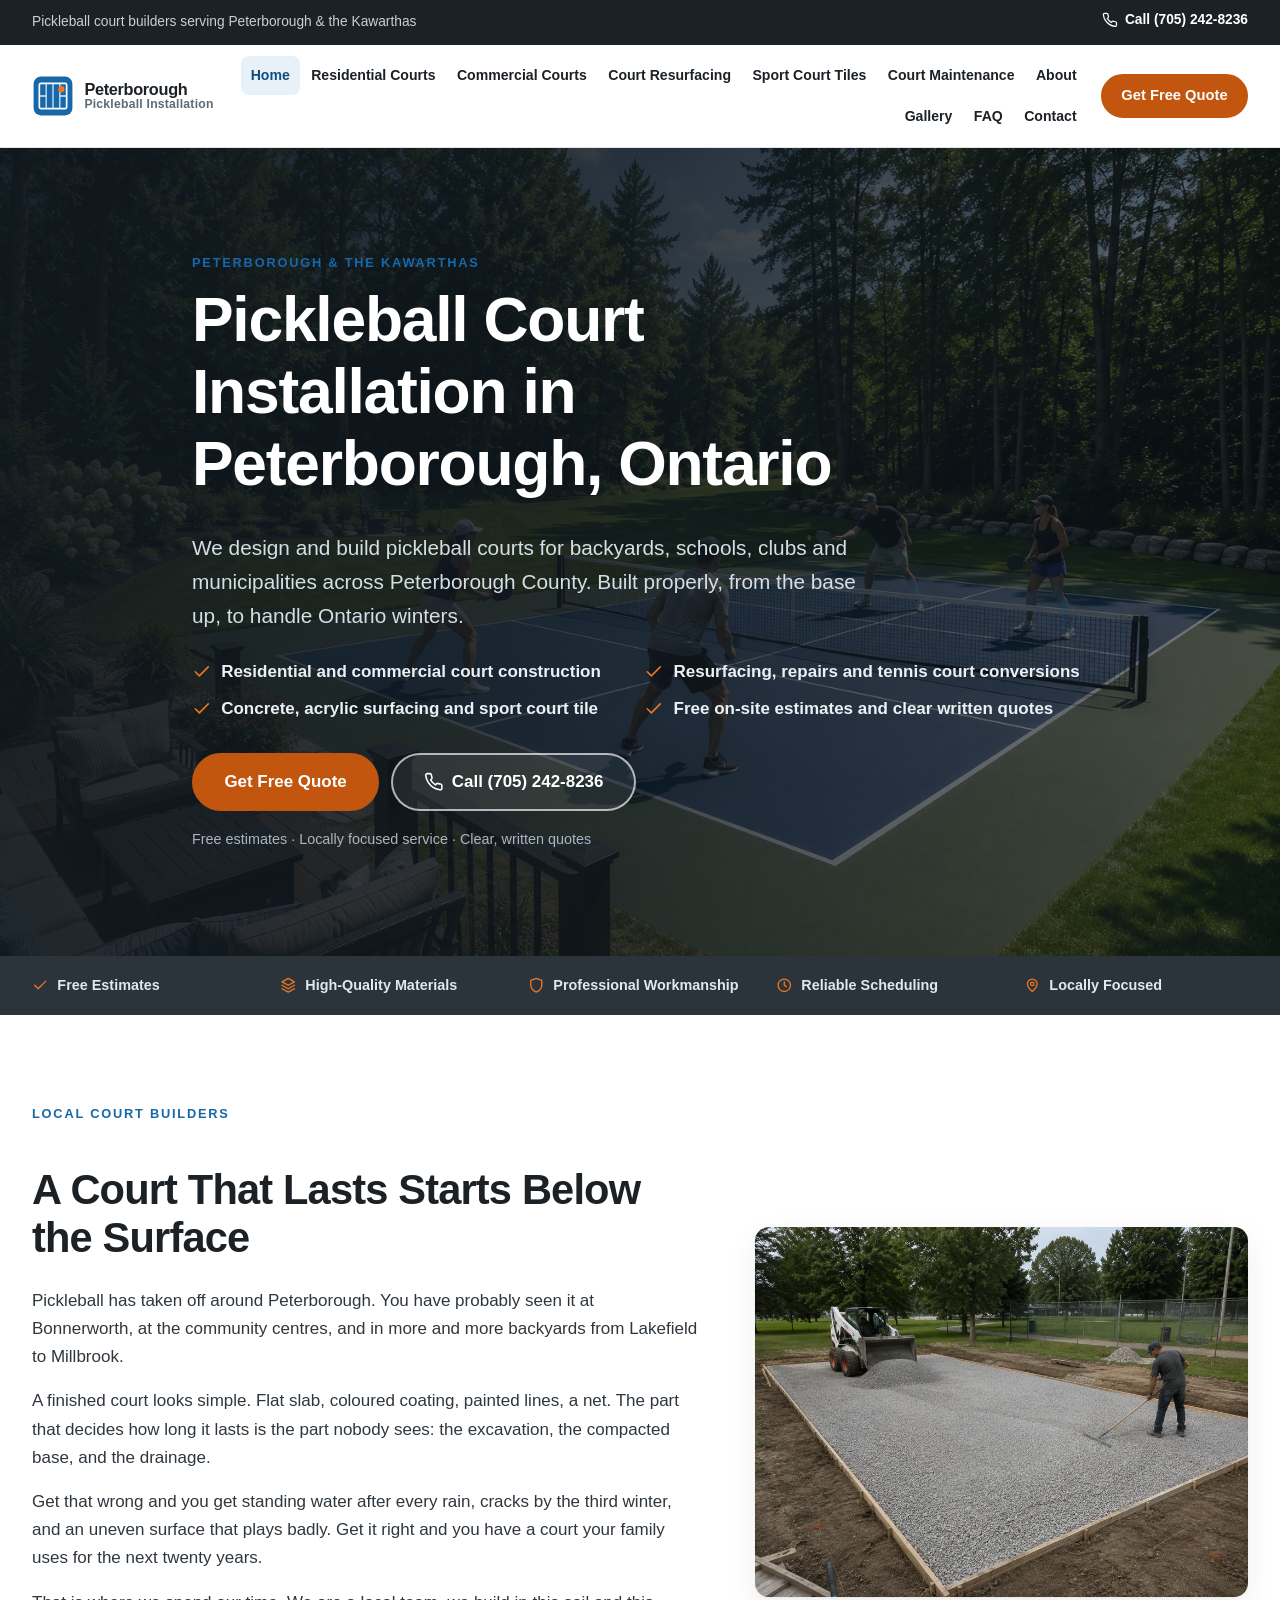
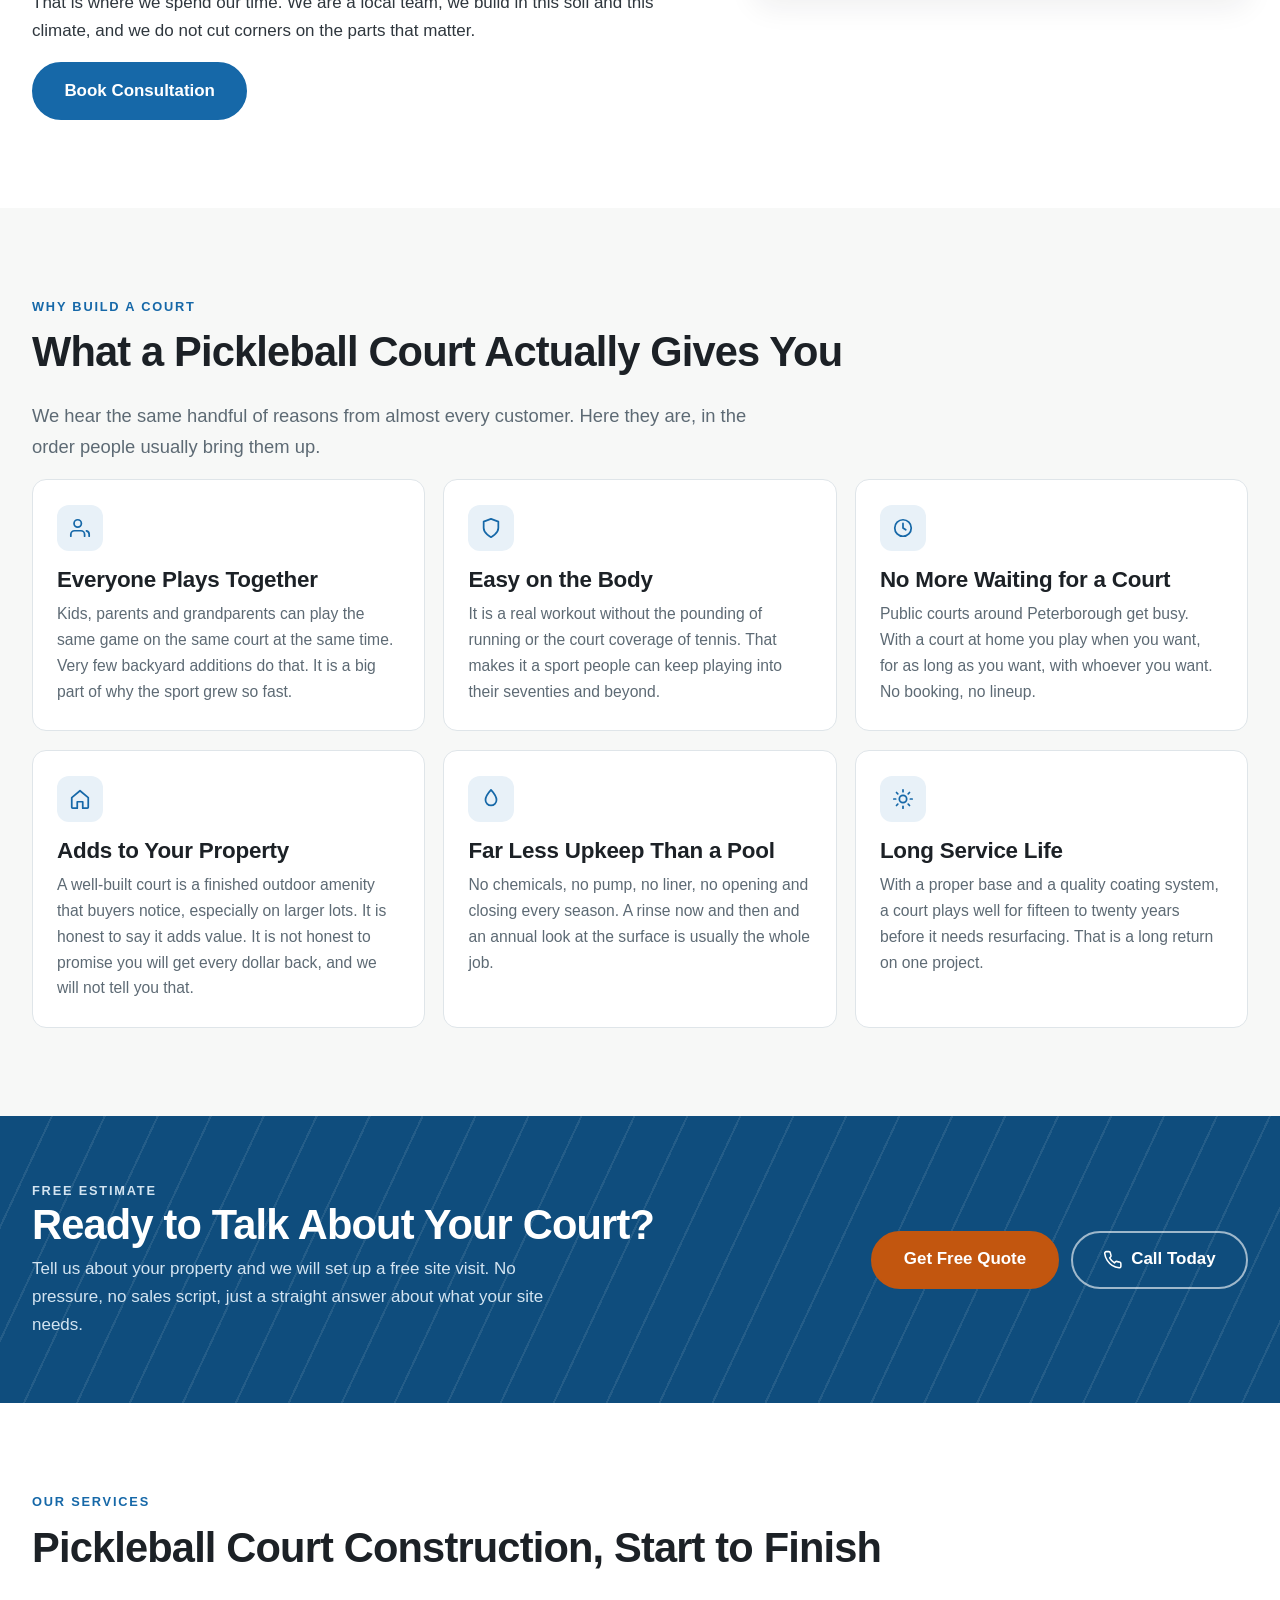
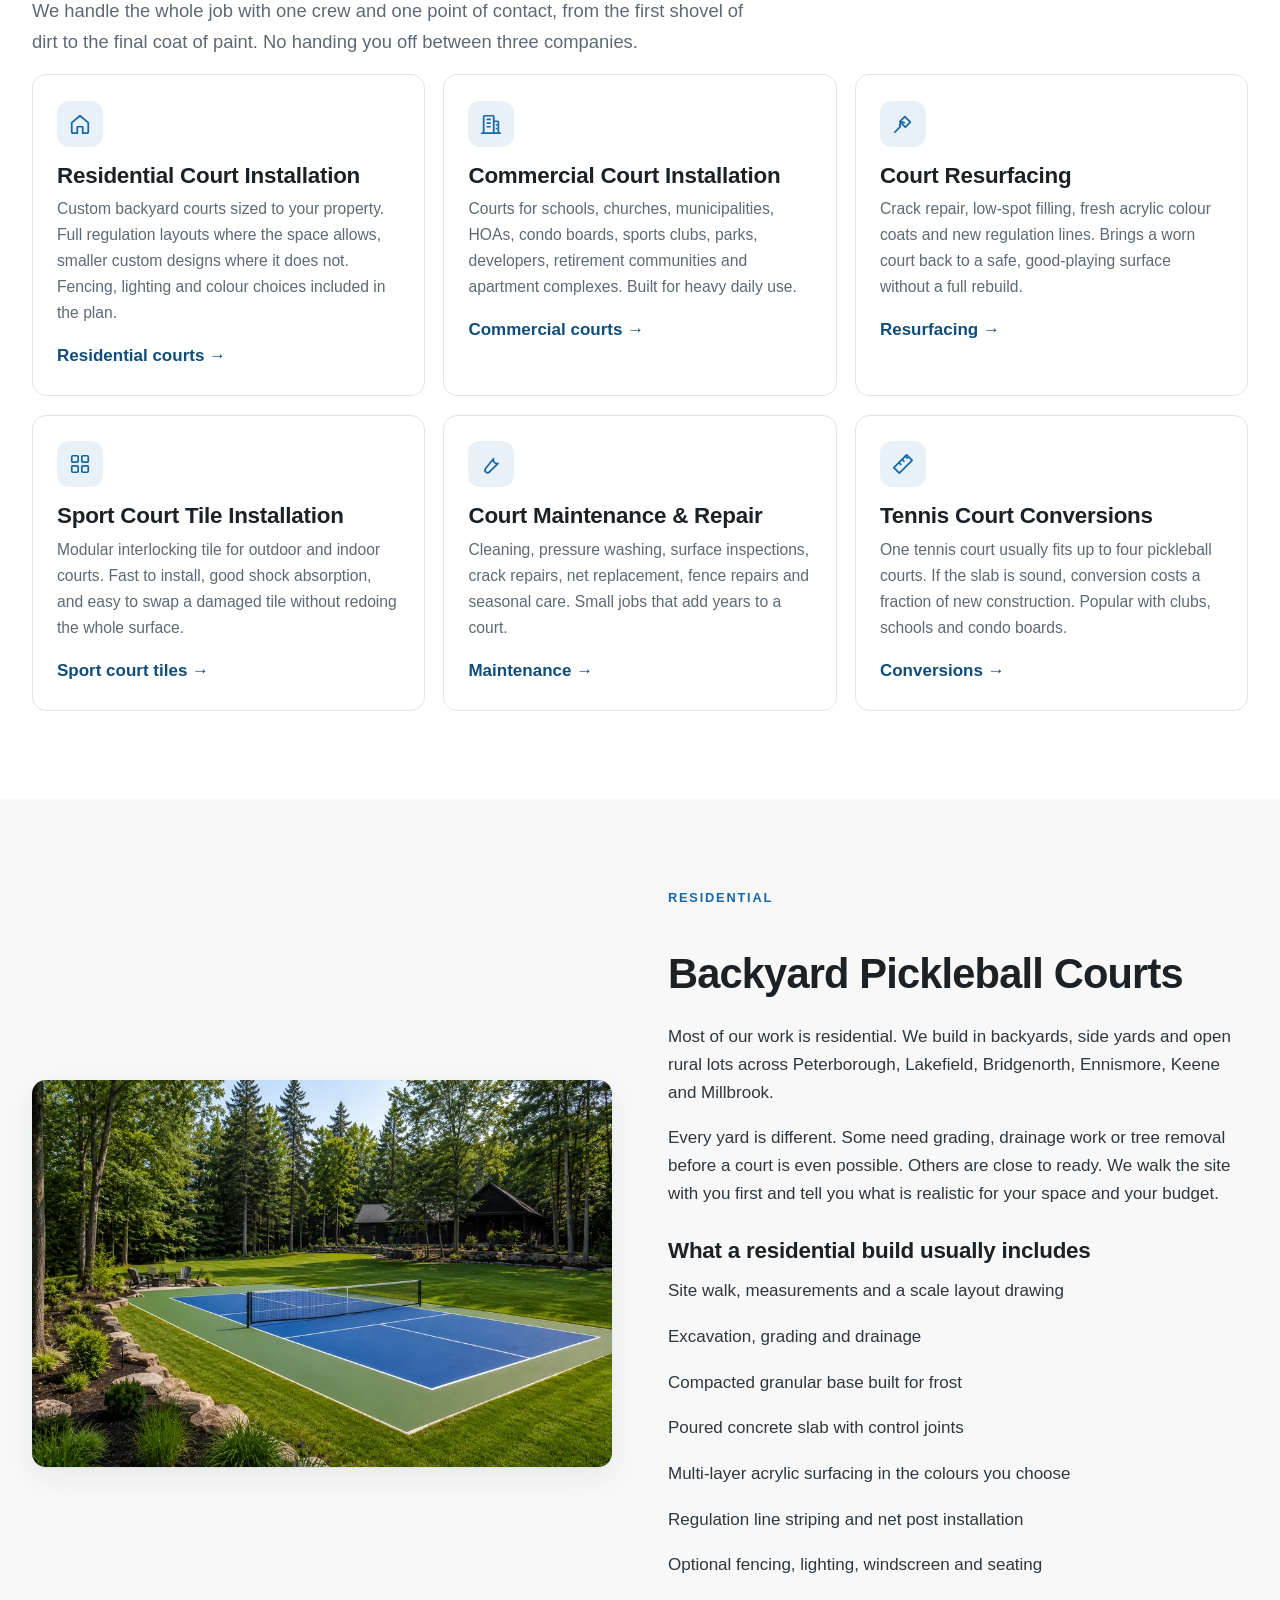
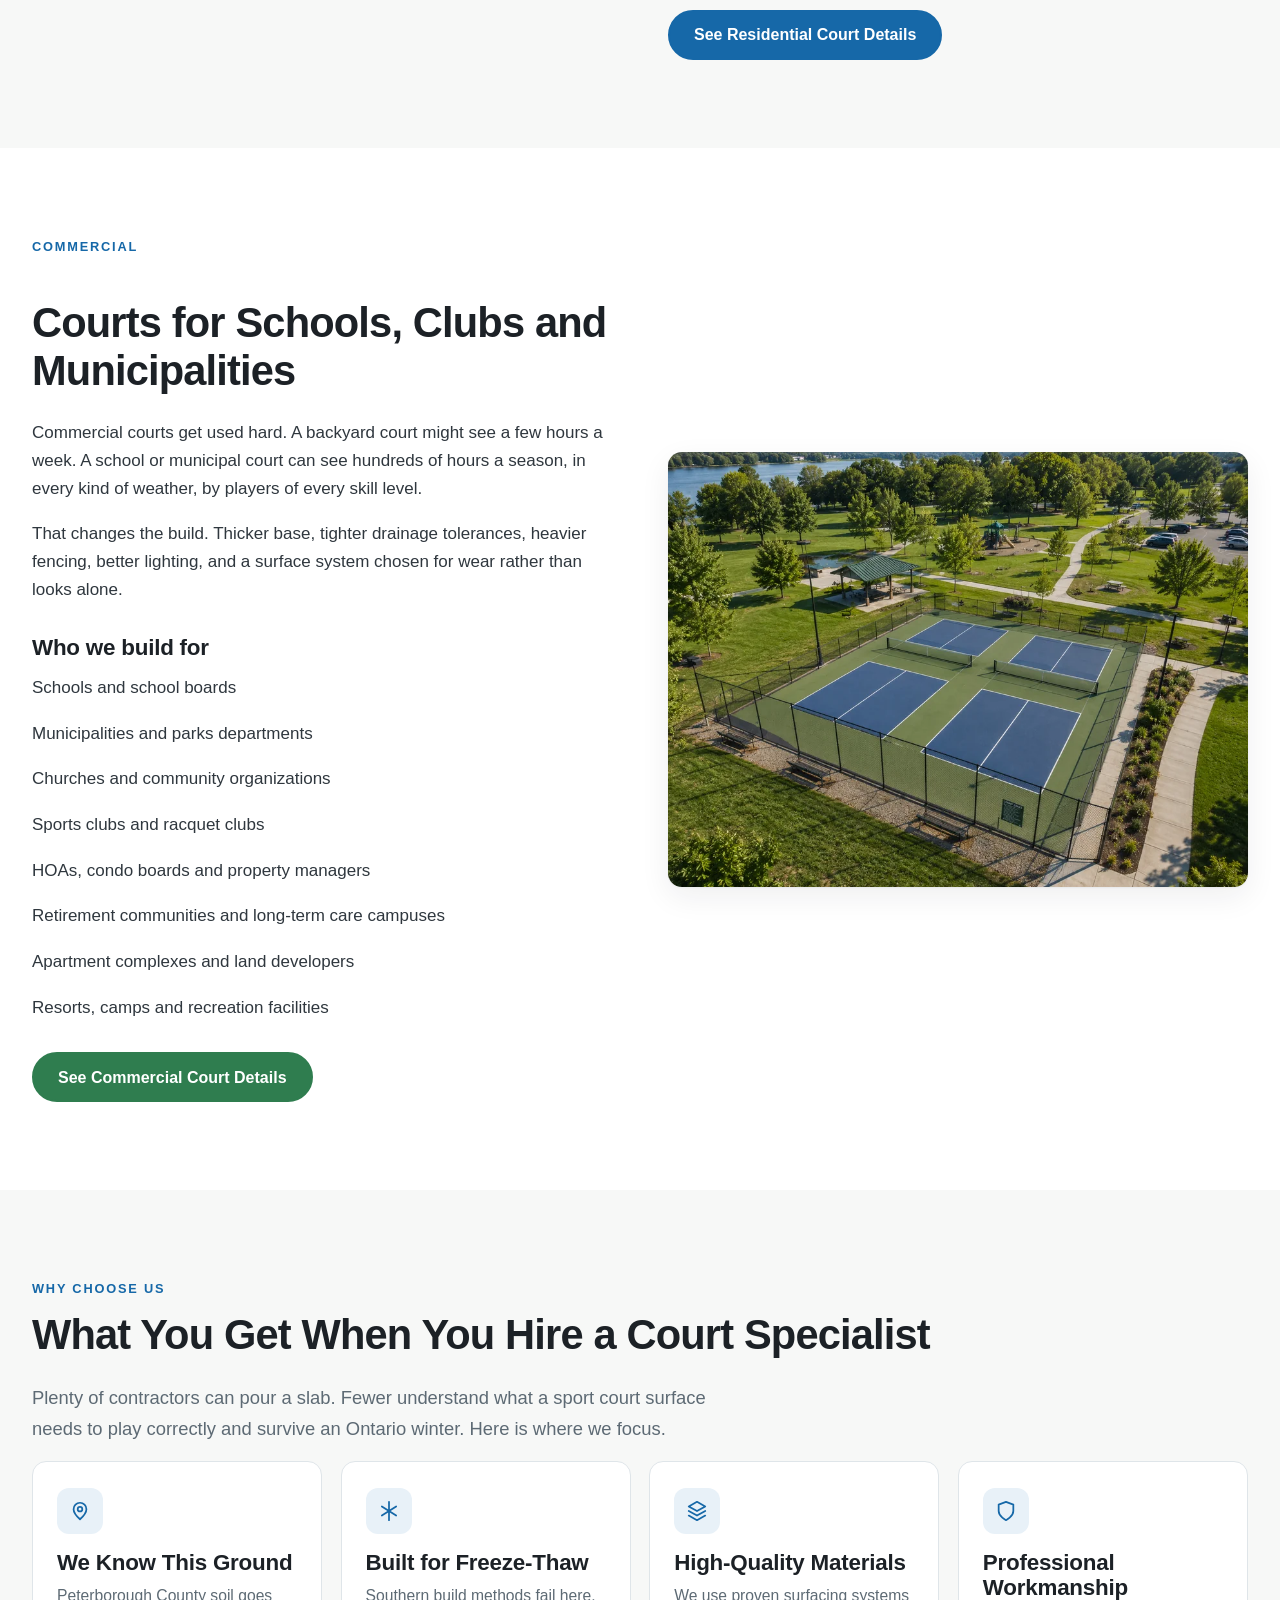
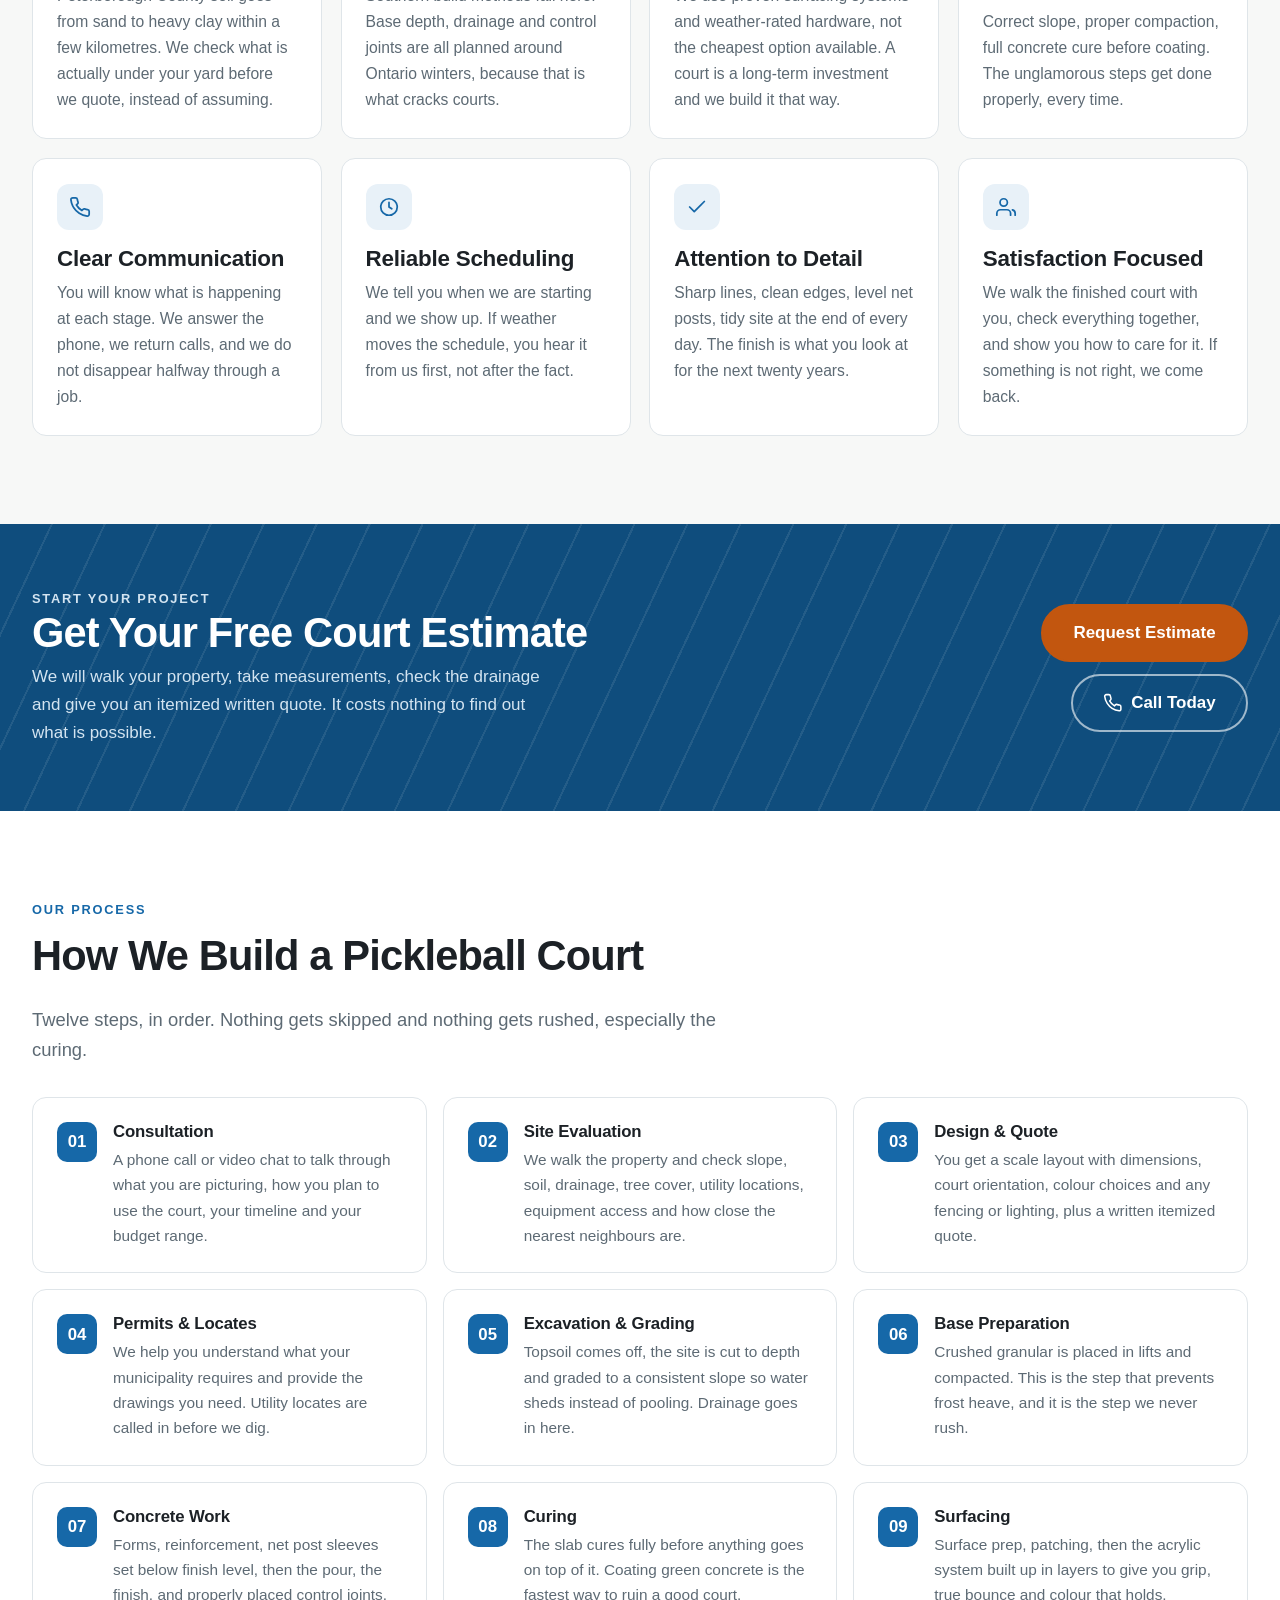
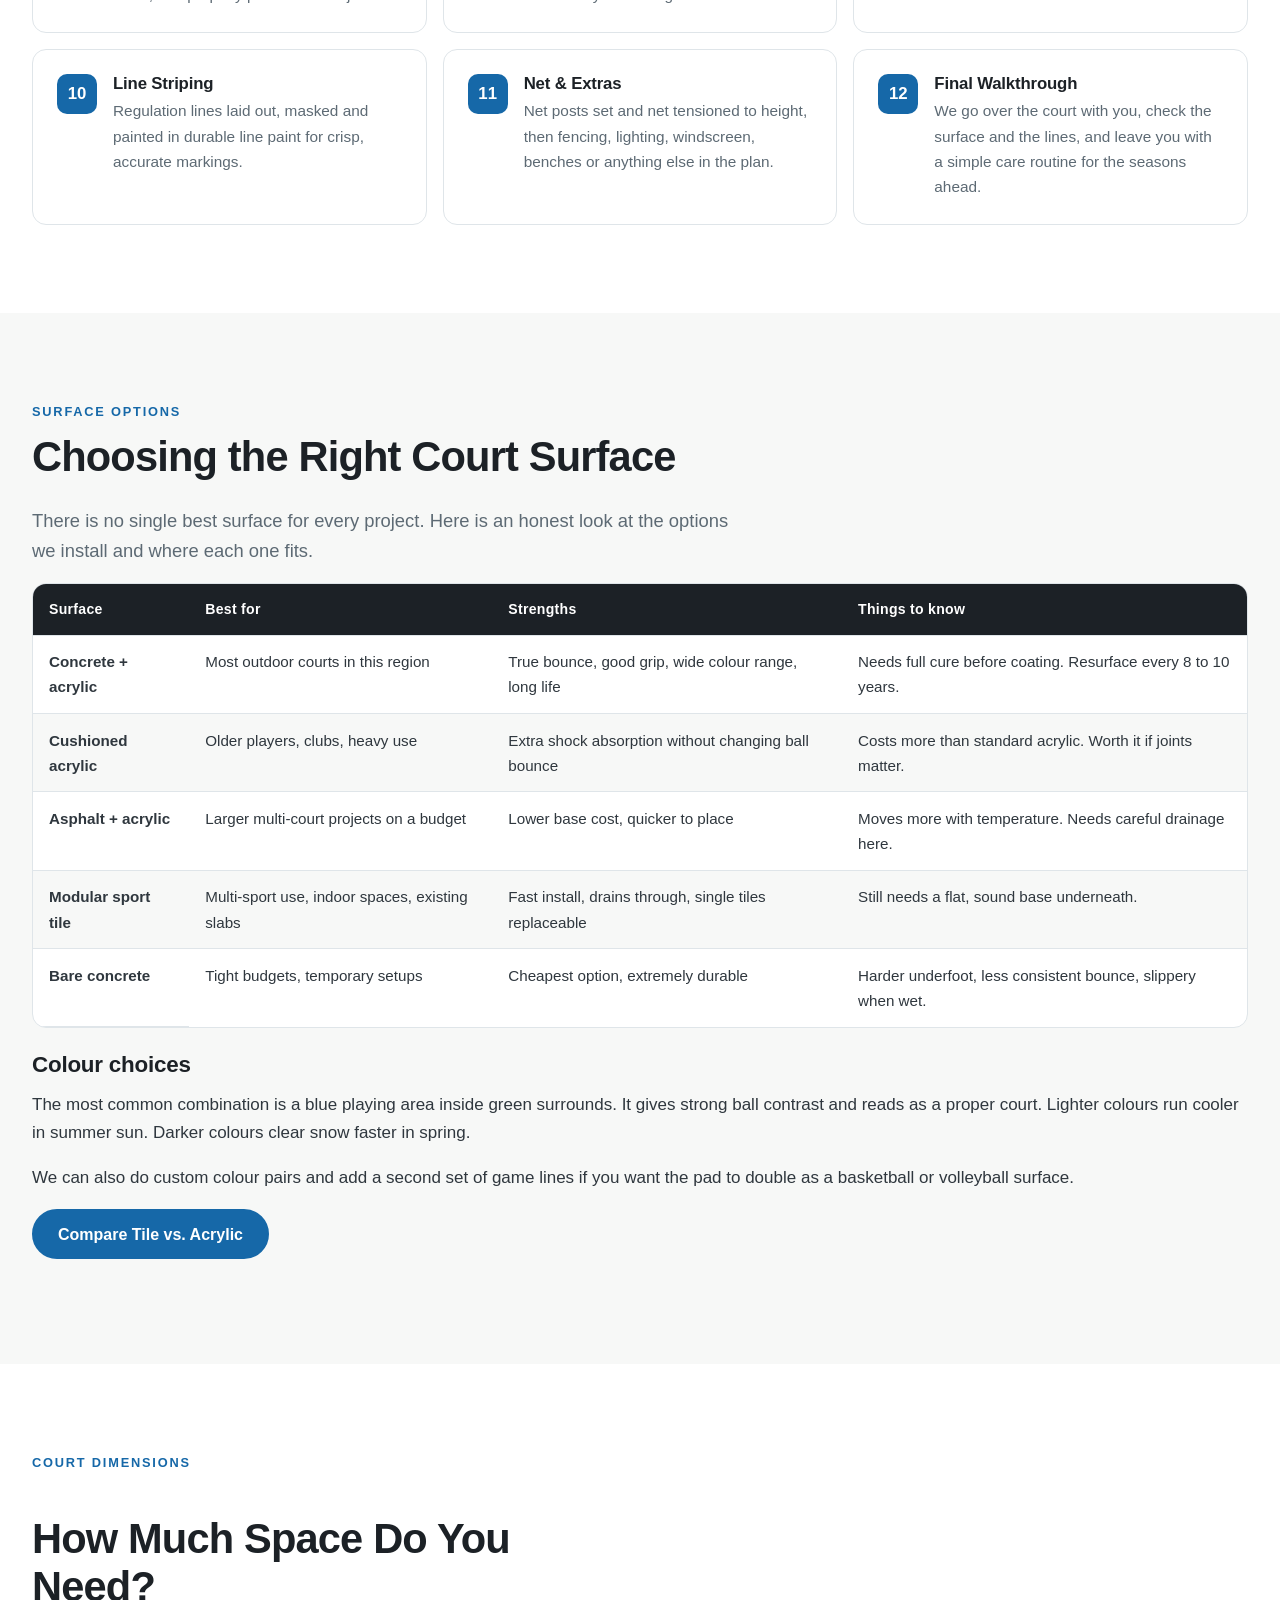
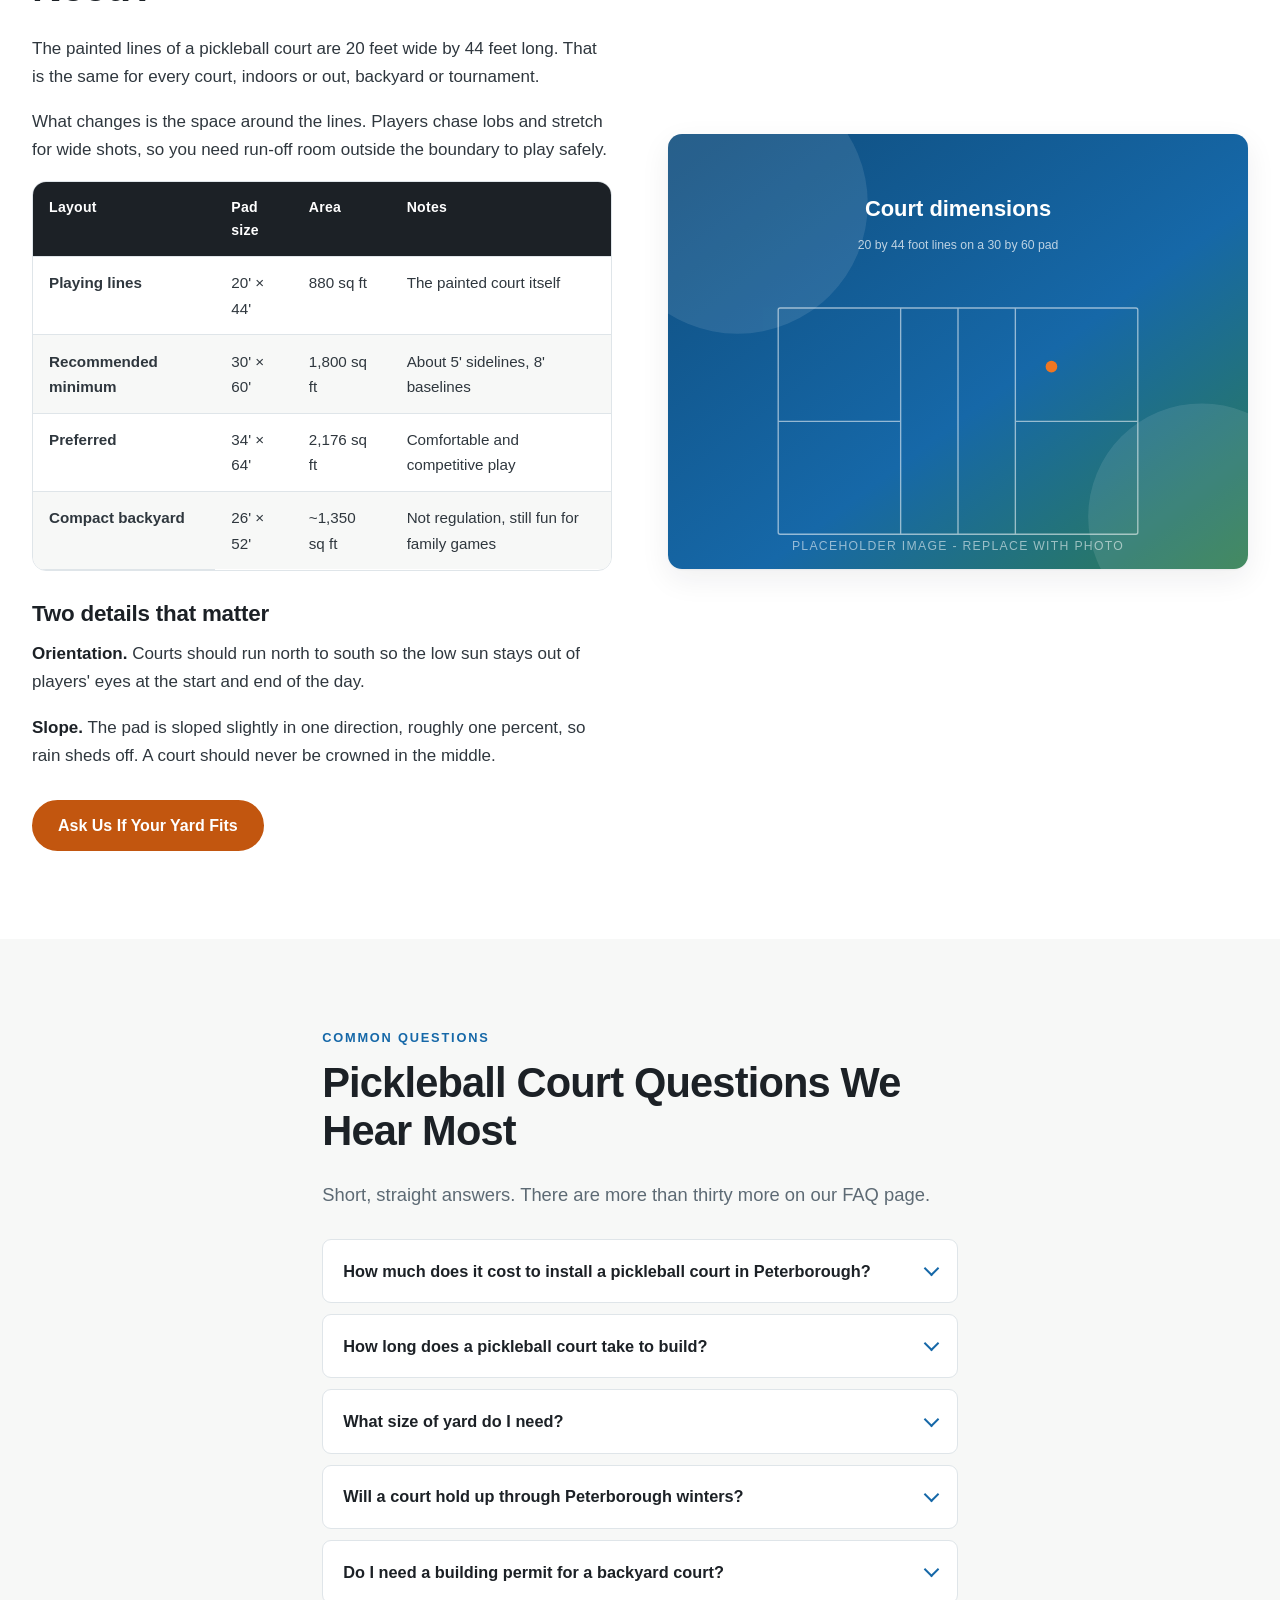
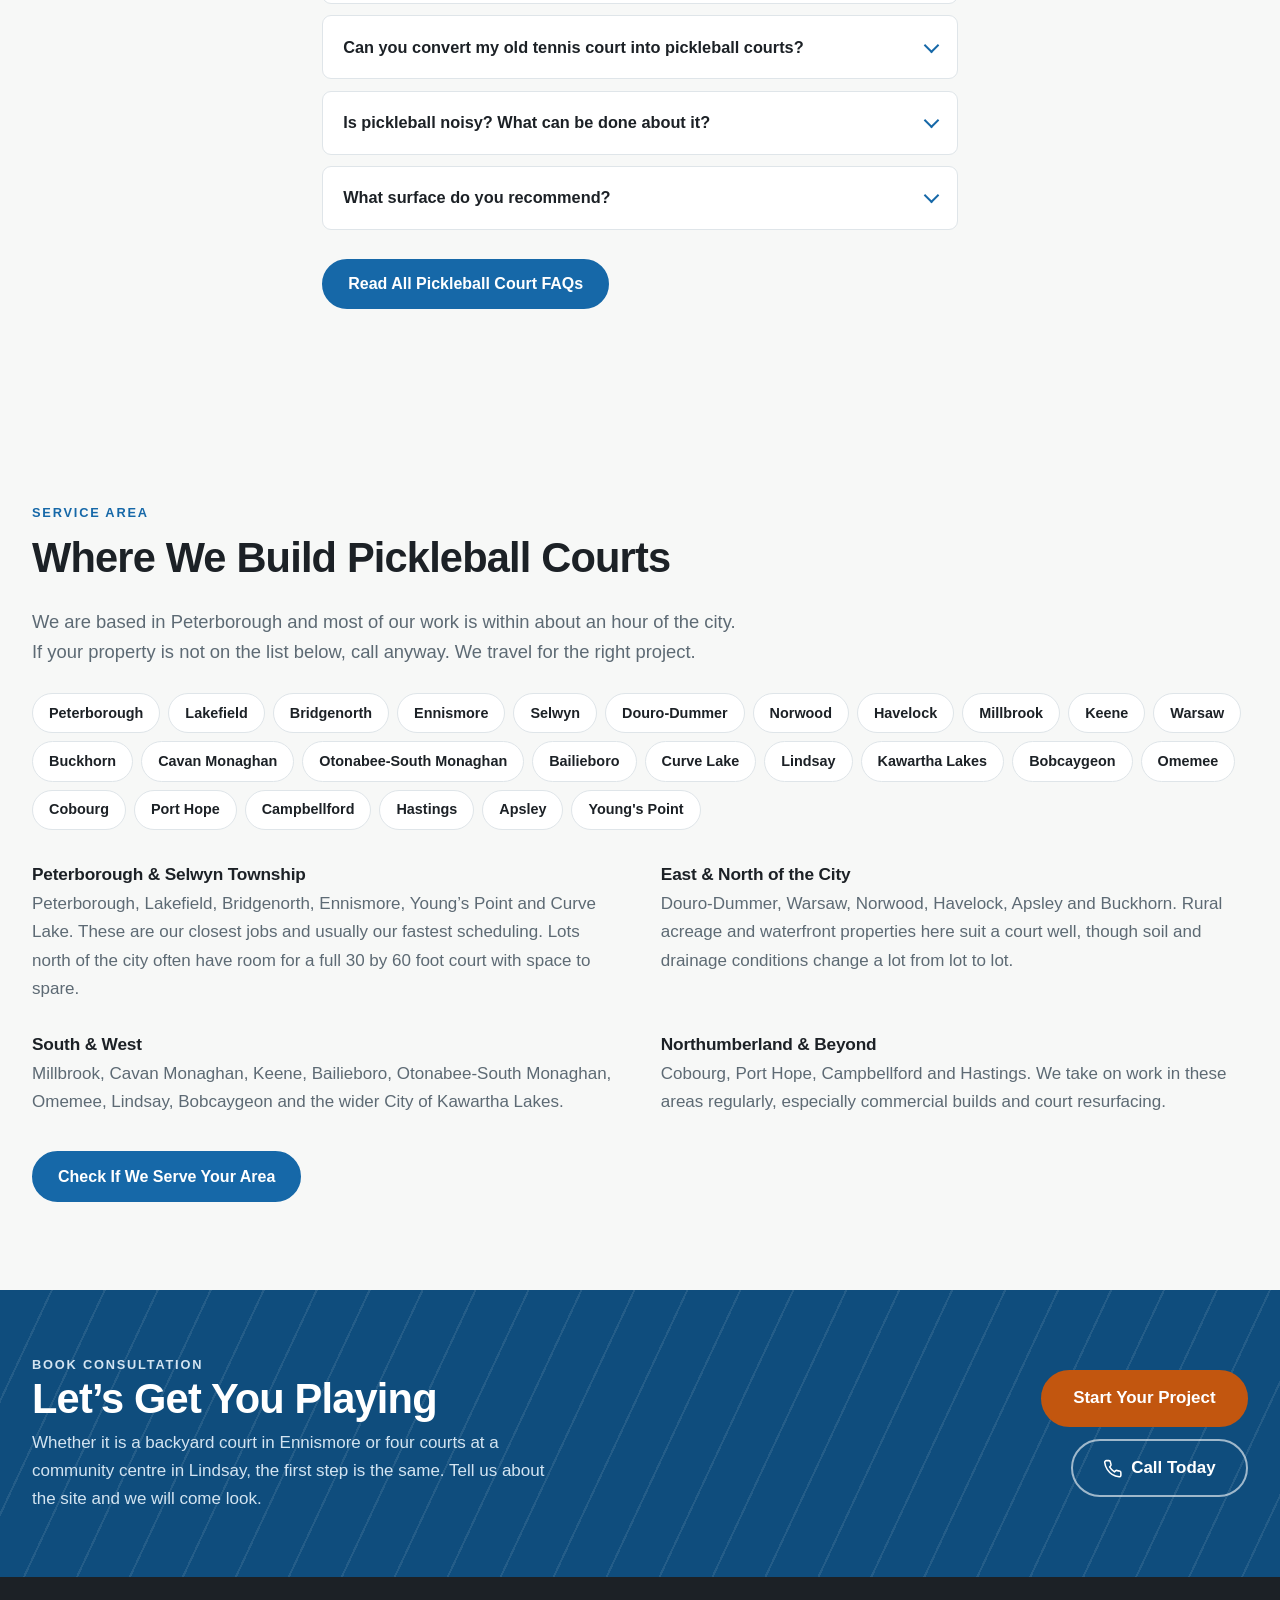
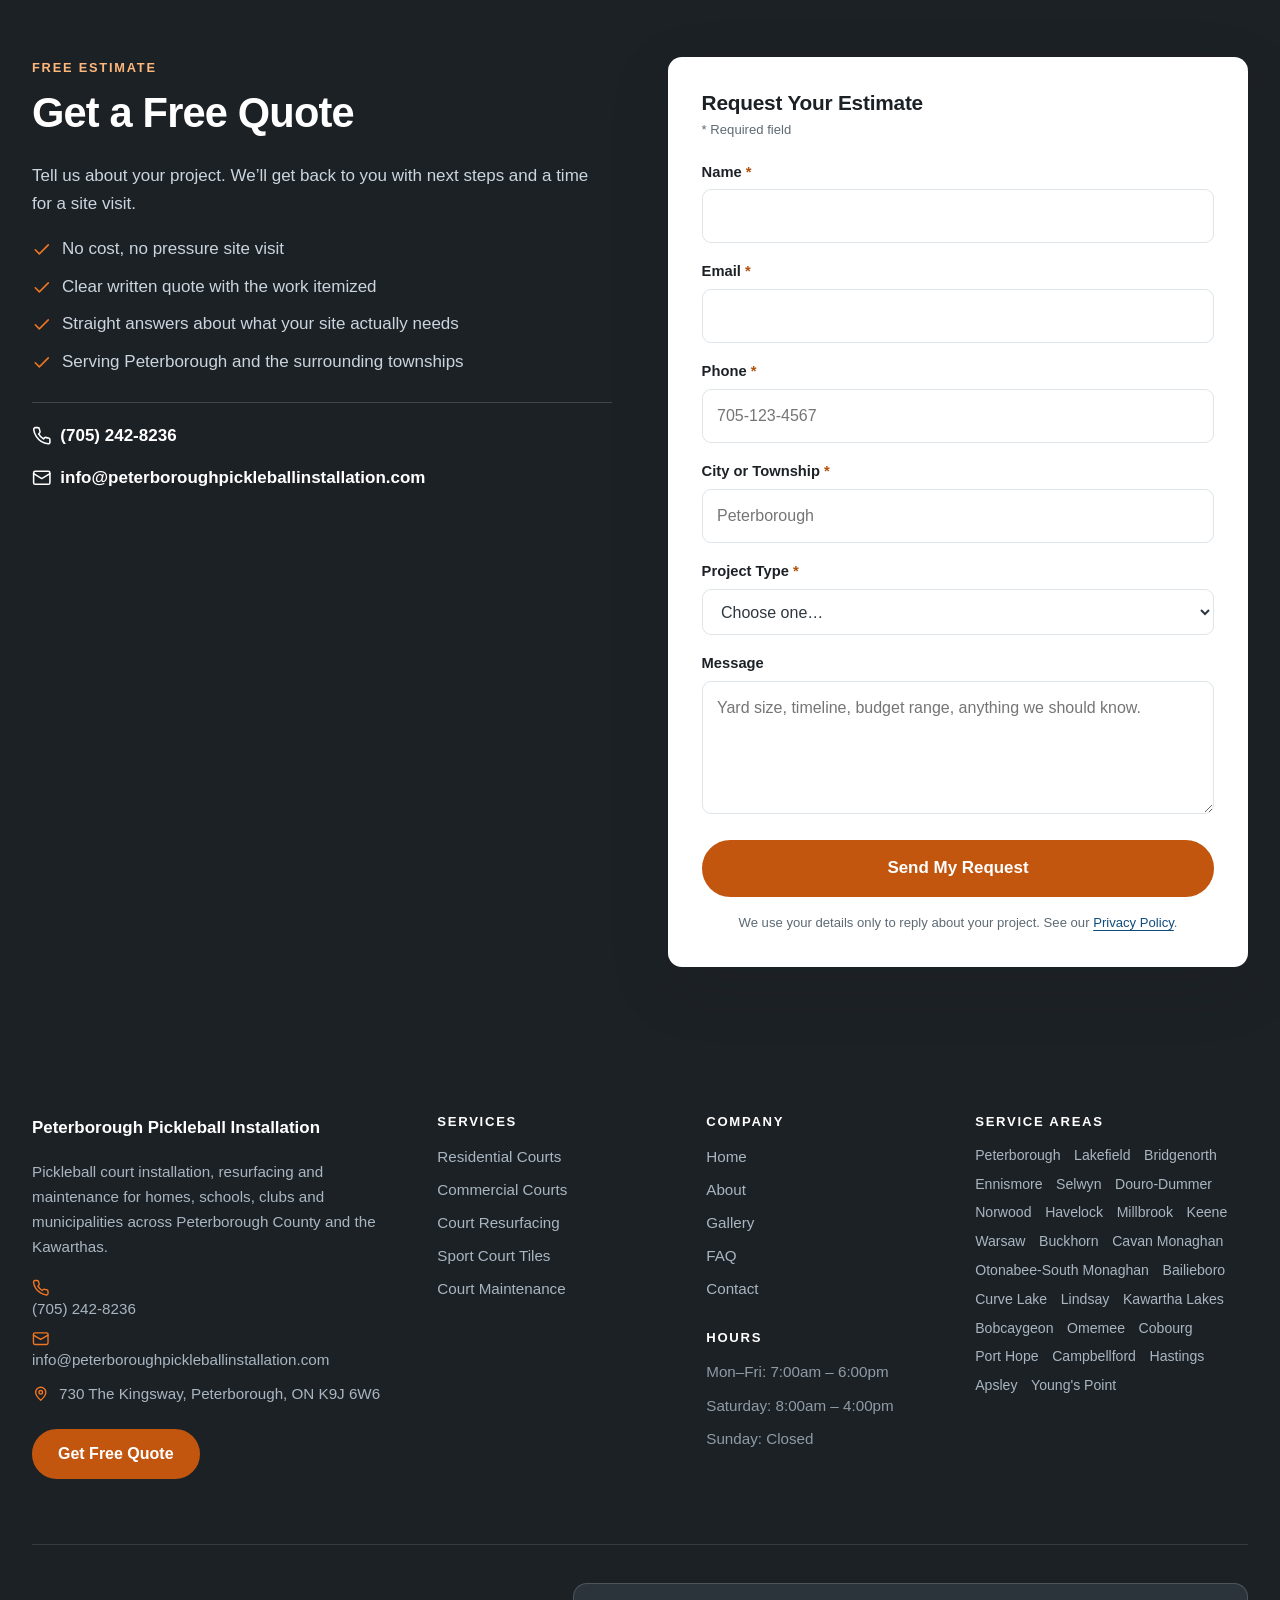
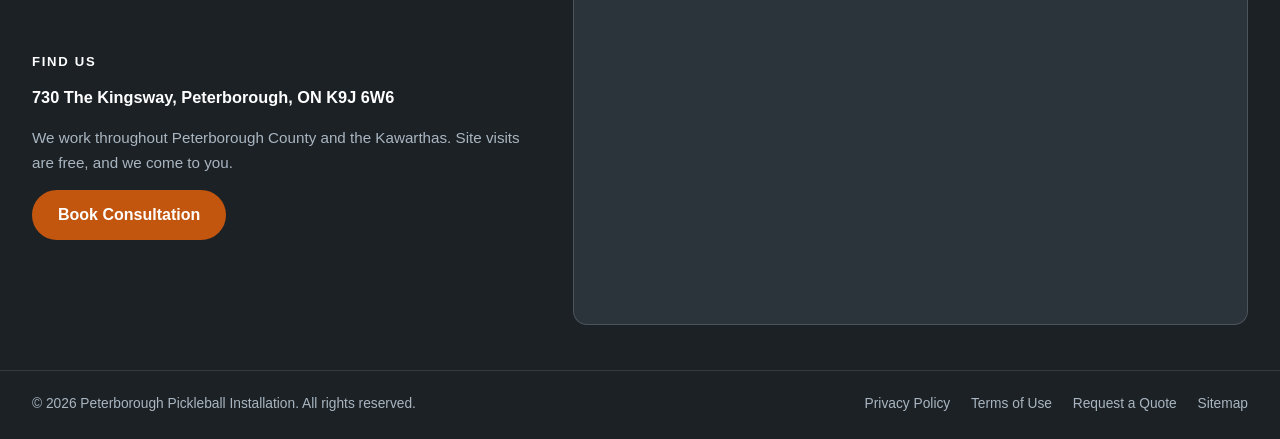
<file: index.html>
<!DOCTYPE html>
<html lang="en-CA">
<head>
<meta charset="utf-8">
<meta name="viewport" content="width=device-width, initial-scale=1">
<title>Pickleball Court Installation Peterborough, ON | Court Builders</title>
<meta name="description" content="Pickleball court installation in Peterborough, Ontario. Backyard and commercial court construction, resurfacing and sport court tiles. Free estimates. Call today.">
<link rel="canonical" href="https://peterboroughpickleballinstallation.com/">
<meta name="robots" content="index, follow, max-image-preview:large">
<meta name="theme-color" content="#1c2126">
<meta name="geo.region" content="CA-ON">
<meta name="geo.placename" content="Peterborough, Ontario">

<meta property="og:type" content="website">
<meta property="og:site_name" content="Peterborough Pickleball Installation">
<meta property="og:locale" content="en_CA">
<meta property="og:title" content="Pickleball Court Installation Peterborough, ON | Court Builders">
<meta property="og:description" content="Pickleball court installation in Peterborough, Ontario. Backyard and commercial court construction, resurfacing and sport court tiles. Free estimates. Call today.">
<meta property="og:url" content="https://peterboroughpickleballinstallation.com/">
<meta property="og:image" content="https://peterboroughpickleballinstallation.com/images/backyard-pickleball-court-doubles-game-peterborough-1536.jpg">
<meta name="twitter:card" content="summary_large_image">
<meta name="twitter:title" content="Pickleball Court Installation Peterborough, ON | Court Builders">
<meta name="twitter:description" content="Pickleball court installation in Peterborough, Ontario. Backyard and commercial court construction, resurfacing and sport court tiles. Free estimates. Call today.">
<meta name="twitter:image" content="https://peterboroughpickleballinstallation.com/images/backyard-pickleball-court-doubles-game-peterborough-1536.jpg">

<link rel="icon" href="favicon.svg" type="image/svg+xml">
<link rel="apple-touch-icon" href="images/icon-apple-touch-pickleball-court.svg">
<link rel="manifest" href="site.webmanifest">
<link rel="preload" href="css/styles.css" as="style">
<link rel="stylesheet" href="css/styles.css">
<script type="application/ld+json">{"@context": "https://schema.org", "@type": ["LocalBusiness", "GeneralContractor", "HomeAndConstructionBusiness"], "@id": "https://peterboroughpickleballinstallation.com/#business", "name": "Peterborough Pickleball Installation", "url": "https://peterboroughpickleballinstallation.com/", "telephone": "(705) 242-8236", "email": "info@peterboroughpickleballinstallation.com", "image": "https://peterboroughpickleballinstallation.com/images/og-pickleball-court-installation-peterborough.svg", "logo": "https://peterboroughpickleballinstallation.com/favicon.svg", "description": "Pickleball court installation, construction, resurfacing and maintenance for residential and commercial properties in Peterborough, Ontario and the surrounding Kawartha communities.", "priceRange": "$$$", "address": {"@type": "PostalAddress", "streetAddress": "730 The Kingsway", "addressLocality": "Peterborough", "addressRegion": "ON", "postalCode": "K9J 6W6", "addressCountry": "CA"}, "hasMap": "https://maps.google.com/?q=730+The+Kingsway,+Peterborough,+ON+K9J+6W6", "geo": {"@type": "GeoCoordinates", "latitude": 44.3091, "longitude": -78.3197}, "areaServed": [{"@type": "City", "name": "Peterborough"}, {"@type": "City", "name": "Lakefield"}, {"@type": "City", "name": "Bridgenorth"}, {"@type": "City", "name": "Ennismore"}, {"@type": "City", "name": "Selwyn"}, {"@type": "City", "name": "Douro-Dummer"}, {"@type": "City", "name": "Norwood"}, {"@type": "City", "name": "Havelock"}, {"@type": "City", "name": "Millbrook"}, {"@type": "City", "name": "Keene"}, {"@type": "City", "name": "Warsaw"}, {"@type": "City", "name": "Buckhorn"}, {"@type": "City", "name": "Cavan Monaghan"}, {"@type": "City", "name": "Otonabee-South Monaghan"}, {"@type": "City", "name": "Bailieboro"}, {"@type": "City", "name": "Curve Lake"}, {"@type": "City", "name": "Lindsay"}, {"@type": "City", "name": "Kawartha Lakes"}, {"@type": "City", "name": "Bobcaygeon"}, {"@type": "City", "name": "Omemee"}, {"@type": "City", "name": "Cobourg"}, {"@type": "City", "name": "Port Hope"}, {"@type": "City", "name": "Campbellford"}, {"@type": "City", "name": "Hastings"}, {"@type": "City", "name": "Apsley"}, {"@type": "City", "name": "Young's Point"}], "openingHoursSpecification": [{"@type": "OpeningHoursSpecification", "dayOfWeek": ["Monday", "Tuesday", "Wednesday", "Thursday", "Friday"], "opens": "07:00", "closes": "18:00"}, {"@type": "OpeningHoursSpecification", "dayOfWeek": ["Saturday"], "opens": "08:00", "closes": "16:00"}], "knowsAbout": ["Pickleball court installation", "Pickleball court construction", "Pickleball court resurfacing", "Sport court tile installation", "Acrylic sport surfacing", "Tennis court conversion", "Multi-sport court construction"], "hasOfferCatalog": {"@type": "OfferCatalog", "name": "Pickleball Court Services", "itemListElement": [{"@type": "Offer", "itemOffered": {"@type": "Service", "name": "Residential Pickleball Court Installation", "url": "https://peterboroughpickleballinstallation.com/residential-pickleball-court-installation.html"}}, {"@type": "Offer", "itemOffered": {"@type": "Service", "name": "Commercial Pickleball Court Installation", "url": "https://peterboroughpickleballinstallation.com/commercial-pickleball-court-installation.html"}}, {"@type": "Offer", "itemOffered": {"@type": "Service", "name": "Pickleball Court Resurfacing", "url": "https://peterboroughpickleballinstallation.com/pickleball-court-resurfacing.html"}}, {"@type": "Offer", "itemOffered": {"@type": "Service", "name": "Sport Court Tile Installation", "url": "https://peterboroughpickleballinstallation.com/sport-court-tile-installation.html"}}, {"@type": "Offer", "itemOffered": {"@type": "Service", "name": "Pickleball Court Maintenance", "url": "https://peterboroughpickleballinstallation.com/pickleball-court-maintenance.html"}}]}}</script><script type="application/ld+json">{"@context": "https://schema.org", "@type": "FAQPage", "mainEntity": [{"@type": "Question", "name": "How much does it cost to install a pickleball court in Peterborough?", "acceptedAnswer": {"@type": "Answer", "text": "Cost depends on the size of the court, the condition of your site, the surface you choose, and extras like fencing and lighting. A simple backyard court on flat, well-drained ground costs far less than a multi-court commercial build that needs heavy excavation. Rather than quote a number that turns out to be wrong, we walk your property, measure it, check the drainage, and give you an itemized written quote. The estimate is free and there is no obligation."}}, {"@type": "Question", "name": "How long does a pickleball court take to build?", "acceptedAnswer": {"@type": "Answer", "text": "Most residential courts take four to eight weeks from the first day of excavation to the day you play. The single biggest factor is concrete curing time. Concrete needs to cure properly before any acrylic coating goes down, and that step cannot be rushed without risking the surface. Commercial and multi-court projects usually run eight to twelve weeks or more, depending on size and site work."}}, {"@type": "Question", "name": "What size of yard do I need?", "acceptedAnswer": {"@type": "Answer", "text": "A regulation playing area is 20 by 44 feet. The recommended pad around it is 30 by 60 feet, which gives about five feet on the sidelines and eight feet behind each baseline. That is 1,800 square feet in total. If your yard cannot fit that, we can design a smaller court that still plays well for family games. We will tell you honestly what will and will not work in your space."}}, {"@type": "Question", "name": "Will a court hold up through Peterborough winters?", "acceptedAnswer": {"@type": "Answer", "text": "Yes, when it is built for this climate. Freeze-thaw cycles and clay soil are the two things that destroy courts built with southern methods. We use a deeper compacted granular base, plan drainage carefully, and place control joints so the slab can move without cracking. This is the part of the job nobody sees and the part that decides whether your court lasts five years or twenty."}}, {"@type": "Question", "name": "Do I need a building permit for a backyard court?", "acceptedAnswer": {"@type": "Answer", "text": "It depends on your municipality and what you are adding. The slab itself may or may not require a permit. Fencing over a certain height, lighting, and electrical work usually do. Zoning rules on setbacks and rear yard coverage apply even when no permit is needed. We help you understand what applies to your property before any work starts, and we provide the drawings and dimensions you need for an application."}}, {"@type": "Question", "name": "Can you convert my old tennis court into pickleball courts?", "acceptedAnswer": {"@type": "Answer", "text": "Yes, and it is one of the best value projects in this business. A standard tennis court has room for up to four pickleball courts. If the existing slab is sound, we repair cracks, resurface, and stripe the new lines. That costs a fraction of a new build. We do these for private homes, clubs, schools and condo boards across the region."}}, {"@type": "Question", "name": "Is pickleball noisy? What can be done about it?", "acceptedAnswer": {"@type": "Answer", "text": "Pickleball does make a sharp, repetitive sound that carries further than people expect. It is the most common complaint neighbours raise, and in Ontario it has led to real disputes and court closures. The good news is that it can be managed. Where we place the court matters most. Beyond that, acoustic barrier panels on the fence, a planted buffer, and quieter paddles and balls all help. We raise this early rather than leaving you to find out later."}}, {"@type": "Question", "name": "What surface do you recommend?", "acceptedAnswer": {"@type": "Answer", "text": "For most outdoor courts in this area, a poured concrete slab with a multi-layer acrylic coating is the best combination of playability, appearance and lifespan. Cushioned acrylic is worth considering if joint comfort matters to the people using it. Modular sport tile is a strong option for multi-sport use, indoor spaces, or when you already have a sound slab to build on."}}]}</script><script type="application/ld+json">{"@context": "https://schema.org", "@type": "BreadcrumbList", "itemListElement": [{"@type": "ListItem", "position": 1, "name": "Home", "item": "https://peterboroughpickleballinstallation.com/"}]}</script><script type="application/ld+json">{"@context":"https://schema.org","@type":"WebSite","name":"Peterborough Pickleball Installation","url":"https://peterboroughpickleballinstallation.com/"}</script>
</head>
<body>
<a class="skip-link" href="#main">Skip to main content</a>

<div class="topbar">
  <div class="wrap topbar__in">
    <p class="topbar__msg">Pickleball court builders serving Peterborough &amp; the Kawarthas</p>
    <p class="topbar__act"><a href="tel:+17052428236"><svg class="ic" viewBox="0 0 24 24" fill="none" stroke="currentColor" stroke-width="1.9" stroke-linecap="round" stroke-linejoin="round" aria-hidden="true" focusable="false"><path d="M22 16.9v3a2 2 0 0 1-2.2 2 19.8 19.8 0 0 1-8.6-3.1 19.5 19.5 0 0 1-6-6A19.8 19.8 0 0 1 2.1 4.2 2 2 0 0 1 4.1 2h3a2 2 0 0 1 2 1.7c.1 1 .3 1.9.7 2.8a2 2 0 0 1-.5 2.1L8.1 9.8a16 16 0 0 0 6 6l1.2-1.2a2 2 0 0 1 2.1-.5c.9.4 1.8.6 2.8.7a2 2 0 0 1 1.8 2.1z"/></svg><span>Call (705) 242-8236</span></a></p>
  </div>
</div>

<header class="site-head" id="siteHead">
  <div class="wrap site-head__in">
    <a class="brand" href="index.html" aria-label="Peterborough Pickleball Installation home">
      <span class="brand__mark" aria-hidden="true">
        <svg viewBox="0 0 40 40" fill="none" aria-hidden="true">
          <rect x="1.5" y="1.5" width="37" height="37" rx="7" fill="#1668a8"/>
          <rect x="7" y="8" width="26" height="24" rx="1.5" stroke="#ffffff" stroke-width="1.6"/>
          <path d="M20 8v24M13.5 8v24M26.5 8v24M7 20h6.5M26.5 20H33" stroke="#ffffff" stroke-width="1.2" opacity=".85"/>
          <circle cx="28" cy="13.5" r="3" fill="#ef7622"/>
        </svg>
      </span>
      <span class="brand__txt"><strong>Peterborough</strong><span>Pickleball Installation</span></span>
    </a>

    <button class="navtoggle" id="navToggle" aria-expanded="false" aria-controls="primaryNav">
      <span class="navtoggle__bars" aria-hidden="true"><i></i><i></i><i></i></span>
      <span class="navtoggle__label">Menu</span>
    </button>

    <nav class="nav" id="primaryNav" aria-label="Primary">
      <ul class="nav__list"><li><a href="index.html" aria-current="page" class="is-active">Home</a></li><li><a href="residential-pickleball-court-installation.html">Residential Courts</a></li><li><a href="commercial-pickleball-court-installation.html">Commercial Courts</a></li><li><a href="pickleball-court-resurfacing.html">Court Resurfacing</a></li><li><a href="sport-court-tile-installation.html">Sport Court Tiles</a></li><li><a href="pickleball-court-maintenance.html">Court Maintenance</a></li><li><a href="about.html">About</a></li><li><a href="gallery.html">Gallery</a></li><li><a href="faq.html">FAQ</a></li><li><a href="contact.html">Contact</a></li></ul>
      <div class="nav__cta">
        <a class="btn btn--ghost" href="tel:+17052428236"><svg class="ic" viewBox="0 0 24 24" fill="none" stroke="currentColor" stroke-width="1.9" stroke-linecap="round" stroke-linejoin="round" aria-hidden="true" focusable="false"><path d="M22 16.9v3a2 2 0 0 1-2.2 2 19.8 19.8 0 0 1-8.6-3.1 19.5 19.5 0 0 1-6-6A19.8 19.8 0 0 1 2.1 4.2 2 2 0 0 1 4.1 2h3a2 2 0 0 1 2 1.7c.1 1 .3 1.9.7 2.8a2 2 0 0 1-.5 2.1L8.1 9.8a16 16 0 0 0 6 6l1.2-1.2a2 2 0 0 1 2.1-.5c.9.4 1.8.6 2.8.7a2 2 0 0 1 1.8 2.1z"/></svg> Call Today</a>
        <a class="btn btn--orange" href="contact.html#quote">Get Free Quote</a>
      </div>
    </nav>
  </div>
</header>
<main id="main">

<section class="hero hero--blue">
  <div class="hero__media">
    <picture><source type="image/webp" sizes="100vw" srcset="images/backyard-pickleball-court-doubles-game-peterborough-900.webp 900w, images/backyard-pickleball-court-doubles-game-peterborough-1536.webp 1536w"><img src="images/backyard-pickleball-court-doubles-game-peterborough-900.jpg" sizes="100vw" srcset="images/backyard-pickleball-court-doubles-game-peterborough-900.jpg 900w, images/backyard-pickleball-court-doubles-game-peterborough-1536.jpg 1536w" alt="Four people playing doubles on a blue and green backyard pickleball court in Peterborough, Ontario" width="1536" height="1024" fetchpriority="high" decoding="async"></picture>
  </div>
  <div class="wrap hero__in">
    <p class="eyebrow">Peterborough &amp; the Kawarthas</p>
    <h1>Pickleball Court Installation in Peterborough, Ontario</h1>
    <p class="hero__sub">We design and build pickleball courts for backyards, schools, clubs and municipalities across Peterborough County. Built properly, from the base up, to handle Ontario winters.</p>
    <ul class="hero__pts"><li><svg class="ic" viewBox="0 0 24 24" fill="none" stroke="currentColor" stroke-width="1.9" stroke-linecap="round" stroke-linejoin="round" aria-hidden="true" focusable="false"><path d="M20 6 9 17l-5-5"/></svg><span>Residential and commercial court construction</span></li><li><svg class="ic" viewBox="0 0 24 24" fill="none" stroke="currentColor" stroke-width="1.9" stroke-linecap="round" stroke-linejoin="round" aria-hidden="true" focusable="false"><path d="M20 6 9 17l-5-5"/></svg><span>Resurfacing, repairs and tennis court conversions</span></li><li><svg class="ic" viewBox="0 0 24 24" fill="none" stroke="currentColor" stroke-width="1.9" stroke-linecap="round" stroke-linejoin="round" aria-hidden="true" focusable="false"><path d="M20 6 9 17l-5-5"/></svg><span>Concrete, acrylic surfacing and sport court tile</span></li><li><svg class="ic" viewBox="0 0 24 24" fill="none" stroke="currentColor" stroke-width="1.9" stroke-linecap="round" stroke-linejoin="round" aria-hidden="true" focusable="false"><path d="M20 6 9 17l-5-5"/></svg><span>Free on-site estimates and clear written quotes</span></li></ul>
    <p class="hero__btns">
      <a class="btn btn--orange btn--lg" href="contact.html#quote">Get Free Quote</a>
      <a class="btn btn--outline btn--lg" href="tel:+17052428236"><svg class="ic" viewBox="0 0 24 24" fill="none" stroke="currentColor" stroke-width="1.9" stroke-linecap="round" stroke-linejoin="round" aria-hidden="true" focusable="false"><path d="M22 16.9v3a2 2 0 0 1-2.2 2 19.8 19.8 0 0 1-8.6-3.1 19.5 19.5 0 0 1-6-6A19.8 19.8 0 0 1 2.1 4.2 2 2 0 0 1 4.1 2h3a2 2 0 0 1 2 1.7c.1 1 .3 1.9.7 2.8a2 2 0 0 1-.5 2.1L8.1 9.8a16 16 0 0 0 6 6l1.2-1.2a2 2 0 0 1 2.1-.5c.9.4 1.8.6 2.8.7a2 2 0 0 1 1.8 2.1z"/></svg> Call (705) 242-8236</a>
    </p>
    <p class="hero__note">Free estimates &middot; Locally focused service &middot; Clear, written quotes</p>
  </div>
</section>
<section class="trustbar" aria-label="What we stand for"><div class="wrap"><ul><li><svg class="ic" viewBox="0 0 24 24" fill="none" stroke="currentColor" stroke-width="1.9" stroke-linecap="round" stroke-linejoin="round" aria-hidden="true" focusable="false"><path d="M20 6 9 17l-5-5"/></svg><span>Free Estimates</span></li><li><svg class="ic" viewBox="0 0 24 24" fill="none" stroke="currentColor" stroke-width="1.9" stroke-linecap="round" stroke-linejoin="round" aria-hidden="true" focusable="false"><path d="m12 2 9 5-9 5-9-5z"/><path d="m3 12 9 5 9-5"/><path d="m3 17 9 5 9-5"/></svg><span>High-Quality Materials</span></li><li><svg class="ic" viewBox="0 0 24 24" fill="none" stroke="currentColor" stroke-width="1.9" stroke-linecap="round" stroke-linejoin="round" aria-hidden="true" focusable="false"><path d="M12 22s8-4 8-10V5l-8-3-8 3v7c0 6 8 10 8 10z"/></svg><span>Professional Workmanship</span></li><li><svg class="ic" viewBox="0 0 24 24" fill="none" stroke="currentColor" stroke-width="1.9" stroke-linecap="round" stroke-linejoin="round" aria-hidden="true" focusable="false"><circle cx="12" cy="12" r="9"/><path d="M12 7v5l3 2"/></svg><span>Reliable Scheduling</span></li><li><svg class="ic" viewBox="0 0 24 24" fill="none" stroke="currentColor" stroke-width="1.9" stroke-linecap="round" stroke-linejoin="round" aria-hidden="true" focusable="false"><path d="M12 21s7-6.3 7-11a7 7 0 1 0-14 0c0 4.7 7 11 7 11z"/><circle cx="12" cy="10" r="2.5"/></svg><span>Locally Focused</span></li></ul></div></section>
<section class="sec" aria-labelledby="intro-h">
  <div class="wrap split split--wide-left">
    <div class="split__body prose">
      <p class="eyebrow">Local Court Builders</p>
      <h2 id="intro-h">A Court That Lasts Starts Below the Surface</h2>
      <p>Pickleball has taken off around Peterborough. You have probably seen it at Bonnerworth,
         at the community centres, and in more and more backyards from Lakefield to Millbrook.</p>
      <p>A finished court looks simple. Flat slab, coloured coating, painted lines, a net. The
         part that decides how long it lasts is the part nobody sees: the excavation, the
         compacted base, and the drainage.</p>
      <p>Get that wrong and you get standing water after every rain, cracks by the third winter,
         and an uneven surface that plays badly. Get it right and you have a court your family
         uses for the next twenty years.</p>
      <p>That is where we spend our time. We are a local team, we build in this soil and this
         climate, and we do not cut corners on the parts that matter.</p>
      <p><a class="btn btn--blue btn--lg" href="contact.html#quote">Book Consultation</a></p>
    </div>
    <div class="split__media">
<picture><source type="image/webp" sizes="(min-width: 900px) 50vw, 100vw" srcset="images/pickleball-court-granular-base-preparation-900.webp 900w, images/pickleball-court-granular-base-preparation-1536.webp 1536w"><img src="images/pickleball-court-granular-base-preparation-900.jpg" sizes="(min-width: 900px) 50vw, 100vw" srcset="images/pickleball-court-granular-base-preparation-900.jpg 900w, images/pickleball-court-granular-base-preparation-1536.jpg 1536w" alt="Compacted granular base being raked level inside the forms before the pickleball court slab is poured" width="1448" height="1086" loading="lazy" decoding="async"></picture>
    </div>
  </div>
</section>

<section class="sec sec--tint" aria-labelledby="ben-h">
  <div class="wrap">
    <p class="eyebrow">Why Build a Court</p>
    <h2 id="ben-h">What a Pickleball Court Actually Gives You</h2>
    <p class="lede">We hear the same handful of reasons from almost every customer. Here they are,
       in the order people usually bring them up.</p>
    <ul class="grid grid--3"><li class="card"><span class="card__ic"><svg class="ic" viewBox="0 0 24 24" fill="none" stroke="currentColor" stroke-width="1.9" stroke-linecap="round" stroke-linejoin="round" aria-hidden="true" focusable="false"><path d="M17 21v-2a4 4 0 0 0-4-4H6a4 4 0 0 0-4 4v2"/><circle cx="9.5" cy="7" r="4"/><path d="M22 21v-2a4 4 0 0 0-3-3.9"/></svg></span><h3>Everyone Plays Together</h3><div class="card__b"><p>Kids, parents and grandparents can play the same game on the same court at the same time. Very few backyard additions do that. It is a big part of why the sport grew so fast.</p></div></li><li class="card"><span class="card__ic"><svg class="ic" viewBox="0 0 24 24" fill="none" stroke="currentColor" stroke-width="1.9" stroke-linecap="round" stroke-linejoin="round" aria-hidden="true" focusable="false"><path d="M12 22s8-4 8-10V5l-8-3-8 3v7c0 6 8 10 8 10z"/></svg></span><h3>Easy on the Body</h3><div class="card__b"><p>It is a real workout without the pounding of running or the court coverage of tennis. That makes it a sport people can keep playing into their seventies and beyond.</p></div></li><li class="card"><span class="card__ic"><svg class="ic" viewBox="0 0 24 24" fill="none" stroke="currentColor" stroke-width="1.9" stroke-linecap="round" stroke-linejoin="round" aria-hidden="true" focusable="false"><circle cx="12" cy="12" r="9"/><path d="M12 7v5l3 2"/></svg></span><h3>No More Waiting for a Court</h3><div class="card__b"><p>Public courts around Peterborough get busy. With a court at home you play when you want, for as long as you want, with whoever you want. No booking, no lineup.</p></div></li><li class="card"><span class="card__ic"><svg class="ic" viewBox="0 0 24 24" fill="none" stroke="currentColor" stroke-width="1.9" stroke-linecap="round" stroke-linejoin="round" aria-hidden="true" focusable="false"><path d="M3 10.5 12 3l9 7.5V21a1 1 0 0 1-1 1h-5v-7H9v7H4a1 1 0 0 1-1-1z"/></svg></span><h3>Adds to Your Property</h3><div class="card__b"><p>A well-built court is a finished outdoor amenity that buyers notice, especially on larger lots. It is honest to say it adds value. It is not honest to promise you will get every dollar back, and we will not tell you that.</p></div></li><li class="card"><span class="card__ic"><svg class="ic" viewBox="0 0 24 24" fill="none" stroke="currentColor" stroke-width="1.9" stroke-linecap="round" stroke-linejoin="round" aria-hidden="true" focusable="false"><path d="M12 2s6 6.5 6 11a6 6 0 0 1-12 0c0-4.5 6-11 6-11z"/></svg></span><h3>Far Less Upkeep Than a Pool</h3><div class="card__b"><p>No chemicals, no pump, no liner, no opening and closing every season. A rinse now and then and an annual look at the surface is usually the whole job.</p></div></li><li class="card"><span class="card__ic"><svg class="ic" viewBox="0 0 24 24" fill="none" stroke="currentColor" stroke-width="1.9" stroke-linecap="round" stroke-linejoin="round" aria-hidden="true" focusable="false"><circle cx="12" cy="12" r="4"/><path d="M12 2v2M12 20v2M4.9 4.9l1.4 1.4M17.7 17.7l1.4 1.4M2 12h2M20 12h2M4.9 19.1l1.4-1.4M17.7 6.3l1.4-1.4"/></svg></span><h3>Long Service Life</h3><div class="card__b"><p>With a proper base and a quality coating system, a court plays well for fifteen to twenty years before it needs resurfacing. That is a long return on one project.</p></div></li></ul>
  </div>
</section>

<section class="ctaband">
  <div class="wrap ctaband__in">
    <div>
      <p class="eyebrow eyebrow--light">Free Estimate</p>
      <h2>Ready to Talk About Your Court?</h2>
      <p>Tell us about your property and we will set up a free site visit. No pressure, no sales script, just a straight answer about what your site needs.</p>
    </div>
    <p class="ctaband__btns">
      <a class="btn btn--orange btn--lg" href="contact.html#quote">Get Free Quote</a>
      <a class="btn btn--outline-light btn--lg" href="tel:+17052428236"><svg class="ic" viewBox="0 0 24 24" fill="none" stroke="currentColor" stroke-width="1.9" stroke-linecap="round" stroke-linejoin="round" aria-hidden="true" focusable="false"><path d="M22 16.9v3a2 2 0 0 1-2.2 2 19.8 19.8 0 0 1-8.6-3.1 19.5 19.5 0 0 1-6-6A19.8 19.8 0 0 1 2.1 4.2 2 2 0 0 1 4.1 2h3a2 2 0 0 1 2 1.7c.1 1 .3 1.9.7 2.8a2 2 0 0 1-.5 2.1L8.1 9.8a16 16 0 0 0 6 6l1.2-1.2a2 2 0 0 1 2.1-.5c.9.4 1.8.6 2.8.7a2 2 0 0 1 1.8 2.1z"/></svg> Call Today</a>
    </p>
  </div>
</section>

<section class="sec" aria-labelledby="svc-h">
  <div class="wrap">
    <p class="eyebrow">Our Services</p>
    <h2 id="svc-h">Pickleball Court Construction, Start to Finish</h2>
    <p class="lede">We handle the whole job with one crew and one point of contact, from the first
       shovel of dirt to the final coat of paint. No handing you off between three companies.</p>
    <ul class="grid grid--3"><li class="card"><span class="card__ic"><svg class="ic" viewBox="0 0 24 24" fill="none" stroke="currentColor" stroke-width="1.9" stroke-linecap="round" stroke-linejoin="round" aria-hidden="true" focusable="false"><path d="M3 10.5 12 3l9 7.5V21a1 1 0 0 1-1 1h-5v-7H9v7H4a1 1 0 0 1-1-1z"/></svg></span><h3>Residential Court Installation</h3><div class="card__b"><p>Custom backyard courts sized to your property. Full regulation layouts where the space allows, smaller custom designs where it does not. Fencing, lighting and colour choices included in the plan.</p></div><p class="card__link"><a href="residential-pickleball-court-installation.html">Residential courts <span aria-hidden="true">&rarr;</span></a></p></li><li class="card"><span class="card__ic"><svg class="ic" viewBox="0 0 24 24" fill="none" stroke="currentColor" stroke-width="1.9" stroke-linecap="round" stroke-linejoin="round" aria-hidden="true" focusable="false"><path d="M4 22V4a1 1 0 0 1 1-1h9a1 1 0 0 1 1 1v18M15 9h4a1 1 0 0 1 1 1v12"/><path d="M8 7h3M8 11h3M8 15h3M18 13h0M18 17h0M2 22h20"/></svg></span><h3>Commercial Court Installation</h3><div class="card__b"><p>Courts for schools, churches, municipalities, HOAs, condo boards, sports clubs, parks, developers, retirement communities and apartment complexes. Built for heavy daily use.</p></div><p class="card__link"><a href="commercial-pickleball-court-installation.html">Commercial courts <span aria-hidden="true">&rarr;</span></a></p></li><li class="card"><span class="card__ic"><svg class="ic" viewBox="0 0 24 24" fill="none" stroke="currentColor" stroke-width="1.9" stroke-linecap="round" stroke-linejoin="round" aria-hidden="true" focusable="false"><path d="M9.1 14.9 3 21m6.1-6.1a3 3 0 0 1 4.2-4.2M14 4l6 6-5.5 5.5-6-6z"/></svg></span><h3>Court Resurfacing</h3><div class="card__b"><p>Crack repair, low-spot filling, fresh acrylic colour coats and new regulation lines. Brings a worn court back to a safe, good-playing surface without a full rebuild.</p></div><p class="card__link"><a href="pickleball-court-resurfacing.html">Resurfacing <span aria-hidden="true">&rarr;</span></a></p></li><li class="card"><span class="card__ic"><svg class="ic" viewBox="0 0 24 24" fill="none" stroke="currentColor" stroke-width="1.9" stroke-linecap="round" stroke-linejoin="round" aria-hidden="true" focusable="false"><rect x="3" y="3" width="7" height="7" rx="1"/><rect x="14" y="3" width="7" height="7" rx="1"/><rect x="3" y="14" width="7" height="7" rx="1"/><rect x="14" y="14" width="7" height="7" rx="1"/></svg></span><h3>Sport Court Tile Installation</h3><div class="card__b"><p>Modular interlocking tile for outdoor and indoor courts. Fast to install, good shock absorption, and easy to swap a damaged tile without redoing the whole surface.</p></div><p class="card__link"><a href="sport-court-tile-installation.html">Sport court tiles <span aria-hidden="true">&rarr;</span></a></p></li><li class="card"><span class="card__ic"><svg class="ic" viewBox="0 0 24 24" fill="none" stroke="currentColor" stroke-width="1.9" stroke-linecap="round" stroke-linejoin="round" aria-hidden="true" focusable="false"><path d="M14.7 6.3a4 4 0 0 0 5 5l-9.4 9.4a2.8 2.8 0 0 1-4-4z"/></svg></span><h3>Court Maintenance &amp; Repair</h3><div class="card__b"><p>Cleaning, pressure washing, surface inspections, crack repairs, net replacement, fence repairs and seasonal care. Small jobs that add years to a court.</p></div><p class="card__link"><a href="pickleball-court-maintenance.html">Maintenance <span aria-hidden="true">&rarr;</span></a></p></li><li class="card"><span class="card__ic"><svg class="ic" viewBox="0 0 24 24" fill="none" stroke="currentColor" stroke-width="1.9" stroke-linecap="round" stroke-linejoin="round" aria-hidden="true" focusable="false"><path d="m16 2 6 6L8 22l-6-6z"/><path d="m7.5 10.5 2 2M11 7l2 2M14.5 3.5l2 2"/></svg></span><h3>Tennis Court Conversions</h3><div class="card__b"><p>One tennis court usually fits up to four pickleball courts. If the slab is sound, conversion costs a fraction of new construction. Popular with clubs, schools and condo boards.</p></div><p class="card__link"><a href="pickleball-court-resurfacing.html">Conversions <span aria-hidden="true">&rarr;</span></a></p></li></ul>
  </div>
</section>

<section class="sec sec--tint" aria-labelledby="res-h">
  <div class="wrap split split--flip">
    <div class="split__media">
      <picture><source type="image/webp" sizes="(min-width: 900px) 50vw, 100vw" srcset="images/rural-backyard-pickleball-court-wooded-property-900.webp 900w, images/rural-backyard-pickleball-court-wooded-property-1536.webp 1536w"><img src="images/rural-backyard-pickleball-court-wooded-property-900.jpg" sizes="(min-width: 900px) 50vw, 100vw" srcset="images/rural-backyard-pickleball-court-wooded-property-900.jpg 900w, images/rural-backyard-pickleball-court-wooded-property-1536.jpg 1536w" alt="Finished backyard pickleball court with blue playing area and green surround on a wooded rural lot near Peterborough" width="1536" height="1024" loading="lazy" decoding="async"></picture>
    </div>
    <div class="split__body prose">
      <p class="eyebrow">Residential</p>
      <h2 id="res-h">Backyard Pickleball Courts</h2>
      <p>Most of our work is residential. We build in backyards, side yards and open rural lots
         across Peterborough, Lakefield, Bridgenorth, Ennismore, Keene and Millbrook.</p>
      <p>Every yard is different. Some need grading, drainage work or tree removal before a court
         is even possible. Others are close to ready. We walk the site with you first and tell you
         what is realistic for your space and your budget.</p>
      <h3>What a residential build usually includes</h3>
      <ul class="tick tick--blue">
        <li><span>Site walk, measurements and a scale layout drawing</span></li>
        <li><span>Excavation, grading and drainage</span></li>
        <li><span>Compacted granular base built for frost</span></li>
        <li><span>Poured concrete slab with control joints</span></li>
        <li><span>Multi-layer acrylic surfacing in the colours you choose</span></li>
        <li><span>Regulation line striping and net post installation</span></li>
        <li><span>Optional fencing, lighting, windscreen and seating</span></li>
      </ul>
      <p><a class="btn btn--blue" href="residential-pickleball-court-installation.html">See Residential Court Details</a></p>
    </div>
  </div>
</section>

<section class="sec" aria-labelledby="com-h">
  <div class="wrap split">
    <div class="split__body prose">
      <p class="eyebrow">Commercial</p>
      <h2 id="com-h">Courts for Schools, Clubs and Municipalities</h2>
      <p>Commercial courts get used hard. A backyard court might see a few hours a week. A school
         or municipal court can see hundreds of hours a season, in every kind of weather, by
         players of every skill level.</p>
      <p>That changes the build. Thicker base, tighter drainage tolerances, heavier fencing,
         better lighting, and a surface system chosen for wear rather than looks alone.</p>
      <h3>Who we build for</h3>
      <ul class="tick">
        <li><span>Schools and school boards</span></li>
        <li><span>Municipalities and parks departments</span></li>
        <li><span>Churches and community organizations</span></li>
        <li><span>Sports clubs and racquet clubs</span></li>
        <li><span>HOAs, condo boards and property managers</span></li>
        <li><span>Retirement communities and long-term care campuses</span></li>
        <li><span>Apartment complexes and land developers</span></li>
        <li><span>Resorts, camps and recreation facilities</span></li>
      </ul>
      <p><a class="btn btn--green" href="commercial-pickleball-court-installation.html">See Commercial Court Details</a></p>
    </div>
    <div class="split__media">
<picture><source type="image/webp" sizes="(min-width: 900px) 50vw, 100vw" srcset="images/four-pickleball-courts-public-park-aerial-900.webp 900w, images/four-pickleball-courts-public-park-aerial-1536.webp 1536w"><img src="images/four-pickleball-courts-public-park-aerial-900.jpg" sizes="(min-width: 900px) 50vw, 100vw" srcset="images/four-pickleball-courts-public-park-aerial-900.jpg 900w, images/four-pickleball-courts-public-park-aerial-1536.jpg 1536w" alt="Four finished public pickleball courts with shared fencing, benches and pathways" width="1448" height="1086" loading="lazy" decoding="async"></picture>
    </div>
  </div>
</section>

<section class="sec sec--tint" aria-labelledby="why-h">
  <div class="wrap">
    <p class="eyebrow">Why Choose Us</p>
    <h2 id="why-h">What You Get When You Hire a Court Specialist</h2>
    <p class="lede">Plenty of contractors can pour a slab. Fewer understand what a sport court
       surface needs to play correctly and survive an Ontario winter. Here is where we focus.</p>
    <ul class="grid grid--4"><li class="card"><span class="card__ic"><svg class="ic" viewBox="0 0 24 24" fill="none" stroke="currentColor" stroke-width="1.9" stroke-linecap="round" stroke-linejoin="round" aria-hidden="true" focusable="false"><path d="M12 21s7-6.3 7-11a7 7 0 1 0-14 0c0 4.7 7 11 7 11z"/><circle cx="12" cy="10" r="2.5"/></svg></span><h3>We Know This Ground</h3><div class="card__b"><p>Peterborough County soil goes from sand to heavy clay within a few kilometres. We check what is actually under your yard before we quote, instead of assuming.</p></div></li><li class="card"><span class="card__ic"><svg class="ic" viewBox="0 0 24 24" fill="none" stroke="currentColor" stroke-width="1.9" stroke-linecap="round" stroke-linejoin="round" aria-hidden="true" focusable="false"><path d="M12 2v20M4.2 7 19.8 17M19.8 7 4.2 17"/></svg></span><h3>Built for Freeze-Thaw</h3><div class="card__b"><p>Southern build methods fail here. Base depth, drainage and control joints are all planned around Ontario winters, because that is what cracks courts.</p></div></li><li class="card"><span class="card__ic"><svg class="ic" viewBox="0 0 24 24" fill="none" stroke="currentColor" stroke-width="1.9" stroke-linecap="round" stroke-linejoin="round" aria-hidden="true" focusable="false"><path d="m12 2 9 5-9 5-9-5z"/><path d="m3 12 9 5 9-5"/><path d="m3 17 9 5 9-5"/></svg></span><h3>High-Quality Materials</h3><div class="card__b"><p>We use proven surfacing systems and weather-rated hardware, not the cheapest option available. A court is a long-term investment and we build it that way.</p></div></li><li class="card"><span class="card__ic"><svg class="ic" viewBox="0 0 24 24" fill="none" stroke="currentColor" stroke-width="1.9" stroke-linecap="round" stroke-linejoin="round" aria-hidden="true" focusable="false"><path d="M12 22s8-4 8-10V5l-8-3-8 3v7c0 6 8 10 8 10z"/></svg></span><h3>Professional Workmanship</h3><div class="card__b"><p>Correct slope, proper compaction, full concrete cure before coating. The unglamorous steps get done properly, every time.</p></div></li><li class="card"><span class="card__ic"><svg class="ic" viewBox="0 0 24 24" fill="none" stroke="currentColor" stroke-width="1.9" stroke-linecap="round" stroke-linejoin="round" aria-hidden="true" focusable="false"><path d="M22 16.9v3a2 2 0 0 1-2.2 2 19.8 19.8 0 0 1-8.6-3.1 19.5 19.5 0 0 1-6-6A19.8 19.8 0 0 1 2.1 4.2 2 2 0 0 1 4.1 2h3a2 2 0 0 1 2 1.7c.1 1 .3 1.9.7 2.8a2 2 0 0 1-.5 2.1L8.1 9.8a16 16 0 0 0 6 6l1.2-1.2a2 2 0 0 1 2.1-.5c.9.4 1.8.6 2.8.7a2 2 0 0 1 1.8 2.1z"/></svg></span><h3>Clear Communication</h3><div class="card__b"><p>You will know what is happening at each stage. We answer the phone, we return calls, and we do not disappear halfway through a job.</p></div></li><li class="card"><span class="card__ic"><svg class="ic" viewBox="0 0 24 24" fill="none" stroke="currentColor" stroke-width="1.9" stroke-linecap="round" stroke-linejoin="round" aria-hidden="true" focusable="false"><circle cx="12" cy="12" r="9"/><path d="M12 7v5l3 2"/></svg></span><h3>Reliable Scheduling</h3><div class="card__b"><p>We tell you when we are starting and we show up. If weather moves the schedule, you hear it from us first, not after the fact.</p></div></li><li class="card"><span class="card__ic"><svg class="ic" viewBox="0 0 24 24" fill="none" stroke="currentColor" stroke-width="1.9" stroke-linecap="round" stroke-linejoin="round" aria-hidden="true" focusable="false"><path d="M20 6 9 17l-5-5"/></svg></span><h3>Attention to Detail</h3><div class="card__b"><p>Sharp lines, clean edges, level net posts, tidy site at the end of every day. The finish is what you look at for the next twenty years.</p></div></li><li class="card"><span class="card__ic"><svg class="ic" viewBox="0 0 24 24" fill="none" stroke="currentColor" stroke-width="1.9" stroke-linecap="round" stroke-linejoin="round" aria-hidden="true" focusable="false"><path d="M17 21v-2a4 4 0 0 0-4-4H6a4 4 0 0 0-4 4v2"/><circle cx="9.5" cy="7" r="4"/><path d="M22 21v-2a4 4 0 0 0-3-3.9"/></svg></span><h3>Satisfaction Focused</h3><div class="card__b"><p>We walk the finished court with you, check everything together, and show you how to care for it. If something is not right, we come back.</p></div></li></ul>
  </div>
</section>

<section class="ctaband">
  <div class="wrap ctaband__in">
    <div>
      <p class="eyebrow eyebrow--light">Start Your Project</p>
      <h2>Get Your Free Court Estimate</h2>
      <p>We will walk your property, take measurements, check the drainage and give you an itemized written quote. It costs nothing to find out what is possible.</p>
    </div>
    <p class="ctaband__btns">
      <a class="btn btn--orange btn--lg" href="contact.html#quote">Request Estimate</a>
      <a class="btn btn--outline-light btn--lg" href="tel:+17052428236"><svg class="ic" viewBox="0 0 24 24" fill="none" stroke="currentColor" stroke-width="1.9" stroke-linecap="round" stroke-linejoin="round" aria-hidden="true" focusable="false"><path d="M22 16.9v3a2 2 0 0 1-2.2 2 19.8 19.8 0 0 1-8.6-3.1 19.5 19.5 0 0 1-6-6A19.8 19.8 0 0 1 2.1 4.2 2 2 0 0 1 4.1 2h3a2 2 0 0 1 2 1.7c.1 1 .3 1.9.7 2.8a2 2 0 0 1-.5 2.1L8.1 9.8a16 16 0 0 0 6 6l1.2-1.2a2 2 0 0 1 2.1-.5c.9.4 1.8.6 2.8.7a2 2 0 0 1 1.8 2.1z"/></svg> Call Today</a>
    </p>
  </div>
</section>

<section class="sec" aria-labelledby="proc-h">
  <div class="wrap">
    <p class="eyebrow">Our Process</p>
    <h2 id="proc-h">How We Build a Pickleball Court</h2>
    <p class="lede">Twelve steps, in order. Nothing gets skipped and nothing gets rushed,
       especially the curing.</p>
    <ol class="steps"><li class="step"><span class="step__n" aria-hidden="true">01</span><div><h3>Consultation</h3><p>A phone call or video chat to talk through what you are picturing, how you plan to use the court, your timeline and your budget range.</p></div></li><li class="step"><span class="step__n" aria-hidden="true">02</span><div><h3>Site Evaluation</h3><p>We walk the property and check slope, soil, drainage, tree cover, utility locations, equipment access and how close the nearest neighbours are.</p></div></li><li class="step"><span class="step__n" aria-hidden="true">03</span><div><h3>Design &amp; Quote</h3><p>You get a scale layout with dimensions, court orientation, colour choices and any fencing or lighting, plus a written itemized quote.</p></div></li><li class="step"><span class="step__n" aria-hidden="true">04</span><div><h3>Permits &amp; Locates</h3><p>We help you understand what your municipality requires and provide the drawings you need. Utility locates are called in before we dig.</p></div></li><li class="step"><span class="step__n" aria-hidden="true">05</span><div><h3>Excavation &amp; Grading</h3><p>Topsoil comes off, the site is cut to depth and graded to a consistent slope so water sheds instead of pooling. Drainage goes in here.</p></div></li><li class="step"><span class="step__n" aria-hidden="true">06</span><div><h3>Base Preparation</h3><p>Crushed granular is placed in lifts and compacted. This is the step that prevents frost heave, and it is the step we never rush.</p></div></li><li class="step"><span class="step__n" aria-hidden="true">07</span><div><h3>Concrete Work</h3><p>Forms, reinforcement, net post sleeves set below finish level, then the pour, the finish, and properly placed control joints.</p></div></li><li class="step"><span class="step__n" aria-hidden="true">08</span><div><h3>Curing</h3><p>The slab cures fully before anything goes on top of it. Coating green concrete is the fastest way to ruin a good court.</p></div></li><li class="step"><span class="step__n" aria-hidden="true">09</span><div><h3>Surfacing</h3><p>Surface prep, patching, then the acrylic system built up in layers to give you grip, true bounce and colour that holds.</p></div></li><li class="step"><span class="step__n" aria-hidden="true">10</span><div><h3>Line Striping</h3><p>Regulation lines laid out, masked and painted in durable line paint for crisp, accurate markings.</p></div></li><li class="step"><span class="step__n" aria-hidden="true">11</span><div><h3>Net &amp; Extras</h3><p>Net posts set and net tensioned to height, then fencing, lighting, windscreen, benches or anything else in the plan.</p></div></li><li class="step"><span class="step__n" aria-hidden="true">12</span><div><h3>Final Walkthrough</h3><p>We go over the court with you, check the surface and the lines, and leave you with a simple care routine for the seasons ahead.</p></div></li></ol>
  </div>
</section>

<section class="sec sec--tint" aria-labelledby="surf-h">
  <div class="wrap">
    <p class="eyebrow">Surface Options</p>
    <h2 id="surf-h">Choosing the Right Court Surface</h2>
    <p class="lede">There is no single best surface for every project. Here is an honest look at
       the options we install and where each one fits.</p>

    <div class="tablewrap">
      <table class="tbl">
        <caption class="sr-only">Comparison of pickleball court surface options</caption>
        <thead>
          <tr><th scope="col">Surface</th><th scope="col">Best for</th>
              <th scope="col">Strengths</th><th scope="col">Things to know</th></tr>
        </thead>
        <tbody>
          <tr>
            <th scope="row">Concrete + acrylic</th>
            <td>Most outdoor courts in this region</td>
            <td>True bounce, good grip, wide colour range, long life</td>
            <td>Needs full cure before coating. Resurface every 8 to 10 years.</td>
          </tr>
          <tr>
            <th scope="row">Cushioned acrylic</th>
            <td>Older players, clubs, heavy use</td>
            <td>Extra shock absorption without changing ball bounce</td>
            <td>Costs more than standard acrylic. Worth it if joints matter.</td>
          </tr>
          <tr>
            <th scope="row">Asphalt + acrylic</th>
            <td>Larger multi-court projects on a budget</td>
            <td>Lower base cost, quicker to place</td>
            <td>Moves more with temperature. Needs careful drainage here.</td>
          </tr>
          <tr>
            <th scope="row">Modular sport tile</th>
            <td>Multi-sport use, indoor spaces, existing slabs</td>
            <td>Fast install, drains through, single tiles replaceable</td>
            <td>Still needs a flat, sound base underneath.</td>
          </tr>
          <tr>
            <th scope="row">Bare concrete</th>
            <td>Tight budgets, temporary setups</td>
            <td>Cheapest option, extremely durable</td>
            <td>Harder underfoot, less consistent bounce, slippery when wet.</td>
          </tr>
        </tbody>
      </table>
    </div>

    <h3>Colour choices</h3>
    <p>The most common combination is a blue playing area inside green surrounds. It gives strong
       ball contrast and reads as a proper court. Lighter colours run cooler in summer sun. Darker
       colours clear snow faster in spring.</p>
    <p>We can also do custom colour pairs and add a second set of game lines if you want the pad
       to double as a basketball or volleyball surface.</p>
    <p><a class="btn btn--blue" href="sport-court-tile-installation.html">Compare Tile vs. Acrylic</a></p>
  </div>
</section>

<section class="sec" aria-labelledby="dim-h">
  <div class="wrap split">
    <div class="split__body prose">
      <p class="eyebrow">Court Dimensions</p>
      <h2 id="dim-h">How Much Space Do You Need?</h2>
      <p>The painted lines of a pickleball court are 20 feet wide by 44 feet long. That is the same
         for every court, indoors or out, backyard or tournament.</p>
      <p>What changes is the space around the lines. Players chase lobs and stretch for wide shots,
         so you need run-off room outside the boundary to play safely.</p>

      <div class="tablewrap">
        <table class="tbl">
          <caption class="sr-only">Pickleball court size requirements</caption>
          <thead>
            <tr><th scope="col">Layout</th><th scope="col">Pad size</th>
                <th scope="col">Area</th><th scope="col">Notes</th></tr>
          </thead>
          <tbody>
            <tr><th scope="row">Playing lines</th><td>20' &times; 44'</td><td>880 sq ft</td>
                <td>The painted court itself</td></tr>
            <tr><th scope="row">Recommended minimum</th><td>30' &times; 60'</td><td>1,800 sq ft</td>
                <td>About 5' sidelines, 8' baselines</td></tr>
            <tr><th scope="row">Preferred</th><td>34' &times; 64'</td><td>2,176 sq ft</td>
                <td>Comfortable and competitive play</td></tr>
            <tr><th scope="row">Compact backyard</th><td>26' &times; 52'</td><td>~1,350 sq ft</td>
                <td>Not regulation, still fun for family games</td></tr>
          </tbody>
        </table>
      </div>

      <h3>Two details that matter</h3>
      <ul class="tick tick--orange">
        <li><span><strong>Orientation.</strong> Courts should run north to south so the low sun
            stays out of players' eyes at the start and end of the day.</span></li>
        <li><span><strong>Slope.</strong> The pad is sloped slightly in one direction, roughly one
            percent, so rain sheds off. A court should never be crowned in the middle.</span></li>
      </ul>
      <p><a class="btn btn--orange" href="contact.html#quote">Ask Us If Your Yard Fits</a></p>
    </div>
    <div class="split__media">
      <img src="images/pickleball-court-dimensions-diagram-30x60.svg"
           alt="Diagram showing a 20 by 44 foot pickleball court inside a 30 by 60 foot pad"
           width="900" height="675" loading="lazy" decoding="async">
    </div>
  </div>
</section>

<section class="sec sec--tint" aria-labelledby="faq-h">
  <div class="wrap narrow">
    <p class="eyebrow">Common Questions</p>
    <h2 id="faq-h">Pickleball Court Questions We Hear Most</h2><p class="lede">Short, straight answers. There are more than thirty more on our FAQ page.</p><div class="faqs"><details class="faq"><summary><span>How much does it cost to install a pickleball court in Peterborough?</span></summary><div class="faq__a"><p>Cost depends on the size of the court, the condition of your site, the surface you choose, and extras like fencing and lighting. A simple backyard court on flat, well-drained ground costs far less than a multi-court commercial build that needs heavy excavation.</p><p>Rather than quote a number that turns out to be wrong, we walk your property, measure it, check the drainage, and give you an itemized written quote. The estimate is free and there is no obligation.</p></div></details><details class="faq"><summary><span>How long does a pickleball court take to build?</span></summary><div class="faq__a"><p>Most residential courts take four to eight weeks from the first day of excavation to the day you play. The single biggest factor is concrete curing time. Concrete needs to cure properly before any acrylic coating goes down, and that step cannot be rushed without risking the surface.</p><p>Commercial and multi-court projects usually run eight to twelve weeks or more, depending on size and site work.</p></div></details><details class="faq"><summary><span>What size of yard do I need?</span></summary><div class="faq__a"><p>A regulation playing area is 20 by 44 feet. The recommended pad around it is 30 by 60 feet, which gives about five feet on the sidelines and eight feet behind each baseline. That is 1,800 square feet in total.</p><p>If your yard cannot fit that, we can design a smaller court that still plays well for family games. We will tell you honestly what will and will not work in your space.</p></div></details><details class="faq"><summary><span>Will a court hold up through Peterborough winters?</span></summary><div class="faq__a"><p>Yes, when it is built for this climate. Freeze-thaw cycles and clay soil are the two things that destroy courts built with southern methods. We use a deeper compacted granular base, plan drainage carefully, and place control joints so the slab can move without cracking.</p><p>This is the part of the job nobody sees and the part that decides whether your court lasts five years or twenty.</p></div></details><details class="faq"><summary><span>Do I need a building permit for a backyard court?</span></summary><div class="faq__a"><p>It depends on your municipality and what you are adding. The slab itself may or may not require a permit. Fencing over a certain height, lighting, and electrical work usually do. Zoning rules on setbacks and rear yard coverage apply even when no permit is needed.</p><p>We help you understand what applies to your property before any work starts, and we provide the drawings and dimensions you need for an application.</p></div></details><details class="faq"><summary><span>Can you convert my old tennis court into pickleball courts?</span></summary><div class="faq__a"><p>Yes, and it is one of the best value projects in this business. A standard tennis court has room for up to four pickleball courts. If the existing slab is sound, we repair cracks, resurface, and stripe the new lines. That costs a fraction of a new build.</p><p>We do these for private homes, clubs, schools and condo boards across the region.</p></div></details><details class="faq"><summary><span>Is pickleball noisy? What can be done about it?</span></summary><div class="faq__a"><p>Pickleball does make a sharp, repetitive sound that carries further than people expect. It is the most common complaint neighbours raise, and in Ontario it has led to real disputes and court closures.</p><p>The good news is that it can be managed. Where we place the court matters most. Beyond that, acoustic barrier panels on the fence, a planted buffer, and quieter paddles and balls all help. We raise this early rather than leaving you to find out later.</p></div></details><details class="faq"><summary><span>What surface do you recommend?</span></summary><div class="faq__a"><p>For most outdoor courts in this area, a poured concrete slab with a multi-layer acrylic coating is the best combination of playability, appearance and lifespan. Cushioned acrylic is worth considering if joint comfort matters to the people using it.</p><p>Modular sport tile is a strong option for multi-sport use, indoor spaces, or when you already have a sound slab to build on.</p></div></details></div>
    <p style="margin-top:1.8rem"><a class="btn btn--blue" href="faq.html">Read All Pickleball Court FAQs</a></p>
  </div>
</section>

<section class="sec sec--tint areas" aria-labelledby="areas-h">
  <div class="wrap">
    <p class="eyebrow">Service Area</p>
    <h2 id="areas-h">Where We Build Pickleball Courts</h2>
    <p class="lede">We are based in Peterborough and most of our work is within about an hour of the city. If your property is not on the list below, call anyway. We travel for the right project.</p>
    <ul class="chips"><li>Peterborough</li><li>Lakefield</li><li>Bridgenorth</li><li>Ennismore</li><li>Selwyn</li><li>Douro-Dummer</li><li>Norwood</li><li>Havelock</li><li>Millbrook</li><li>Keene</li><li>Warsaw</li><li>Buckhorn</li><li>Cavan Monaghan</li><li>Otonabee-South Monaghan</li><li>Bailieboro</li><li>Curve Lake</li><li>Lindsay</li><li>Kawartha Lakes</li><li>Bobcaygeon</li><li>Omemee</li><li>Cobourg</li><li>Port Hope</li><li>Campbellford</li><li>Hastings</li><li>Apsley</li><li>Young's Point</li></ul>
    <div class="areas__cols">
      <div>
        <h3>Peterborough &amp; Selwyn Township</h3>
        <p>Peterborough, Lakefield, Bridgenorth, Ennismore, Young&rsquo;s Point and Curve Lake.
           These are our closest jobs and usually our fastest scheduling. Lots north of the city
           often have room for a full 30 by 60 foot court with space to spare.</p>
      </div>
      <div>
        <h3>East &amp; North of the City</h3>
        <p>Douro-Dummer, Warsaw, Norwood, Havelock, Apsley and Buckhorn. Rural acreage and
           waterfront properties here suit a court well, though soil and drainage conditions
           change a lot from lot to lot.</p>
      </div>
      <div>
        <h3>South &amp; West</h3>
        <p>Millbrook, Cavan Monaghan, Keene, Bailieboro, Otonabee-South Monaghan, Omemee,
           Lindsay, Bobcaygeon and the wider City of Kawartha Lakes.</p>
      </div>
      <div>
        <h3>Northumberland &amp; Beyond</h3>
        <p>Cobourg, Port Hope, Campbellford and Hastings. We take on work in these areas
           regularly, especially commercial builds and court resurfacing.</p>
      </div>
    </div>
    <p class="areas__cta"><a class="btn btn--blue" href="contact.html#quote">Check If We Serve Your Area</a></p>
  </div>
</section>

<section class="ctaband">
  <div class="wrap ctaband__in">
    <div>
      <p class="eyebrow eyebrow--light">Book Consultation</p>
      <h2>Let&rsquo;s Get You Playing</h2>
      <p>Whether it is a backyard court in Ennismore or four courts at a community centre in Lindsay, the first step is the same. Tell us about the site and we will come look.</p>
    </div>
    <p class="ctaband__btns">
      <a class="btn btn--orange btn--lg" href="contact.html#quote">Start Your Project</a>
      <a class="btn btn--outline-light btn--lg" href="tel:+17052428236"><svg class="ic" viewBox="0 0 24 24" fill="none" stroke="currentColor" stroke-width="1.9" stroke-linecap="round" stroke-linejoin="round" aria-hidden="true" focusable="false"><path d="M22 16.9v3a2 2 0 0 1-2.2 2 19.8 19.8 0 0 1-8.6-3.1 19.5 19.5 0 0 1-6-6A19.8 19.8 0 0 1 2.1 4.2 2 2 0 0 1 4.1 2h3a2 2 0 0 1 2 1.7c.1 1 .3 1.9.7 2.8a2 2 0 0 1-.5 2.1L8.1 9.8a16 16 0 0 0 6 6l1.2-1.2a2 2 0 0 1 2.1-.5c.9.4 1.8.6 2.8.7a2 2 0 0 1 1.8 2.1z"/></svg> Call Today</a>
    </p>
  </div>
</section>

<section class="formsec" id="quote">
  <div class="wrap formsec__in">
    <div class="formsec__copy">
      <p class="eyebrow">Free Estimate</p>
      <h2>Get a Free Quote</h2>
      <p>Tell us about your project. We&rsquo;ll get back to you with next steps and a time for a site visit.</p>
      <ul class="tick">
        <li><svg class="ic" viewBox="0 0 24 24" fill="none" stroke="currentColor" stroke-width="1.9" stroke-linecap="round" stroke-linejoin="round" aria-hidden="true" focusable="false"><path d="M20 6 9 17l-5-5"/></svg><span>No cost, no pressure site visit</span></li>
        <li><svg class="ic" viewBox="0 0 24 24" fill="none" stroke="currentColor" stroke-width="1.9" stroke-linecap="round" stroke-linejoin="round" aria-hidden="true" focusable="false"><path d="M20 6 9 17l-5-5"/></svg><span>Clear written quote with the work itemized</span></li>
        <li><svg class="ic" viewBox="0 0 24 24" fill="none" stroke="currentColor" stroke-width="1.9" stroke-linecap="round" stroke-linejoin="round" aria-hidden="true" focusable="false"><path d="M20 6 9 17l-5-5"/></svg><span>Straight answers about what your site actually needs</span></li>
        <li><svg class="ic" viewBox="0 0 24 24" fill="none" stroke="currentColor" stroke-width="1.9" stroke-linecap="round" stroke-linejoin="round" aria-hidden="true" focusable="false"><path d="M20 6 9 17l-5-5"/></svg><span>Serving Peterborough and the surrounding townships</span></li>
      </ul>
      <div class="formsec__contact">
        <p><a href="tel:+17052428236"><svg class="ic" viewBox="0 0 24 24" fill="none" stroke="currentColor" stroke-width="1.9" stroke-linecap="round" stroke-linejoin="round" aria-hidden="true" focusable="false"><path d="M22 16.9v3a2 2 0 0 1-2.2 2 19.8 19.8 0 0 1-8.6-3.1 19.5 19.5 0 0 1-6-6A19.8 19.8 0 0 1 2.1 4.2 2 2 0 0 1 4.1 2h3a2 2 0 0 1 2 1.7c.1 1 .3 1.9.7 2.8a2 2 0 0 1-.5 2.1L8.1 9.8a16 16 0 0 0 6 6l1.2-1.2a2 2 0 0 1 2.1-.5c.9.4 1.8.6 2.8.7a2 2 0 0 1 1.8 2.1z"/></svg><span>(705) 242-8236</span></a></p>
        <p><a href="mailto:info@peterboroughpickleballinstallation.com"><svg class="ic" viewBox="0 0 24 24" fill="none" stroke="currentColor" stroke-width="1.9" stroke-linecap="round" stroke-linejoin="round" aria-hidden="true" focusable="false"><rect x="2" y="4" width="20" height="16" rx="2"/><path d="m2 7 10 6 10-6"/></svg><span>info@peterboroughpickleballinstallation.com</span></a></p>
      </div>
    </div>

    <form class="qform" id="qform-home" novalidate
          action="https://script.google.com/macros/s/AKfycbyM6G4LwvbWw0yMhTlWZaEWwhm0OVYde_JaOD9fSqZWCO3MRmIwvQz4mmemFH8_fPkKzA/exec" method="POST">
      <h3 class="qform__h">Request Your Estimate</h3>
      <p class="qform__req"><span aria-hidden="true">*</span> Required field</p>

      <div class="field">
        <label for="name-home">Name <span class="req" aria-hidden="true">*</span></label>
        <input type="text" id="name-home" name="name" autocomplete="name" required
               aria-describedby="name-home-err">
        <p class="err" id="name-home-err" role="alert" hidden>Please enter your name.</p>
      </div>

      <div class="field">
        <label for="email-home">Email <span class="req" aria-hidden="true">*</span></label>
        <input type="email" id="email-home" name="email" autocomplete="email" required
               aria-describedby="email-home-err">
        <p class="err" id="email-home-err" role="alert" hidden>Please enter a valid email address.</p>
      </div>

      <div class="field">
        <label for="phone-home">Phone <span class="req" aria-hidden="true">*</span></label>
        <input type="tel" id="phone-home" name="phone" autocomplete="tel" required
               aria-describedby="phone-home-err" placeholder="705-123-4567">
        <p class="err" id="phone-home-err" role="alert" hidden>Please enter a phone number we can reach you at.</p>
      </div>

      <div class="field">
        <label for="city-home">City or Township <span class="req" aria-hidden="true">*</span></label>
        <input type="text" id="city-home" name="city" autocomplete="address-level2" required
               list="cities-home" aria-describedby="city-home-err" placeholder="Peterborough">
        <datalist id="cities-home"><option value="Peterborough"></option><option value="Lakefield"></option><option value="Bridgenorth"></option><option value="Ennismore"></option><option value="Selwyn"></option><option value="Douro-Dummer"></option><option value="Norwood"></option><option value="Havelock"></option><option value="Millbrook"></option><option value="Keene"></option><option value="Warsaw"></option><option value="Buckhorn"></option><option value="Cavan Monaghan"></option><option value="Otonabee-South Monaghan"></option><option value="Bailieboro"></option><option value="Curve Lake"></option><option value="Lindsay"></option><option value="Kawartha Lakes"></option><option value="Bobcaygeon"></option><option value="Omemee"></option><option value="Cobourg"></option><option value="Port Hope"></option><option value="Campbellford"></option><option value="Hastings"></option><option value="Apsley"></option><option value="Young's Point"></option></datalist>
        <p class="err" id="city-home-err" role="alert" hidden>Please tell us where the project is located.</p>
      </div>

      <div class="field">
        <label for="ptype-home">Project Type <span class="req" aria-hidden="true">*</span></label>
        <select id="ptype-home" name="project_type" required aria-describedby="ptype-home-err">
          <option value="">Choose one&hellip;</option>
          <option value="Residential / backyard court">Residential / backyard court</option><option value="Commercial or multi-court project">Commercial or multi-court project</option><option value="School or municipal court">School or municipal court</option><option value="Court resurfacing">Court resurfacing</option><option value="Sport court tile installation">Sport court tile installation</option><option value="Court maintenance or repair">Court maintenance or repair</option><option value="Tennis court conversion">Tennis court conversion</option><option value="Not sure yet">Not sure yet</option>
        </select>
        <p class="err" id="ptype-home-err" role="alert" hidden>Please choose a project type.</p>
      </div>

      <div class="field">
        <label for="msg-home">Message</label>
        <textarea id="msg-home" name="message" rows="4"
                  placeholder="Yard size, timeline, budget range, anything we should know."></textarea>
      </div>

      <p class="hp" aria-hidden="true">
        <label for="company-home">Leave this field empty</label>
        <input type="text" id="company-home" name="_gotcha" tabindex="-1" autocomplete="off">
      </p>

      <button class="btn btn--orange btn--block btn--lg" type="submit">Send My Request</button>
      <p class="qform__fine">We use your details only to reply about your project. See our
        <a href="privacy-policy.html">Privacy Policy</a>.</p>
      <p class="qform__ok" role="status" hidden>Thanks &mdash; your request has been sent. We&rsquo;ll be in touch shortly.</p>
    </form>
  </div>
</section>

</main>
<footer class="site-foot">
  <div class="wrap site-foot__grid">
    <div class="site-foot__col site-foot__brand">
      <p class="fbrand"><strong>Peterborough Pickleball Installation</strong></p>
      <p>Pickleball court installation, resurfacing and maintenance for homes, schools,
         clubs and municipalities across Peterborough County and the Kawarthas.</p>
      <ul class="fcontact">
        <li><a href="tel:+17052428236"><svg class="ic" viewBox="0 0 24 24" fill="none" stroke="currentColor" stroke-width="1.9" stroke-linecap="round" stroke-linejoin="round" aria-hidden="true" focusable="false"><path d="M22 16.9v3a2 2 0 0 1-2.2 2 19.8 19.8 0 0 1-8.6-3.1 19.5 19.5 0 0 1-6-6A19.8 19.8 0 0 1 2.1 4.2 2 2 0 0 1 4.1 2h3a2 2 0 0 1 2 1.7c.1 1 .3 1.9.7 2.8a2 2 0 0 1-.5 2.1L8.1 9.8a16 16 0 0 0 6 6l1.2-1.2a2 2 0 0 1 2.1-.5c.9.4 1.8.6 2.8.7a2 2 0 0 1 1.8 2.1z"/></svg><span>(705) 242-8236</span></a></li>
        <li><a href="mailto:info@peterboroughpickleballinstallation.com"><svg class="ic" viewBox="0 0 24 24" fill="none" stroke="currentColor" stroke-width="1.9" stroke-linecap="round" stroke-linejoin="round" aria-hidden="true" focusable="false"><rect x="2" y="4" width="20" height="16" rx="2"/><path d="m2 7 10 6 10-6"/></svg><span>info@peterboroughpickleballinstallation.com</span></a></li>
        <li><svg class="ic" viewBox="0 0 24 24" fill="none" stroke="currentColor" stroke-width="1.9" stroke-linecap="round" stroke-linejoin="round" aria-hidden="true" focusable="false"><path d="M12 21s7-6.3 7-11a7 7 0 1 0-14 0c0 4.7 7 11 7 11z"/><circle cx="12" cy="10" r="2.5"/></svg><span>730 The Kingsway, Peterborough, ON K9J 6W6</span></li>
      </ul>
      <p><a class="btn btn--orange" href="contact.html#quote">Get Free Quote</a></p>
    </div>

    <div class="site-foot__col">
      <h2 class="fh">Services</h2>
      <ul class="flist"><li><a href="residential-pickleball-court-installation.html">Residential Courts</a></li><li><a href="commercial-pickleball-court-installation.html">Commercial Courts</a></li><li><a href="pickleball-court-resurfacing.html">Court Resurfacing</a></li><li><a href="sport-court-tile-installation.html">Sport Court Tiles</a></li><li><a href="pickleball-court-maintenance.html">Court Maintenance</a></li></ul>
    </div>

    <div class="site-foot__col">
      <h2 class="fh">Company</h2>
      <ul class="flist"><li><a href="index.html">Home</a></li><li><a href="about.html">About</a></li><li><a href="gallery.html">Gallery</a></li><li><a href="faq.html">FAQ</a></li><li><a href="contact.html">Contact</a></li></ul>
      <h2 class="fh fh--sp">Hours</h2>
      <ul class="flist flist--plain">
        <li>Mon&ndash;Fri: 7:00am &ndash; 6:00pm</li>
        <li>Saturday: 8:00am &ndash; 4:00pm</li>
        <li>Sunday: Closed</li>
      </ul>
    </div>

    <div class="site-foot__col">
      <h2 class="fh">Service Areas</h2>
      <ul class="fareas"><li>Peterborough</li><li>Lakefield</li><li>Bridgenorth</li><li>Ennismore</li><li>Selwyn</li><li>Douro-Dummer</li><li>Norwood</li><li>Havelock</li><li>Millbrook</li><li>Keene</li><li>Warsaw</li><li>Buckhorn</li><li>Cavan Monaghan</li><li>Otonabee-South Monaghan</li><li>Bailieboro</li><li>Curve Lake</li><li>Lindsay</li><li>Kawartha Lakes</li><li>Bobcaygeon</li><li>Omemee</li><li>Cobourg</li><li>Port Hope</li><li>Campbellford</li><li>Hastings</li><li>Apsley</li><li>Young's Point</li></ul>
    </div>
  </div>

  <div class="wrap">
    <section class="footmap" aria-labelledby="footmap-h">
      <div class="footmap__copy">
        <h2 class="fh" id="footmap-h">Find Us</h2>
        <p class="footmap__addr">730 The Kingsway, Peterborough, ON K9J 6W6</p>
        <p>We work throughout Peterborough County and the Kawarthas. Site visits are
           free, and we come to you.</p>
        <p><a class="btn btn--orange" href="contact.html#quote">Book Consultation</a></p>
      </div>
      <div class="footmap__frame">
        <iframe src="https://www.google.com/maps/embed?pb=!1m18!1m12!1m3!1d4351.687579949524!2d-78.34169432501132!3d44.27926231171662!2m3!1f0!2f0!3f0!3m2!1i1024!2i768!4f13.1!3m3!1m2!1s0x89d58da7921c805b%3A0x391bc5325a31f979!2s730%20The%20Kingsway%2C%20Peterborough%2C%20ON%20K9J%206W6!5e1!3m2!1sen!2sca!4v1785463860554!5m2!1sen!2sca" title="Map showing Peterborough Pickleball Installation at 730 The Kingsway, Peterborough, ON K9J 6W6"
                width="600" height="450" style="border:0" allowfullscreen
                loading="lazy" referrerpolicy="strict-origin-when-cross-origin"></iframe>
      </div>
    </section>
  </div>

  <div class="wrap site-foot__bar">
    <p>&copy; <span id="yr">2026</span> Peterborough Pickleball Installation. All rights reserved.</p>
    <ul class="flegal">
      <li><a href="privacy-policy.html">Privacy Policy</a></li>
      <li><a href="terms.html">Terms of Use</a></li>
      <li><a href="contact.html#quote">Request a Quote</a></li>
      <li><a href="sitemap.xml">Sitemap</a></li>
    </ul>
  </div>
</footer>

<a class="callbar" href="tel:+17052428236" aria-label="Call Peterborough Pickleball Installation today">
  <svg class="ic" viewBox="0 0 24 24" fill="none" stroke="currentColor" stroke-width="1.9" stroke-linecap="round" stroke-linejoin="round" aria-hidden="true" focusable="false"><path d="M22 16.9v3a2 2 0 0 1-2.2 2 19.8 19.8 0 0 1-8.6-3.1 19.5 19.5 0 0 1-6-6A19.8 19.8 0 0 1 2.1 4.2 2 2 0 0 1 4.1 2h3a2 2 0 0 1 2 1.7c.1 1 .3 1.9.7 2.8a2 2 0 0 1-.5 2.1L8.1 9.8a16 16 0 0 0 6 6l1.2-1.2a2 2 0 0 1 2.1-.5c.9.4 1.8.6 2.8.7a2 2 0 0 1 1.8 2.1z"/></svg><span>Call Today</span>
</a>

<script src="js/main.js?v=2" defer></script>
</body>
</html>
</file>
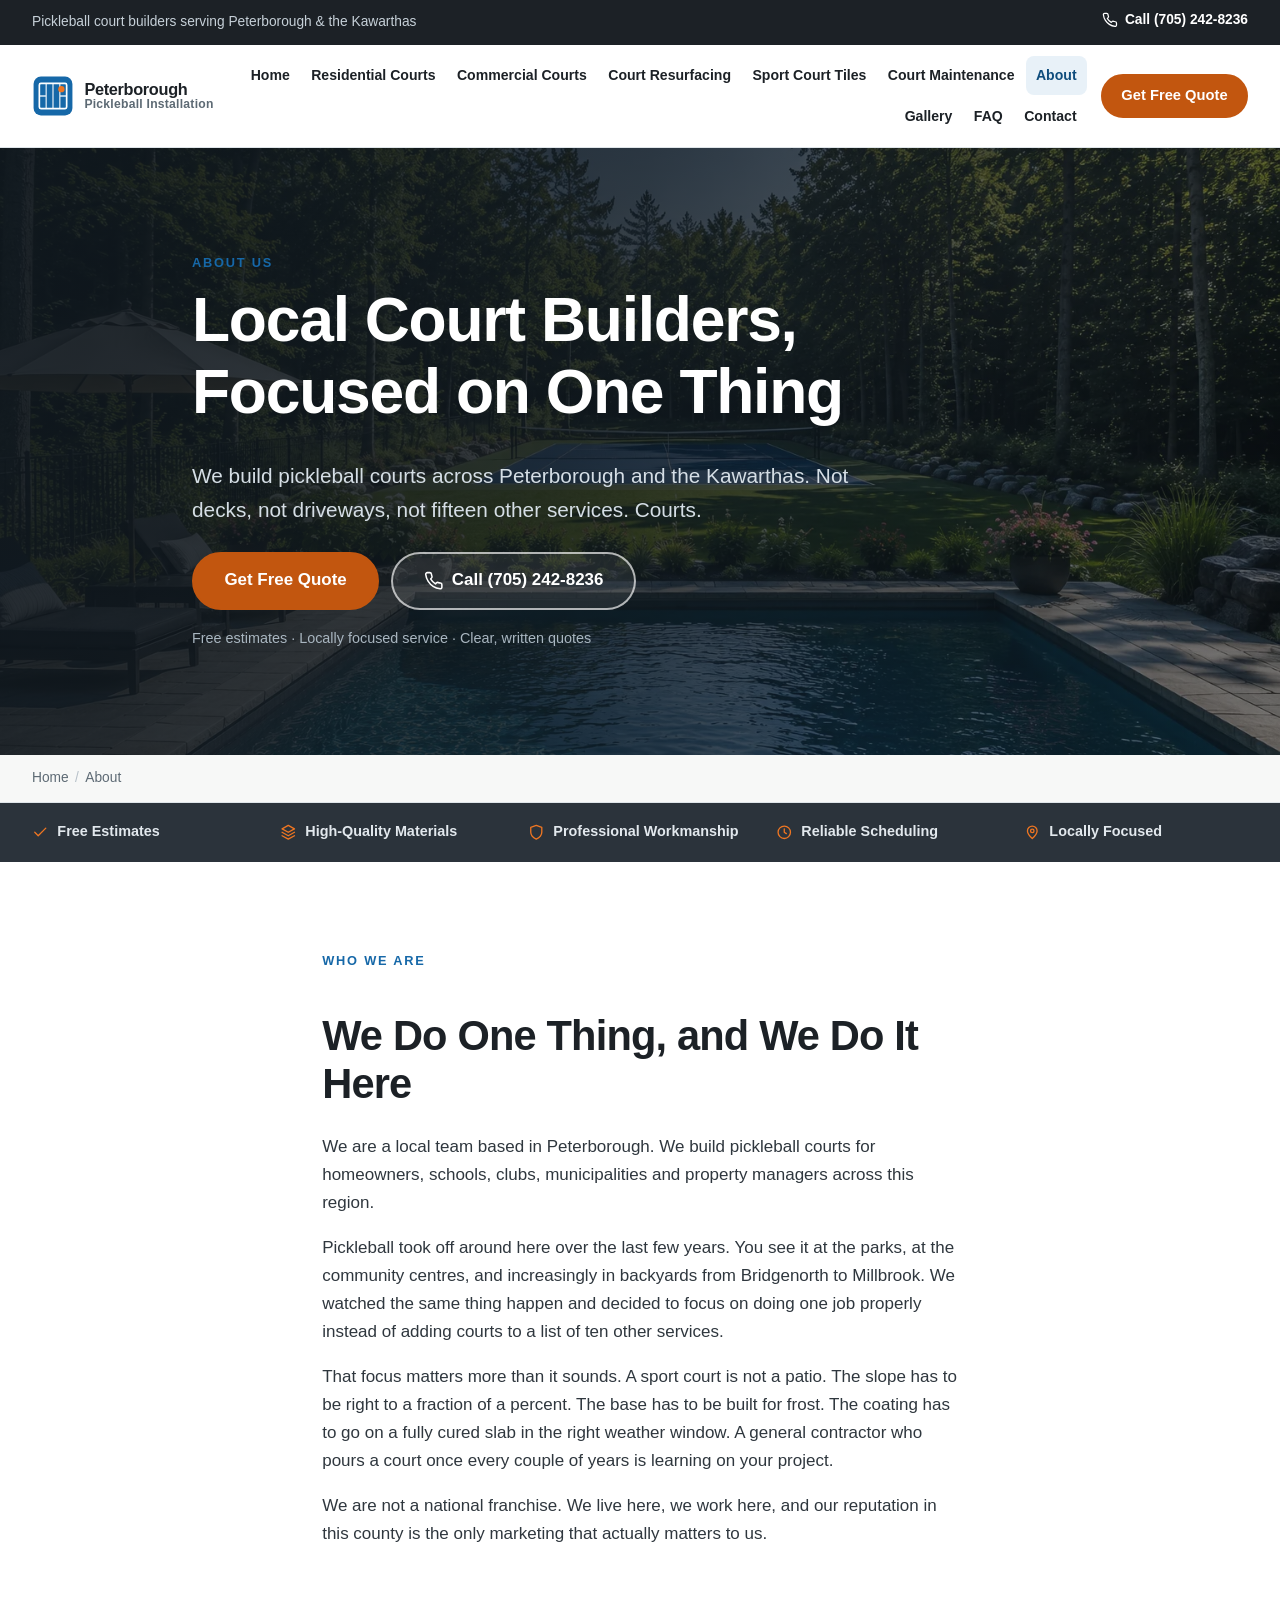
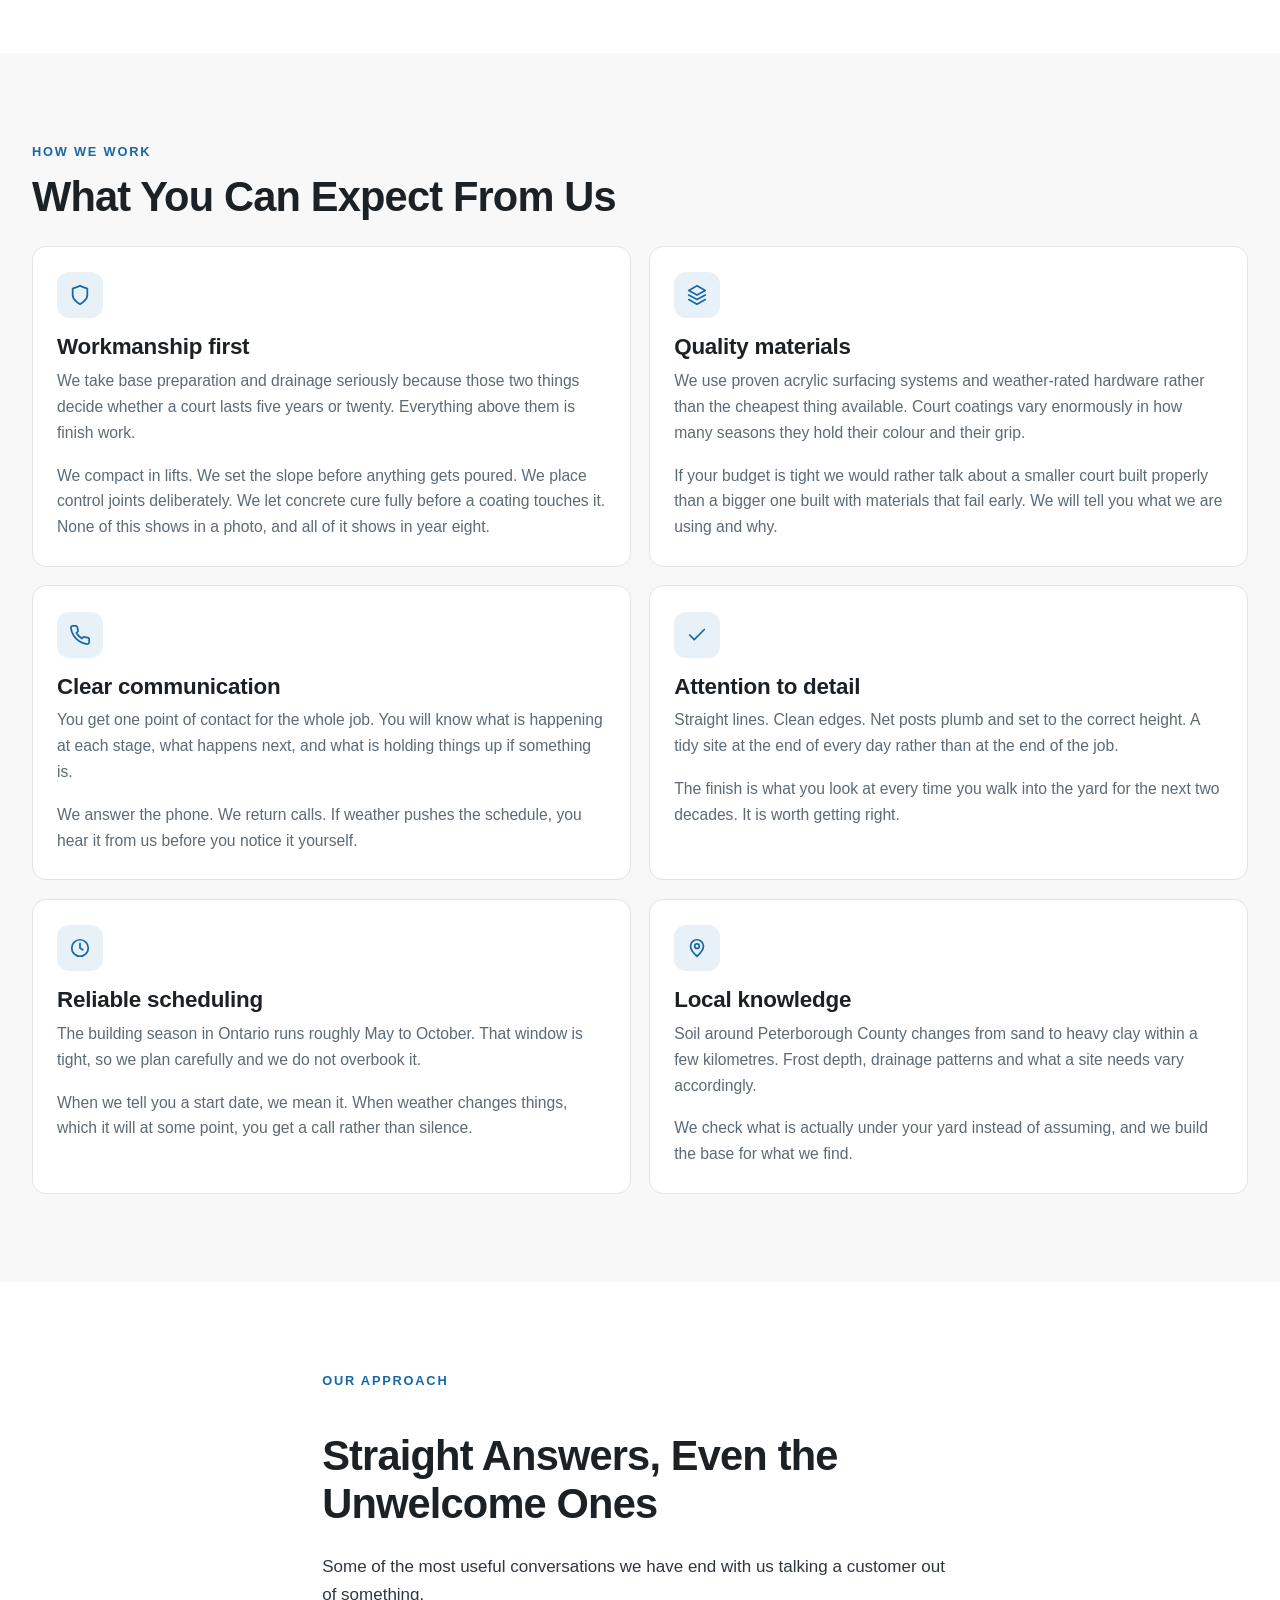
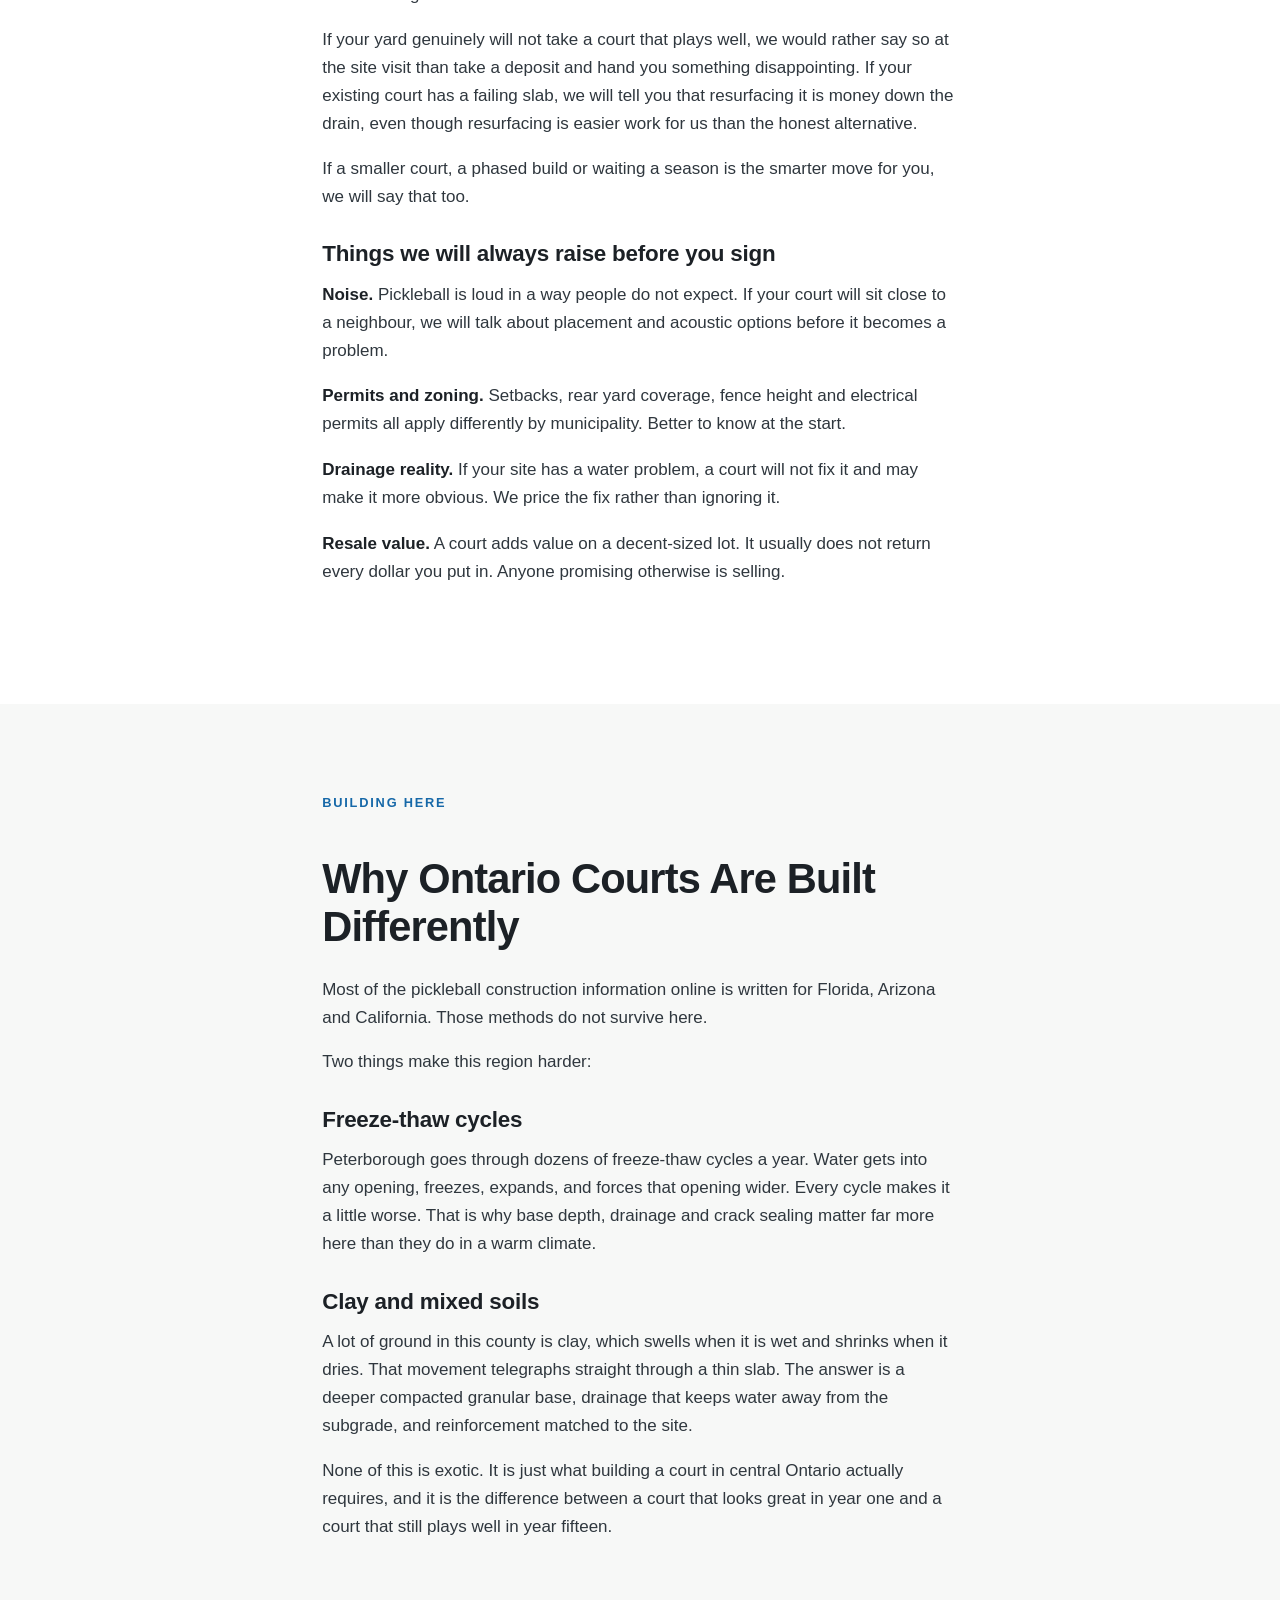
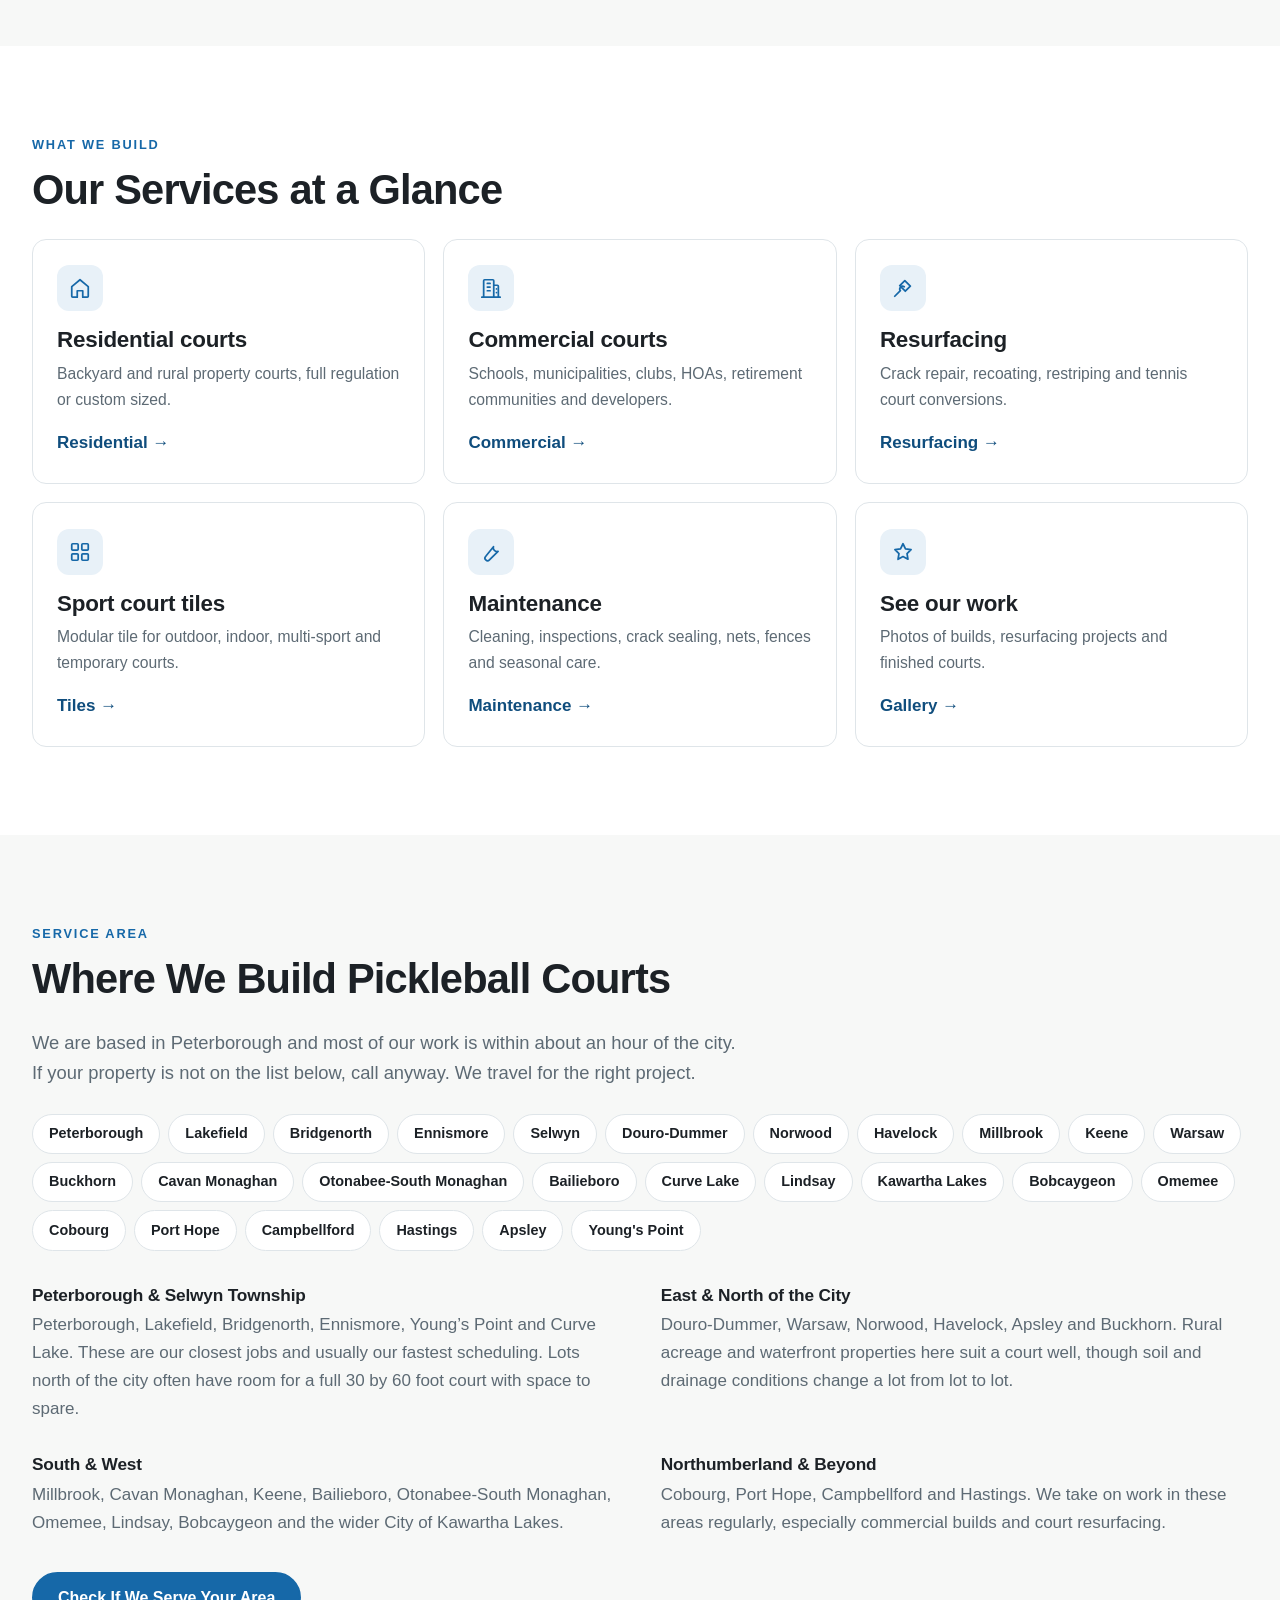
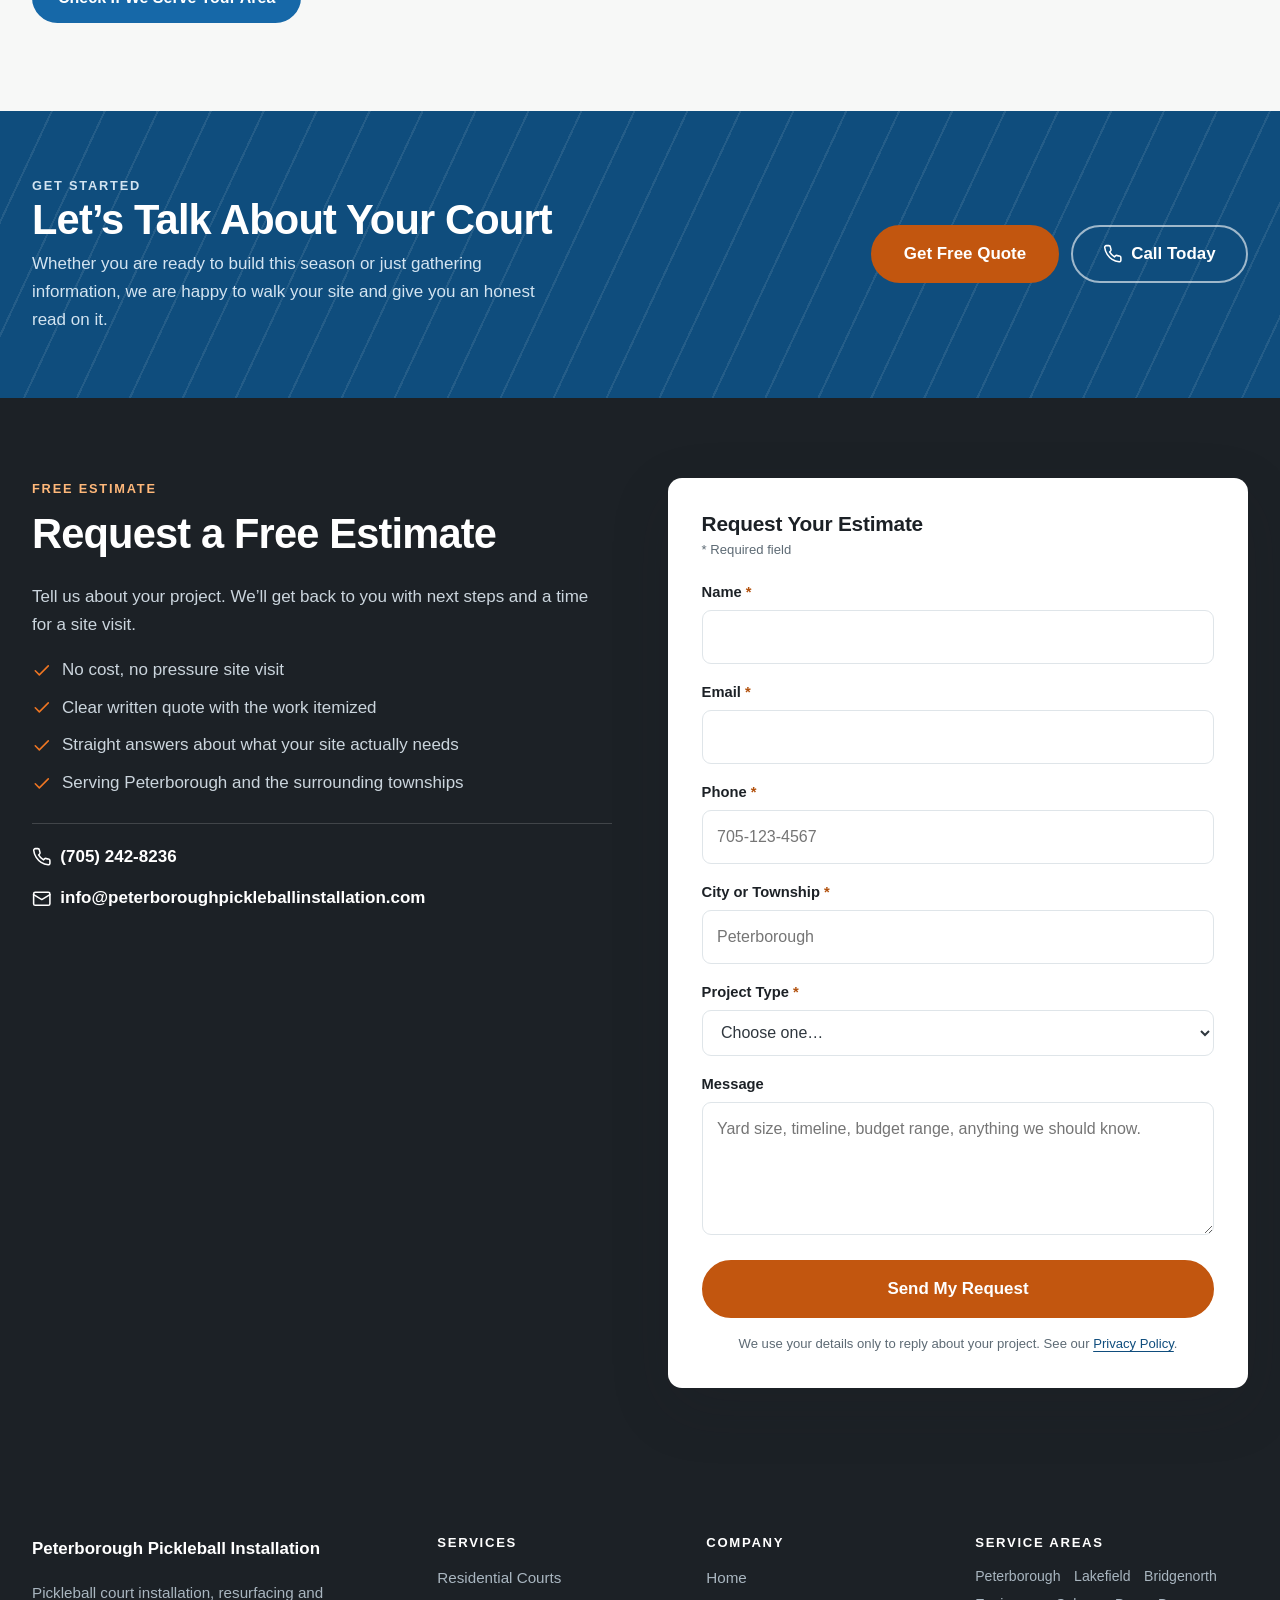
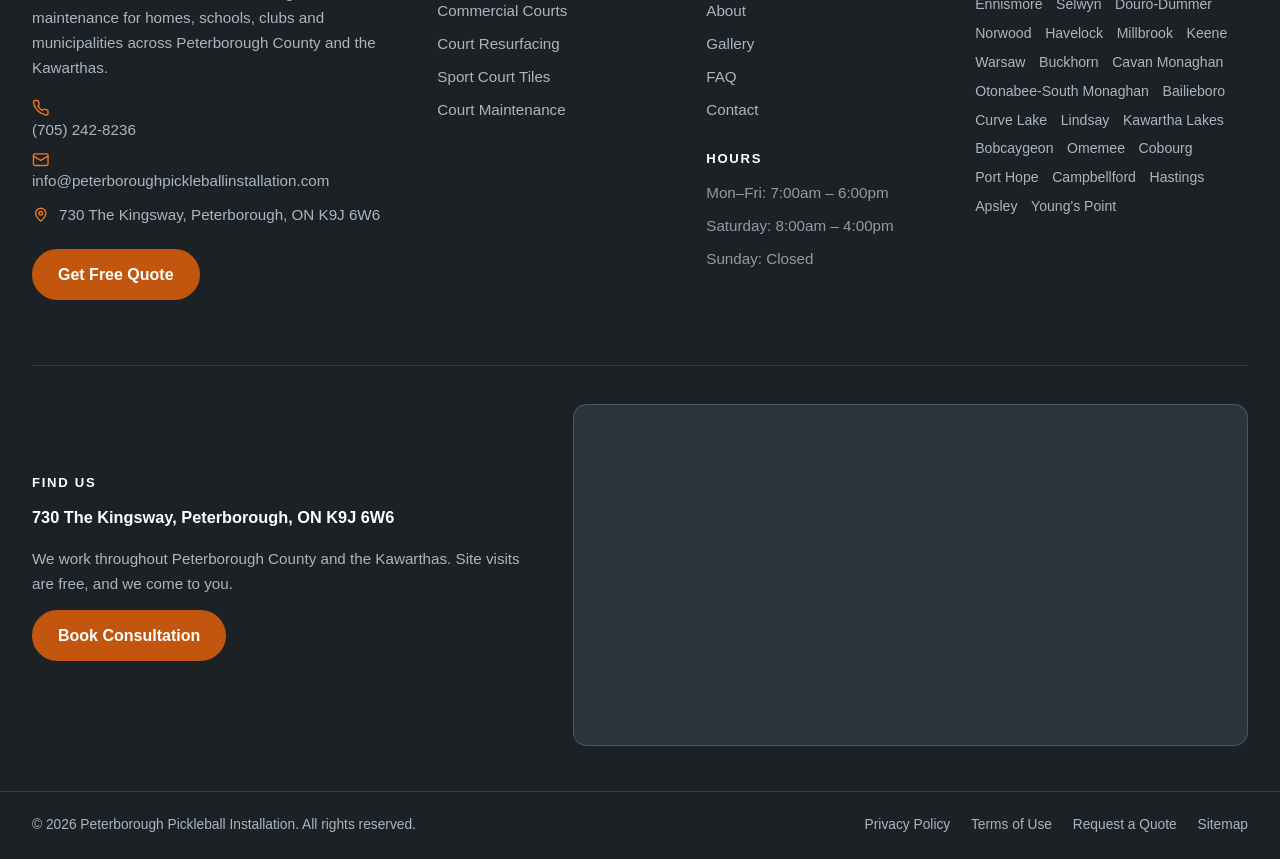
<file: about.html>
<!DOCTYPE html>
<html lang="en-CA">
<head>
<meta charset="utf-8">
<meta name="viewport" content="width=device-width, initial-scale=1">
<title>About Us | Peterborough Pickleball Court Builders</title>
<meta name="description" content="Local pickleball court builders serving Peterborough, Ontario. Our approach to workmanship, materials, communication and building courts that last.">
<link rel="canonical" href="https://peterboroughpickleballinstallation.com/about.html">
<meta name="robots" content="index, follow, max-image-preview:large">
<meta name="theme-color" content="#1c2126">
<meta name="geo.region" content="CA-ON">
<meta name="geo.placename" content="Peterborough, Ontario">

<meta property="og:type" content="website">
<meta property="og:site_name" content="Peterborough Pickleball Installation">
<meta property="og:locale" content="en_CA">
<meta property="og:title" content="About Us | Peterborough Pickleball Court Builders">
<meta property="og:description" content="Local pickleball court builders serving Peterborough, Ontario. Our approach to workmanship, materials, communication and building courts that last.">
<meta property="og:url" content="https://peterboroughpickleballinstallation.com/about.html">
<meta property="og:image" content="https://peterboroughpickleballinstallation.com/images/backyard-pickleball-court-beside-swimming-pool-1536.jpg">
<meta name="twitter:card" content="summary_large_image">
<meta name="twitter:title" content="About Us | Peterborough Pickleball Court Builders">
<meta name="twitter:description" content="Local pickleball court builders serving Peterborough, Ontario. Our approach to workmanship, materials, communication and building courts that last.">
<meta name="twitter:image" content="https://peterboroughpickleballinstallation.com/images/backyard-pickleball-court-beside-swimming-pool-1536.jpg">

<link rel="icon" href="favicon.svg" type="image/svg+xml">
<link rel="apple-touch-icon" href="images/icon-apple-touch-pickleball-court.svg">
<link rel="manifest" href="site.webmanifest">
<link rel="preload" href="css/styles.css" as="style">
<link rel="stylesheet" href="css/styles.css">
<script type="application/ld+json">{"@context": "https://schema.org", "@type": "BreadcrumbList", "itemListElement": [{"@type": "ListItem", "position": 1, "name": "Home", "item": "https://peterboroughpickleballinstallation.com/"}, {"@type": "ListItem", "position": 2, "name": "About", "item": "https://peterboroughpickleballinstallation.com/about.html"}]}</script><script type="application/ld+json">{"@context":"https://schema.org","@type":"AboutPage","name":"About Peterborough Pickleball Installation","url":"https://peterboroughpickleballinstallation.com/about.html"}</script>
</head>
<body>
<a class="skip-link" href="#main">Skip to main content</a>

<div class="topbar">
  <div class="wrap topbar__in">
    <p class="topbar__msg">Pickleball court builders serving Peterborough &amp; the Kawarthas</p>
    <p class="topbar__act"><a href="tel:+17052428236"><svg class="ic" viewBox="0 0 24 24" fill="none" stroke="currentColor" stroke-width="1.9" stroke-linecap="round" stroke-linejoin="round" aria-hidden="true" focusable="false"><path d="M22 16.9v3a2 2 0 0 1-2.2 2 19.8 19.8 0 0 1-8.6-3.1 19.5 19.5 0 0 1-6-6A19.8 19.8 0 0 1 2.1 4.2 2 2 0 0 1 4.1 2h3a2 2 0 0 1 2 1.7c.1 1 .3 1.9.7 2.8a2 2 0 0 1-.5 2.1L8.1 9.8a16 16 0 0 0 6 6l1.2-1.2a2 2 0 0 1 2.1-.5c.9.4 1.8.6 2.8.7a2 2 0 0 1 1.8 2.1z"/></svg><span>Call (705) 242-8236</span></a></p>
  </div>
</div>

<header class="site-head" id="siteHead">
  <div class="wrap site-head__in">
    <a class="brand" href="index.html" aria-label="Peterborough Pickleball Installation home">
      <span class="brand__mark" aria-hidden="true">
        <svg viewBox="0 0 40 40" fill="none" aria-hidden="true">
          <rect x="1.5" y="1.5" width="37" height="37" rx="7" fill="#1668a8"/>
          <rect x="7" y="8" width="26" height="24" rx="1.5" stroke="#ffffff" stroke-width="1.6"/>
          <path d="M20 8v24M13.5 8v24M26.5 8v24M7 20h6.5M26.5 20H33" stroke="#ffffff" stroke-width="1.2" opacity=".85"/>
          <circle cx="28" cy="13.5" r="3" fill="#ef7622"/>
        </svg>
      </span>
      <span class="brand__txt"><strong>Peterborough</strong><span>Pickleball Installation</span></span>
    </a>

    <button class="navtoggle" id="navToggle" aria-expanded="false" aria-controls="primaryNav">
      <span class="navtoggle__bars" aria-hidden="true"><i></i><i></i><i></i></span>
      <span class="navtoggle__label">Menu</span>
    </button>

    <nav class="nav" id="primaryNav" aria-label="Primary">
      <ul class="nav__list"><li><a href="index.html">Home</a></li><li><a href="residential-pickleball-court-installation.html">Residential Courts</a></li><li><a href="commercial-pickleball-court-installation.html">Commercial Courts</a></li><li><a href="pickleball-court-resurfacing.html">Court Resurfacing</a></li><li><a href="sport-court-tile-installation.html">Sport Court Tiles</a></li><li><a href="pickleball-court-maintenance.html">Court Maintenance</a></li><li><a href="about.html" aria-current="page" class="is-active">About</a></li><li><a href="gallery.html">Gallery</a></li><li><a href="faq.html">FAQ</a></li><li><a href="contact.html">Contact</a></li></ul>
      <div class="nav__cta">
        <a class="btn btn--ghost" href="tel:+17052428236"><svg class="ic" viewBox="0 0 24 24" fill="none" stroke="currentColor" stroke-width="1.9" stroke-linecap="round" stroke-linejoin="round" aria-hidden="true" focusable="false"><path d="M22 16.9v3a2 2 0 0 1-2.2 2 19.8 19.8 0 0 1-8.6-3.1 19.5 19.5 0 0 1-6-6A19.8 19.8 0 0 1 2.1 4.2 2 2 0 0 1 4.1 2h3a2 2 0 0 1 2 1.7c.1 1 .3 1.9.7 2.8a2 2 0 0 1-.5 2.1L8.1 9.8a16 16 0 0 0 6 6l1.2-1.2a2 2 0 0 1 2.1-.5c.9.4 1.8.6 2.8.7a2 2 0 0 1 1.8 2.1z"/></svg> Call Today</a>
        <a class="btn btn--orange" href="contact.html#quote">Get Free Quote</a>
      </div>
    </nav>
  </div>
</header>
<main id="main">

<section class="hero hero--blue">
  <div class="hero__media">
    <picture><source type="image/webp" sizes="100vw" srcset="images/backyard-pickleball-court-beside-swimming-pool-900.webp 900w, images/backyard-pickleball-court-beside-swimming-pool-1536.webp 1536w"><img src="images/backyard-pickleball-court-beside-swimming-pool-900.jpg" sizes="100vw" srcset="images/backyard-pickleball-court-beside-swimming-pool-900.jpg 900w, images/backyard-pickleball-court-beside-swimming-pool-1536.jpg 1536w" alt="Backyard pickleball court built beside a swimming pool on a Peterborough property" width="1536" height="1024" fetchpriority="high" decoding="async"></picture>
  </div>
  <div class="wrap hero__in">
    <p class="eyebrow">About Us</p>
    <h1>Local Court Builders, Focused on One Thing</h1>
    <p class="hero__sub">We build pickleball courts across Peterborough and the Kawarthas. Not decks, not driveways, not fifteen other services. Courts.</p>
    
    <p class="hero__btns">
      <a class="btn btn--orange btn--lg" href="contact.html#quote">Get Free Quote</a>
      <a class="btn btn--outline btn--lg" href="tel:+17052428236"><svg class="ic" viewBox="0 0 24 24" fill="none" stroke="currentColor" stroke-width="1.9" stroke-linecap="round" stroke-linejoin="round" aria-hidden="true" focusable="false"><path d="M22 16.9v3a2 2 0 0 1-2.2 2 19.8 19.8 0 0 1-8.6-3.1 19.5 19.5 0 0 1-6-6A19.8 19.8 0 0 1 2.1 4.2 2 2 0 0 1 4.1 2h3a2 2 0 0 1 2 1.7c.1 1 .3 1.9.7 2.8a2 2 0 0 1-.5 2.1L8.1 9.8a16 16 0 0 0 6 6l1.2-1.2a2 2 0 0 1 2.1-.5c.9.4 1.8.6 2.8.7a2 2 0 0 1 1.8 2.1z"/></svg> Call (705) 242-8236</a>
    </p>
    <p class="hero__note">Free estimates &middot; Locally focused service &middot; Clear, written quotes</p>
  </div>
</section>
<nav class="crumbs" aria-label="Breadcrumb"><div class="wrap"><ol><li><a href="index.html">Home</a></li><li aria-current="page">About</li></ol></div></nav><section class="trustbar" aria-label="What we stand for"><div class="wrap"><ul><li><svg class="ic" viewBox="0 0 24 24" fill="none" stroke="currentColor" stroke-width="1.9" stroke-linecap="round" stroke-linejoin="round" aria-hidden="true" focusable="false"><path d="M20 6 9 17l-5-5"/></svg><span>Free Estimates</span></li><li><svg class="ic" viewBox="0 0 24 24" fill="none" stroke="currentColor" stroke-width="1.9" stroke-linecap="round" stroke-linejoin="round" aria-hidden="true" focusable="false"><path d="m12 2 9 5-9 5-9-5z"/><path d="m3 12 9 5 9-5"/><path d="m3 17 9 5 9-5"/></svg><span>High-Quality Materials</span></li><li><svg class="ic" viewBox="0 0 24 24" fill="none" stroke="currentColor" stroke-width="1.9" stroke-linecap="round" stroke-linejoin="round" aria-hidden="true" focusable="false"><path d="M12 22s8-4 8-10V5l-8-3-8 3v7c0 6 8 10 8 10z"/></svg><span>Professional Workmanship</span></li><li><svg class="ic" viewBox="0 0 24 24" fill="none" stroke="currentColor" stroke-width="1.9" stroke-linecap="round" stroke-linejoin="round" aria-hidden="true" focusable="false"><circle cx="12" cy="12" r="9"/><path d="M12 7v5l3 2"/></svg><span>Reliable Scheduling</span></li><li><svg class="ic" viewBox="0 0 24 24" fill="none" stroke="currentColor" stroke-width="1.9" stroke-linecap="round" stroke-linejoin="round" aria-hidden="true" focusable="false"><path d="M12 21s7-6.3 7-11a7 7 0 1 0-14 0c0 4.7 7 11 7 11z"/><circle cx="12" cy="10" r="2.5"/></svg><span>Locally Focused</span></li></ul></div></section>
<section class="sec" aria-labelledby="a1">
  <div class="wrap prose narrow">
    <p class="eyebrow">Who We Are</p>
    <h2 id="a1">We Do One Thing, and We Do It Here</h2>
    <p>We are a local team based in Peterborough. We build pickleball courts for homeowners,
       schools, clubs, municipalities and property managers across this region.</p>
    <p>Pickleball took off around here over the last few years. You see it at the parks, at the
       community centres, and increasingly in backyards from Bridgenorth to Millbrook. We watched
       the same thing happen and decided to focus on doing one job properly instead of adding
       courts to a list of ten other services.</p>
    <p>That focus matters more than it sounds. A sport court is not a patio. The slope has to be
       right to a fraction of a percent. The base has to be built for frost. The coating has to go
       on a fully cured slab in the right weather window. A general contractor who pours a court
       once every couple of years is learning on your project.</p>
    <p>We are not a national franchise. We live here, we work here, and our reputation in this
       county is the only marketing that actually matters to us.</p>
  </div>
</section>

<section class="sec sec--tint" aria-labelledby="a2">
  <div class="wrap">
    <p class="eyebrow">How We Work</p>
    <h2 id="a2">What You Can Expect From Us</h2>
    <ul class="grid grid--2">
      <li class="card"><span class="card__ic"><svg class="ic" viewBox="0 0 24 24" fill="none" stroke="currentColor" stroke-width="1.9" stroke-linecap="round" stroke-linejoin="round" aria-hidden="true" focusable="false"><path d="M12 22s8-4 8-10V5l-8-3-8 3v7c0 6 8 10 8 10z"/></svg></span>
        <h3>Workmanship first</h3>
        <div class="card__b">
          <p>We take base preparation and drainage seriously because those two things decide
             whether a court lasts five years or twenty. Everything above them is finish work.</p>
          <p>We compact in lifts. We set the slope before anything gets poured. We place control
             joints deliberately. We let concrete cure fully before a coating touches it. None of
             this shows in a photo, and all of it shows in year eight.</p>
        </div></li>
      <li class="card"><span class="card__ic"><svg class="ic" viewBox="0 0 24 24" fill="none" stroke="currentColor" stroke-width="1.9" stroke-linecap="round" stroke-linejoin="round" aria-hidden="true" focusable="false"><path d="m12 2 9 5-9 5-9-5z"/><path d="m3 12 9 5 9-5"/><path d="m3 17 9 5 9-5"/></svg></span>
        <h3>Quality materials</h3>
        <div class="card__b">
          <p>We use proven acrylic surfacing systems and weather-rated hardware rather than the
             cheapest thing available. Court coatings vary enormously in how many seasons they
             hold their colour and their grip.</p>
          <p>If your budget is tight we would rather talk about a smaller court built properly
             than a bigger one built with materials that fail early. We will tell you what we
             are using and why.</p>
        </div></li>
      <li class="card"><span class="card__ic"><svg class="ic" viewBox="0 0 24 24" fill="none" stroke="currentColor" stroke-width="1.9" stroke-linecap="round" stroke-linejoin="round" aria-hidden="true" focusable="false"><path d="M22 16.9v3a2 2 0 0 1-2.2 2 19.8 19.8 0 0 1-8.6-3.1 19.5 19.5 0 0 1-6-6A19.8 19.8 0 0 1 2.1 4.2 2 2 0 0 1 4.1 2h3a2 2 0 0 1 2 1.7c.1 1 .3 1.9.7 2.8a2 2 0 0 1-.5 2.1L8.1 9.8a16 16 0 0 0 6 6l1.2-1.2a2 2 0 0 1 2.1-.5c.9.4 1.8.6 2.8.7a2 2 0 0 1 1.8 2.1z"/></svg></span>
        <h3>Clear communication</h3>
        <div class="card__b">
          <p>You get one point of contact for the whole job. You will know what is happening at
             each stage, what happens next, and what is holding things up if something is.</p>
          <p>We answer the phone. We return calls. If weather pushes the schedule, you hear it
             from us before you notice it yourself.</p>
        </div></li>
      <li class="card"><span class="card__ic"><svg class="ic" viewBox="0 0 24 24" fill="none" stroke="currentColor" stroke-width="1.9" stroke-linecap="round" stroke-linejoin="round" aria-hidden="true" focusable="false"><path d="M20 6 9 17l-5-5"/></svg></span>
        <h3>Attention to detail</h3>
        <div class="card__b">
          <p>Straight lines. Clean edges. Net posts plumb and set to the correct height. A tidy
             site at the end of every day rather than at the end of the job.</p>
          <p>The finish is what you look at every time you walk into the yard for the next two
             decades. It is worth getting right.</p>
        </div></li>
      <li class="card"><span class="card__ic"><svg class="ic" viewBox="0 0 24 24" fill="none" stroke="currentColor" stroke-width="1.9" stroke-linecap="round" stroke-linejoin="round" aria-hidden="true" focusable="false"><circle cx="12" cy="12" r="9"/><path d="M12 7v5l3 2"/></svg></span>
        <h3>Reliable scheduling</h3>
        <div class="card__b">
          <p>The building season in Ontario runs roughly May to October. That window is tight, so
             we plan carefully and we do not overbook it.</p>
          <p>When we tell you a start date, we mean it. When weather changes things, which it will
             at some point, you get a call rather than silence.</p>
        </div></li>
      <li class="card"><span class="card__ic"><svg class="ic" viewBox="0 0 24 24" fill="none" stroke="currentColor" stroke-width="1.9" stroke-linecap="round" stroke-linejoin="round" aria-hidden="true" focusable="false"><path d="M12 21s7-6.3 7-11a7 7 0 1 0-14 0c0 4.7 7 11 7 11z"/><circle cx="12" cy="10" r="2.5"/></svg></span>
        <h3>Local knowledge</h3>
        <div class="card__b">
          <p>Soil around Peterborough County changes from sand to heavy clay within a few
             kilometres. Frost depth, drainage patterns and what a site needs vary accordingly.</p>
          <p>We check what is actually under your yard instead of assuming, and we build the base
             for what we find.</p>
        </div></li>
    </ul>
  </div>
</section>

<section class="sec" aria-labelledby="a3">
  <div class="wrap prose narrow">
    <p class="eyebrow">Our Approach</p>
    <h2 id="a3">Straight Answers, Even the Unwelcome Ones</h2>
    <p>Some of the most useful conversations we have end with us talking a customer out of
       something.</p>
    <p>If your yard genuinely will not take a court that plays well, we would rather say so at the
       site visit than take a deposit and hand you something disappointing. If your existing court
       has a failing slab, we will tell you that resurfacing it is money down the drain, even
       though resurfacing is easier work for us than the honest alternative.</p>
    <p>If a smaller court, a phased build or waiting a season is the smarter move for you, we will
       say that too.</p>
    <h3>Things we will always raise before you sign</h3>
    <ul class="tick tick--blue">
      <li><span><strong>Noise.</strong> Pickleball is loud in a way people do not expect. If your
          court will sit close to a neighbour, we will talk about placement and acoustic options
          before it becomes a problem.</span></li>
      <li><span><strong>Permits and zoning.</strong> Setbacks, rear yard coverage, fence height and
          electrical permits all apply differently by municipality. Better to know at the start.</span></li>
      <li><span><strong>Drainage reality.</strong> If your site has a water problem, a court will
          not fix it and may make it more obvious. We price the fix rather than ignoring it.</span></li>
      <li><span><strong>Resale value.</strong> A court adds value on a decent-sized lot. It usually
          does not return every dollar you put in. Anyone promising otherwise is selling.</span></li>
    </ul>
  </div>
</section>

<section class="sec sec--tint" aria-labelledby="a4">
  <div class="wrap prose narrow">
    <p class="eyebrow">Building Here</p>
    <h2 id="a4">Why Ontario Courts Are Built Differently</h2>
    <p>Most of the pickleball construction information online is written for Florida, Arizona and
       California. Those methods do not survive here.</p>
    <p>Two things make this region harder:</p>
    <h3>Freeze-thaw cycles</h3>
    <p>Peterborough goes through dozens of freeze-thaw cycles a year. Water gets into any opening,
       freezes, expands, and forces that opening wider. Every cycle makes it a little worse. That
       is why base depth, drainage and crack sealing matter far more here than they do in a warm
       climate.</p>
    <h3>Clay and mixed soils</h3>
    <p>A lot of ground in this county is clay, which swells when it is wet and shrinks when it
       dries. That movement telegraphs straight through a thin slab. The answer is a deeper
       compacted granular base, drainage that keeps water away from the subgrade, and
       reinforcement matched to the site.</p>
    <p>None of this is exotic. It is just what building a court in central Ontario actually
       requires, and it is the difference between a court that looks great in year one and a court
       that still plays well in year fifteen.</p>
  </div>
</section>

<section class="sec" aria-labelledby="a5">
  <div class="wrap">
    <p class="eyebrow">What We Build</p>
    <h2 id="a5">Our Services at a Glance</h2>
<ul class="grid grid--3"><li class="card"><span class="card__ic"><svg class="ic" viewBox="0 0 24 24" fill="none" stroke="currentColor" stroke-width="1.9" stroke-linecap="round" stroke-linejoin="round" aria-hidden="true" focusable="false"><path d="M3 10.5 12 3l9 7.5V21a1 1 0 0 1-1 1h-5v-7H9v7H4a1 1 0 0 1-1-1z"/></svg></span><h3>Residential courts</h3><div class="card__b"><p>Backyard and rural property courts, full regulation or custom sized.</p></div><p class="card__link"><a href="residential-pickleball-court-installation.html">Residential <span aria-hidden="true">&rarr;</span></a></p></li><li class="card"><span class="card__ic"><svg class="ic" viewBox="0 0 24 24" fill="none" stroke="currentColor" stroke-width="1.9" stroke-linecap="round" stroke-linejoin="round" aria-hidden="true" focusable="false"><path d="M4 22V4a1 1 0 0 1 1-1h9a1 1 0 0 1 1 1v18M15 9h4a1 1 0 0 1 1 1v12"/><path d="M8 7h3M8 11h3M8 15h3M18 13h0M18 17h0M2 22h20"/></svg></span><h3>Commercial courts</h3><div class="card__b"><p>Schools, municipalities, clubs, HOAs, retirement communities and developers.</p></div><p class="card__link"><a href="commercial-pickleball-court-installation.html">Commercial <span aria-hidden="true">&rarr;</span></a></p></li><li class="card"><span class="card__ic"><svg class="ic" viewBox="0 0 24 24" fill="none" stroke="currentColor" stroke-width="1.9" stroke-linecap="round" stroke-linejoin="round" aria-hidden="true" focusable="false"><path d="M9.1 14.9 3 21m6.1-6.1a3 3 0 0 1 4.2-4.2M14 4l6 6-5.5 5.5-6-6z"/></svg></span><h3>Resurfacing</h3><div class="card__b"><p>Crack repair, recoating, restriping and tennis court conversions.</p></div><p class="card__link"><a href="pickleball-court-resurfacing.html">Resurfacing <span aria-hidden="true">&rarr;</span></a></p></li><li class="card"><span class="card__ic"><svg class="ic" viewBox="0 0 24 24" fill="none" stroke="currentColor" stroke-width="1.9" stroke-linecap="round" stroke-linejoin="round" aria-hidden="true" focusable="false"><rect x="3" y="3" width="7" height="7" rx="1"/><rect x="14" y="3" width="7" height="7" rx="1"/><rect x="3" y="14" width="7" height="7" rx="1"/><rect x="14" y="14" width="7" height="7" rx="1"/></svg></span><h3>Sport court tiles</h3><div class="card__b"><p>Modular tile for outdoor, indoor, multi-sport and temporary courts.</p></div><p class="card__link"><a href="sport-court-tile-installation.html">Tiles <span aria-hidden="true">&rarr;</span></a></p></li><li class="card"><span class="card__ic"><svg class="ic" viewBox="0 0 24 24" fill="none" stroke="currentColor" stroke-width="1.9" stroke-linecap="round" stroke-linejoin="round" aria-hidden="true" focusable="false"><path d="M14.7 6.3a4 4 0 0 0 5 5l-9.4 9.4a2.8 2.8 0 0 1-4-4z"/></svg></span><h3>Maintenance</h3><div class="card__b"><p>Cleaning, inspections, crack sealing, nets, fences and seasonal care.</p></div><p class="card__link"><a href="pickleball-court-maintenance.html">Maintenance <span aria-hidden="true">&rarr;</span></a></p></li><li class="card"><span class="card__ic"><svg class="ic" viewBox="0 0 24 24" fill="none" stroke="currentColor" stroke-width="1.9" stroke-linecap="round" stroke-linejoin="round" aria-hidden="true" focusable="false"><path d="m12 3 2.7 5.6 6.1.9-4.4 4.3 1 6.1-5.4-2.9-5.4 2.9 1-6.1L3.2 9.5l6.1-.9z"/></svg></span><h3>See our work</h3><div class="card__b"><p>Photos of builds, resurfacing projects and finished courts.</p></div><p class="card__link"><a href="gallery.html">Gallery <span aria-hidden="true">&rarr;</span></a></p></li></ul>
  </div>
</section>

<section class="sec sec--tint areas" aria-labelledby="areas-h">
  <div class="wrap">
    <p class="eyebrow">Service Area</p>
    <h2 id="areas-h">Where We Build Pickleball Courts</h2>
    <p class="lede">We are based in Peterborough and most of our work is within about an hour of the city. If your property is not on the list below, call anyway. We travel for the right project.</p>
    <ul class="chips"><li>Peterborough</li><li>Lakefield</li><li>Bridgenorth</li><li>Ennismore</li><li>Selwyn</li><li>Douro-Dummer</li><li>Norwood</li><li>Havelock</li><li>Millbrook</li><li>Keene</li><li>Warsaw</li><li>Buckhorn</li><li>Cavan Monaghan</li><li>Otonabee-South Monaghan</li><li>Bailieboro</li><li>Curve Lake</li><li>Lindsay</li><li>Kawartha Lakes</li><li>Bobcaygeon</li><li>Omemee</li><li>Cobourg</li><li>Port Hope</li><li>Campbellford</li><li>Hastings</li><li>Apsley</li><li>Young's Point</li></ul>
    <div class="areas__cols">
      <div>
        <h3>Peterborough &amp; Selwyn Township</h3>
        <p>Peterborough, Lakefield, Bridgenorth, Ennismore, Young&rsquo;s Point and Curve Lake.
           These are our closest jobs and usually our fastest scheduling. Lots north of the city
           often have room for a full 30 by 60 foot court with space to spare.</p>
      </div>
      <div>
        <h3>East &amp; North of the City</h3>
        <p>Douro-Dummer, Warsaw, Norwood, Havelock, Apsley and Buckhorn. Rural acreage and
           waterfront properties here suit a court well, though soil and drainage conditions
           change a lot from lot to lot.</p>
      </div>
      <div>
        <h3>South &amp; West</h3>
        <p>Millbrook, Cavan Monaghan, Keene, Bailieboro, Otonabee-South Monaghan, Omemee,
           Lindsay, Bobcaygeon and the wider City of Kawartha Lakes.</p>
      </div>
      <div>
        <h3>Northumberland &amp; Beyond</h3>
        <p>Cobourg, Port Hope, Campbellford and Hastings. We take on work in these areas
           regularly, especially commercial builds and court resurfacing.</p>
      </div>
    </div>
    <p class="areas__cta"><a class="btn btn--blue" href="contact.html#quote">Check If We Serve Your Area</a></p>
  </div>
</section>

<section class="ctaband">
  <div class="wrap ctaband__in">
    <div>
      <p class="eyebrow eyebrow--light">Get Started</p>
      <h2>Let&rsquo;s Talk About Your Court</h2>
      <p>Whether you are ready to build this season or just gathering information, we are happy to walk your site and give you an honest read on it.</p>
    </div>
    <p class="ctaband__btns">
      <a class="btn btn--orange btn--lg" href="contact.html#quote">Get Free Quote</a>
      <a class="btn btn--outline-light btn--lg" href="tel:+17052428236"><svg class="ic" viewBox="0 0 24 24" fill="none" stroke="currentColor" stroke-width="1.9" stroke-linecap="round" stroke-linejoin="round" aria-hidden="true" focusable="false"><path d="M22 16.9v3a2 2 0 0 1-2.2 2 19.8 19.8 0 0 1-8.6-3.1 19.5 19.5 0 0 1-6-6A19.8 19.8 0 0 1 2.1 4.2 2 2 0 0 1 4.1 2h3a2 2 0 0 1 2 1.7c.1 1 .3 1.9.7 2.8a2 2 0 0 1-.5 2.1L8.1 9.8a16 16 0 0 0 6 6l1.2-1.2a2 2 0 0 1 2.1-.5c.9.4 1.8.6 2.8.7a2 2 0 0 1 1.8 2.1z"/></svg> Call Today</a>
    </p>
  </div>
</section>

<section class="formsec" id="quote">
  <div class="wrap formsec__in">
    <div class="formsec__copy">
      <p class="eyebrow">Free Estimate</p>
      <h2>Request a Free Estimate</h2>
      <p>Tell us about your project. We&rsquo;ll get back to you with next steps and a time for a site visit.</p>
      <ul class="tick">
        <li><svg class="ic" viewBox="0 0 24 24" fill="none" stroke="currentColor" stroke-width="1.9" stroke-linecap="round" stroke-linejoin="round" aria-hidden="true" focusable="false"><path d="M20 6 9 17l-5-5"/></svg><span>No cost, no pressure site visit</span></li>
        <li><svg class="ic" viewBox="0 0 24 24" fill="none" stroke="currentColor" stroke-width="1.9" stroke-linecap="round" stroke-linejoin="round" aria-hidden="true" focusable="false"><path d="M20 6 9 17l-5-5"/></svg><span>Clear written quote with the work itemized</span></li>
        <li><svg class="ic" viewBox="0 0 24 24" fill="none" stroke="currentColor" stroke-width="1.9" stroke-linecap="round" stroke-linejoin="round" aria-hidden="true" focusable="false"><path d="M20 6 9 17l-5-5"/></svg><span>Straight answers about what your site actually needs</span></li>
        <li><svg class="ic" viewBox="0 0 24 24" fill="none" stroke="currentColor" stroke-width="1.9" stroke-linecap="round" stroke-linejoin="round" aria-hidden="true" focusable="false"><path d="M20 6 9 17l-5-5"/></svg><span>Serving Peterborough and the surrounding townships</span></li>
      </ul>
      <div class="formsec__contact">
        <p><a href="tel:+17052428236"><svg class="ic" viewBox="0 0 24 24" fill="none" stroke="currentColor" stroke-width="1.9" stroke-linecap="round" stroke-linejoin="round" aria-hidden="true" focusable="false"><path d="M22 16.9v3a2 2 0 0 1-2.2 2 19.8 19.8 0 0 1-8.6-3.1 19.5 19.5 0 0 1-6-6A19.8 19.8 0 0 1 2.1 4.2 2 2 0 0 1 4.1 2h3a2 2 0 0 1 2 1.7c.1 1 .3 1.9.7 2.8a2 2 0 0 1-.5 2.1L8.1 9.8a16 16 0 0 0 6 6l1.2-1.2a2 2 0 0 1 2.1-.5c.9.4 1.8.6 2.8.7a2 2 0 0 1 1.8 2.1z"/></svg><span>(705) 242-8236</span></a></p>
        <p><a href="mailto:info@peterboroughpickleballinstallation.com"><svg class="ic" viewBox="0 0 24 24" fill="none" stroke="currentColor" stroke-width="1.9" stroke-linecap="round" stroke-linejoin="round" aria-hidden="true" focusable="false"><rect x="2" y="4" width="20" height="16" rx="2"/><path d="m2 7 10 6 10-6"/></svg><span>info@peterboroughpickleballinstallation.com</span></a></p>
      </div>
    </div>

    <form class="qform" id="qform-about" novalidate
          action="https://script.google.com/macros/s/AKfycbyM6G4LwvbWw0yMhTlWZaEWwhm0OVYde_JaOD9fSqZWCO3MRmIwvQz4mmemFH8_fPkKzA/exec" method="POST">
      <h3 class="qform__h">Request Your Estimate</h3>
      <p class="qform__req"><span aria-hidden="true">*</span> Required field</p>

      <div class="field">
        <label for="name-about">Name <span class="req" aria-hidden="true">*</span></label>
        <input type="text" id="name-about" name="name" autocomplete="name" required
               aria-describedby="name-about-err">
        <p class="err" id="name-about-err" role="alert" hidden>Please enter your name.</p>
      </div>

      <div class="field">
        <label for="email-about">Email <span class="req" aria-hidden="true">*</span></label>
        <input type="email" id="email-about" name="email" autocomplete="email" required
               aria-describedby="email-about-err">
        <p class="err" id="email-about-err" role="alert" hidden>Please enter a valid email address.</p>
      </div>

      <div class="field">
        <label for="phone-about">Phone <span class="req" aria-hidden="true">*</span></label>
        <input type="tel" id="phone-about" name="phone" autocomplete="tel" required
               aria-describedby="phone-about-err" placeholder="705-123-4567">
        <p class="err" id="phone-about-err" role="alert" hidden>Please enter a phone number we can reach you at.</p>
      </div>

      <div class="field">
        <label for="city-about">City or Township <span class="req" aria-hidden="true">*</span></label>
        <input type="text" id="city-about" name="city" autocomplete="address-level2" required
               list="cities-about" aria-describedby="city-about-err" placeholder="Peterborough">
        <datalist id="cities-about"><option value="Peterborough"></option><option value="Lakefield"></option><option value="Bridgenorth"></option><option value="Ennismore"></option><option value="Selwyn"></option><option value="Douro-Dummer"></option><option value="Norwood"></option><option value="Havelock"></option><option value="Millbrook"></option><option value="Keene"></option><option value="Warsaw"></option><option value="Buckhorn"></option><option value="Cavan Monaghan"></option><option value="Otonabee-South Monaghan"></option><option value="Bailieboro"></option><option value="Curve Lake"></option><option value="Lindsay"></option><option value="Kawartha Lakes"></option><option value="Bobcaygeon"></option><option value="Omemee"></option><option value="Cobourg"></option><option value="Port Hope"></option><option value="Campbellford"></option><option value="Hastings"></option><option value="Apsley"></option><option value="Young's Point"></option></datalist>
        <p class="err" id="city-about-err" role="alert" hidden>Please tell us where the project is located.</p>
      </div>

      <div class="field">
        <label for="ptype-about">Project Type <span class="req" aria-hidden="true">*</span></label>
        <select id="ptype-about" name="project_type" required aria-describedby="ptype-about-err">
          <option value="">Choose one&hellip;</option>
          <option value="Residential / backyard court">Residential / backyard court</option><option value="Commercial or multi-court project">Commercial or multi-court project</option><option value="School or municipal court">School or municipal court</option><option value="Court resurfacing">Court resurfacing</option><option value="Sport court tile installation">Sport court tile installation</option><option value="Court maintenance or repair">Court maintenance or repair</option><option value="Tennis court conversion">Tennis court conversion</option><option value="Not sure yet">Not sure yet</option>
        </select>
        <p class="err" id="ptype-about-err" role="alert" hidden>Please choose a project type.</p>
      </div>

      <div class="field">
        <label for="msg-about">Message</label>
        <textarea id="msg-about" name="message" rows="4"
                  placeholder="Yard size, timeline, budget range, anything we should know."></textarea>
      </div>

      <p class="hp" aria-hidden="true">
        <label for="company-about">Leave this field empty</label>
        <input type="text" id="company-about" name="_gotcha" tabindex="-1" autocomplete="off">
      </p>

      <button class="btn btn--orange btn--block btn--lg" type="submit">Send My Request</button>
      <p class="qform__fine">We use your details only to reply about your project. See our
        <a href="privacy-policy.html">Privacy Policy</a>.</p>
      <p class="qform__ok" role="status" hidden>Thanks &mdash; your request has been sent. We&rsquo;ll be in touch shortly.</p>
    </form>
  </div>
</section>

</main>
<footer class="site-foot">
  <div class="wrap site-foot__grid">
    <div class="site-foot__col site-foot__brand">
      <p class="fbrand"><strong>Peterborough Pickleball Installation</strong></p>
      <p>Pickleball court installation, resurfacing and maintenance for homes, schools,
         clubs and municipalities across Peterborough County and the Kawarthas.</p>
      <ul class="fcontact">
        <li><a href="tel:+17052428236"><svg class="ic" viewBox="0 0 24 24" fill="none" stroke="currentColor" stroke-width="1.9" stroke-linecap="round" stroke-linejoin="round" aria-hidden="true" focusable="false"><path d="M22 16.9v3a2 2 0 0 1-2.2 2 19.8 19.8 0 0 1-8.6-3.1 19.5 19.5 0 0 1-6-6A19.8 19.8 0 0 1 2.1 4.2 2 2 0 0 1 4.1 2h3a2 2 0 0 1 2 1.7c.1 1 .3 1.9.7 2.8a2 2 0 0 1-.5 2.1L8.1 9.8a16 16 0 0 0 6 6l1.2-1.2a2 2 0 0 1 2.1-.5c.9.4 1.8.6 2.8.7a2 2 0 0 1 1.8 2.1z"/></svg><span>(705) 242-8236</span></a></li>
        <li><a href="mailto:info@peterboroughpickleballinstallation.com"><svg class="ic" viewBox="0 0 24 24" fill="none" stroke="currentColor" stroke-width="1.9" stroke-linecap="round" stroke-linejoin="round" aria-hidden="true" focusable="false"><rect x="2" y="4" width="20" height="16" rx="2"/><path d="m2 7 10 6 10-6"/></svg><span>info@peterboroughpickleballinstallation.com</span></a></li>
        <li><svg class="ic" viewBox="0 0 24 24" fill="none" stroke="currentColor" stroke-width="1.9" stroke-linecap="round" stroke-linejoin="round" aria-hidden="true" focusable="false"><path d="M12 21s7-6.3 7-11a7 7 0 1 0-14 0c0 4.7 7 11 7 11z"/><circle cx="12" cy="10" r="2.5"/></svg><span>730 The Kingsway, Peterborough, ON K9J 6W6</span></li>
      </ul>
      <p><a class="btn btn--orange" href="contact.html#quote">Get Free Quote</a></p>
    </div>

    <div class="site-foot__col">
      <h2 class="fh">Services</h2>
      <ul class="flist"><li><a href="residential-pickleball-court-installation.html">Residential Courts</a></li><li><a href="commercial-pickleball-court-installation.html">Commercial Courts</a></li><li><a href="pickleball-court-resurfacing.html">Court Resurfacing</a></li><li><a href="sport-court-tile-installation.html">Sport Court Tiles</a></li><li><a href="pickleball-court-maintenance.html">Court Maintenance</a></li></ul>
    </div>

    <div class="site-foot__col">
      <h2 class="fh">Company</h2>
      <ul class="flist"><li><a href="index.html">Home</a></li><li><a href="about.html">About</a></li><li><a href="gallery.html">Gallery</a></li><li><a href="faq.html">FAQ</a></li><li><a href="contact.html">Contact</a></li></ul>
      <h2 class="fh fh--sp">Hours</h2>
      <ul class="flist flist--plain">
        <li>Mon&ndash;Fri: 7:00am &ndash; 6:00pm</li>
        <li>Saturday: 8:00am &ndash; 4:00pm</li>
        <li>Sunday: Closed</li>
      </ul>
    </div>

    <div class="site-foot__col">
      <h2 class="fh">Service Areas</h2>
      <ul class="fareas"><li>Peterborough</li><li>Lakefield</li><li>Bridgenorth</li><li>Ennismore</li><li>Selwyn</li><li>Douro-Dummer</li><li>Norwood</li><li>Havelock</li><li>Millbrook</li><li>Keene</li><li>Warsaw</li><li>Buckhorn</li><li>Cavan Monaghan</li><li>Otonabee-South Monaghan</li><li>Bailieboro</li><li>Curve Lake</li><li>Lindsay</li><li>Kawartha Lakes</li><li>Bobcaygeon</li><li>Omemee</li><li>Cobourg</li><li>Port Hope</li><li>Campbellford</li><li>Hastings</li><li>Apsley</li><li>Young's Point</li></ul>
    </div>
  </div>

  <div class="wrap">
    <section class="footmap" aria-labelledby="footmap-h">
      <div class="footmap__copy">
        <h2 class="fh" id="footmap-h">Find Us</h2>
        <p class="footmap__addr">730 The Kingsway, Peterborough, ON K9J 6W6</p>
        <p>We work throughout Peterborough County and the Kawarthas. Site visits are
           free, and we come to you.</p>
        <p><a class="btn btn--orange" href="contact.html#quote">Book Consultation</a></p>
      </div>
      <div class="footmap__frame">
        <iframe src="https://www.google.com/maps/embed?pb=!1m18!1m12!1m3!1d4351.687579949524!2d-78.34169432501132!3d44.27926231171662!2m3!1f0!2f0!3f0!3m2!1i1024!2i768!4f13.1!3m3!1m2!1s0x89d58da7921c805b%3A0x391bc5325a31f979!2s730%20The%20Kingsway%2C%20Peterborough%2C%20ON%20K9J%206W6!5e1!3m2!1sen!2sca!4v1785463860554!5m2!1sen!2sca" title="Map showing Peterborough Pickleball Installation at 730 The Kingsway, Peterborough, ON K9J 6W6"
                width="600" height="450" style="border:0" allowfullscreen
                loading="lazy" referrerpolicy="strict-origin-when-cross-origin"></iframe>
      </div>
    </section>
  </div>

  <div class="wrap site-foot__bar">
    <p>&copy; <span id="yr">2026</span> Peterborough Pickleball Installation. All rights reserved.</p>
    <ul class="flegal">
      <li><a href="privacy-policy.html">Privacy Policy</a></li>
      <li><a href="terms.html">Terms of Use</a></li>
      <li><a href="contact.html#quote">Request a Quote</a></li>
      <li><a href="sitemap.xml">Sitemap</a></li>
    </ul>
  </div>
</footer>

<a class="callbar" href="tel:+17052428236" aria-label="Call Peterborough Pickleball Installation today">
  <svg class="ic" viewBox="0 0 24 24" fill="none" stroke="currentColor" stroke-width="1.9" stroke-linecap="round" stroke-linejoin="round" aria-hidden="true" focusable="false"><path d="M22 16.9v3a2 2 0 0 1-2.2 2 19.8 19.8 0 0 1-8.6-3.1 19.5 19.5 0 0 1-6-6A19.8 19.8 0 0 1 2.1 4.2 2 2 0 0 1 4.1 2h3a2 2 0 0 1 2 1.7c.1 1 .3 1.9.7 2.8a2 2 0 0 1-.5 2.1L8.1 9.8a16 16 0 0 0 6 6l1.2-1.2a2 2 0 0 1 2.1-.5c.9.4 1.8.6 2.8.7a2 2 0 0 1 1.8 2.1z"/></svg><span>Call Today</span>
</a>

<script src="js/main.js?v=2" defer></script>
</body>
</html>
</file>
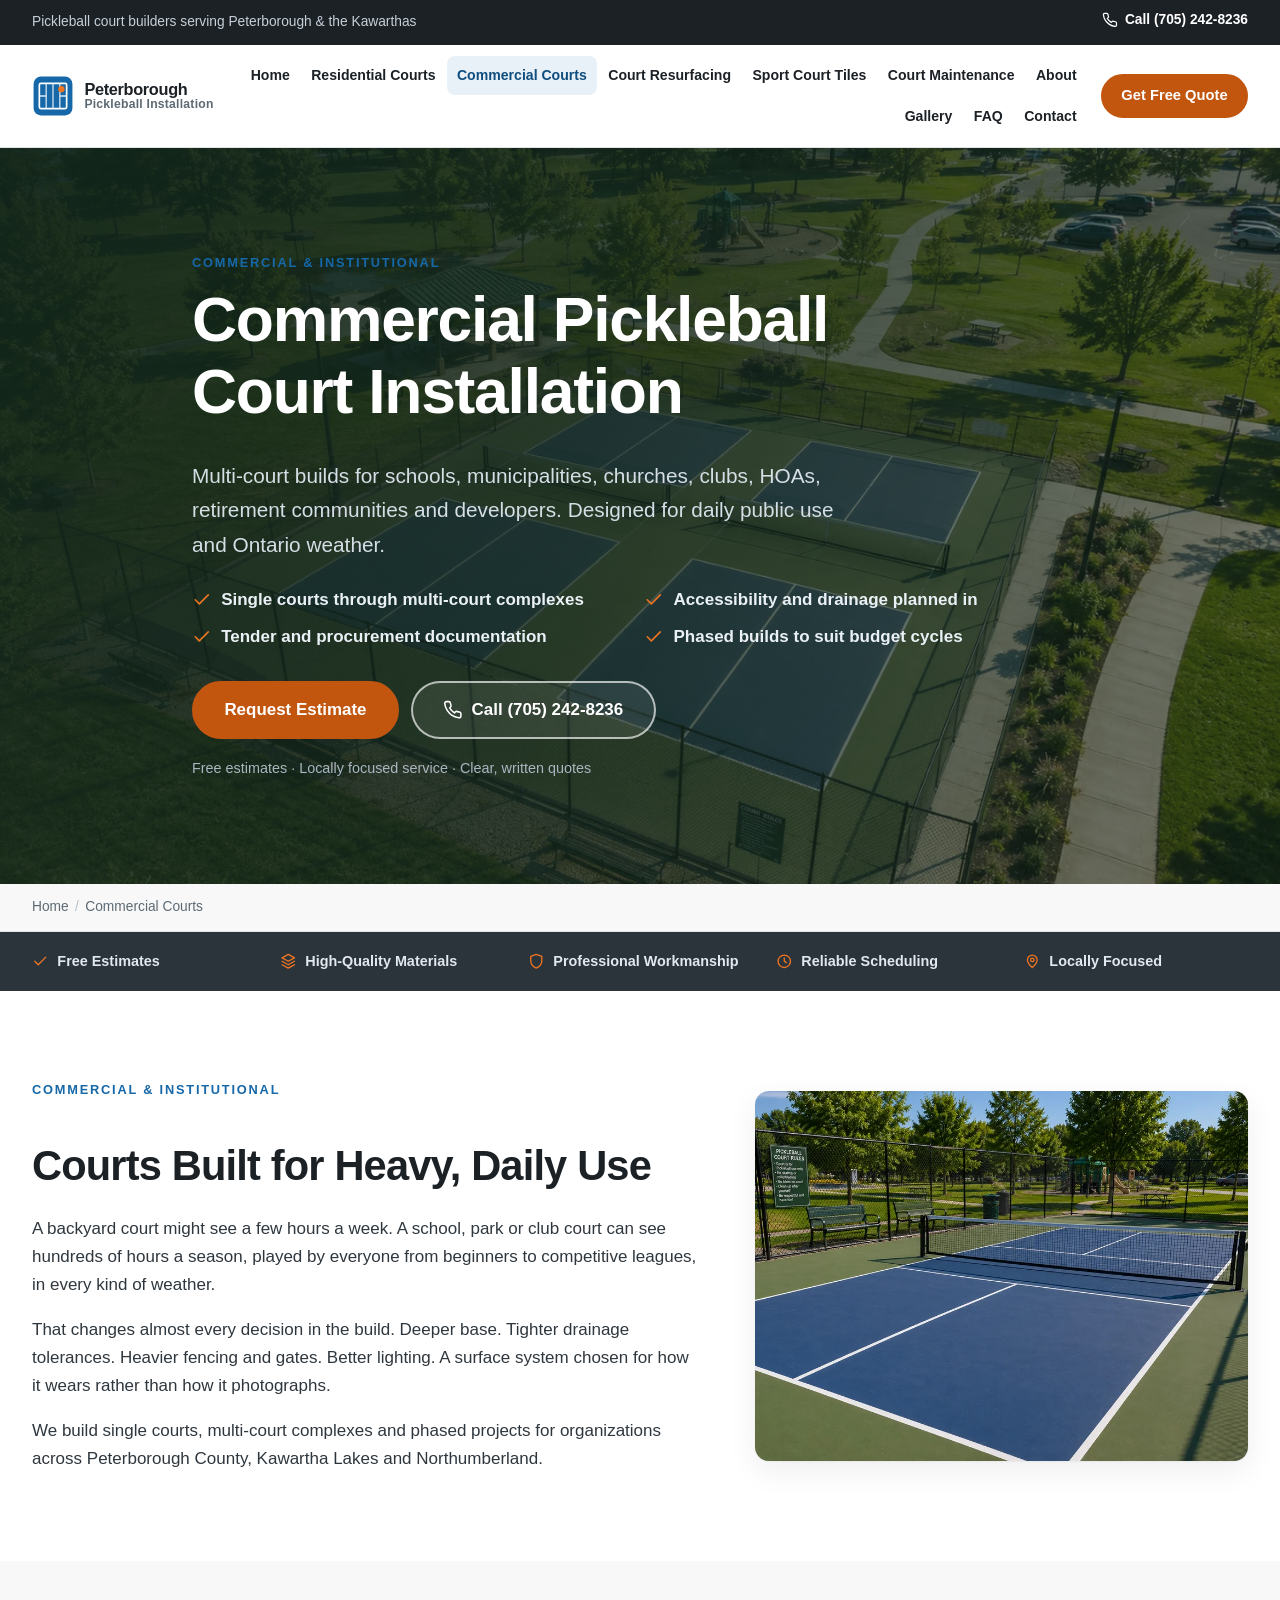
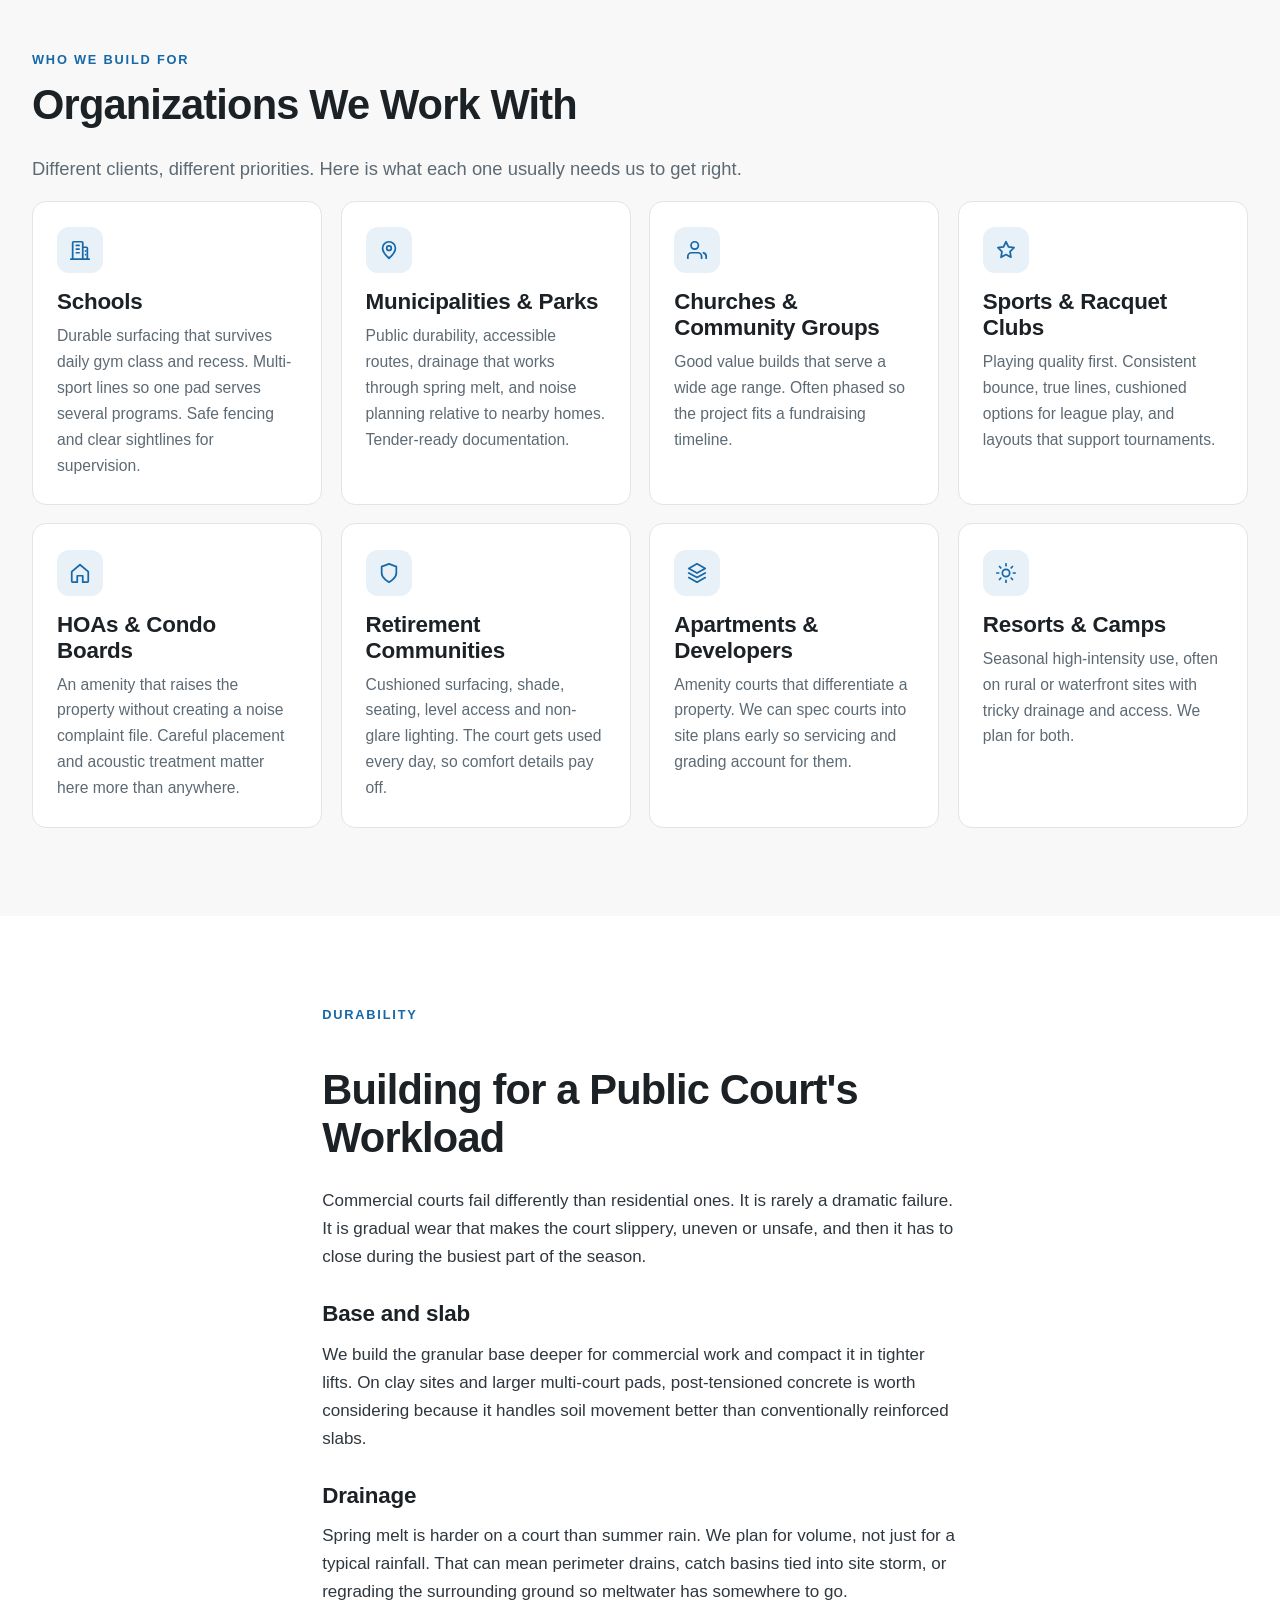
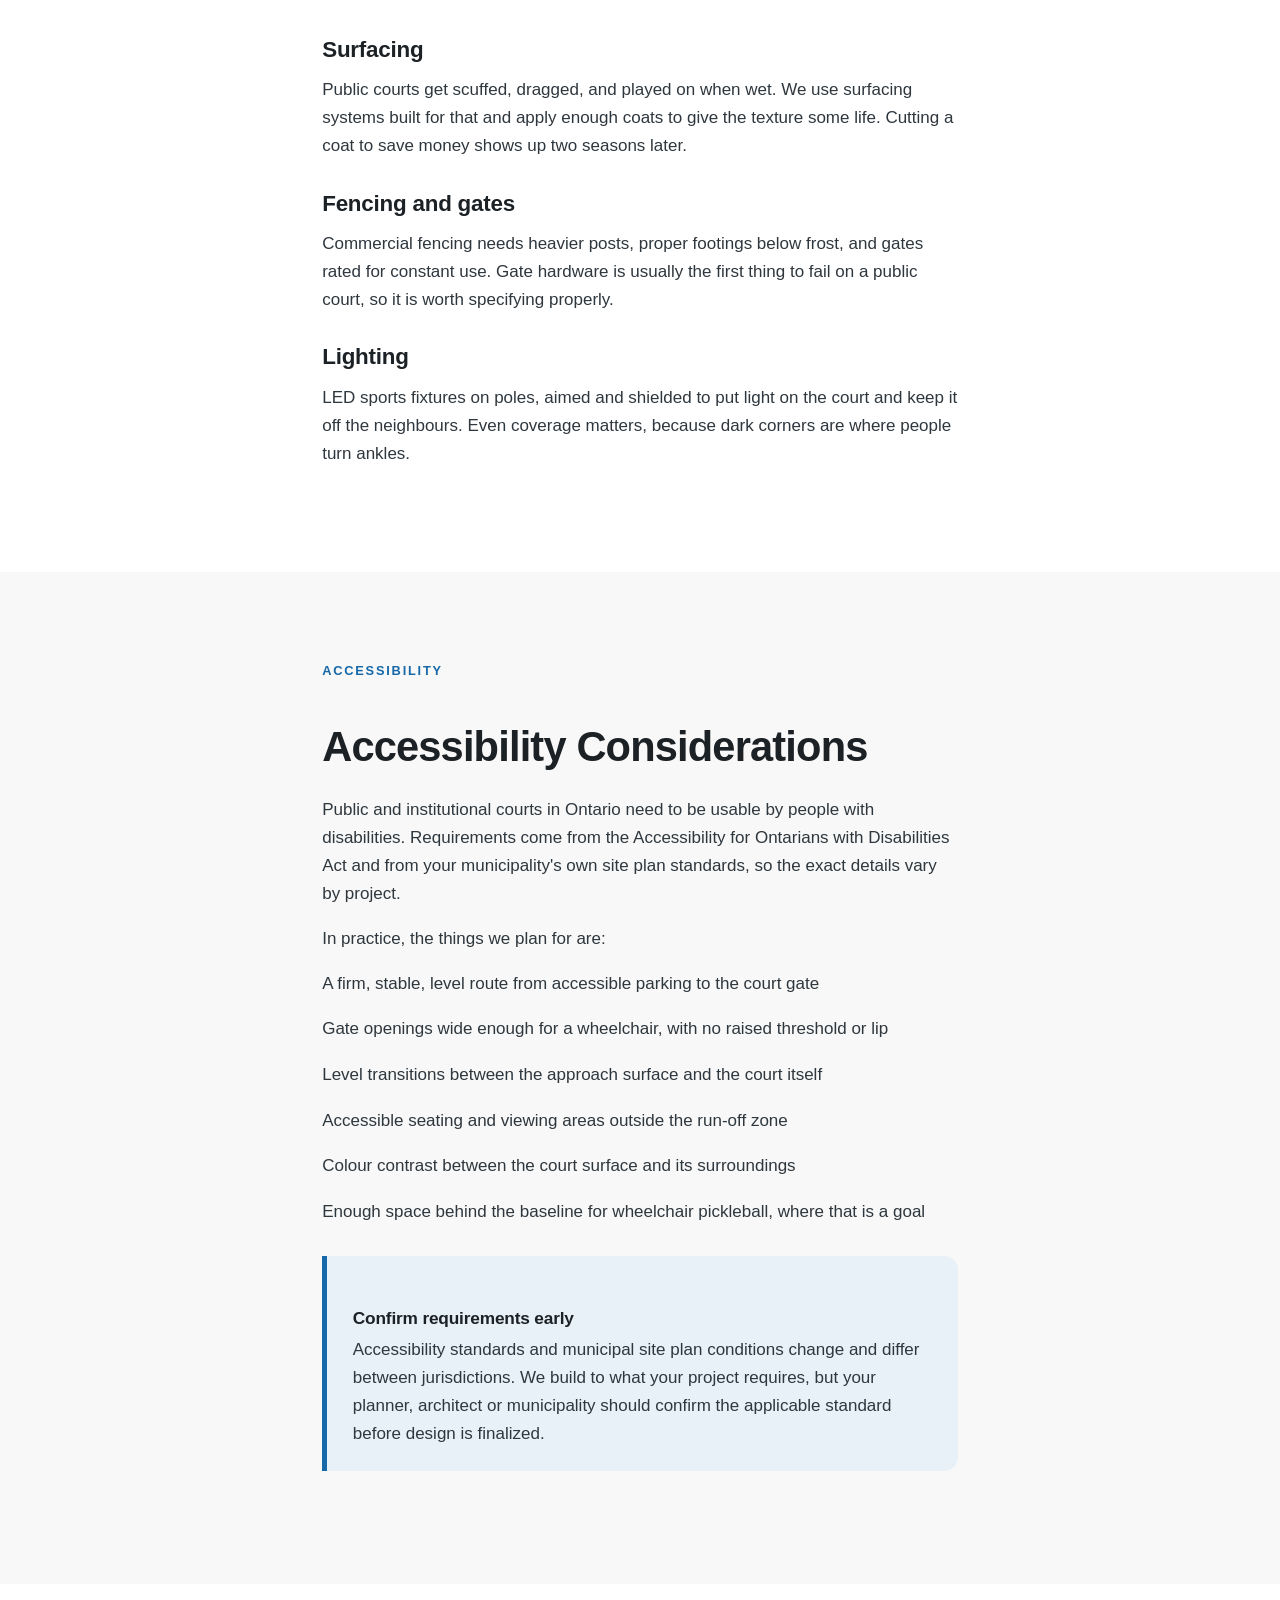
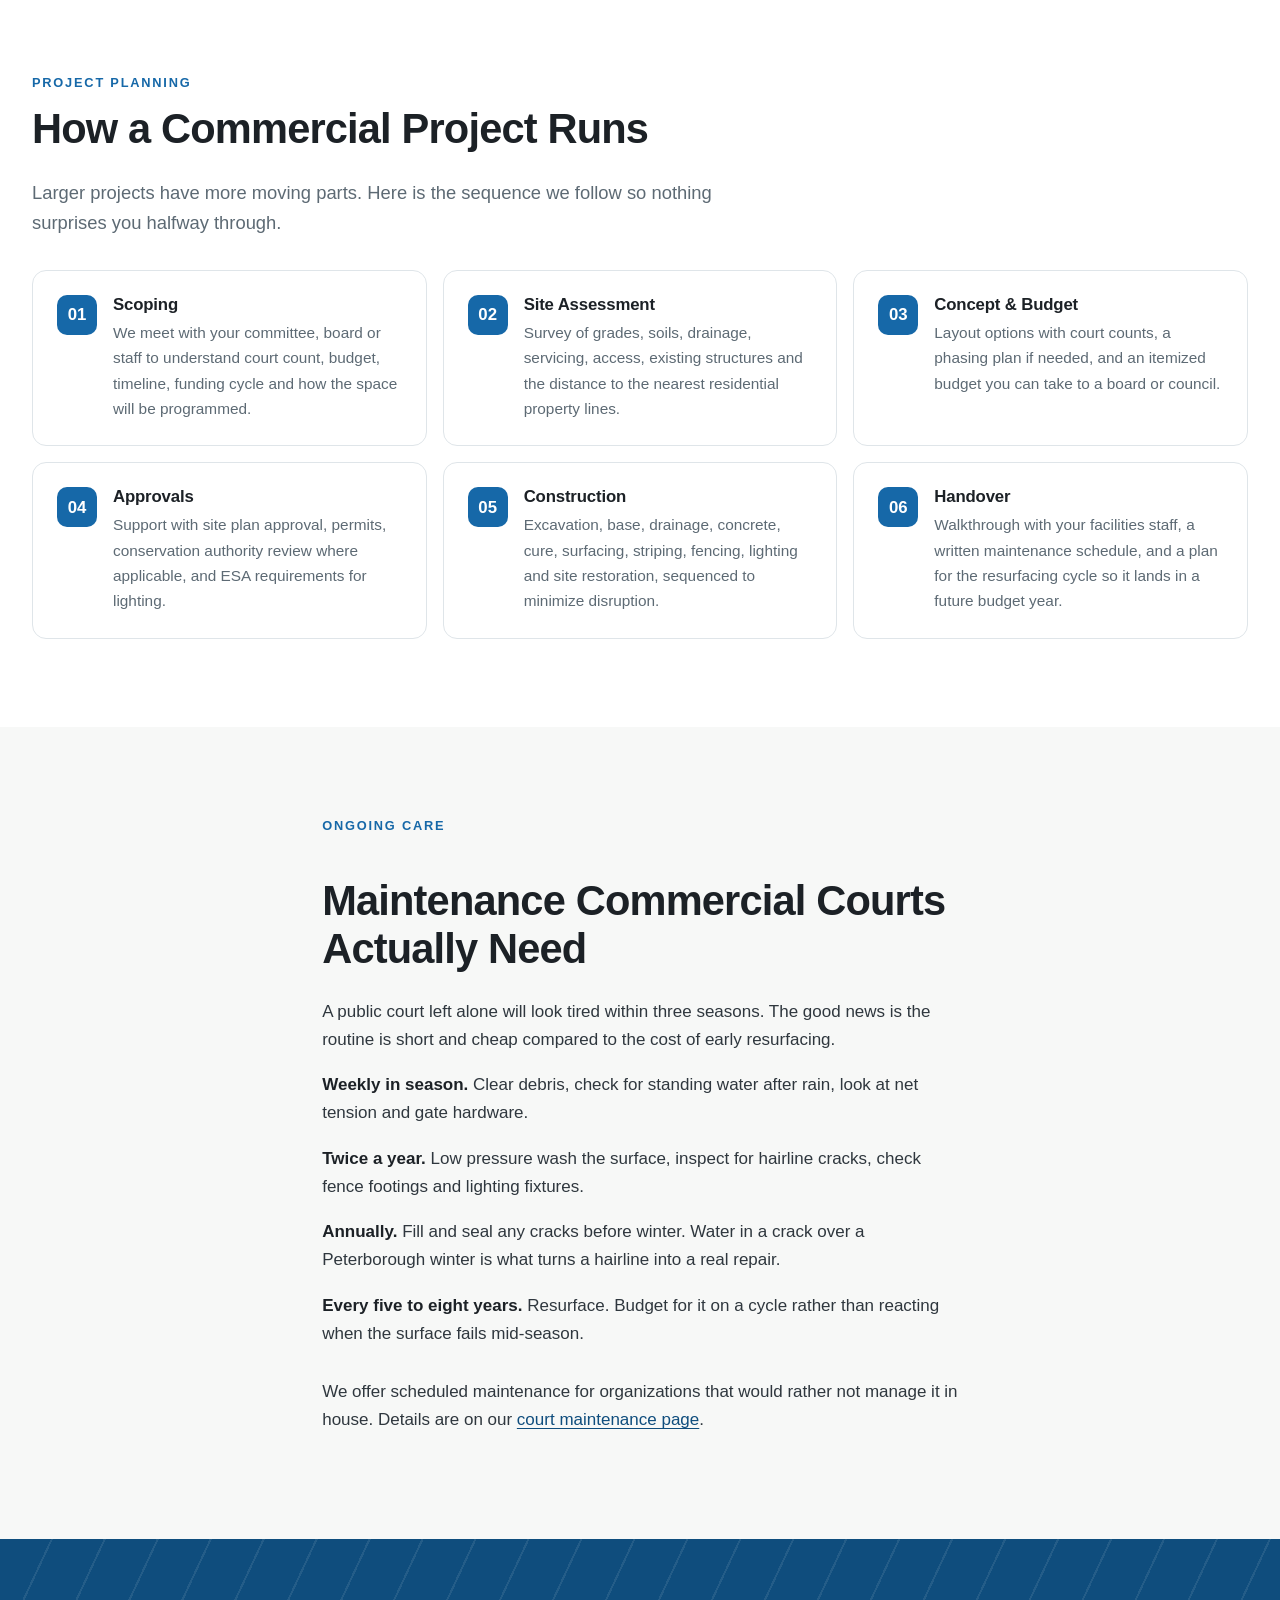
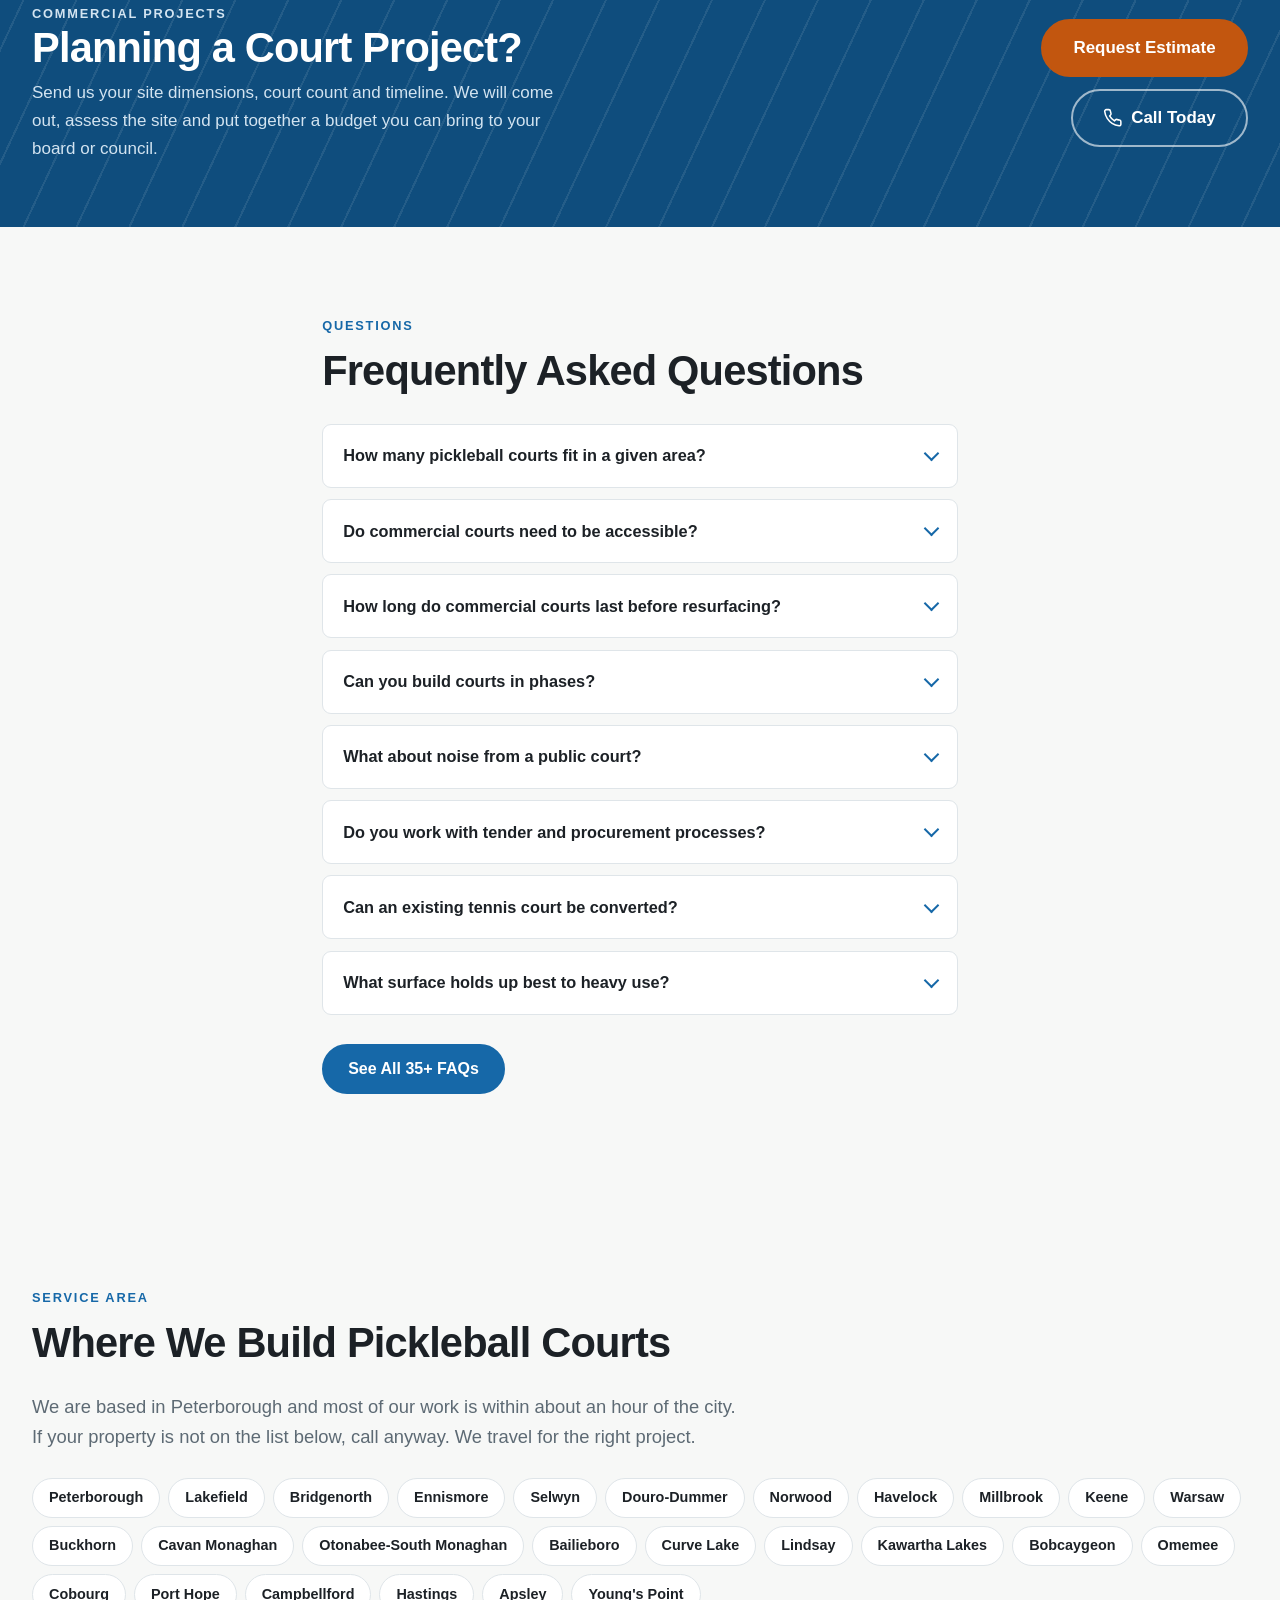
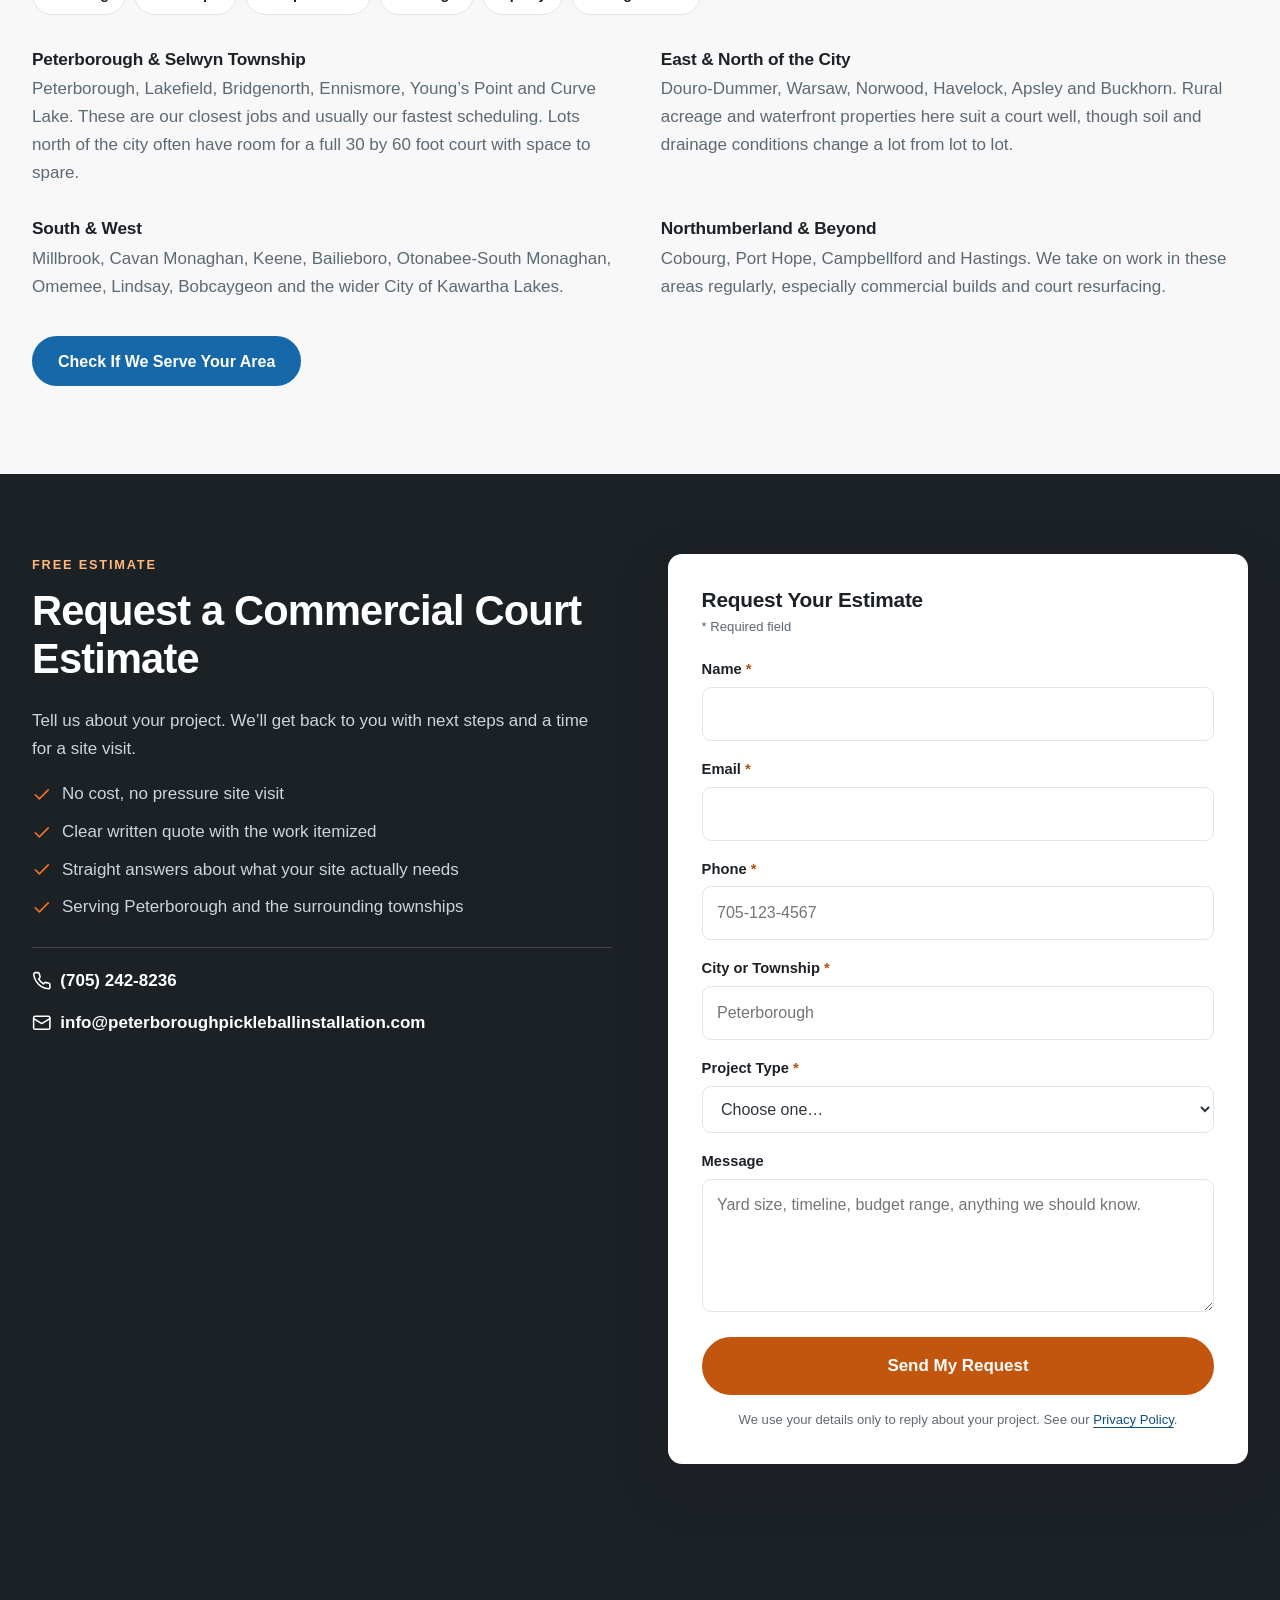
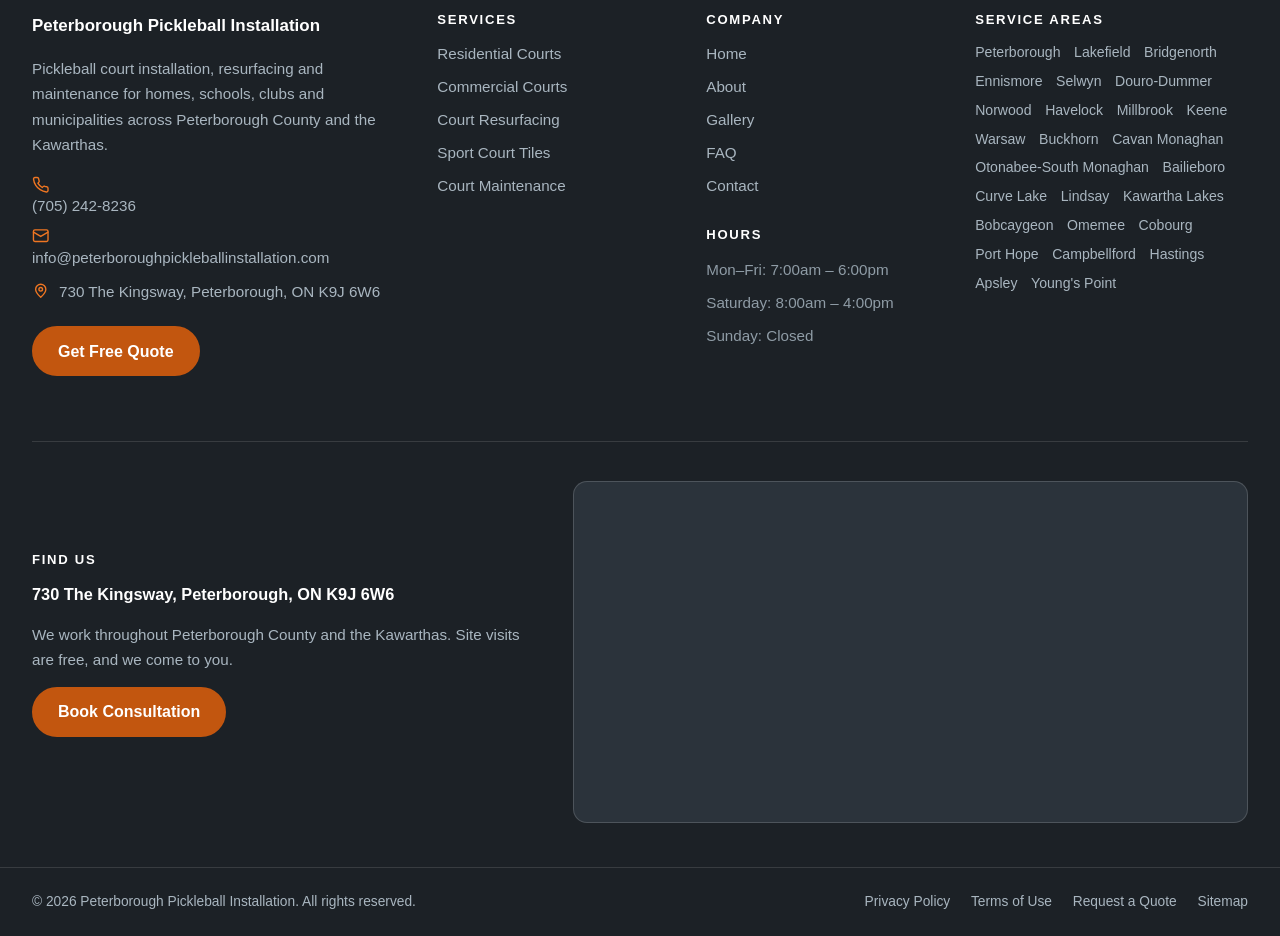
<file: commercial-pickleball-court-installation.html>
<!DOCTYPE html>
<html lang="en-CA">
<head>
<meta charset="utf-8">
<meta name="viewport" content="width=device-width, initial-scale=1">
<title>Commercial Pickleball Court Installation Peterborough | Schools, Parks, Clubs</title>
<meta name="description" content="Commercial pickleball court construction in Peterborough, Ontario for schools, municipalities, HOAs, clubs and developers. Multi-court builds. Request an estimate.">
<link rel="canonical" href="https://peterboroughpickleballinstallation.com/commercial-pickleball-court-installation.html">
<meta name="robots" content="index, follow, max-image-preview:large">
<meta name="theme-color" content="#1c2126">
<meta name="geo.region" content="CA-ON">
<meta name="geo.placename" content="Peterborough, Ontario">

<meta property="og:type" content="website">
<meta property="og:site_name" content="Peterborough Pickleball Installation">
<meta property="og:locale" content="en_CA">
<meta property="og:title" content="Commercial Pickleball Court Installation Peterborough | Schools, Parks, Clubs">
<meta property="og:description" content="Commercial pickleball court construction in Peterborough, Ontario for schools, municipalities, HOAs, clubs and developers. Multi-court builds. Request an estimate.">
<meta property="og:url" content="https://peterboroughpickleballinstallation.com/commercial-pickleball-court-installation.html">
<meta property="og:image" content="https://peterboroughpickleballinstallation.com/images/hero-commercial-pickleball-courts-school.svg">
<meta name="twitter:card" content="summary_large_image">
<meta name="twitter:title" content="Commercial Pickleball Court Installation Peterborough | Schools, Parks, Clubs">
<meta name="twitter:description" content="Commercial pickleball court construction in Peterborough, Ontario for schools, municipalities, HOAs, clubs and developers. Multi-court builds. Request an estimate.">
<meta name="twitter:image" content="https://peterboroughpickleballinstallation.com/images/hero-commercial-pickleball-courts-school.svg">

<link rel="icon" href="favicon.svg" type="image/svg+xml">
<link rel="apple-touch-icon" href="images/icon-apple-touch-pickleball-court.svg">
<link rel="manifest" href="site.webmanifest">
<link rel="preload" href="css/styles.css" as="style">
<link rel="stylesheet" href="css/styles.css">
<script type="application/ld+json">{"@context": "https://schema.org", "@type": "Service", "name": "Commercial Pickleball Court Installation", "serviceType": "Commercial Pickleball Court Installation", "description": "Commercial and institutional pickleball court construction for schools, municipalities, clubs, HOAs and developers across Peterborough County.", "url": "https://peterboroughpickleballinstallation.com/commercial-pickleball-court-installation.html", "provider": {"@id": "https://peterboroughpickleballinstallation.com/#business"}, "areaServed": [{"@type": "City", "name": "Peterborough"}, {"@type": "City", "name": "Lakefield"}, {"@type": "City", "name": "Bridgenorth"}, {"@type": "City", "name": "Ennismore"}, {"@type": "City", "name": "Selwyn"}, {"@type": "City", "name": "Douro-Dummer"}, {"@type": "City", "name": "Norwood"}, {"@type": "City", "name": "Havelock"}, {"@type": "City", "name": "Millbrook"}, {"@type": "City", "name": "Keene"}, {"@type": "City", "name": "Warsaw"}, {"@type": "City", "name": "Buckhorn"}]}</script><script type="application/ld+json">{"@context": "https://schema.org", "@type": "FAQPage", "mainEntity": [{"@type": "Question", "name": "How many pickleball courts fit in a given area?", "acceptedAnswer": {"@type": "Answer", "text": "A single court needs a 30 by 60 foot pad at minimum. For multi-court layouts you can share side run-off between adjacent courts, so four courts side by side need less than four times the space of one. Send us the dimensions of your site and we will lay out how many courts fit with proper spacing and circulation."}}, {"@type": "Question", "name": "Do commercial courts need to be accessible?", "acceptedAnswer": {"@type": "Answer", "text": "Accessibility requirements come from the Accessibility for Ontarians with Disabilities Act and your municipality's site plan requirements. In practice that usually means a firm, level route from parking to the court, gate openings wide enough for a wheelchair, no lip at the gate threshold, and accessible seating or viewing space. We build these details into the design from the start. Your architect or planner should confirm the exact requirements for your site."}}, {"@type": "Question", "name": "How long do commercial courts last before resurfacing?", "acceptedAnswer": {"@type": "Answer", "text": "Under heavy public use, expect five to eight years between resurfacing rather than the eight to ten a lightly used backyard court gets. The base, if built correctly, lasts far longer than the coating. Budgeting for resurfacing on a cycle is much cheaper than waiting until the surface fails."}}, {"@type": "Question", "name": "Can you build courts in phases?", "acceptedAnswer": {"@type": "Answer", "text": "Yes, and it is often the smart approach for municipalities and clubs working within an annual budget. We can build the base and drainage for the full footprint, then surface courts in stages as funding allows. Planning the whole site up front avoids paying twice for excavation and servicing."}}, {"@type": "Question", "name": "What about noise from a public court?", "acceptedAnswer": {"@type": "Answer", "text": "This is the single biggest source of complaints about public pickleball courts in Ontario, and it has led to real enforcement action. Setback from the nearest homes matters most. Acoustic barrier fencing, orientation, planted buffers and posted quiet hours all help. We strongly recommend addressing this in the design rather than after the first complaint arrives."}}, {"@type": "Question", "name": "Do you work with tender and procurement processes?", "acceptedAnswer": {"@type": "Answer", "text": "Yes. We are set up to provide the documentation, specifications, drawings and insurance certificates that municipal and institutional procurement requires. Send us the tender package and we will respond to it."}}, {"@type": "Question", "name": "Can an existing tennis court be converted?", "acceptedAnswer": {"@type": "Answer", "text": "Usually yes, and it is excellent value. A standard tennis court has room for up to four pickleball courts. If the slab is structurally sound, conversion means crack repair, resurfacing and new striping rather than new construction. See our resurfacing page for details."}}, {"@type": "Question", "name": "What surface holds up best to heavy use?", "acceptedAnswer": {"@type": "Answer", "text": "For high-traffic public courts, a properly built concrete base with a quality acrylic system is the most reliable. Cushioned acrylic adds comfort for programs serving older players. Modular tile works well where you need drainage or multi-sport flexibility."}}]}</script><script type="application/ld+json">{"@context": "https://schema.org", "@type": "BreadcrumbList", "itemListElement": [{"@type": "ListItem", "position": 1, "name": "Home", "item": "https://peterboroughpickleballinstallation.com/"}, {"@type": "ListItem", "position": 2, "name": "Commercial Courts", "item": "https://peterboroughpickleballinstallation.com/commercial-pickleball-court-installation.html"}]}</script>
</head>
<body>
<a class="skip-link" href="#main">Skip to main content</a>

<div class="topbar">
  <div class="wrap topbar__in">
    <p class="topbar__msg">Pickleball court builders serving Peterborough &amp; the Kawarthas</p>
    <p class="topbar__act"><a href="tel:+17052428236"><svg class="ic" viewBox="0 0 24 24" fill="none" stroke="currentColor" stroke-width="1.9" stroke-linecap="round" stroke-linejoin="round" aria-hidden="true" focusable="false"><path d="M22 16.9v3a2 2 0 0 1-2.2 2 19.8 19.8 0 0 1-8.6-3.1 19.5 19.5 0 0 1-6-6A19.8 19.8 0 0 1 2.1 4.2 2 2 0 0 1 4.1 2h3a2 2 0 0 1 2 1.7c.1 1 .3 1.9.7 2.8a2 2 0 0 1-.5 2.1L8.1 9.8a16 16 0 0 0 6 6l1.2-1.2a2 2 0 0 1 2.1-.5c.9.4 1.8.6 2.8.7a2 2 0 0 1 1.8 2.1z"/></svg><span>Call (705) 242-8236</span></a></p>
  </div>
</div>

<header class="site-head" id="siteHead">
  <div class="wrap site-head__in">
    <a class="brand" href="index.html" aria-label="Peterborough Pickleball Installation home">
      <span class="brand__mark" aria-hidden="true">
        <svg viewBox="0 0 40 40" fill="none" aria-hidden="true">
          <rect x="1.5" y="1.5" width="37" height="37" rx="7" fill="#1668a8"/>
          <rect x="7" y="8" width="26" height="24" rx="1.5" stroke="#ffffff" stroke-width="1.6"/>
          <path d="M20 8v24M13.5 8v24M26.5 8v24M7 20h6.5M26.5 20H33" stroke="#ffffff" stroke-width="1.2" opacity=".85"/>
          <circle cx="28" cy="13.5" r="3" fill="#ef7622"/>
        </svg>
      </span>
      <span class="brand__txt"><strong>Peterborough</strong><span>Pickleball Installation</span></span>
    </a>

    <button class="navtoggle" id="navToggle" aria-expanded="false" aria-controls="primaryNav">
      <span class="navtoggle__bars" aria-hidden="true"><i></i><i></i><i></i></span>
      <span class="navtoggle__label">Menu</span>
    </button>

    <nav class="nav" id="primaryNav" aria-label="Primary">
      <ul class="nav__list"><li><a href="index.html">Home</a></li><li><a href="residential-pickleball-court-installation.html">Residential Courts</a></li><li><a href="commercial-pickleball-court-installation.html" aria-current="page" class="is-active">Commercial Courts</a></li><li><a href="pickleball-court-resurfacing.html">Court Resurfacing</a></li><li><a href="sport-court-tile-installation.html">Sport Court Tiles</a></li><li><a href="pickleball-court-maintenance.html">Court Maintenance</a></li><li><a href="about.html">About</a></li><li><a href="gallery.html">Gallery</a></li><li><a href="faq.html">FAQ</a></li><li><a href="contact.html">Contact</a></li></ul>
      <div class="nav__cta">
        <a class="btn btn--ghost" href="tel:+17052428236"><svg class="ic" viewBox="0 0 24 24" fill="none" stroke="currentColor" stroke-width="1.9" stroke-linecap="round" stroke-linejoin="round" aria-hidden="true" focusable="false"><path d="M22 16.9v3a2 2 0 0 1-2.2 2 19.8 19.8 0 0 1-8.6-3.1 19.5 19.5 0 0 1-6-6A19.8 19.8 0 0 1 2.1 4.2 2 2 0 0 1 4.1 2h3a2 2 0 0 1 2 1.7c.1 1 .3 1.9.7 2.8a2 2 0 0 1-.5 2.1L8.1 9.8a16 16 0 0 0 6 6l1.2-1.2a2 2 0 0 1 2.1-.5c.9.4 1.8.6 2.8.7a2 2 0 0 1 1.8 2.1z"/></svg> Call Today</a>
        <a class="btn btn--orange" href="contact.html#quote">Get Free Quote</a>
      </div>
    </nav>
  </div>
</header>
<main id="main">

<section class="hero hero--green">
  <div class="hero__media">
    <picture><source type="image/webp" sizes="100vw" srcset="images/four-pickleball-courts-public-park-aerial-900.webp 900w, images/four-pickleball-courts-public-park-aerial-1536.webp 1536w"><img src="images/four-pickleball-courts-public-park-aerial-900.jpg" sizes="100vw" srcset="images/four-pickleball-courts-public-park-aerial-900.jpg 900w, images/four-pickleball-courts-public-park-aerial-1536.jpg 1536w" alt="Aerial view of four public pickleball courts with perimeter fencing and benches" width="1536" height="1024" fetchpriority="high" decoding="async"></picture>
  </div>
  <div class="wrap hero__in">
    <p class="eyebrow">Commercial &amp; Institutional</p>
    <h1>Commercial Pickleball Court Installation</h1>
    <p class="hero__sub">Multi-court builds for schools, municipalities, churches, clubs, HOAs, retirement communities and developers. Designed for daily public use and Ontario weather.</p>
    <ul class="hero__pts"><li><svg class="ic" viewBox="0 0 24 24" fill="none" stroke="currentColor" stroke-width="1.9" stroke-linecap="round" stroke-linejoin="round" aria-hidden="true" focusable="false"><path d="M20 6 9 17l-5-5"/></svg><span>Single courts through multi-court complexes</span></li><li><svg class="ic" viewBox="0 0 24 24" fill="none" stroke="currentColor" stroke-width="1.9" stroke-linecap="round" stroke-linejoin="round" aria-hidden="true" focusable="false"><path d="M20 6 9 17l-5-5"/></svg><span>Accessibility and drainage planned in</span></li><li><svg class="ic" viewBox="0 0 24 24" fill="none" stroke="currentColor" stroke-width="1.9" stroke-linecap="round" stroke-linejoin="round" aria-hidden="true" focusable="false"><path d="M20 6 9 17l-5-5"/></svg><span>Tender and procurement documentation</span></li><li><svg class="ic" viewBox="0 0 24 24" fill="none" stroke="currentColor" stroke-width="1.9" stroke-linecap="round" stroke-linejoin="round" aria-hidden="true" focusable="false"><path d="M20 6 9 17l-5-5"/></svg><span>Phased builds to suit budget cycles</span></li></ul>
    <p class="hero__btns">
      <a class="btn btn--orange btn--lg" href="contact.html#quote">Request Estimate</a>
      <a class="btn btn--outline btn--lg" href="tel:+17052428236"><svg class="ic" viewBox="0 0 24 24" fill="none" stroke="currentColor" stroke-width="1.9" stroke-linecap="round" stroke-linejoin="round" aria-hidden="true" focusable="false"><path d="M22 16.9v3a2 2 0 0 1-2.2 2 19.8 19.8 0 0 1-8.6-3.1 19.5 19.5 0 0 1-6-6A19.8 19.8 0 0 1 2.1 4.2 2 2 0 0 1 4.1 2h3a2 2 0 0 1 2 1.7c.1 1 .3 1.9.7 2.8a2 2 0 0 1-.5 2.1L8.1 9.8a16 16 0 0 0 6 6l1.2-1.2a2 2 0 0 1 2.1-.5c.9.4 1.8.6 2.8.7a2 2 0 0 1 1.8 2.1z"/></svg> Call (705) 242-8236</a>
    </p>
    <p class="hero__note">Free estimates &middot; Locally focused service &middot; Clear, written quotes</p>
  </div>
</section>
<nav class="crumbs" aria-label="Breadcrumb"><div class="wrap"><ol><li><a href="index.html">Home</a></li><li aria-current="page">Commercial Courts</li></ol></div></nav><section class="trustbar" aria-label="What we stand for"><div class="wrap"><ul><li><svg class="ic" viewBox="0 0 24 24" fill="none" stroke="currentColor" stroke-width="1.9" stroke-linecap="round" stroke-linejoin="round" aria-hidden="true" focusable="false"><path d="M20 6 9 17l-5-5"/></svg><span>Free Estimates</span></li><li><svg class="ic" viewBox="0 0 24 24" fill="none" stroke="currentColor" stroke-width="1.9" stroke-linecap="round" stroke-linejoin="round" aria-hidden="true" focusable="false"><path d="m12 2 9 5-9 5-9-5z"/><path d="m3 12 9 5 9-5"/><path d="m3 17 9 5 9-5"/></svg><span>High-Quality Materials</span></li><li><svg class="ic" viewBox="0 0 24 24" fill="none" stroke="currentColor" stroke-width="1.9" stroke-linecap="round" stroke-linejoin="round" aria-hidden="true" focusable="false"><path d="M12 22s8-4 8-10V5l-8-3-8 3v7c0 6 8 10 8 10z"/></svg><span>Professional Workmanship</span></li><li><svg class="ic" viewBox="0 0 24 24" fill="none" stroke="currentColor" stroke-width="1.9" stroke-linecap="round" stroke-linejoin="round" aria-hidden="true" focusable="false"><circle cx="12" cy="12" r="9"/><path d="M12 7v5l3 2"/></svg><span>Reliable Scheduling</span></li><li><svg class="ic" viewBox="0 0 24 24" fill="none" stroke="currentColor" stroke-width="1.9" stroke-linecap="round" stroke-linejoin="round" aria-hidden="true" focusable="false"><path d="M12 21s7-6.3 7-11a7 7 0 1 0-14 0c0 4.7 7 11 7 11z"/><circle cx="12" cy="10" r="2.5"/></svg><span>Locally Focused</span></li></ul></div></section>
<section class="sec" aria-labelledby="c1">
  <div class="wrap split split--wide-left">
    <div class="split__body prose">
      <p class="eyebrow">Commercial &amp; Institutional</p>
      <h2 id="c1">Courts Built for Heavy, Daily Use</h2>
      <p>A backyard court might see a few hours a week. A school, park or club court can see
         hundreds of hours a season, played by everyone from beginners to competitive leagues, in
         every kind of weather.</p>
      <p>That changes almost every decision in the build. Deeper base. Tighter drainage tolerances.
         Heavier fencing and gates. Better lighting. A surface system chosen for how it wears
         rather than how it photographs.</p>
      <p>We build single courts, multi-court complexes and phased projects for organizations across
         Peterborough County, Kawartha Lakes and Northumberland.</p>
    </div>
    <div class="split__media">
<picture><source type="image/webp" sizes="(min-width: 900px) 50vw, 100vw" srcset="images/municipal-park-pickleball-court-fencing-benches-900.webp 900w, images/municipal-park-pickleball-court-fencing-benches-1536.webp 1536w"><img src="images/municipal-park-pickleball-court-fencing-benches-900.jpg" sizes="(min-width: 900px) 50vw, 100vw" srcset="images/municipal-park-pickleball-court-fencing-benches-900.jpg 900w, images/municipal-park-pickleball-court-fencing-benches-1536.jpg 1536w" alt="Municipal park pickleball court with black perimeter fencing, player benches and a posted court rules sign" width="1448" height="1086" loading="lazy" decoding="async"></picture>
    </div>
  </div>
</section>

<section class="sec sec--tint" aria-labelledby="c2">
  <div class="wrap">
    <p class="eyebrow">Who We Build For</p>
    <h2 id="c2">Organizations We Work With</h2>
    <p class="lede">Different clients, different priorities. Here is what each one usually needs
       us to get right.</p>
    <ul class="grid grid--4">
      <li class="card"><span class="card__ic"><svg class="ic" viewBox="0 0 24 24" fill="none" stroke="currentColor" stroke-width="1.9" stroke-linecap="round" stroke-linejoin="round" aria-hidden="true" focusable="false"><path d="M4 22V4a1 1 0 0 1 1-1h9a1 1 0 0 1 1 1v18M15 9h4a1 1 0 0 1 1 1v12"/><path d="M8 7h3M8 11h3M8 15h3M18 13h0M18 17h0M2 22h20"/></svg></span>
        <h3>Schools</h3>
        <div class="card__b"><p>Durable surfacing that survives daily gym class and recess.
          Multi-sport lines so one pad serves several programs. Safe fencing and clear
          sightlines for supervision.</p></div></li>
      <li class="card"><span class="card__ic"><svg class="ic" viewBox="0 0 24 24" fill="none" stroke="currentColor" stroke-width="1.9" stroke-linecap="round" stroke-linejoin="round" aria-hidden="true" focusable="false"><path d="M12 21s7-6.3 7-11a7 7 0 1 0-14 0c0 4.7 7 11 7 11z"/><circle cx="12" cy="10" r="2.5"/></svg></span>
        <h3>Municipalities &amp; Parks</h3>
        <div class="card__b"><p>Public durability, accessible routes, drainage that works through
          spring melt, and noise planning relative to nearby homes. Tender-ready
          documentation.</p></div></li>
      <li class="card"><span class="card__ic"><svg class="ic" viewBox="0 0 24 24" fill="none" stroke="currentColor" stroke-width="1.9" stroke-linecap="round" stroke-linejoin="round" aria-hidden="true" focusable="false"><path d="M17 21v-2a4 4 0 0 0-4-4H6a4 4 0 0 0-4 4v2"/><circle cx="9.5" cy="7" r="4"/><path d="M22 21v-2a4 4 0 0 0-3-3.9"/></svg></span>
        <h3>Churches &amp; Community Groups</h3>
        <div class="card__b"><p>Good value builds that serve a wide age range. Often phased so the
          project fits a fundraising timeline.</p></div></li>
      <li class="card"><span class="card__ic"><svg class="ic" viewBox="0 0 24 24" fill="none" stroke="currentColor" stroke-width="1.9" stroke-linecap="round" stroke-linejoin="round" aria-hidden="true" focusable="false"><path d="m12 3 2.7 5.6 6.1.9-4.4 4.3 1 6.1-5.4-2.9-5.4 2.9 1-6.1L3.2 9.5l6.1-.9z"/></svg></span>
        <h3>Sports &amp; Racquet Clubs</h3>
        <div class="card__b"><p>Playing quality first. Consistent bounce, true lines, cushioned
          options for league play, and layouts that support tournaments.</p></div></li>
      <li class="card"><span class="card__ic"><svg class="ic" viewBox="0 0 24 24" fill="none" stroke="currentColor" stroke-width="1.9" stroke-linecap="round" stroke-linejoin="round" aria-hidden="true" focusable="false"><path d="M3 10.5 12 3l9 7.5V21a1 1 0 0 1-1 1h-5v-7H9v7H4a1 1 0 0 1-1-1z"/></svg></span>
        <h3>HOAs &amp; Condo Boards</h3>
        <div class="card__b"><p>An amenity that raises the property without creating a noise
          complaint file. Careful placement and acoustic treatment matter here more than
          anywhere.</p></div></li>
      <li class="card"><span class="card__ic"><svg class="ic" viewBox="0 0 24 24" fill="none" stroke="currentColor" stroke-width="1.9" stroke-linecap="round" stroke-linejoin="round" aria-hidden="true" focusable="false"><path d="M12 22s8-4 8-10V5l-8-3-8 3v7c0 6 8 10 8 10z"/></svg></span>
        <h3>Retirement Communities</h3>
        <div class="card__b"><p>Cushioned surfacing, shade, seating, level access and non-glare
          lighting. The court gets used every day, so comfort details pay off.</p></div></li>
      <li class="card"><span class="card__ic"><svg class="ic" viewBox="0 0 24 24" fill="none" stroke="currentColor" stroke-width="1.9" stroke-linecap="round" stroke-linejoin="round" aria-hidden="true" focusable="false"><path d="m12 2 9 5-9 5-9-5z"/><path d="m3 12 9 5 9-5"/><path d="m3 17 9 5 9-5"/></svg></span>
        <h3>Apartments &amp; Developers</h3>
        <div class="card__b"><p>Amenity courts that differentiate a property. We can spec courts
          into site plans early so servicing and grading account for them.</p></div></li>
      <li class="card"><span class="card__ic"><svg class="ic" viewBox="0 0 24 24" fill="none" stroke="currentColor" stroke-width="1.9" stroke-linecap="round" stroke-linejoin="round" aria-hidden="true" focusable="false"><circle cx="12" cy="12" r="4"/><path d="M12 2v2M12 20v2M4.9 4.9l1.4 1.4M17.7 17.7l1.4 1.4M2 12h2M20 12h2M4.9 19.1l1.4-1.4M17.7 6.3l1.4-1.4"/></svg></span>
        <h3>Resorts &amp; Camps</h3>
        <div class="card__b"><p>Seasonal high-intensity use, often on rural or waterfront sites
          with tricky drainage and access. We plan for both.</p></div></li>
    </ul>
  </div>
</section>

<section class="sec" aria-labelledby="c3">
  <div class="wrap prose narrow">
    <p class="eyebrow">Durability</p>
    <h2 id="c3">Building for a Public Court's Workload</h2>
    <p>Commercial courts fail differently than residential ones. It is rarely a dramatic failure.
       It is gradual wear that makes the court slippery, uneven or unsafe, and then it has to close
       during the busiest part of the season.</p>

    <h3>Base and slab</h3>
    <p>We build the granular base deeper for commercial work and compact it in tighter lifts. On
       clay sites and larger multi-court pads, post-tensioned concrete is worth considering because
       it handles soil movement better than conventionally reinforced slabs.</p>

    <h3>Drainage</h3>
    <p>Spring melt is harder on a court than summer rain. We plan for volume, not just for a
       typical rainfall. That can mean perimeter drains, catch basins tied into site storm, or
       regrading the surrounding ground so meltwater has somewhere to go.</p>

    <h3>Surfacing</h3>
    <p>Public courts get scuffed, dragged, and played on when wet. We use surfacing systems built
       for that and apply enough coats to give the texture some life. Cutting a coat to save money
       shows up two seasons later.</p>

    <h3>Fencing and gates</h3>
    <p>Commercial fencing needs heavier posts, proper footings below frost, and gates rated for
       constant use. Gate hardware is usually the first thing to fail on a public court, so it is
       worth specifying properly.</p>

    <h3>Lighting</h3>
    <p>LED sports fixtures on poles, aimed and shielded to put light on the court and keep it off
       the neighbours. Even coverage matters, because dark corners are where people turn ankles.</p>
  </div>
</section>

<section class="sec sec--tint" aria-labelledby="c4">
  <div class="wrap prose narrow">
    <p class="eyebrow">Accessibility</p>
    <h2 id="c4">Accessibility Considerations</h2>
    <p>Public and institutional courts in Ontario need to be usable by people with disabilities.
       Requirements come from the Accessibility for Ontarians with Disabilities Act and from your
       municipality's own site plan standards, so the exact details vary by project.</p>
    <p>In practice, the things we plan for are:</p>
    <ul class="tick">
      <li><span>A firm, stable, level route from accessible parking to the court gate</span></li>
      <li><span>Gate openings wide enough for a wheelchair, with no raised threshold or lip</span></li>
      <li><span>Level transitions between the approach surface and the court itself</span></li>
      <li><span>Accessible seating and viewing areas outside the run-off zone</span></li>
      <li><span>Colour contrast between the court surface and its surroundings</span></li>
      <li><span>Enough space behind the baseline for wheelchair pickleball, where that is a goal</span></li>
    </ul>
    <div class="callout">
      <h3>Confirm requirements early</h3>
      <p>Accessibility standards and municipal site plan conditions change and differ between
         jurisdictions. We build to what your project requires, but your planner, architect or
         municipality should confirm the applicable standard before design is finalized.</p>
    </div>
  </div>
</section>

<section class="sec" aria-labelledby="c5">
  <div class="wrap">
    <p class="eyebrow">Project Planning</p>
    <h2 id="c5">How a Commercial Project Runs</h2>
    <p class="lede">Larger projects have more moving parts. Here is the sequence we follow so
       nothing surprises you halfway through.</p>
<ol class="steps"><li class="step"><span class="step__n" aria-hidden="true">01</span><div><h3>Scoping</h3><p>We meet with your committee, board or staff to understand court count, budget, timeline, funding cycle and how the space will be programmed.</p></div></li><li class="step"><span class="step__n" aria-hidden="true">02</span><div><h3>Site Assessment</h3><p>Survey of grades, soils, drainage, servicing, access, existing structures and the distance to the nearest residential property lines.</p></div></li><li class="step"><span class="step__n" aria-hidden="true">03</span><div><h3>Concept &amp; Budget</h3><p>Layout options with court counts, a phasing plan if needed, and an itemized budget you can take to a board or council.</p></div></li><li class="step"><span class="step__n" aria-hidden="true">04</span><div><h3>Approvals</h3><p>Support with site plan approval, permits, conservation authority review where applicable, and ESA requirements for lighting.</p></div></li><li class="step"><span class="step__n" aria-hidden="true">05</span><div><h3>Construction</h3><p>Excavation, base, drainage, concrete, cure, surfacing, striping, fencing, lighting and site restoration, sequenced to minimize disruption.</p></div></li><li class="step"><span class="step__n" aria-hidden="true">06</span><div><h3>Handover</h3><p>Walkthrough with your facilities staff, a written maintenance schedule, and a plan for the resurfacing cycle so it lands in a future budget year.</p></div></li></ol>
  </div>
</section>

<section class="sec sec--tint" aria-labelledby="c6">
  <div class="wrap prose narrow">
    <p class="eyebrow">Ongoing Care</p>
    <h2 id="c6">Maintenance Commercial Courts Actually Need</h2>
    <p>A public court left alone will look tired within three seasons. The good news is the routine
       is short and cheap compared to the cost of early resurfacing.</p>
    <ul class="tick tick--blue">
      <li><span><strong>Weekly in season.</strong> Clear debris, check for standing water after
          rain, look at net tension and gate hardware.</span></li>
      <li><span><strong>Twice a year.</strong> Low pressure wash the surface, inspect for hairline
          cracks, check fence footings and lighting fixtures.</span></li>
      <li><span><strong>Annually.</strong> Fill and seal any cracks before winter. Water in a
          crack over a Peterborough winter is what turns a hairline into a real repair.</span></li>
      <li><span><strong>Every five to eight years.</strong> Resurface. Budget for it on a cycle
          rather than reacting when the surface fails mid-season.</span></li>
    </ul>
    <p>We offer scheduled maintenance for organizations that would rather not manage it in house.
       Details are on our <a href="pickleball-court-maintenance.html">court maintenance page</a>.</p>
  </div>
</section>

<section class="ctaband">
  <div class="wrap ctaband__in">
    <div>
      <p class="eyebrow eyebrow--light">Commercial Projects</p>
      <h2>Planning a Court Project?</h2>
      <p>Send us your site dimensions, court count and timeline. We will come out, assess the site and put together a budget you can bring to your board or council.</p>
    </div>
    <p class="ctaband__btns">
      <a class="btn btn--orange btn--lg" href="contact.html#quote">Request Estimate</a>
      <a class="btn btn--outline-light btn--lg" href="tel:+17052428236"><svg class="ic" viewBox="0 0 24 24" fill="none" stroke="currentColor" stroke-width="1.9" stroke-linecap="round" stroke-linejoin="round" aria-hidden="true" focusable="false"><path d="M22 16.9v3a2 2 0 0 1-2.2 2 19.8 19.8 0 0 1-8.6-3.1 19.5 19.5 0 0 1-6-6A19.8 19.8 0 0 1 2.1 4.2 2 2 0 0 1 4.1 2h3a2 2 0 0 1 2 1.7c.1 1 .3 1.9.7 2.8a2 2 0 0 1-.5 2.1L8.1 9.8a16 16 0 0 0 6 6l1.2-1.2a2 2 0 0 1 2.1-.5c.9.4 1.8.6 2.8.7a2 2 0 0 1 1.8 2.1z"/></svg> Call Today</a>
    </p>
  </div>
</section>

<section class="sec sec--tint" aria-labelledby="pfaq-h">
  <div class="wrap narrow">
    <p class="eyebrow">Questions</p>
    <h2 id="pfaq-h">Frequently Asked Questions</h2><div class="faqs"><details class="faq"><summary><span>How many pickleball courts fit in a given area?</span></summary><div class="faq__a"><p>A single court needs a 30 by 60 foot pad at minimum. For multi-court layouts you can share side run-off between adjacent courts, so four courts side by side need less than four times the space of one.</p><p>Send us the dimensions of your site and we will lay out how many courts fit with proper spacing and circulation.</p></div></details><details class="faq"><summary><span>Do commercial courts need to be accessible?</span></summary><div class="faq__a"><p>Accessibility requirements come from the Accessibility for Ontarians with Disabilities Act and your municipality's site plan requirements. In practice that usually means a firm, level route from parking to the court, gate openings wide enough for a wheelchair, no lip at the gate threshold, and accessible seating or viewing space.</p><p>We build these details into the design from the start. Your architect or planner should confirm the exact requirements for your site.</p></div></details><details class="faq"><summary><span>How long do commercial courts last before resurfacing?</span></summary><div class="faq__a"><p>Under heavy public use, expect five to eight years between resurfacing rather than the eight to ten a lightly used backyard court gets. The base, if built correctly, lasts far longer than the coating.</p><p>Budgeting for resurfacing on a cycle is much cheaper than waiting until the surface fails.</p></div></details><details class="faq"><summary><span>Can you build courts in phases?</span></summary><div class="faq__a"><p>Yes, and it is often the smart approach for municipalities and clubs working within an annual budget. We can build the base and drainage for the full footprint, then surface courts in stages as funding allows.</p><p>Planning the whole site up front avoids paying twice for excavation and servicing.</p></div></details><details class="faq"><summary><span>What about noise from a public court?</span></summary><div class="faq__a"><p>This is the single biggest source of complaints about public pickleball courts in Ontario, and it has led to real enforcement action. Setback from the nearest homes matters most. Acoustic barrier fencing, orientation, planted buffers and posted quiet hours all help.</p><p>We strongly recommend addressing this in the design rather than after the first complaint arrives.</p></div></details><details class="faq"><summary><span>Do you work with tender and procurement processes?</span></summary><div class="faq__a"><p>Yes. We are set up to provide the documentation, specifications, drawings and insurance certificates that municipal and institutional procurement requires. Send us the tender package and we will respond to it.</p></div></details><details class="faq"><summary><span>Can an existing tennis court be converted?</span></summary><div class="faq__a"><p>Usually yes, and it is excellent value. A standard tennis court has room for up to four pickleball courts. If the slab is structurally sound, conversion means crack repair, resurfacing and new striping rather than new construction.</p><p>See our <a href='pickleball-court-resurfacing.html'>resurfacing page</a> for details.</p></div></details><details class="faq"><summary><span>What surface holds up best to heavy use?</span></summary><div class="faq__a"><p>For high-traffic public courts, a properly built concrete base with a quality acrylic system is the most reliable. Cushioned acrylic adds comfort for programs serving older players. Modular tile works well where you need drainage or multi-sport flexibility.</p></div></details></div>
    <p style="margin-top:1.8rem"><a class="btn btn--blue" href="faq.html">See All 35+ FAQs</a></p>
  </div>
</section>

<section class="sec sec--tint areas" aria-labelledby="areas-h">
  <div class="wrap">
    <p class="eyebrow">Service Area</p>
    <h2 id="areas-h">Where We Build Pickleball Courts</h2>
    <p class="lede">We are based in Peterborough and most of our work is within about an hour of the city. If your property is not on the list below, call anyway. We travel for the right project.</p>
    <ul class="chips"><li>Peterborough</li><li>Lakefield</li><li>Bridgenorth</li><li>Ennismore</li><li>Selwyn</li><li>Douro-Dummer</li><li>Norwood</li><li>Havelock</li><li>Millbrook</li><li>Keene</li><li>Warsaw</li><li>Buckhorn</li><li>Cavan Monaghan</li><li>Otonabee-South Monaghan</li><li>Bailieboro</li><li>Curve Lake</li><li>Lindsay</li><li>Kawartha Lakes</li><li>Bobcaygeon</li><li>Omemee</li><li>Cobourg</li><li>Port Hope</li><li>Campbellford</li><li>Hastings</li><li>Apsley</li><li>Young's Point</li></ul>
    <div class="areas__cols">
      <div>
        <h3>Peterborough &amp; Selwyn Township</h3>
        <p>Peterborough, Lakefield, Bridgenorth, Ennismore, Young&rsquo;s Point and Curve Lake.
           These are our closest jobs and usually our fastest scheduling. Lots north of the city
           often have room for a full 30 by 60 foot court with space to spare.</p>
      </div>
      <div>
        <h3>East &amp; North of the City</h3>
        <p>Douro-Dummer, Warsaw, Norwood, Havelock, Apsley and Buckhorn. Rural acreage and
           waterfront properties here suit a court well, though soil and drainage conditions
           change a lot from lot to lot.</p>
      </div>
      <div>
        <h3>South &amp; West</h3>
        <p>Millbrook, Cavan Monaghan, Keene, Bailieboro, Otonabee-South Monaghan, Omemee,
           Lindsay, Bobcaygeon and the wider City of Kawartha Lakes.</p>
      </div>
      <div>
        <h3>Northumberland &amp; Beyond</h3>
        <p>Cobourg, Port Hope, Campbellford and Hastings. We take on work in these areas
           regularly, especially commercial builds and court resurfacing.</p>
      </div>
    </div>
    <p class="areas__cta"><a class="btn btn--blue" href="contact.html#quote">Check If We Serve Your Area</a></p>
  </div>
</section>

<section class="formsec" id="quote">
  <div class="wrap formsec__in">
    <div class="formsec__copy">
      <p class="eyebrow">Free Estimate</p>
      <h2>Request a Commercial Court Estimate</h2>
      <p>Tell us about your project. We&rsquo;ll get back to you with next steps and a time for a site visit.</p>
      <ul class="tick">
        <li><svg class="ic" viewBox="0 0 24 24" fill="none" stroke="currentColor" stroke-width="1.9" stroke-linecap="round" stroke-linejoin="round" aria-hidden="true" focusable="false"><path d="M20 6 9 17l-5-5"/></svg><span>No cost, no pressure site visit</span></li>
        <li><svg class="ic" viewBox="0 0 24 24" fill="none" stroke="currentColor" stroke-width="1.9" stroke-linecap="round" stroke-linejoin="round" aria-hidden="true" focusable="false"><path d="M20 6 9 17l-5-5"/></svg><span>Clear written quote with the work itemized</span></li>
        <li><svg class="ic" viewBox="0 0 24 24" fill="none" stroke="currentColor" stroke-width="1.9" stroke-linecap="round" stroke-linejoin="round" aria-hidden="true" focusable="false"><path d="M20 6 9 17l-5-5"/></svg><span>Straight answers about what your site actually needs</span></li>
        <li><svg class="ic" viewBox="0 0 24 24" fill="none" stroke="currentColor" stroke-width="1.9" stroke-linecap="round" stroke-linejoin="round" aria-hidden="true" focusable="false"><path d="M20 6 9 17l-5-5"/></svg><span>Serving Peterborough and the surrounding townships</span></li>
      </ul>
      <div class="formsec__contact">
        <p><a href="tel:+17052428236"><svg class="ic" viewBox="0 0 24 24" fill="none" stroke="currentColor" stroke-width="1.9" stroke-linecap="round" stroke-linejoin="round" aria-hidden="true" focusable="false"><path d="M22 16.9v3a2 2 0 0 1-2.2 2 19.8 19.8 0 0 1-8.6-3.1 19.5 19.5 0 0 1-6-6A19.8 19.8 0 0 1 2.1 4.2 2 2 0 0 1 4.1 2h3a2 2 0 0 1 2 1.7c.1 1 .3 1.9.7 2.8a2 2 0 0 1-.5 2.1L8.1 9.8a16 16 0 0 0 6 6l1.2-1.2a2 2 0 0 1 2.1-.5c.9.4 1.8.6 2.8.7a2 2 0 0 1 1.8 2.1z"/></svg><span>(705) 242-8236</span></a></p>
        <p><a href="mailto:info@peterboroughpickleballinstallation.com"><svg class="ic" viewBox="0 0 24 24" fill="none" stroke="currentColor" stroke-width="1.9" stroke-linecap="round" stroke-linejoin="round" aria-hidden="true" focusable="false"><rect x="2" y="4" width="20" height="16" rx="2"/><path d="m2 7 10 6 10-6"/></svg><span>info@peterboroughpickleballinstallation.com</span></a></p>
      </div>
    </div>

    <form class="qform" id="qform-commercial-pic" novalidate
          action="https://script.google.com/macros/s/AKfycbyM6G4LwvbWw0yMhTlWZaEWwhm0OVYde_JaOD9fSqZWCO3MRmIwvQz4mmemFH8_fPkKzA/exec" method="POST">
      <h3 class="qform__h">Request Your Estimate</h3>
      <p class="qform__req"><span aria-hidden="true">*</span> Required field</p>

      <div class="field">
        <label for="name-commercial-pic">Name <span class="req" aria-hidden="true">*</span></label>
        <input type="text" id="name-commercial-pic" name="name" autocomplete="name" required
               aria-describedby="name-commercial-pic-err">
        <p class="err" id="name-commercial-pic-err" role="alert" hidden>Please enter your name.</p>
      </div>

      <div class="field">
        <label for="email-commercial-pic">Email <span class="req" aria-hidden="true">*</span></label>
        <input type="email" id="email-commercial-pic" name="email" autocomplete="email" required
               aria-describedby="email-commercial-pic-err">
        <p class="err" id="email-commercial-pic-err" role="alert" hidden>Please enter a valid email address.</p>
      </div>

      <div class="field">
        <label for="phone-commercial-pic">Phone <span class="req" aria-hidden="true">*</span></label>
        <input type="tel" id="phone-commercial-pic" name="phone" autocomplete="tel" required
               aria-describedby="phone-commercial-pic-err" placeholder="705-123-4567">
        <p class="err" id="phone-commercial-pic-err" role="alert" hidden>Please enter a phone number we can reach you at.</p>
      </div>

      <div class="field">
        <label for="city-commercial-pic">City or Township <span class="req" aria-hidden="true">*</span></label>
        <input type="text" id="city-commercial-pic" name="city" autocomplete="address-level2" required
               list="cities-commercial-pic" aria-describedby="city-commercial-pic-err" placeholder="Peterborough">
        <datalist id="cities-commercial-pic"><option value="Peterborough"></option><option value="Lakefield"></option><option value="Bridgenorth"></option><option value="Ennismore"></option><option value="Selwyn"></option><option value="Douro-Dummer"></option><option value="Norwood"></option><option value="Havelock"></option><option value="Millbrook"></option><option value="Keene"></option><option value="Warsaw"></option><option value="Buckhorn"></option><option value="Cavan Monaghan"></option><option value="Otonabee-South Monaghan"></option><option value="Bailieboro"></option><option value="Curve Lake"></option><option value="Lindsay"></option><option value="Kawartha Lakes"></option><option value="Bobcaygeon"></option><option value="Omemee"></option><option value="Cobourg"></option><option value="Port Hope"></option><option value="Campbellford"></option><option value="Hastings"></option><option value="Apsley"></option><option value="Young's Point"></option></datalist>
        <p class="err" id="city-commercial-pic-err" role="alert" hidden>Please tell us where the project is located.</p>
      </div>

      <div class="field">
        <label for="ptype-commercial-pic">Project Type <span class="req" aria-hidden="true">*</span></label>
        <select id="ptype-commercial-pic" name="project_type" required aria-describedby="ptype-commercial-pic-err">
          <option value="">Choose one&hellip;</option>
          <option value="Residential / backyard court">Residential / backyard court</option><option value="Commercial or multi-court project">Commercial or multi-court project</option><option value="School or municipal court">School or municipal court</option><option value="Court resurfacing">Court resurfacing</option><option value="Sport court tile installation">Sport court tile installation</option><option value="Court maintenance or repair">Court maintenance or repair</option><option value="Tennis court conversion">Tennis court conversion</option><option value="Not sure yet">Not sure yet</option>
        </select>
        <p class="err" id="ptype-commercial-pic-err" role="alert" hidden>Please choose a project type.</p>
      </div>

      <div class="field">
        <label for="msg-commercial-pic">Message</label>
        <textarea id="msg-commercial-pic" name="message" rows="4"
                  placeholder="Yard size, timeline, budget range, anything we should know."></textarea>
      </div>

      <p class="hp" aria-hidden="true">
        <label for="company-commercial-pic">Leave this field empty</label>
        <input type="text" id="company-commercial-pic" name="_gotcha" tabindex="-1" autocomplete="off">
      </p>

      <button class="btn btn--orange btn--block btn--lg" type="submit">Send My Request</button>
      <p class="qform__fine">We use your details only to reply about your project. See our
        <a href="privacy-policy.html">Privacy Policy</a>.</p>
      <p class="qform__ok" role="status" hidden>Thanks &mdash; your request has been sent. We&rsquo;ll be in touch shortly.</p>
    </form>
  </div>
</section>

</main>
<footer class="site-foot">
  <div class="wrap site-foot__grid">
    <div class="site-foot__col site-foot__brand">
      <p class="fbrand"><strong>Peterborough Pickleball Installation</strong></p>
      <p>Pickleball court installation, resurfacing and maintenance for homes, schools,
         clubs and municipalities across Peterborough County and the Kawarthas.</p>
      <ul class="fcontact">
        <li><a href="tel:+17052428236"><svg class="ic" viewBox="0 0 24 24" fill="none" stroke="currentColor" stroke-width="1.9" stroke-linecap="round" stroke-linejoin="round" aria-hidden="true" focusable="false"><path d="M22 16.9v3a2 2 0 0 1-2.2 2 19.8 19.8 0 0 1-8.6-3.1 19.5 19.5 0 0 1-6-6A19.8 19.8 0 0 1 2.1 4.2 2 2 0 0 1 4.1 2h3a2 2 0 0 1 2 1.7c.1 1 .3 1.9.7 2.8a2 2 0 0 1-.5 2.1L8.1 9.8a16 16 0 0 0 6 6l1.2-1.2a2 2 0 0 1 2.1-.5c.9.4 1.8.6 2.8.7a2 2 0 0 1 1.8 2.1z"/></svg><span>(705) 242-8236</span></a></li>
        <li><a href="mailto:info@peterboroughpickleballinstallation.com"><svg class="ic" viewBox="0 0 24 24" fill="none" stroke="currentColor" stroke-width="1.9" stroke-linecap="round" stroke-linejoin="round" aria-hidden="true" focusable="false"><rect x="2" y="4" width="20" height="16" rx="2"/><path d="m2 7 10 6 10-6"/></svg><span>info@peterboroughpickleballinstallation.com</span></a></li>
        <li><svg class="ic" viewBox="0 0 24 24" fill="none" stroke="currentColor" stroke-width="1.9" stroke-linecap="round" stroke-linejoin="round" aria-hidden="true" focusable="false"><path d="M12 21s7-6.3 7-11a7 7 0 1 0-14 0c0 4.7 7 11 7 11z"/><circle cx="12" cy="10" r="2.5"/></svg><span>730 The Kingsway, Peterborough, ON K9J 6W6</span></li>
      </ul>
      <p><a class="btn btn--orange" href="contact.html#quote">Get Free Quote</a></p>
    </div>

    <div class="site-foot__col">
      <h2 class="fh">Services</h2>
      <ul class="flist"><li><a href="residential-pickleball-court-installation.html">Residential Courts</a></li><li><a href="commercial-pickleball-court-installation.html">Commercial Courts</a></li><li><a href="pickleball-court-resurfacing.html">Court Resurfacing</a></li><li><a href="sport-court-tile-installation.html">Sport Court Tiles</a></li><li><a href="pickleball-court-maintenance.html">Court Maintenance</a></li></ul>
    </div>

    <div class="site-foot__col">
      <h2 class="fh">Company</h2>
      <ul class="flist"><li><a href="index.html">Home</a></li><li><a href="about.html">About</a></li><li><a href="gallery.html">Gallery</a></li><li><a href="faq.html">FAQ</a></li><li><a href="contact.html">Contact</a></li></ul>
      <h2 class="fh fh--sp">Hours</h2>
      <ul class="flist flist--plain">
        <li>Mon&ndash;Fri: 7:00am &ndash; 6:00pm</li>
        <li>Saturday: 8:00am &ndash; 4:00pm</li>
        <li>Sunday: Closed</li>
      </ul>
    </div>

    <div class="site-foot__col">
      <h2 class="fh">Service Areas</h2>
      <ul class="fareas"><li>Peterborough</li><li>Lakefield</li><li>Bridgenorth</li><li>Ennismore</li><li>Selwyn</li><li>Douro-Dummer</li><li>Norwood</li><li>Havelock</li><li>Millbrook</li><li>Keene</li><li>Warsaw</li><li>Buckhorn</li><li>Cavan Monaghan</li><li>Otonabee-South Monaghan</li><li>Bailieboro</li><li>Curve Lake</li><li>Lindsay</li><li>Kawartha Lakes</li><li>Bobcaygeon</li><li>Omemee</li><li>Cobourg</li><li>Port Hope</li><li>Campbellford</li><li>Hastings</li><li>Apsley</li><li>Young's Point</li></ul>
    </div>
  </div>

  <div class="wrap">
    <section class="footmap" aria-labelledby="footmap-h">
      <div class="footmap__copy">
        <h2 class="fh" id="footmap-h">Find Us</h2>
        <p class="footmap__addr">730 The Kingsway, Peterborough, ON K9J 6W6</p>
        <p>We work throughout Peterborough County and the Kawarthas. Site visits are
           free, and we come to you.</p>
        <p><a class="btn btn--orange" href="contact.html#quote">Book Consultation</a></p>
      </div>
      <div class="footmap__frame">
        <iframe src="https://www.google.com/maps/embed?pb=!1m18!1m12!1m3!1d4351.687579949524!2d-78.34169432501132!3d44.27926231171662!2m3!1f0!2f0!3f0!3m2!1i1024!2i768!4f13.1!3m3!1m2!1s0x89d58da7921c805b%3A0x391bc5325a31f979!2s730%20The%20Kingsway%2C%20Peterborough%2C%20ON%20K9J%206W6!5e1!3m2!1sen!2sca!4v1785463860554!5m2!1sen!2sca" title="Map showing Peterborough Pickleball Installation at 730 The Kingsway, Peterborough, ON K9J 6W6"
                width="600" height="450" style="border:0" allowfullscreen
                loading="lazy" referrerpolicy="strict-origin-when-cross-origin"></iframe>
      </div>
    </section>
  </div>

  <div class="wrap site-foot__bar">
    <p>&copy; <span id="yr">2026</span> Peterborough Pickleball Installation. All rights reserved.</p>
    <ul class="flegal">
      <li><a href="privacy-policy.html">Privacy Policy</a></li>
      <li><a href="terms.html">Terms of Use</a></li>
      <li><a href="contact.html#quote">Request a Quote</a></li>
      <li><a href="sitemap.xml">Sitemap</a></li>
    </ul>
  </div>
</footer>

<a class="callbar" href="tel:+17052428236" aria-label="Call Peterborough Pickleball Installation today">
  <svg class="ic" viewBox="0 0 24 24" fill="none" stroke="currentColor" stroke-width="1.9" stroke-linecap="round" stroke-linejoin="round" aria-hidden="true" focusable="false"><path d="M22 16.9v3a2 2 0 0 1-2.2 2 19.8 19.8 0 0 1-8.6-3.1 19.5 19.5 0 0 1-6-6A19.8 19.8 0 0 1 2.1 4.2 2 2 0 0 1 4.1 2h3a2 2 0 0 1 2 1.7c.1 1 .3 1.9.7 2.8a2 2 0 0 1-.5 2.1L8.1 9.8a16 16 0 0 0 6 6l1.2-1.2a2 2 0 0 1 2.1-.5c.9.4 1.8.6 2.8.7a2 2 0 0 1 1.8 2.1z"/></svg><span>Call Today</span>
</a>

<script src="js/main.js?v=2" defer></script>
</body>
</html>
</file>
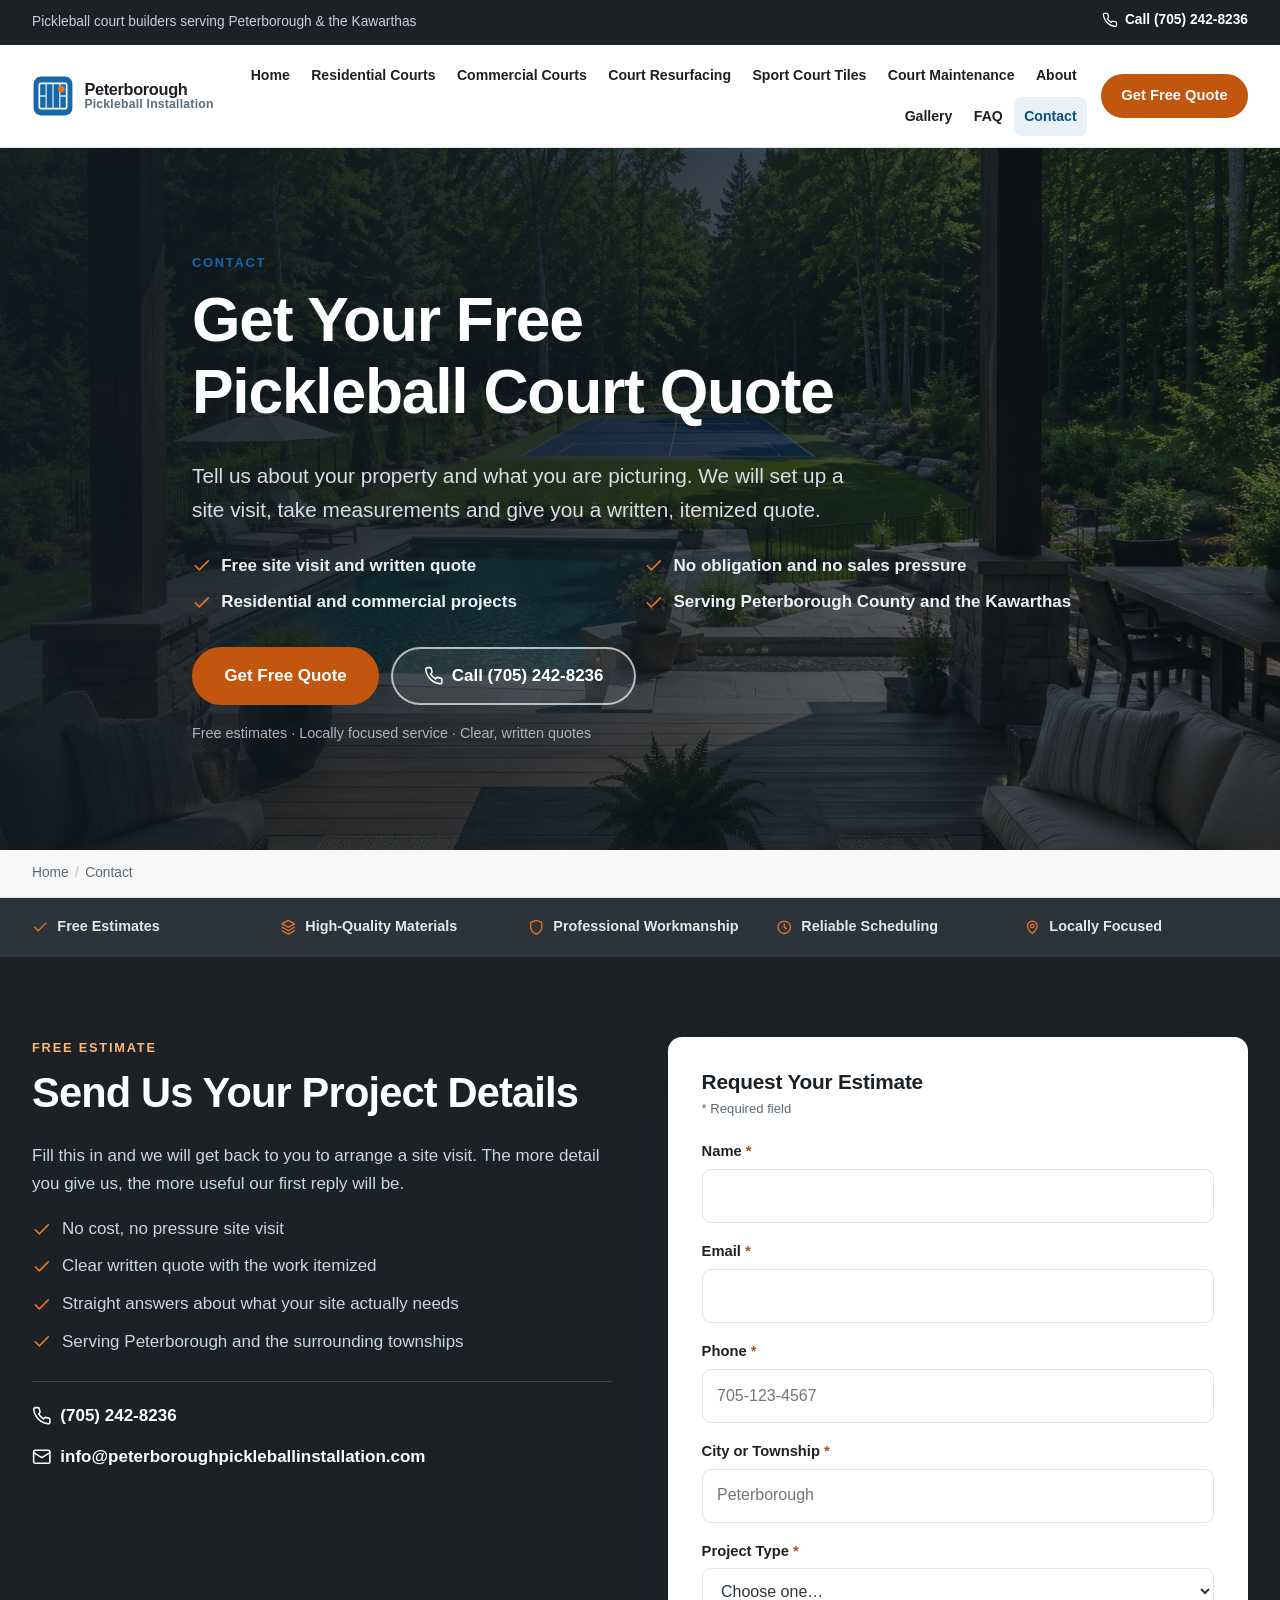
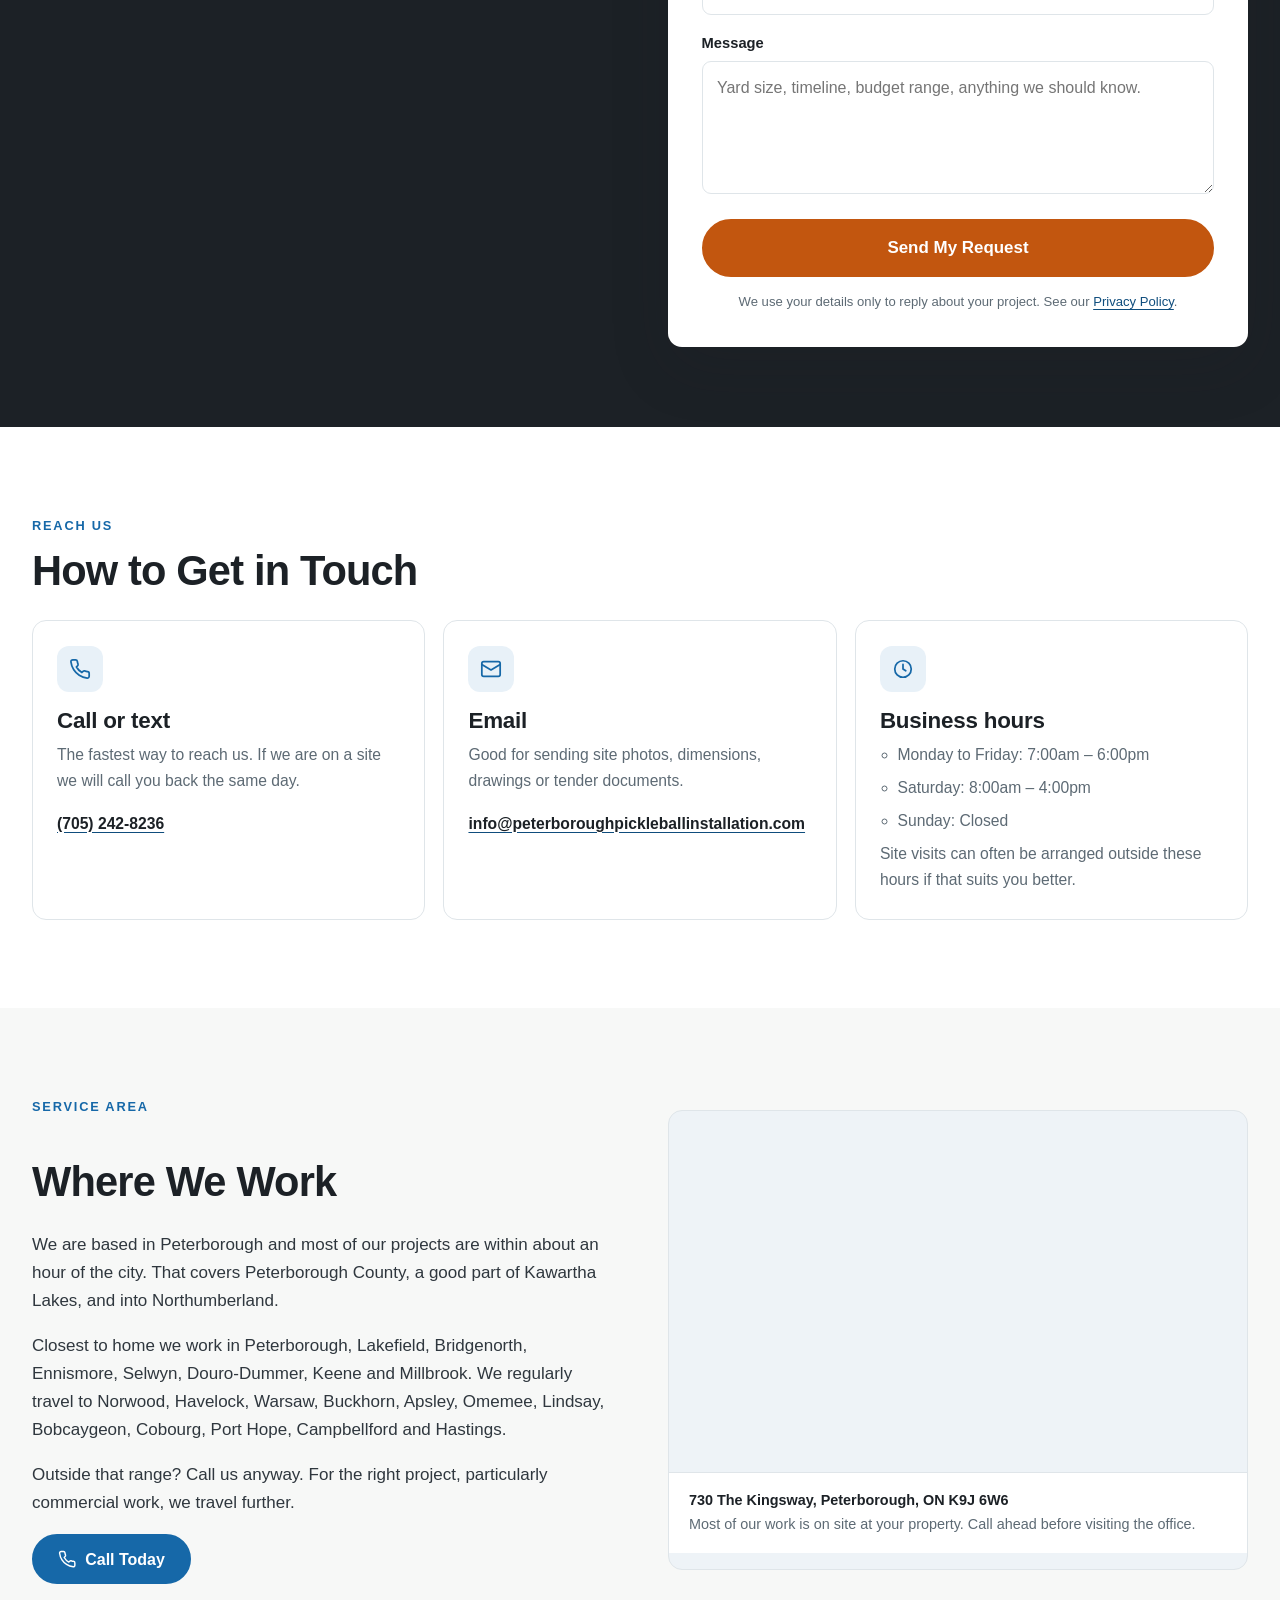
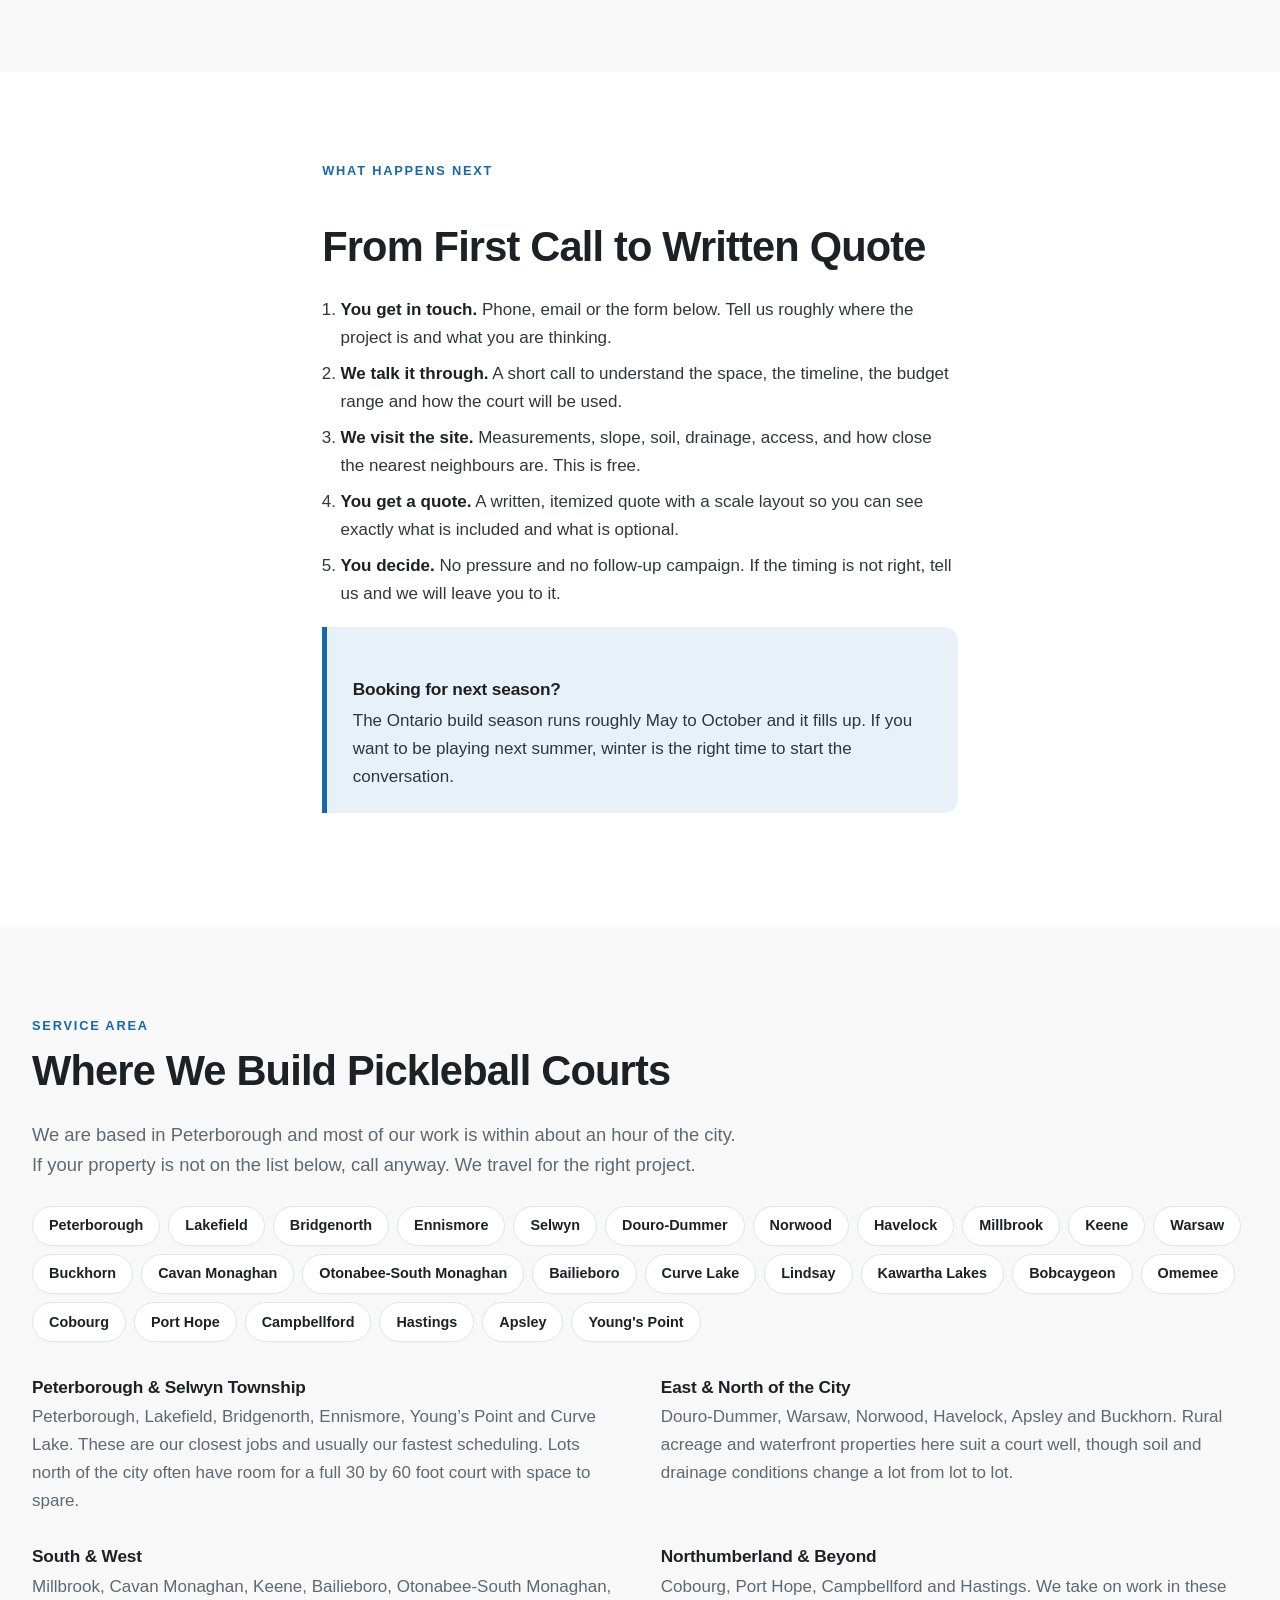
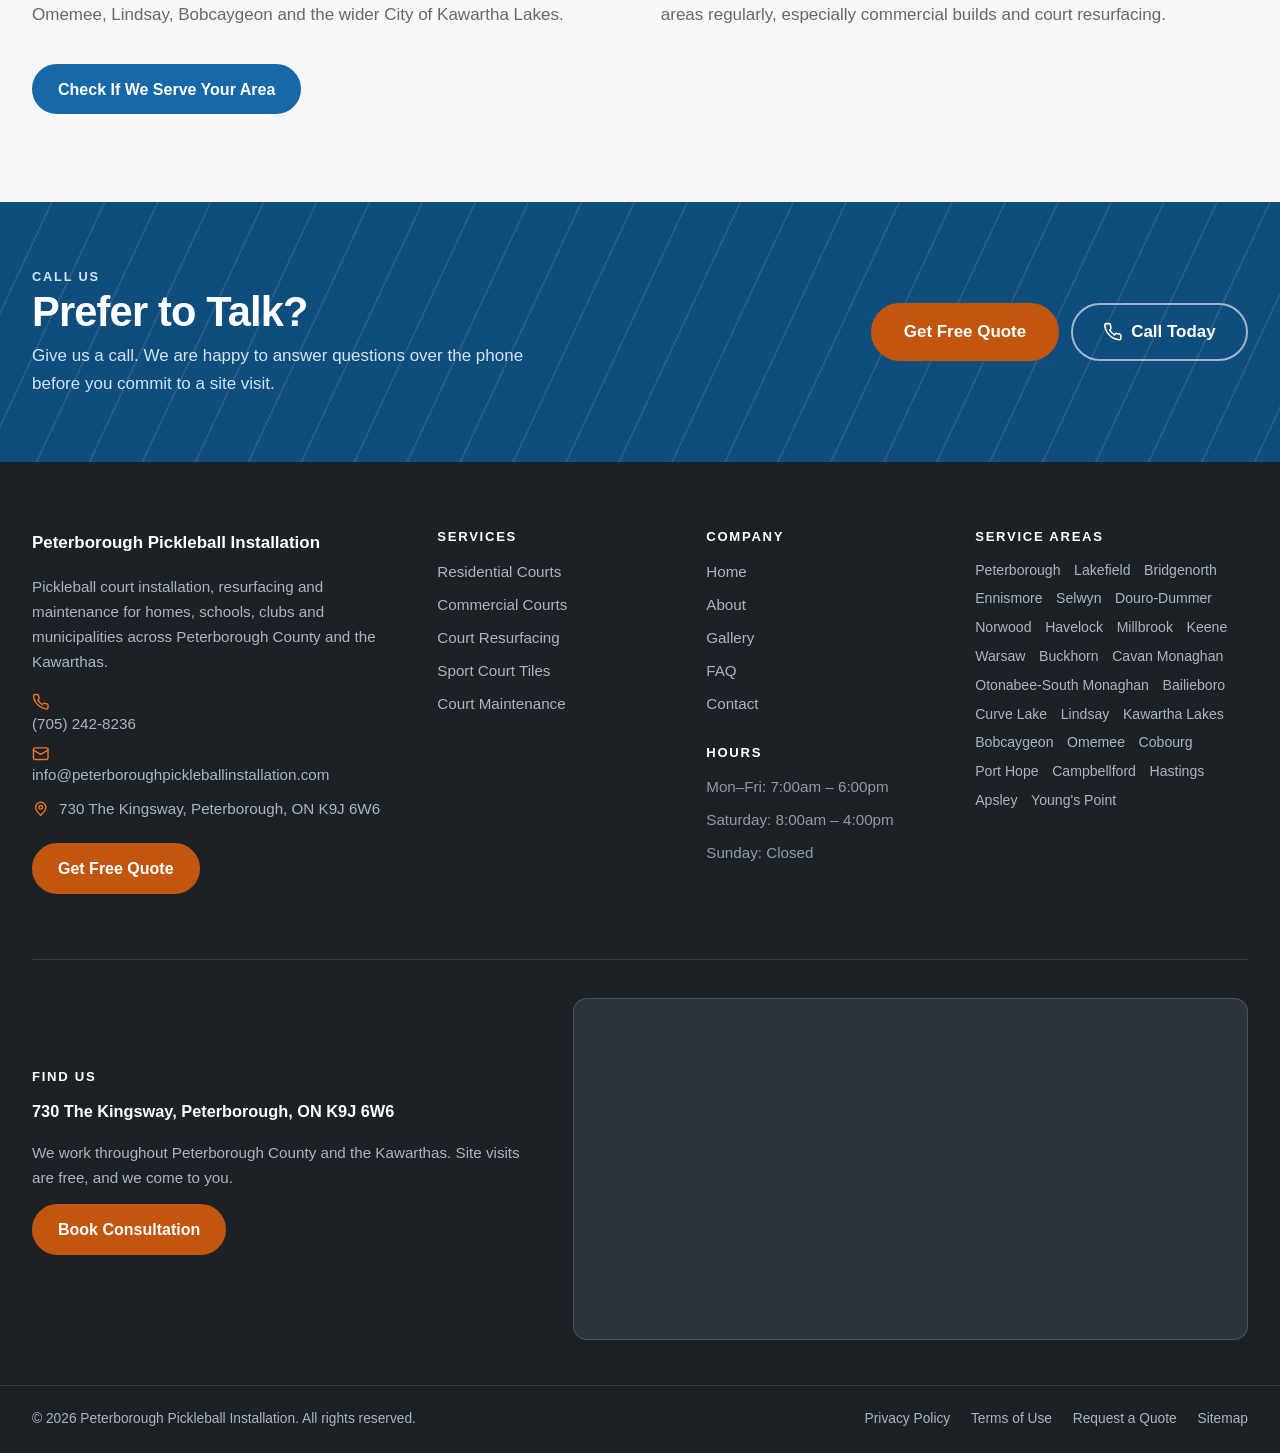
<file: contact.html>
<!DOCTYPE html>
<html lang="en-CA">
<head>
<meta charset="utf-8">
<meta name="viewport" content="width=device-width, initial-scale=1">
<title>Contact Us | Pickleball Court Installation Peterborough</title>
<meta name="description" content="Contact Peterborough Pickleball Installation for a free estimate. Court installation, resurfacing and maintenance across Peterborough County and the Kawarthas.">
<link rel="canonical" href="https://peterboroughpickleballinstallation.com/contact.html">
<meta name="robots" content="index, follow, max-image-preview:large">
<meta name="theme-color" content="#1c2126">
<meta name="geo.region" content="CA-ON">
<meta name="geo.placename" content="Peterborough, Ontario">

<meta property="og:type" content="website">
<meta property="og:site_name" content="Peterborough Pickleball Installation">
<meta property="og:locale" content="en_CA">
<meta property="og:title" content="Contact Us | Pickleball Court Installation Peterborough">
<meta property="og:description" content="Contact Peterborough Pickleball Installation for a free estimate. Court installation, resurfacing and maintenance across Peterborough County and the Kawarthas.">
<meta property="og:url" content="https://peterboroughpickleballinstallation.com/contact.html">
<meta property="og:image" content="https://peterboroughpickleballinstallation.com/images/backyard-pickleball-court-and-pool-patio-view-1536.jpg">
<meta name="twitter:card" content="summary_large_image">
<meta name="twitter:title" content="Contact Us | Pickleball Court Installation Peterborough">
<meta name="twitter:description" content="Contact Peterborough Pickleball Installation for a free estimate. Court installation, resurfacing and maintenance across Peterborough County and the Kawarthas.">
<meta name="twitter:image" content="https://peterboroughpickleballinstallation.com/images/backyard-pickleball-court-and-pool-patio-view-1536.jpg">

<link rel="icon" href="favicon.svg" type="image/svg+xml">
<link rel="apple-touch-icon" href="images/icon-apple-touch-pickleball-court.svg">
<link rel="manifest" href="site.webmanifest">
<link rel="preload" href="css/styles.css" as="style">
<link rel="stylesheet" href="css/styles.css">
<script type="application/ld+json">{"@context": "https://schema.org", "@type": ["LocalBusiness", "GeneralContractor", "HomeAndConstructionBusiness"], "@id": "https://peterboroughpickleballinstallation.com/#business", "name": "Peterborough Pickleball Installation", "url": "https://peterboroughpickleballinstallation.com/", "telephone": "(705) 242-8236", "email": "info@peterboroughpickleballinstallation.com", "image": "https://peterboroughpickleballinstallation.com/images/og-pickleball-court-installation-peterborough.svg", "logo": "https://peterboroughpickleballinstallation.com/favicon.svg", "description": "Pickleball court installation, construction, resurfacing and maintenance for residential and commercial properties in Peterborough, Ontario and the surrounding Kawartha communities.", "priceRange": "$$$", "address": {"@type": "PostalAddress", "streetAddress": "730 The Kingsway", "addressLocality": "Peterborough", "addressRegion": "ON", "postalCode": "K9J 6W6", "addressCountry": "CA"}, "hasMap": "https://maps.google.com/?q=730+The+Kingsway,+Peterborough,+ON+K9J+6W6", "geo": {"@type": "GeoCoordinates", "latitude": 44.3091, "longitude": -78.3197}, "areaServed": [{"@type": "City", "name": "Peterborough"}, {"@type": "City", "name": "Lakefield"}, {"@type": "City", "name": "Bridgenorth"}, {"@type": "City", "name": "Ennismore"}, {"@type": "City", "name": "Selwyn"}, {"@type": "City", "name": "Douro-Dummer"}, {"@type": "City", "name": "Norwood"}, {"@type": "City", "name": "Havelock"}, {"@type": "City", "name": "Millbrook"}, {"@type": "City", "name": "Keene"}, {"@type": "City", "name": "Warsaw"}, {"@type": "City", "name": "Buckhorn"}, {"@type": "City", "name": "Cavan Monaghan"}, {"@type": "City", "name": "Otonabee-South Monaghan"}, {"@type": "City", "name": "Bailieboro"}, {"@type": "City", "name": "Curve Lake"}, {"@type": "City", "name": "Lindsay"}, {"@type": "City", "name": "Kawartha Lakes"}, {"@type": "City", "name": "Bobcaygeon"}, {"@type": "City", "name": "Omemee"}, {"@type": "City", "name": "Cobourg"}, {"@type": "City", "name": "Port Hope"}, {"@type": "City", "name": "Campbellford"}, {"@type": "City", "name": "Hastings"}, {"@type": "City", "name": "Apsley"}, {"@type": "City", "name": "Young's Point"}], "openingHoursSpecification": [{"@type": "OpeningHoursSpecification", "dayOfWeek": ["Monday", "Tuesday", "Wednesday", "Thursday", "Friday"], "opens": "07:00", "closes": "18:00"}, {"@type": "OpeningHoursSpecification", "dayOfWeek": ["Saturday"], "opens": "08:00", "closes": "16:00"}], "knowsAbout": ["Pickleball court installation", "Pickleball court construction", "Pickleball court resurfacing", "Sport court tile installation", "Acrylic sport surfacing", "Tennis court conversion", "Multi-sport court construction"], "hasOfferCatalog": {"@type": "OfferCatalog", "name": "Pickleball Court Services", "itemListElement": [{"@type": "Offer", "itemOffered": {"@type": "Service", "name": "Residential Pickleball Court Installation", "url": "https://peterboroughpickleballinstallation.com/residential-pickleball-court-installation.html"}}, {"@type": "Offer", "itemOffered": {"@type": "Service", "name": "Commercial Pickleball Court Installation", "url": "https://peterboroughpickleballinstallation.com/commercial-pickleball-court-installation.html"}}, {"@type": "Offer", "itemOffered": {"@type": "Service", "name": "Pickleball Court Resurfacing", "url": "https://peterboroughpickleballinstallation.com/pickleball-court-resurfacing.html"}}, {"@type": "Offer", "itemOffered": {"@type": "Service", "name": "Sport Court Tile Installation", "url": "https://peterboroughpickleballinstallation.com/sport-court-tile-installation.html"}}, {"@type": "Offer", "itemOffered": {"@type": "Service", "name": "Pickleball Court Maintenance", "url": "https://peterboroughpickleballinstallation.com/pickleball-court-maintenance.html"}}]}}</script><script type="application/ld+json">{"@context": "https://schema.org", "@type": "BreadcrumbList", "itemListElement": [{"@type": "ListItem", "position": 1, "name": "Home", "item": "https://peterboroughpickleballinstallation.com/"}, {"@type": "ListItem", "position": 2, "name": "Contact", "item": "https://peterboroughpickleballinstallation.com/contact.html"}]}</script><script type="application/ld+json">{"@context":"https://schema.org","@type":"ContactPage","name":"Contact Peterborough Pickleball Installation","url":"https://peterboroughpickleballinstallation.com/contact.html"}</script>
</head>
<body>
<a class="skip-link" href="#main">Skip to main content</a>

<div class="topbar">
  <div class="wrap topbar__in">
    <p class="topbar__msg">Pickleball court builders serving Peterborough &amp; the Kawarthas</p>
    <p class="topbar__act"><a href="tel:+17052428236"><svg class="ic" viewBox="0 0 24 24" fill="none" stroke="currentColor" stroke-width="1.9" stroke-linecap="round" stroke-linejoin="round" aria-hidden="true" focusable="false"><path d="M22 16.9v3a2 2 0 0 1-2.2 2 19.8 19.8 0 0 1-8.6-3.1 19.5 19.5 0 0 1-6-6A19.8 19.8 0 0 1 2.1 4.2 2 2 0 0 1 4.1 2h3a2 2 0 0 1 2 1.7c.1 1 .3 1.9.7 2.8a2 2 0 0 1-.5 2.1L8.1 9.8a16 16 0 0 0 6 6l1.2-1.2a2 2 0 0 1 2.1-.5c.9.4 1.8.6 2.8.7a2 2 0 0 1 1.8 2.1z"/></svg><span>Call (705) 242-8236</span></a></p>
  </div>
</div>

<header class="site-head" id="siteHead">
  <div class="wrap site-head__in">
    <a class="brand" href="index.html" aria-label="Peterborough Pickleball Installation home">
      <span class="brand__mark" aria-hidden="true">
        <svg viewBox="0 0 40 40" fill="none" aria-hidden="true">
          <rect x="1.5" y="1.5" width="37" height="37" rx="7" fill="#1668a8"/>
          <rect x="7" y="8" width="26" height="24" rx="1.5" stroke="#ffffff" stroke-width="1.6"/>
          <path d="M20 8v24M13.5 8v24M26.5 8v24M7 20h6.5M26.5 20H33" stroke="#ffffff" stroke-width="1.2" opacity=".85"/>
          <circle cx="28" cy="13.5" r="3" fill="#ef7622"/>
        </svg>
      </span>
      <span class="brand__txt"><strong>Peterborough</strong><span>Pickleball Installation</span></span>
    </a>

    <button class="navtoggle" id="navToggle" aria-expanded="false" aria-controls="primaryNav">
      <span class="navtoggle__bars" aria-hidden="true"><i></i><i></i><i></i></span>
      <span class="navtoggle__label">Menu</span>
    </button>

    <nav class="nav" id="primaryNav" aria-label="Primary">
      <ul class="nav__list"><li><a href="index.html">Home</a></li><li><a href="residential-pickleball-court-installation.html">Residential Courts</a></li><li><a href="commercial-pickleball-court-installation.html">Commercial Courts</a></li><li><a href="pickleball-court-resurfacing.html">Court Resurfacing</a></li><li><a href="sport-court-tile-installation.html">Sport Court Tiles</a></li><li><a href="pickleball-court-maintenance.html">Court Maintenance</a></li><li><a href="about.html">About</a></li><li><a href="gallery.html">Gallery</a></li><li><a href="faq.html">FAQ</a></li><li><a href="contact.html" aria-current="page" class="is-active">Contact</a></li></ul>
      <div class="nav__cta">
        <a class="btn btn--ghost" href="tel:+17052428236"><svg class="ic" viewBox="0 0 24 24" fill="none" stroke="currentColor" stroke-width="1.9" stroke-linecap="round" stroke-linejoin="round" aria-hidden="true" focusable="false"><path d="M22 16.9v3a2 2 0 0 1-2.2 2 19.8 19.8 0 0 1-8.6-3.1 19.5 19.5 0 0 1-6-6A19.8 19.8 0 0 1 2.1 4.2 2 2 0 0 1 4.1 2h3a2 2 0 0 1 2 1.7c.1 1 .3 1.9.7 2.8a2 2 0 0 1-.5 2.1L8.1 9.8a16 16 0 0 0 6 6l1.2-1.2a2 2 0 0 1 2.1-.5c.9.4 1.8.6 2.8.7a2 2 0 0 1 1.8 2.1z"/></svg> Call Today</a>
        <a class="btn btn--orange" href="contact.html#quote">Get Free Quote</a>
      </div>
    </nav>
  </div>
</header>
<main id="main">

<section class="hero hero--blue">
  <div class="hero__media">
    <picture><source type="image/webp" sizes="100vw" srcset="images/backyard-pickleball-court-and-pool-patio-view-900.webp 900w, images/backyard-pickleball-court-and-pool-patio-view-1536.webp 1536w"><img src="images/backyard-pickleball-court-and-pool-patio-view-900.jpg" sizes="100vw" srcset="images/backyard-pickleball-court-and-pool-patio-view-900.jpg 900w, images/backyard-pickleball-court-and-pool-patio-view-1536.jpg 1536w" alt="Backyard pickleball court and pool viewed from a covered patio near Peterborough" width="1536" height="1024" fetchpriority="high" decoding="async"></picture>
  </div>
  <div class="wrap hero__in">
    <p class="eyebrow">Contact</p>
    <h1>Get Your Free Pickleball Court Quote</h1>
    <p class="hero__sub">Tell us about your property and what you are picturing. We will set up a site visit, take measurements and give you a written, itemized quote.</p>
    <ul class="hero__pts"><li><svg class="ic" viewBox="0 0 24 24" fill="none" stroke="currentColor" stroke-width="1.9" stroke-linecap="round" stroke-linejoin="round" aria-hidden="true" focusable="false"><path d="M20 6 9 17l-5-5"/></svg><span>Free site visit and written quote</span></li><li><svg class="ic" viewBox="0 0 24 24" fill="none" stroke="currentColor" stroke-width="1.9" stroke-linecap="round" stroke-linejoin="round" aria-hidden="true" focusable="false"><path d="M20 6 9 17l-5-5"/></svg><span>No obligation and no sales pressure</span></li><li><svg class="ic" viewBox="0 0 24 24" fill="none" stroke="currentColor" stroke-width="1.9" stroke-linecap="round" stroke-linejoin="round" aria-hidden="true" focusable="false"><path d="M20 6 9 17l-5-5"/></svg><span>Residential and commercial projects</span></li><li><svg class="ic" viewBox="0 0 24 24" fill="none" stroke="currentColor" stroke-width="1.9" stroke-linecap="round" stroke-linejoin="round" aria-hidden="true" focusable="false"><path d="M20 6 9 17l-5-5"/></svg><span>Serving Peterborough County and the Kawarthas</span></li></ul>
    <p class="hero__btns">
      <a class="btn btn--orange btn--lg" href="contact.html#quote">Get Free Quote</a>
      <a class="btn btn--outline btn--lg" href="tel:+17052428236"><svg class="ic" viewBox="0 0 24 24" fill="none" stroke="currentColor" stroke-width="1.9" stroke-linecap="round" stroke-linejoin="round" aria-hidden="true" focusable="false"><path d="M22 16.9v3a2 2 0 0 1-2.2 2 19.8 19.8 0 0 1-8.6-3.1 19.5 19.5 0 0 1-6-6A19.8 19.8 0 0 1 2.1 4.2 2 2 0 0 1 4.1 2h3a2 2 0 0 1 2 1.7c.1 1 .3 1.9.7 2.8a2 2 0 0 1-.5 2.1L8.1 9.8a16 16 0 0 0 6 6l1.2-1.2a2 2 0 0 1 2.1-.5c.9.4 1.8.6 2.8.7a2 2 0 0 1 1.8 2.1z"/></svg> Call (705) 242-8236</a>
    </p>
    <p class="hero__note">Free estimates &middot; Locally focused service &middot; Clear, written quotes</p>
  </div>
</section>
<nav class="crumbs" aria-label="Breadcrumb"><div class="wrap"><ol><li><a href="index.html">Home</a></li><li aria-current="page">Contact</li></ol></div></nav><section class="trustbar" aria-label="What we stand for"><div class="wrap"><ul><li><svg class="ic" viewBox="0 0 24 24" fill="none" stroke="currentColor" stroke-width="1.9" stroke-linecap="round" stroke-linejoin="round" aria-hidden="true" focusable="false"><path d="M20 6 9 17l-5-5"/></svg><span>Free Estimates</span></li><li><svg class="ic" viewBox="0 0 24 24" fill="none" stroke="currentColor" stroke-width="1.9" stroke-linecap="round" stroke-linejoin="round" aria-hidden="true" focusable="false"><path d="m12 2 9 5-9 5-9-5z"/><path d="m3 12 9 5 9-5"/><path d="m3 17 9 5 9-5"/></svg><span>High-Quality Materials</span></li><li><svg class="ic" viewBox="0 0 24 24" fill="none" stroke="currentColor" stroke-width="1.9" stroke-linecap="round" stroke-linejoin="round" aria-hidden="true" focusable="false"><path d="M12 22s8-4 8-10V5l-8-3-8 3v7c0 6 8 10 8 10z"/></svg><span>Professional Workmanship</span></li><li><svg class="ic" viewBox="0 0 24 24" fill="none" stroke="currentColor" stroke-width="1.9" stroke-linecap="round" stroke-linejoin="round" aria-hidden="true" focusable="false"><circle cx="12" cy="12" r="9"/><path d="M12 7v5l3 2"/></svg><span>Reliable Scheduling</span></li><li><svg class="ic" viewBox="0 0 24 24" fill="none" stroke="currentColor" stroke-width="1.9" stroke-linecap="round" stroke-linejoin="round" aria-hidden="true" focusable="false"><path d="M12 21s7-6.3 7-11a7 7 0 1 0-14 0c0 4.7 7 11 7 11z"/><circle cx="12" cy="10" r="2.5"/></svg><span>Locally Focused</span></li></ul></div></section>
<section class="formsec" id="quote">
  <div class="wrap formsec__in">
    <div class="formsec__copy">
      <p class="eyebrow">Free Estimate</p>
      <h2>Send Us Your Project Details</h2>
      <p>Fill this in and we will get back to you to arrange a site visit. The more detail you give us, the more useful our first reply will be.</p>
      <ul class="tick">
        <li><svg class="ic" viewBox="0 0 24 24" fill="none" stroke="currentColor" stroke-width="1.9" stroke-linecap="round" stroke-linejoin="round" aria-hidden="true" focusable="false"><path d="M20 6 9 17l-5-5"/></svg><span>No cost, no pressure site visit</span></li>
        <li><svg class="ic" viewBox="0 0 24 24" fill="none" stroke="currentColor" stroke-width="1.9" stroke-linecap="round" stroke-linejoin="round" aria-hidden="true" focusable="false"><path d="M20 6 9 17l-5-5"/></svg><span>Clear written quote with the work itemized</span></li>
        <li><svg class="ic" viewBox="0 0 24 24" fill="none" stroke="currentColor" stroke-width="1.9" stroke-linecap="round" stroke-linejoin="round" aria-hidden="true" focusable="false"><path d="M20 6 9 17l-5-5"/></svg><span>Straight answers about what your site actually needs</span></li>
        <li><svg class="ic" viewBox="0 0 24 24" fill="none" stroke="currentColor" stroke-width="1.9" stroke-linecap="round" stroke-linejoin="round" aria-hidden="true" focusable="false"><path d="M20 6 9 17l-5-5"/></svg><span>Serving Peterborough and the surrounding townships</span></li>
      </ul>
      <div class="formsec__contact">
        <p><a href="tel:+17052428236"><svg class="ic" viewBox="0 0 24 24" fill="none" stroke="currentColor" stroke-width="1.9" stroke-linecap="round" stroke-linejoin="round" aria-hidden="true" focusable="false"><path d="M22 16.9v3a2 2 0 0 1-2.2 2 19.8 19.8 0 0 1-8.6-3.1 19.5 19.5 0 0 1-6-6A19.8 19.8 0 0 1 2.1 4.2 2 2 0 0 1 4.1 2h3a2 2 0 0 1 2 1.7c.1 1 .3 1.9.7 2.8a2 2 0 0 1-.5 2.1L8.1 9.8a16 16 0 0 0 6 6l1.2-1.2a2 2 0 0 1 2.1-.5c.9.4 1.8.6 2.8.7a2 2 0 0 1 1.8 2.1z"/></svg><span>(705) 242-8236</span></a></p>
        <p><a href="mailto:info@peterboroughpickleballinstallation.com"><svg class="ic" viewBox="0 0 24 24" fill="none" stroke="currentColor" stroke-width="1.9" stroke-linecap="round" stroke-linejoin="round" aria-hidden="true" focusable="false"><rect x="2" y="4" width="20" height="16" rx="2"/><path d="m2 7 10 6 10-6"/></svg><span>info@peterboroughpickleballinstallation.com</span></a></p>
      </div>
    </div>

    <form class="qform" id="qform-contact" novalidate
          action="https://script.google.com/macros/s/AKfycbyM6G4LwvbWw0yMhTlWZaEWwhm0OVYde_JaOD9fSqZWCO3MRmIwvQz4mmemFH8_fPkKzA/exec" method="POST">
      <h3 class="qform__h">Request Your Estimate</h3>
      <p class="qform__req"><span aria-hidden="true">*</span> Required field</p>

      <div class="field">
        <label for="name-contact">Name <span class="req" aria-hidden="true">*</span></label>
        <input type="text" id="name-contact" name="name" autocomplete="name" required
               aria-describedby="name-contact-err">
        <p class="err" id="name-contact-err" role="alert" hidden>Please enter your name.</p>
      </div>

      <div class="field">
        <label for="email-contact">Email <span class="req" aria-hidden="true">*</span></label>
        <input type="email" id="email-contact" name="email" autocomplete="email" required
               aria-describedby="email-contact-err">
        <p class="err" id="email-contact-err" role="alert" hidden>Please enter a valid email address.</p>
      </div>

      <div class="field">
        <label for="phone-contact">Phone <span class="req" aria-hidden="true">*</span></label>
        <input type="tel" id="phone-contact" name="phone" autocomplete="tel" required
               aria-describedby="phone-contact-err" placeholder="705-123-4567">
        <p class="err" id="phone-contact-err" role="alert" hidden>Please enter a phone number we can reach you at.</p>
      </div>

      <div class="field">
        <label for="city-contact">City or Township <span class="req" aria-hidden="true">*</span></label>
        <input type="text" id="city-contact" name="city" autocomplete="address-level2" required
               list="cities-contact" aria-describedby="city-contact-err" placeholder="Peterborough">
        <datalist id="cities-contact"><option value="Peterborough"></option><option value="Lakefield"></option><option value="Bridgenorth"></option><option value="Ennismore"></option><option value="Selwyn"></option><option value="Douro-Dummer"></option><option value="Norwood"></option><option value="Havelock"></option><option value="Millbrook"></option><option value="Keene"></option><option value="Warsaw"></option><option value="Buckhorn"></option><option value="Cavan Monaghan"></option><option value="Otonabee-South Monaghan"></option><option value="Bailieboro"></option><option value="Curve Lake"></option><option value="Lindsay"></option><option value="Kawartha Lakes"></option><option value="Bobcaygeon"></option><option value="Omemee"></option><option value="Cobourg"></option><option value="Port Hope"></option><option value="Campbellford"></option><option value="Hastings"></option><option value="Apsley"></option><option value="Young's Point"></option></datalist>
        <p class="err" id="city-contact-err" role="alert" hidden>Please tell us where the project is located.</p>
      </div>

      <div class="field">
        <label for="ptype-contact">Project Type <span class="req" aria-hidden="true">*</span></label>
        <select id="ptype-contact" name="project_type" required aria-describedby="ptype-contact-err">
          <option value="">Choose one&hellip;</option>
          <option value="Residential / backyard court">Residential / backyard court</option><option value="Commercial or multi-court project">Commercial or multi-court project</option><option value="School or municipal court">School or municipal court</option><option value="Court resurfacing">Court resurfacing</option><option value="Sport court tile installation">Sport court tile installation</option><option value="Court maintenance or repair">Court maintenance or repair</option><option value="Tennis court conversion">Tennis court conversion</option><option value="Not sure yet">Not sure yet</option>
        </select>
        <p class="err" id="ptype-contact-err" role="alert" hidden>Please choose a project type.</p>
      </div>

      <div class="field">
        <label for="msg-contact">Message</label>
        <textarea id="msg-contact" name="message" rows="4"
                  placeholder="Yard size, timeline, budget range, anything we should know."></textarea>
      </div>

      <p class="hp" aria-hidden="true">
        <label for="company-contact">Leave this field empty</label>
        <input type="text" id="company-contact" name="_gotcha" tabindex="-1" autocomplete="off">
      </p>

      <button class="btn btn--orange btn--block btn--lg" type="submit">Send My Request</button>
      <p class="qform__fine">We use your details only to reply about your project. See our
        <a href="privacy-policy.html">Privacy Policy</a>.</p>
      <p class="qform__ok" role="status" hidden>Thanks &mdash; your request has been sent. We&rsquo;ll be in touch shortly.</p>
    </form>
  </div>
</section>

<section class="sec" aria-labelledby="ct1">
  <div class="wrap">
    <p class="eyebrow">Reach Us</p>
    <h2 id="ct1">How to Get in Touch</h2>
    <ul class="grid grid--3">
      <li class="card"><span class="card__ic"><svg class="ic" viewBox="0 0 24 24" fill="none" stroke="currentColor" stroke-width="1.9" stroke-linecap="round" stroke-linejoin="round" aria-hidden="true" focusable="false"><path d="M22 16.9v3a2 2 0 0 1-2.2 2 19.8 19.8 0 0 1-8.6-3.1 19.5 19.5 0 0 1-6-6A19.8 19.8 0 0 1 2.1 4.2 2 2 0 0 1 4.1 2h3a2 2 0 0 1 2 1.7c.1 1 .3 1.9.7 2.8a2 2 0 0 1-.5 2.1L8.1 9.8a16 16 0 0 0 6 6l1.2-1.2a2 2 0 0 1 2.1-.5c.9.4 1.8.6 2.8.7a2 2 0 0 1 1.8 2.1z"/></svg></span>
        <h3>Call or text</h3>
        <div class="card__b">
          <p>The fastest way to reach us. If we are on a site we will call you back the same
             day.</p>
          <p><a href="tel:+17052428236"><strong>(705) 242-8236</strong></a></p>
        </div></li>
      <li class="card"><span class="card__ic"><svg class="ic" viewBox="0 0 24 24" fill="none" stroke="currentColor" stroke-width="1.9" stroke-linecap="round" stroke-linejoin="round" aria-hidden="true" focusable="false"><rect x="2" y="4" width="20" height="16" rx="2"/><path d="m2 7 10 6 10-6"/></svg></span>
        <h3>Email</h3>
        <div class="card__b">
          <p>Good for sending site photos, dimensions, drawings or tender documents.</p>
          <p><a href="mailto:info@peterboroughpickleballinstallation.com"><strong>info@peterboroughpickleballinstallation.com</strong></a></p>
        </div></li>
      <li class="card"><span class="card__ic"><svg class="ic" viewBox="0 0 24 24" fill="none" stroke="currentColor" stroke-width="1.9" stroke-linecap="round" stroke-linejoin="round" aria-hidden="true" focusable="false"><circle cx="12" cy="12" r="9"/><path d="M12 7v5l3 2"/></svg></span>
        <h3>Business hours</h3>
        <div class="card__b">
          <ul>
            <li>Monday to Friday: 7:00am &ndash; 6:00pm</li>
            <li>Saturday: 8:00am &ndash; 4:00pm</li>
            <li>Sunday: Closed</li>
          </ul>
          <p>Site visits can often be arranged outside these hours if that suits you better.</p>
        </div></li>
    </ul>

  </div>
</section>

<section class="sec sec--tint" aria-labelledby="ct2">
  <div class="wrap split">
    <div class="split__body prose">
      <p class="eyebrow">Service Area</p>
      <h2 id="ct2">Where We Work</h2>
      <p>We are based in Peterborough and most of our projects are within about an hour of the
         city. That covers Peterborough County, a good part of Kawartha Lakes, and into
         Northumberland.</p>
      <p>Closest to home we work in Peterborough, Lakefield, Bridgenorth, Ennismore, Selwyn,
         Douro-Dummer, Keene and Millbrook. We regularly travel to Norwood, Havelock, Warsaw,
         Buckhorn, Apsley, Omemee, Lindsay, Bobcaygeon, Cobourg, Port Hope, Campbellford and
         Hastings.</p>
      <p>Outside that range? Call us anyway. For the right project, particularly commercial work,
         we travel further.</p>
      <p><a class="btn btn--blue" href="tel:+17052428236"><svg class="ic" viewBox="0 0 24 24" fill="none" stroke="currentColor" stroke-width="1.9" stroke-linecap="round" stroke-linejoin="round" aria-hidden="true" focusable="false"><path d="M22 16.9v3a2 2 0 0 1-2.2 2 19.8 19.8 0 0 1-8.6-3.1 19.5 19.5 0 0 1-6-6A19.8 19.8 0 0 1 2.1 4.2 2 2 0 0 1 4.1 2h3a2 2 0 0 1 2 1.7c.1 1 .3 1.9.7 2.8a2 2 0 0 1-.5 2.1L8.1 9.8a16 16 0 0 0 6 6l1.2-1.2a2 2 0 0 1 2.1-.5c.9.4 1.8.6 2.8.7a2 2 0 0 1 1.8 2.1z"/></svg> Call Today</a></p>
    </div>
    <div class="split__media">
      <div class="mapbox">
        <iframe src="https://www.google.com/maps/embed?pb=!1m18!1m12!1m3!1d4351.687579949524!2d-78.34169432501132!3d44.27926231171662!2m3!1f0!2f0!3f0!3m2!1i1024!2i768!4f13.1!3m3!1m2!1s0x89d58da7921c805b%3A0x391bc5325a31f979!2s730%20The%20Kingsway%2C%20Peterborough%2C%20ON%20K9J%206W6!5e1!3m2!1sen!2sca!4v1785463860554!5m2!1sen!2sca" title="Map showing Peterborough Pickleball Installation at 730 The Kingsway, Peterborough, ON K9J 6W6"
                width="600" height="450" style="border:0" allowfullscreen
                loading="lazy" referrerpolicy="strict-origin-when-cross-origin"></iframe>
        <p class="mapbox__cap"><strong>730 The Kingsway, Peterborough, ON K9J 6W6</strong><br>Most of our work is on site at your
          property. Call ahead before visiting the office.</p>
      </div>
    </div>
  </div>
</section>

<section class="sec" aria-labelledby="ct3">
  <div class="wrap prose narrow">
    <p class="eyebrow">What Happens Next</p>
    <h2 id="ct3">From First Call to Written Quote</h2>
    <ol>
      <li><strong>You get in touch.</strong> Phone, email or the form below. Tell us roughly where
        the project is and what you are thinking.</li>
      <li><strong>We talk it through.</strong> A short call to understand the space, the timeline,
        the budget range and how the court will be used.</li>
      <li><strong>We visit the site.</strong> Measurements, slope, soil, drainage, access, and how
        close the nearest neighbours are. This is free.</li>
      <li><strong>You get a quote.</strong> A written, itemized quote with a scale layout so you
        can see exactly what is included and what is optional.</li>
      <li><strong>You decide.</strong> No pressure and no follow-up campaign. If the timing is not
        right, tell us and we will leave you to it.</li>
    </ol>
    <div class="callout">
      <h3>Booking for next season?</h3>
      <p>The Ontario build season runs roughly May to October and it fills up. If you want to be
         playing next summer, winter is the right time to start the conversation.</p>
    </div>
  </div>
</section>

<section class="sec sec--tint areas" aria-labelledby="areas-h">
  <div class="wrap">
    <p class="eyebrow">Service Area</p>
    <h2 id="areas-h">Where We Build Pickleball Courts</h2>
    <p class="lede">We are based in Peterborough and most of our work is within about an hour of the city. If your property is not on the list below, call anyway. We travel for the right project.</p>
    <ul class="chips"><li>Peterborough</li><li>Lakefield</li><li>Bridgenorth</li><li>Ennismore</li><li>Selwyn</li><li>Douro-Dummer</li><li>Norwood</li><li>Havelock</li><li>Millbrook</li><li>Keene</li><li>Warsaw</li><li>Buckhorn</li><li>Cavan Monaghan</li><li>Otonabee-South Monaghan</li><li>Bailieboro</li><li>Curve Lake</li><li>Lindsay</li><li>Kawartha Lakes</li><li>Bobcaygeon</li><li>Omemee</li><li>Cobourg</li><li>Port Hope</li><li>Campbellford</li><li>Hastings</li><li>Apsley</li><li>Young's Point</li></ul>
    <div class="areas__cols">
      <div>
        <h3>Peterborough &amp; Selwyn Township</h3>
        <p>Peterborough, Lakefield, Bridgenorth, Ennismore, Young&rsquo;s Point and Curve Lake.
           These are our closest jobs and usually our fastest scheduling. Lots north of the city
           often have room for a full 30 by 60 foot court with space to spare.</p>
      </div>
      <div>
        <h3>East &amp; North of the City</h3>
        <p>Douro-Dummer, Warsaw, Norwood, Havelock, Apsley and Buckhorn. Rural acreage and
           waterfront properties here suit a court well, though soil and drainage conditions
           change a lot from lot to lot.</p>
      </div>
      <div>
        <h3>South &amp; West</h3>
        <p>Millbrook, Cavan Monaghan, Keene, Bailieboro, Otonabee-South Monaghan, Omemee,
           Lindsay, Bobcaygeon and the wider City of Kawartha Lakes.</p>
      </div>
      <div>
        <h3>Northumberland &amp; Beyond</h3>
        <p>Cobourg, Port Hope, Campbellford and Hastings. We take on work in these areas
           regularly, especially commercial builds and court resurfacing.</p>
      </div>
    </div>
    <p class="areas__cta"><a class="btn btn--blue" href="contact.html#quote">Check If We Serve Your Area</a></p>
  </div>
</section>

<section class="ctaband">
  <div class="wrap ctaband__in">
    <div>
      <p class="eyebrow eyebrow--light">Call Us</p>
      <h2>Prefer to Talk?</h2>
      <p>Give us a call. We are happy to answer questions over the phone before you commit to a site visit.</p>
    </div>
    <p class="ctaband__btns">
      <a class="btn btn--orange btn--lg" href="contact.html#quote">Get Free Quote</a>
      <a class="btn btn--outline-light btn--lg" href="tel:+17052428236"><svg class="ic" viewBox="0 0 24 24" fill="none" stroke="currentColor" stroke-width="1.9" stroke-linecap="round" stroke-linejoin="round" aria-hidden="true" focusable="false"><path d="M22 16.9v3a2 2 0 0 1-2.2 2 19.8 19.8 0 0 1-8.6-3.1 19.5 19.5 0 0 1-6-6A19.8 19.8 0 0 1 2.1 4.2 2 2 0 0 1 4.1 2h3a2 2 0 0 1 2 1.7c.1 1 .3 1.9.7 2.8a2 2 0 0 1-.5 2.1L8.1 9.8a16 16 0 0 0 6 6l1.2-1.2a2 2 0 0 1 2.1-.5c.9.4 1.8.6 2.8.7a2 2 0 0 1 1.8 2.1z"/></svg> Call Today</a>
    </p>
  </div>
</section>

</main>
<footer class="site-foot">
  <div class="wrap site-foot__grid">
    <div class="site-foot__col site-foot__brand">
      <p class="fbrand"><strong>Peterborough Pickleball Installation</strong></p>
      <p>Pickleball court installation, resurfacing and maintenance for homes, schools,
         clubs and municipalities across Peterborough County and the Kawarthas.</p>
      <ul class="fcontact">
        <li><a href="tel:+17052428236"><svg class="ic" viewBox="0 0 24 24" fill="none" stroke="currentColor" stroke-width="1.9" stroke-linecap="round" stroke-linejoin="round" aria-hidden="true" focusable="false"><path d="M22 16.9v3a2 2 0 0 1-2.2 2 19.8 19.8 0 0 1-8.6-3.1 19.5 19.5 0 0 1-6-6A19.8 19.8 0 0 1 2.1 4.2 2 2 0 0 1 4.1 2h3a2 2 0 0 1 2 1.7c.1 1 .3 1.9.7 2.8a2 2 0 0 1-.5 2.1L8.1 9.8a16 16 0 0 0 6 6l1.2-1.2a2 2 0 0 1 2.1-.5c.9.4 1.8.6 2.8.7a2 2 0 0 1 1.8 2.1z"/></svg><span>(705) 242-8236</span></a></li>
        <li><a href="mailto:info@peterboroughpickleballinstallation.com"><svg class="ic" viewBox="0 0 24 24" fill="none" stroke="currentColor" stroke-width="1.9" stroke-linecap="round" stroke-linejoin="round" aria-hidden="true" focusable="false"><rect x="2" y="4" width="20" height="16" rx="2"/><path d="m2 7 10 6 10-6"/></svg><span>info@peterboroughpickleballinstallation.com</span></a></li>
        <li><svg class="ic" viewBox="0 0 24 24" fill="none" stroke="currentColor" stroke-width="1.9" stroke-linecap="round" stroke-linejoin="round" aria-hidden="true" focusable="false"><path d="M12 21s7-6.3 7-11a7 7 0 1 0-14 0c0 4.7 7 11 7 11z"/><circle cx="12" cy="10" r="2.5"/></svg><span>730 The Kingsway, Peterborough, ON K9J 6W6</span></li>
      </ul>
      <p><a class="btn btn--orange" href="contact.html#quote">Get Free Quote</a></p>
    </div>

    <div class="site-foot__col">
      <h2 class="fh">Services</h2>
      <ul class="flist"><li><a href="residential-pickleball-court-installation.html">Residential Courts</a></li><li><a href="commercial-pickleball-court-installation.html">Commercial Courts</a></li><li><a href="pickleball-court-resurfacing.html">Court Resurfacing</a></li><li><a href="sport-court-tile-installation.html">Sport Court Tiles</a></li><li><a href="pickleball-court-maintenance.html">Court Maintenance</a></li></ul>
    </div>

    <div class="site-foot__col">
      <h2 class="fh">Company</h2>
      <ul class="flist"><li><a href="index.html">Home</a></li><li><a href="about.html">About</a></li><li><a href="gallery.html">Gallery</a></li><li><a href="faq.html">FAQ</a></li><li><a href="contact.html">Contact</a></li></ul>
      <h2 class="fh fh--sp">Hours</h2>
      <ul class="flist flist--plain">
        <li>Mon&ndash;Fri: 7:00am &ndash; 6:00pm</li>
        <li>Saturday: 8:00am &ndash; 4:00pm</li>
        <li>Sunday: Closed</li>
      </ul>
    </div>

    <div class="site-foot__col">
      <h2 class="fh">Service Areas</h2>
      <ul class="fareas"><li>Peterborough</li><li>Lakefield</li><li>Bridgenorth</li><li>Ennismore</li><li>Selwyn</li><li>Douro-Dummer</li><li>Norwood</li><li>Havelock</li><li>Millbrook</li><li>Keene</li><li>Warsaw</li><li>Buckhorn</li><li>Cavan Monaghan</li><li>Otonabee-South Monaghan</li><li>Bailieboro</li><li>Curve Lake</li><li>Lindsay</li><li>Kawartha Lakes</li><li>Bobcaygeon</li><li>Omemee</li><li>Cobourg</li><li>Port Hope</li><li>Campbellford</li><li>Hastings</li><li>Apsley</li><li>Young's Point</li></ul>
    </div>
  </div>

  <div class="wrap">
    <section class="footmap" aria-labelledby="footmap-h">
      <div class="footmap__copy">
        <h2 class="fh" id="footmap-h">Find Us</h2>
        <p class="footmap__addr">730 The Kingsway, Peterborough, ON K9J 6W6</p>
        <p>We work throughout Peterborough County and the Kawarthas. Site visits are
           free, and we come to you.</p>
        <p><a class="btn btn--orange" href="contact.html#quote">Book Consultation</a></p>
      </div>
      <div class="footmap__frame">
        <iframe src="https://www.google.com/maps/embed?pb=!1m18!1m12!1m3!1d4351.687579949524!2d-78.34169432501132!3d44.27926231171662!2m3!1f0!2f0!3f0!3m2!1i1024!2i768!4f13.1!3m3!1m2!1s0x89d58da7921c805b%3A0x391bc5325a31f979!2s730%20The%20Kingsway%2C%20Peterborough%2C%20ON%20K9J%206W6!5e1!3m2!1sen!2sca!4v1785463860554!5m2!1sen!2sca" title="Map showing Peterborough Pickleball Installation at 730 The Kingsway, Peterborough, ON K9J 6W6"
                width="600" height="450" style="border:0" allowfullscreen
                loading="lazy" referrerpolicy="strict-origin-when-cross-origin"></iframe>
      </div>
    </section>
  </div>

  <div class="wrap site-foot__bar">
    <p>&copy; <span id="yr">2026</span> Peterborough Pickleball Installation. All rights reserved.</p>
    <ul class="flegal">
      <li><a href="privacy-policy.html">Privacy Policy</a></li>
      <li><a href="terms.html">Terms of Use</a></li>
      <li><a href="contact.html#quote">Request a Quote</a></li>
      <li><a href="sitemap.xml">Sitemap</a></li>
    </ul>
  </div>
</footer>

<a class="callbar" href="tel:+17052428236" aria-label="Call Peterborough Pickleball Installation today">
  <svg class="ic" viewBox="0 0 24 24" fill="none" stroke="currentColor" stroke-width="1.9" stroke-linecap="round" stroke-linejoin="round" aria-hidden="true" focusable="false"><path d="M22 16.9v3a2 2 0 0 1-2.2 2 19.8 19.8 0 0 1-8.6-3.1 19.5 19.5 0 0 1-6-6A19.8 19.8 0 0 1 2.1 4.2 2 2 0 0 1 4.1 2h3a2 2 0 0 1 2 1.7c.1 1 .3 1.9.7 2.8a2 2 0 0 1-.5 2.1L8.1 9.8a16 16 0 0 0 6 6l1.2-1.2a2 2 0 0 1 2.1-.5c.9.4 1.8.6 2.8.7a2 2 0 0 1 1.8 2.1z"/></svg><span>Call Today</span>
</a>

<script src="js/main.js?v=2" defer></script>
</body>
</html>
</file>
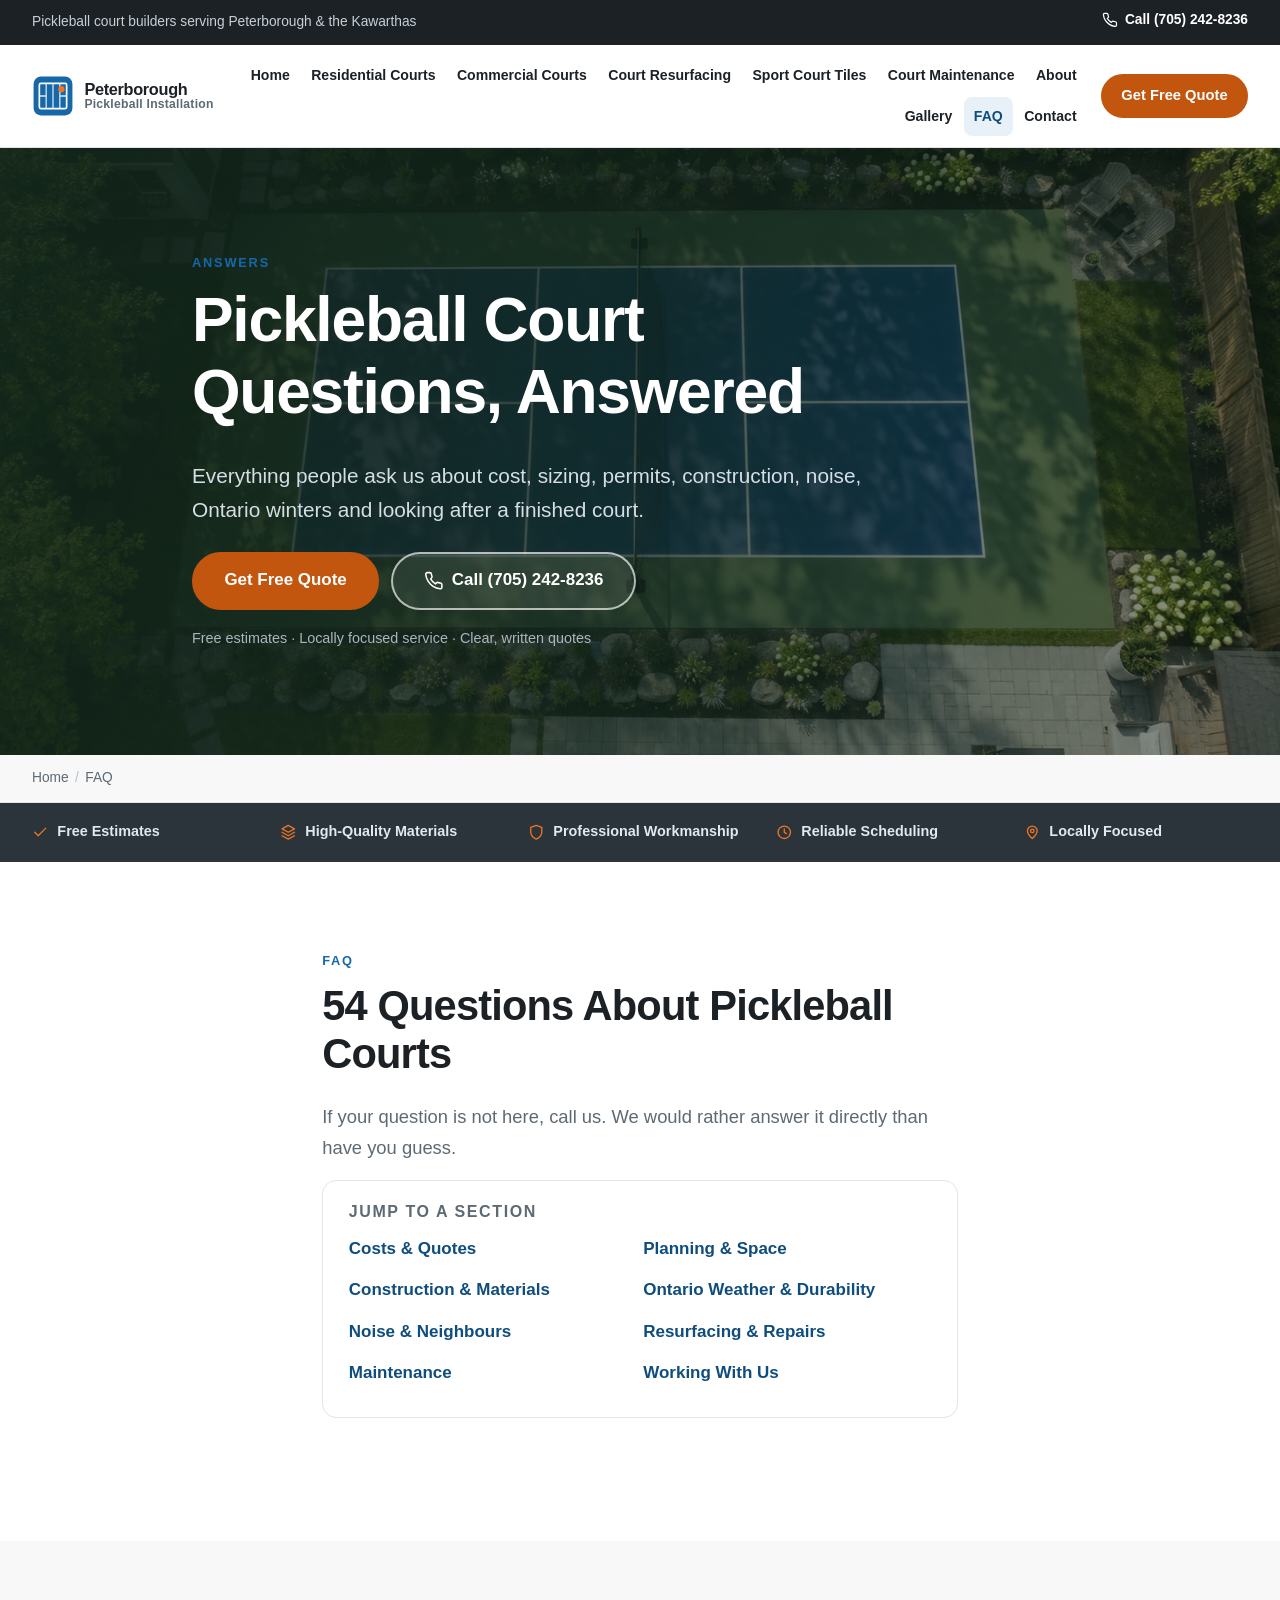
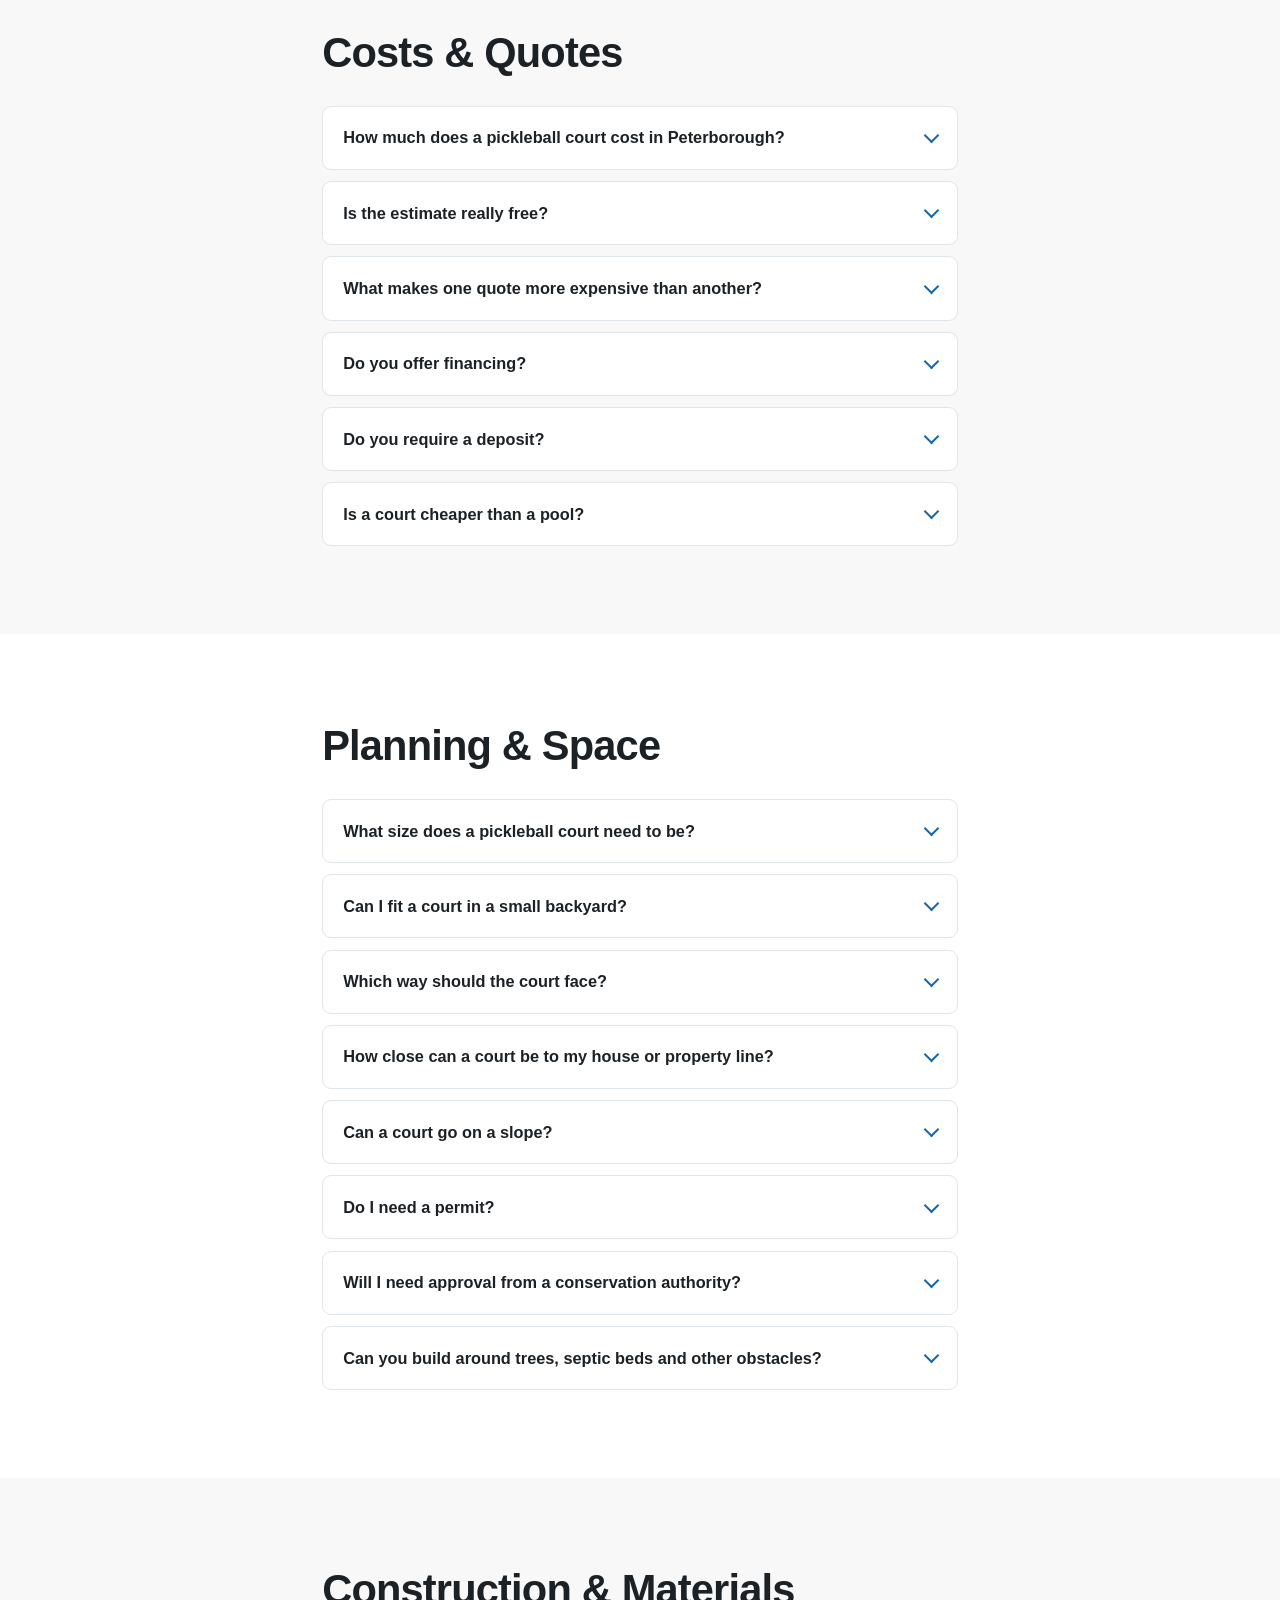
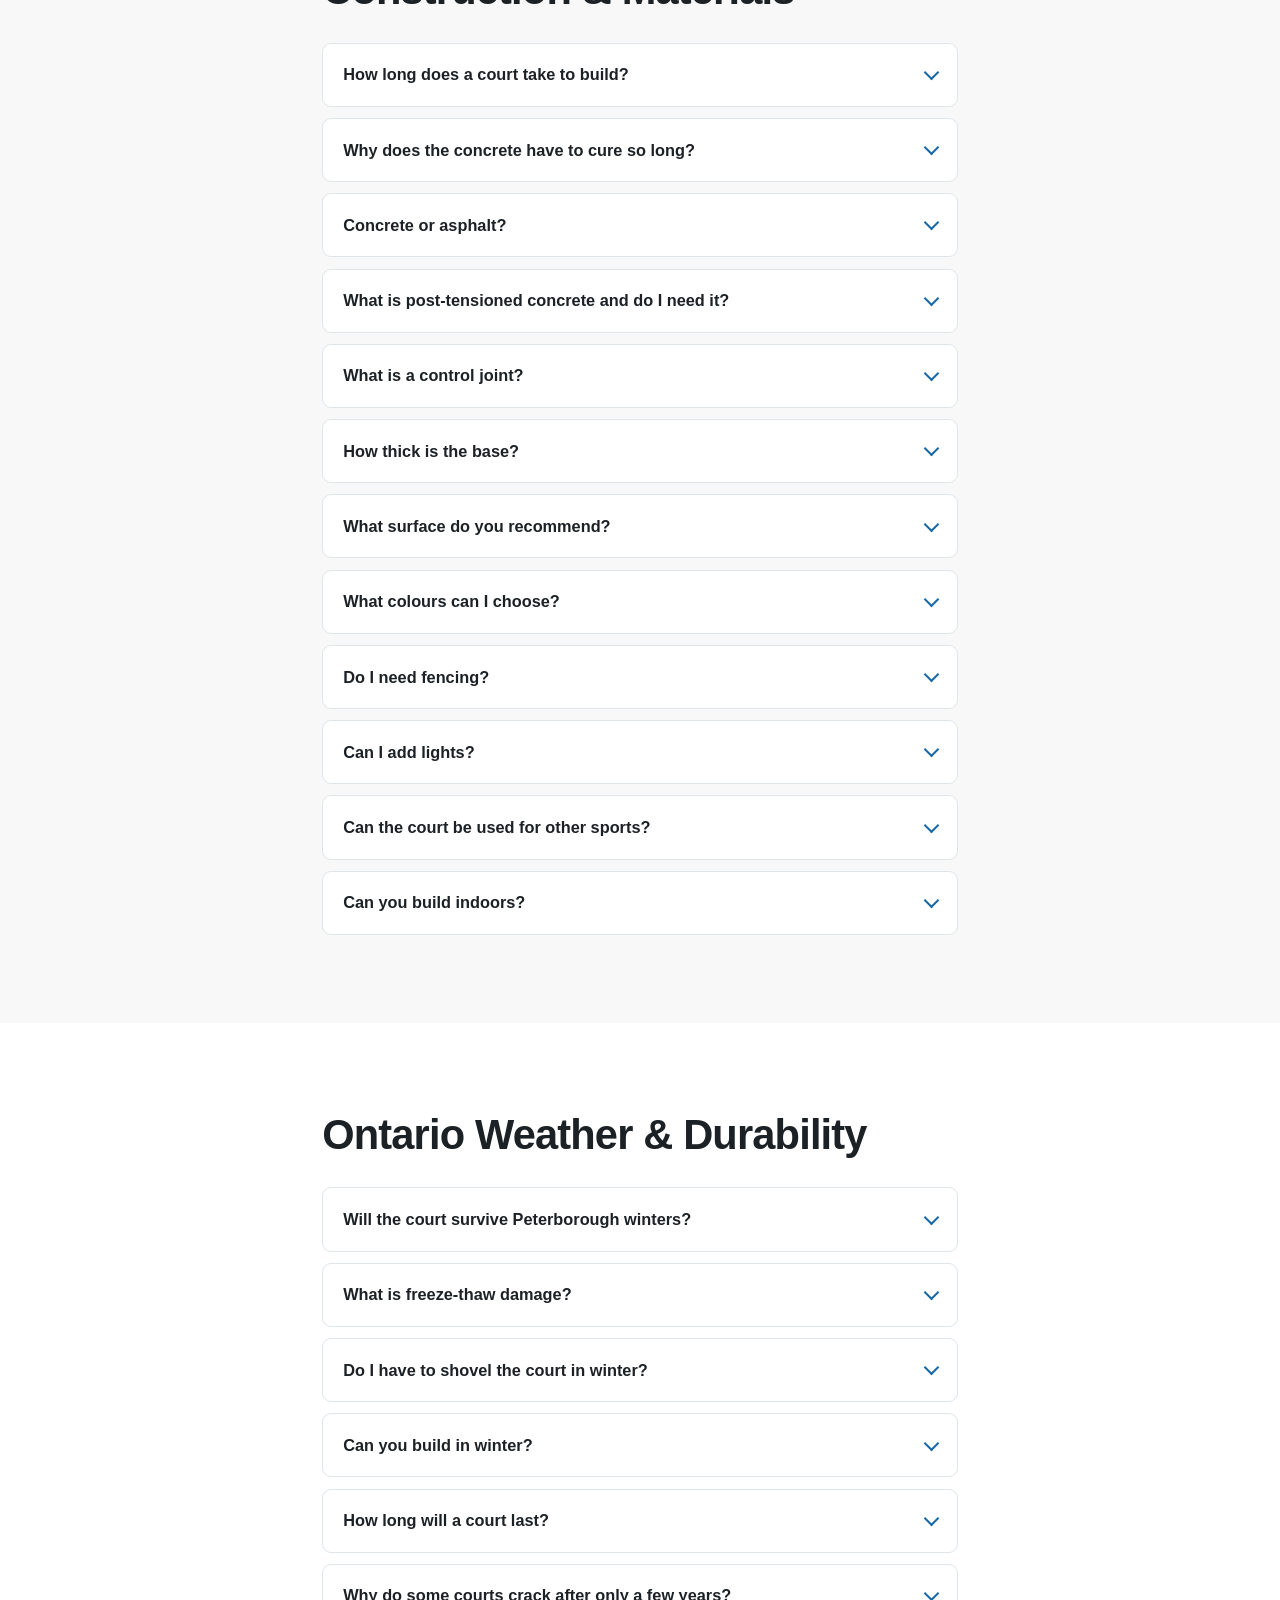
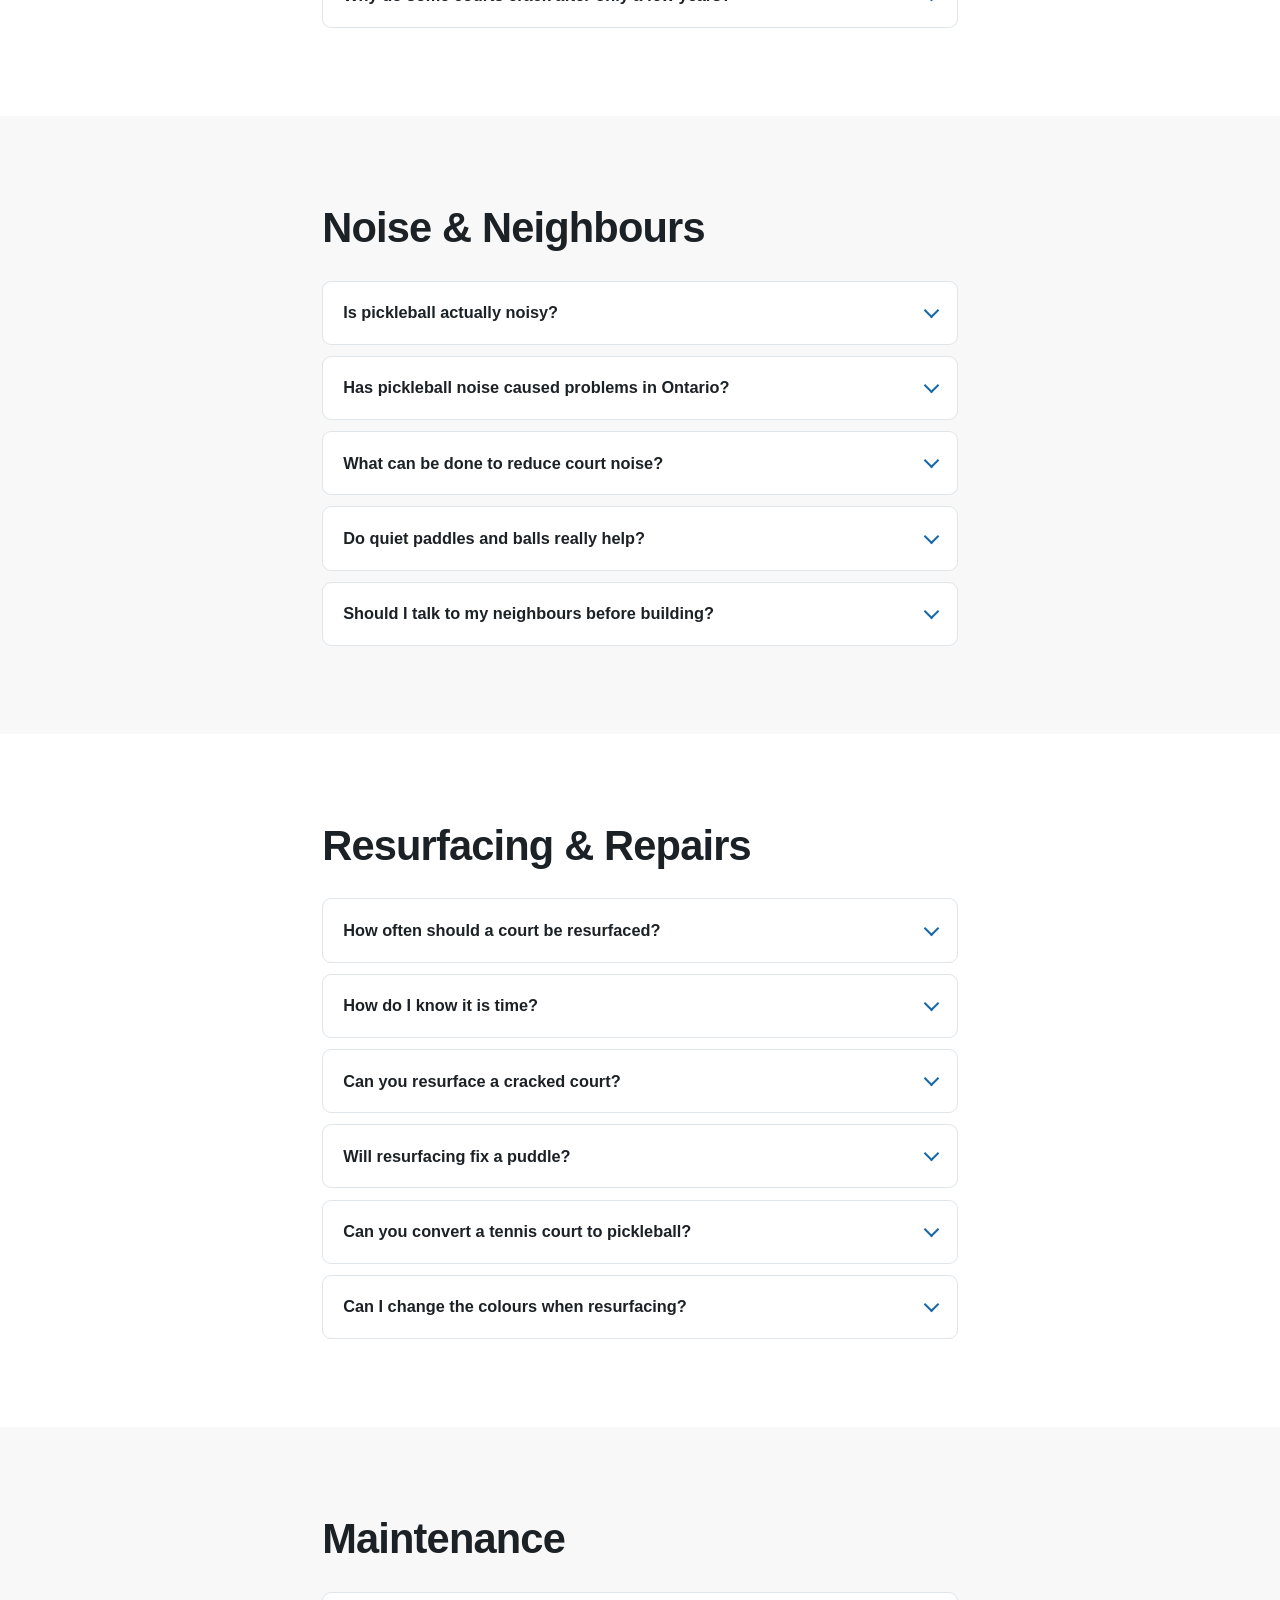
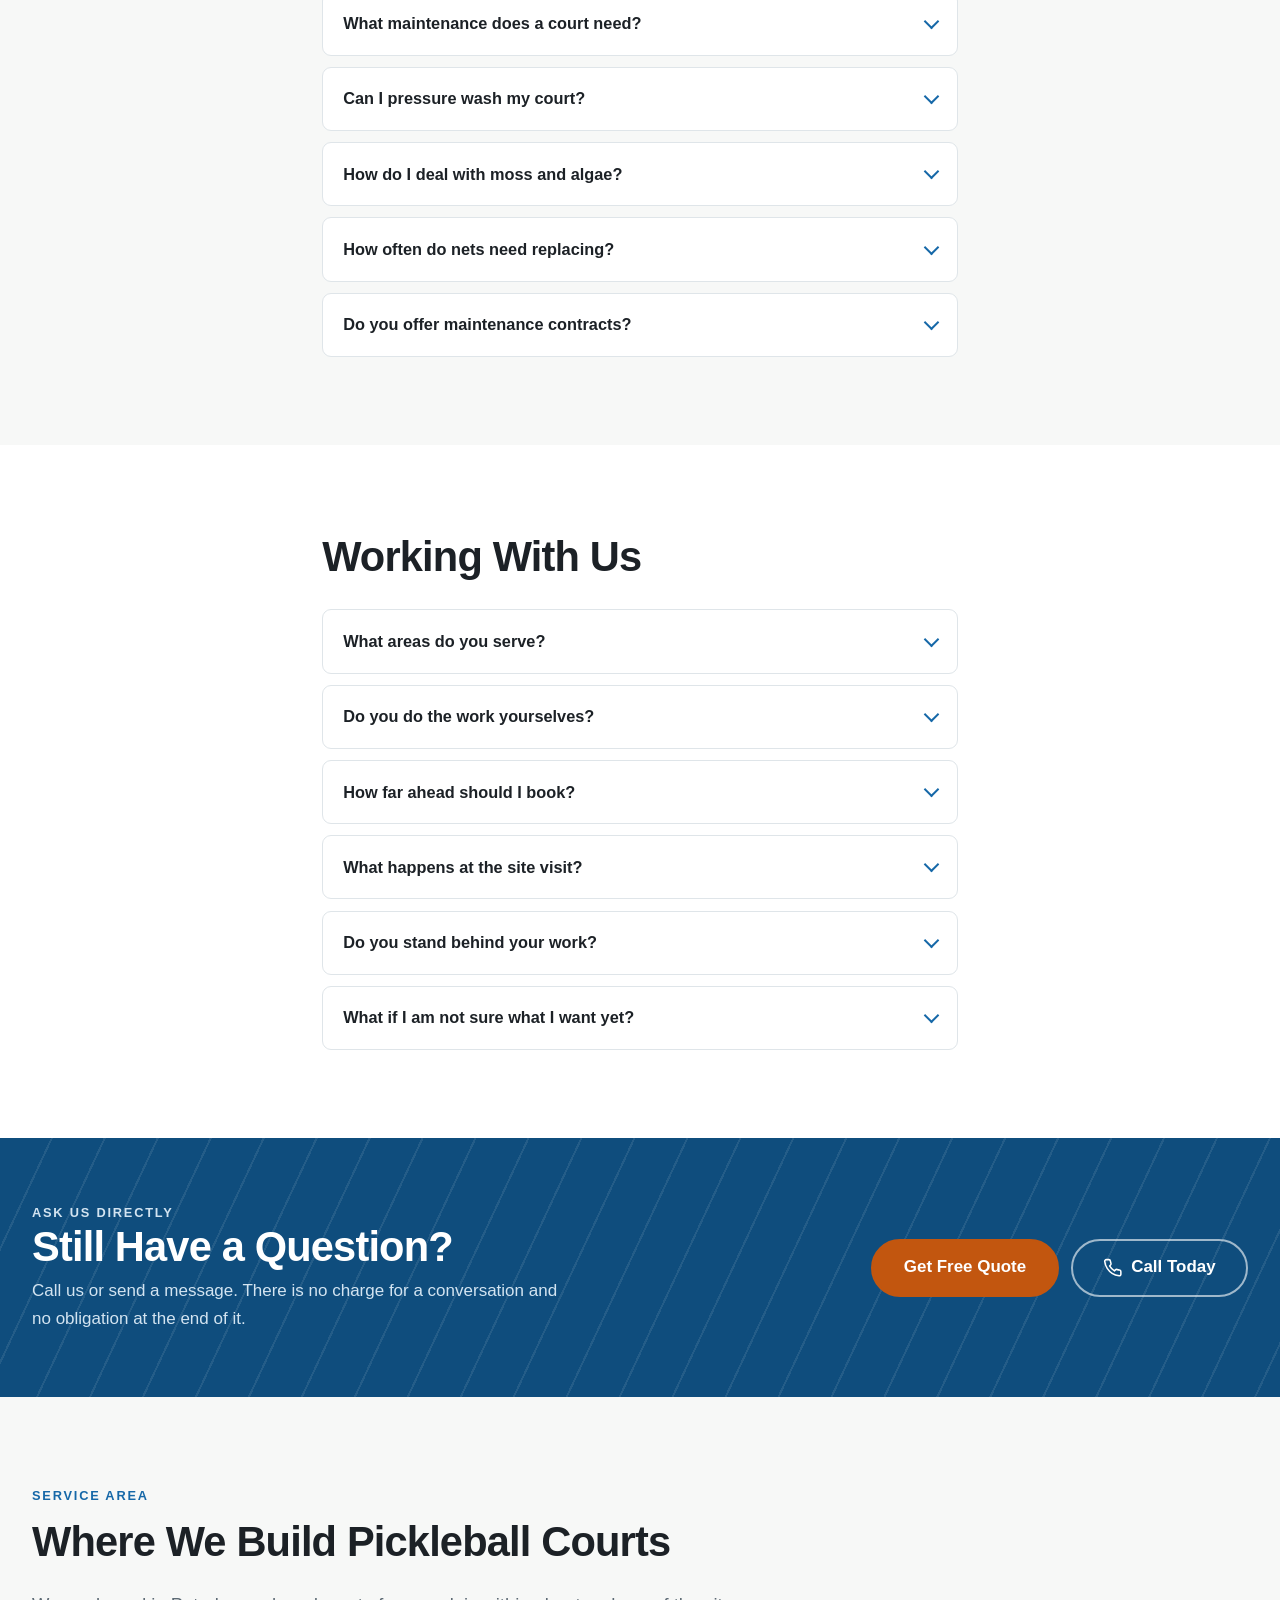
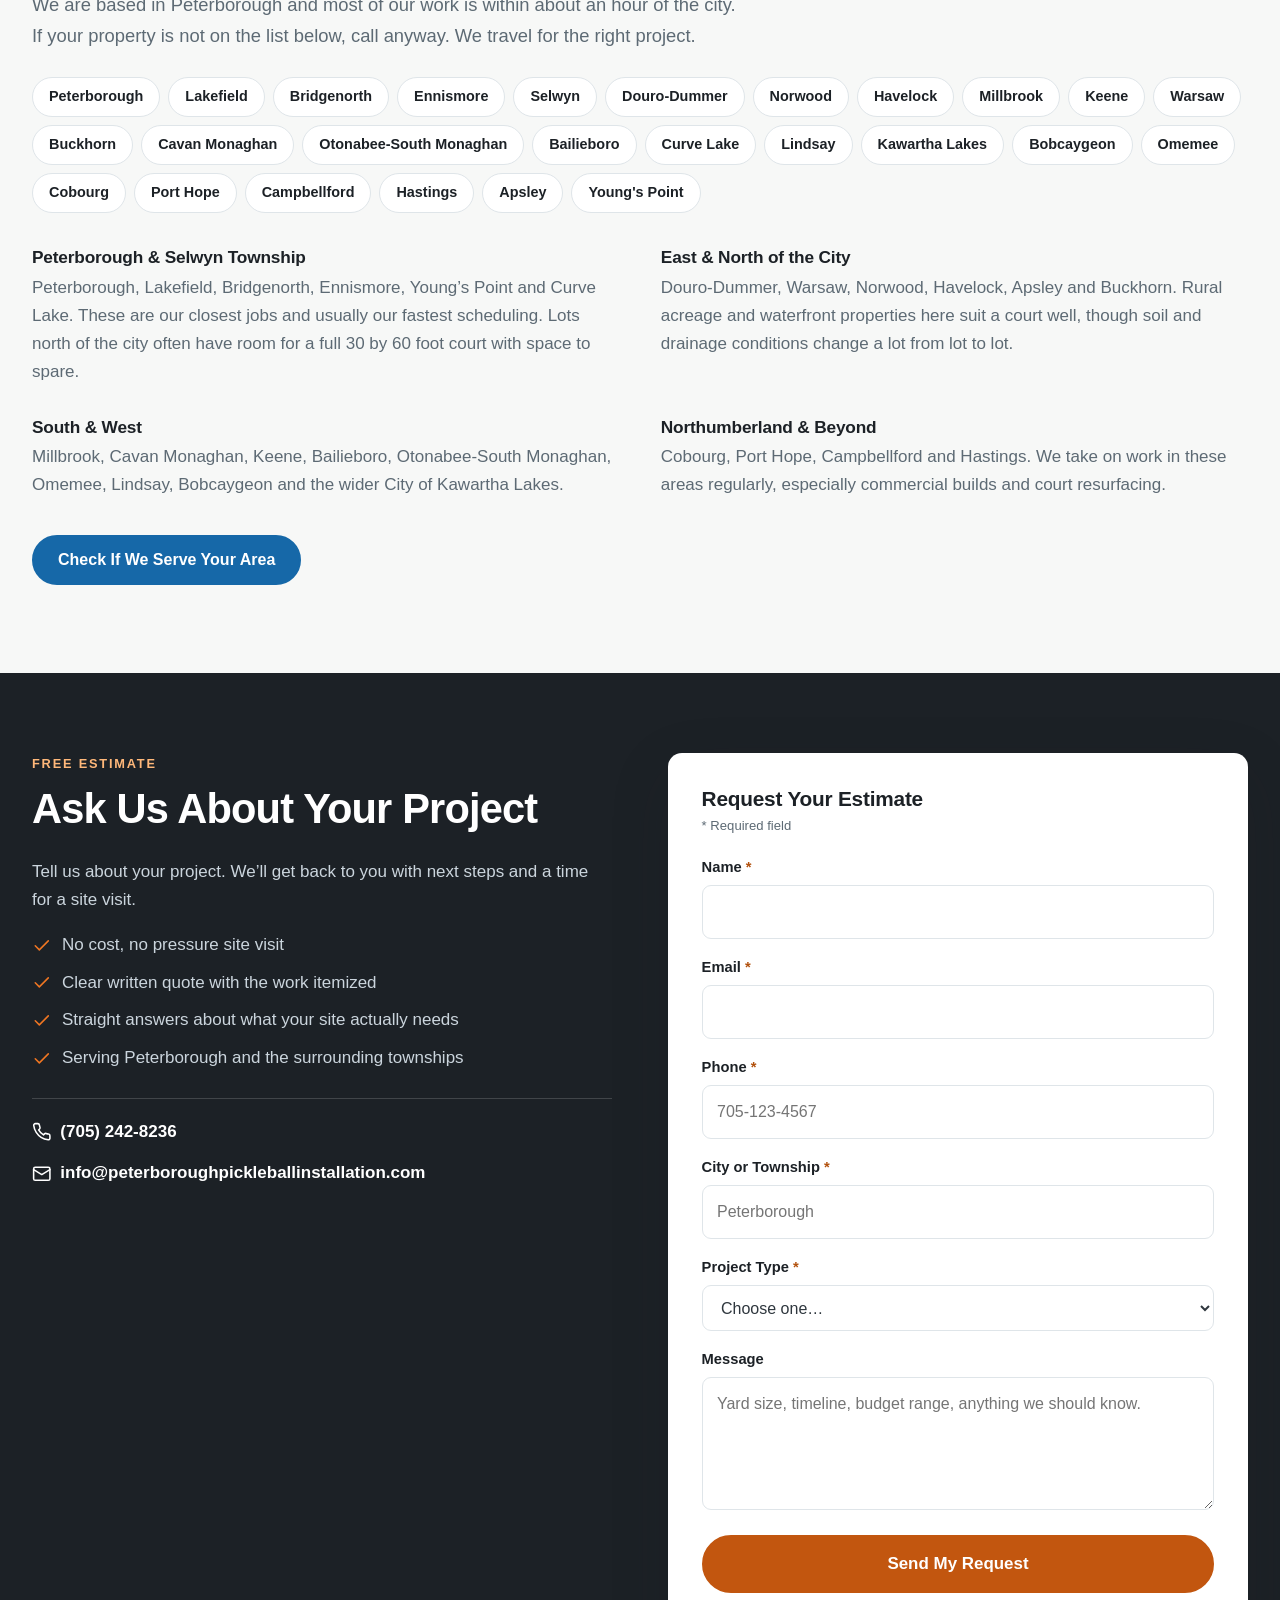
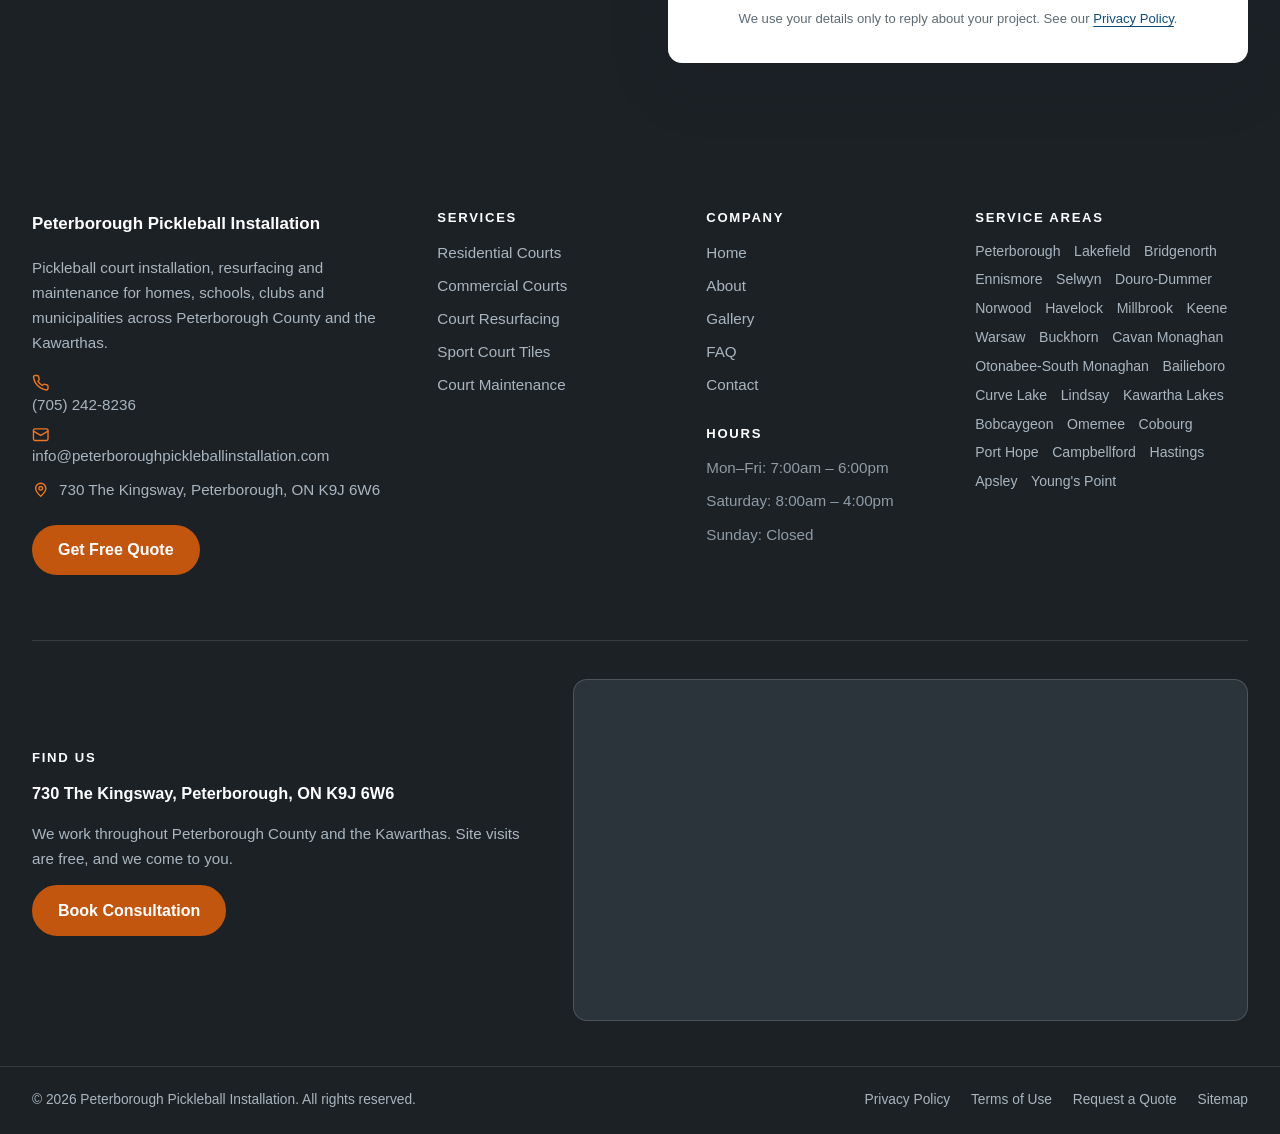
<file: faq.html>
<!DOCTYPE html>
<html lang="en-CA">
<head>
<meta charset="utf-8">
<meta name="viewport" content="width=device-width, initial-scale=1">
<title>Pickleball Court FAQs | Costs, Permits, Construction &amp; Care</title>
<meta name="description" content="Answers to 45+ questions about pickleball court installation in Peterborough, Ontario. Costs, sizing, permits, noise, winter durability and maintenance.">
<link rel="canonical" href="https://peterboroughpickleballinstallation.com/faq.html">
<meta name="robots" content="index, follow, max-image-preview:large">
<meta name="theme-color" content="#1c2126">
<meta name="geo.region" content="CA-ON">
<meta name="geo.placename" content="Peterborough, Ontario">

<meta property="og:type" content="website">
<meta property="og:site_name" content="Peterborough Pickleball Installation">
<meta property="og:locale" content="en_CA">
<meta property="og:title" content="Pickleball Court FAQs | Costs, Permits, Construction &amp; Care">
<meta property="og:description" content="Answers to 45+ questions about pickleball court installation in Peterborough, Ontario. Costs, sizing, permits, noise, winter durability and maintenance.">
<meta property="og:url" content="https://peterboroughpickleballinstallation.com/faq.html">
<meta property="og:image" content="https://peterboroughpickleballinstallation.com/images/hero-pickleball-court-questions-answered.svg">
<meta name="twitter:card" content="summary_large_image">
<meta name="twitter:title" content="Pickleball Court FAQs | Costs, Permits, Construction &amp; Care">
<meta name="twitter:description" content="Answers to 45+ questions about pickleball court installation in Peterborough, Ontario. Costs, sizing, permits, noise, winter durability and maintenance.">
<meta name="twitter:image" content="https://peterboroughpickleballinstallation.com/images/hero-pickleball-court-questions-answered.svg">

<link rel="icon" href="favicon.svg" type="image/svg+xml">
<link rel="apple-touch-icon" href="images/icon-apple-touch-pickleball-court.svg">
<link rel="manifest" href="site.webmanifest">
<link rel="preload" href="css/styles.css" as="style">
<link rel="stylesheet" href="css/styles.css">
<script type="application/ld+json">{"@context": "https://schema.org", "@type": "FAQPage", "mainEntity": [{"@type": "Question", "name": "How much does a pickleball court cost in Peterborough?", "acceptedAnswer": {"@type": "Answer", "text": "It depends on court size, site conditions, surface choice and extras like fencing and lighting. A flat, well-drained site with easy access costs far less to prepare than a sloped, rocky or wet one. We do not publish a single number because it would be wrong for most properties. We walk the site, measure it, and give you an itemized written quote so you can see exactly what you are paying for."}}, {"@type": "Question", "name": "Is the estimate really free?", "acceptedAnswer": {"@type": "Answer", "text": "Yes. The site visit, the measurements, the layout discussion and the written quote cost you nothing and come with no obligation."}}, {"@type": "Question", "name": "What makes one quote more expensive than another?", "acceptedAnswer": {"@type": "Answer", "text": "Almost always the base. Excavation depth, granular thickness, compaction method and drainage are invisible once the court is finished, and they are the easiest place for a cheap quote to save money. Ask every builder what is going in below the slab. If one quote is much lower, that is usually where the difference is."}}, {"@type": "Question", "name": "Do you offer financing?", "acceptedAnswer": {"@type": "Answer", "text": "We do not provide financing directly. Many customers use a home equity line or a contractor financing product through their own bank. We are happy to provide the documentation your lender needs."}}, {"@type": "Question", "name": "Do you require a deposit?", "acceptedAnswer": {"@type": "Answer", "text": "Yes, like most construction trades. The deposit and payment schedule are set out in writing in your contract before any work starts, and the final payment is due after the walkthrough, not before."}}, {"@type": "Question", "name": "Is a court cheaper than a pool?", "acceptedAnswer": {"@type": "Answer", "text": "Generally yes, both to build and to own. There are no chemicals, no pump, no liner, no annual opening and closing, and no insurance implications. Ongoing cost for a court is close to nothing for the first decade."}}, {"@type": "Question", "name": "What size does a pickleball court need to be?", "acceptedAnswer": {"@type": "Answer", "text": "The painted lines are 20 feet wide by 44 feet long. The recommended pad around them is 30 by 60 feet, which is 1,800 square feet. That gives roughly five feet on the sidelines and eight feet behind each baseline. The preferred size for comfortable or competitive play is 34 by 64 feet."}}, {"@type": "Question", "name": "Can I fit a court in a small backyard?", "acceptedAnswer": {"@type": "Answer", "text": "Often yes, with a smaller layout. A compact court around 26 by 52 feet still gives a good family game, it just has less run-off room. We will show you what fits and be honest about how it will play."}}, {"@type": "Question", "name": "Which way should the court face?", "acceptedAnswer": {"@type": "Answer", "text": "North to south is the standard, so the low morning and evening sun stays out of players' eyes. Where the lot shape forces something else, we plan screening or shift the layout to reduce glare in the hours you will actually play."}}, {"@type": "Question", "name": "How close can a court be to my house or property line?", "acceptedAnswer": {"@type": "Answer", "text": "That depends on your municipality's setback rules and rear yard coverage limits. It varies between Peterborough, Selwyn, Cavan Monaghan, Douro-Dummer and the others. We check this before design is finalized."}}, {"@type": "Question", "name": "Can a court go on a slope?", "acceptedAnswer": {"@type": "Answer", "text": "Usually. A gentle grade is simple cut and fill. A steeper one may need retaining or significant fill, which adds cost. We measure the grade at the site visit so the quote reflects the real work."}}, {"@type": "Question", "name": "Do I need a permit?", "acceptedAnswer": {"@type": "Answer", "text": "It depends on the municipality and what you are building. The slab may not require a building permit, but zoning rules still apply. Fencing over a certain height and any court lighting usually do need approvals, and electrical work requires an ESA permit and a licensed contractor. We tell you what applies and provide the drawings for your application."}}, {"@type": "Question", "name": "Will I need approval from a conservation authority?", "acceptedAnswer": {"@type": "Answer", "text": "Possibly, if your property is near a wetland, floodplain or shoreline. This comes up regularly on Kawartha waterfront lots. We flag it early so it does not surprise you mid-project."}}, {"@type": "Question", "name": "Can you build around trees, septic beds and other obstacles?", "acceptedAnswer": {"@type": "Answer", "text": "In most cases yes. Septic beds, wells, buried services and property lines all get located before we set the layout. We avoid major tree root zones where we can, because roots lift slabs and leaves make a mess of the surface."}}, {"@type": "Question", "name": "How long does a court take to build?", "acceptedAnswer": {"@type": "Answer", "text": "Most residential courts take four to eight weeks from excavation to first game. Commercial and multi-court projects run eight to twelve weeks or more. Concrete curing is usually the longest single item in the schedule."}}, {"@type": "Question", "name": "Why does the concrete have to cure so long?", "acceptedAnswer": {"@type": "Answer", "text": "Acrylic coating over concrete that has not finished curing traps moisture. The coating blisters, bubbles and peels, sometimes within a season. The only fix is stripping and redoing it. Waiting is cheaper than redoing."}}, {"@type": "Question", "name": "Concrete or asphalt?", "acceptedAnswer": {"@type": "Answer", "text": "For residential courts in this region we usually recommend concrete. It is more stable, handles freeze-thaw better and lasts longer. Asphalt can make sense on larger multi-court projects where budget is the driver, but it moves more with temperature."}}, {"@type": "Question", "name": "What is post-tensioned concrete and do I need it?", "acceptedAnswer": {"@type": "Answer", "text": "It is concrete reinforced with tensioned steel cables rather than conventional rebar. It resists cracking better on soils that move, which makes it worth considering on heavy clay sites and larger commercial pads. It costs more and takes longer."}}, {"@type": "Question", "name": "What is a control joint?", "acceptedAnswer": {"@type": "Answer", "text": "A deliberate groove cut or formed into the slab so that when the concrete shrinks, it cracks along that line instead of randomly across the court. Properly placed control joints are one of the cheapest forms of insurance in a court build."}}, {"@type": "Question", "name": "How thick is the base?", "acceptedAnswer": {"@type": "Answer", "text": "It varies with soil and drainage. In frost-prone areas with clay we go deeper than a standard patio base and compact in lifts. On some sites rigid insulation under the slab helps reduce heave. We size the base to what the site actually needs."}}, {"@type": "Question", "name": "What surface do you recommend?", "acceptedAnswer": {"@type": "Answer", "text": "For most outdoor courts here, poured concrete with a multi-layer acrylic system. Cushioned acrylic if joint comfort matters. Modular tile for multi-sport, indoor conversions or over a sound existing slab."}}, {"@type": "Question", "name": "What colours can I choose?", "acceptedAnswer": {"@type": "Answer", "text": "A wide range. Blue inside with green surrounds is the most popular and gives the best ball contrast. Lighter colours run cooler in summer, darker colours clear snow faster in spring. We will show you samples."}}, {"@type": "Question", "name": "Do I need fencing?", "acceptedAnswer": {"@type": "Answer", "text": "Not required, but most people add it. It keeps balls on the court and adds privacy and safety. Eight to ten feet is typical. Fencing on two or three sides only is a reasonable way to reduce cost."}}, {"@type": "Question", "name": "Can I add lights?", "acceptedAnswer": {"@type": "Answer", "text": "Yes. LED fixtures on poles, aimed and shielded to keep light off the neighbours. Even if you are not adding lights now, it is worth running conduit during the build."}}, {"@type": "Question", "name": "Can the court be used for other sports?", "acceptedAnswer": {"@type": "Answer", "text": "Yes. Adding basketball, volleyball or ball hockey lines is common and makes the pad far more useful, particularly for families with kids."}}, {"@type": "Question", "name": "Can you build indoors?", "acceptedAnswer": {"@type": "Answer", "text": "Yes. Barns, warehouse bays, gyms and large garages can all be converted, usually with modular tile over the existing floor. Ceiling height is the first thing we check. Most facilities want around 18 to 20 feet of clearance for comfortable play."}}, {"@type": "Question", "name": "Will the court survive Peterborough winters?", "acceptedAnswer": {"@type": "Answer", "text": "Yes, when it is built for them. The base depth, drainage and control joints are what matter. Southern construction methods fail here, which is why we do not use them."}}, {"@type": "Question", "name": "What is freeze-thaw damage?", "acceptedAnswer": {"@type": "Answer", "text": "Water gets into a crack or a pore, freezes, expands, and widens the opening slightly. Then it thaws and the cycle repeats. Peterborough goes through dozens of these a year. It is the main reason cracks should be sealed before winter."}}, {"@type": "Question", "name": "Do I have to shovel the court in winter?", "acceptedAnswer": {"@type": "Answer", "text": "No. A properly built court is fine under snow. If you want to clear it, use a plastic shovel or a brush. Never a metal blade, chains or a machine with a steel edge."}}, {"@type": "Question", "name": "Can you build in winter?", "acceptedAnswer": {"@type": "Answer", "text": "Not the concrete or the surfacing. Acrylic coatings have minimum application temperatures and concrete needs suitable conditions to cure. Our build season runs roughly May through October. Winter is when we plan and quote for spring."}}, {"@type": "Question", "name": "How long will a court last?", "acceptedAnswer": {"@type": "Answer", "text": "With a proper base, expect fifteen to twenty years or more of good play before the surface needs resurfacing. The slab itself lasts far longer than the coating. Resurfacing buys another eight to ten years each time."}}, {"@type": "Question", "name": "Why do some courts crack after only a few years?", "acceptedAnswer": {"@type": "Answer", "text": "Almost always a base problem. Too shallow, poorly compacted, or built without proper drainage so water sits under the slab and heaves it. Occasionally missing or badly spaced control joints."}}, {"@type": "Question", "name": "Is pickleball actually noisy?", "acceptedAnswer": {"@type": "Answer", "text": "Yes. The paddle striking the ball makes a sharp, repetitive crack that carries further than its volume suggests. It is the most common complaint neighbours raise about residential and public courts."}}, {"@type": "Question", "name": "Has pickleball noise caused problems in Ontario?", "acceptedAnswer": {"@type": "Answer", "text": "Yes. There have been real disputes, including a case in Niagara-on-the-Lake where courts were closed for an extended period after a noise by-law enforcement ruling. Several Ontario municipalities have been updating noise by-laws in response."}}, {"@type": "Question", "name": "What can be done to reduce court noise?", "acceptedAnswer": {"@type": "Answer", "text": "Placement matters most. Distance from the nearest home does more than any product. After that: acoustic barrier panels mounted on the fence, a planted buffer, orientation away from neighbouring windows, and quieter paddles and balls."}}, {"@type": "Question", "name": "Do quiet paddles and balls really help?", "acceptedAnswer": {"@type": "Answer", "text": "They help at the source, which is the most effective place to reduce noise. There are paddles and balls specifically designed and certified as quieter, and they play close to normal equipment."}}, {"@type": "Question", "name": "Should I talk to my neighbours before building?", "acceptedAnswer": {"@type": "Answer", "text": "We would recommend it. A short conversation before construction is far easier than a complaint afterward, and neighbours who were consulted are usually much more relaxed about the result."}}, {"@type": "Question", "name": "How often should a court be resurfaced?", "acceptedAnswer": {"@type": "Answer", "text": "Every eight to ten years for most courts. Heavily used club, school and municipal courts often need it every five to eight years."}}, {"@type": "Question", "name": "How do I know it is time?", "acceptedAnswer": {"@type": "Answer", "text": "Faded colour, a slick feel underfoot, thin or chipped lines, spreading cracks, or puddles that take a long time to clear. If players say the ball skids or footing feels unreliable, the texture has worn away."}}, {"@type": "Question", "name": "Can you resurface a cracked court?", "acceptedAnswer": {"@type": "Answer", "text": "Usually. We rout and fill cracks and patch low spots first. What matters is whether the cracking is cosmetic or structural. If the slab has failed, coating over it just hides the problem for a season, and we will tell you that."}}, {"@type": "Question", "name": "Will resurfacing fix a puddle?", "acceptedAnswer": {"@type": "Answer", "text": "It fixes minor low spots, which we fill and feather. It cannot fix a pad poured at the wrong slope. That needs regrading or replacement."}}, {"@type": "Question", "name": "Can you convert a tennis court to pickleball?", "acceptedAnswer": {"@type": "Answer", "text": "Yes. A standard tennis court fits up to four pickleball courts. If the slab is sound, conversion means repair, resurfacing and new striping, at a fraction of the cost of new construction."}}, {"@type": "Question", "name": "Can I change the colours when resurfacing?", "acceptedAnswer": {"@type": "Answer", "text": "Yes. Resurfacing is the natural time to change your colour scheme, adjust the surface texture, or add a second set of game lines."}}, {"@type": "Question", "name": "What maintenance does a court need?", "acceptedAnswer": {"@type": "Answer", "text": "Keep debris off, rinse regularly, wash properly twice a year, watch the drainage, trim back overhanging branches, and seal cracks before winter. That is most of it."}}, {"@type": "Question", "name": "Can I pressure wash my court?", "acceptedAnswer": {"@type": "Answer", "text": "Yes, at low pressure with a wide fan tip held well back. High pressure strips the sand texture out of the coating, which is what gives you grip."}}, {"@type": "Question", "name": "How do I deal with moss and algae?", "acceptedAnswer": {"@type": "Answer", "text": "Clean it off with an appropriate court cleaner and cut back whatever is shading the court. Moss holds moisture against the coating and makes the surface slippery."}}, {"@type": "Question", "name": "How often do nets need replacing?", "acceptedAnswer": {"@type": "Answer", "text": "Typically three to five years outdoors in this climate, longer if you take the net down and store it dry over winter. Check the tension cable and centre strap each spring."}}, {"@type": "Question", "name": "Do you offer maintenance contracts?", "acceptedAnswer": {"@type": "Answer", "text": "Yes, for clubs, schools, municipalities, condo corporations and property managers. Scheduled cleaning, inspections and minor repairs so it does not fall to your staff."}}, {"@type": "Question", "name": "What areas do you serve?", "acceptedAnswer": {"@type": "Answer", "text": "Peterborough and the surrounding townships, including Lakefield, Bridgenorth, Ennismore, Selwyn, Douro-Dummer, Norwood, Havelock, Millbrook, Keene, Warsaw, Buckhorn, Cavan Monaghan, Omemee, Lindsay, Bobcaygeon, Kawartha Lakes, Cobourg, Port Hope, Campbellford, Hastings and Apsley. If you are outside that list, call anyway."}}, {"@type": "Question", "name": "Do you do the work yourselves?", "acceptedAnswer": {"@type": "Answer", "text": "We manage every project directly with one point of contact from first call to final walkthrough. Specialist trades such as licensed electrical work are performed by qualified contractors, as they must be."}}, {"@type": "Question", "name": "How far ahead should I book?", "acceptedAnswer": {"@type": "Answer", "text": "The Ontario build season is short, roughly May through October, and it fills up. If you want a court for next summer, the best time to start the conversation is the winter before."}}, {"@type": "Question", "name": "What happens at the site visit?", "acceptedAnswer": {"@type": "Answer", "text": "We walk the property, take measurements, check slope, soil and drainage, look at equipment access, note the distance to neighbours, and talk through layout and options. Then you get a written itemized quote."}}, {"@type": "Question", "name": "Do you stand behind your work?", "acceptedAnswer": {"@type": "Answer", "text": "Yes. The workmanship and materials coverage that applies to your project is set out in writing in your contract. If something is not right, we come back and deal with it."}}, {"@type": "Question", "name": "What if I am not sure what I want yet?", "acceptedAnswer": {"@type": "Answer", "text": "That is completely normal and a good reason to book a site visit. Plenty of our conversations start with someone who is only wondering whether a court is possible at all. We are happy to have that conversation."}}]}</script><script type="application/ld+json">{"@context": "https://schema.org", "@type": "BreadcrumbList", "itemListElement": [{"@type": "ListItem", "position": 1, "name": "Home", "item": "https://peterboroughpickleballinstallation.com/"}, {"@type": "ListItem", "position": 2, "name": "FAQ", "item": "https://peterboroughpickleballinstallation.com/faq.html"}]}</script>
</head>
<body>
<a class="skip-link" href="#main">Skip to main content</a>

<div class="topbar">
  <div class="wrap topbar__in">
    <p class="topbar__msg">Pickleball court builders serving Peterborough &amp; the Kawarthas</p>
    <p class="topbar__act"><a href="tel:+17052428236"><svg class="ic" viewBox="0 0 24 24" fill="none" stroke="currentColor" stroke-width="1.9" stroke-linecap="round" stroke-linejoin="round" aria-hidden="true" focusable="false"><path d="M22 16.9v3a2 2 0 0 1-2.2 2 19.8 19.8 0 0 1-8.6-3.1 19.5 19.5 0 0 1-6-6A19.8 19.8 0 0 1 2.1 4.2 2 2 0 0 1 4.1 2h3a2 2 0 0 1 2 1.7c.1 1 .3 1.9.7 2.8a2 2 0 0 1-.5 2.1L8.1 9.8a16 16 0 0 0 6 6l1.2-1.2a2 2 0 0 1 2.1-.5c.9.4 1.8.6 2.8.7a2 2 0 0 1 1.8 2.1z"/></svg><span>Call (705) 242-8236</span></a></p>
  </div>
</div>

<header class="site-head" id="siteHead">
  <div class="wrap site-head__in">
    <a class="brand" href="index.html" aria-label="Peterborough Pickleball Installation home">
      <span class="brand__mark" aria-hidden="true">
        <svg viewBox="0 0 40 40" fill="none" aria-hidden="true">
          <rect x="1.5" y="1.5" width="37" height="37" rx="7" fill="#1668a8"/>
          <rect x="7" y="8" width="26" height="24" rx="1.5" stroke="#ffffff" stroke-width="1.6"/>
          <path d="M20 8v24M13.5 8v24M26.5 8v24M7 20h6.5M26.5 20H33" stroke="#ffffff" stroke-width="1.2" opacity=".85"/>
          <circle cx="28" cy="13.5" r="3" fill="#ef7622"/>
        </svg>
      </span>
      <span class="brand__txt"><strong>Peterborough</strong><span>Pickleball Installation</span></span>
    </a>

    <button class="navtoggle" id="navToggle" aria-expanded="false" aria-controls="primaryNav">
      <span class="navtoggle__bars" aria-hidden="true"><i></i><i></i><i></i></span>
      <span class="navtoggle__label">Menu</span>
    </button>

    <nav class="nav" id="primaryNav" aria-label="Primary">
      <ul class="nav__list"><li><a href="index.html">Home</a></li><li><a href="residential-pickleball-court-installation.html">Residential Courts</a></li><li><a href="commercial-pickleball-court-installation.html">Commercial Courts</a></li><li><a href="pickleball-court-resurfacing.html">Court Resurfacing</a></li><li><a href="sport-court-tile-installation.html">Sport Court Tiles</a></li><li><a href="pickleball-court-maintenance.html">Court Maintenance</a></li><li><a href="about.html">About</a></li><li><a href="gallery.html">Gallery</a></li><li><a href="faq.html" aria-current="page" class="is-active">FAQ</a></li><li><a href="contact.html">Contact</a></li></ul>
      <div class="nav__cta">
        <a class="btn btn--ghost" href="tel:+17052428236"><svg class="ic" viewBox="0 0 24 24" fill="none" stroke="currentColor" stroke-width="1.9" stroke-linecap="round" stroke-linejoin="round" aria-hidden="true" focusable="false"><path d="M22 16.9v3a2 2 0 0 1-2.2 2 19.8 19.8 0 0 1-8.6-3.1 19.5 19.5 0 0 1-6-6A19.8 19.8 0 0 1 2.1 4.2 2 2 0 0 1 4.1 2h3a2 2 0 0 1 2 1.7c.1 1 .3 1.9.7 2.8a2 2 0 0 1-.5 2.1L8.1 9.8a16 16 0 0 0 6 6l1.2-1.2a2 2 0 0 1 2.1-.5c.9.4 1.8.6 2.8.7a2 2 0 0 1 1.8 2.1z"/></svg> Call Today</a>
        <a class="btn btn--orange" href="contact.html#quote">Get Free Quote</a>
      </div>
    </nav>
  </div>
</header>
<main id="main">

<section class="hero hero--green">
  <div class="hero__media">
    <picture><source type="image/webp" sizes="100vw" srcset="images/backyard-pickleball-court-aerial-overhead-900.webp 900w, images/backyard-pickleball-court-aerial-overhead-1536.webp 1536w"><img src="images/backyard-pickleball-court-aerial-overhead-900.jpg" sizes="100vw" srcset="images/backyard-pickleball-court-aerial-overhead-900.jpg 900w, images/backyard-pickleball-court-aerial-overhead-1536.jpg 1536w" alt="Overhead aerial view of a finished backyard pickleball court and patio" width="1536" height="1024" fetchpriority="high" decoding="async"></picture>
  </div>
  <div class="wrap hero__in">
    <p class="eyebrow">Answers</p>
    <h1>Pickleball Court Questions, Answered</h1>
    <p class="hero__sub">Everything people ask us about cost, sizing, permits, construction, noise, Ontario winters and looking after a finished court.</p>
    
    <p class="hero__btns">
      <a class="btn btn--orange btn--lg" href="contact.html#quote">Get Free Quote</a>
      <a class="btn btn--outline btn--lg" href="tel:+17052428236"><svg class="ic" viewBox="0 0 24 24" fill="none" stroke="currentColor" stroke-width="1.9" stroke-linecap="round" stroke-linejoin="round" aria-hidden="true" focusable="false"><path d="M22 16.9v3a2 2 0 0 1-2.2 2 19.8 19.8 0 0 1-8.6-3.1 19.5 19.5 0 0 1-6-6A19.8 19.8 0 0 1 2.1 4.2 2 2 0 0 1 4.1 2h3a2 2 0 0 1 2 1.7c.1 1 .3 1.9.7 2.8a2 2 0 0 1-.5 2.1L8.1 9.8a16 16 0 0 0 6 6l1.2-1.2a2 2 0 0 1 2.1-.5c.9.4 1.8.6 2.8.7a2 2 0 0 1 1.8 2.1z"/></svg> Call (705) 242-8236</a>
    </p>
    <p class="hero__note">Free estimates &middot; Locally focused service &middot; Clear, written quotes</p>
  </div>
</section>
<nav class="crumbs" aria-label="Breadcrumb"><div class="wrap"><ol><li><a href="index.html">Home</a></li><li aria-current="page">FAQ</li></ol></div></nav><section class="trustbar" aria-label="What we stand for"><div class="wrap"><ul><li><svg class="ic" viewBox="0 0 24 24" fill="none" stroke="currentColor" stroke-width="1.9" stroke-linecap="round" stroke-linejoin="round" aria-hidden="true" focusable="false"><path d="M20 6 9 17l-5-5"/></svg><span>Free Estimates</span></li><li><svg class="ic" viewBox="0 0 24 24" fill="none" stroke="currentColor" stroke-width="1.9" stroke-linecap="round" stroke-linejoin="round" aria-hidden="true" focusable="false"><path d="m12 2 9 5-9 5-9-5z"/><path d="m3 12 9 5 9-5"/><path d="m3 17 9 5 9-5"/></svg><span>High-Quality Materials</span></li><li><svg class="ic" viewBox="0 0 24 24" fill="none" stroke="currentColor" stroke-width="1.9" stroke-linecap="round" stroke-linejoin="round" aria-hidden="true" focusable="false"><path d="M12 22s8-4 8-10V5l-8-3-8 3v7c0 6 8 10 8 10z"/></svg><span>Professional Workmanship</span></li><li><svg class="ic" viewBox="0 0 24 24" fill="none" stroke="currentColor" stroke-width="1.9" stroke-linecap="round" stroke-linejoin="round" aria-hidden="true" focusable="false"><circle cx="12" cy="12" r="9"/><path d="M12 7v5l3 2"/></svg><span>Reliable Scheduling</span></li><li><svg class="ic" viewBox="0 0 24 24" fill="none" stroke="currentColor" stroke-width="1.9" stroke-linecap="round" stroke-linejoin="round" aria-hidden="true" focusable="false"><path d="M12 21s7-6.3 7-11a7 7 0 1 0-14 0c0 4.7 7 11 7 11z"/><circle cx="12" cy="10" r="2.5"/></svg><span>Locally Focused</span></li></ul></div></section>
<section class="sec" aria-labelledby="fq-h">
  <div class="wrap narrow">
    <p class="eyebrow">FAQ</p>
    <h2 id="fq-h">54 Questions About Pickleball Courts</h2>
    <p class="lede">If your question is not here, call us. We would rather answer it directly than
       have you guess.</p>
    <nav class="toc" aria-label="FAQ sections">
      <h2>Jump to a section</h2>
      <ul><li><a href="#costs">Costs &amp; Quotes</a></li><li><a href="#planning">Planning &amp; Space</a></li><li><a href="#build">Construction &amp; Materials</a></li><li><a href="#weather">Ontario Weather &amp; Durability</a></li><li><a href="#noise">Noise &amp; Neighbours</a></li><li><a href="#repairs">Resurfacing &amp; Repairs</a></li><li><a href="#care">Maintenance</a></li><li><a href="#working">Working With Us</a></li></ul>
    </nav>
  </div>
</section>

<section class="sec sec--tint anchor-offset" id="costs" aria-labelledby="costs-h">
  <div class="wrap narrow">
    <h2 id="costs-h">Costs &amp; Quotes</h2><div class="faqs"><details class="faq"><summary><span>How much does a pickleball court cost in Peterborough?</span></summary><div class="faq__a"><p>It depends on court size, site conditions, surface choice and extras like fencing and lighting. A flat, well-drained site with easy access costs far less to prepare than a sloped, rocky or wet one.</p><p>We do not publish a single number because it would be wrong for most properties. We walk the site, measure it, and give you an itemized written quote so you can see exactly what you are paying for.</p></div></details><details class="faq"><summary><span>Is the estimate really free?</span></summary><div class="faq__a"><p>Yes. The site visit, the measurements, the layout discussion and the written quote cost you nothing and come with no obligation.</p></div></details><details class="faq"><summary><span>What makes one quote more expensive than another?</span></summary><div class="faq__a"><p>Almost always the base. Excavation depth, granular thickness, compaction method and drainage are invisible once the court is finished, and they are the easiest place for a cheap quote to save money.</p><p>Ask every builder what is going in below the slab. If one quote is much lower, that is usually where the difference is.</p></div></details><details class="faq"><summary><span>Do you offer financing?</span></summary><div class="faq__a"><p>We do not provide financing directly. Many customers use a home equity line or a contractor financing product through their own bank. We are happy to provide the documentation your lender needs.</p></div></details><details class="faq"><summary><span>Do you require a deposit?</span></summary><div class="faq__a"><p>Yes, like most construction trades. The deposit and payment schedule are set out in writing in your contract before any work starts, and the final payment is due after the walkthrough, not before.</p></div></details><details class="faq"><summary><span>Is a court cheaper than a pool?</span></summary><div class="faq__a"><p>Generally yes, both to build and to own. There are no chemicals, no pump, no liner, no annual opening and closing, and no insurance implications. Ongoing cost for a court is close to nothing for the first decade.</p></div></details></div>
  </div>
</section>

<section class="sec  anchor-offset" id="planning" aria-labelledby="planning-h">
  <div class="wrap narrow">
    <h2 id="planning-h">Planning &amp; Space</h2><div class="faqs"><details class="faq"><summary><span>What size does a pickleball court need to be?</span></summary><div class="faq__a"><p>The painted lines are 20 feet wide by 44 feet long. The recommended pad around them is 30 by 60 feet, which is 1,800 square feet. That gives roughly five feet on the sidelines and eight feet behind each baseline.</p><p>The preferred size for comfortable or competitive play is 34 by 64 feet.</p></div></details><details class="faq"><summary><span>Can I fit a court in a small backyard?</span></summary><div class="faq__a"><p>Often yes, with a smaller layout. A compact court around 26 by 52 feet still gives a good family game, it just has less run-off room. We will show you what fits and be honest about how it will play.</p></div></details><details class="faq"><summary><span>Which way should the court face?</span></summary><div class="faq__a"><p>North to south is the standard, so the low morning and evening sun stays out of players' eyes. Where the lot shape forces something else, we plan screening or shift the layout to reduce glare in the hours you will actually play.</p></div></details><details class="faq"><summary><span>How close can a court be to my house or property line?</span></summary><div class="faq__a"><p>That depends on your municipality's setback rules and rear yard coverage limits. It varies between Peterborough, Selwyn, Cavan Monaghan, Douro-Dummer and the others. We check this before design is finalized.</p></div></details><details class="faq"><summary><span>Can a court go on a slope?</span></summary><div class="faq__a"><p>Usually. A gentle grade is simple cut and fill. A steeper one may need retaining or significant fill, which adds cost. We measure the grade at the site visit so the quote reflects the real work.</p></div></details><details class="faq"><summary><span>Do I need a permit?</span></summary><div class="faq__a"><p>It depends on the municipality and what you are building. The slab may not require a building permit, but zoning rules still apply. Fencing over a certain height and any court lighting usually do need approvals, and electrical work requires an ESA permit and a licensed contractor.</p><p>We tell you what applies and provide the drawings for your application.</p></div></details><details class="faq"><summary><span>Will I need approval from a conservation authority?</span></summary><div class="faq__a"><p>Possibly, if your property is near a wetland, floodplain or shoreline. This comes up regularly on Kawartha waterfront lots. We flag it early so it does not surprise you mid-project.</p></div></details><details class="faq"><summary><span>Can you build around trees, septic beds and other obstacles?</span></summary><div class="faq__a"><p>In most cases yes. Septic beds, wells, buried services and property lines all get located before we set the layout. We avoid major tree root zones where we can, because roots lift slabs and leaves make a mess of the surface.</p></div></details></div>
  </div>
</section>

<section class="sec sec--tint anchor-offset" id="build" aria-labelledby="build-h">
  <div class="wrap narrow">
    <h2 id="build-h">Construction &amp; Materials</h2><div class="faqs"><details class="faq"><summary><span>How long does a court take to build?</span></summary><div class="faq__a"><p>Most residential courts take four to eight weeks from excavation to first game. Commercial and multi-court projects run eight to twelve weeks or more. Concrete curing is usually the longest single item in the schedule.</p></div></details><details class="faq"><summary><span>Why does the concrete have to cure so long?</span></summary><div class="faq__a"><p>Acrylic coating over concrete that has not finished curing traps moisture. The coating blisters, bubbles and peels, sometimes within a season. The only fix is stripping and redoing it. Waiting is cheaper than redoing.</p></div></details><details class="faq"><summary><span>Concrete or asphalt?</span></summary><div class="faq__a"><p>For residential courts in this region we usually recommend concrete. It is more stable, handles freeze-thaw better and lasts longer. Asphalt can make sense on larger multi-court projects where budget is the driver, but it moves more with temperature.</p></div></details><details class="faq"><summary><span>What is post-tensioned concrete and do I need it?</span></summary><div class="faq__a"><p>It is concrete reinforced with tensioned steel cables rather than conventional rebar. It resists cracking better on soils that move, which makes it worth considering on heavy clay sites and larger commercial pads. It costs more and takes longer.</p></div></details><details class="faq"><summary><span>What is a control joint?</span></summary><div class="faq__a"><p>A deliberate groove cut or formed into the slab so that when the concrete shrinks, it cracks along that line instead of randomly across the court. Properly placed control joints are one of the cheapest forms of insurance in a court build.</p></div></details><details class="faq"><summary><span>How thick is the base?</span></summary><div class="faq__a"><p>It varies with soil and drainage. In frost-prone areas with clay we go deeper than a standard patio base and compact in lifts. On some sites rigid insulation under the slab helps reduce heave. We size the base to what the site actually needs.</p></div></details><details class="faq"><summary><span>What surface do you recommend?</span></summary><div class="faq__a"><p>For most outdoor courts here, poured concrete with a multi-layer acrylic system. Cushioned acrylic if joint comfort matters. Modular tile for multi-sport, indoor conversions or over a sound existing slab.</p></div></details><details class="faq"><summary><span>What colours can I choose?</span></summary><div class="faq__a"><p>A wide range. Blue inside with green surrounds is the most popular and gives the best ball contrast. Lighter colours run cooler in summer, darker colours clear snow faster in spring. We will show you samples.</p></div></details><details class="faq"><summary><span>Do I need fencing?</span></summary><div class="faq__a"><p>Not required, but most people add it. It keeps balls on the court and adds privacy and safety. Eight to ten feet is typical. Fencing on two or three sides only is a reasonable way to reduce cost.</p></div></details><details class="faq"><summary><span>Can I add lights?</span></summary><div class="faq__a"><p>Yes. LED fixtures on poles, aimed and shielded to keep light off the neighbours. Even if you are not adding lights now, it is worth running conduit during the build.</p></div></details><details class="faq"><summary><span>Can the court be used for other sports?</span></summary><div class="faq__a"><p>Yes. Adding basketball, volleyball or ball hockey lines is common and makes the pad far more useful, particularly for families with kids.</p></div></details><details class="faq"><summary><span>Can you build indoors?</span></summary><div class="faq__a"><p>Yes. Barns, warehouse bays, gyms and large garages can all be converted, usually with modular tile over the existing floor. Ceiling height is the first thing we check. Most facilities want around 18 to 20 feet of clearance for comfortable play.</p></div></details></div>
  </div>
</section>

<section class="sec  anchor-offset" id="weather" aria-labelledby="weather-h">
  <div class="wrap narrow">
    <h2 id="weather-h">Ontario Weather &amp; Durability</h2><div class="faqs"><details class="faq"><summary><span>Will the court survive Peterborough winters?</span></summary><div class="faq__a"><p>Yes, when it is built for them. The base depth, drainage and control joints are what matter. Southern construction methods fail here, which is why we do not use them.</p></div></details><details class="faq"><summary><span>What is freeze-thaw damage?</span></summary><div class="faq__a"><p>Water gets into a crack or a pore, freezes, expands, and widens the opening slightly. Then it thaws and the cycle repeats. Peterborough goes through dozens of these a year. It is the main reason cracks should be sealed before winter.</p></div></details><details class="faq"><summary><span>Do I have to shovel the court in winter?</span></summary><div class="faq__a"><p>No. A properly built court is fine under snow. If you want to clear it, use a plastic shovel or a brush. Never a metal blade, chains or a machine with a steel edge.</p></div></details><details class="faq"><summary><span>Can you build in winter?</span></summary><div class="faq__a"><p>Not the concrete or the surfacing. Acrylic coatings have minimum application temperatures and concrete needs suitable conditions to cure. Our build season runs roughly May through October. Winter is when we plan and quote for spring.</p></div></details><details class="faq"><summary><span>How long will a court last?</span></summary><div class="faq__a"><p>With a proper base, expect fifteen to twenty years or more of good play before the surface needs resurfacing. The slab itself lasts far longer than the coating. Resurfacing buys another eight to ten years each time.</p></div></details><details class="faq"><summary><span>Why do some courts crack after only a few years?</span></summary><div class="faq__a"><p>Almost always a base problem. Too shallow, poorly compacted, or built without proper drainage so water sits under the slab and heaves it. Occasionally missing or badly spaced control joints.</p></div></details></div>
  </div>
</section>

<section class="sec sec--tint anchor-offset" id="noise" aria-labelledby="noise-h">
  <div class="wrap narrow">
    <h2 id="noise-h">Noise &amp; Neighbours</h2><div class="faqs"><details class="faq"><summary><span>Is pickleball actually noisy?</span></summary><div class="faq__a"><p>Yes. The paddle striking the ball makes a sharp, repetitive crack that carries further than its volume suggests. It is the most common complaint neighbours raise about residential and public courts.</p></div></details><details class="faq"><summary><span>Has pickleball noise caused problems in Ontario?</span></summary><div class="faq__a"><p>Yes. There have been real disputes, including a case in Niagara-on-the-Lake where courts were closed for an extended period after a noise by-law enforcement ruling. Several Ontario municipalities have been updating noise by-laws in response.</p></div></details><details class="faq"><summary><span>What can be done to reduce court noise?</span></summary><div class="faq__a"><p>Placement matters most. Distance from the nearest home does more than any product. After that: acoustic barrier panels mounted on the fence, a planted buffer, orientation away from neighbouring windows, and quieter paddles and balls.</p></div></details><details class="faq"><summary><span>Do quiet paddles and balls really help?</span></summary><div class="faq__a"><p>They help at the source, which is the most effective place to reduce noise. There are paddles and balls specifically designed and certified as quieter, and they play close to normal equipment.</p></div></details><details class="faq"><summary><span>Should I talk to my neighbours before building?</span></summary><div class="faq__a"><p>We would recommend it. A short conversation before construction is far easier than a complaint afterward, and neighbours who were consulted are usually much more relaxed about the result.</p></div></details></div>
  </div>
</section>

<section class="sec  anchor-offset" id="repairs" aria-labelledby="repairs-h">
  <div class="wrap narrow">
    <h2 id="repairs-h">Resurfacing &amp; Repairs</h2><div class="faqs"><details class="faq"><summary><span>How often should a court be resurfaced?</span></summary><div class="faq__a"><p>Every eight to ten years for most courts. Heavily used club, school and municipal courts often need it every five to eight years.</p></div></details><details class="faq"><summary><span>How do I know it is time?</span></summary><div class="faq__a"><p>Faded colour, a slick feel underfoot, thin or chipped lines, spreading cracks, or puddles that take a long time to clear. If players say the ball skids or footing feels unreliable, the texture has worn away.</p></div></details><details class="faq"><summary><span>Can you resurface a cracked court?</span></summary><div class="faq__a"><p>Usually. We rout and fill cracks and patch low spots first. What matters is whether the cracking is cosmetic or structural. If the slab has failed, coating over it just hides the problem for a season, and we will tell you that.</p></div></details><details class="faq"><summary><span>Will resurfacing fix a puddle?</span></summary><div class="faq__a"><p>It fixes minor low spots, which we fill and feather. It cannot fix a pad poured at the wrong slope. That needs regrading or replacement.</p></div></details><details class="faq"><summary><span>Can you convert a tennis court to pickleball?</span></summary><div class="faq__a"><p>Yes. A standard tennis court fits up to four pickleball courts. If the slab is sound, conversion means repair, resurfacing and new striping, at a fraction of the cost of new construction.</p></div></details><details class="faq"><summary><span>Can I change the colours when resurfacing?</span></summary><div class="faq__a"><p>Yes. Resurfacing is the natural time to change your colour scheme, adjust the surface texture, or add a second set of game lines.</p></div></details></div>
  </div>
</section>

<section class="sec sec--tint anchor-offset" id="care" aria-labelledby="care-h">
  <div class="wrap narrow">
    <h2 id="care-h">Maintenance</h2><div class="faqs"><details class="faq"><summary><span>What maintenance does a court need?</span></summary><div class="faq__a"><p>Keep debris off, rinse regularly, wash properly twice a year, watch the drainage, trim back overhanging branches, and seal cracks before winter. That is most of it.</p></div></details><details class="faq"><summary><span>Can I pressure wash my court?</span></summary><div class="faq__a"><p>Yes, at low pressure with a wide fan tip held well back. High pressure strips the sand texture out of the coating, which is what gives you grip.</p></div></details><details class="faq"><summary><span>How do I deal with moss and algae?</span></summary><div class="faq__a"><p>Clean it off with an appropriate court cleaner and cut back whatever is shading the court. Moss holds moisture against the coating and makes the surface slippery.</p></div></details><details class="faq"><summary><span>How often do nets need replacing?</span></summary><div class="faq__a"><p>Typically three to five years outdoors in this climate, longer if you take the net down and store it dry over winter. Check the tension cable and centre strap each spring.</p></div></details><details class="faq"><summary><span>Do you offer maintenance contracts?</span></summary><div class="faq__a"><p>Yes, for clubs, schools, municipalities, condo corporations and property managers. Scheduled cleaning, inspections and minor repairs so it does not fall to your staff.</p></div></details></div>
  </div>
</section>

<section class="sec  anchor-offset" id="working" aria-labelledby="working-h">
  <div class="wrap narrow">
    <h2 id="working-h">Working With Us</h2><div class="faqs"><details class="faq"><summary><span>What areas do you serve?</span></summary><div class="faq__a"><p>Peterborough and the surrounding townships, including Lakefield, Bridgenorth, Ennismore, Selwyn, Douro-Dummer, Norwood, Havelock, Millbrook, Keene, Warsaw, Buckhorn, Cavan Monaghan, Omemee, Lindsay, Bobcaygeon, Kawartha Lakes, Cobourg, Port Hope, Campbellford, Hastings and Apsley.</p><p>If you are outside that list, call anyway.</p></div></details><details class="faq"><summary><span>Do you do the work yourselves?</span></summary><div class="faq__a"><p>We manage every project directly with one point of contact from first call to final walkthrough. Specialist trades such as licensed electrical work are performed by qualified contractors, as they must be.</p></div></details><details class="faq"><summary><span>How far ahead should I book?</span></summary><div class="faq__a"><p>The Ontario build season is short, roughly May through October, and it fills up. If you want a court for next summer, the best time to start the conversation is the winter before.</p></div></details><details class="faq"><summary><span>What happens at the site visit?</span></summary><div class="faq__a"><p>We walk the property, take measurements, check slope, soil and drainage, look at equipment access, note the distance to neighbours, and talk through layout and options. Then you get a written itemized quote.</p></div></details><details class="faq"><summary><span>Do you stand behind your work?</span></summary><div class="faq__a"><p>Yes. The workmanship and materials coverage that applies to your project is set out in writing in your contract. If something is not right, we come back and deal with it.</p></div></details><details class="faq"><summary><span>What if I am not sure what I want yet?</span></summary><div class="faq__a"><p>That is completely normal and a good reason to book a site visit. Plenty of our conversations start with someone who is only wondering whether a court is possible at all. We are happy to have that conversation.</p></div></details></div>
  </div>
</section>

<section class="ctaband">
  <div class="wrap ctaband__in">
    <div>
      <p class="eyebrow eyebrow--light">Ask Us Directly</p>
      <h2>Still Have a Question?</h2>
      <p>Call us or send a message. There is no charge for a conversation and no obligation at the end of it.</p>
    </div>
    <p class="ctaband__btns">
      <a class="btn btn--orange btn--lg" href="contact.html#quote">Get Free Quote</a>
      <a class="btn btn--outline-light btn--lg" href="tel:+17052428236"><svg class="ic" viewBox="0 0 24 24" fill="none" stroke="currentColor" stroke-width="1.9" stroke-linecap="round" stroke-linejoin="round" aria-hidden="true" focusable="false"><path d="M22 16.9v3a2 2 0 0 1-2.2 2 19.8 19.8 0 0 1-8.6-3.1 19.5 19.5 0 0 1-6-6A19.8 19.8 0 0 1 2.1 4.2 2 2 0 0 1 4.1 2h3a2 2 0 0 1 2 1.7c.1 1 .3 1.9.7 2.8a2 2 0 0 1-.5 2.1L8.1 9.8a16 16 0 0 0 6 6l1.2-1.2a2 2 0 0 1 2.1-.5c.9.4 1.8.6 2.8.7a2 2 0 0 1 1.8 2.1z"/></svg> Call Today</a>
    </p>
  </div>
</section>

<section class="sec sec--tint areas" aria-labelledby="areas-h">
  <div class="wrap">
    <p class="eyebrow">Service Area</p>
    <h2 id="areas-h">Where We Build Pickleball Courts</h2>
    <p class="lede">We are based in Peterborough and most of our work is within about an hour of the city. If your property is not on the list below, call anyway. We travel for the right project.</p>
    <ul class="chips"><li>Peterborough</li><li>Lakefield</li><li>Bridgenorth</li><li>Ennismore</li><li>Selwyn</li><li>Douro-Dummer</li><li>Norwood</li><li>Havelock</li><li>Millbrook</li><li>Keene</li><li>Warsaw</li><li>Buckhorn</li><li>Cavan Monaghan</li><li>Otonabee-South Monaghan</li><li>Bailieboro</li><li>Curve Lake</li><li>Lindsay</li><li>Kawartha Lakes</li><li>Bobcaygeon</li><li>Omemee</li><li>Cobourg</li><li>Port Hope</li><li>Campbellford</li><li>Hastings</li><li>Apsley</li><li>Young's Point</li></ul>
    <div class="areas__cols">
      <div>
        <h3>Peterborough &amp; Selwyn Township</h3>
        <p>Peterborough, Lakefield, Bridgenorth, Ennismore, Young&rsquo;s Point and Curve Lake.
           These are our closest jobs and usually our fastest scheduling. Lots north of the city
           often have room for a full 30 by 60 foot court with space to spare.</p>
      </div>
      <div>
        <h3>East &amp; North of the City</h3>
        <p>Douro-Dummer, Warsaw, Norwood, Havelock, Apsley and Buckhorn. Rural acreage and
           waterfront properties here suit a court well, though soil and drainage conditions
           change a lot from lot to lot.</p>
      </div>
      <div>
        <h3>South &amp; West</h3>
        <p>Millbrook, Cavan Monaghan, Keene, Bailieboro, Otonabee-South Monaghan, Omemee,
           Lindsay, Bobcaygeon and the wider City of Kawartha Lakes.</p>
      </div>
      <div>
        <h3>Northumberland &amp; Beyond</h3>
        <p>Cobourg, Port Hope, Campbellford and Hastings. We take on work in these areas
           regularly, especially commercial builds and court resurfacing.</p>
      </div>
    </div>
    <p class="areas__cta"><a class="btn btn--blue" href="contact.html#quote">Check If We Serve Your Area</a></p>
  </div>
</section>

<section class="formsec" id="quote">
  <div class="wrap formsec__in">
    <div class="formsec__copy">
      <p class="eyebrow">Free Estimate</p>
      <h2>Ask Us About Your Project</h2>
      <p>Tell us about your project. We&rsquo;ll get back to you with next steps and a time for a site visit.</p>
      <ul class="tick">
        <li><svg class="ic" viewBox="0 0 24 24" fill="none" stroke="currentColor" stroke-width="1.9" stroke-linecap="round" stroke-linejoin="round" aria-hidden="true" focusable="false"><path d="M20 6 9 17l-5-5"/></svg><span>No cost, no pressure site visit</span></li>
        <li><svg class="ic" viewBox="0 0 24 24" fill="none" stroke="currentColor" stroke-width="1.9" stroke-linecap="round" stroke-linejoin="round" aria-hidden="true" focusable="false"><path d="M20 6 9 17l-5-5"/></svg><span>Clear written quote with the work itemized</span></li>
        <li><svg class="ic" viewBox="0 0 24 24" fill="none" stroke="currentColor" stroke-width="1.9" stroke-linecap="round" stroke-linejoin="round" aria-hidden="true" focusable="false"><path d="M20 6 9 17l-5-5"/></svg><span>Straight answers about what your site actually needs</span></li>
        <li><svg class="ic" viewBox="0 0 24 24" fill="none" stroke="currentColor" stroke-width="1.9" stroke-linecap="round" stroke-linejoin="round" aria-hidden="true" focusable="false"><path d="M20 6 9 17l-5-5"/></svg><span>Serving Peterborough and the surrounding townships</span></li>
      </ul>
      <div class="formsec__contact">
        <p><a href="tel:+17052428236"><svg class="ic" viewBox="0 0 24 24" fill="none" stroke="currentColor" stroke-width="1.9" stroke-linecap="round" stroke-linejoin="round" aria-hidden="true" focusable="false"><path d="M22 16.9v3a2 2 0 0 1-2.2 2 19.8 19.8 0 0 1-8.6-3.1 19.5 19.5 0 0 1-6-6A19.8 19.8 0 0 1 2.1 4.2 2 2 0 0 1 4.1 2h3a2 2 0 0 1 2 1.7c.1 1 .3 1.9.7 2.8a2 2 0 0 1-.5 2.1L8.1 9.8a16 16 0 0 0 6 6l1.2-1.2a2 2 0 0 1 2.1-.5c.9.4 1.8.6 2.8.7a2 2 0 0 1 1.8 2.1z"/></svg><span>(705) 242-8236</span></a></p>
        <p><a href="mailto:info@peterboroughpickleballinstallation.com"><svg class="ic" viewBox="0 0 24 24" fill="none" stroke="currentColor" stroke-width="1.9" stroke-linecap="round" stroke-linejoin="round" aria-hidden="true" focusable="false"><rect x="2" y="4" width="20" height="16" rx="2"/><path d="m2 7 10 6 10-6"/></svg><span>info@peterboroughpickleballinstallation.com</span></a></p>
      </div>
    </div>

    <form class="qform" id="qform-faq" novalidate
          action="https://script.google.com/macros/s/AKfycbyM6G4LwvbWw0yMhTlWZaEWwhm0OVYde_JaOD9fSqZWCO3MRmIwvQz4mmemFH8_fPkKzA/exec" method="POST">
      <h3 class="qform__h">Request Your Estimate</h3>
      <p class="qform__req"><span aria-hidden="true">*</span> Required field</p>

      <div class="field">
        <label for="name-faq">Name <span class="req" aria-hidden="true">*</span></label>
        <input type="text" id="name-faq" name="name" autocomplete="name" required
               aria-describedby="name-faq-err">
        <p class="err" id="name-faq-err" role="alert" hidden>Please enter your name.</p>
      </div>

      <div class="field">
        <label for="email-faq">Email <span class="req" aria-hidden="true">*</span></label>
        <input type="email" id="email-faq" name="email" autocomplete="email" required
               aria-describedby="email-faq-err">
        <p class="err" id="email-faq-err" role="alert" hidden>Please enter a valid email address.</p>
      </div>

      <div class="field">
        <label for="phone-faq">Phone <span class="req" aria-hidden="true">*</span></label>
        <input type="tel" id="phone-faq" name="phone" autocomplete="tel" required
               aria-describedby="phone-faq-err" placeholder="705-123-4567">
        <p class="err" id="phone-faq-err" role="alert" hidden>Please enter a phone number we can reach you at.</p>
      </div>

      <div class="field">
        <label for="city-faq">City or Township <span class="req" aria-hidden="true">*</span></label>
        <input type="text" id="city-faq" name="city" autocomplete="address-level2" required
               list="cities-faq" aria-describedby="city-faq-err" placeholder="Peterborough">
        <datalist id="cities-faq"><option value="Peterborough"></option><option value="Lakefield"></option><option value="Bridgenorth"></option><option value="Ennismore"></option><option value="Selwyn"></option><option value="Douro-Dummer"></option><option value="Norwood"></option><option value="Havelock"></option><option value="Millbrook"></option><option value="Keene"></option><option value="Warsaw"></option><option value="Buckhorn"></option><option value="Cavan Monaghan"></option><option value="Otonabee-South Monaghan"></option><option value="Bailieboro"></option><option value="Curve Lake"></option><option value="Lindsay"></option><option value="Kawartha Lakes"></option><option value="Bobcaygeon"></option><option value="Omemee"></option><option value="Cobourg"></option><option value="Port Hope"></option><option value="Campbellford"></option><option value="Hastings"></option><option value="Apsley"></option><option value="Young's Point"></option></datalist>
        <p class="err" id="city-faq-err" role="alert" hidden>Please tell us where the project is located.</p>
      </div>

      <div class="field">
        <label for="ptype-faq">Project Type <span class="req" aria-hidden="true">*</span></label>
        <select id="ptype-faq" name="project_type" required aria-describedby="ptype-faq-err">
          <option value="">Choose one&hellip;</option>
          <option value="Residential / backyard court">Residential / backyard court</option><option value="Commercial or multi-court project">Commercial or multi-court project</option><option value="School or municipal court">School or municipal court</option><option value="Court resurfacing">Court resurfacing</option><option value="Sport court tile installation">Sport court tile installation</option><option value="Court maintenance or repair">Court maintenance or repair</option><option value="Tennis court conversion">Tennis court conversion</option><option value="Not sure yet">Not sure yet</option>
        </select>
        <p class="err" id="ptype-faq-err" role="alert" hidden>Please choose a project type.</p>
      </div>

      <div class="field">
        <label for="msg-faq">Message</label>
        <textarea id="msg-faq" name="message" rows="4"
                  placeholder="Yard size, timeline, budget range, anything we should know."></textarea>
      </div>

      <p class="hp" aria-hidden="true">
        <label for="company-faq">Leave this field empty</label>
        <input type="text" id="company-faq" name="_gotcha" tabindex="-1" autocomplete="off">
      </p>

      <button class="btn btn--orange btn--block btn--lg" type="submit">Send My Request</button>
      <p class="qform__fine">We use your details only to reply about your project. See our
        <a href="privacy-policy.html">Privacy Policy</a>.</p>
      <p class="qform__ok" role="status" hidden>Thanks &mdash; your request has been sent. We&rsquo;ll be in touch shortly.</p>
    </form>
  </div>
</section>

</main>
<footer class="site-foot">
  <div class="wrap site-foot__grid">
    <div class="site-foot__col site-foot__brand">
      <p class="fbrand"><strong>Peterborough Pickleball Installation</strong></p>
      <p>Pickleball court installation, resurfacing and maintenance for homes, schools,
         clubs and municipalities across Peterborough County and the Kawarthas.</p>
      <ul class="fcontact">
        <li><a href="tel:+17052428236"><svg class="ic" viewBox="0 0 24 24" fill="none" stroke="currentColor" stroke-width="1.9" stroke-linecap="round" stroke-linejoin="round" aria-hidden="true" focusable="false"><path d="M22 16.9v3a2 2 0 0 1-2.2 2 19.8 19.8 0 0 1-8.6-3.1 19.5 19.5 0 0 1-6-6A19.8 19.8 0 0 1 2.1 4.2 2 2 0 0 1 4.1 2h3a2 2 0 0 1 2 1.7c.1 1 .3 1.9.7 2.8a2 2 0 0 1-.5 2.1L8.1 9.8a16 16 0 0 0 6 6l1.2-1.2a2 2 0 0 1 2.1-.5c.9.4 1.8.6 2.8.7a2 2 0 0 1 1.8 2.1z"/></svg><span>(705) 242-8236</span></a></li>
        <li><a href="mailto:info@peterboroughpickleballinstallation.com"><svg class="ic" viewBox="0 0 24 24" fill="none" stroke="currentColor" stroke-width="1.9" stroke-linecap="round" stroke-linejoin="round" aria-hidden="true" focusable="false"><rect x="2" y="4" width="20" height="16" rx="2"/><path d="m2 7 10 6 10-6"/></svg><span>info@peterboroughpickleballinstallation.com</span></a></li>
        <li><svg class="ic" viewBox="0 0 24 24" fill="none" stroke="currentColor" stroke-width="1.9" stroke-linecap="round" stroke-linejoin="round" aria-hidden="true" focusable="false"><path d="M12 21s7-6.3 7-11a7 7 0 1 0-14 0c0 4.7 7 11 7 11z"/><circle cx="12" cy="10" r="2.5"/></svg><span>730 The Kingsway, Peterborough, ON K9J 6W6</span></li>
      </ul>
      <p><a class="btn btn--orange" href="contact.html#quote">Get Free Quote</a></p>
    </div>

    <div class="site-foot__col">
      <h2 class="fh">Services</h2>
      <ul class="flist"><li><a href="residential-pickleball-court-installation.html">Residential Courts</a></li><li><a href="commercial-pickleball-court-installation.html">Commercial Courts</a></li><li><a href="pickleball-court-resurfacing.html">Court Resurfacing</a></li><li><a href="sport-court-tile-installation.html">Sport Court Tiles</a></li><li><a href="pickleball-court-maintenance.html">Court Maintenance</a></li></ul>
    </div>

    <div class="site-foot__col">
      <h2 class="fh">Company</h2>
      <ul class="flist"><li><a href="index.html">Home</a></li><li><a href="about.html">About</a></li><li><a href="gallery.html">Gallery</a></li><li><a href="faq.html">FAQ</a></li><li><a href="contact.html">Contact</a></li></ul>
      <h2 class="fh fh--sp">Hours</h2>
      <ul class="flist flist--plain">
        <li>Mon&ndash;Fri: 7:00am &ndash; 6:00pm</li>
        <li>Saturday: 8:00am &ndash; 4:00pm</li>
        <li>Sunday: Closed</li>
      </ul>
    </div>

    <div class="site-foot__col">
      <h2 class="fh">Service Areas</h2>
      <ul class="fareas"><li>Peterborough</li><li>Lakefield</li><li>Bridgenorth</li><li>Ennismore</li><li>Selwyn</li><li>Douro-Dummer</li><li>Norwood</li><li>Havelock</li><li>Millbrook</li><li>Keene</li><li>Warsaw</li><li>Buckhorn</li><li>Cavan Monaghan</li><li>Otonabee-South Monaghan</li><li>Bailieboro</li><li>Curve Lake</li><li>Lindsay</li><li>Kawartha Lakes</li><li>Bobcaygeon</li><li>Omemee</li><li>Cobourg</li><li>Port Hope</li><li>Campbellford</li><li>Hastings</li><li>Apsley</li><li>Young's Point</li></ul>
    </div>
  </div>

  <div class="wrap">
    <section class="footmap" aria-labelledby="footmap-h">
      <div class="footmap__copy">
        <h2 class="fh" id="footmap-h">Find Us</h2>
        <p class="footmap__addr">730 The Kingsway, Peterborough, ON K9J 6W6</p>
        <p>We work throughout Peterborough County and the Kawarthas. Site visits are
           free, and we come to you.</p>
        <p><a class="btn btn--orange" href="contact.html#quote">Book Consultation</a></p>
      </div>
      <div class="footmap__frame">
        <iframe src="https://www.google.com/maps/embed?pb=!1m18!1m12!1m3!1d4351.687579949524!2d-78.34169432501132!3d44.27926231171662!2m3!1f0!2f0!3f0!3m2!1i1024!2i768!4f13.1!3m3!1m2!1s0x89d58da7921c805b%3A0x391bc5325a31f979!2s730%20The%20Kingsway%2C%20Peterborough%2C%20ON%20K9J%206W6!5e1!3m2!1sen!2sca!4v1785463860554!5m2!1sen!2sca" title="Map showing Peterborough Pickleball Installation at 730 The Kingsway, Peterborough, ON K9J 6W6"
                width="600" height="450" style="border:0" allowfullscreen
                loading="lazy" referrerpolicy="strict-origin-when-cross-origin"></iframe>
      </div>
    </section>
  </div>

  <div class="wrap site-foot__bar">
    <p>&copy; <span id="yr">2026</span> Peterborough Pickleball Installation. All rights reserved.</p>
    <ul class="flegal">
      <li><a href="privacy-policy.html">Privacy Policy</a></li>
      <li><a href="terms.html">Terms of Use</a></li>
      <li><a href="contact.html#quote">Request a Quote</a></li>
      <li><a href="sitemap.xml">Sitemap</a></li>
    </ul>
  </div>
</footer>

<a class="callbar" href="tel:+17052428236" aria-label="Call Peterborough Pickleball Installation today">
  <svg class="ic" viewBox="0 0 24 24" fill="none" stroke="currentColor" stroke-width="1.9" stroke-linecap="round" stroke-linejoin="round" aria-hidden="true" focusable="false"><path d="M22 16.9v3a2 2 0 0 1-2.2 2 19.8 19.8 0 0 1-8.6-3.1 19.5 19.5 0 0 1-6-6A19.8 19.8 0 0 1 2.1 4.2 2 2 0 0 1 4.1 2h3a2 2 0 0 1 2 1.7c.1 1 .3 1.9.7 2.8a2 2 0 0 1-.5 2.1L8.1 9.8a16 16 0 0 0 6 6l1.2-1.2a2 2 0 0 1 2.1-.5c.9.4 1.8.6 2.8.7a2 2 0 0 1 1.8 2.1z"/></svg><span>Call Today</span>
</a>

<script src="js/main.js?v=2" defer></script>
</body>
</html>
</file>
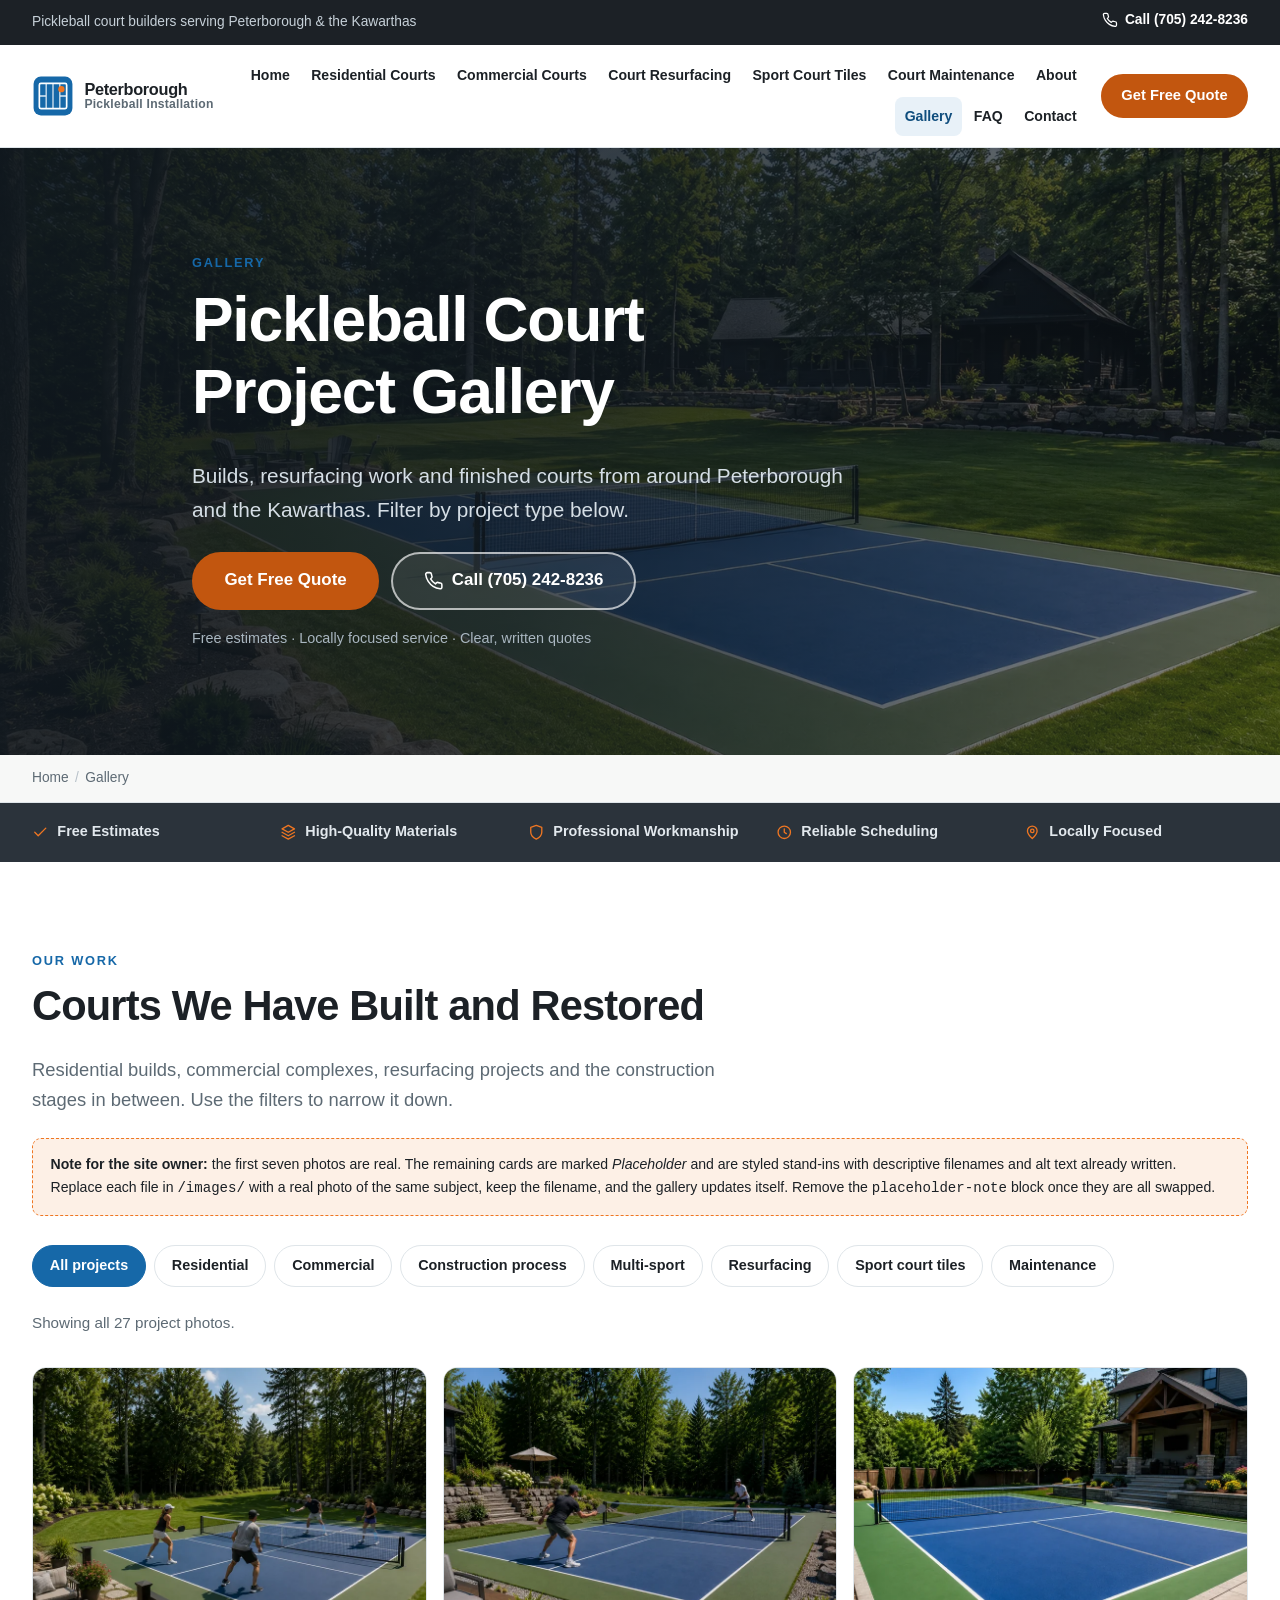
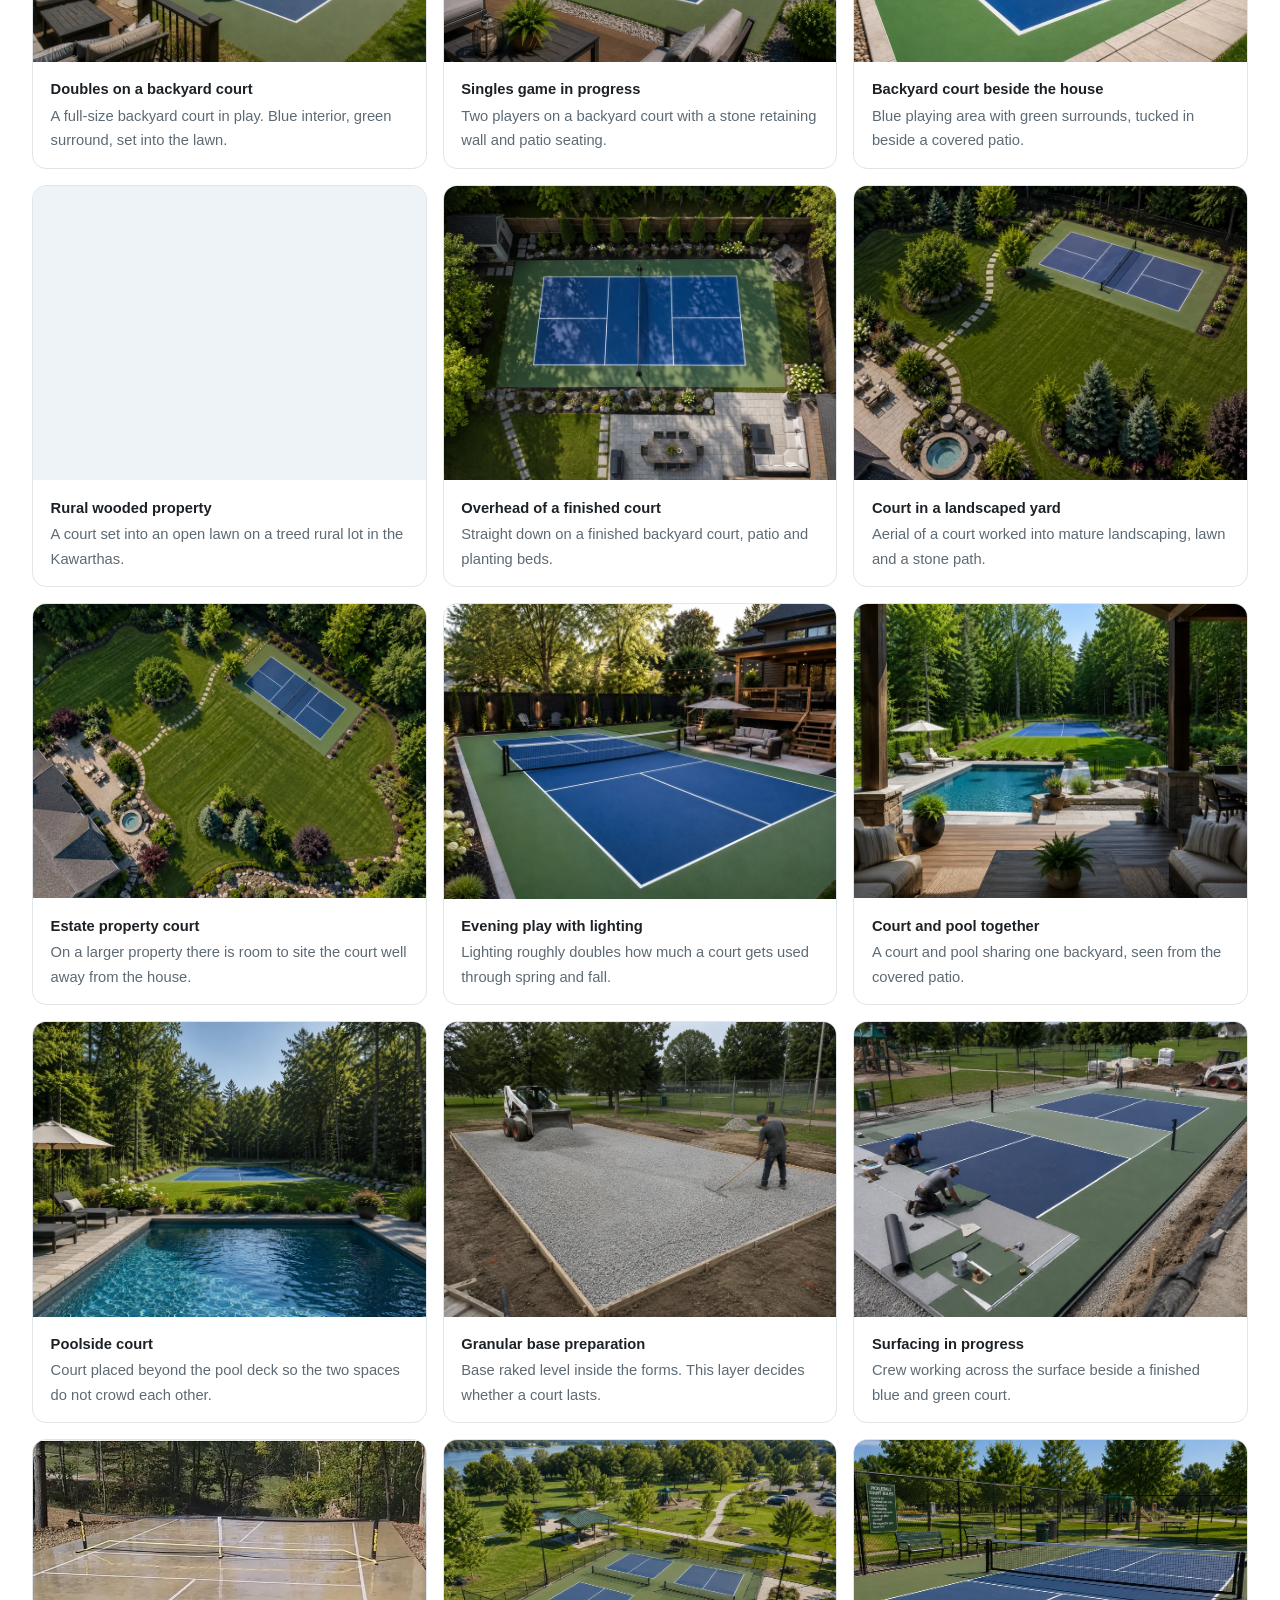
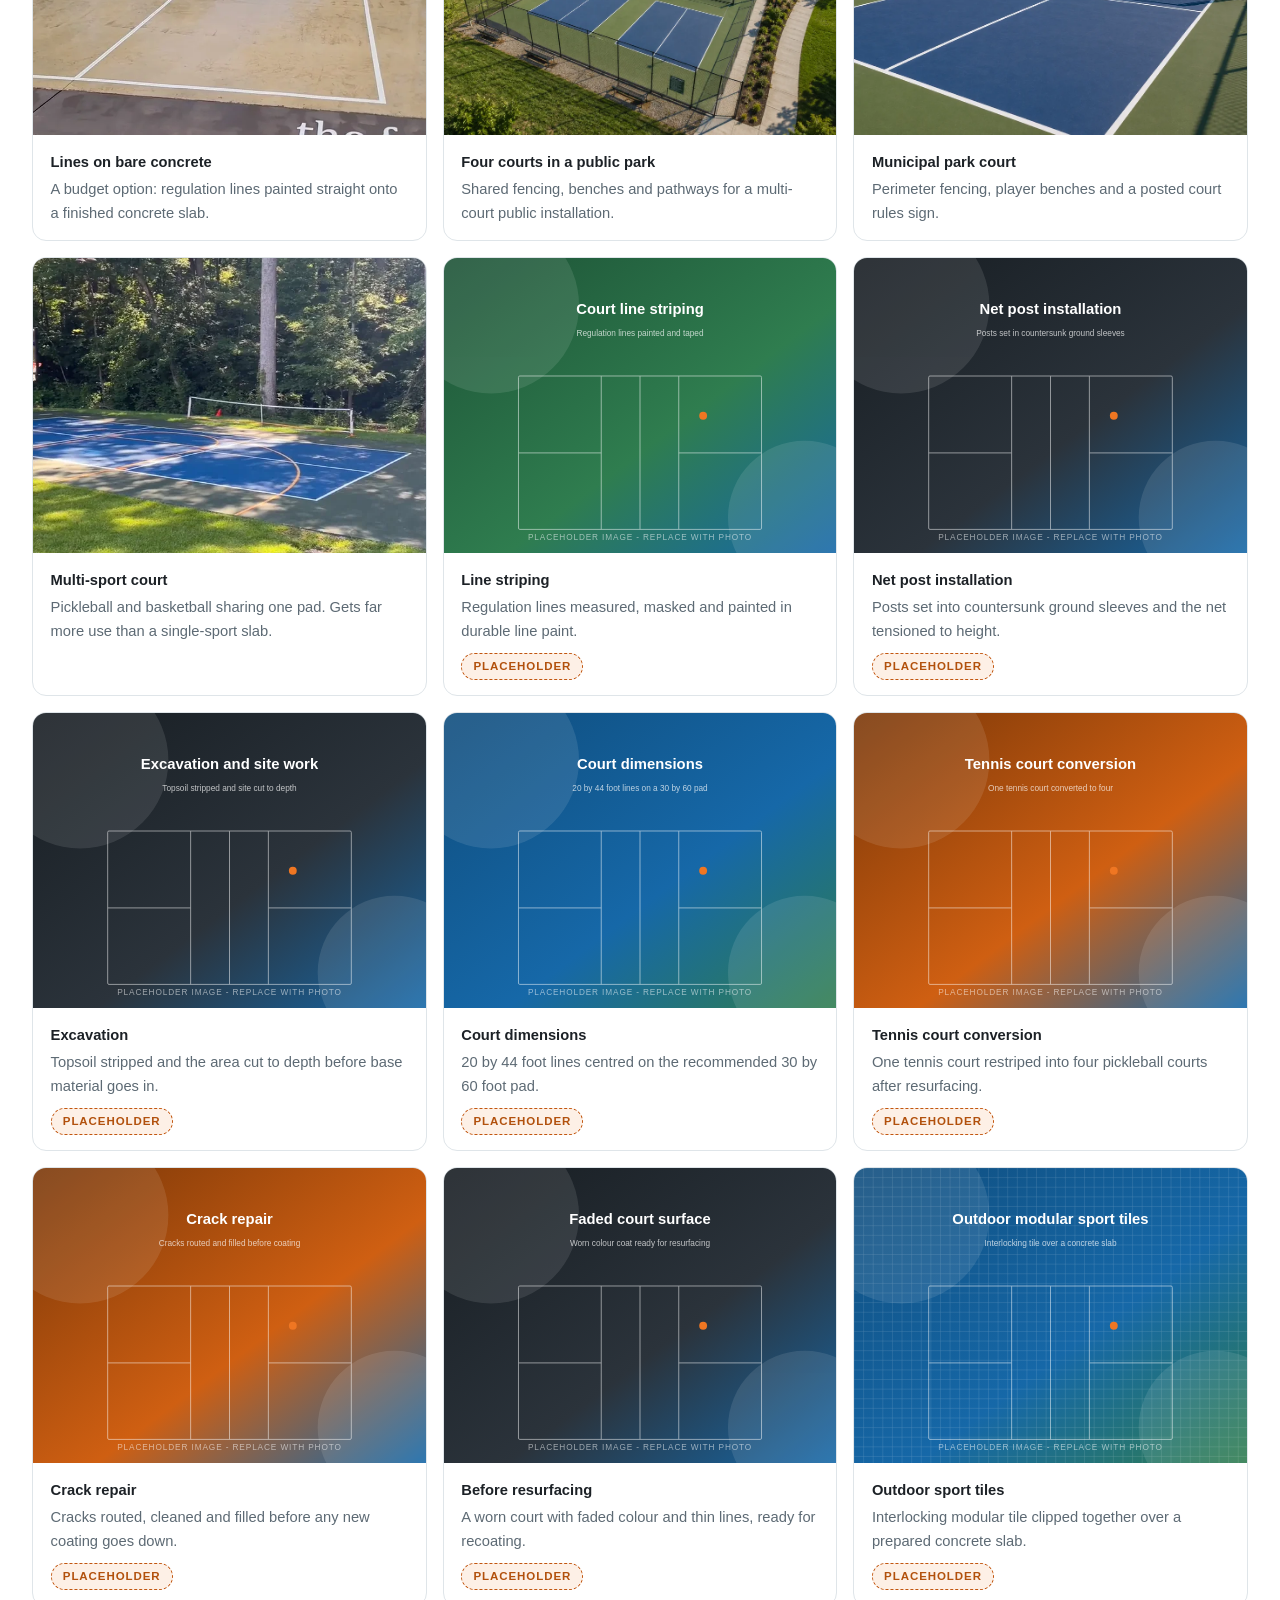
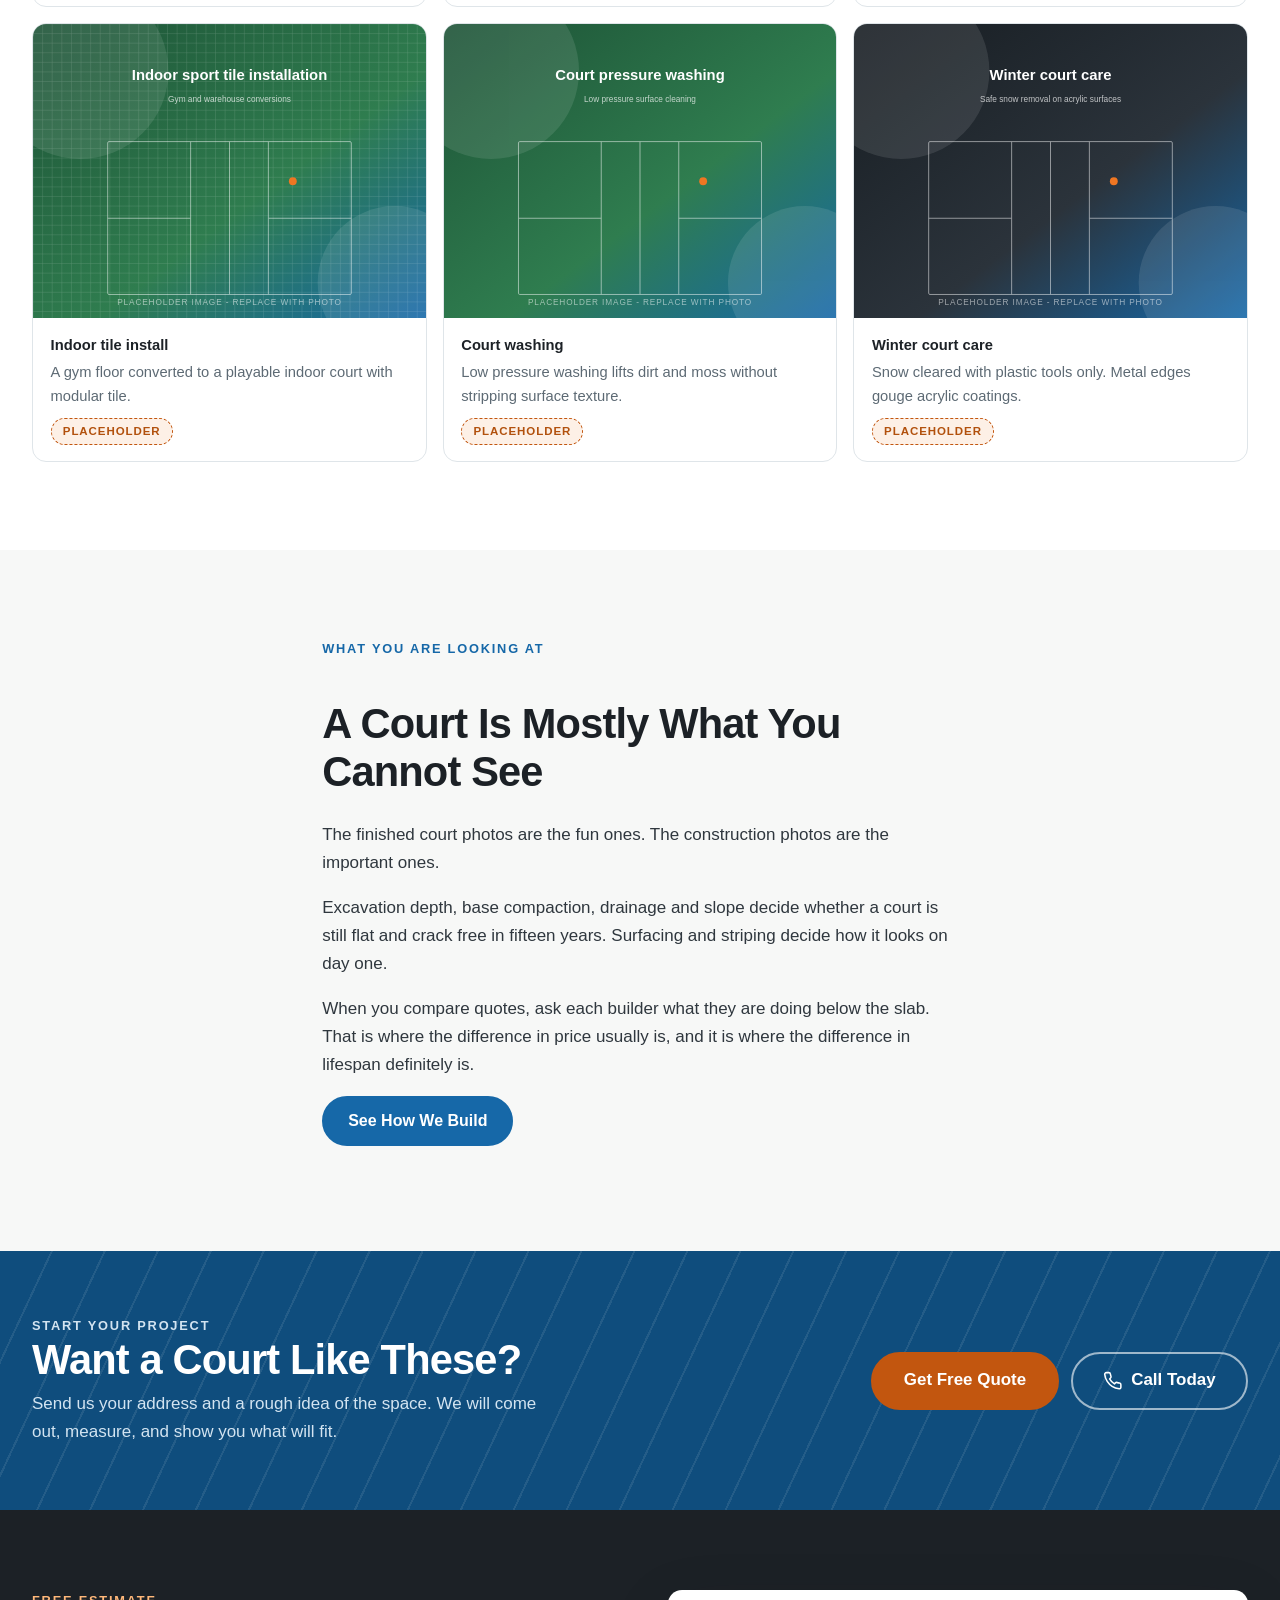
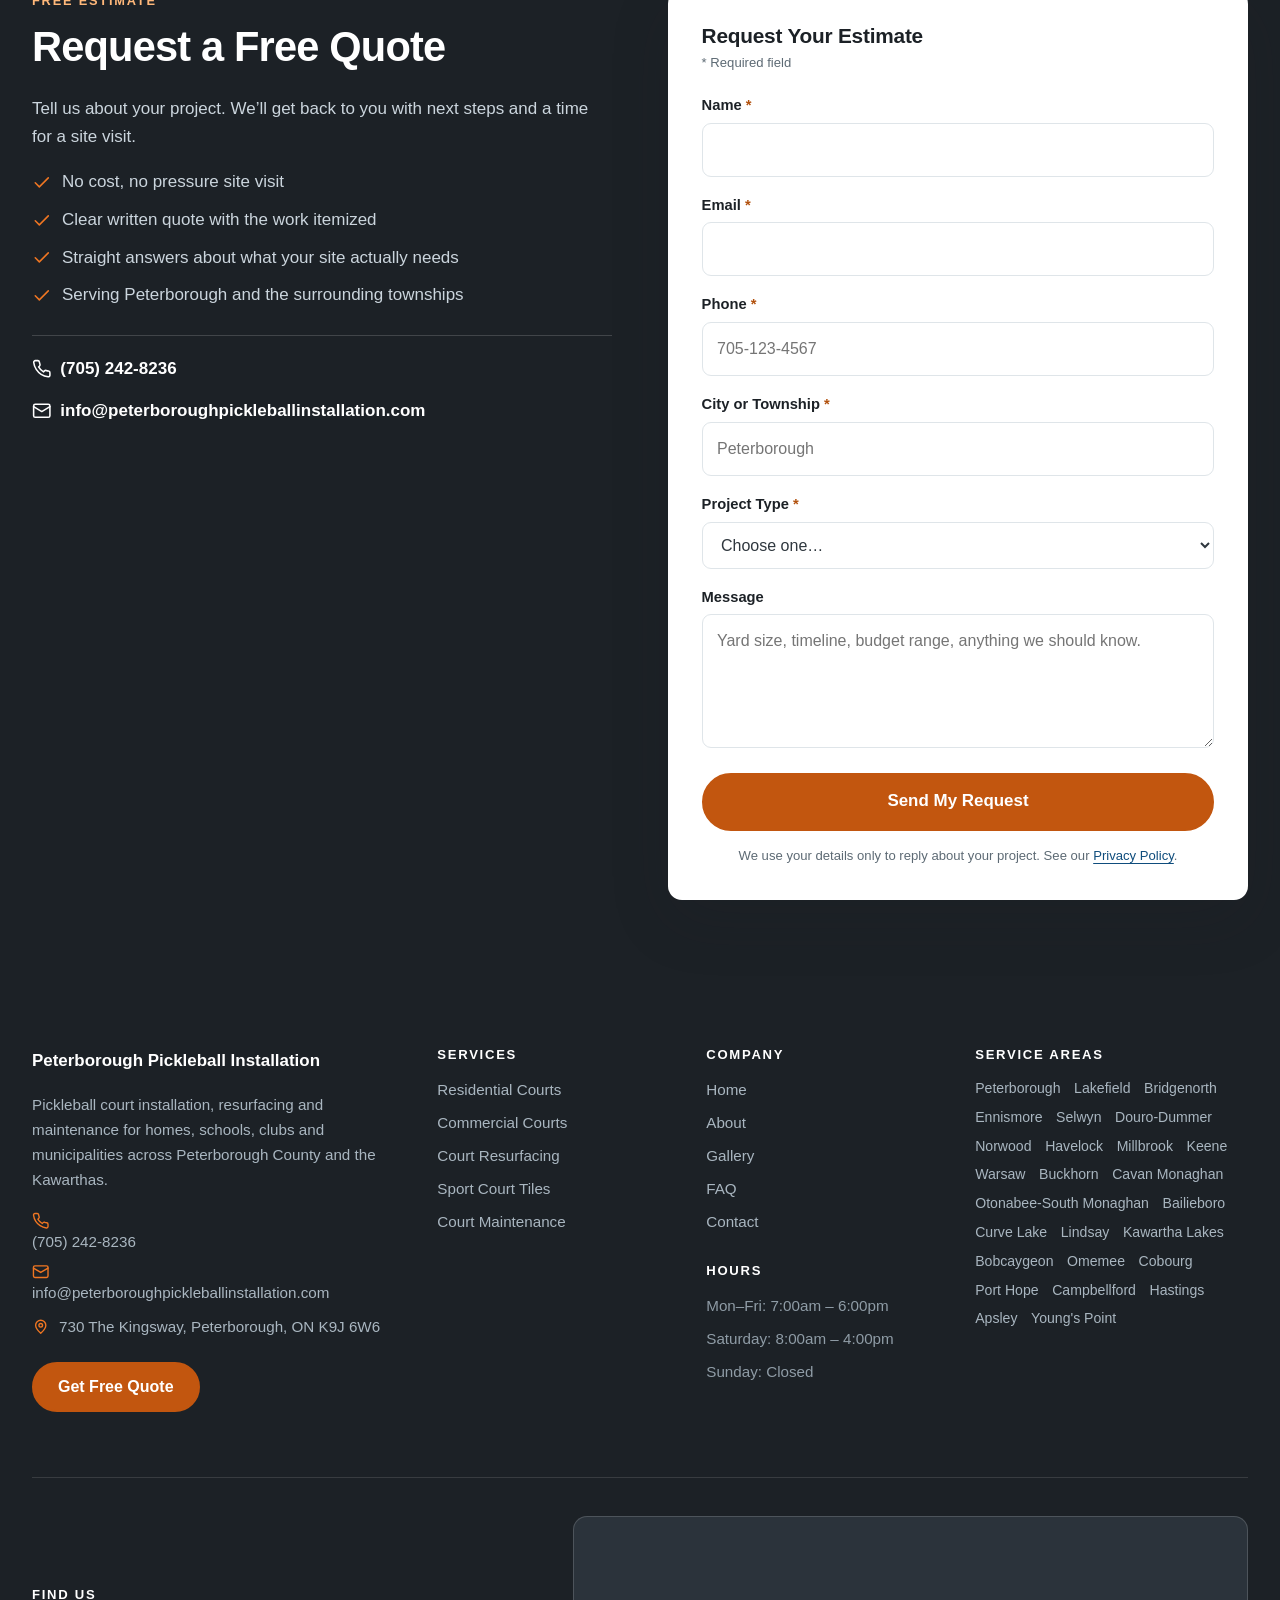
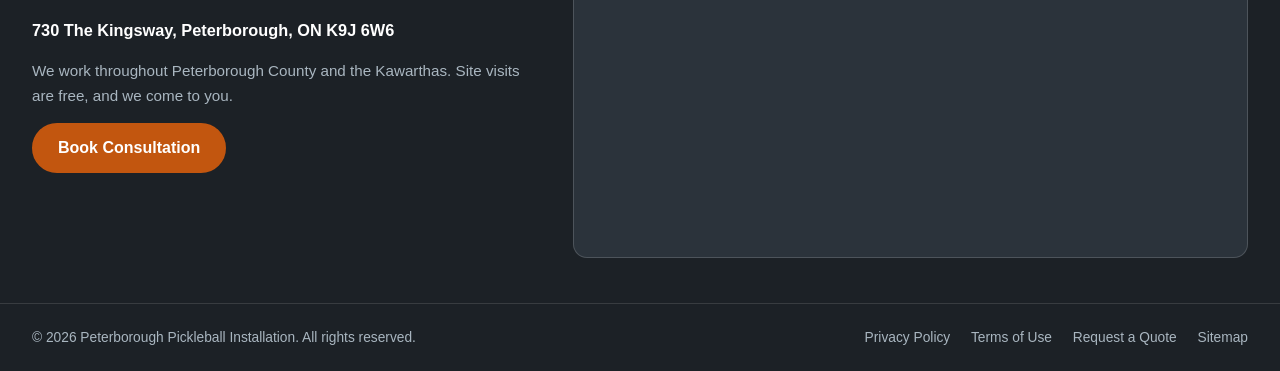
<file: gallery.html>
<!DOCTYPE html>
<html lang="en-CA">
<head>
<meta charset="utf-8">
<meta name="viewport" content="width=device-width, initial-scale=1">
<title>Pickleball Court Gallery | Peterborough Court Projects</title>
<meta name="description" content="Photos of pickleball court installations, resurfacing projects, sport court tile work and finished courts around Peterborough, Ontario.">
<link rel="canonical" href="https://peterboroughpickleballinstallation.com/gallery.html">
<meta name="robots" content="index, follow, max-image-preview:large">
<meta name="theme-color" content="#1c2126">
<meta name="geo.region" content="CA-ON">
<meta name="geo.placename" content="Peterborough, Ontario">

<meta property="og:type" content="website">
<meta property="og:site_name" content="Peterborough Pickleball Installation">
<meta property="og:locale" content="en_CA">
<meta property="og:title" content="Pickleball Court Gallery | Peterborough Court Projects">
<meta property="og:description" content="Photos of pickleball court installations, resurfacing projects, sport court tile work and finished courts around Peterborough, Ontario.">
<meta property="og:url" content="https://peterboroughpickleballinstallation.com/gallery.html">
<meta property="og:image" content="https://peterboroughpickleballinstallation.com/images/rural-backyard-pickleball-court-wooded-property-1536.jpg">
<meta name="twitter:card" content="summary_large_image">
<meta name="twitter:title" content="Pickleball Court Gallery | Peterborough Court Projects">
<meta name="twitter:description" content="Photos of pickleball court installations, resurfacing projects, sport court tile work and finished courts around Peterborough, Ontario.">
<meta name="twitter:image" content="https://peterboroughpickleballinstallation.com/images/rural-backyard-pickleball-court-wooded-property-1536.jpg">

<link rel="icon" href="favicon.svg" type="image/svg+xml">
<link rel="apple-touch-icon" href="images/icon-apple-touch-pickleball-court.svg">
<link rel="manifest" href="site.webmanifest">
<link rel="preload" href="css/styles.css" as="style">
<link rel="stylesheet" href="css/styles.css">
<script type="application/ld+json">{"@context": "https://schema.org", "@type": "BreadcrumbList", "itemListElement": [{"@type": "ListItem", "position": 1, "name": "Home", "item": "https://peterboroughpickleballinstallation.com/"}, {"@type": "ListItem", "position": 2, "name": "Gallery", "item": "https://peterboroughpickleballinstallation.com/gallery.html"}]}</script><script type="application/ld+json">{"@context":"https://schema.org","@type":"CollectionPage","name":"Pickleball Court Gallery","url":"https://peterboroughpickleballinstallation.com/gallery.html"}</script>
</head>
<body>
<a class="skip-link" href="#main">Skip to main content</a>

<div class="topbar">
  <div class="wrap topbar__in">
    <p class="topbar__msg">Pickleball court builders serving Peterborough &amp; the Kawarthas</p>
    <p class="topbar__act"><a href="tel:+17052428236"><svg class="ic" viewBox="0 0 24 24" fill="none" stroke="currentColor" stroke-width="1.9" stroke-linecap="round" stroke-linejoin="round" aria-hidden="true" focusable="false"><path d="M22 16.9v3a2 2 0 0 1-2.2 2 19.8 19.8 0 0 1-8.6-3.1 19.5 19.5 0 0 1-6-6A19.8 19.8 0 0 1 2.1 4.2 2 2 0 0 1 4.1 2h3a2 2 0 0 1 2 1.7c.1 1 .3 1.9.7 2.8a2 2 0 0 1-.5 2.1L8.1 9.8a16 16 0 0 0 6 6l1.2-1.2a2 2 0 0 1 2.1-.5c.9.4 1.8.6 2.8.7a2 2 0 0 1 1.8 2.1z"/></svg><span>Call (705) 242-8236</span></a></p>
  </div>
</div>

<header class="site-head" id="siteHead">
  <div class="wrap site-head__in">
    <a class="brand" href="index.html" aria-label="Peterborough Pickleball Installation home">
      <span class="brand__mark" aria-hidden="true">
        <svg viewBox="0 0 40 40" fill="none" aria-hidden="true">
          <rect x="1.5" y="1.5" width="37" height="37" rx="7" fill="#1668a8"/>
          <rect x="7" y="8" width="26" height="24" rx="1.5" stroke="#ffffff" stroke-width="1.6"/>
          <path d="M20 8v24M13.5 8v24M26.5 8v24M7 20h6.5M26.5 20H33" stroke="#ffffff" stroke-width="1.2" opacity=".85"/>
          <circle cx="28" cy="13.5" r="3" fill="#ef7622"/>
        </svg>
      </span>
      <span class="brand__txt"><strong>Peterborough</strong><span>Pickleball Installation</span></span>
    </a>

    <button class="navtoggle" id="navToggle" aria-expanded="false" aria-controls="primaryNav">
      <span class="navtoggle__bars" aria-hidden="true"><i></i><i></i><i></i></span>
      <span class="navtoggle__label">Menu</span>
    </button>

    <nav class="nav" id="primaryNav" aria-label="Primary">
      <ul class="nav__list"><li><a href="index.html">Home</a></li><li><a href="residential-pickleball-court-installation.html">Residential Courts</a></li><li><a href="commercial-pickleball-court-installation.html">Commercial Courts</a></li><li><a href="pickleball-court-resurfacing.html">Court Resurfacing</a></li><li><a href="sport-court-tile-installation.html">Sport Court Tiles</a></li><li><a href="pickleball-court-maintenance.html">Court Maintenance</a></li><li><a href="about.html">About</a></li><li><a href="gallery.html" aria-current="page" class="is-active">Gallery</a></li><li><a href="faq.html">FAQ</a></li><li><a href="contact.html">Contact</a></li></ul>
      <div class="nav__cta">
        <a class="btn btn--ghost" href="tel:+17052428236"><svg class="ic" viewBox="0 0 24 24" fill="none" stroke="currentColor" stroke-width="1.9" stroke-linecap="round" stroke-linejoin="round" aria-hidden="true" focusable="false"><path d="M22 16.9v3a2 2 0 0 1-2.2 2 19.8 19.8 0 0 1-8.6-3.1 19.5 19.5 0 0 1-6-6A19.8 19.8 0 0 1 2.1 4.2 2 2 0 0 1 4.1 2h3a2 2 0 0 1 2 1.7c.1 1 .3 1.9.7 2.8a2 2 0 0 1-.5 2.1L8.1 9.8a16 16 0 0 0 6 6l1.2-1.2a2 2 0 0 1 2.1-.5c.9.4 1.8.6 2.8.7a2 2 0 0 1 1.8 2.1z"/></svg> Call Today</a>
        <a class="btn btn--orange" href="contact.html#quote">Get Free Quote</a>
      </div>
    </nav>
  </div>
</header>
<main id="main">

<section class="hero hero--blue">
  <div class="hero__media">
    <picture><source type="image/webp" sizes="100vw" srcset="images/rural-backyard-pickleball-court-wooded-property-900.webp 900w, images/rural-backyard-pickleball-court-wooded-property-1536.webp 1536w"><img src="images/rural-backyard-pickleball-court-wooded-property-900.jpg" sizes="100vw" srcset="images/rural-backyard-pickleball-court-wooded-property-900.jpg 900w, images/rural-backyard-pickleball-court-wooded-property-1536.jpg 1536w" alt="Finished pickleball court on a wooded rural lot in the Kawarthas" width="1536" height="1024" fetchpriority="high" decoding="async"></picture>
  </div>
  <div class="wrap hero__in">
    <p class="eyebrow">Gallery</p>
    <h1>Pickleball Court Project Gallery</h1>
    <p class="hero__sub">Builds, resurfacing work and finished courts from around Peterborough and the Kawarthas. Filter by project type below.</p>
    
    <p class="hero__btns">
      <a class="btn btn--orange btn--lg" href="contact.html#quote">Get Free Quote</a>
      <a class="btn btn--outline btn--lg" href="tel:+17052428236"><svg class="ic" viewBox="0 0 24 24" fill="none" stroke="currentColor" stroke-width="1.9" stroke-linecap="round" stroke-linejoin="round" aria-hidden="true" focusable="false"><path d="M22 16.9v3a2 2 0 0 1-2.2 2 19.8 19.8 0 0 1-8.6-3.1 19.5 19.5 0 0 1-6-6A19.8 19.8 0 0 1 2.1 4.2 2 2 0 0 1 4.1 2h3a2 2 0 0 1 2 1.7c.1 1 .3 1.9.7 2.8a2 2 0 0 1-.5 2.1L8.1 9.8a16 16 0 0 0 6 6l1.2-1.2a2 2 0 0 1 2.1-.5c.9.4 1.8.6 2.8.7a2 2 0 0 1 1.8 2.1z"/></svg> Call (705) 242-8236</a>
    </p>
    <p class="hero__note">Free estimates &middot; Locally focused service &middot; Clear, written quotes</p>
  </div>
</section>
<nav class="crumbs" aria-label="Breadcrumb"><div class="wrap"><ol><li><a href="index.html">Home</a></li><li aria-current="page">Gallery</li></ol></div></nav><section class="trustbar" aria-label="What we stand for"><div class="wrap"><ul><li><svg class="ic" viewBox="0 0 24 24" fill="none" stroke="currentColor" stroke-width="1.9" stroke-linecap="round" stroke-linejoin="round" aria-hidden="true" focusable="false"><path d="M20 6 9 17l-5-5"/></svg><span>Free Estimates</span></li><li><svg class="ic" viewBox="0 0 24 24" fill="none" stroke="currentColor" stroke-width="1.9" stroke-linecap="round" stroke-linejoin="round" aria-hidden="true" focusable="false"><path d="m12 2 9 5-9 5-9-5z"/><path d="m3 12 9 5 9-5"/><path d="m3 17 9 5 9-5"/></svg><span>High-Quality Materials</span></li><li><svg class="ic" viewBox="0 0 24 24" fill="none" stroke="currentColor" stroke-width="1.9" stroke-linecap="round" stroke-linejoin="round" aria-hidden="true" focusable="false"><path d="M12 22s8-4 8-10V5l-8-3-8 3v7c0 6 8 10 8 10z"/></svg><span>Professional Workmanship</span></li><li><svg class="ic" viewBox="0 0 24 24" fill="none" stroke="currentColor" stroke-width="1.9" stroke-linecap="round" stroke-linejoin="round" aria-hidden="true" focusable="false"><circle cx="12" cy="12" r="9"/><path d="M12 7v5l3 2"/></svg><span>Reliable Scheduling</span></li><li><svg class="ic" viewBox="0 0 24 24" fill="none" stroke="currentColor" stroke-width="1.9" stroke-linecap="round" stroke-linejoin="round" aria-hidden="true" focusable="false"><path d="M12 21s7-6.3 7-11a7 7 0 1 0-14 0c0 4.7 7 11 7 11z"/><circle cx="12" cy="10" r="2.5"/></svg><span>Locally Focused</span></li></ul></div></section>
<section class="sec" aria-labelledby="g1">
  <div class="wrap">
    <p class="eyebrow">Our Work</p>
    <h2 id="g1">Courts We Have Built and Restored</h2>
    <p class="lede">Residential builds, commercial complexes, resurfacing projects and the
       construction stages in between. Use the filters to narrow it down.</p>

    <div class="placeholder-note"><strong>Note for the site owner:</strong> the first seven photos
      are real. The remaining cards are marked <em>Placeholder</em> and are styled stand-ins with
      descriptive filenames and alt text already written. Replace each file in
      <code>/images/</code> with a real photo of the same subject, keep the filename, and the
      gallery updates itself. Remove the <code>placeholder-note</code> block once they are all
      swapped.</div>

    <ul class="gfilter" role="group" aria-label="Filter gallery by project type"><li><button type="button" data-filter="all" aria-pressed="true">All projects</button></li><li><button type="button" data-filter="residential" aria-pressed="false">Residential</button></li><li><button type="button" data-filter="commercial" aria-pressed="false">Commercial</button></li><li><button type="button" data-filter="process" aria-pressed="false">Construction process</button></li><li><button type="button" data-filter="multisport" aria-pressed="false">Multi-sport</button></li><li><button type="button" data-filter="resurfacing" aria-pressed="false">Resurfacing</button></li><li><button type="button" data-filter="tiles" aria-pressed="false">Sport court tiles</button></li><li><button type="button" data-filter="maintenance" aria-pressed="false">Maintenance</button></li></ul>
    <p id="galleryCount" role="status" class="lede" style="margin-top:1rem;font-size:.95rem">Showing all 27 project photos.</p>

    <ul class="gallery"><li class="gitem" data-cat="residential"><picture><source type="image/webp" sizes="(min-width:1000px) 33vw, (min-width:600px) 50vw, 100vw" srcset="images/backyard-pickleball-court-doubles-game-peterborough-900.webp 900w, images/backyard-pickleball-court-doubles-game-peterborough-1536.webp 1536w"><img src="images/backyard-pickleball-court-doubles-game-peterborough-900.jpg" sizes="(min-width:1000px) 33vw, (min-width:600px) 50vw, 100vw" srcset="images/backyard-pickleball-court-doubles-game-peterborough-900.jpg 900w, images/backyard-pickleball-court-doubles-game-peterborough-1536.jpg 1536w" alt="Four people playing doubles pickleball on a blue and green backyard court in Peterborough" width="900" height="675" loading="lazy" decoding="async"></picture><div class="gcap"><strong>Doubles on a backyard court</strong><p>A full-size backyard court in play. Blue interior, green surround, set into the lawn.</p></div></li><li class="gitem" data-cat="residential"><picture><source type="image/webp" sizes="(min-width:1000px) 33vw, (min-width:600px) 50vw, 100vw" srcset="images/backyard-pickleball-court-singles-play-900.webp 900w, images/backyard-pickleball-court-singles-play-1536.webp 1536w"><img src="images/backyard-pickleball-court-singles-play-900.jpg" sizes="(min-width:1000px) 33vw, (min-width:600px) 50vw, 100vw" srcset="images/backyard-pickleball-court-singles-play-900.jpg 900w, images/backyard-pickleball-court-singles-play-1536.jpg 1536w" alt="Two people playing singles pickleball on a backyard court with a stone retaining wall" width="900" height="675" loading="lazy" decoding="async"></picture><div class="gcap"><strong>Singles game in progress</strong><p>Two players on a backyard court with a stone retaining wall and patio seating.</p></div></li><li class="gitem" data-cat="residential"><picture><source type="image/webp" sizes="(min-width:1000px) 33vw, (min-width:600px) 50vw, 100vw" srcset="images/residential-backyard-pickleball-court-blue-green-900.webp 900w, images/residential-backyard-pickleball-court-blue-green-1536.webp 1536w"><img src="images/residential-backyard-pickleball-court-blue-green-900.jpg" sizes="(min-width:1000px) 33vw, (min-width:600px) 50vw, 100vw" srcset="images/residential-backyard-pickleball-court-blue-green-900.jpg 900w, images/residential-backyard-pickleball-court-blue-green-1536.jpg 1536w" alt="Residential backyard pickleball court with blue playing area and green surround next to a house" width="900" height="675" loading="lazy" decoding="async"></picture><div class="gcap"><strong>Backyard court beside the house</strong><p>Blue playing area with green surrounds, tucked in beside a covered patio.</p></div></li><li class="gitem" data-cat="residential"><picture><source type="image/webp" sizes="(min-width:1000px) 33vw, (min-width:600px) 50vw, 100vw" srcset="images/rural-backyard-pickleball-court-wooded-property-900.webp 900w, images/rural-backyard-pickleball-court-wooded-property-1536.webp 1536w"><img src="images/rural-backyard-pickleball-court-wooded-property-900.jpg" sizes="(min-width:1000px) 33vw, (min-width:600px) 50vw, 100vw" srcset="images/rural-backyard-pickleball-court-wooded-property-900.jpg 900w, images/rural-backyard-pickleball-court-wooded-property-1536.jpg 1536w" alt="Pickleball court on a large wooded rural property surrounded by lawn and trees" width="900" height="675" loading="lazy" decoding="async"></picture><div class="gcap"><strong>Rural wooded property</strong><p>A court set into an open lawn on a treed rural lot in the Kawarthas.</p></div></li><li class="gitem" data-cat="residential"><picture><source type="image/webp" sizes="(min-width:1000px) 33vw, (min-width:600px) 50vw, 100vw" srcset="images/backyard-pickleball-court-aerial-overhead-900.webp 900w, images/backyard-pickleball-court-aerial-overhead-1536.webp 1536w"><img src="images/backyard-pickleball-court-aerial-overhead-900.jpg" sizes="(min-width:1000px) 33vw, (min-width:600px) 50vw, 100vw" srcset="images/backyard-pickleball-court-aerial-overhead-900.jpg 900w, images/backyard-pickleball-court-aerial-overhead-1536.jpg 1536w" alt="Overhead aerial view of a finished backyard pickleball court, patio and landscaping" width="900" height="675" loading="lazy" decoding="async"></picture><div class="gcap"><strong>Overhead of a finished court</strong><p>Straight down on a finished backyard court, patio and planting beds.</p></div></li><li class="gitem" data-cat="residential"><picture><source type="image/webp" sizes="(min-width:1000px) 33vw, (min-width:600px) 50vw, 100vw" srcset="images/landscaped-backyard-pickleball-court-aerial-900.webp 900w, images/landscaped-backyard-pickleball-court-aerial-1536.webp 1536w"><img src="images/landscaped-backyard-pickleball-court-aerial-900.jpg" sizes="(min-width:1000px) 33vw, (min-width:600px) 50vw, 100vw" srcset="images/landscaped-backyard-pickleball-court-aerial-900.jpg 900w, images/landscaped-backyard-pickleball-court-aerial-1536.jpg 1536w" alt="Aerial view of a pickleball court set within a landscaped backyard with lawn and stone pathway" width="900" height="675" loading="lazy" decoding="async"></picture><div class="gcap"><strong>Court in a landscaped yard</strong><p>Aerial of a court worked into mature landscaping, lawn and a stone path.</p></div></li><li class="gitem" data-cat="residential"><picture><source type="image/webp" sizes="(min-width:1000px) 33vw, (min-width:600px) 50vw, 100vw" srcset="images/estate-property-pickleball-court-aerial-900.webp 900w, images/estate-property-pickleball-court-aerial-1536.webp 1536w"><img src="images/estate-property-pickleball-court-aerial-900.jpg" sizes="(min-width:1000px) 33vw, (min-width:600px) 50vw, 100vw" srcset="images/estate-property-pickleball-court-aerial-900.jpg 900w, images/estate-property-pickleball-court-aerial-1536.jpg 1536w" alt="Aerial view of a pickleball court on a large landscaped estate property" width="900" height="675" loading="lazy" decoding="async"></picture><div class="gcap"><strong>Estate property court</strong><p>On a larger property there is room to site the court well away from the house.</p></div></li><li class="gitem" data-cat="residential"><picture><source type="image/webp" sizes="(min-width:1000px) 33vw, (min-width:600px) 50vw, 100vw" srcset="images/backyard-pickleball-court-evening-lighting-900.webp 900w, images/backyard-pickleball-court-evening-lighting-1536.webp 1536w"><img src="images/backyard-pickleball-court-evening-lighting-900.jpg" sizes="(min-width:1000px) 33vw, (min-width:600px) 50vw, 100vw" srcset="images/backyard-pickleball-court-evening-lighting-900.jpg 900w, images/backyard-pickleball-court-evening-lighting-1536.jpg 1536w" alt="Backyard pickleball court lit for evening play beside a deck with string lights" width="900" height="675" loading="lazy" decoding="async"></picture><div class="gcap"><strong>Evening play with lighting</strong><p>Lighting roughly doubles how much a court gets used through spring and fall.</p></div></li><li class="gitem" data-cat="residential"><picture><source type="image/webp" sizes="(min-width:1000px) 33vw, (min-width:600px) 50vw, 100vw" srcset="images/backyard-pickleball-court-and-pool-patio-view-900.webp 900w, images/backyard-pickleball-court-and-pool-patio-view-1536.webp 1536w"><img src="images/backyard-pickleball-court-and-pool-patio-view-900.jpg" sizes="(min-width:1000px) 33vw, (min-width:600px) 50vw, 100vw" srcset="images/backyard-pickleball-court-and-pool-patio-view-900.jpg 900w, images/backyard-pickleball-court-and-pool-patio-view-1536.jpg 1536w" alt="Backyard pickleball court and swimming pool viewed from a covered patio" width="900" height="675" loading="lazy" decoding="async"></picture><div class="gcap"><strong>Court and pool together</strong><p>A court and pool sharing one backyard, seen from the covered patio.</p></div></li><li class="gitem" data-cat="residential"><picture><source type="image/webp" sizes="(min-width:1000px) 33vw, (min-width:600px) 50vw, 100vw" srcset="images/backyard-pickleball-court-beside-swimming-pool-900.webp 900w, images/backyard-pickleball-court-beside-swimming-pool-1536.webp 1536w"><img src="images/backyard-pickleball-court-beside-swimming-pool-900.jpg" sizes="(min-width:1000px) 33vw, (min-width:600px) 50vw, 100vw" srcset="images/backyard-pickleball-court-beside-swimming-pool-900.jpg 900w, images/backyard-pickleball-court-beside-swimming-pool-1536.jpg 1536w" alt="Pickleball court built beyond a swimming pool deck on a residential property" width="900" height="675" loading="lazy" decoding="async"></picture><div class="gcap"><strong>Poolside court</strong><p>Court placed beyond the pool deck so the two spaces do not crowd each other.</p></div></li><li class="gitem" data-cat="process"><picture><source type="image/webp" sizes="(min-width:1000px) 33vw, (min-width:600px) 50vw, 100vw" srcset="images/pickleball-court-granular-base-preparation-900.webp 900w, images/pickleball-court-granular-base-preparation-1536.webp 1536w"><img src="images/pickleball-court-granular-base-preparation-900.jpg" sizes="(min-width:1000px) 33vw, (min-width:600px) 50vw, 100vw" srcset="images/pickleball-court-granular-base-preparation-900.jpg 900w, images/pickleball-court-granular-base-preparation-1536.jpg 1536w" alt="Worker raking a compacted granular base level inside timber forms before a pickleball court pour" width="900" height="675" loading="lazy" decoding="async"></picture><div class="gcap"><strong>Granular base preparation</strong><p>Base raked level inside the forms. This layer decides whether a court lasts.</p></div></li><li class="gitem" data-cat="process"><picture><source type="image/webp" sizes="(min-width:1000px) 33vw, (min-width:600px) 50vw, 100vw" srcset="images/pickleball-court-surfacing-crew-at-work-900.webp 900w, images/pickleball-court-surfacing-crew-at-work-1536.webp 1536w"><img src="images/pickleball-court-surfacing-crew-at-work-900.jpg" sizes="(min-width:1000px) 33vw, (min-width:600px) 50vw, 100vw" srcset="images/pickleball-court-surfacing-crew-at-work-900.jpg 900w, images/pickleball-court-surfacing-crew-at-work-1536.jpg 1536w" alt="Crew applying surfacing material to a pickleball court next to a completed blue and green court" width="900" height="675" loading="lazy" decoding="async"></picture><div class="gcap"><strong>Surfacing in progress</strong><p>Crew working across the surface beside a finished blue and green court.</p></div></li><li class="gitem" data-cat="process"><picture><source type="image/webp" sizes="(min-width:1000px) 33vw, (min-width:600px) 50vw, 100vw" srcset="images/concrete-pickleball-court-painted-lines-900.webp 900w, images/concrete-pickleball-court-painted-lines-1536.webp 1536w"><img src="images/concrete-pickleball-court-painted-lines-900.jpg" sizes="(min-width:1000px) 33vw, (min-width:600px) 50vw, 100vw" srcset="images/concrete-pickleball-court-painted-lines-900.jpg 900w, images/concrete-pickleball-court-painted-lines-1536.jpg 1536w" alt="Regulation pickleball lines painted on a bare concrete slab with a portable net" width="900" height="675" loading="lazy" decoding="async"></picture><div class="gcap"><strong>Lines on bare concrete</strong><p>A budget option: regulation lines painted straight onto a finished concrete slab.</p></div></li><li class="gitem" data-cat="commercial"><picture><source type="image/webp" sizes="(min-width:1000px) 33vw, (min-width:600px) 50vw, 100vw" srcset="images/four-pickleball-courts-public-park-aerial-900.webp 900w, images/four-pickleball-courts-public-park-aerial-1536.webp 1536w"><img src="images/four-pickleball-courts-public-park-aerial-900.jpg" sizes="(min-width:1000px) 33vw, (min-width:600px) 50vw, 100vw" srcset="images/four-pickleball-courts-public-park-aerial-900.jpg 900w, images/four-pickleball-courts-public-park-aerial-1536.jpg 1536w" alt="Aerial view of four public pickleball courts with shared fencing, benches and pathways" width="900" height="675" loading="lazy" decoding="async"></picture><div class="gcap"><strong>Four courts in a public park</strong><p>Shared fencing, benches and pathways for a multi-court public installation.</p></div></li><li class="gitem" data-cat="commercial"><picture><source type="image/webp" sizes="(min-width:1000px) 33vw, (min-width:600px) 50vw, 100vw" srcset="images/municipal-park-pickleball-court-fencing-benches-900.webp 900w, images/municipal-park-pickleball-court-fencing-benches-1536.webp 1536w"><img src="images/municipal-park-pickleball-court-fencing-benches-900.jpg" sizes="(min-width:1000px) 33vw, (min-width:600px) 50vw, 100vw" srcset="images/municipal-park-pickleball-court-fencing-benches-900.jpg 900w, images/municipal-park-pickleball-court-fencing-benches-1536.jpg 1536w" alt="Municipal park pickleball court with black perimeter fencing, benches and a court rules sign" width="900" height="675" loading="lazy" decoding="async"></picture><div class="gcap"><strong>Municipal park court</strong><p>Perimeter fencing, player benches and a posted court rules sign.</p></div></li><li class="gitem" data-cat="multisport"><picture><source type="image/webp" sizes="(min-width:1000px) 33vw, (min-width:600px) 50vw, 100vw" srcset="images/multi-sport-court-pickleball-basketball-900.webp 900w, images/multi-sport-court-pickleball-basketball-1536.webp 1536w"><img src="images/multi-sport-court-pickleball-basketball-900.jpg" sizes="(min-width:1000px) 33vw, (min-width:600px) 50vw, 100vw" srcset="images/multi-sport-court-pickleball-basketball-900.jpg 900w, images/multi-sport-court-pickleball-basketball-1536.jpg 1536w" alt="Multi-sport backyard court with a pickleball net and basketball hoop on one painted pad" width="900" height="675" loading="lazy" decoding="async"></picture><div class="gcap"><strong>Multi-sport court</strong><p>Pickleball and basketball sharing one pad. Gets far more use than a single-sport slab.</p></div></li><li class="gitem" data-cat="process"><img src="images/pickleball-court-line-striping-painting.svg" alt="Regulation pickleball court lines being masked and painted on a fresh acrylic surface" width="900" height="675" loading="lazy" decoding="async"><div class="gcap"><strong>Line striping</strong><p>Regulation lines measured, masked and painted in durable line paint.</p><span class="gph">Placeholder</span></div></li><li class="gitem" data-cat="process"><img src="images/pickleball-court-net-post-installation.svg" alt="Pickleball net posts being set into ground sleeves on a finished court" width="900" height="675" loading="lazy" decoding="async"><div class="gcap"><strong>Net post installation</strong><p>Posts set into countersunk ground sleeves and the net tensioned to height.</p><span class="gph">Placeholder</span></div></li><li class="gitem" data-cat="process"><img src="images/pickleball-court-excavation-equipment-site.svg" alt="Excavator stripping topsoil and cutting a pickleball court site to depth" width="900" height="675" loading="lazy" decoding="async"><div class="gcap"><strong>Excavation</strong><p>Topsoil stripped and the area cut to depth before base material goes in.</p><span class="gph">Placeholder</span></div></li><li class="gitem" data-cat="process"><img src="images/pickleball-court-dimensions-diagram-30x60.svg" alt="Diagram of pickleball court dimensions showing a 20 by 44 foot court on a 30 by 60 foot pad" width="900" height="675" loading="lazy" decoding="async"><div class="gcap"><strong>Court dimensions</strong><p>20 by 44 foot lines centred on the recommended 30 by 60 foot pad.</p><span class="gph">Placeholder</span></div></li><li class="gitem" data-cat="resurfacing"><img src="images/tennis-court-conversion-to-pickleball-courts.svg" alt="Tennis court converted into four pickleball courts with new line striping" width="900" height="675" loading="lazy" decoding="async"><div class="gcap"><strong>Tennis court conversion</strong><p>One tennis court restriped into four pickleball courts after resurfacing.</p><span class="gph">Placeholder</span></div></li><li class="gitem" data-cat="resurfacing"><img src="images/pickleball-court-crack-repair-before-resurfacing.svg" alt="Pickleball court cracks routed and filled with repair compound before resurfacing" width="900" height="675" loading="lazy" decoding="async"><div class="gcap"><strong>Crack repair</strong><p>Cracks routed, cleaned and filled before any new coating goes down.</p><span class="gph">Placeholder</span></div></li><li class="gitem" data-cat="resurfacing"><img src="images/faded-pickleball-court-surface-before-recoating.svg" alt="Faded and worn pickleball court surface before resurfacing work begins" width="900" height="675" loading="lazy" decoding="async"><div class="gcap"><strong>Before resurfacing</strong><p>A worn court with faded colour and thin lines, ready for recoating.</p><span class="gph">Placeholder</span></div></li><li class="gitem" data-cat="tiles"><img src="images/sport-court-tiles-outdoor-modular-surface.svg" alt="Outdoor modular sport court tiles interlocking over a concrete base" width="900" height="675" loading="lazy" decoding="async"><div class="gcap"><strong>Outdoor sport tiles</strong><p>Interlocking modular tile clipped together over a prepared concrete slab.</p><span class="gph">Placeholder</span></div></li><li class="gitem" data-cat="tiles"><img src="images/sport-court-tiles-indoor-gym-installation.svg" alt="Indoor sport court tile installation converting a gym floor into a pickleball court" width="900" height="675" loading="lazy" decoding="async"><div class="gcap"><strong>Indoor tile install</strong><p>A gym floor converted to a playable indoor court with modular tile.</p><span class="gph">Placeholder</span></div></li><li class="gitem" data-cat="maintenance"><img src="images/pickleball-court-pressure-washing-cleaning.svg" alt="Pickleball court being cleaned with a low pressure wash" width="900" height="675" loading="lazy" decoding="async"><div class="gcap"><strong>Court washing</strong><p>Low pressure washing lifts dirt and moss without stripping surface texture.</p><span class="gph">Placeholder</span></div></li><li class="gitem" data-cat="maintenance"><img src="images/pickleball-court-snow-winter-care-ontario.svg" alt="Snow being cleared from an outdoor pickleball court with a plastic shovel" width="900" height="675" loading="lazy" decoding="async"><div class="gcap"><strong>Winter court care</strong><p>Snow cleared with plastic tools only. Metal edges gouge acrylic coatings.</p><span class="gph">Placeholder</span></div></li></ul>
  </div>
</section>

<section class="sec sec--tint" aria-labelledby="g2">
  <div class="wrap prose narrow">
    <p class="eyebrow">What You Are Looking At</p>
    <h2 id="g2">A Court Is Mostly What You Cannot See</h2>
    <p>The finished court photos are the fun ones. The construction photos are the important ones.</p>
    <p>Excavation depth, base compaction, drainage and slope decide whether a court is still flat
       and crack free in fifteen years. Surfacing and striping decide how it looks on day one.</p>
    <p>When you compare quotes, ask each builder what they are doing below the slab. That is where
       the difference in price usually is, and it is where the difference in lifespan definitely
       is.</p>
    <p><a class="btn btn--blue" href="residential-pickleball-court-installation.html">See How We Build</a></p>
  </div>
</section>

<section class="ctaband">
  <div class="wrap ctaband__in">
    <div>
      <p class="eyebrow eyebrow--light">Start Your Project</p>
      <h2>Want a Court Like These?</h2>
      <p>Send us your address and a rough idea of the space. We will come out, measure, and show you what will fit.</p>
    </div>
    <p class="ctaband__btns">
      <a class="btn btn--orange btn--lg" href="contact.html#quote">Get Free Quote</a>
      <a class="btn btn--outline-light btn--lg" href="tel:+17052428236"><svg class="ic" viewBox="0 0 24 24" fill="none" stroke="currentColor" stroke-width="1.9" stroke-linecap="round" stroke-linejoin="round" aria-hidden="true" focusable="false"><path d="M22 16.9v3a2 2 0 0 1-2.2 2 19.8 19.8 0 0 1-8.6-3.1 19.5 19.5 0 0 1-6-6A19.8 19.8 0 0 1 2.1 4.2 2 2 0 0 1 4.1 2h3a2 2 0 0 1 2 1.7c.1 1 .3 1.9.7 2.8a2 2 0 0 1-.5 2.1L8.1 9.8a16 16 0 0 0 6 6l1.2-1.2a2 2 0 0 1 2.1-.5c.9.4 1.8.6 2.8.7a2 2 0 0 1 1.8 2.1z"/></svg> Call Today</a>
    </p>
  </div>
</section>

<section class="formsec" id="quote">
  <div class="wrap formsec__in">
    <div class="formsec__copy">
      <p class="eyebrow">Free Estimate</p>
      <h2>Request a Free Quote</h2>
      <p>Tell us about your project. We&rsquo;ll get back to you with next steps and a time for a site visit.</p>
      <ul class="tick">
        <li><svg class="ic" viewBox="0 0 24 24" fill="none" stroke="currentColor" stroke-width="1.9" stroke-linecap="round" stroke-linejoin="round" aria-hidden="true" focusable="false"><path d="M20 6 9 17l-5-5"/></svg><span>No cost, no pressure site visit</span></li>
        <li><svg class="ic" viewBox="0 0 24 24" fill="none" stroke="currentColor" stroke-width="1.9" stroke-linecap="round" stroke-linejoin="round" aria-hidden="true" focusable="false"><path d="M20 6 9 17l-5-5"/></svg><span>Clear written quote with the work itemized</span></li>
        <li><svg class="ic" viewBox="0 0 24 24" fill="none" stroke="currentColor" stroke-width="1.9" stroke-linecap="round" stroke-linejoin="round" aria-hidden="true" focusable="false"><path d="M20 6 9 17l-5-5"/></svg><span>Straight answers about what your site actually needs</span></li>
        <li><svg class="ic" viewBox="0 0 24 24" fill="none" stroke="currentColor" stroke-width="1.9" stroke-linecap="round" stroke-linejoin="round" aria-hidden="true" focusable="false"><path d="M20 6 9 17l-5-5"/></svg><span>Serving Peterborough and the surrounding townships</span></li>
      </ul>
      <div class="formsec__contact">
        <p><a href="tel:+17052428236"><svg class="ic" viewBox="0 0 24 24" fill="none" stroke="currentColor" stroke-width="1.9" stroke-linecap="round" stroke-linejoin="round" aria-hidden="true" focusable="false"><path d="M22 16.9v3a2 2 0 0 1-2.2 2 19.8 19.8 0 0 1-8.6-3.1 19.5 19.5 0 0 1-6-6A19.8 19.8 0 0 1 2.1 4.2 2 2 0 0 1 4.1 2h3a2 2 0 0 1 2 1.7c.1 1 .3 1.9.7 2.8a2 2 0 0 1-.5 2.1L8.1 9.8a16 16 0 0 0 6 6l1.2-1.2a2 2 0 0 1 2.1-.5c.9.4 1.8.6 2.8.7a2 2 0 0 1 1.8 2.1z"/></svg><span>(705) 242-8236</span></a></p>
        <p><a href="mailto:info@peterboroughpickleballinstallation.com"><svg class="ic" viewBox="0 0 24 24" fill="none" stroke="currentColor" stroke-width="1.9" stroke-linecap="round" stroke-linejoin="round" aria-hidden="true" focusable="false"><rect x="2" y="4" width="20" height="16" rx="2"/><path d="m2 7 10 6 10-6"/></svg><span>info@peterboroughpickleballinstallation.com</span></a></p>
      </div>
    </div>

    <form class="qform" id="qform-gallery" novalidate
          action="https://script.google.com/macros/s/AKfycbyM6G4LwvbWw0yMhTlWZaEWwhm0OVYde_JaOD9fSqZWCO3MRmIwvQz4mmemFH8_fPkKzA/exec" method="POST">
      <h3 class="qform__h">Request Your Estimate</h3>
      <p class="qform__req"><span aria-hidden="true">*</span> Required field</p>

      <div class="field">
        <label for="name-gallery">Name <span class="req" aria-hidden="true">*</span></label>
        <input type="text" id="name-gallery" name="name" autocomplete="name" required
               aria-describedby="name-gallery-err">
        <p class="err" id="name-gallery-err" role="alert" hidden>Please enter your name.</p>
      </div>

      <div class="field">
        <label for="email-gallery">Email <span class="req" aria-hidden="true">*</span></label>
        <input type="email" id="email-gallery" name="email" autocomplete="email" required
               aria-describedby="email-gallery-err">
        <p class="err" id="email-gallery-err" role="alert" hidden>Please enter a valid email address.</p>
      </div>

      <div class="field">
        <label for="phone-gallery">Phone <span class="req" aria-hidden="true">*</span></label>
        <input type="tel" id="phone-gallery" name="phone" autocomplete="tel" required
               aria-describedby="phone-gallery-err" placeholder="705-123-4567">
        <p class="err" id="phone-gallery-err" role="alert" hidden>Please enter a phone number we can reach you at.</p>
      </div>

      <div class="field">
        <label for="city-gallery">City or Township <span class="req" aria-hidden="true">*</span></label>
        <input type="text" id="city-gallery" name="city" autocomplete="address-level2" required
               list="cities-gallery" aria-describedby="city-gallery-err" placeholder="Peterborough">
        <datalist id="cities-gallery"><option value="Peterborough"></option><option value="Lakefield"></option><option value="Bridgenorth"></option><option value="Ennismore"></option><option value="Selwyn"></option><option value="Douro-Dummer"></option><option value="Norwood"></option><option value="Havelock"></option><option value="Millbrook"></option><option value="Keene"></option><option value="Warsaw"></option><option value="Buckhorn"></option><option value="Cavan Monaghan"></option><option value="Otonabee-South Monaghan"></option><option value="Bailieboro"></option><option value="Curve Lake"></option><option value="Lindsay"></option><option value="Kawartha Lakes"></option><option value="Bobcaygeon"></option><option value="Omemee"></option><option value="Cobourg"></option><option value="Port Hope"></option><option value="Campbellford"></option><option value="Hastings"></option><option value="Apsley"></option><option value="Young's Point"></option></datalist>
        <p class="err" id="city-gallery-err" role="alert" hidden>Please tell us where the project is located.</p>
      </div>

      <div class="field">
        <label for="ptype-gallery">Project Type <span class="req" aria-hidden="true">*</span></label>
        <select id="ptype-gallery" name="project_type" required aria-describedby="ptype-gallery-err">
          <option value="">Choose one&hellip;</option>
          <option value="Residential / backyard court">Residential / backyard court</option><option value="Commercial or multi-court project">Commercial or multi-court project</option><option value="School or municipal court">School or municipal court</option><option value="Court resurfacing">Court resurfacing</option><option value="Sport court tile installation">Sport court tile installation</option><option value="Court maintenance or repair">Court maintenance or repair</option><option value="Tennis court conversion">Tennis court conversion</option><option value="Not sure yet">Not sure yet</option>
        </select>
        <p class="err" id="ptype-gallery-err" role="alert" hidden>Please choose a project type.</p>
      </div>

      <div class="field">
        <label for="msg-gallery">Message</label>
        <textarea id="msg-gallery" name="message" rows="4"
                  placeholder="Yard size, timeline, budget range, anything we should know."></textarea>
      </div>

      <p class="hp" aria-hidden="true">
        <label for="company-gallery">Leave this field empty</label>
        <input type="text" id="company-gallery" name="_gotcha" tabindex="-1" autocomplete="off">
      </p>

      <button class="btn btn--orange btn--block btn--lg" type="submit">Send My Request</button>
      <p class="qform__fine">We use your details only to reply about your project. See our
        <a href="privacy-policy.html">Privacy Policy</a>.</p>
      <p class="qform__ok" role="status" hidden>Thanks &mdash; your request has been sent. We&rsquo;ll be in touch shortly.</p>
    </form>
  </div>
</section>

</main>
<footer class="site-foot">
  <div class="wrap site-foot__grid">
    <div class="site-foot__col site-foot__brand">
      <p class="fbrand"><strong>Peterborough Pickleball Installation</strong></p>
      <p>Pickleball court installation, resurfacing and maintenance for homes, schools,
         clubs and municipalities across Peterborough County and the Kawarthas.</p>
      <ul class="fcontact">
        <li><a href="tel:+17052428236"><svg class="ic" viewBox="0 0 24 24" fill="none" stroke="currentColor" stroke-width="1.9" stroke-linecap="round" stroke-linejoin="round" aria-hidden="true" focusable="false"><path d="M22 16.9v3a2 2 0 0 1-2.2 2 19.8 19.8 0 0 1-8.6-3.1 19.5 19.5 0 0 1-6-6A19.8 19.8 0 0 1 2.1 4.2 2 2 0 0 1 4.1 2h3a2 2 0 0 1 2 1.7c.1 1 .3 1.9.7 2.8a2 2 0 0 1-.5 2.1L8.1 9.8a16 16 0 0 0 6 6l1.2-1.2a2 2 0 0 1 2.1-.5c.9.4 1.8.6 2.8.7a2 2 0 0 1 1.8 2.1z"/></svg><span>(705) 242-8236</span></a></li>
        <li><a href="mailto:info@peterboroughpickleballinstallation.com"><svg class="ic" viewBox="0 0 24 24" fill="none" stroke="currentColor" stroke-width="1.9" stroke-linecap="round" stroke-linejoin="round" aria-hidden="true" focusable="false"><rect x="2" y="4" width="20" height="16" rx="2"/><path d="m2 7 10 6 10-6"/></svg><span>info@peterboroughpickleballinstallation.com</span></a></li>
        <li><svg class="ic" viewBox="0 0 24 24" fill="none" stroke="currentColor" stroke-width="1.9" stroke-linecap="round" stroke-linejoin="round" aria-hidden="true" focusable="false"><path d="M12 21s7-6.3 7-11a7 7 0 1 0-14 0c0 4.7 7 11 7 11z"/><circle cx="12" cy="10" r="2.5"/></svg><span>730 The Kingsway, Peterborough, ON K9J 6W6</span></li>
      </ul>
      <p><a class="btn btn--orange" href="contact.html#quote">Get Free Quote</a></p>
    </div>

    <div class="site-foot__col">
      <h2 class="fh">Services</h2>
      <ul class="flist"><li><a href="residential-pickleball-court-installation.html">Residential Courts</a></li><li><a href="commercial-pickleball-court-installation.html">Commercial Courts</a></li><li><a href="pickleball-court-resurfacing.html">Court Resurfacing</a></li><li><a href="sport-court-tile-installation.html">Sport Court Tiles</a></li><li><a href="pickleball-court-maintenance.html">Court Maintenance</a></li></ul>
    </div>

    <div class="site-foot__col">
      <h2 class="fh">Company</h2>
      <ul class="flist"><li><a href="index.html">Home</a></li><li><a href="about.html">About</a></li><li><a href="gallery.html">Gallery</a></li><li><a href="faq.html">FAQ</a></li><li><a href="contact.html">Contact</a></li></ul>
      <h2 class="fh fh--sp">Hours</h2>
      <ul class="flist flist--plain">
        <li>Mon&ndash;Fri: 7:00am &ndash; 6:00pm</li>
        <li>Saturday: 8:00am &ndash; 4:00pm</li>
        <li>Sunday: Closed</li>
      </ul>
    </div>

    <div class="site-foot__col">
      <h2 class="fh">Service Areas</h2>
      <ul class="fareas"><li>Peterborough</li><li>Lakefield</li><li>Bridgenorth</li><li>Ennismore</li><li>Selwyn</li><li>Douro-Dummer</li><li>Norwood</li><li>Havelock</li><li>Millbrook</li><li>Keene</li><li>Warsaw</li><li>Buckhorn</li><li>Cavan Monaghan</li><li>Otonabee-South Monaghan</li><li>Bailieboro</li><li>Curve Lake</li><li>Lindsay</li><li>Kawartha Lakes</li><li>Bobcaygeon</li><li>Omemee</li><li>Cobourg</li><li>Port Hope</li><li>Campbellford</li><li>Hastings</li><li>Apsley</li><li>Young's Point</li></ul>
    </div>
  </div>

  <div class="wrap">
    <section class="footmap" aria-labelledby="footmap-h">
      <div class="footmap__copy">
        <h2 class="fh" id="footmap-h">Find Us</h2>
        <p class="footmap__addr">730 The Kingsway, Peterborough, ON K9J 6W6</p>
        <p>We work throughout Peterborough County and the Kawarthas. Site visits are
           free, and we come to you.</p>
        <p><a class="btn btn--orange" href="contact.html#quote">Book Consultation</a></p>
      </div>
      <div class="footmap__frame">
        <iframe src="https://www.google.com/maps/embed?pb=!1m18!1m12!1m3!1d4351.687579949524!2d-78.34169432501132!3d44.27926231171662!2m3!1f0!2f0!3f0!3m2!1i1024!2i768!4f13.1!3m3!1m2!1s0x89d58da7921c805b%3A0x391bc5325a31f979!2s730%20The%20Kingsway%2C%20Peterborough%2C%20ON%20K9J%206W6!5e1!3m2!1sen!2sca!4v1785463860554!5m2!1sen!2sca" title="Map showing Peterborough Pickleball Installation at 730 The Kingsway, Peterborough, ON K9J 6W6"
                width="600" height="450" style="border:0" allowfullscreen
                loading="lazy" referrerpolicy="strict-origin-when-cross-origin"></iframe>
      </div>
    </section>
  </div>

  <div class="wrap site-foot__bar">
    <p>&copy; <span id="yr">2026</span> Peterborough Pickleball Installation. All rights reserved.</p>
    <ul class="flegal">
      <li><a href="privacy-policy.html">Privacy Policy</a></li>
      <li><a href="terms.html">Terms of Use</a></li>
      <li><a href="contact.html#quote">Request a Quote</a></li>
      <li><a href="sitemap.xml">Sitemap</a></li>
    </ul>
  </div>
</footer>

<a class="callbar" href="tel:+17052428236" aria-label="Call Peterborough Pickleball Installation today">
  <svg class="ic" viewBox="0 0 24 24" fill="none" stroke="currentColor" stroke-width="1.9" stroke-linecap="round" stroke-linejoin="round" aria-hidden="true" focusable="false"><path d="M22 16.9v3a2 2 0 0 1-2.2 2 19.8 19.8 0 0 1-8.6-3.1 19.5 19.5 0 0 1-6-6A19.8 19.8 0 0 1 2.1 4.2 2 2 0 0 1 4.1 2h3a2 2 0 0 1 2 1.7c.1 1 .3 1.9.7 2.8a2 2 0 0 1-.5 2.1L8.1 9.8a16 16 0 0 0 6 6l1.2-1.2a2 2 0 0 1 2.1-.5c.9.4 1.8.6 2.8.7a2 2 0 0 1 1.8 2.1z"/></svg><span>Call Today</span>
</a>

<script src="js/main.js?v=2" defer></script>
</body>
</html>
</file>
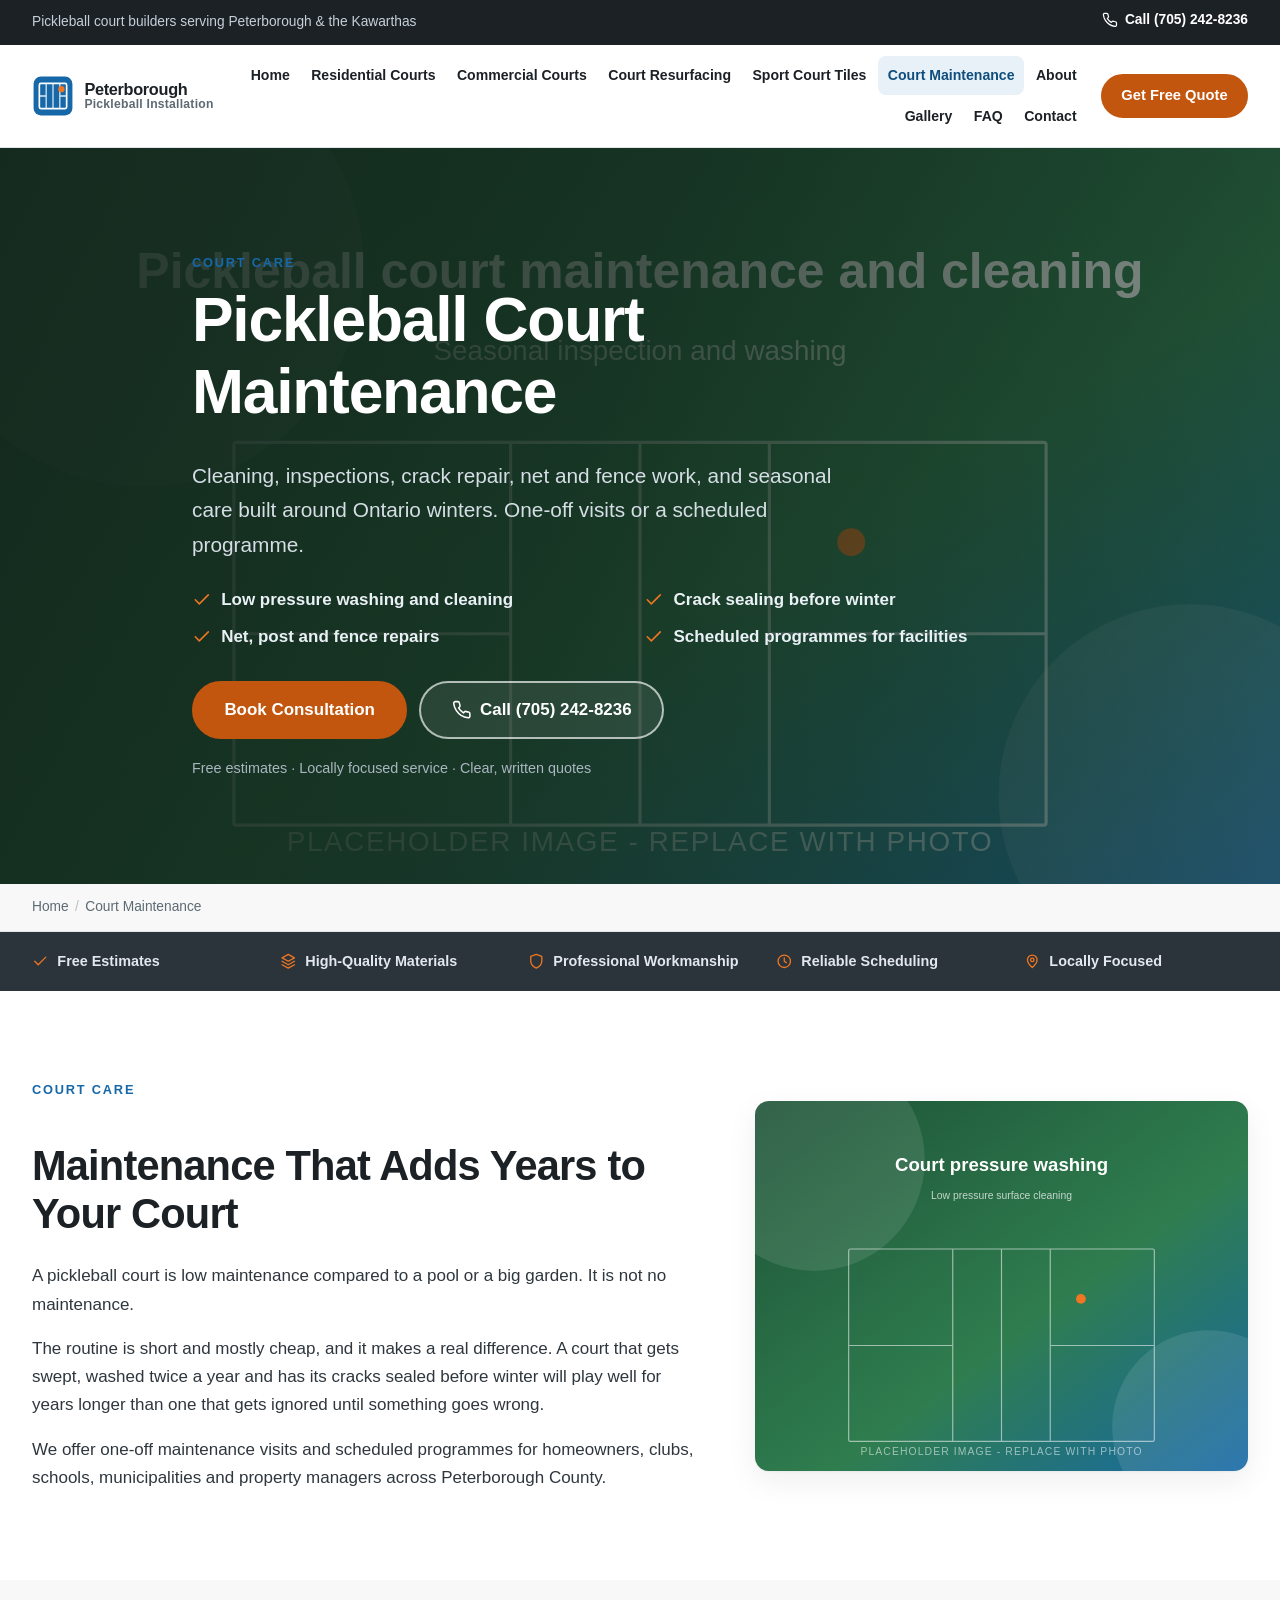
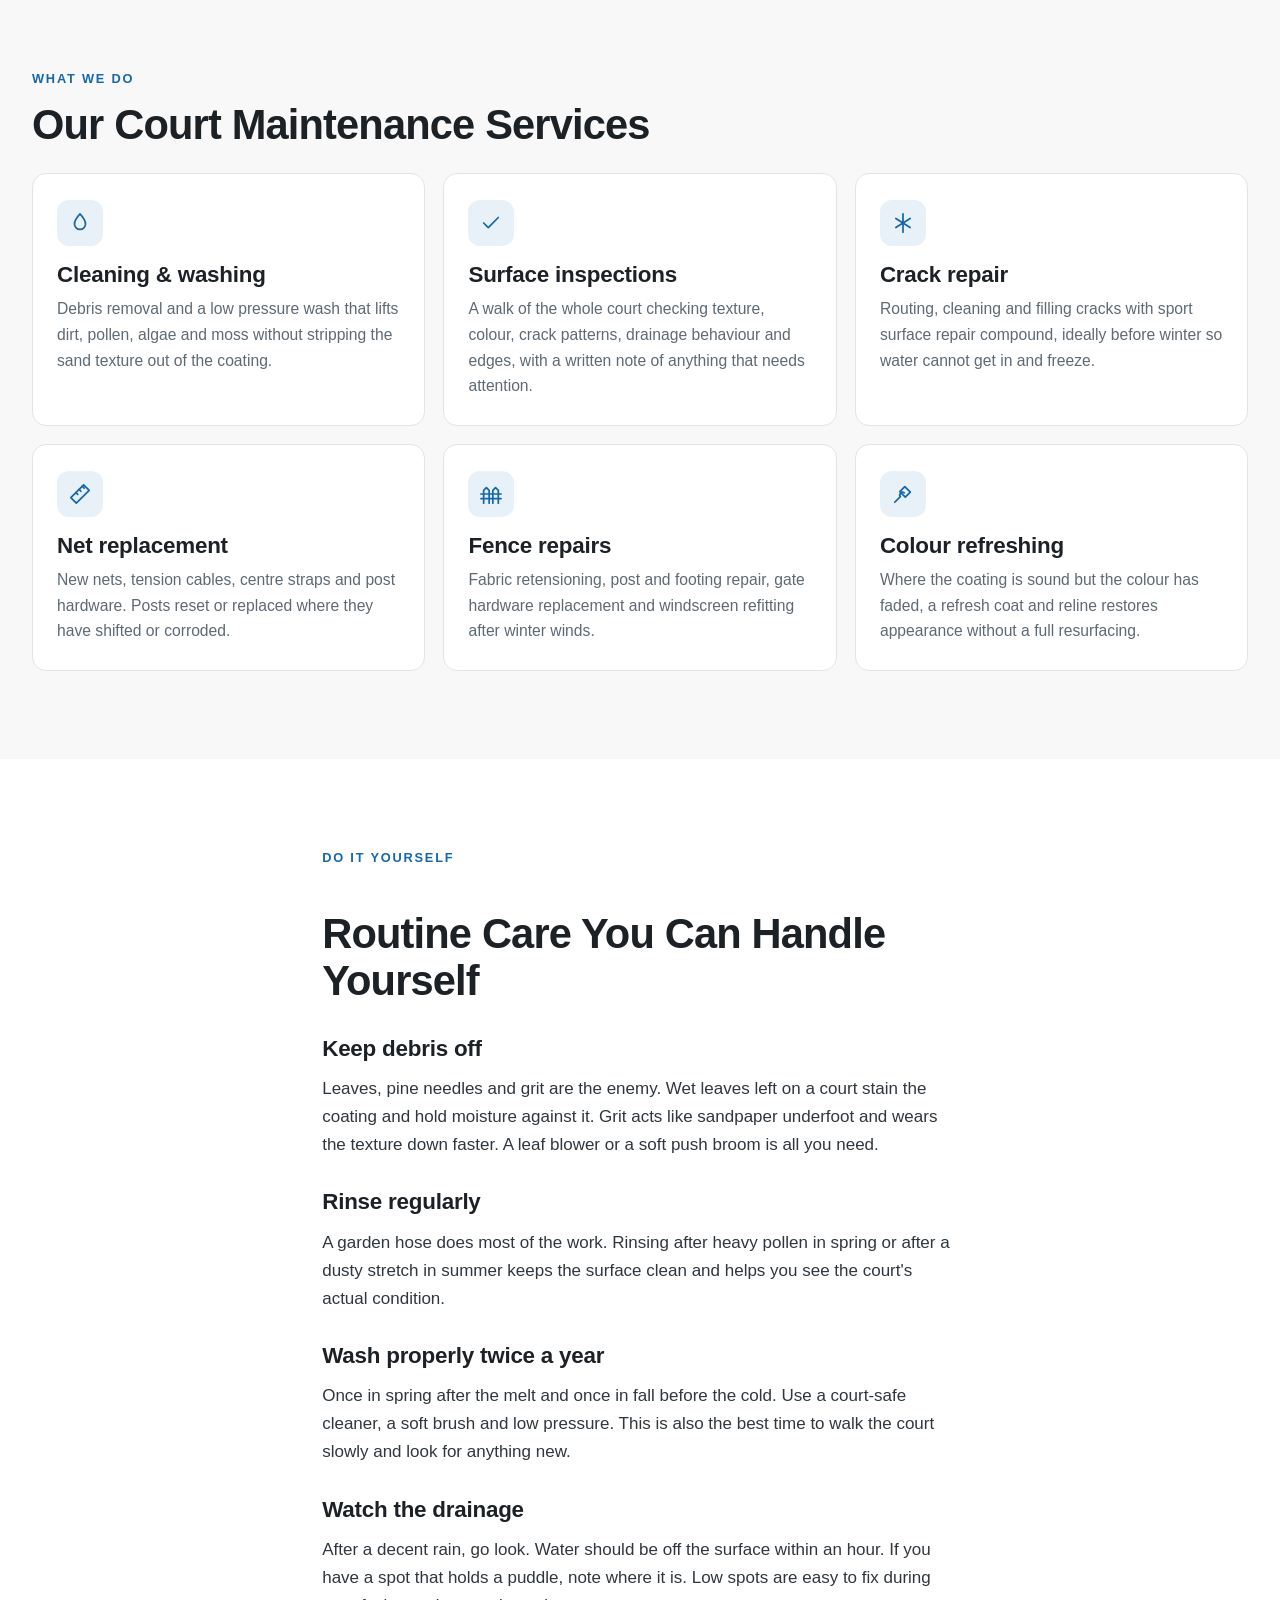
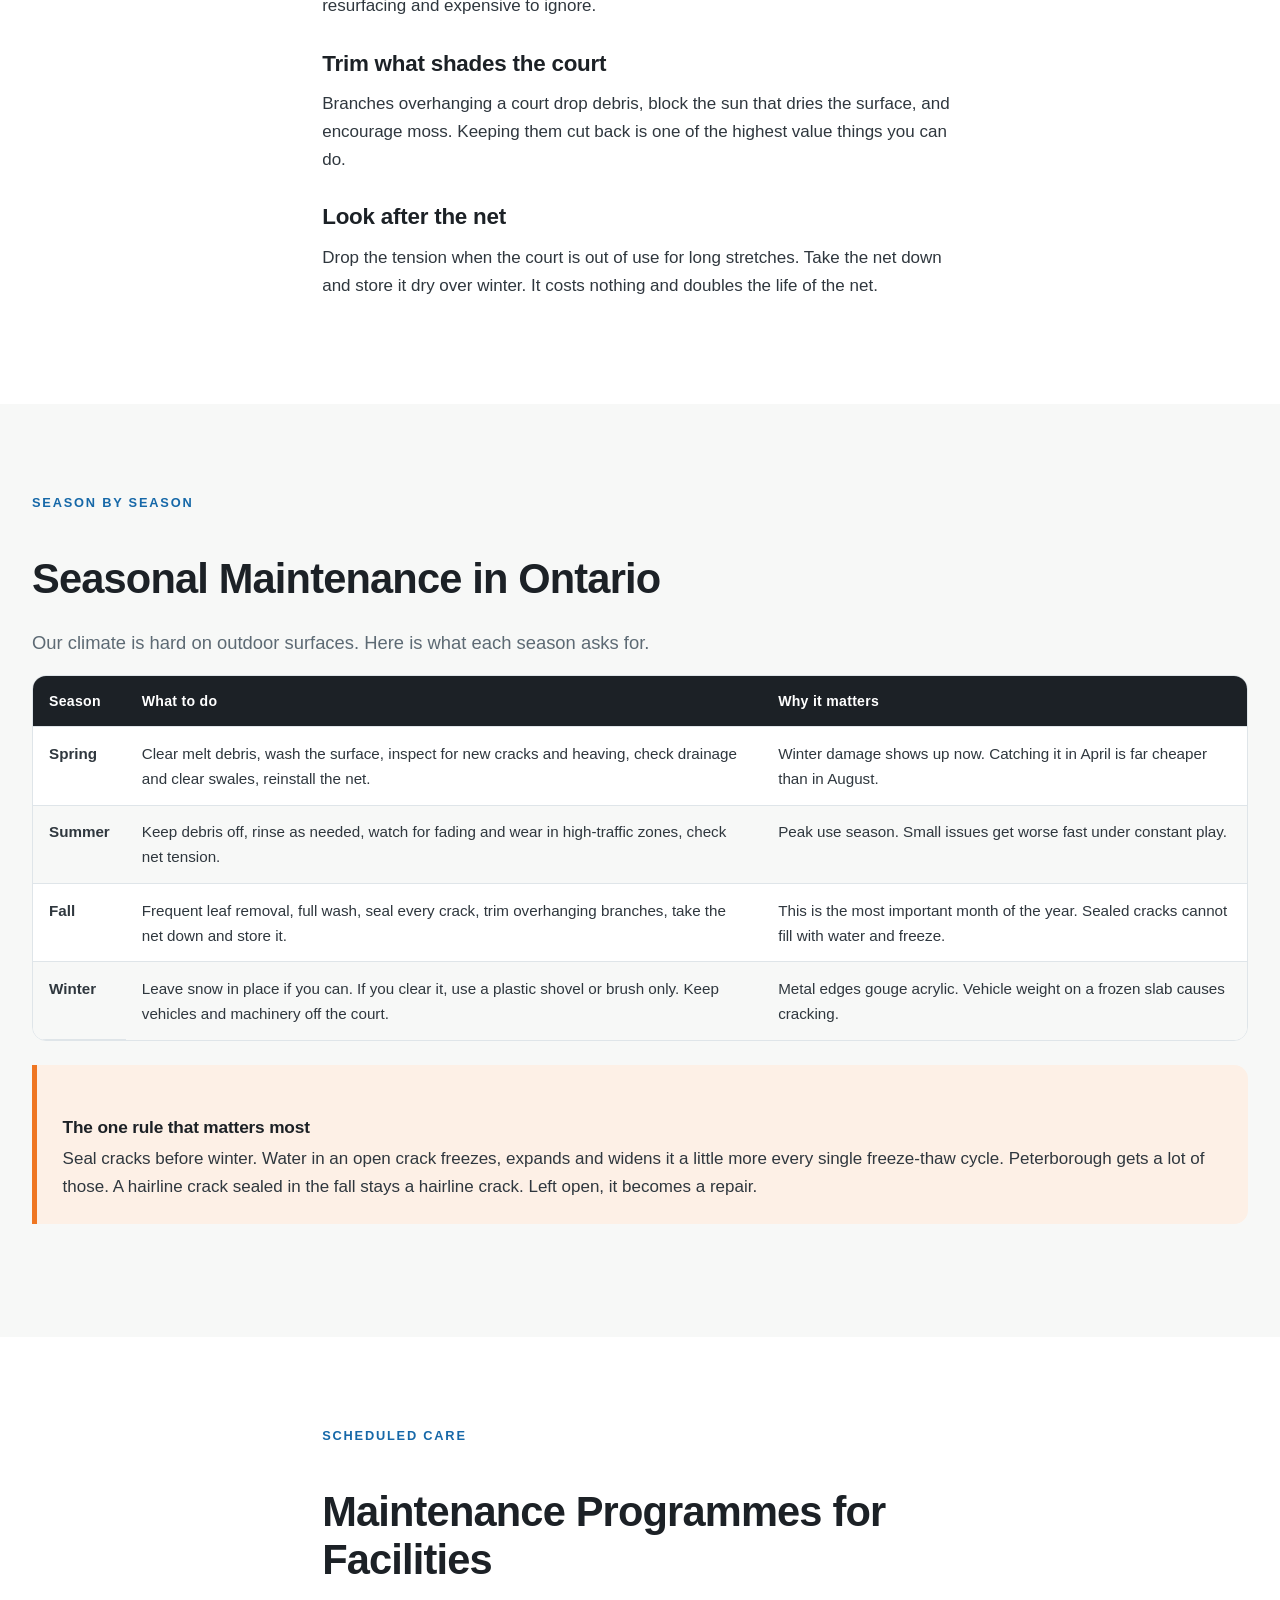
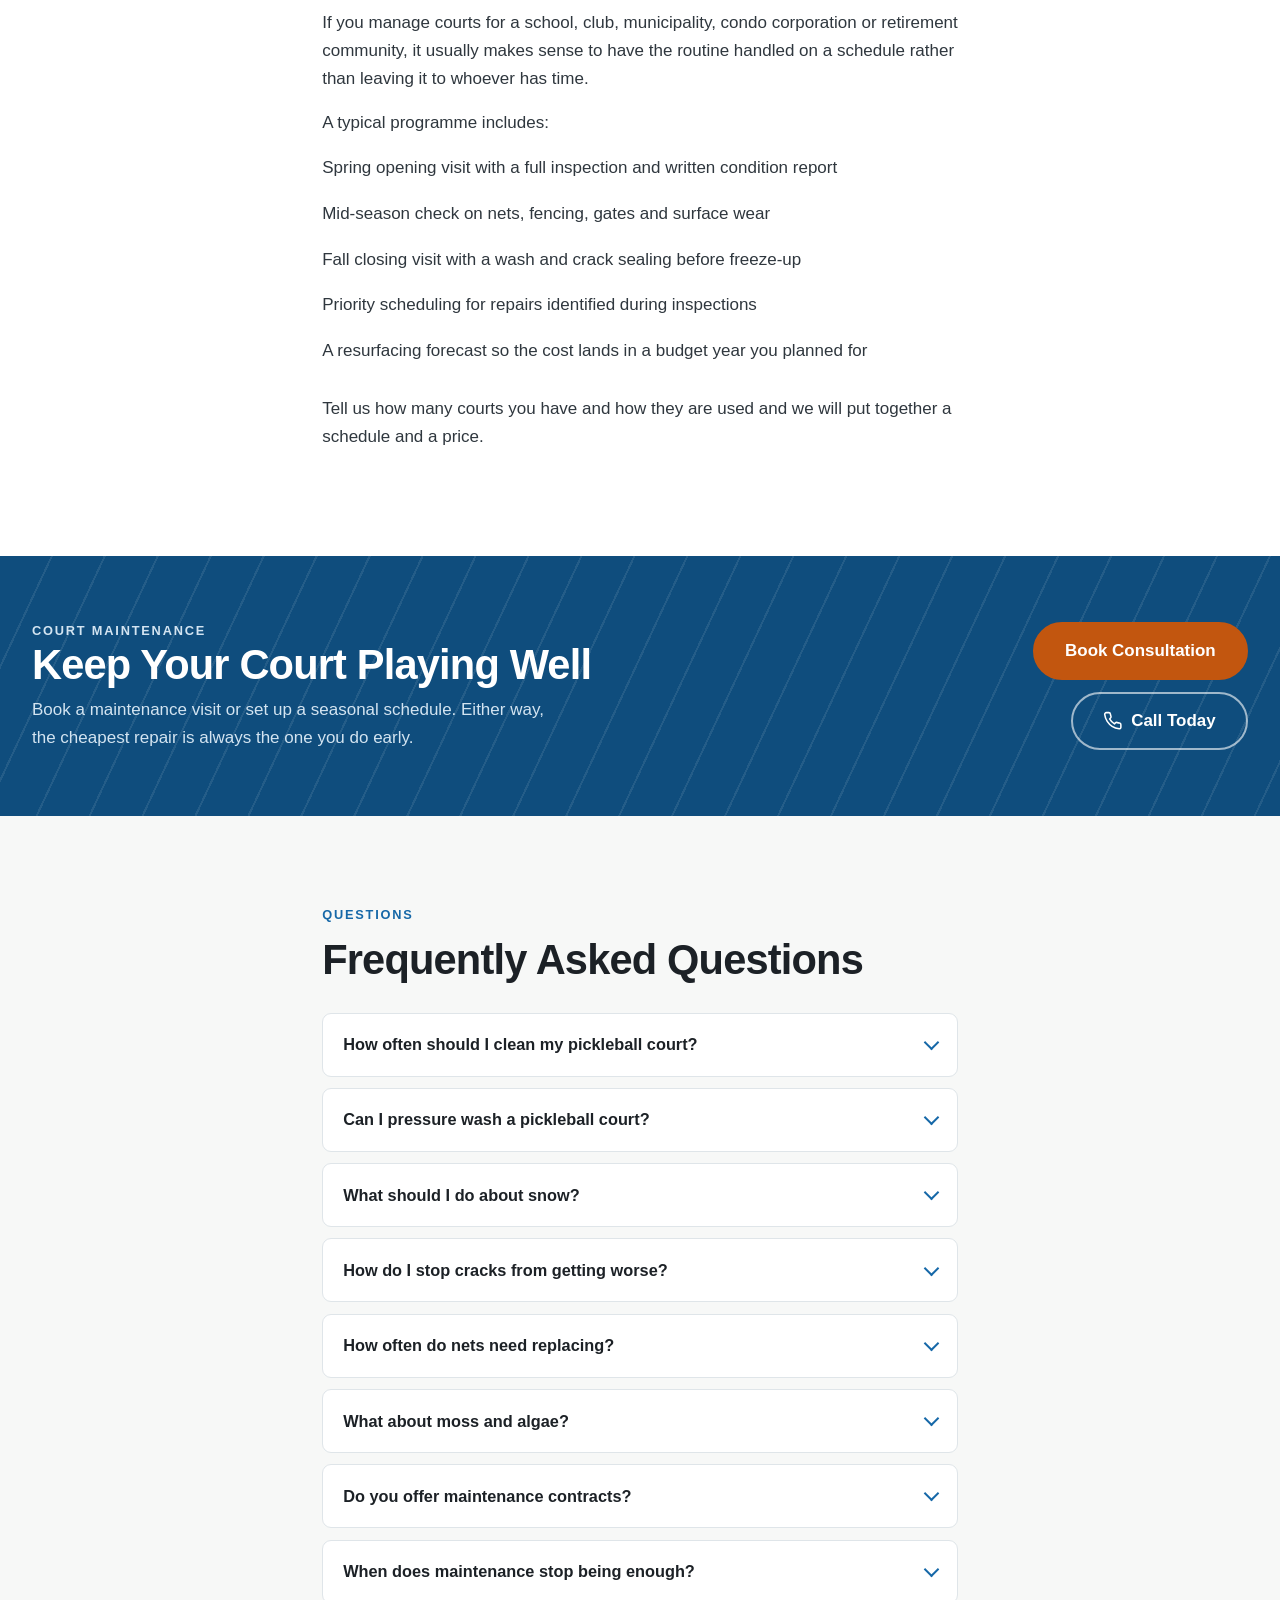
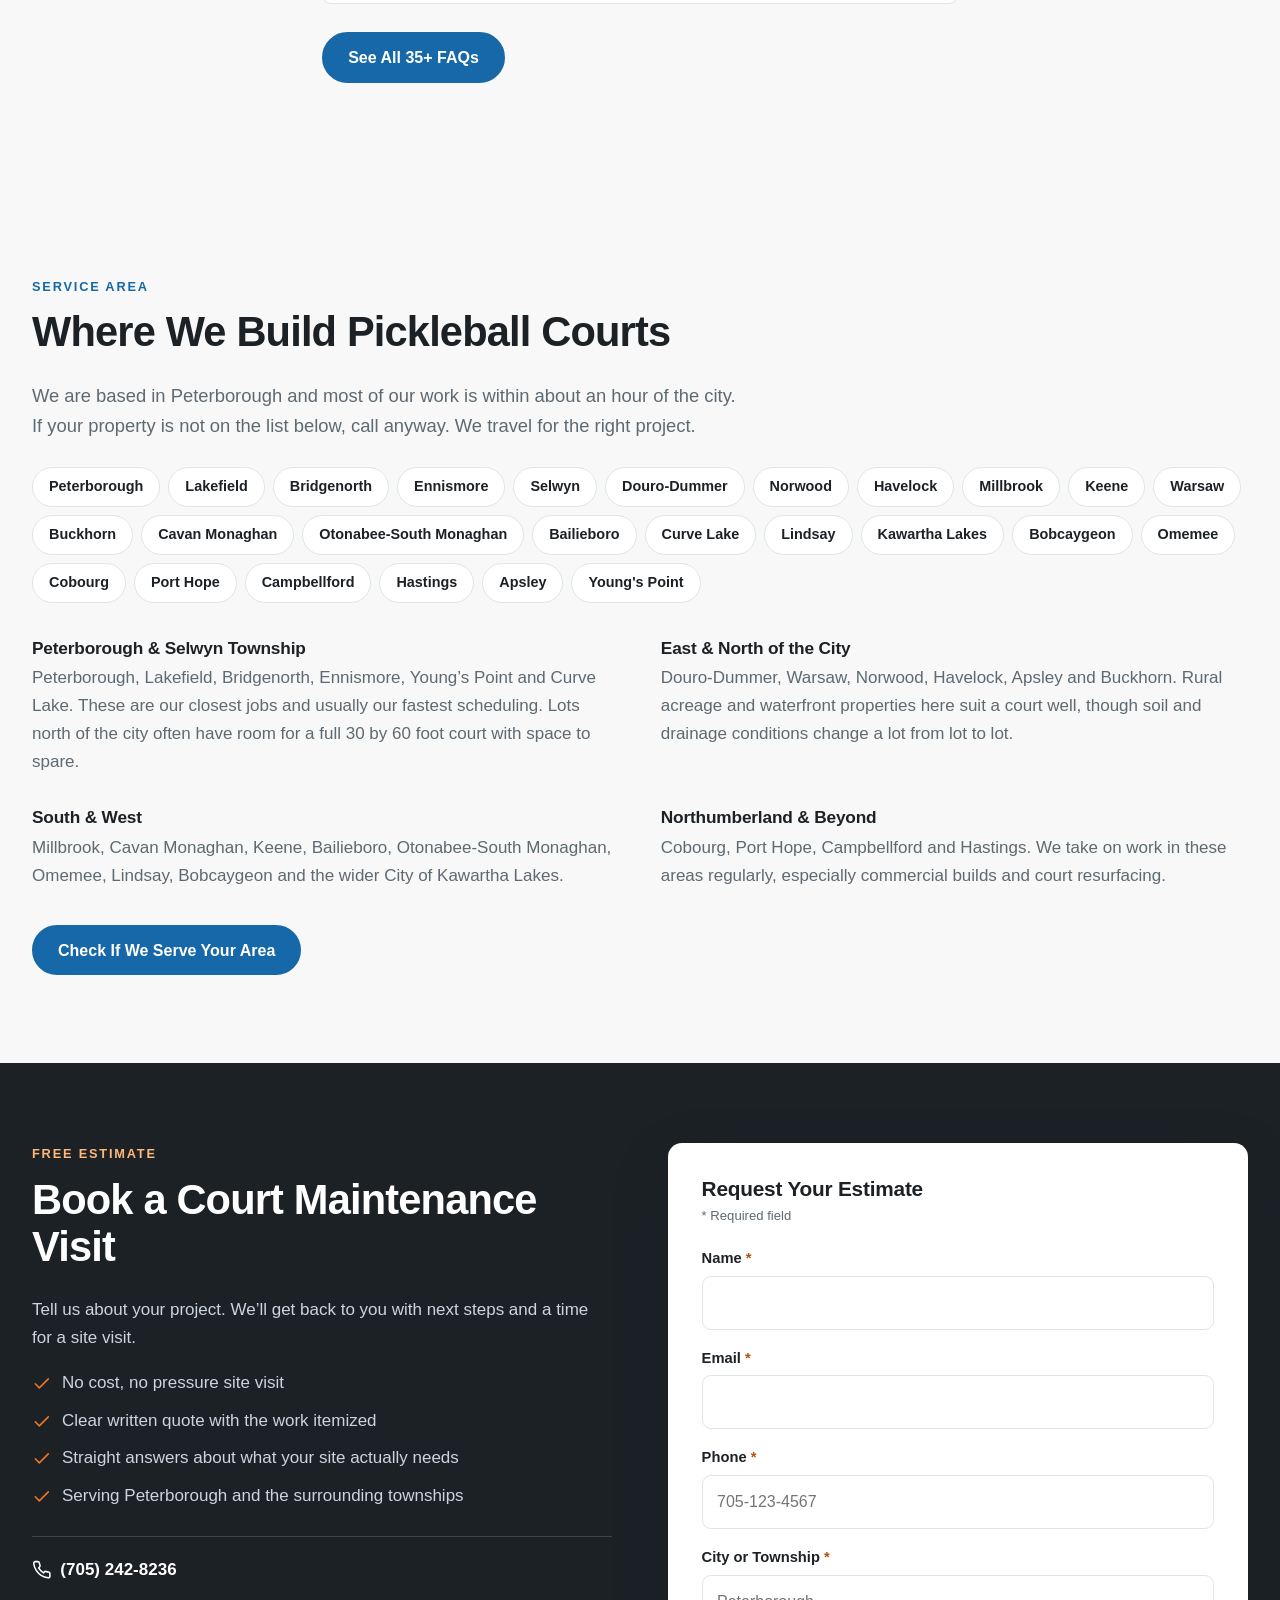
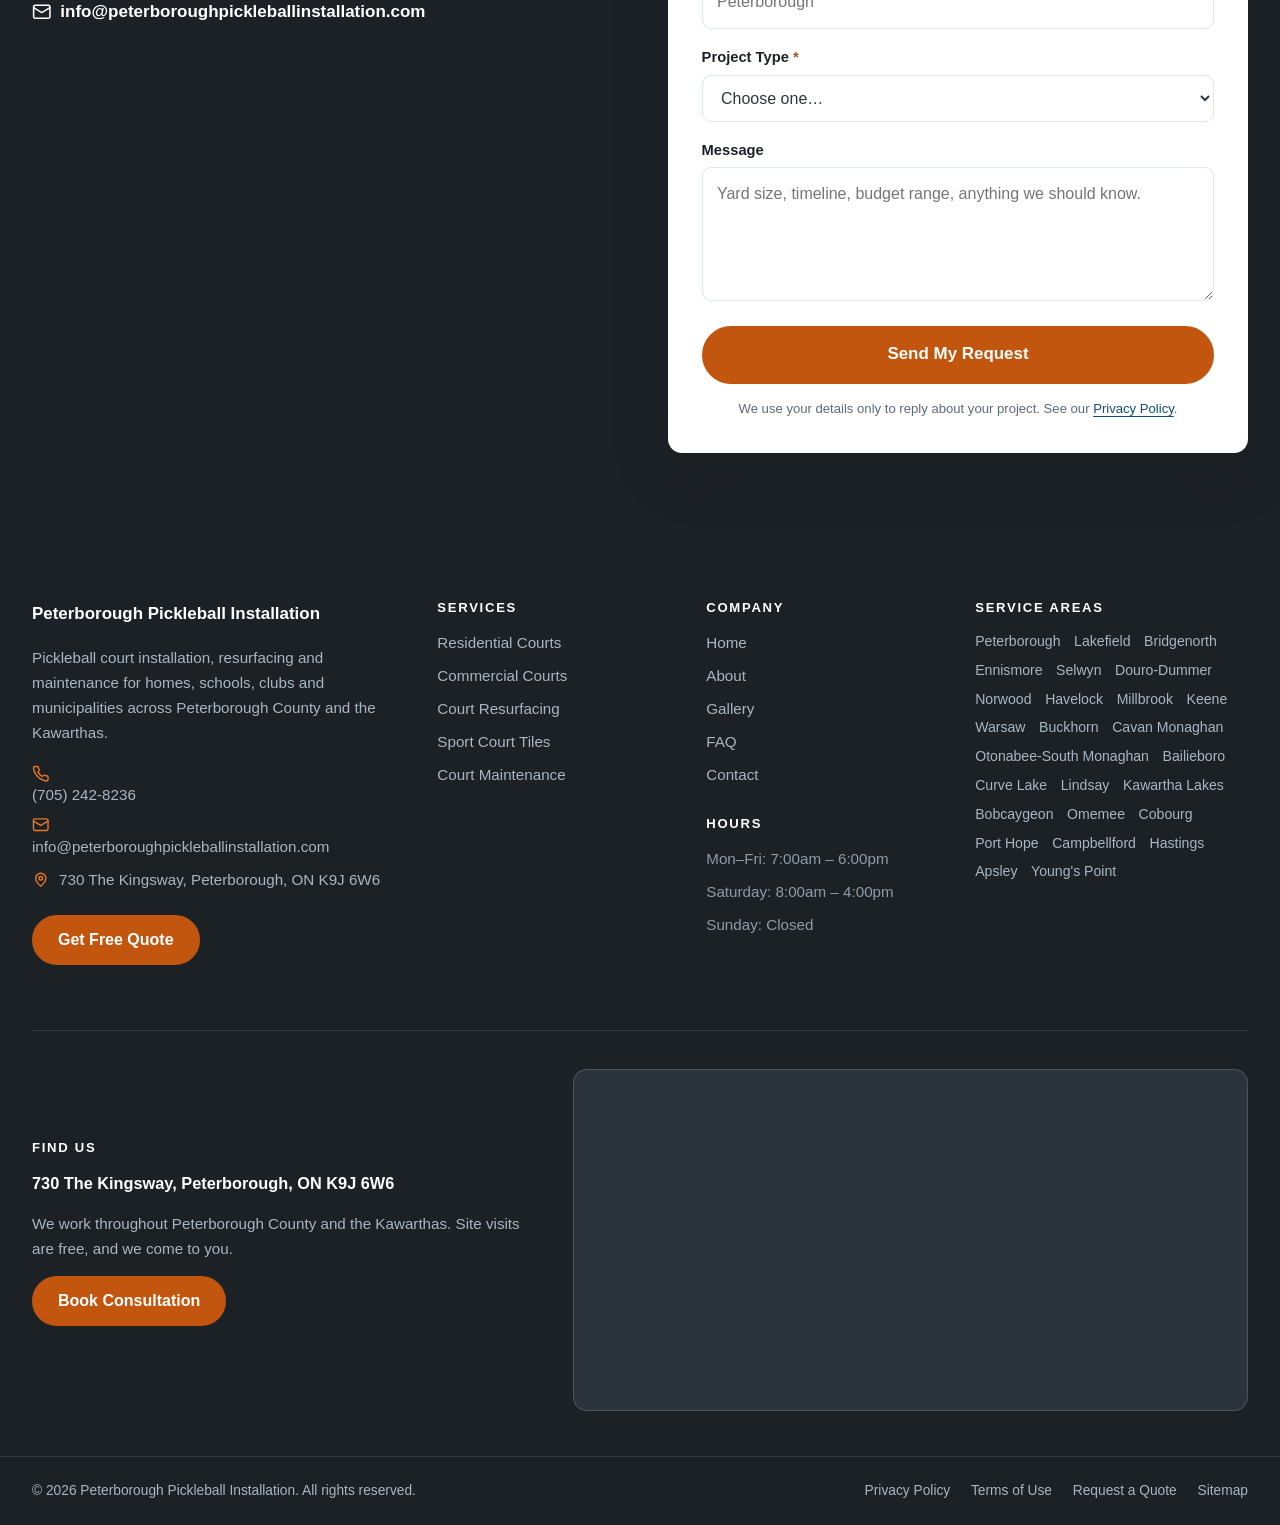
<file: pickleball-court-maintenance.html>
<!DOCTYPE html>
<html lang="en-CA">
<head>
<meta charset="utf-8">
<meta name="viewport" content="width=device-width, initial-scale=1">
<title>Pickleball Court Maintenance Peterborough | Cleaning, Repairs &amp; Care</title>
<meta name="description" content="Pickleball court maintenance in Peterborough, Ontario. Cleaning, pressure washing, crack repair, net replacement and seasonal care. Book a visit.">
<link rel="canonical" href="https://peterboroughpickleballinstallation.com/pickleball-court-maintenance.html">
<meta name="robots" content="index, follow, max-image-preview:large">
<meta name="theme-color" content="#1c2126">
<meta name="geo.region" content="CA-ON">
<meta name="geo.placename" content="Peterborough, Ontario">

<meta property="og:type" content="website">
<meta property="og:site_name" content="Peterborough Pickleball Installation">
<meta property="og:locale" content="en_CA">
<meta property="og:title" content="Pickleball Court Maintenance Peterborough | Cleaning, Repairs &amp; Care">
<meta property="og:description" content="Pickleball court maintenance in Peterborough, Ontario. Cleaning, pressure washing, crack repair, net replacement and seasonal care. Book a visit.">
<meta property="og:url" content="https://peterboroughpickleballinstallation.com/pickleball-court-maintenance.html">
<meta property="og:image" content="https://peterboroughpickleballinstallation.com/images/hero-pickleball-court-maintenance-cleaning.svg">
<meta name="twitter:card" content="summary_large_image">
<meta name="twitter:title" content="Pickleball Court Maintenance Peterborough | Cleaning, Repairs &amp; Care">
<meta name="twitter:description" content="Pickleball court maintenance in Peterborough, Ontario. Cleaning, pressure washing, crack repair, net replacement and seasonal care. Book a visit.">
<meta name="twitter:image" content="https://peterboroughpickleballinstallation.com/images/hero-pickleball-court-maintenance-cleaning.svg">

<link rel="icon" href="favicon.svg" type="image/svg+xml">
<link rel="apple-touch-icon" href="images/icon-apple-touch-pickleball-court.svg">
<link rel="manifest" href="site.webmanifest">
<link rel="preload" href="css/styles.css" as="style">
<link rel="stylesheet" href="css/styles.css">
<script type="application/ld+json">{"@context": "https://schema.org", "@type": "Service", "name": "Pickleball Court Maintenance", "serviceType": "Pickleball Court Maintenance", "description": "Pickleball court cleaning, inspection, crack repair, net replacement and seasonal maintenance across Peterborough County.", "url": "https://peterboroughpickleballinstallation.com/pickleball-court-maintenance.html", "provider": {"@id": "https://peterboroughpickleballinstallation.com/#business"}, "areaServed": [{"@type": "City", "name": "Peterborough"}, {"@type": "City", "name": "Lakefield"}, {"@type": "City", "name": "Bridgenorth"}, {"@type": "City", "name": "Ennismore"}, {"@type": "City", "name": "Selwyn"}, {"@type": "City", "name": "Douro-Dummer"}, {"@type": "City", "name": "Norwood"}, {"@type": "City", "name": "Havelock"}, {"@type": "City", "name": "Millbrook"}, {"@type": "City", "name": "Keene"}, {"@type": "City", "name": "Warsaw"}, {"@type": "City", "name": "Buckhorn"}]}</script><script type="application/ld+json">{"@context": "https://schema.org", "@type": "FAQPage", "mainEntity": [{"@type": "Question", "name": "How often should I clean my pickleball court?", "acceptedAnswer": {"@type": "Answer", "text": "Sweep or blow off debris whenever leaves and grit build up, which in this region means often through the fall. A proper wash twice a year, spring and fall, keeps the surface clean and lets you spot problems early."}}, {"@type": "Question", "name": "Can I pressure wash a pickleball court?", "acceptedAnswer": {"@type": "Answer", "text": "Yes, but at low pressure and with a wide fan tip held well back. High pressure strips the sand texture out of acrylic coating, which is exactly the part that gives you grip. When in doubt, less pressure and more water."}}, {"@type": "Question", "name": "What should I do about snow?", "acceptedAnswer": {"@type": "Answer", "text": "You do not have to remove it. A properly built court is fine sitting under snow all winter. If you do clear it, use a plastic shovel or a brush. Never use a metal blade, chains or a machine with a steel edge on an acrylic surface."}}, {"@type": "Question", "name": "How do I stop cracks from getting worse?", "acceptedAnswer": {"@type": "Answer", "text": "Seal them before winter. An open crack fills with water, the water freezes and expands, and the crack grows a little every freeze-thaw cycle. Sealing a hairline crack in October is cheap. Repairing the same crack after three winters is not."}}, {"@type": "Question", "name": "How often do nets need replacing?", "acceptedAnswer": {"@type": "Answer", "text": "A good outdoor net typically lasts three to five years in this climate. Take it down and store it over winter and it lasts considerably longer. Check the tension cable and the centre strap each spring."}}, {"@type": "Question", "name": "What about moss and algae?", "acceptedAnswer": {"@type": "Answer", "text": "Common on shaded courts, especially under trees. It makes the surface slippery and holds moisture against the coating. Clean it off with an appropriate court cleaner and trim back whatever is casting the shade."}}, {"@type": "Question", "name": "Do you offer maintenance contracts?", "acceptedAnswer": {"@type": "Answer", "text": "Yes. For clubs, schools, municipalities and property managers we can set up a scheduled programme covering seasonal cleaning, inspections and minor repairs so it does not fall to your own staff."}}, {"@type": "Question", "name": "When does maintenance stop being enough?", "acceptedAnswer": {"@type": "Answer", "text": "When the texture is worn smooth across the whole court, the colour has gone flat, or cracking is widespread rather than isolated. At that point resurfacing is the right answer. See our resurfacing page ."}}]}</script><script type="application/ld+json">{"@context": "https://schema.org", "@type": "BreadcrumbList", "itemListElement": [{"@type": "ListItem", "position": 1, "name": "Home", "item": "https://peterboroughpickleballinstallation.com/"}, {"@type": "ListItem", "position": 2, "name": "Court Maintenance", "item": "https://peterboroughpickleballinstallation.com/pickleball-court-maintenance.html"}]}</script>
</head>
<body>
<a class="skip-link" href="#main">Skip to main content</a>

<div class="topbar">
  <div class="wrap topbar__in">
    <p class="topbar__msg">Pickleball court builders serving Peterborough &amp; the Kawarthas</p>
    <p class="topbar__act"><a href="tel:+17052428236"><svg class="ic" viewBox="0 0 24 24" fill="none" stroke="currentColor" stroke-width="1.9" stroke-linecap="round" stroke-linejoin="round" aria-hidden="true" focusable="false"><path d="M22 16.9v3a2 2 0 0 1-2.2 2 19.8 19.8 0 0 1-8.6-3.1 19.5 19.5 0 0 1-6-6A19.8 19.8 0 0 1 2.1 4.2 2 2 0 0 1 4.1 2h3a2 2 0 0 1 2 1.7c.1 1 .3 1.9.7 2.8a2 2 0 0 1-.5 2.1L8.1 9.8a16 16 0 0 0 6 6l1.2-1.2a2 2 0 0 1 2.1-.5c.9.4 1.8.6 2.8.7a2 2 0 0 1 1.8 2.1z"/></svg><span>Call (705) 242-8236</span></a></p>
  </div>
</div>

<header class="site-head" id="siteHead">
  <div class="wrap site-head__in">
    <a class="brand" href="index.html" aria-label="Peterborough Pickleball Installation home">
      <span class="brand__mark" aria-hidden="true">
        <svg viewBox="0 0 40 40" fill="none" aria-hidden="true">
          <rect x="1.5" y="1.5" width="37" height="37" rx="7" fill="#1668a8"/>
          <rect x="7" y="8" width="26" height="24" rx="1.5" stroke="#ffffff" stroke-width="1.6"/>
          <path d="M20 8v24M13.5 8v24M26.5 8v24M7 20h6.5M26.5 20H33" stroke="#ffffff" stroke-width="1.2" opacity=".85"/>
          <circle cx="28" cy="13.5" r="3" fill="#ef7622"/>
        </svg>
      </span>
      <span class="brand__txt"><strong>Peterborough</strong><span>Pickleball Installation</span></span>
    </a>

    <button class="navtoggle" id="navToggle" aria-expanded="false" aria-controls="primaryNav">
      <span class="navtoggle__bars" aria-hidden="true"><i></i><i></i><i></i></span>
      <span class="navtoggle__label">Menu</span>
    </button>

    <nav class="nav" id="primaryNav" aria-label="Primary">
      <ul class="nav__list"><li><a href="index.html">Home</a></li><li><a href="residential-pickleball-court-installation.html">Residential Courts</a></li><li><a href="commercial-pickleball-court-installation.html">Commercial Courts</a></li><li><a href="pickleball-court-resurfacing.html">Court Resurfacing</a></li><li><a href="sport-court-tile-installation.html">Sport Court Tiles</a></li><li><a href="pickleball-court-maintenance.html" aria-current="page" class="is-active">Court Maintenance</a></li><li><a href="about.html">About</a></li><li><a href="gallery.html">Gallery</a></li><li><a href="faq.html">FAQ</a></li><li><a href="contact.html">Contact</a></li></ul>
      <div class="nav__cta">
        <a class="btn btn--ghost" href="tel:+17052428236"><svg class="ic" viewBox="0 0 24 24" fill="none" stroke="currentColor" stroke-width="1.9" stroke-linecap="round" stroke-linejoin="round" aria-hidden="true" focusable="false"><path d="M22 16.9v3a2 2 0 0 1-2.2 2 19.8 19.8 0 0 1-8.6-3.1 19.5 19.5 0 0 1-6-6A19.8 19.8 0 0 1 2.1 4.2 2 2 0 0 1 4.1 2h3a2 2 0 0 1 2 1.7c.1 1 .3 1.9.7 2.8a2 2 0 0 1-.5 2.1L8.1 9.8a16 16 0 0 0 6 6l1.2-1.2a2 2 0 0 1 2.1-.5c.9.4 1.8.6 2.8.7a2 2 0 0 1 1.8 2.1z"/></svg> Call Today</a>
        <a class="btn btn--orange" href="contact.html#quote">Get Free Quote</a>
      </div>
    </nav>
  </div>
</header>
<main id="main">

<section class="hero hero--green">
  <div class="hero__media">
    <img src="images/hero-pickleball-court-maintenance-cleaning.svg" alt="Pickleball court being washed and inspected during a seasonal maintenance visit" width="1536" height="1024" fetchpriority="high" decoding="async">
  </div>
  <div class="wrap hero__in">
    <p class="eyebrow">Court Care</p>
    <h1>Pickleball Court Maintenance</h1>
    <p class="hero__sub">Cleaning, inspections, crack repair, net and fence work, and seasonal care built around Ontario winters. One-off visits or a scheduled programme.</p>
    <ul class="hero__pts"><li><svg class="ic" viewBox="0 0 24 24" fill="none" stroke="currentColor" stroke-width="1.9" stroke-linecap="round" stroke-linejoin="round" aria-hidden="true" focusable="false"><path d="M20 6 9 17l-5-5"/></svg><span>Low pressure washing and cleaning</span></li><li><svg class="ic" viewBox="0 0 24 24" fill="none" stroke="currentColor" stroke-width="1.9" stroke-linecap="round" stroke-linejoin="round" aria-hidden="true" focusable="false"><path d="M20 6 9 17l-5-5"/></svg><span>Crack sealing before winter</span></li><li><svg class="ic" viewBox="0 0 24 24" fill="none" stroke="currentColor" stroke-width="1.9" stroke-linecap="round" stroke-linejoin="round" aria-hidden="true" focusable="false"><path d="M20 6 9 17l-5-5"/></svg><span>Net, post and fence repairs</span></li><li><svg class="ic" viewBox="0 0 24 24" fill="none" stroke="currentColor" stroke-width="1.9" stroke-linecap="round" stroke-linejoin="round" aria-hidden="true" focusable="false"><path d="M20 6 9 17l-5-5"/></svg><span>Scheduled programmes for facilities</span></li></ul>
    <p class="hero__btns">
      <a class="btn btn--orange btn--lg" href="contact.html#quote">Book Consultation</a>
      <a class="btn btn--outline btn--lg" href="tel:+17052428236"><svg class="ic" viewBox="0 0 24 24" fill="none" stroke="currentColor" stroke-width="1.9" stroke-linecap="round" stroke-linejoin="round" aria-hidden="true" focusable="false"><path d="M22 16.9v3a2 2 0 0 1-2.2 2 19.8 19.8 0 0 1-8.6-3.1 19.5 19.5 0 0 1-6-6A19.8 19.8 0 0 1 2.1 4.2 2 2 0 0 1 4.1 2h3a2 2 0 0 1 2 1.7c.1 1 .3 1.9.7 2.8a2 2 0 0 1-.5 2.1L8.1 9.8a16 16 0 0 0 6 6l1.2-1.2a2 2 0 0 1 2.1-.5c.9.4 1.8.6 2.8.7a2 2 0 0 1 1.8 2.1z"/></svg> Call (705) 242-8236</a>
    </p>
    <p class="hero__note">Free estimates &middot; Locally focused service &middot; Clear, written quotes</p>
  </div>
</section>
<nav class="crumbs" aria-label="Breadcrumb"><div class="wrap"><ol><li><a href="index.html">Home</a></li><li aria-current="page">Court Maintenance</li></ol></div></nav><section class="trustbar" aria-label="What we stand for"><div class="wrap"><ul><li><svg class="ic" viewBox="0 0 24 24" fill="none" stroke="currentColor" stroke-width="1.9" stroke-linecap="round" stroke-linejoin="round" aria-hidden="true" focusable="false"><path d="M20 6 9 17l-5-5"/></svg><span>Free Estimates</span></li><li><svg class="ic" viewBox="0 0 24 24" fill="none" stroke="currentColor" stroke-width="1.9" stroke-linecap="round" stroke-linejoin="round" aria-hidden="true" focusable="false"><path d="m12 2 9 5-9 5-9-5z"/><path d="m3 12 9 5 9-5"/><path d="m3 17 9 5 9-5"/></svg><span>High-Quality Materials</span></li><li><svg class="ic" viewBox="0 0 24 24" fill="none" stroke="currentColor" stroke-width="1.9" stroke-linecap="round" stroke-linejoin="round" aria-hidden="true" focusable="false"><path d="M12 22s8-4 8-10V5l-8-3-8 3v7c0 6 8 10 8 10z"/></svg><span>Professional Workmanship</span></li><li><svg class="ic" viewBox="0 0 24 24" fill="none" stroke="currentColor" stroke-width="1.9" stroke-linecap="round" stroke-linejoin="round" aria-hidden="true" focusable="false"><circle cx="12" cy="12" r="9"/><path d="M12 7v5l3 2"/></svg><span>Reliable Scheduling</span></li><li><svg class="ic" viewBox="0 0 24 24" fill="none" stroke="currentColor" stroke-width="1.9" stroke-linecap="round" stroke-linejoin="round" aria-hidden="true" focusable="false"><path d="M12 21s7-6.3 7-11a7 7 0 1 0-14 0c0 4.7 7 11 7 11z"/><circle cx="12" cy="10" r="2.5"/></svg><span>Locally Focused</span></li></ul></div></section>
<section class="sec" aria-labelledby="m1">
  <div class="wrap split split--wide-left">
    <div class="split__body prose">
      <p class="eyebrow">Court Care</p>
      <h2 id="m1">Maintenance That Adds Years to Your Court</h2>
      <p>A pickleball court is low maintenance compared to a pool or a big garden. It is not no
         maintenance.</p>
      <p>The routine is short and mostly cheap, and it makes a real difference. A court that gets
         swept, washed twice a year and has its cracks sealed before winter will play well for
         years longer than one that gets ignored until something goes wrong.</p>
      <p>We offer one-off maintenance visits and scheduled programmes for homeowners, clubs,
         schools, municipalities and property managers across Peterborough County.</p>
    </div>
    <div class="split__media">
      <img src="images/pickleball-court-pressure-washing-cleaning.svg"
           alt="Pickleball court being cleaned with a low pressure wash to protect the acrylic surface"
           width="900" height="675" loading="lazy" decoding="async">
    </div>
  </div>
</section>

<section class="sec sec--tint" aria-labelledby="m2">
  <div class="wrap">
    <p class="eyebrow">What We Do</p>
    <h2 id="m2">Our Court Maintenance Services</h2>
    <ul class="grid grid--3">
      <li class="card"><span class="card__ic"><svg class="ic" viewBox="0 0 24 24" fill="none" stroke="currentColor" stroke-width="1.9" stroke-linecap="round" stroke-linejoin="round" aria-hidden="true" focusable="false"><path d="M12 2s6 6.5 6 11a6 6 0 0 1-12 0c0-4.5 6-11 6-11z"/></svg></span>
        <h3>Cleaning &amp; washing</h3>
        <div class="card__b"><p>Debris removal and a low pressure wash that lifts dirt, pollen,
          algae and moss without stripping the sand texture out of the coating.</p></div></li>
      <li class="card"><span class="card__ic"><svg class="ic" viewBox="0 0 24 24" fill="none" stroke="currentColor" stroke-width="1.9" stroke-linecap="round" stroke-linejoin="round" aria-hidden="true" focusable="false"><path d="M20 6 9 17l-5-5"/></svg></span>
        <h3>Surface inspections</h3>
        <div class="card__b"><p>A walk of the whole court checking texture, colour, crack patterns,
          drainage behaviour and edges, with a written note of anything that needs
          attention.</p></div></li>
      <li class="card"><span class="card__ic"><svg class="ic" viewBox="0 0 24 24" fill="none" stroke="currentColor" stroke-width="1.9" stroke-linecap="round" stroke-linejoin="round" aria-hidden="true" focusable="false"><path d="M12 2v20M4.2 7 19.8 17M19.8 7 4.2 17"/></svg></span>
        <h3>Crack repair</h3>
        <div class="card__b"><p>Routing, cleaning and filling cracks with sport surface repair
          compound, ideally before winter so water cannot get in and freeze.</p></div></li>
      <li class="card"><span class="card__ic"><svg class="ic" viewBox="0 0 24 24" fill="none" stroke="currentColor" stroke-width="1.9" stroke-linecap="round" stroke-linejoin="round" aria-hidden="true" focusable="false"><path d="m16 2 6 6L8 22l-6-6z"/><path d="m7.5 10.5 2 2M11 7l2 2M14.5 3.5l2 2"/></svg></span>
        <h3>Net replacement</h3>
        <div class="card__b"><p>New nets, tension cables, centre straps and post hardware. Posts
          reset or replaced where they have shifted or corroded.</p></div></li>
      <li class="card"><span class="card__ic"><svg class="ic" viewBox="0 0 24 24" fill="none" stroke="currentColor" stroke-width="1.9" stroke-linecap="round" stroke-linejoin="round" aria-hidden="true" focusable="false"><path d="M4 22V8l3-3 3 3v14M14 22V8l3-3 3 3v14M1 12h22M1 17h22"/></svg></span>
        <h3>Fence repairs</h3>
        <div class="card__b"><p>Fabric retensioning, post and footing repair, gate hardware
          replacement and windscreen refitting after winter winds.</p></div></li>
      <li class="card"><span class="card__ic"><svg class="ic" viewBox="0 0 24 24" fill="none" stroke="currentColor" stroke-width="1.9" stroke-linecap="round" stroke-linejoin="round" aria-hidden="true" focusable="false"><path d="M9.1 14.9 3 21m6.1-6.1a3 3 0 0 1 4.2-4.2M14 4l6 6-5.5 5.5-6-6z"/></svg></span>
        <h3>Colour refreshing</h3>
        <div class="card__b"><p>Where the coating is sound but the colour has faded, a refresh
          coat and reline restores appearance without a full resurfacing.</p></div></li>
    </ul>
  </div>
</section>

<section class="sec" aria-labelledby="m3">
  <div class="wrap prose narrow">
    <p class="eyebrow">Do It Yourself</p>
    <h2 id="m3">Routine Care You Can Handle Yourself</h2>

    <h3>Keep debris off</h3>
    <p>Leaves, pine needles and grit are the enemy. Wet leaves left on a court stain the coating
       and hold moisture against it. Grit acts like sandpaper underfoot and wears the texture
       down faster. A leaf blower or a soft push broom is all you need.</p>

    <h3>Rinse regularly</h3>
    <p>A garden hose does most of the work. Rinsing after heavy pollen in spring or after a dusty
       stretch in summer keeps the surface clean and helps you see the court's actual condition.</p>

    <h3>Wash properly twice a year</h3>
    <p>Once in spring after the melt and once in fall before the cold. Use a court-safe cleaner,
       a soft brush and low pressure. This is also the best time to walk the court slowly and look
       for anything new.</p>

    <h3>Watch the drainage</h3>
    <p>After a decent rain, go look. Water should be off the surface within an hour. If you have a
       spot that holds a puddle, note where it is. Low spots are easy to fix during resurfacing and
       expensive to ignore.</p>

    <h3>Trim what shades the court</h3>
    <p>Branches overhanging a court drop debris, block the sun that dries the surface, and
       encourage moss. Keeping them cut back is one of the highest value things you can do.</p>

    <h3>Look after the net</h3>
    <p>Drop the tension when the court is out of use for long stretches. Take the net down and
       store it dry over winter. It costs nothing and doubles the life of the net.</p>
  </div>
</section>

<section class="sec sec--tint" aria-labelledby="m4">
  <div class="wrap prose">
    <p class="eyebrow">Season by Season</p>
    <h2 id="m4">Seasonal Maintenance in Ontario</h2>
    <p class="lede">Our climate is hard on outdoor surfaces. Here is what each season asks for.</p>
    <div class="tablewrap">
      <table class="tbl">
        <caption class="sr-only">Seasonal pickleball court maintenance tasks in Ontario</caption>
        <thead><tr><th scope="col">Season</th><th scope="col">What to do</th><th scope="col">Why it matters</th></tr></thead>
        <tbody>
          <tr><th scope="row">Spring</th>
              <td>Clear melt debris, wash the surface, inspect for new cracks and heaving, check drainage and clear swales, reinstall the net.</td>
              <td>Winter damage shows up now. Catching it in April is far cheaper than in August.</td></tr>
          <tr><th scope="row">Summer</th>
              <td>Keep debris off, rinse as needed, watch for fading and wear in high-traffic zones, check net tension.</td>
              <td>Peak use season. Small issues get worse fast under constant play.</td></tr>
          <tr><th scope="row">Fall</th>
              <td>Frequent leaf removal, full wash, seal every crack, trim overhanging branches, take the net down and store it.</td>
              <td>This is the most important month of the year. Sealed cracks cannot fill with water and freeze.</td></tr>
          <tr><th scope="row">Winter</th>
              <td>Leave snow in place if you can. If you clear it, use a plastic shovel or brush only. Keep vehicles and machinery off the court.</td>
              <td>Metal edges gouge acrylic. Vehicle weight on a frozen slab causes cracking.</td></tr>
        </tbody>
      </table>
    </div>
    <div class="callout callout--orange">
      <h3>The one rule that matters most</h3>
      <p>Seal cracks before winter. Water in an open crack freezes, expands and widens it a little
         more every single freeze-thaw cycle. Peterborough gets a lot of those. A hairline crack
         sealed in the fall stays a hairline crack. Left open, it becomes a repair.</p>
    </div>
  </div>
</section>

<section class="sec" aria-labelledby="m5">
  <div class="wrap prose narrow">
    <p class="eyebrow">Scheduled Care</p>
    <h2 id="m5">Maintenance Programmes for Facilities</h2>
    <p>If you manage courts for a school, club, municipality, condo corporation or retirement
       community, it usually makes sense to have the routine handled on a schedule rather than
       leaving it to whoever has time.</p>
    <p>A typical programme includes:</p>
    <ul class="tick tick--blue">
      <li><span>Spring opening visit with a full inspection and written condition report</span></li>
      <li><span>Mid-season check on nets, fencing, gates and surface wear</span></li>
      <li><span>Fall closing visit with a wash and crack sealing before freeze-up</span></li>
      <li><span>Priority scheduling for repairs identified during inspections</span></li>
      <li><span>A resurfacing forecast so the cost lands in a budget year you planned for</span></li>
    </ul>
    <p>Tell us how many courts you have and how they are used and we will put together a schedule
       and a price.</p>
  </div>
</section>

<section class="ctaband">
  <div class="wrap ctaband__in">
    <div>
      <p class="eyebrow eyebrow--light">Court Maintenance</p>
      <h2>Keep Your Court Playing Well</h2>
      <p>Book a maintenance visit or set up a seasonal schedule. Either way, the cheapest repair is always the one you do early.</p>
    </div>
    <p class="ctaband__btns">
      <a class="btn btn--orange btn--lg" href="contact.html#quote">Book Consultation</a>
      <a class="btn btn--outline-light btn--lg" href="tel:+17052428236"><svg class="ic" viewBox="0 0 24 24" fill="none" stroke="currentColor" stroke-width="1.9" stroke-linecap="round" stroke-linejoin="round" aria-hidden="true" focusable="false"><path d="M22 16.9v3a2 2 0 0 1-2.2 2 19.8 19.8 0 0 1-8.6-3.1 19.5 19.5 0 0 1-6-6A19.8 19.8 0 0 1 2.1 4.2 2 2 0 0 1 4.1 2h3a2 2 0 0 1 2 1.7c.1 1 .3 1.9.7 2.8a2 2 0 0 1-.5 2.1L8.1 9.8a16 16 0 0 0 6 6l1.2-1.2a2 2 0 0 1 2.1-.5c.9.4 1.8.6 2.8.7a2 2 0 0 1 1.8 2.1z"/></svg> Call Today</a>
    </p>
  </div>
</section>

<section class="sec sec--tint" aria-labelledby="pfaq-h">
  <div class="wrap narrow">
    <p class="eyebrow">Questions</p>
    <h2 id="pfaq-h">Frequently Asked Questions</h2><div class="faqs"><details class="faq"><summary><span>How often should I clean my pickleball court?</span></summary><div class="faq__a"><p>Sweep or blow off debris whenever leaves and grit build up, which in this region means often through the fall. A proper wash twice a year, spring and fall, keeps the surface clean and lets you spot problems early.</p></div></details><details class="faq"><summary><span>Can I pressure wash a pickleball court?</span></summary><div class="faq__a"><p>Yes, but at low pressure and with a wide fan tip held well back. High pressure strips the sand texture out of acrylic coating, which is exactly the part that gives you grip. When in doubt, less pressure and more water.</p></div></details><details class="faq"><summary><span>What should I do about snow?</span></summary><div class="faq__a"><p>You do not have to remove it. A properly built court is fine sitting under snow all winter. If you do clear it, use a plastic shovel or a brush. Never use a metal blade, chains or a machine with a steel edge on an acrylic surface.</p></div></details><details class="faq"><summary><span>How do I stop cracks from getting worse?</span></summary><div class="faq__a"><p>Seal them before winter. An open crack fills with water, the water freezes and expands, and the crack grows a little every freeze-thaw cycle. Sealing a hairline crack in October is cheap. Repairing the same crack after three winters is not.</p></div></details><details class="faq"><summary><span>How often do nets need replacing?</span></summary><div class="faq__a"><p>A good outdoor net typically lasts three to five years in this climate. Take it down and store it over winter and it lasts considerably longer. Check the tension cable and the centre strap each spring.</p></div></details><details class="faq"><summary><span>What about moss and algae?</span></summary><div class="faq__a"><p>Common on shaded courts, especially under trees. It makes the surface slippery and holds moisture against the coating. Clean it off with an appropriate court cleaner and trim back whatever is casting the shade.</p></div></details><details class="faq"><summary><span>Do you offer maintenance contracts?</span></summary><div class="faq__a"><p>Yes. For clubs, schools, municipalities and property managers we can set up a scheduled programme covering seasonal cleaning, inspections and minor repairs so it does not fall to your own staff.</p></div></details><details class="faq"><summary><span>When does maintenance stop being enough?</span></summary><div class="faq__a"><p>When the texture is worn smooth across the whole court, the colour has gone flat, or cracking is widespread rather than isolated. At that point resurfacing is the right answer. See our <a href='pickleball-court-resurfacing.html'>resurfacing page</a>.</p></div></details></div>
    <p style="margin-top:1.8rem"><a class="btn btn--blue" href="faq.html">See All 35+ FAQs</a></p>
  </div>
</section>

<section class="sec sec--tint areas" aria-labelledby="areas-h">
  <div class="wrap">
    <p class="eyebrow">Service Area</p>
    <h2 id="areas-h">Where We Build Pickleball Courts</h2>
    <p class="lede">We are based in Peterborough and most of our work is within about an hour of the city. If your property is not on the list below, call anyway. We travel for the right project.</p>
    <ul class="chips"><li>Peterborough</li><li>Lakefield</li><li>Bridgenorth</li><li>Ennismore</li><li>Selwyn</li><li>Douro-Dummer</li><li>Norwood</li><li>Havelock</li><li>Millbrook</li><li>Keene</li><li>Warsaw</li><li>Buckhorn</li><li>Cavan Monaghan</li><li>Otonabee-South Monaghan</li><li>Bailieboro</li><li>Curve Lake</li><li>Lindsay</li><li>Kawartha Lakes</li><li>Bobcaygeon</li><li>Omemee</li><li>Cobourg</li><li>Port Hope</li><li>Campbellford</li><li>Hastings</li><li>Apsley</li><li>Young's Point</li></ul>
    <div class="areas__cols">
      <div>
        <h3>Peterborough &amp; Selwyn Township</h3>
        <p>Peterborough, Lakefield, Bridgenorth, Ennismore, Young&rsquo;s Point and Curve Lake.
           These are our closest jobs and usually our fastest scheduling. Lots north of the city
           often have room for a full 30 by 60 foot court with space to spare.</p>
      </div>
      <div>
        <h3>East &amp; North of the City</h3>
        <p>Douro-Dummer, Warsaw, Norwood, Havelock, Apsley and Buckhorn. Rural acreage and
           waterfront properties here suit a court well, though soil and drainage conditions
           change a lot from lot to lot.</p>
      </div>
      <div>
        <h3>South &amp; West</h3>
        <p>Millbrook, Cavan Monaghan, Keene, Bailieboro, Otonabee-South Monaghan, Omemee,
           Lindsay, Bobcaygeon and the wider City of Kawartha Lakes.</p>
      </div>
      <div>
        <h3>Northumberland &amp; Beyond</h3>
        <p>Cobourg, Port Hope, Campbellford and Hastings. We take on work in these areas
           regularly, especially commercial builds and court resurfacing.</p>
      </div>
    </div>
    <p class="areas__cta"><a class="btn btn--blue" href="contact.html#quote">Check If We Serve Your Area</a></p>
  </div>
</section>

<section class="formsec" id="quote">
  <div class="wrap formsec__in">
    <div class="formsec__copy">
      <p class="eyebrow">Free Estimate</p>
      <h2>Book a Court Maintenance Visit</h2>
      <p>Tell us about your project. We&rsquo;ll get back to you with next steps and a time for a site visit.</p>
      <ul class="tick">
        <li><svg class="ic" viewBox="0 0 24 24" fill="none" stroke="currentColor" stroke-width="1.9" stroke-linecap="round" stroke-linejoin="round" aria-hidden="true" focusable="false"><path d="M20 6 9 17l-5-5"/></svg><span>No cost, no pressure site visit</span></li>
        <li><svg class="ic" viewBox="0 0 24 24" fill="none" stroke="currentColor" stroke-width="1.9" stroke-linecap="round" stroke-linejoin="round" aria-hidden="true" focusable="false"><path d="M20 6 9 17l-5-5"/></svg><span>Clear written quote with the work itemized</span></li>
        <li><svg class="ic" viewBox="0 0 24 24" fill="none" stroke="currentColor" stroke-width="1.9" stroke-linecap="round" stroke-linejoin="round" aria-hidden="true" focusable="false"><path d="M20 6 9 17l-5-5"/></svg><span>Straight answers about what your site actually needs</span></li>
        <li><svg class="ic" viewBox="0 0 24 24" fill="none" stroke="currentColor" stroke-width="1.9" stroke-linecap="round" stroke-linejoin="round" aria-hidden="true" focusable="false"><path d="M20 6 9 17l-5-5"/></svg><span>Serving Peterborough and the surrounding townships</span></li>
      </ul>
      <div class="formsec__contact">
        <p><a href="tel:+17052428236"><svg class="ic" viewBox="0 0 24 24" fill="none" stroke="currentColor" stroke-width="1.9" stroke-linecap="round" stroke-linejoin="round" aria-hidden="true" focusable="false"><path d="M22 16.9v3a2 2 0 0 1-2.2 2 19.8 19.8 0 0 1-8.6-3.1 19.5 19.5 0 0 1-6-6A19.8 19.8 0 0 1 2.1 4.2 2 2 0 0 1 4.1 2h3a2 2 0 0 1 2 1.7c.1 1 .3 1.9.7 2.8a2 2 0 0 1-.5 2.1L8.1 9.8a16 16 0 0 0 6 6l1.2-1.2a2 2 0 0 1 2.1-.5c.9.4 1.8.6 2.8.7a2 2 0 0 1 1.8 2.1z"/></svg><span>(705) 242-8236</span></a></p>
        <p><a href="mailto:info@peterboroughpickleballinstallation.com"><svg class="ic" viewBox="0 0 24 24" fill="none" stroke="currentColor" stroke-width="1.9" stroke-linecap="round" stroke-linejoin="round" aria-hidden="true" focusable="false"><rect x="2" y="4" width="20" height="16" rx="2"/><path d="m2 7 10 6 10-6"/></svg><span>info@peterboroughpickleballinstallation.com</span></a></p>
      </div>
    </div>

    <form class="qform" id="qform-pickleball-cou" novalidate
          action="https://script.google.com/macros/s/AKfycbyM6G4LwvbWw0yMhTlWZaEWwhm0OVYde_JaOD9fSqZWCO3MRmIwvQz4mmemFH8_fPkKzA/exec" method="POST">
      <h3 class="qform__h">Request Your Estimate</h3>
      <p class="qform__req"><span aria-hidden="true">*</span> Required field</p>

      <div class="field">
        <label for="name-pickleball-cou">Name <span class="req" aria-hidden="true">*</span></label>
        <input type="text" id="name-pickleball-cou" name="name" autocomplete="name" required
               aria-describedby="name-pickleball-cou-err">
        <p class="err" id="name-pickleball-cou-err" role="alert" hidden>Please enter your name.</p>
      </div>

      <div class="field">
        <label for="email-pickleball-cou">Email <span class="req" aria-hidden="true">*</span></label>
        <input type="email" id="email-pickleball-cou" name="email" autocomplete="email" required
               aria-describedby="email-pickleball-cou-err">
        <p class="err" id="email-pickleball-cou-err" role="alert" hidden>Please enter a valid email address.</p>
      </div>

      <div class="field">
        <label for="phone-pickleball-cou">Phone <span class="req" aria-hidden="true">*</span></label>
        <input type="tel" id="phone-pickleball-cou" name="phone" autocomplete="tel" required
               aria-describedby="phone-pickleball-cou-err" placeholder="705-123-4567">
        <p class="err" id="phone-pickleball-cou-err" role="alert" hidden>Please enter a phone number we can reach you at.</p>
      </div>

      <div class="field">
        <label for="city-pickleball-cou">City or Township <span class="req" aria-hidden="true">*</span></label>
        <input type="text" id="city-pickleball-cou" name="city" autocomplete="address-level2" required
               list="cities-pickleball-cou" aria-describedby="city-pickleball-cou-err" placeholder="Peterborough">
        <datalist id="cities-pickleball-cou"><option value="Peterborough"></option><option value="Lakefield"></option><option value="Bridgenorth"></option><option value="Ennismore"></option><option value="Selwyn"></option><option value="Douro-Dummer"></option><option value="Norwood"></option><option value="Havelock"></option><option value="Millbrook"></option><option value="Keene"></option><option value="Warsaw"></option><option value="Buckhorn"></option><option value="Cavan Monaghan"></option><option value="Otonabee-South Monaghan"></option><option value="Bailieboro"></option><option value="Curve Lake"></option><option value="Lindsay"></option><option value="Kawartha Lakes"></option><option value="Bobcaygeon"></option><option value="Omemee"></option><option value="Cobourg"></option><option value="Port Hope"></option><option value="Campbellford"></option><option value="Hastings"></option><option value="Apsley"></option><option value="Young's Point"></option></datalist>
        <p class="err" id="city-pickleball-cou-err" role="alert" hidden>Please tell us where the project is located.</p>
      </div>

      <div class="field">
        <label for="ptype-pickleball-cou">Project Type <span class="req" aria-hidden="true">*</span></label>
        <select id="ptype-pickleball-cou" name="project_type" required aria-describedby="ptype-pickleball-cou-err">
          <option value="">Choose one&hellip;</option>
          <option value="Residential / backyard court">Residential / backyard court</option><option value="Commercial or multi-court project">Commercial or multi-court project</option><option value="School or municipal court">School or municipal court</option><option value="Court resurfacing">Court resurfacing</option><option value="Sport court tile installation">Sport court tile installation</option><option value="Court maintenance or repair">Court maintenance or repair</option><option value="Tennis court conversion">Tennis court conversion</option><option value="Not sure yet">Not sure yet</option>
        </select>
        <p class="err" id="ptype-pickleball-cou-err" role="alert" hidden>Please choose a project type.</p>
      </div>

      <div class="field">
        <label for="msg-pickleball-cou">Message</label>
        <textarea id="msg-pickleball-cou" name="message" rows="4"
                  placeholder="Yard size, timeline, budget range, anything we should know."></textarea>
      </div>

      <p class="hp" aria-hidden="true">
        <label for="company-pickleball-cou">Leave this field empty</label>
        <input type="text" id="company-pickleball-cou" name="_gotcha" tabindex="-1" autocomplete="off">
      </p>

      <button class="btn btn--orange btn--block btn--lg" type="submit">Send My Request</button>
      <p class="qform__fine">We use your details only to reply about your project. See our
        <a href="privacy-policy.html">Privacy Policy</a>.</p>
      <p class="qform__ok" role="status" hidden>Thanks &mdash; your request has been sent. We&rsquo;ll be in touch shortly.</p>
    </form>
  </div>
</section>

</main>
<footer class="site-foot">
  <div class="wrap site-foot__grid">
    <div class="site-foot__col site-foot__brand">
      <p class="fbrand"><strong>Peterborough Pickleball Installation</strong></p>
      <p>Pickleball court installation, resurfacing and maintenance for homes, schools,
         clubs and municipalities across Peterborough County and the Kawarthas.</p>
      <ul class="fcontact">
        <li><a href="tel:+17052428236"><svg class="ic" viewBox="0 0 24 24" fill="none" stroke="currentColor" stroke-width="1.9" stroke-linecap="round" stroke-linejoin="round" aria-hidden="true" focusable="false"><path d="M22 16.9v3a2 2 0 0 1-2.2 2 19.8 19.8 0 0 1-8.6-3.1 19.5 19.5 0 0 1-6-6A19.8 19.8 0 0 1 2.1 4.2 2 2 0 0 1 4.1 2h3a2 2 0 0 1 2 1.7c.1 1 .3 1.9.7 2.8a2 2 0 0 1-.5 2.1L8.1 9.8a16 16 0 0 0 6 6l1.2-1.2a2 2 0 0 1 2.1-.5c.9.4 1.8.6 2.8.7a2 2 0 0 1 1.8 2.1z"/></svg><span>(705) 242-8236</span></a></li>
        <li><a href="mailto:info@peterboroughpickleballinstallation.com"><svg class="ic" viewBox="0 0 24 24" fill="none" stroke="currentColor" stroke-width="1.9" stroke-linecap="round" stroke-linejoin="round" aria-hidden="true" focusable="false"><rect x="2" y="4" width="20" height="16" rx="2"/><path d="m2 7 10 6 10-6"/></svg><span>info@peterboroughpickleballinstallation.com</span></a></li>
        <li><svg class="ic" viewBox="0 0 24 24" fill="none" stroke="currentColor" stroke-width="1.9" stroke-linecap="round" stroke-linejoin="round" aria-hidden="true" focusable="false"><path d="M12 21s7-6.3 7-11a7 7 0 1 0-14 0c0 4.7 7 11 7 11z"/><circle cx="12" cy="10" r="2.5"/></svg><span>730 The Kingsway, Peterborough, ON K9J 6W6</span></li>
      </ul>
      <p><a class="btn btn--orange" href="contact.html#quote">Get Free Quote</a></p>
    </div>

    <div class="site-foot__col">
      <h2 class="fh">Services</h2>
      <ul class="flist"><li><a href="residential-pickleball-court-installation.html">Residential Courts</a></li><li><a href="commercial-pickleball-court-installation.html">Commercial Courts</a></li><li><a href="pickleball-court-resurfacing.html">Court Resurfacing</a></li><li><a href="sport-court-tile-installation.html">Sport Court Tiles</a></li><li><a href="pickleball-court-maintenance.html">Court Maintenance</a></li></ul>
    </div>

    <div class="site-foot__col">
      <h2 class="fh">Company</h2>
      <ul class="flist"><li><a href="index.html">Home</a></li><li><a href="about.html">About</a></li><li><a href="gallery.html">Gallery</a></li><li><a href="faq.html">FAQ</a></li><li><a href="contact.html">Contact</a></li></ul>
      <h2 class="fh fh--sp">Hours</h2>
      <ul class="flist flist--plain">
        <li>Mon&ndash;Fri: 7:00am &ndash; 6:00pm</li>
        <li>Saturday: 8:00am &ndash; 4:00pm</li>
        <li>Sunday: Closed</li>
      </ul>
    </div>

    <div class="site-foot__col">
      <h2 class="fh">Service Areas</h2>
      <ul class="fareas"><li>Peterborough</li><li>Lakefield</li><li>Bridgenorth</li><li>Ennismore</li><li>Selwyn</li><li>Douro-Dummer</li><li>Norwood</li><li>Havelock</li><li>Millbrook</li><li>Keene</li><li>Warsaw</li><li>Buckhorn</li><li>Cavan Monaghan</li><li>Otonabee-South Monaghan</li><li>Bailieboro</li><li>Curve Lake</li><li>Lindsay</li><li>Kawartha Lakes</li><li>Bobcaygeon</li><li>Omemee</li><li>Cobourg</li><li>Port Hope</li><li>Campbellford</li><li>Hastings</li><li>Apsley</li><li>Young's Point</li></ul>
    </div>
  </div>

  <div class="wrap">
    <section class="footmap" aria-labelledby="footmap-h">
      <div class="footmap__copy">
        <h2 class="fh" id="footmap-h">Find Us</h2>
        <p class="footmap__addr">730 The Kingsway, Peterborough, ON K9J 6W6</p>
        <p>We work throughout Peterborough County and the Kawarthas. Site visits are
           free, and we come to you.</p>
        <p><a class="btn btn--orange" href="contact.html#quote">Book Consultation</a></p>
      </div>
      <div class="footmap__frame">
        <iframe src="https://www.google.com/maps/embed?pb=!1m18!1m12!1m3!1d4351.687579949524!2d-78.34169432501132!3d44.27926231171662!2m3!1f0!2f0!3f0!3m2!1i1024!2i768!4f13.1!3m3!1m2!1s0x89d58da7921c805b%3A0x391bc5325a31f979!2s730%20The%20Kingsway%2C%20Peterborough%2C%20ON%20K9J%206W6!5e1!3m2!1sen!2sca!4v1785463860554!5m2!1sen!2sca" title="Map showing Peterborough Pickleball Installation at 730 The Kingsway, Peterborough, ON K9J 6W6"
                width="600" height="450" style="border:0" allowfullscreen
                loading="lazy" referrerpolicy="strict-origin-when-cross-origin"></iframe>
      </div>
    </section>
  </div>

  <div class="wrap site-foot__bar">
    <p>&copy; <span id="yr">2026</span> Peterborough Pickleball Installation. All rights reserved.</p>
    <ul class="flegal">
      <li><a href="privacy-policy.html">Privacy Policy</a></li>
      <li><a href="terms.html">Terms of Use</a></li>
      <li><a href="contact.html#quote">Request a Quote</a></li>
      <li><a href="sitemap.xml">Sitemap</a></li>
    </ul>
  </div>
</footer>

<a class="callbar" href="tel:+17052428236" aria-label="Call Peterborough Pickleball Installation today">
  <svg class="ic" viewBox="0 0 24 24" fill="none" stroke="currentColor" stroke-width="1.9" stroke-linecap="round" stroke-linejoin="round" aria-hidden="true" focusable="false"><path d="M22 16.9v3a2 2 0 0 1-2.2 2 19.8 19.8 0 0 1-8.6-3.1 19.5 19.5 0 0 1-6-6A19.8 19.8 0 0 1 2.1 4.2 2 2 0 0 1 4.1 2h3a2 2 0 0 1 2 1.7c.1 1 .3 1.9.7 2.8a2 2 0 0 1-.5 2.1L8.1 9.8a16 16 0 0 0 6 6l1.2-1.2a2 2 0 0 1 2.1-.5c.9.4 1.8.6 2.8.7a2 2 0 0 1 1.8 2.1z"/></svg><span>Call Today</span>
</a>

<script src="js/main.js?v=2" defer></script>
</body>
</html>
</file>
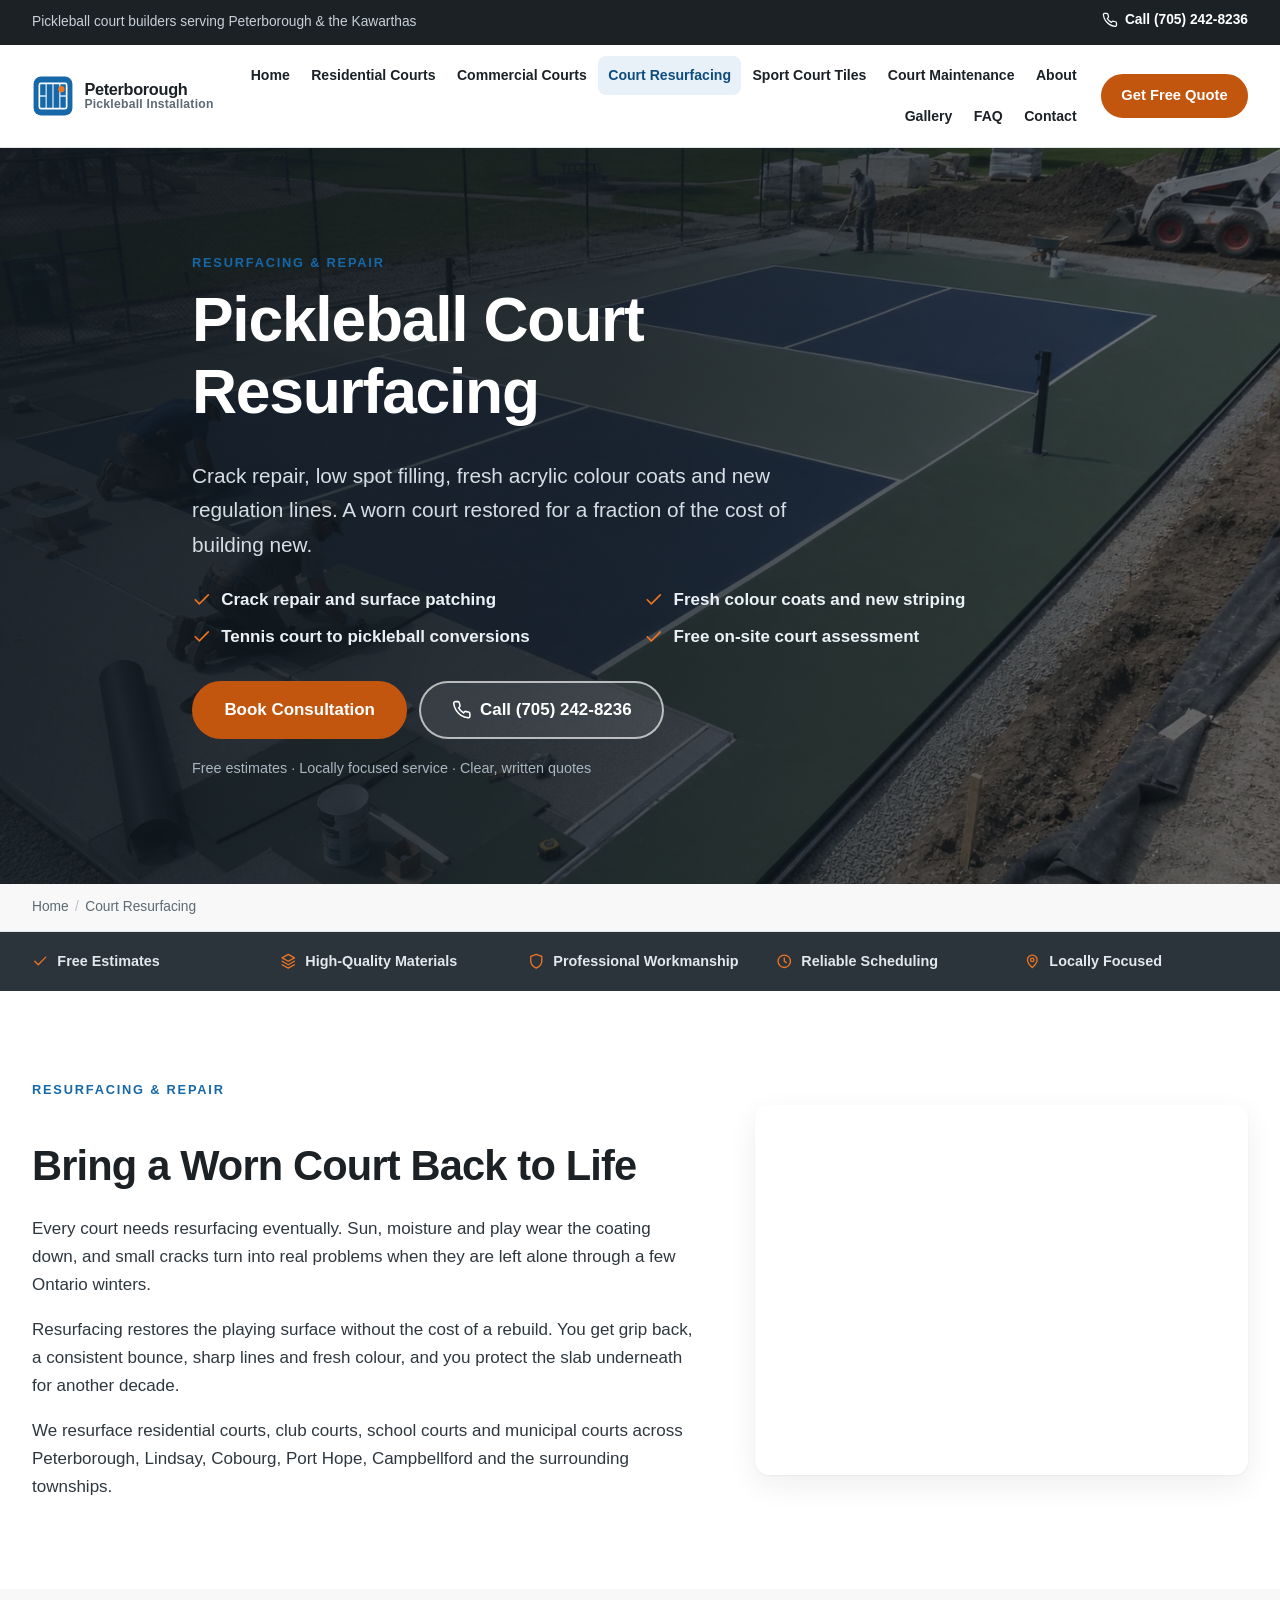
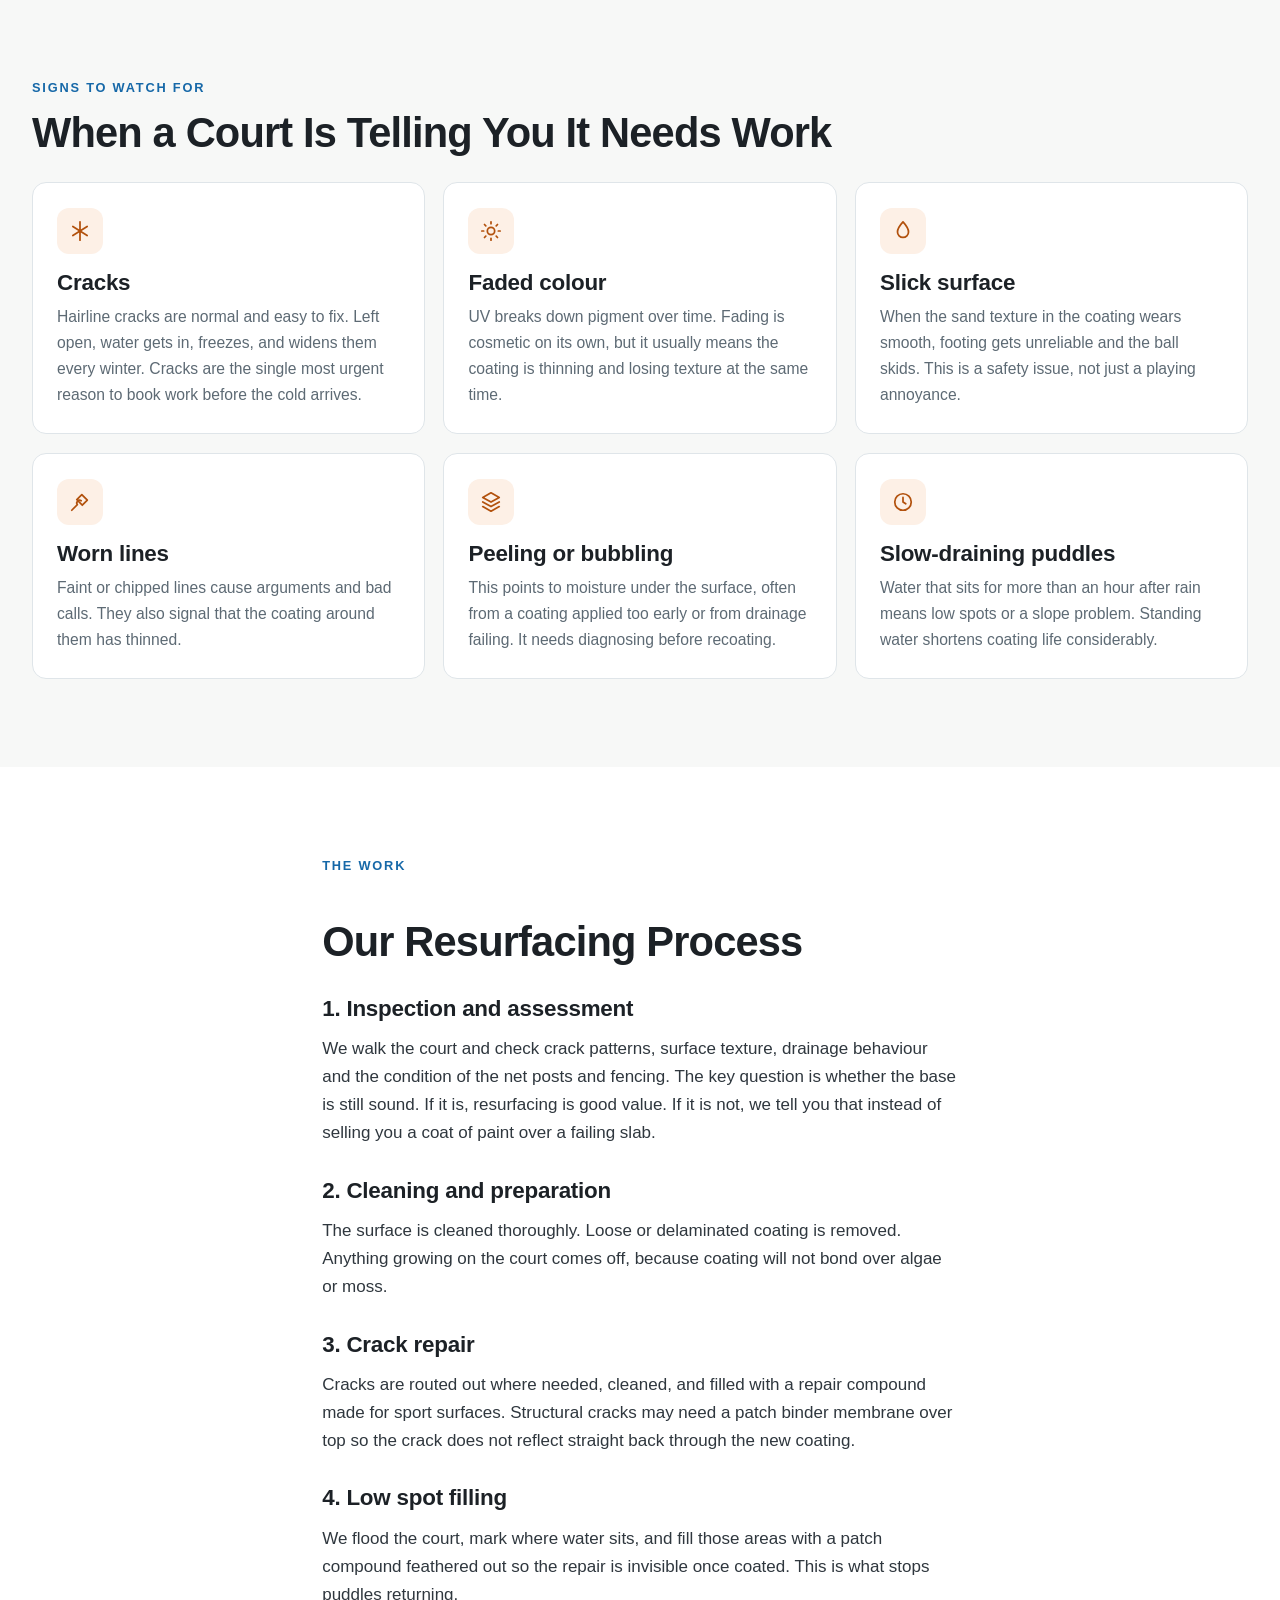
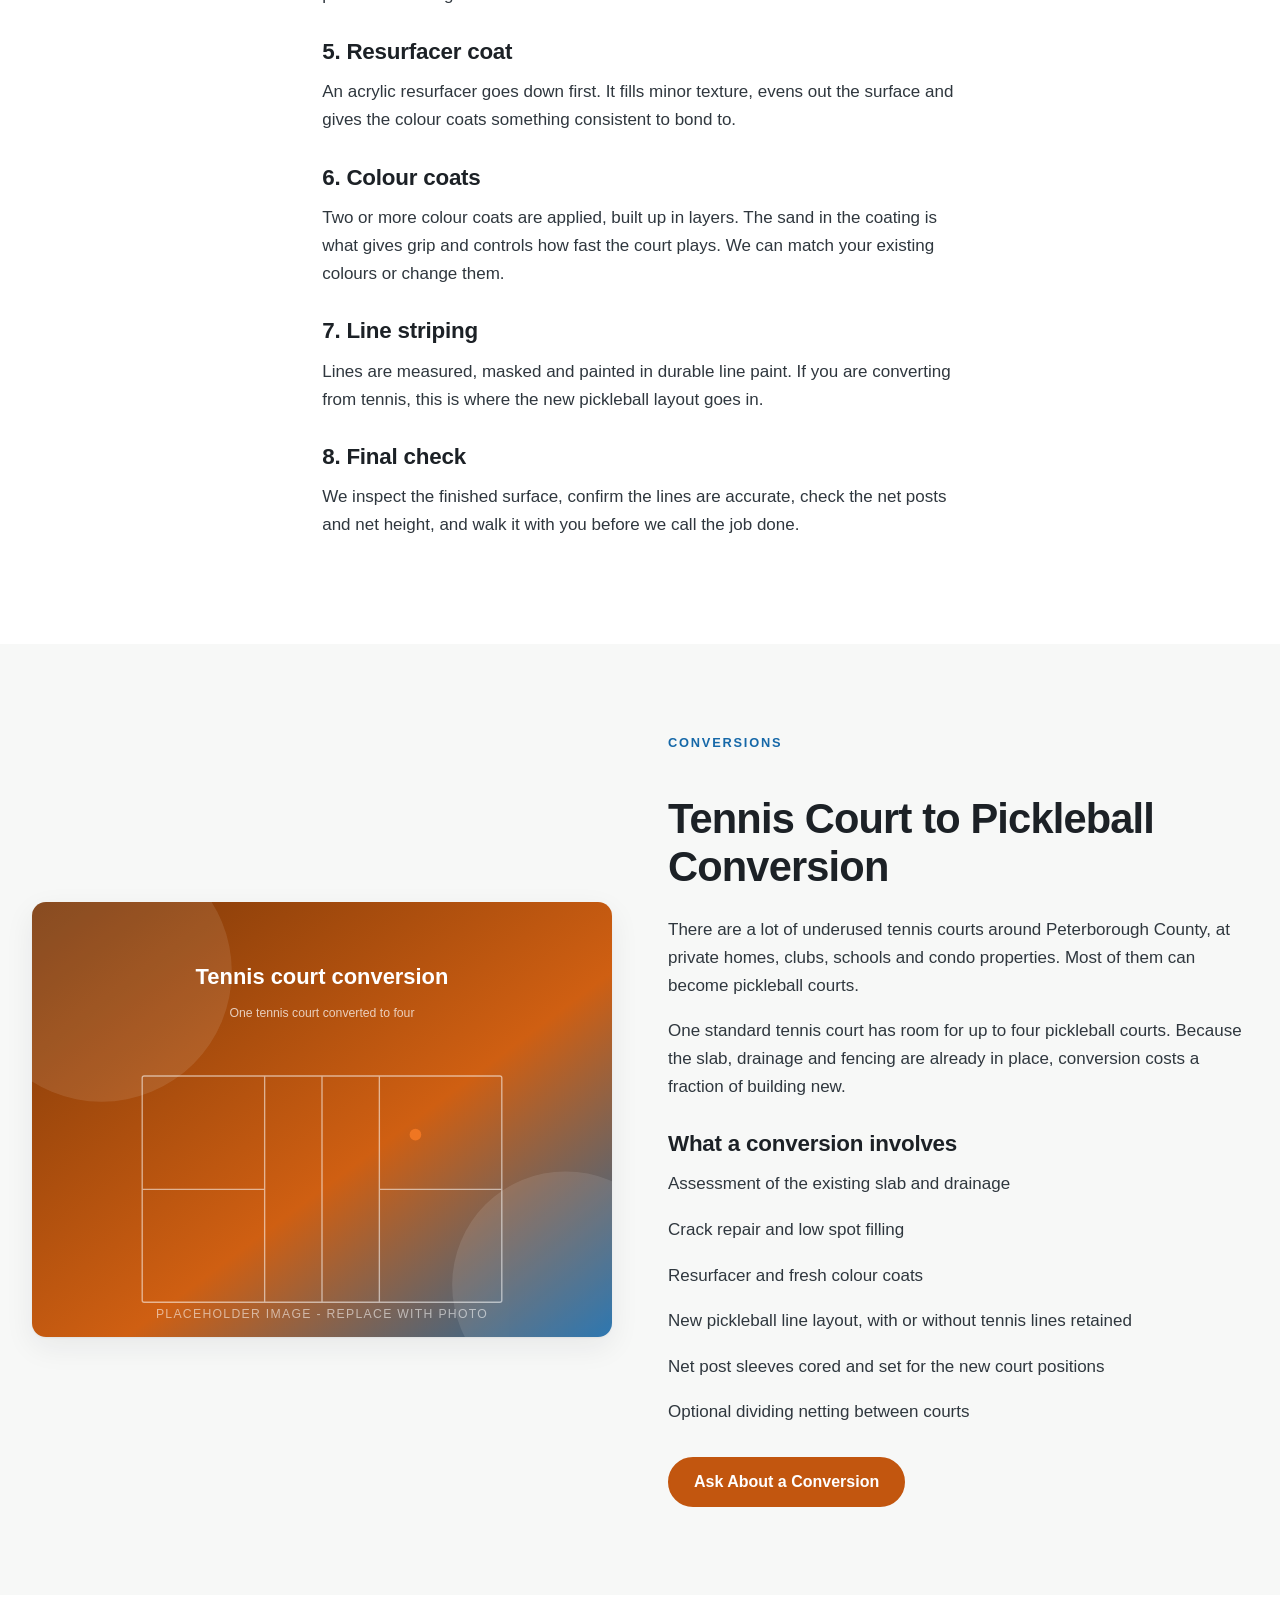
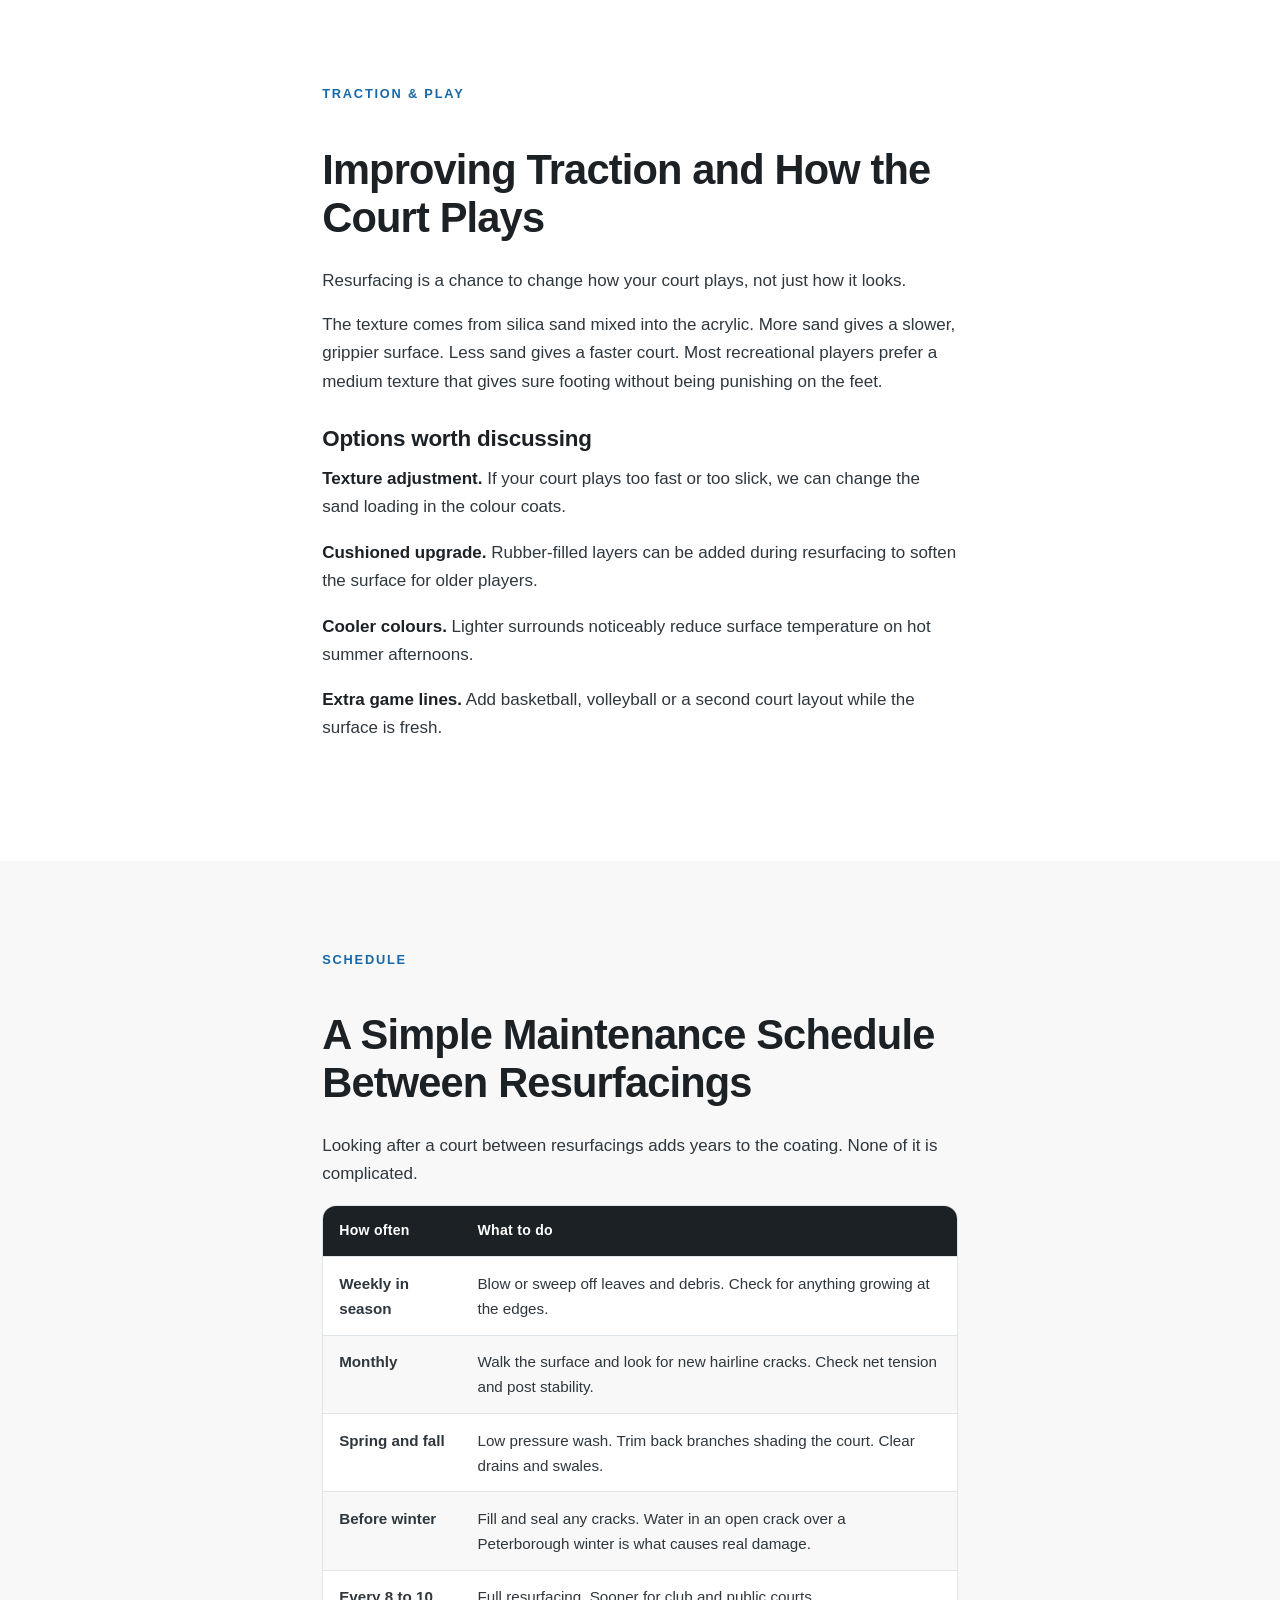
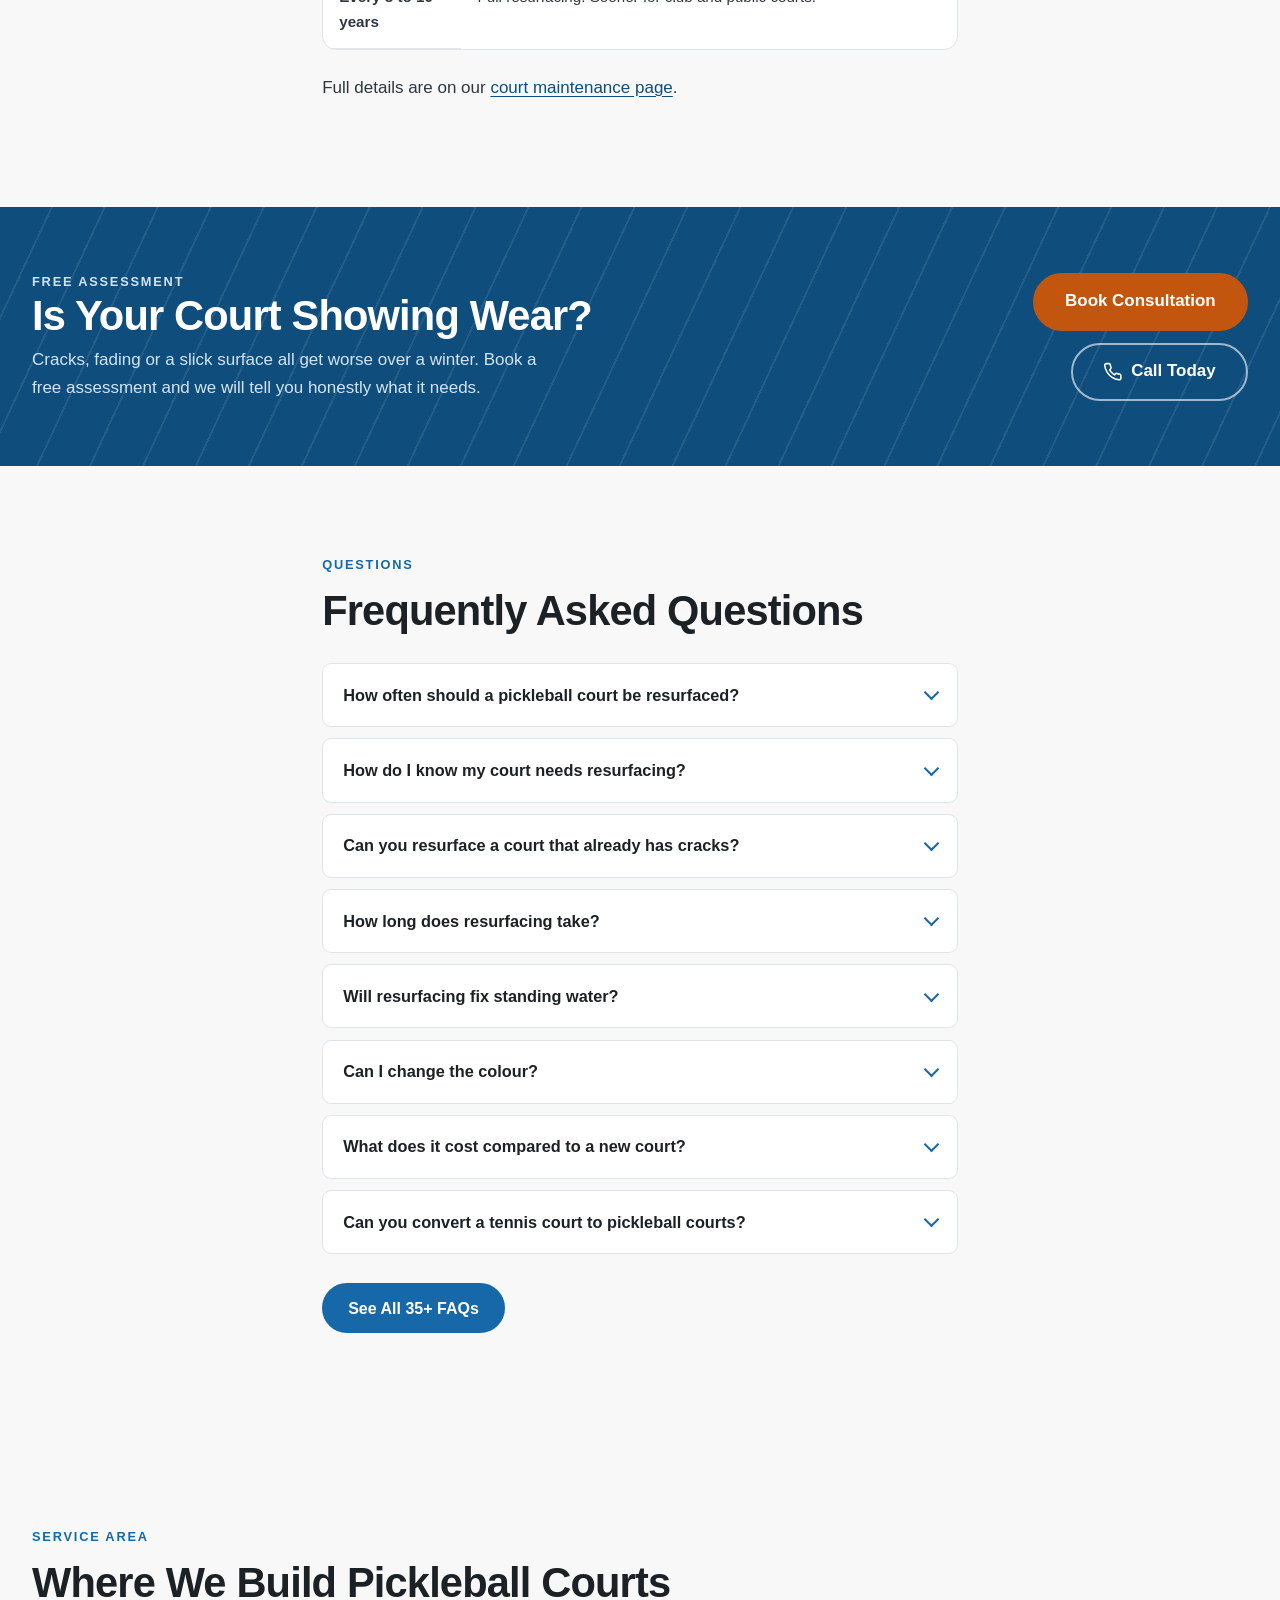
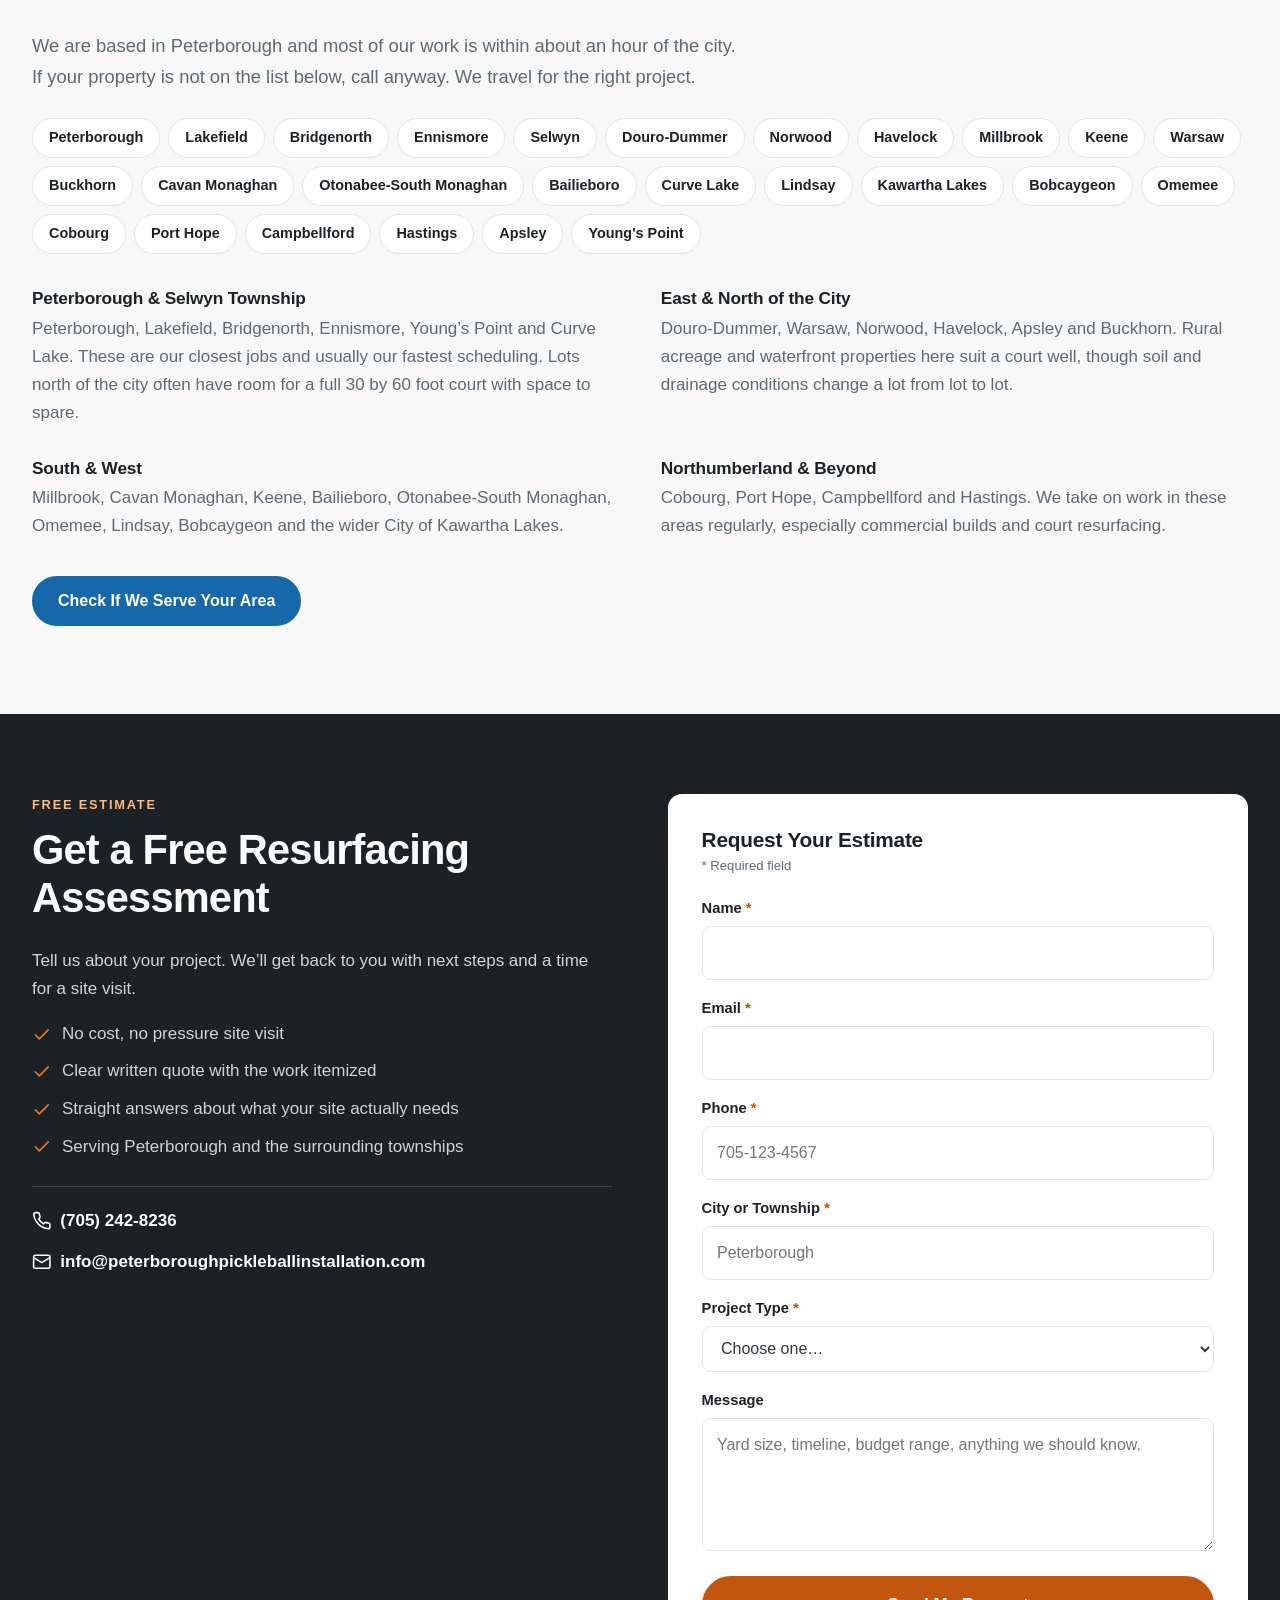
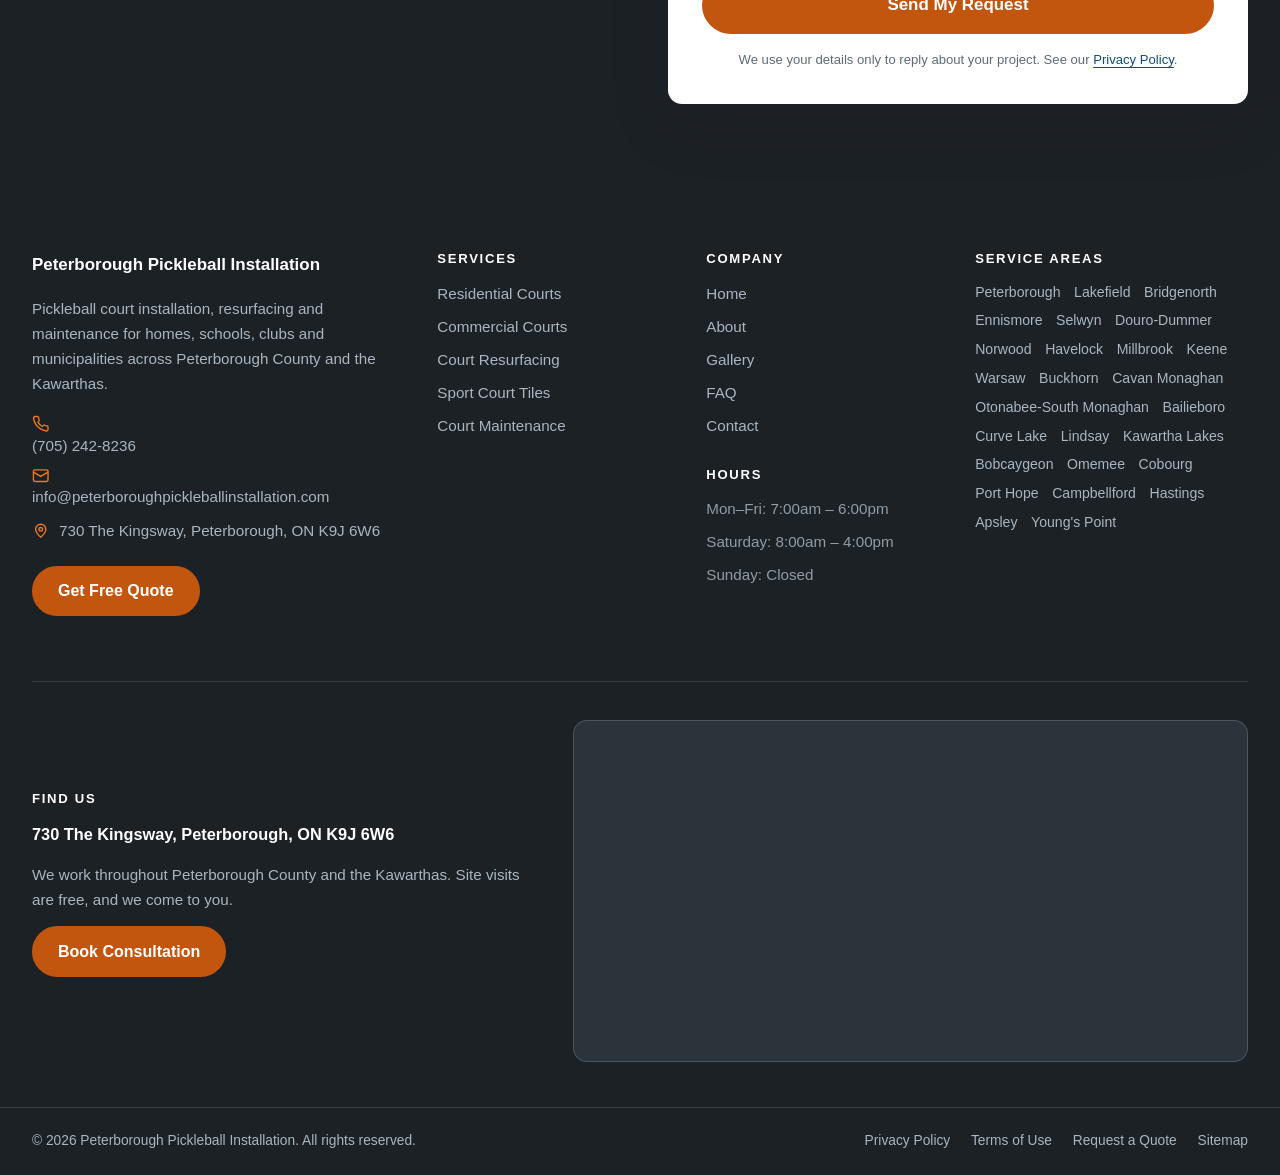
<file: pickleball-court-resurfacing.html>
<!DOCTYPE html>
<html lang="en-CA">
<head>
<meta charset="utf-8">
<meta name="viewport" content="width=device-width, initial-scale=1">
<title>Pickleball Court Resurfacing Peterborough, Ontario | Repairs &amp; Recoating</title>
<meta name="description" content="Pickleball court resurfacing in Peterborough, Ontario. Crack repair, recoating, line repainting and tennis court conversions. Free court assessment.">
<link rel="canonical" href="https://peterboroughpickleballinstallation.com/pickleball-court-resurfacing.html">
<meta name="robots" content="index, follow, max-image-preview:large">
<meta name="theme-color" content="#1c2126">
<meta name="geo.region" content="CA-ON">
<meta name="geo.placename" content="Peterborough, Ontario">

<meta property="og:type" content="website">
<meta property="og:site_name" content="Peterborough Pickleball Installation">
<meta property="og:locale" content="en_CA">
<meta property="og:title" content="Pickleball Court Resurfacing Peterborough, Ontario | Repairs &amp; Recoating">
<meta property="og:description" content="Pickleball court resurfacing in Peterborough, Ontario. Crack repair, recoating, line repainting and tennis court conversions. Free court assessment.">
<meta property="og:url" content="https://peterboroughpickleballinstallation.com/pickleball-court-resurfacing.html">
<meta property="og:image" content="https://peterboroughpickleballinstallation.com/images/hero-pickleball-court-resurfacing-crew.svg">
<meta name="twitter:card" content="summary_large_image">
<meta name="twitter:title" content="Pickleball Court Resurfacing Peterborough, Ontario | Repairs &amp; Recoating">
<meta name="twitter:description" content="Pickleball court resurfacing in Peterborough, Ontario. Crack repair, recoating, line repainting and tennis court conversions. Free court assessment.">
<meta name="twitter:image" content="https://peterboroughpickleballinstallation.com/images/hero-pickleball-court-resurfacing-crew.svg">

<link rel="icon" href="favicon.svg" type="image/svg+xml">
<link rel="apple-touch-icon" href="images/icon-apple-touch-pickleball-court.svg">
<link rel="manifest" href="site.webmanifest">
<link rel="preload" href="css/styles.css" as="style">
<link rel="stylesheet" href="css/styles.css">
<script type="application/ld+json">{"@context": "https://schema.org", "@type": "Service", "name": "Pickleball Court Resurfacing", "serviceType": "Pickleball Court Resurfacing", "description": "Pickleball and tennis court resurfacing, crack repair, recoating and line striping across Peterborough County.", "url": "https://peterboroughpickleballinstallation.com/pickleball-court-resurfacing.html", "provider": {"@id": "https://peterboroughpickleballinstallation.com/#business"}, "areaServed": [{"@type": "City", "name": "Peterborough"}, {"@type": "City", "name": "Lakefield"}, {"@type": "City", "name": "Bridgenorth"}, {"@type": "City", "name": "Ennismore"}, {"@type": "City", "name": "Selwyn"}, {"@type": "City", "name": "Douro-Dummer"}, {"@type": "City", "name": "Norwood"}, {"@type": "City", "name": "Havelock"}, {"@type": "City", "name": "Millbrook"}, {"@type": "City", "name": "Keene"}, {"@type": "City", "name": "Warsaw"}, {"@type": "City", "name": "Buckhorn"}]}</script><script type="application/ld+json">{"@context": "https://schema.org", "@type": "FAQPage", "mainEntity": [{"@type": "Question", "name": "How often should a pickleball court be resurfaced?", "acceptedAnswer": {"@type": "Answer", "text": "Most courts need resurfacing every eight to ten years. Heavily used public and club courts often need it closer to every five to eight years. Sun exposure, drainage and how well the court was built originally all change the number."}}, {"@type": "Question", "name": "How do I know my court needs resurfacing?", "acceptedAnswer": {"@type": "Answer", "text": "The usual signs are faded colour, a surface that feels slick underfoot, lines that have worn thin, small cracks spreading, or puddles that take a long time to clear after rain. If players are commenting that the ball skids or the footing feels off, the texture in the coating has worn away and it is time."}}, {"@type": "Question", "name": "Can you resurface a court that already has cracks?", "acceptedAnswer": {"@type": "Answer", "text": "Usually yes. We rout and fill cracks, patch low spots and repair the surface before coating. What matters is whether the cracking is cosmetic or structural. If the slab has failed underneath, coating over it just hides the problem for a season. We tell you honestly which situation you are in."}}, {"@type": "Question", "name": "How long does resurfacing take?", "acceptedAnswer": {"@type": "Answer", "text": "Most courts take about a week, sometimes a bit more if there are significant repairs. Each coat needs to dry before the next goes on, and the coatings need reasonable temperatures, so weather affects the schedule."}}, {"@type": "Question", "name": "Will resurfacing fix standing water?", "acceptedAnswer": {"@type": "Answer", "text": "It can fix minor low spots. We fill and feather them so water sheds properly. If the whole pad was poured at the wrong slope, resurfacing will not fix that. That needs regrading or a new pad, and we will say so rather than take the job."}}, {"@type": "Question", "name": "Can I change the colour?", "acceptedAnswer": {"@type": "Answer", "text": "Yes. Resurfacing is the ideal time to change your colour scheme, add a second set of game lines, or convert a tennis court layout to pickleball lines."}}, {"@type": "Question", "name": "What does it cost compared to a new court?", "acceptedAnswer": {"@type": "Answer", "text": "Resurfacing is a fraction of new construction because the expensive part, the excavation and the slab, is already there. The exact number depends on court size and how much repair work the surface needs first."}}, {"@type": "Question", "name": "Can you convert a tennis court to pickleball courts?", "acceptedAnswer": {"@type": "Answer", "text": "Yes. A standard tennis court usually fits up to four pickleball courts. We repair, resurface and stripe the new layout. It is one of the best value projects available to clubs, schools and condo boards."}}]}</script><script type="application/ld+json">{"@context": "https://schema.org", "@type": "BreadcrumbList", "itemListElement": [{"@type": "ListItem", "position": 1, "name": "Home", "item": "https://peterboroughpickleballinstallation.com/"}, {"@type": "ListItem", "position": 2, "name": "Court Resurfacing", "item": "https://peterboroughpickleballinstallation.com/pickleball-court-resurfacing.html"}]}</script>
</head>
<body>
<a class="skip-link" href="#main">Skip to main content</a>

<div class="topbar">
  <div class="wrap topbar__in">
    <p class="topbar__msg">Pickleball court builders serving Peterborough &amp; the Kawarthas</p>
    <p class="topbar__act"><a href="tel:+17052428236"><svg class="ic" viewBox="0 0 24 24" fill="none" stroke="currentColor" stroke-width="1.9" stroke-linecap="round" stroke-linejoin="round" aria-hidden="true" focusable="false"><path d="M22 16.9v3a2 2 0 0 1-2.2 2 19.8 19.8 0 0 1-8.6-3.1 19.5 19.5 0 0 1-6-6A19.8 19.8 0 0 1 2.1 4.2 2 2 0 0 1 4.1 2h3a2 2 0 0 1 2 1.7c.1 1 .3 1.9.7 2.8a2 2 0 0 1-.5 2.1L8.1 9.8a16 16 0 0 0 6 6l1.2-1.2a2 2 0 0 1 2.1-.5c.9.4 1.8.6 2.8.7a2 2 0 0 1 1.8 2.1z"/></svg><span>Call (705) 242-8236</span></a></p>
  </div>
</div>

<header class="site-head" id="siteHead">
  <div class="wrap site-head__in">
    <a class="brand" href="index.html" aria-label="Peterborough Pickleball Installation home">
      <span class="brand__mark" aria-hidden="true">
        <svg viewBox="0 0 40 40" fill="none" aria-hidden="true">
          <rect x="1.5" y="1.5" width="37" height="37" rx="7" fill="#1668a8"/>
          <rect x="7" y="8" width="26" height="24" rx="1.5" stroke="#ffffff" stroke-width="1.6"/>
          <path d="M20 8v24M13.5 8v24M26.5 8v24M7 20h6.5M26.5 20H33" stroke="#ffffff" stroke-width="1.2" opacity=".85"/>
          <circle cx="28" cy="13.5" r="3" fill="#ef7622"/>
        </svg>
      </span>
      <span class="brand__txt"><strong>Peterborough</strong><span>Pickleball Installation</span></span>
    </a>

    <button class="navtoggle" id="navToggle" aria-expanded="false" aria-controls="primaryNav">
      <span class="navtoggle__bars" aria-hidden="true"><i></i><i></i><i></i></span>
      <span class="navtoggle__label">Menu</span>
    </button>

    <nav class="nav" id="primaryNav" aria-label="Primary">
      <ul class="nav__list"><li><a href="index.html">Home</a></li><li><a href="residential-pickleball-court-installation.html">Residential Courts</a></li><li><a href="commercial-pickleball-court-installation.html">Commercial Courts</a></li><li><a href="pickleball-court-resurfacing.html" aria-current="page" class="is-active">Court Resurfacing</a></li><li><a href="sport-court-tile-installation.html">Sport Court Tiles</a></li><li><a href="pickleball-court-maintenance.html">Court Maintenance</a></li><li><a href="about.html">About</a></li><li><a href="gallery.html">Gallery</a></li><li><a href="faq.html">FAQ</a></li><li><a href="contact.html">Contact</a></li></ul>
      <div class="nav__cta">
        <a class="btn btn--ghost" href="tel:+17052428236"><svg class="ic" viewBox="0 0 24 24" fill="none" stroke="currentColor" stroke-width="1.9" stroke-linecap="round" stroke-linejoin="round" aria-hidden="true" focusable="false"><path d="M22 16.9v3a2 2 0 0 1-2.2 2 19.8 19.8 0 0 1-8.6-3.1 19.5 19.5 0 0 1-6-6A19.8 19.8 0 0 1 2.1 4.2 2 2 0 0 1 4.1 2h3a2 2 0 0 1 2 1.7c.1 1 .3 1.9.7 2.8a2 2 0 0 1-.5 2.1L8.1 9.8a16 16 0 0 0 6 6l1.2-1.2a2 2 0 0 1 2.1-.5c.9.4 1.8.6 2.8.7a2 2 0 0 1 1.8 2.1z"/></svg> Call Today</a>
        <a class="btn btn--orange" href="contact.html#quote">Get Free Quote</a>
      </div>
    </nav>
  </div>
</header>
<main id="main">

<section class="hero hero--blue">
  <div class="hero__media">
    <picture><source type="image/webp" sizes="100vw" srcset="images/pickleball-court-surfacing-crew-at-work-900.webp 900w, images/pickleball-court-surfacing-crew-at-work-1536.webp 1536w"><img src="images/pickleball-court-surfacing-crew-at-work-900.jpg" sizes="100vw" srcset="images/pickleball-court-surfacing-crew-at-work-900.jpg 900w, images/pickleball-court-surfacing-crew-at-work-1536.jpg 1536w" alt="Crew applying fresh surfacing to a pickleball court beside a completed blue and green court" width="1536" height="1024" fetchpriority="high" decoding="async"></picture>
  </div>
  <div class="wrap hero__in">
    <p class="eyebrow">Resurfacing &amp; Repair</p>
    <h1>Pickleball Court Resurfacing</h1>
    <p class="hero__sub">Crack repair, low spot filling, fresh acrylic colour coats and new regulation lines. A worn court restored for a fraction of the cost of building new.</p>
    <ul class="hero__pts"><li><svg class="ic" viewBox="0 0 24 24" fill="none" stroke="currentColor" stroke-width="1.9" stroke-linecap="round" stroke-linejoin="round" aria-hidden="true" focusable="false"><path d="M20 6 9 17l-5-5"/></svg><span>Crack repair and surface patching</span></li><li><svg class="ic" viewBox="0 0 24 24" fill="none" stroke="currentColor" stroke-width="1.9" stroke-linecap="round" stroke-linejoin="round" aria-hidden="true" focusable="false"><path d="M20 6 9 17l-5-5"/></svg><span>Fresh colour coats and new striping</span></li><li><svg class="ic" viewBox="0 0 24 24" fill="none" stroke="currentColor" stroke-width="1.9" stroke-linecap="round" stroke-linejoin="round" aria-hidden="true" focusable="false"><path d="M20 6 9 17l-5-5"/></svg><span>Tennis court to pickleball conversions</span></li><li><svg class="ic" viewBox="0 0 24 24" fill="none" stroke="currentColor" stroke-width="1.9" stroke-linecap="round" stroke-linejoin="round" aria-hidden="true" focusable="false"><path d="M20 6 9 17l-5-5"/></svg><span>Free on-site court assessment</span></li></ul>
    <p class="hero__btns">
      <a class="btn btn--orange btn--lg" href="contact.html#quote">Book Consultation</a>
      <a class="btn btn--outline btn--lg" href="tel:+17052428236"><svg class="ic" viewBox="0 0 24 24" fill="none" stroke="currentColor" stroke-width="1.9" stroke-linecap="round" stroke-linejoin="round" aria-hidden="true" focusable="false"><path d="M22 16.9v3a2 2 0 0 1-2.2 2 19.8 19.8 0 0 1-8.6-3.1 19.5 19.5 0 0 1-6-6A19.8 19.8 0 0 1 2.1 4.2 2 2 0 0 1 4.1 2h3a2 2 0 0 1 2 1.7c.1 1 .3 1.9.7 2.8a2 2 0 0 1-.5 2.1L8.1 9.8a16 16 0 0 0 6 6l1.2-1.2a2 2 0 0 1 2.1-.5c.9.4 1.8.6 2.8.7a2 2 0 0 1 1.8 2.1z"/></svg> Call (705) 242-8236</a>
    </p>
    <p class="hero__note">Free estimates &middot; Locally focused service &middot; Clear, written quotes</p>
  </div>
</section>
<nav class="crumbs" aria-label="Breadcrumb"><div class="wrap"><ol><li><a href="index.html">Home</a></li><li aria-current="page">Court Resurfacing</li></ol></div></nav><section class="trustbar" aria-label="What we stand for"><div class="wrap"><ul><li><svg class="ic" viewBox="0 0 24 24" fill="none" stroke="currentColor" stroke-width="1.9" stroke-linecap="round" stroke-linejoin="round" aria-hidden="true" focusable="false"><path d="M20 6 9 17l-5-5"/></svg><span>Free Estimates</span></li><li><svg class="ic" viewBox="0 0 24 24" fill="none" stroke="currentColor" stroke-width="1.9" stroke-linecap="round" stroke-linejoin="round" aria-hidden="true" focusable="false"><path d="m12 2 9 5-9 5-9-5z"/><path d="m3 12 9 5 9-5"/><path d="m3 17 9 5 9-5"/></svg><span>High-Quality Materials</span></li><li><svg class="ic" viewBox="0 0 24 24" fill="none" stroke="currentColor" stroke-width="1.9" stroke-linecap="round" stroke-linejoin="round" aria-hidden="true" focusable="false"><path d="M12 22s8-4 8-10V5l-8-3-8 3v7c0 6 8 10 8 10z"/></svg><span>Professional Workmanship</span></li><li><svg class="ic" viewBox="0 0 24 24" fill="none" stroke="currentColor" stroke-width="1.9" stroke-linecap="round" stroke-linejoin="round" aria-hidden="true" focusable="false"><circle cx="12" cy="12" r="9"/><path d="M12 7v5l3 2"/></svg><span>Reliable Scheduling</span></li><li><svg class="ic" viewBox="0 0 24 24" fill="none" stroke="currentColor" stroke-width="1.9" stroke-linecap="round" stroke-linejoin="round" aria-hidden="true" focusable="false"><path d="M12 21s7-6.3 7-11a7 7 0 1 0-14 0c0 4.7 7 11 7 11z"/><circle cx="12" cy="10" r="2.5"/></svg><span>Locally Focused</span></li></ul></div></section>
<section class="sec" aria-labelledby="s1">
  <div class="wrap split split--wide-left">
    <div class="split__body prose">
      <p class="eyebrow">Resurfacing &amp; Repair</p>
      <h2 id="s1">Bring a Worn Court Back to Life</h2>
      <p>Every court needs resurfacing eventually. Sun, moisture and play wear the coating down,
         and small cracks turn into real problems when they are left alone through a few Ontario
         winters.</p>
      <p>Resurfacing restores the playing surface without the cost of a rebuild. You get grip back,
         a consistent bounce, sharp lines and fresh colour, and you protect the slab underneath for
         another decade.</p>
      <p>We resurface residential courts, club courts, school courts and municipal courts across
         Peterborough, Lindsay, Cobourg, Port Hope, Campbellford and the surrounding townships.</p>
    </div>
    <div class="split__media">
<picture><source type="image/webp" sizes="(min-width: 900px) 50vw, 100vw" srcset="images/pickleball-court-surfacing-crew-at-work-900.webp 900w, images/pickleball-court-surfacing-crew-at-work-1536.webp 1536w"><img src="images/pickleball-court-surfacing-crew-at-work-900.jpg" sizes="(min-width: 900px) 50vw, 100vw" srcset="images/pickleball-court-surfacing-crew-at-work-900.jpg 900w, images/pickleball-court-surfacing-crew-at-work-1536.jpg 1536w" alt="Crew applying fresh acrylic surfacing next to a completed blue and green pickleball court" width="1448" height="1086" loading="lazy" decoding="async"></picture>
    </div>
  </div>
</section>

<section class="sec sec--tint" aria-labelledby="s2">
  <div class="wrap">
    <p class="eyebrow">Signs to Watch For</p>
    <h2 id="s2">When a Court Is Telling You It Needs Work</h2>
    <ul class="grid grid--3">
      <li class="card card--orange"><span class="card__ic"><svg class="ic" viewBox="0 0 24 24" fill="none" stroke="currentColor" stroke-width="1.9" stroke-linecap="round" stroke-linejoin="round" aria-hidden="true" focusable="false"><path d="M12 2v20M4.2 7 19.8 17M19.8 7 4.2 17"/></svg></span>
        <h3>Cracks</h3>
        <div class="card__b"><p>Hairline cracks are normal and easy to fix. Left open, water gets
          in, freezes, and widens them every winter. Cracks are the single most urgent reason to
          book work before the cold arrives.</p></div></li>
      <li class="card card--orange"><span class="card__ic"><svg class="ic" viewBox="0 0 24 24" fill="none" stroke="currentColor" stroke-width="1.9" stroke-linecap="round" stroke-linejoin="round" aria-hidden="true" focusable="false"><circle cx="12" cy="12" r="4"/><path d="M12 2v2M12 20v2M4.9 4.9l1.4 1.4M17.7 17.7l1.4 1.4M2 12h2M20 12h2M4.9 19.1l1.4-1.4M17.7 6.3l1.4-1.4"/></svg></span>
        <h3>Faded colour</h3>
        <div class="card__b"><p>UV breaks down pigment over time. Fading is cosmetic on its own,
          but it usually means the coating is thinning and losing texture at the same time.</p></div></li>
      <li class="card card--orange"><span class="card__ic"><svg class="ic" viewBox="0 0 24 24" fill="none" stroke="currentColor" stroke-width="1.9" stroke-linecap="round" stroke-linejoin="round" aria-hidden="true" focusable="false"><path d="M12 2s6 6.5 6 11a6 6 0 0 1-12 0c0-4.5 6-11 6-11z"/></svg></span>
        <h3>Slick surface</h3>
        <div class="card__b"><p>When the sand texture in the coating wears smooth, footing gets
          unreliable and the ball skids. This is a safety issue, not just a playing
          annoyance.</p></div></li>
      <li class="card card--orange"><span class="card__ic"><svg class="ic" viewBox="0 0 24 24" fill="none" stroke="currentColor" stroke-width="1.9" stroke-linecap="round" stroke-linejoin="round" aria-hidden="true" focusable="false"><path d="M9.1 14.9 3 21m6.1-6.1a3 3 0 0 1 4.2-4.2M14 4l6 6-5.5 5.5-6-6z"/></svg></span>
        <h3>Worn lines</h3>
        <div class="card__b"><p>Faint or chipped lines cause arguments and bad calls. They also
          signal that the coating around them has thinned.</p></div></li>
      <li class="card card--orange"><span class="card__ic"><svg class="ic" viewBox="0 0 24 24" fill="none" stroke="currentColor" stroke-width="1.9" stroke-linecap="round" stroke-linejoin="round" aria-hidden="true" focusable="false"><path d="m12 2 9 5-9 5-9-5z"/><path d="m3 12 9 5 9-5"/><path d="m3 17 9 5 9-5"/></svg></span>
        <h3>Peeling or bubbling</h3>
        <div class="card__b"><p>This points to moisture under the surface, often from a coating
          applied too early or from drainage failing. It needs diagnosing before recoating.</p></div></li>
      <li class="card card--orange"><span class="card__ic"><svg class="ic" viewBox="0 0 24 24" fill="none" stroke="currentColor" stroke-width="1.9" stroke-linecap="round" stroke-linejoin="round" aria-hidden="true" focusable="false"><circle cx="12" cy="12" r="9"/><path d="M12 7v5l3 2"/></svg></span>
        <h3>Slow-draining puddles</h3>
        <div class="card__b"><p>Water that sits for more than an hour after rain means low spots
          or a slope problem. Standing water shortens coating life considerably.</p></div></li>
    </ul>
  </div>
</section>

<section class="sec" aria-labelledby="s3">
  <div class="wrap prose narrow">
    <p class="eyebrow">The Work</p>
    <h2 id="s3">Our Resurfacing Process</h2>

    <h3>1. Inspection and assessment</h3>
    <p>We walk the court and check crack patterns, surface texture, drainage behaviour and the
       condition of the net posts and fencing. The key question is whether the base is still sound.
       If it is, resurfacing is good value. If it is not, we tell you that instead of selling you a
       coat of paint over a failing slab.</p>

    <h3>2. Cleaning and preparation</h3>
    <p>The surface is cleaned thoroughly. Loose or delaminated coating is removed. Anything growing
       on the court comes off, because coating will not bond over algae or moss.</p>

    <h3>3. Crack repair</h3>
    <p>Cracks are routed out where needed, cleaned, and filled with a repair compound made for
       sport surfaces. Structural cracks may need a patch binder membrane over top so the crack
       does not reflect straight back through the new coating.</p>

    <h3>4. Low spot filling</h3>
    <p>We flood the court, mark where water sits, and fill those areas with a patch compound
       feathered out so the repair is invisible once coated. This is what stops puddles returning.</p>

    <h3>5. Resurfacer coat</h3>
    <p>An acrylic resurfacer goes down first. It fills minor texture, evens out the surface and
       gives the colour coats something consistent to bond to.</p>

    <h3>6. Colour coats</h3>
    <p>Two or more colour coats are applied, built up in layers. The sand in the coating is what
       gives grip and controls how fast the court plays. We can match your existing colours or
       change them.</p>

    <h3>7. Line striping</h3>
    <p>Lines are measured, masked and painted in durable line paint. If you are converting from
       tennis, this is where the new pickleball layout goes in.</p>

    <h3>8. Final check</h3>
    <p>We inspect the finished surface, confirm the lines are accurate, check the net posts and net
       height, and walk it with you before we call the job done.</p>
  </div>
</section>

<section class="sec sec--tint" aria-labelledby="s4">
  <div class="wrap split split--flip">
    <div class="split__media">
      <img src="images/tennis-court-conversion-to-pickleball-courts.svg"
           alt="Old tennis court being converted into four pickleball courts with new line striping"
           width="900" height="675" loading="lazy" decoding="async">
    </div>
    <div class="split__body prose">
      <p class="eyebrow">Conversions</p>
      <h2 id="s4">Tennis Court to Pickleball Conversion</h2>
      <p>There are a lot of underused tennis courts around Peterborough County, at private homes,
         clubs, schools and condo properties. Most of them can become pickleball courts.</p>
      <p>One standard tennis court has room for up to four pickleball courts. Because the slab,
         drainage and fencing are already in place, conversion costs a fraction of building new.</p>
      <h3>What a conversion involves</h3>
      <ul class="tick tick--orange">
        <li><span>Assessment of the existing slab and drainage</span></li>
        <li><span>Crack repair and low spot filling</span></li>
        <li><span>Resurfacer and fresh colour coats</span></li>
        <li><span>New pickleball line layout, with or without tennis lines retained</span></li>
        <li><span>Net post sleeves cored and set for the new court positions</span></li>
        <li><span>Optional dividing netting between courts</span></li>
      </ul>
      <p><a class="btn btn--orange" href="contact.html#quote">Ask About a Conversion</a></p>
    </div>
  </div>
</section>

<section class="sec" aria-labelledby="s5">
  <div class="wrap prose narrow">
    <p class="eyebrow">Traction &amp; Play</p>
    <h2 id="s5">Improving Traction and How the Court Plays</h2>
    <p>Resurfacing is a chance to change how your court plays, not just how it looks.</p>
    <p>The texture comes from silica sand mixed into the acrylic. More sand gives a slower, grippier
       surface. Less sand gives a faster court. Most recreational players prefer a medium texture
       that gives sure footing without being punishing on the feet.</p>
    <h3>Options worth discussing</h3>
    <ul class="tick tick--blue">
      <li><span><strong>Texture adjustment.</strong> If your court plays too fast or too slick,
          we can change the sand loading in the colour coats.</span></li>
      <li><span><strong>Cushioned upgrade.</strong> Rubber-filled layers can be added during
          resurfacing to soften the surface for older players.</span></li>
      <li><span><strong>Cooler colours.</strong> Lighter surrounds noticeably reduce surface
          temperature on hot summer afternoons.</span></li>
      <li><span><strong>Extra game lines.</strong> Add basketball, volleyball or a second court
          layout while the surface is fresh.</span></li>
    </ul>
  </div>
</section>

<section class="sec sec--tint" aria-labelledby="s6">
  <div class="wrap prose narrow">
    <p class="eyebrow">Schedule</p>
    <h2 id="s6">A Simple Maintenance Schedule Between Resurfacings</h2>
    <p>Looking after a court between resurfacings adds years to the coating. None of it is
       complicated.</p>
    <div class="tablewrap">
      <table class="tbl">
        <caption class="sr-only">Recommended pickleball court maintenance schedule</caption>
        <thead><tr><th scope="col">How often</th><th scope="col">What to do</th></tr></thead>
        <tbody>
          <tr><th scope="row">Weekly in season</th><td>Blow or sweep off leaves and debris. Check for anything growing at the edges.</td></tr>
          <tr><th scope="row">Monthly</th><td>Walk the surface and look for new hairline cracks. Check net tension and post stability.</td></tr>
          <tr><th scope="row">Spring and fall</th><td>Low pressure wash. Trim back branches shading the court. Clear drains and swales.</td></tr>
          <tr><th scope="row">Before winter</th><td>Fill and seal any cracks. Water in an open crack over a Peterborough winter is what causes real damage.</td></tr>
          <tr><th scope="row">Every 8 to 10 years</th><td>Full resurfacing. Sooner for club and public courts.</td></tr>
        </tbody>
      </table>
    </div>
    <p>Full details are on our <a href="pickleball-court-maintenance.html">court maintenance page</a>.</p>
  </div>
</section>

<section class="ctaband">
  <div class="wrap ctaband__in">
    <div>
      <p class="eyebrow eyebrow--light">Free Assessment</p>
      <h2>Is Your Court Showing Wear?</h2>
      <p>Cracks, fading or a slick surface all get worse over a winter. Book a free assessment and we will tell you honestly what it needs.</p>
    </div>
    <p class="ctaband__btns">
      <a class="btn btn--orange btn--lg" href="contact.html#quote">Book Consultation</a>
      <a class="btn btn--outline-light btn--lg" href="tel:+17052428236"><svg class="ic" viewBox="0 0 24 24" fill="none" stroke="currentColor" stroke-width="1.9" stroke-linecap="round" stroke-linejoin="round" aria-hidden="true" focusable="false"><path d="M22 16.9v3a2 2 0 0 1-2.2 2 19.8 19.8 0 0 1-8.6-3.1 19.5 19.5 0 0 1-6-6A19.8 19.8 0 0 1 2.1 4.2 2 2 0 0 1 4.1 2h3a2 2 0 0 1 2 1.7c.1 1 .3 1.9.7 2.8a2 2 0 0 1-.5 2.1L8.1 9.8a16 16 0 0 0 6 6l1.2-1.2a2 2 0 0 1 2.1-.5c.9.4 1.8.6 2.8.7a2 2 0 0 1 1.8 2.1z"/></svg> Call Today</a>
    </p>
  </div>
</section>

<section class="sec sec--tint" aria-labelledby="pfaq-h">
  <div class="wrap narrow">
    <p class="eyebrow">Questions</p>
    <h2 id="pfaq-h">Frequently Asked Questions</h2><div class="faqs"><details class="faq"><summary><span>How often should a pickleball court be resurfaced?</span></summary><div class="faq__a"><p>Most courts need resurfacing every eight to ten years. Heavily used public and club courts often need it closer to every five to eight years. Sun exposure, drainage and how well the court was built originally all change the number.</p></div></details><details class="faq"><summary><span>How do I know my court needs resurfacing?</span></summary><div class="faq__a"><p>The usual signs are faded colour, a surface that feels slick underfoot, lines that have worn thin, small cracks spreading, or puddles that take a long time to clear after rain.</p><p>If players are commenting that the ball skids or the footing feels off, the texture in the coating has worn away and it is time.</p></div></details><details class="faq"><summary><span>Can you resurface a court that already has cracks?</span></summary><div class="faq__a"><p>Usually yes. We rout and fill cracks, patch low spots and repair the surface before coating. What matters is whether the cracking is cosmetic or structural.</p><p>If the slab has failed underneath, coating over it just hides the problem for a season. We tell you honestly which situation you are in.</p></div></details><details class="faq"><summary><span>How long does resurfacing take?</span></summary><div class="faq__a"><p>Most courts take about a week, sometimes a bit more if there are significant repairs. Each coat needs to dry before the next goes on, and the coatings need reasonable temperatures, so weather affects the schedule.</p></div></details><details class="faq"><summary><span>Will resurfacing fix standing water?</span></summary><div class="faq__a"><p>It can fix minor low spots. We fill and feather them so water sheds properly. If the whole pad was poured at the wrong slope, resurfacing will not fix that. That needs regrading or a new pad, and we will say so rather than take the job.</p></div></details><details class="faq"><summary><span>Can I change the colour?</span></summary><div class="faq__a"><p>Yes. Resurfacing is the ideal time to change your colour scheme, add a second set of game lines, or convert a tennis court layout to pickleball lines.</p></div></details><details class="faq"><summary><span>What does it cost compared to a new court?</span></summary><div class="faq__a"><p>Resurfacing is a fraction of new construction because the expensive part, the excavation and the slab, is already there. The exact number depends on court size and how much repair work the surface needs first.</p></div></details><details class="faq"><summary><span>Can you convert a tennis court to pickleball courts?</span></summary><div class="faq__a"><p>Yes. A standard tennis court usually fits up to four pickleball courts. We repair, resurface and stripe the new layout. It is one of the best value projects available to clubs, schools and condo boards.</p></div></details></div>
    <p style="margin-top:1.8rem"><a class="btn btn--blue" href="faq.html">See All 35+ FAQs</a></p>
  </div>
</section>

<section class="sec sec--tint areas" aria-labelledby="areas-h">
  <div class="wrap">
    <p class="eyebrow">Service Area</p>
    <h2 id="areas-h">Where We Build Pickleball Courts</h2>
    <p class="lede">We are based in Peterborough and most of our work is within about an hour of the city. If your property is not on the list below, call anyway. We travel for the right project.</p>
    <ul class="chips"><li>Peterborough</li><li>Lakefield</li><li>Bridgenorth</li><li>Ennismore</li><li>Selwyn</li><li>Douro-Dummer</li><li>Norwood</li><li>Havelock</li><li>Millbrook</li><li>Keene</li><li>Warsaw</li><li>Buckhorn</li><li>Cavan Monaghan</li><li>Otonabee-South Monaghan</li><li>Bailieboro</li><li>Curve Lake</li><li>Lindsay</li><li>Kawartha Lakes</li><li>Bobcaygeon</li><li>Omemee</li><li>Cobourg</li><li>Port Hope</li><li>Campbellford</li><li>Hastings</li><li>Apsley</li><li>Young's Point</li></ul>
    <div class="areas__cols">
      <div>
        <h3>Peterborough &amp; Selwyn Township</h3>
        <p>Peterborough, Lakefield, Bridgenorth, Ennismore, Young&rsquo;s Point and Curve Lake.
           These are our closest jobs and usually our fastest scheduling. Lots north of the city
           often have room for a full 30 by 60 foot court with space to spare.</p>
      </div>
      <div>
        <h3>East &amp; North of the City</h3>
        <p>Douro-Dummer, Warsaw, Norwood, Havelock, Apsley and Buckhorn. Rural acreage and
           waterfront properties here suit a court well, though soil and drainage conditions
           change a lot from lot to lot.</p>
      </div>
      <div>
        <h3>South &amp; West</h3>
        <p>Millbrook, Cavan Monaghan, Keene, Bailieboro, Otonabee-South Monaghan, Omemee,
           Lindsay, Bobcaygeon and the wider City of Kawartha Lakes.</p>
      </div>
      <div>
        <h3>Northumberland &amp; Beyond</h3>
        <p>Cobourg, Port Hope, Campbellford and Hastings. We take on work in these areas
           regularly, especially commercial builds and court resurfacing.</p>
      </div>
    </div>
    <p class="areas__cta"><a class="btn btn--blue" href="contact.html#quote">Check If We Serve Your Area</a></p>
  </div>
</section>

<section class="formsec" id="quote">
  <div class="wrap formsec__in">
    <div class="formsec__copy">
      <p class="eyebrow">Free Estimate</p>
      <h2>Get a Free Resurfacing Assessment</h2>
      <p>Tell us about your project. We&rsquo;ll get back to you with next steps and a time for a site visit.</p>
      <ul class="tick">
        <li><svg class="ic" viewBox="0 0 24 24" fill="none" stroke="currentColor" stroke-width="1.9" stroke-linecap="round" stroke-linejoin="round" aria-hidden="true" focusable="false"><path d="M20 6 9 17l-5-5"/></svg><span>No cost, no pressure site visit</span></li>
        <li><svg class="ic" viewBox="0 0 24 24" fill="none" stroke="currentColor" stroke-width="1.9" stroke-linecap="round" stroke-linejoin="round" aria-hidden="true" focusable="false"><path d="M20 6 9 17l-5-5"/></svg><span>Clear written quote with the work itemized</span></li>
        <li><svg class="ic" viewBox="0 0 24 24" fill="none" stroke="currentColor" stroke-width="1.9" stroke-linecap="round" stroke-linejoin="round" aria-hidden="true" focusable="false"><path d="M20 6 9 17l-5-5"/></svg><span>Straight answers about what your site actually needs</span></li>
        <li><svg class="ic" viewBox="0 0 24 24" fill="none" stroke="currentColor" stroke-width="1.9" stroke-linecap="round" stroke-linejoin="round" aria-hidden="true" focusable="false"><path d="M20 6 9 17l-5-5"/></svg><span>Serving Peterborough and the surrounding townships</span></li>
      </ul>
      <div class="formsec__contact">
        <p><a href="tel:+17052428236"><svg class="ic" viewBox="0 0 24 24" fill="none" stroke="currentColor" stroke-width="1.9" stroke-linecap="round" stroke-linejoin="round" aria-hidden="true" focusable="false"><path d="M22 16.9v3a2 2 0 0 1-2.2 2 19.8 19.8 0 0 1-8.6-3.1 19.5 19.5 0 0 1-6-6A19.8 19.8 0 0 1 2.1 4.2 2 2 0 0 1 4.1 2h3a2 2 0 0 1 2 1.7c.1 1 .3 1.9.7 2.8a2 2 0 0 1-.5 2.1L8.1 9.8a16 16 0 0 0 6 6l1.2-1.2a2 2 0 0 1 2.1-.5c.9.4 1.8.6 2.8.7a2 2 0 0 1 1.8 2.1z"/></svg><span>(705) 242-8236</span></a></p>
        <p><a href="mailto:info@peterboroughpickleballinstallation.com"><svg class="ic" viewBox="0 0 24 24" fill="none" stroke="currentColor" stroke-width="1.9" stroke-linecap="round" stroke-linejoin="round" aria-hidden="true" focusable="false"><rect x="2" y="4" width="20" height="16" rx="2"/><path d="m2 7 10 6 10-6"/></svg><span>info@peterboroughpickleballinstallation.com</span></a></p>
      </div>
    </div>

    <form class="qform" id="qform-pickleball-cou" novalidate
          action="https://script.google.com/macros/s/AKfycbyM6G4LwvbWw0yMhTlWZaEWwhm0OVYde_JaOD9fSqZWCO3MRmIwvQz4mmemFH8_fPkKzA/exec" method="POST">
      <h3 class="qform__h">Request Your Estimate</h3>
      <p class="qform__req"><span aria-hidden="true">*</span> Required field</p>

      <div class="field">
        <label for="name-pickleball-cou">Name <span class="req" aria-hidden="true">*</span></label>
        <input type="text" id="name-pickleball-cou" name="name" autocomplete="name" required
               aria-describedby="name-pickleball-cou-err">
        <p class="err" id="name-pickleball-cou-err" role="alert" hidden>Please enter your name.</p>
      </div>

      <div class="field">
        <label for="email-pickleball-cou">Email <span class="req" aria-hidden="true">*</span></label>
        <input type="email" id="email-pickleball-cou" name="email" autocomplete="email" required
               aria-describedby="email-pickleball-cou-err">
        <p class="err" id="email-pickleball-cou-err" role="alert" hidden>Please enter a valid email address.</p>
      </div>

      <div class="field">
        <label for="phone-pickleball-cou">Phone <span class="req" aria-hidden="true">*</span></label>
        <input type="tel" id="phone-pickleball-cou" name="phone" autocomplete="tel" required
               aria-describedby="phone-pickleball-cou-err" placeholder="705-123-4567">
        <p class="err" id="phone-pickleball-cou-err" role="alert" hidden>Please enter a phone number we can reach you at.</p>
      </div>

      <div class="field">
        <label for="city-pickleball-cou">City or Township <span class="req" aria-hidden="true">*</span></label>
        <input type="text" id="city-pickleball-cou" name="city" autocomplete="address-level2" required
               list="cities-pickleball-cou" aria-describedby="city-pickleball-cou-err" placeholder="Peterborough">
        <datalist id="cities-pickleball-cou"><option value="Peterborough"></option><option value="Lakefield"></option><option value="Bridgenorth"></option><option value="Ennismore"></option><option value="Selwyn"></option><option value="Douro-Dummer"></option><option value="Norwood"></option><option value="Havelock"></option><option value="Millbrook"></option><option value="Keene"></option><option value="Warsaw"></option><option value="Buckhorn"></option><option value="Cavan Monaghan"></option><option value="Otonabee-South Monaghan"></option><option value="Bailieboro"></option><option value="Curve Lake"></option><option value="Lindsay"></option><option value="Kawartha Lakes"></option><option value="Bobcaygeon"></option><option value="Omemee"></option><option value="Cobourg"></option><option value="Port Hope"></option><option value="Campbellford"></option><option value="Hastings"></option><option value="Apsley"></option><option value="Young's Point"></option></datalist>
        <p class="err" id="city-pickleball-cou-err" role="alert" hidden>Please tell us where the project is located.</p>
      </div>

      <div class="field">
        <label for="ptype-pickleball-cou">Project Type <span class="req" aria-hidden="true">*</span></label>
        <select id="ptype-pickleball-cou" name="project_type" required aria-describedby="ptype-pickleball-cou-err">
          <option value="">Choose one&hellip;</option>
          <option value="Residential / backyard court">Residential / backyard court</option><option value="Commercial or multi-court project">Commercial or multi-court project</option><option value="School or municipal court">School or municipal court</option><option value="Court resurfacing">Court resurfacing</option><option value="Sport court tile installation">Sport court tile installation</option><option value="Court maintenance or repair">Court maintenance or repair</option><option value="Tennis court conversion">Tennis court conversion</option><option value="Not sure yet">Not sure yet</option>
        </select>
        <p class="err" id="ptype-pickleball-cou-err" role="alert" hidden>Please choose a project type.</p>
      </div>

      <div class="field">
        <label for="msg-pickleball-cou">Message</label>
        <textarea id="msg-pickleball-cou" name="message" rows="4"
                  placeholder="Yard size, timeline, budget range, anything we should know."></textarea>
      </div>

      <p class="hp" aria-hidden="true">
        <label for="company-pickleball-cou">Leave this field empty</label>
        <input type="text" id="company-pickleball-cou" name="_gotcha" tabindex="-1" autocomplete="off">
      </p>

      <button class="btn btn--orange btn--block btn--lg" type="submit">Send My Request</button>
      <p class="qform__fine">We use your details only to reply about your project. See our
        <a href="privacy-policy.html">Privacy Policy</a>.</p>
      <p class="qform__ok" role="status" hidden>Thanks &mdash; your request has been sent. We&rsquo;ll be in touch shortly.</p>
    </form>
  </div>
</section>

</main>
<footer class="site-foot">
  <div class="wrap site-foot__grid">
    <div class="site-foot__col site-foot__brand">
      <p class="fbrand"><strong>Peterborough Pickleball Installation</strong></p>
      <p>Pickleball court installation, resurfacing and maintenance for homes, schools,
         clubs and municipalities across Peterborough County and the Kawarthas.</p>
      <ul class="fcontact">
        <li><a href="tel:+17052428236"><svg class="ic" viewBox="0 0 24 24" fill="none" stroke="currentColor" stroke-width="1.9" stroke-linecap="round" stroke-linejoin="round" aria-hidden="true" focusable="false"><path d="M22 16.9v3a2 2 0 0 1-2.2 2 19.8 19.8 0 0 1-8.6-3.1 19.5 19.5 0 0 1-6-6A19.8 19.8 0 0 1 2.1 4.2 2 2 0 0 1 4.1 2h3a2 2 0 0 1 2 1.7c.1 1 .3 1.9.7 2.8a2 2 0 0 1-.5 2.1L8.1 9.8a16 16 0 0 0 6 6l1.2-1.2a2 2 0 0 1 2.1-.5c.9.4 1.8.6 2.8.7a2 2 0 0 1 1.8 2.1z"/></svg><span>(705) 242-8236</span></a></li>
        <li><a href="mailto:info@peterboroughpickleballinstallation.com"><svg class="ic" viewBox="0 0 24 24" fill="none" stroke="currentColor" stroke-width="1.9" stroke-linecap="round" stroke-linejoin="round" aria-hidden="true" focusable="false"><rect x="2" y="4" width="20" height="16" rx="2"/><path d="m2 7 10 6 10-6"/></svg><span>info@peterboroughpickleballinstallation.com</span></a></li>
        <li><svg class="ic" viewBox="0 0 24 24" fill="none" stroke="currentColor" stroke-width="1.9" stroke-linecap="round" stroke-linejoin="round" aria-hidden="true" focusable="false"><path d="M12 21s7-6.3 7-11a7 7 0 1 0-14 0c0 4.7 7 11 7 11z"/><circle cx="12" cy="10" r="2.5"/></svg><span>730 The Kingsway, Peterborough, ON K9J 6W6</span></li>
      </ul>
      <p><a class="btn btn--orange" href="contact.html#quote">Get Free Quote</a></p>
    </div>

    <div class="site-foot__col">
      <h2 class="fh">Services</h2>
      <ul class="flist"><li><a href="residential-pickleball-court-installation.html">Residential Courts</a></li><li><a href="commercial-pickleball-court-installation.html">Commercial Courts</a></li><li><a href="pickleball-court-resurfacing.html">Court Resurfacing</a></li><li><a href="sport-court-tile-installation.html">Sport Court Tiles</a></li><li><a href="pickleball-court-maintenance.html">Court Maintenance</a></li></ul>
    </div>

    <div class="site-foot__col">
      <h2 class="fh">Company</h2>
      <ul class="flist"><li><a href="index.html">Home</a></li><li><a href="about.html">About</a></li><li><a href="gallery.html">Gallery</a></li><li><a href="faq.html">FAQ</a></li><li><a href="contact.html">Contact</a></li></ul>
      <h2 class="fh fh--sp">Hours</h2>
      <ul class="flist flist--plain">
        <li>Mon&ndash;Fri: 7:00am &ndash; 6:00pm</li>
        <li>Saturday: 8:00am &ndash; 4:00pm</li>
        <li>Sunday: Closed</li>
      </ul>
    </div>

    <div class="site-foot__col">
      <h2 class="fh">Service Areas</h2>
      <ul class="fareas"><li>Peterborough</li><li>Lakefield</li><li>Bridgenorth</li><li>Ennismore</li><li>Selwyn</li><li>Douro-Dummer</li><li>Norwood</li><li>Havelock</li><li>Millbrook</li><li>Keene</li><li>Warsaw</li><li>Buckhorn</li><li>Cavan Monaghan</li><li>Otonabee-South Monaghan</li><li>Bailieboro</li><li>Curve Lake</li><li>Lindsay</li><li>Kawartha Lakes</li><li>Bobcaygeon</li><li>Omemee</li><li>Cobourg</li><li>Port Hope</li><li>Campbellford</li><li>Hastings</li><li>Apsley</li><li>Young's Point</li></ul>
    </div>
  </div>

  <div class="wrap">
    <section class="footmap" aria-labelledby="footmap-h">
      <div class="footmap__copy">
        <h2 class="fh" id="footmap-h">Find Us</h2>
        <p class="footmap__addr">730 The Kingsway, Peterborough, ON K9J 6W6</p>
        <p>We work throughout Peterborough County and the Kawarthas. Site visits are
           free, and we come to you.</p>
        <p><a class="btn btn--orange" href="contact.html#quote">Book Consultation</a></p>
      </div>
      <div class="footmap__frame">
        <iframe src="https://www.google.com/maps/embed?pb=!1m18!1m12!1m3!1d4351.687579949524!2d-78.34169432501132!3d44.27926231171662!2m3!1f0!2f0!3f0!3m2!1i1024!2i768!4f13.1!3m3!1m2!1s0x89d58da7921c805b%3A0x391bc5325a31f979!2s730%20The%20Kingsway%2C%20Peterborough%2C%20ON%20K9J%206W6!5e1!3m2!1sen!2sca!4v1785463860554!5m2!1sen!2sca" title="Map showing Peterborough Pickleball Installation at 730 The Kingsway, Peterborough, ON K9J 6W6"
                width="600" height="450" style="border:0" allowfullscreen
                loading="lazy" referrerpolicy="strict-origin-when-cross-origin"></iframe>
      </div>
    </section>
  </div>

  <div class="wrap site-foot__bar">
    <p>&copy; <span id="yr">2026</span> Peterborough Pickleball Installation. All rights reserved.</p>
    <ul class="flegal">
      <li><a href="privacy-policy.html">Privacy Policy</a></li>
      <li><a href="terms.html">Terms of Use</a></li>
      <li><a href="contact.html#quote">Request a Quote</a></li>
      <li><a href="sitemap.xml">Sitemap</a></li>
    </ul>
  </div>
</footer>

<a class="callbar" href="tel:+17052428236" aria-label="Call Peterborough Pickleball Installation today">
  <svg class="ic" viewBox="0 0 24 24" fill="none" stroke="currentColor" stroke-width="1.9" stroke-linecap="round" stroke-linejoin="round" aria-hidden="true" focusable="false"><path d="M22 16.9v3a2 2 0 0 1-2.2 2 19.8 19.8 0 0 1-8.6-3.1 19.5 19.5 0 0 1-6-6A19.8 19.8 0 0 1 2.1 4.2 2 2 0 0 1 4.1 2h3a2 2 0 0 1 2 1.7c.1 1 .3 1.9.7 2.8a2 2 0 0 1-.5 2.1L8.1 9.8a16 16 0 0 0 6 6l1.2-1.2a2 2 0 0 1 2.1-.5c.9.4 1.8.6 2.8.7a2 2 0 0 1 1.8 2.1z"/></svg><span>Call Today</span>
</a>

<script src="js/main.js?v=2" defer></script>
</body>
</html>
</file>
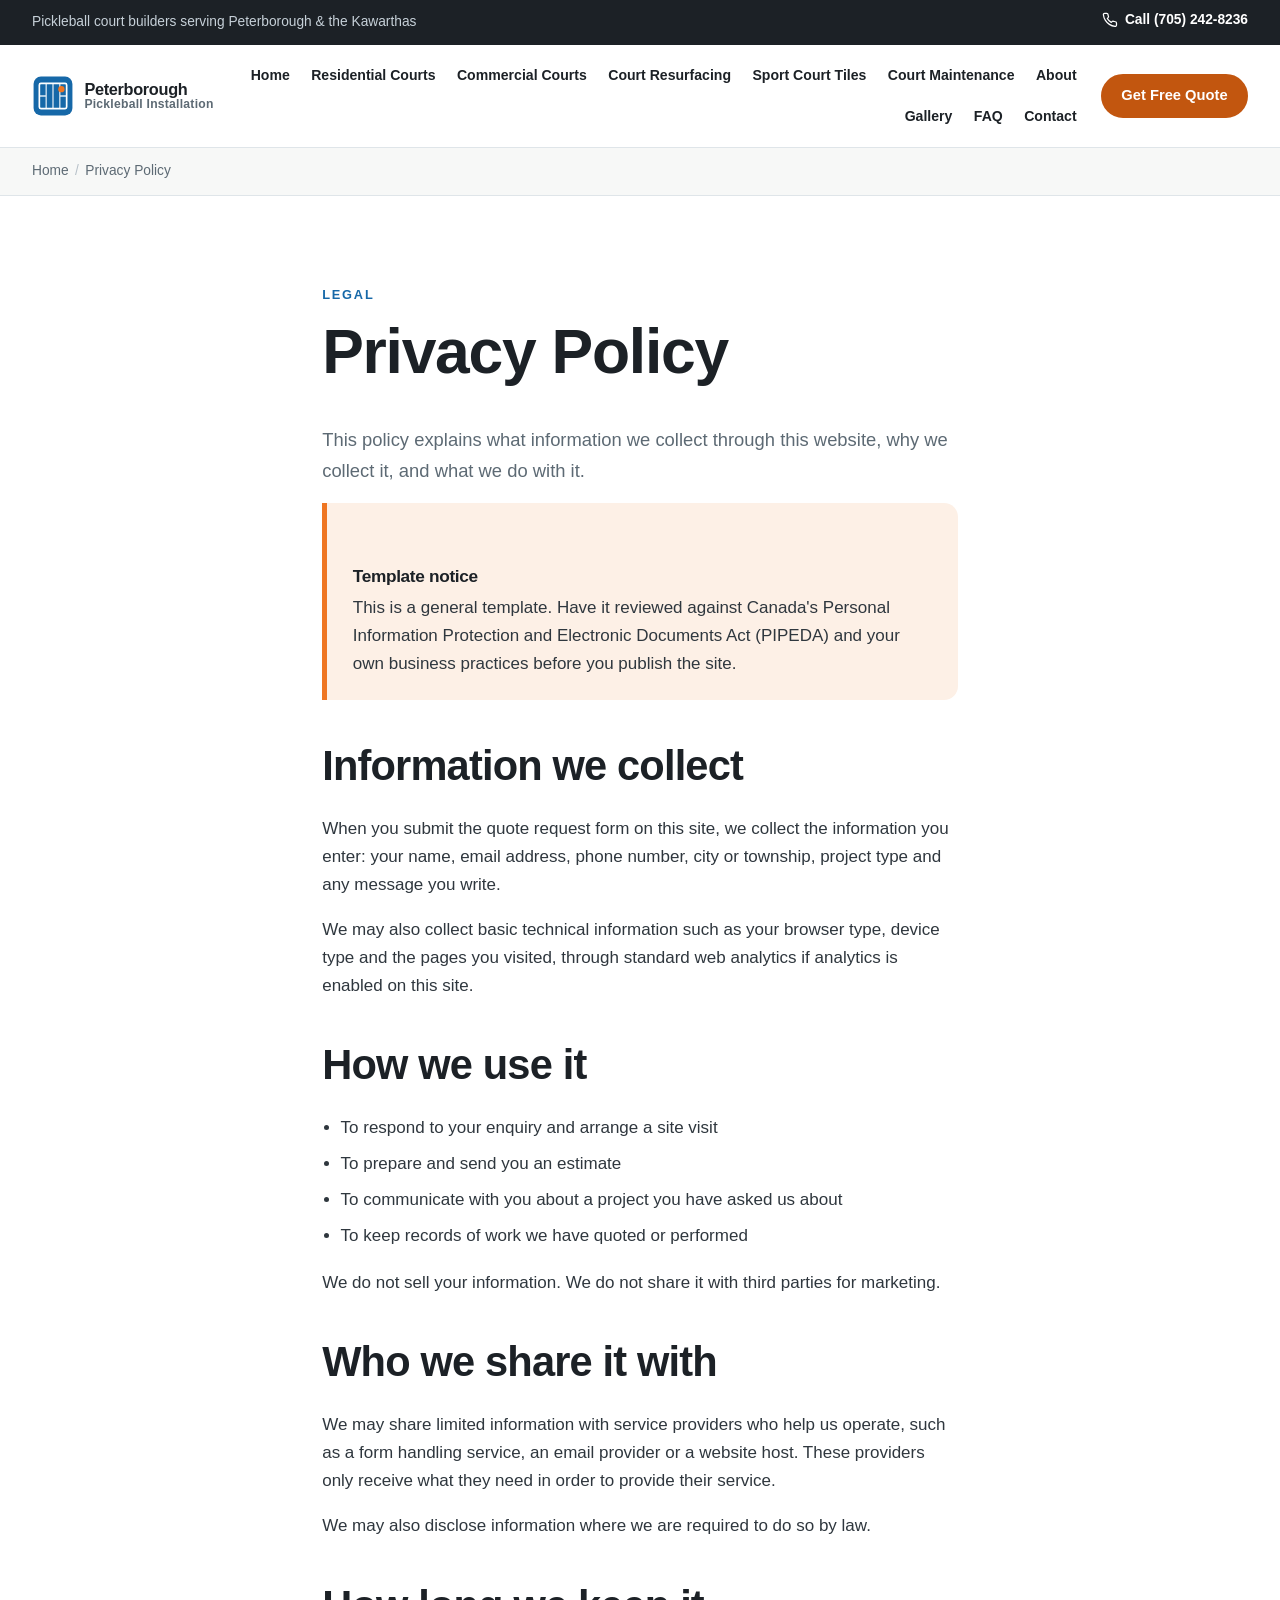
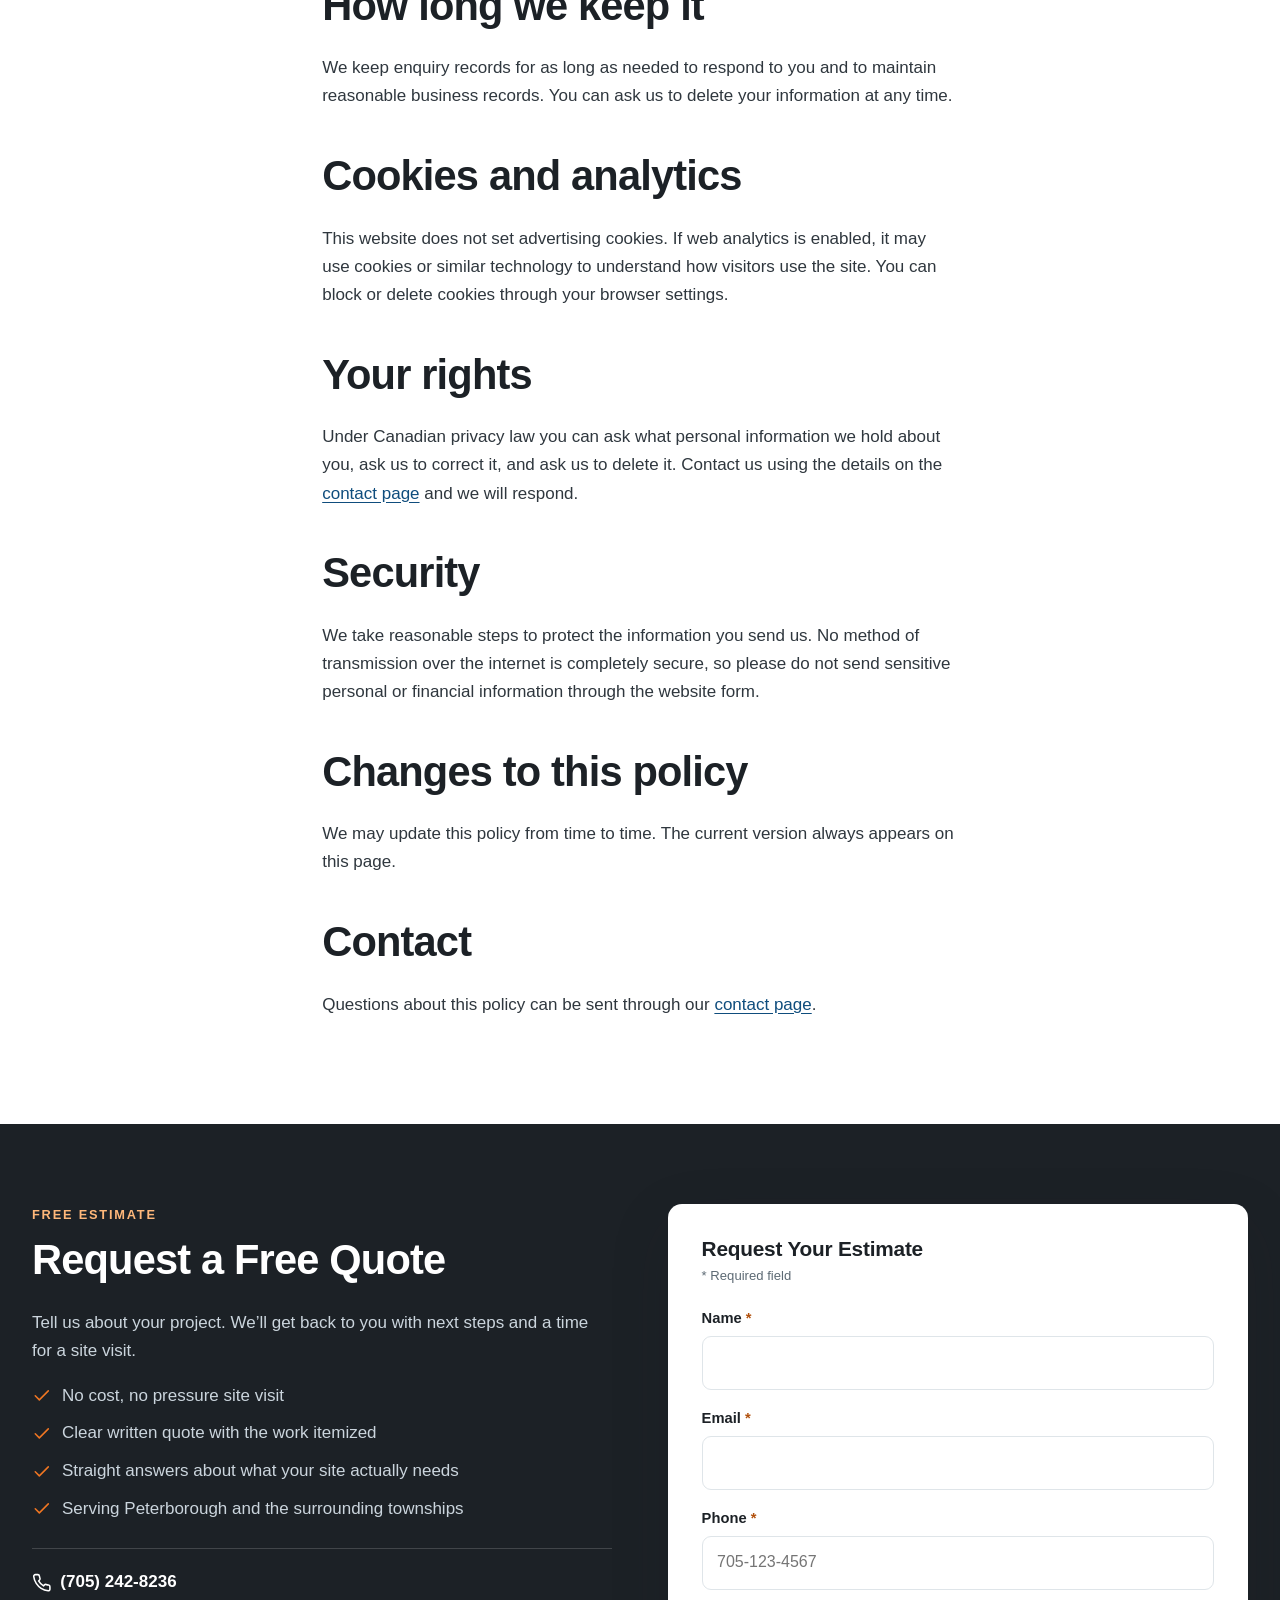
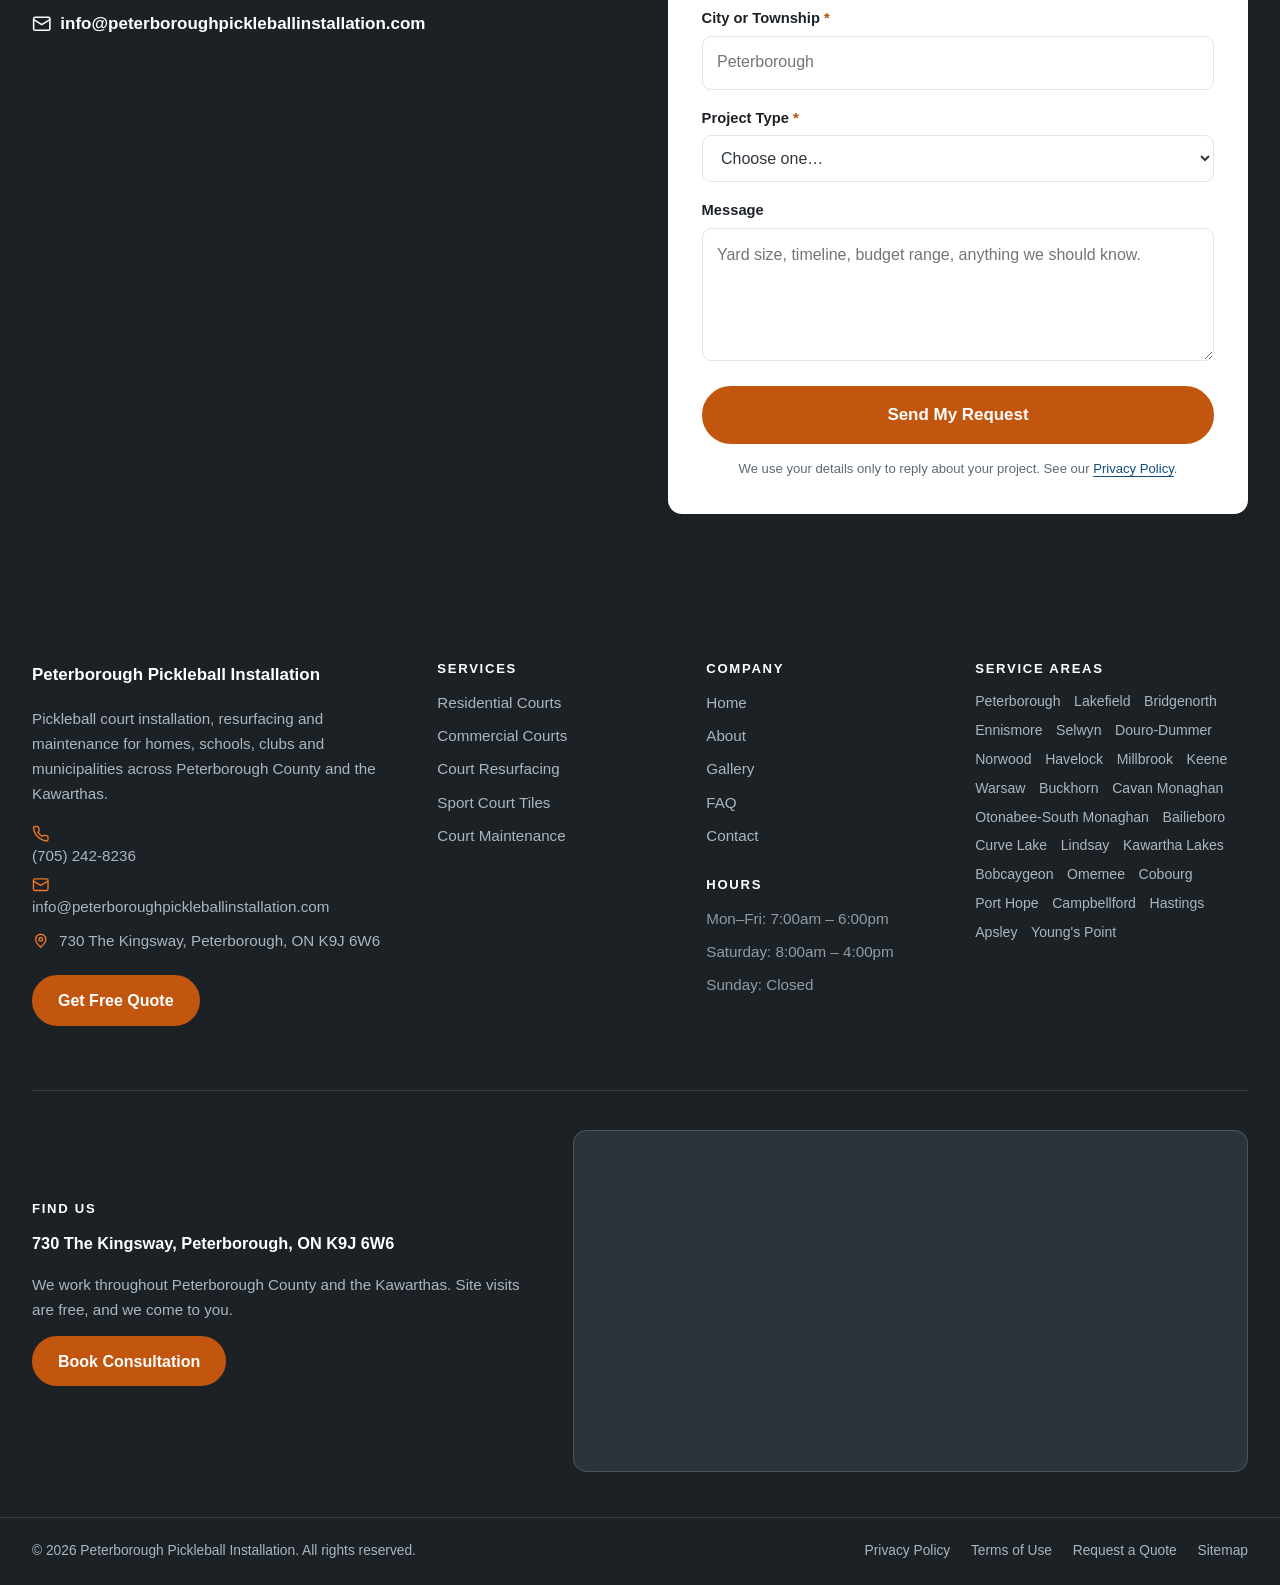
<file: privacy-policy.html>
<!DOCTYPE html>
<html lang="en-CA">
<head>
<meta charset="utf-8">
<meta name="viewport" content="width=device-width, initial-scale=1">
<title>Privacy Policy | Peterborough Pickleball Installation</title>
<meta name="description" content="How Peterborough Pickleball Installation collects, uses and protects the personal information you provide through this website.">
<link rel="canonical" href="https://peterboroughpickleballinstallation.com/privacy-policy.html">
<meta name="robots" content="index, follow, max-image-preview:large">
<meta name="theme-color" content="#1c2126">
<meta name="geo.region" content="CA-ON">
<meta name="geo.placename" content="Peterborough, Ontario">

<meta property="og:type" content="website">
<meta property="og:site_name" content="Peterborough Pickleball Installation">
<meta property="og:locale" content="en_CA">
<meta property="og:title" content="Privacy Policy | Peterborough Pickleball Installation">
<meta property="og:description" content="How Peterborough Pickleball Installation collects, uses and protects the personal information you provide through this website.">
<meta property="og:url" content="https://peterboroughpickleballinstallation.com/privacy-policy.html">
<meta property="og:image" content="https://peterboroughpickleballinstallation.com/images/backyard-pickleball-court-doubles-game-peterborough-1536.jpg">
<meta name="twitter:card" content="summary_large_image">
<meta name="twitter:title" content="Privacy Policy | Peterborough Pickleball Installation">
<meta name="twitter:description" content="How Peterborough Pickleball Installation collects, uses and protects the personal information you provide through this website.">
<meta name="twitter:image" content="https://peterboroughpickleballinstallation.com/images/backyard-pickleball-court-doubles-game-peterborough-1536.jpg">

<link rel="icon" href="favicon.svg" type="image/svg+xml">
<link rel="apple-touch-icon" href="images/icon-apple-touch-pickleball-court.svg">
<link rel="manifest" href="site.webmanifest">
<link rel="preload" href="css/styles.css" as="style">
<link rel="stylesheet" href="css/styles.css">
<script type="application/ld+json">{"@context": "https://schema.org", "@type": "BreadcrumbList", "itemListElement": [{"@type": "ListItem", "position": 1, "name": "Home", "item": "https://peterboroughpickleballinstallation.com/"}, {"@type": "ListItem", "position": 2, "name": "Privacy Policy", "item": "https://peterboroughpickleballinstallation.com/privacy-policy.html"}]}</script>
</head>
<body>
<a class="skip-link" href="#main">Skip to main content</a>

<div class="topbar">
  <div class="wrap topbar__in">
    <p class="topbar__msg">Pickleball court builders serving Peterborough &amp; the Kawarthas</p>
    <p class="topbar__act"><a href="tel:+17052428236"><svg class="ic" viewBox="0 0 24 24" fill="none" stroke="currentColor" stroke-width="1.9" stroke-linecap="round" stroke-linejoin="round" aria-hidden="true" focusable="false"><path d="M22 16.9v3a2 2 0 0 1-2.2 2 19.8 19.8 0 0 1-8.6-3.1 19.5 19.5 0 0 1-6-6A19.8 19.8 0 0 1 2.1 4.2 2 2 0 0 1 4.1 2h3a2 2 0 0 1 2 1.7c.1 1 .3 1.9.7 2.8a2 2 0 0 1-.5 2.1L8.1 9.8a16 16 0 0 0 6 6l1.2-1.2a2 2 0 0 1 2.1-.5c.9.4 1.8.6 2.8.7a2 2 0 0 1 1.8 2.1z"/></svg><span>Call (705) 242-8236</span></a></p>
  </div>
</div>

<header class="site-head" id="siteHead">
  <div class="wrap site-head__in">
    <a class="brand" href="index.html" aria-label="Peterborough Pickleball Installation home">
      <span class="brand__mark" aria-hidden="true">
        <svg viewBox="0 0 40 40" fill="none" aria-hidden="true">
          <rect x="1.5" y="1.5" width="37" height="37" rx="7" fill="#1668a8"/>
          <rect x="7" y="8" width="26" height="24" rx="1.5" stroke="#ffffff" stroke-width="1.6"/>
          <path d="M20 8v24M13.5 8v24M26.5 8v24M7 20h6.5M26.5 20H33" stroke="#ffffff" stroke-width="1.2" opacity=".85"/>
          <circle cx="28" cy="13.5" r="3" fill="#ef7622"/>
        </svg>
      </span>
      <span class="brand__txt"><strong>Peterborough</strong><span>Pickleball Installation</span></span>
    </a>

    <button class="navtoggle" id="navToggle" aria-expanded="false" aria-controls="primaryNav">
      <span class="navtoggle__bars" aria-hidden="true"><i></i><i></i><i></i></span>
      <span class="navtoggle__label">Menu</span>
    </button>

    <nav class="nav" id="primaryNav" aria-label="Primary">
      <ul class="nav__list"><li><a href="index.html">Home</a></li><li><a href="residential-pickleball-court-installation.html">Residential Courts</a></li><li><a href="commercial-pickleball-court-installation.html">Commercial Courts</a></li><li><a href="pickleball-court-resurfacing.html">Court Resurfacing</a></li><li><a href="sport-court-tile-installation.html">Sport Court Tiles</a></li><li><a href="pickleball-court-maintenance.html">Court Maintenance</a></li><li><a href="about.html">About</a></li><li><a href="gallery.html">Gallery</a></li><li><a href="faq.html">FAQ</a></li><li><a href="contact.html">Contact</a></li></ul>
      <div class="nav__cta">
        <a class="btn btn--ghost" href="tel:+17052428236"><svg class="ic" viewBox="0 0 24 24" fill="none" stroke="currentColor" stroke-width="1.9" stroke-linecap="round" stroke-linejoin="round" aria-hidden="true" focusable="false"><path d="M22 16.9v3a2 2 0 0 1-2.2 2 19.8 19.8 0 0 1-8.6-3.1 19.5 19.5 0 0 1-6-6A19.8 19.8 0 0 1 2.1 4.2 2 2 0 0 1 4.1 2h3a2 2 0 0 1 2 1.7c.1 1 .3 1.9.7 2.8a2 2 0 0 1-.5 2.1L8.1 9.8a16 16 0 0 0 6 6l1.2-1.2a2 2 0 0 1 2.1-.5c.9.4 1.8.6 2.8.7a2 2 0 0 1 1.8 2.1z"/></svg> Call Today</a>
        <a class="btn btn--orange" href="contact.html#quote">Get Free Quote</a>
      </div>
    </nav>
  </div>
</header>
<main id="main">
<nav class="crumbs" aria-label="Breadcrumb"><div class="wrap"><ol><li><a href="index.html">Home</a></li><li aria-current="page">Privacy Policy</li></ol></div></nav>
<section class="sec" aria-labelledby="pp">
  <div class="wrap prose narrow">
    <p class="eyebrow">Legal</p>
    <h1 id="pp">Privacy Policy</h1>
    <p class="lede">This policy explains what information we collect through this website, why we
       collect it, and what we do with it.</p>

    <div class="callout callout--orange">
      <h2 style="font-size:1.08rem;margin-bottom:.45rem">Template notice</h2>
      <p>This is a general template. Have it reviewed against Canada's Personal Information
         Protection and Electronic Documents Act (PIPEDA) and your own business practices before
         you publish the site.</p>
    </div>

    <h2>Information we collect</h2>
    <p>When you submit the quote request form on this site, we collect the information you enter:
       your name, email address, phone number, city or township, project type and any message you
       write.</p>
    <p>We may also collect basic technical information such as your browser type, device type and
       the pages you visited, through standard web analytics if analytics is enabled on this site.</p>

    <h2>How we use it</h2>
    <ul>
      <li>To respond to your enquiry and arrange a site visit</li>
      <li>To prepare and send you an estimate</li>
      <li>To communicate with you about a project you have asked us about</li>
      <li>To keep records of work we have quoted or performed</li>
    </ul>
    <p>We do not sell your information. We do not share it with third parties for marketing.</p>

    <h2>Who we share it with</h2>
    <p>We may share limited information with service providers who help us operate, such as a form
       handling service, an email provider or a website host. These providers only receive what
       they need in order to provide their service.</p>
    <p>We may also disclose information where we are required to do so by law.</p>

    <h2>How long we keep it</h2>
    <p>We keep enquiry records for as long as needed to respond to you and to maintain reasonable
       business records. You can ask us to delete your information at any time.</p>

    <h2>Cookies and analytics</h2>
    <p>This website does not set advertising cookies. If web analytics is enabled, it may use
       cookies or similar technology to understand how visitors use the site. You can block or
       delete cookies through your browser settings.</p>

    <h2>Your rights</h2>
    <p>Under Canadian privacy law you can ask what personal information we hold about you, ask us
       to correct it, and ask us to delete it. Contact us using the details on the
       <a href="contact.html">contact page</a> and we will respond.</p>

    <h2>Security</h2>
    <p>We take reasonable steps to protect the information you send us. No method of transmission
       over the internet is completely secure, so please do not send sensitive personal or
       financial information through the website form.</p>

    <h2>Changes to this policy</h2>
    <p>We may update this policy from time to time. The current version always appears on this
       page.</p>

    <h2>Contact</h2>
    <p>Questions about this policy can be sent through our <a href="contact.html">contact page</a>.</p>
  </div>
</section>

<section class="formsec" id="quote">
  <div class="wrap formsec__in">
    <div class="formsec__copy">
      <p class="eyebrow">Free Estimate</p>
      <h2>Request a Free Quote</h2>
      <p>Tell us about your project. We&rsquo;ll get back to you with next steps and a time for a site visit.</p>
      <ul class="tick">
        <li><svg class="ic" viewBox="0 0 24 24" fill="none" stroke="currentColor" stroke-width="1.9" stroke-linecap="round" stroke-linejoin="round" aria-hidden="true" focusable="false"><path d="M20 6 9 17l-5-5"/></svg><span>No cost, no pressure site visit</span></li>
        <li><svg class="ic" viewBox="0 0 24 24" fill="none" stroke="currentColor" stroke-width="1.9" stroke-linecap="round" stroke-linejoin="round" aria-hidden="true" focusable="false"><path d="M20 6 9 17l-5-5"/></svg><span>Clear written quote with the work itemized</span></li>
        <li><svg class="ic" viewBox="0 0 24 24" fill="none" stroke="currentColor" stroke-width="1.9" stroke-linecap="round" stroke-linejoin="round" aria-hidden="true" focusable="false"><path d="M20 6 9 17l-5-5"/></svg><span>Straight answers about what your site actually needs</span></li>
        <li><svg class="ic" viewBox="0 0 24 24" fill="none" stroke="currentColor" stroke-width="1.9" stroke-linecap="round" stroke-linejoin="round" aria-hidden="true" focusable="false"><path d="M20 6 9 17l-5-5"/></svg><span>Serving Peterborough and the surrounding townships</span></li>
      </ul>
      <div class="formsec__contact">
        <p><a href="tel:+17052428236"><svg class="ic" viewBox="0 0 24 24" fill="none" stroke="currentColor" stroke-width="1.9" stroke-linecap="round" stroke-linejoin="round" aria-hidden="true" focusable="false"><path d="M22 16.9v3a2 2 0 0 1-2.2 2 19.8 19.8 0 0 1-8.6-3.1 19.5 19.5 0 0 1-6-6A19.8 19.8 0 0 1 2.1 4.2 2 2 0 0 1 4.1 2h3a2 2 0 0 1 2 1.7c.1 1 .3 1.9.7 2.8a2 2 0 0 1-.5 2.1L8.1 9.8a16 16 0 0 0 6 6l1.2-1.2a2 2 0 0 1 2.1-.5c.9.4 1.8.6 2.8.7a2 2 0 0 1 1.8 2.1z"/></svg><span>(705) 242-8236</span></a></p>
        <p><a href="mailto:info@peterboroughpickleballinstallation.com"><svg class="ic" viewBox="0 0 24 24" fill="none" stroke="currentColor" stroke-width="1.9" stroke-linecap="round" stroke-linejoin="round" aria-hidden="true" focusable="false"><rect x="2" y="4" width="20" height="16" rx="2"/><path d="m2 7 10 6 10-6"/></svg><span>info@peterboroughpickleballinstallation.com</span></a></p>
      </div>
    </div>

    <form class="qform" id="qform-privacy" novalidate
          action="https://script.google.com/macros/s/AKfycbyM6G4LwvbWw0yMhTlWZaEWwhm0OVYde_JaOD9fSqZWCO3MRmIwvQz4mmemFH8_fPkKzA/exec" method="POST">
      <h3 class="qform__h">Request Your Estimate</h3>
      <p class="qform__req"><span aria-hidden="true">*</span> Required field</p>

      <div class="field">
        <label for="name-privacy">Name <span class="req" aria-hidden="true">*</span></label>
        <input type="text" id="name-privacy" name="name" autocomplete="name" required
               aria-describedby="name-privacy-err">
        <p class="err" id="name-privacy-err" role="alert" hidden>Please enter your name.</p>
      </div>

      <div class="field">
        <label for="email-privacy">Email <span class="req" aria-hidden="true">*</span></label>
        <input type="email" id="email-privacy" name="email" autocomplete="email" required
               aria-describedby="email-privacy-err">
        <p class="err" id="email-privacy-err" role="alert" hidden>Please enter a valid email address.</p>
      </div>

      <div class="field">
        <label for="phone-privacy">Phone <span class="req" aria-hidden="true">*</span></label>
        <input type="tel" id="phone-privacy" name="phone" autocomplete="tel" required
               aria-describedby="phone-privacy-err" placeholder="705-123-4567">
        <p class="err" id="phone-privacy-err" role="alert" hidden>Please enter a phone number we can reach you at.</p>
      </div>

      <div class="field">
        <label for="city-privacy">City or Township <span class="req" aria-hidden="true">*</span></label>
        <input type="text" id="city-privacy" name="city" autocomplete="address-level2" required
               list="cities-privacy" aria-describedby="city-privacy-err" placeholder="Peterborough">
        <datalist id="cities-privacy"><option value="Peterborough"></option><option value="Lakefield"></option><option value="Bridgenorth"></option><option value="Ennismore"></option><option value="Selwyn"></option><option value="Douro-Dummer"></option><option value="Norwood"></option><option value="Havelock"></option><option value="Millbrook"></option><option value="Keene"></option><option value="Warsaw"></option><option value="Buckhorn"></option><option value="Cavan Monaghan"></option><option value="Otonabee-South Monaghan"></option><option value="Bailieboro"></option><option value="Curve Lake"></option><option value="Lindsay"></option><option value="Kawartha Lakes"></option><option value="Bobcaygeon"></option><option value="Omemee"></option><option value="Cobourg"></option><option value="Port Hope"></option><option value="Campbellford"></option><option value="Hastings"></option><option value="Apsley"></option><option value="Young's Point"></option></datalist>
        <p class="err" id="city-privacy-err" role="alert" hidden>Please tell us where the project is located.</p>
      </div>

      <div class="field">
        <label for="ptype-privacy">Project Type <span class="req" aria-hidden="true">*</span></label>
        <select id="ptype-privacy" name="project_type" required aria-describedby="ptype-privacy-err">
          <option value="">Choose one&hellip;</option>
          <option value="Residential / backyard court">Residential / backyard court</option><option value="Commercial or multi-court project">Commercial or multi-court project</option><option value="School or municipal court">School or municipal court</option><option value="Court resurfacing">Court resurfacing</option><option value="Sport court tile installation">Sport court tile installation</option><option value="Court maintenance or repair">Court maintenance or repair</option><option value="Tennis court conversion">Tennis court conversion</option><option value="Not sure yet">Not sure yet</option>
        </select>
        <p class="err" id="ptype-privacy-err" role="alert" hidden>Please choose a project type.</p>
      </div>

      <div class="field">
        <label for="msg-privacy">Message</label>
        <textarea id="msg-privacy" name="message" rows="4"
                  placeholder="Yard size, timeline, budget range, anything we should know."></textarea>
      </div>

      <p class="hp" aria-hidden="true">
        <label for="company-privacy">Leave this field empty</label>
        <input type="text" id="company-privacy" name="_gotcha" tabindex="-1" autocomplete="off">
      </p>

      <button class="btn btn--orange btn--block btn--lg" type="submit">Send My Request</button>
      <p class="qform__fine">We use your details only to reply about your project. See our
        <a href="privacy-policy.html">Privacy Policy</a>.</p>
      <p class="qform__ok" role="status" hidden>Thanks &mdash; your request has been sent. We&rsquo;ll be in touch shortly.</p>
    </form>
  </div>
</section>

</main>
<footer class="site-foot">
  <div class="wrap site-foot__grid">
    <div class="site-foot__col site-foot__brand">
      <p class="fbrand"><strong>Peterborough Pickleball Installation</strong></p>
      <p>Pickleball court installation, resurfacing and maintenance for homes, schools,
         clubs and municipalities across Peterborough County and the Kawarthas.</p>
      <ul class="fcontact">
        <li><a href="tel:+17052428236"><svg class="ic" viewBox="0 0 24 24" fill="none" stroke="currentColor" stroke-width="1.9" stroke-linecap="round" stroke-linejoin="round" aria-hidden="true" focusable="false"><path d="M22 16.9v3a2 2 0 0 1-2.2 2 19.8 19.8 0 0 1-8.6-3.1 19.5 19.5 0 0 1-6-6A19.8 19.8 0 0 1 2.1 4.2 2 2 0 0 1 4.1 2h3a2 2 0 0 1 2 1.7c.1 1 .3 1.9.7 2.8a2 2 0 0 1-.5 2.1L8.1 9.8a16 16 0 0 0 6 6l1.2-1.2a2 2 0 0 1 2.1-.5c.9.4 1.8.6 2.8.7a2 2 0 0 1 1.8 2.1z"/></svg><span>(705) 242-8236</span></a></li>
        <li><a href="mailto:info@peterboroughpickleballinstallation.com"><svg class="ic" viewBox="0 0 24 24" fill="none" stroke="currentColor" stroke-width="1.9" stroke-linecap="round" stroke-linejoin="round" aria-hidden="true" focusable="false"><rect x="2" y="4" width="20" height="16" rx="2"/><path d="m2 7 10 6 10-6"/></svg><span>info@peterboroughpickleballinstallation.com</span></a></li>
        <li><svg class="ic" viewBox="0 0 24 24" fill="none" stroke="currentColor" stroke-width="1.9" stroke-linecap="round" stroke-linejoin="round" aria-hidden="true" focusable="false"><path d="M12 21s7-6.3 7-11a7 7 0 1 0-14 0c0 4.7 7 11 7 11z"/><circle cx="12" cy="10" r="2.5"/></svg><span>730 The Kingsway, Peterborough, ON K9J 6W6</span></li>
      </ul>
      <p><a class="btn btn--orange" href="contact.html#quote">Get Free Quote</a></p>
    </div>

    <div class="site-foot__col">
      <h2 class="fh">Services</h2>
      <ul class="flist"><li><a href="residential-pickleball-court-installation.html">Residential Courts</a></li><li><a href="commercial-pickleball-court-installation.html">Commercial Courts</a></li><li><a href="pickleball-court-resurfacing.html">Court Resurfacing</a></li><li><a href="sport-court-tile-installation.html">Sport Court Tiles</a></li><li><a href="pickleball-court-maintenance.html">Court Maintenance</a></li></ul>
    </div>

    <div class="site-foot__col">
      <h2 class="fh">Company</h2>
      <ul class="flist"><li><a href="index.html">Home</a></li><li><a href="about.html">About</a></li><li><a href="gallery.html">Gallery</a></li><li><a href="faq.html">FAQ</a></li><li><a href="contact.html">Contact</a></li></ul>
      <h2 class="fh fh--sp">Hours</h2>
      <ul class="flist flist--plain">
        <li>Mon&ndash;Fri: 7:00am &ndash; 6:00pm</li>
        <li>Saturday: 8:00am &ndash; 4:00pm</li>
        <li>Sunday: Closed</li>
      </ul>
    </div>

    <div class="site-foot__col">
      <h2 class="fh">Service Areas</h2>
      <ul class="fareas"><li>Peterborough</li><li>Lakefield</li><li>Bridgenorth</li><li>Ennismore</li><li>Selwyn</li><li>Douro-Dummer</li><li>Norwood</li><li>Havelock</li><li>Millbrook</li><li>Keene</li><li>Warsaw</li><li>Buckhorn</li><li>Cavan Monaghan</li><li>Otonabee-South Monaghan</li><li>Bailieboro</li><li>Curve Lake</li><li>Lindsay</li><li>Kawartha Lakes</li><li>Bobcaygeon</li><li>Omemee</li><li>Cobourg</li><li>Port Hope</li><li>Campbellford</li><li>Hastings</li><li>Apsley</li><li>Young's Point</li></ul>
    </div>
  </div>

  <div class="wrap">
    <section class="footmap" aria-labelledby="footmap-h">
      <div class="footmap__copy">
        <h2 class="fh" id="footmap-h">Find Us</h2>
        <p class="footmap__addr">730 The Kingsway, Peterborough, ON K9J 6W6</p>
        <p>We work throughout Peterborough County and the Kawarthas. Site visits are
           free, and we come to you.</p>
        <p><a class="btn btn--orange" href="contact.html#quote">Book Consultation</a></p>
      </div>
      <div class="footmap__frame">
        <iframe src="https://www.google.com/maps/embed?pb=!1m18!1m12!1m3!1d4351.687579949524!2d-78.34169432501132!3d44.27926231171662!2m3!1f0!2f0!3f0!3m2!1i1024!2i768!4f13.1!3m3!1m2!1s0x89d58da7921c805b%3A0x391bc5325a31f979!2s730%20The%20Kingsway%2C%20Peterborough%2C%20ON%20K9J%206W6!5e1!3m2!1sen!2sca!4v1785463860554!5m2!1sen!2sca" title="Map showing Peterborough Pickleball Installation at 730 The Kingsway, Peterborough, ON K9J 6W6"
                width="600" height="450" style="border:0" allowfullscreen
                loading="lazy" referrerpolicy="strict-origin-when-cross-origin"></iframe>
      </div>
    </section>
  </div>

  <div class="wrap site-foot__bar">
    <p>&copy; <span id="yr">2026</span> Peterborough Pickleball Installation. All rights reserved.</p>
    <ul class="flegal">
      <li><a href="privacy-policy.html">Privacy Policy</a></li>
      <li><a href="terms.html">Terms of Use</a></li>
      <li><a href="contact.html#quote">Request a Quote</a></li>
      <li><a href="sitemap.xml">Sitemap</a></li>
    </ul>
  </div>
</footer>

<a class="callbar" href="tel:+17052428236" aria-label="Call Peterborough Pickleball Installation today">
  <svg class="ic" viewBox="0 0 24 24" fill="none" stroke="currentColor" stroke-width="1.9" stroke-linecap="round" stroke-linejoin="round" aria-hidden="true" focusable="false"><path d="M22 16.9v3a2 2 0 0 1-2.2 2 19.8 19.8 0 0 1-8.6-3.1 19.5 19.5 0 0 1-6-6A19.8 19.8 0 0 1 2.1 4.2 2 2 0 0 1 4.1 2h3a2 2 0 0 1 2 1.7c.1 1 .3 1.9.7 2.8a2 2 0 0 1-.5 2.1L8.1 9.8a16 16 0 0 0 6 6l1.2-1.2a2 2 0 0 1 2.1-.5c.9.4 1.8.6 2.8.7a2 2 0 0 1 1.8 2.1z"/></svg><span>Call Today</span>
</a>

<script src="js/main.js?v=2" defer></script>
</body>
</html>
</file>
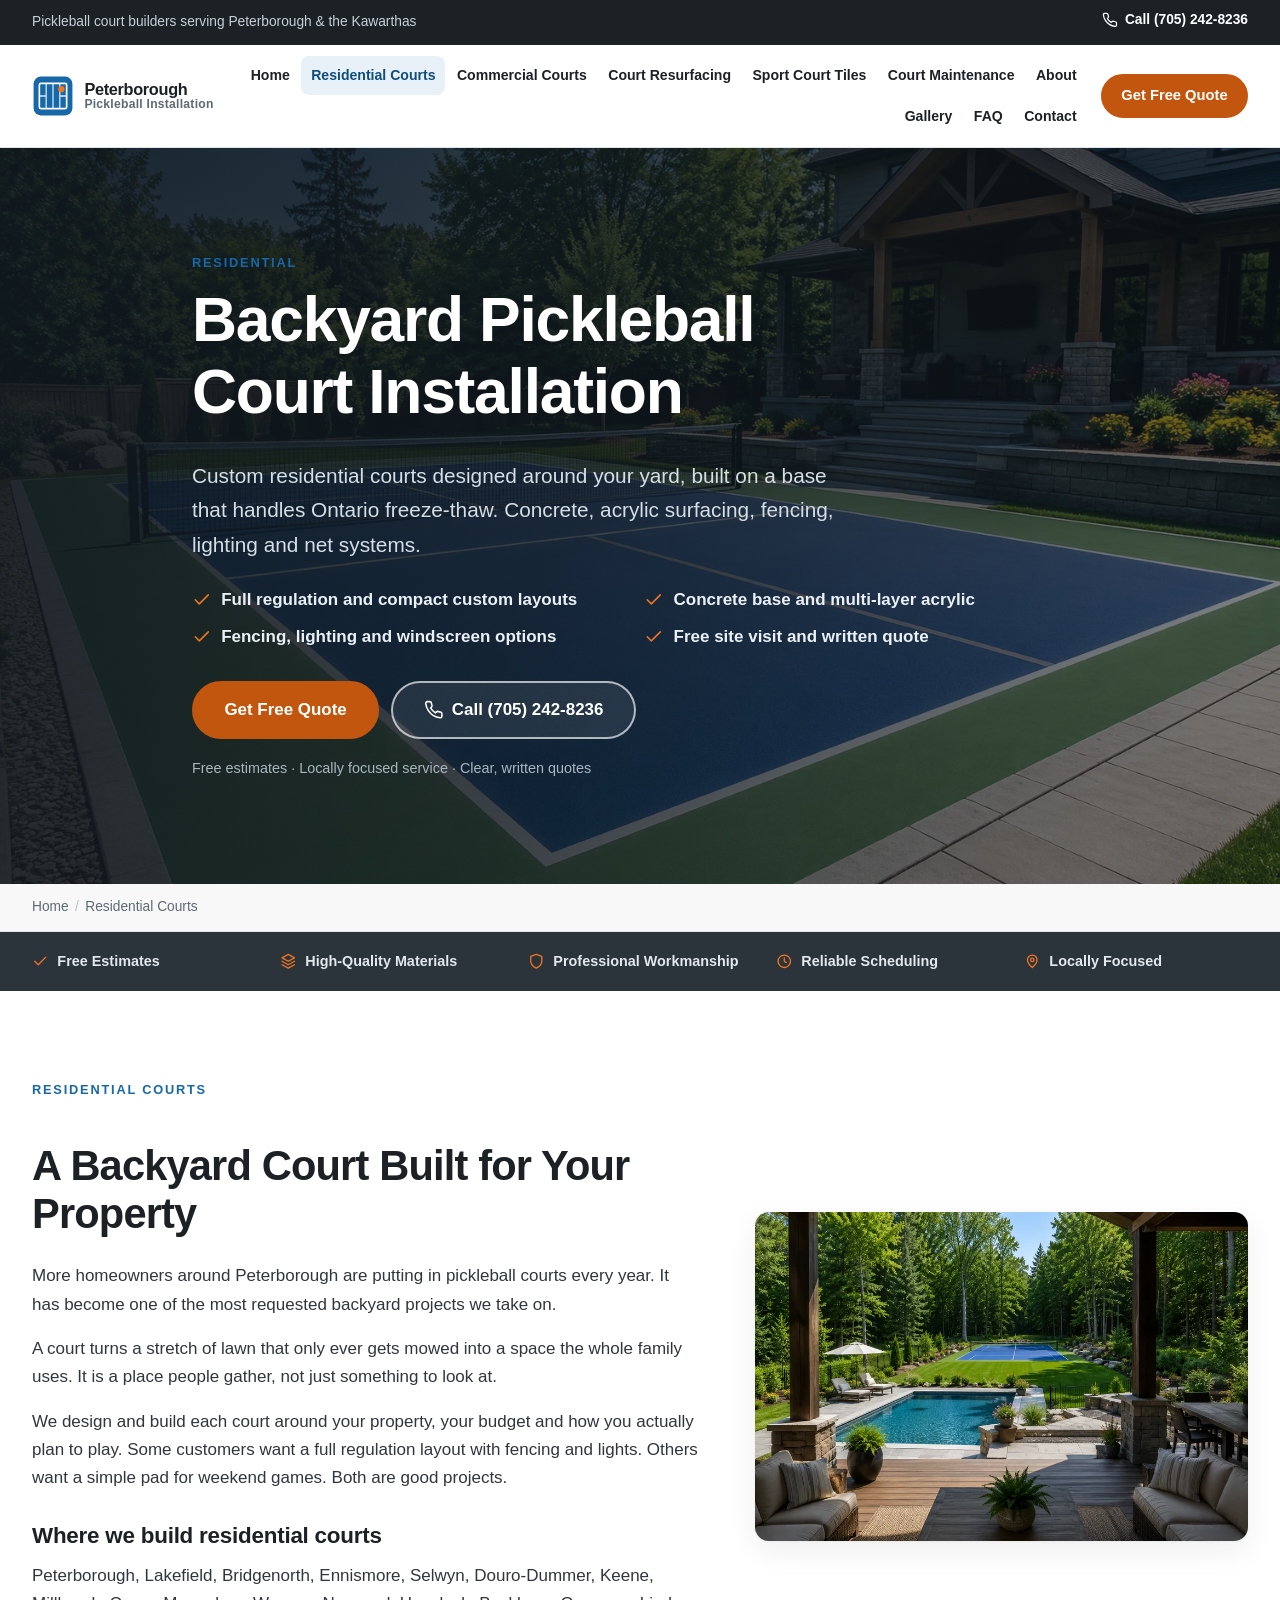
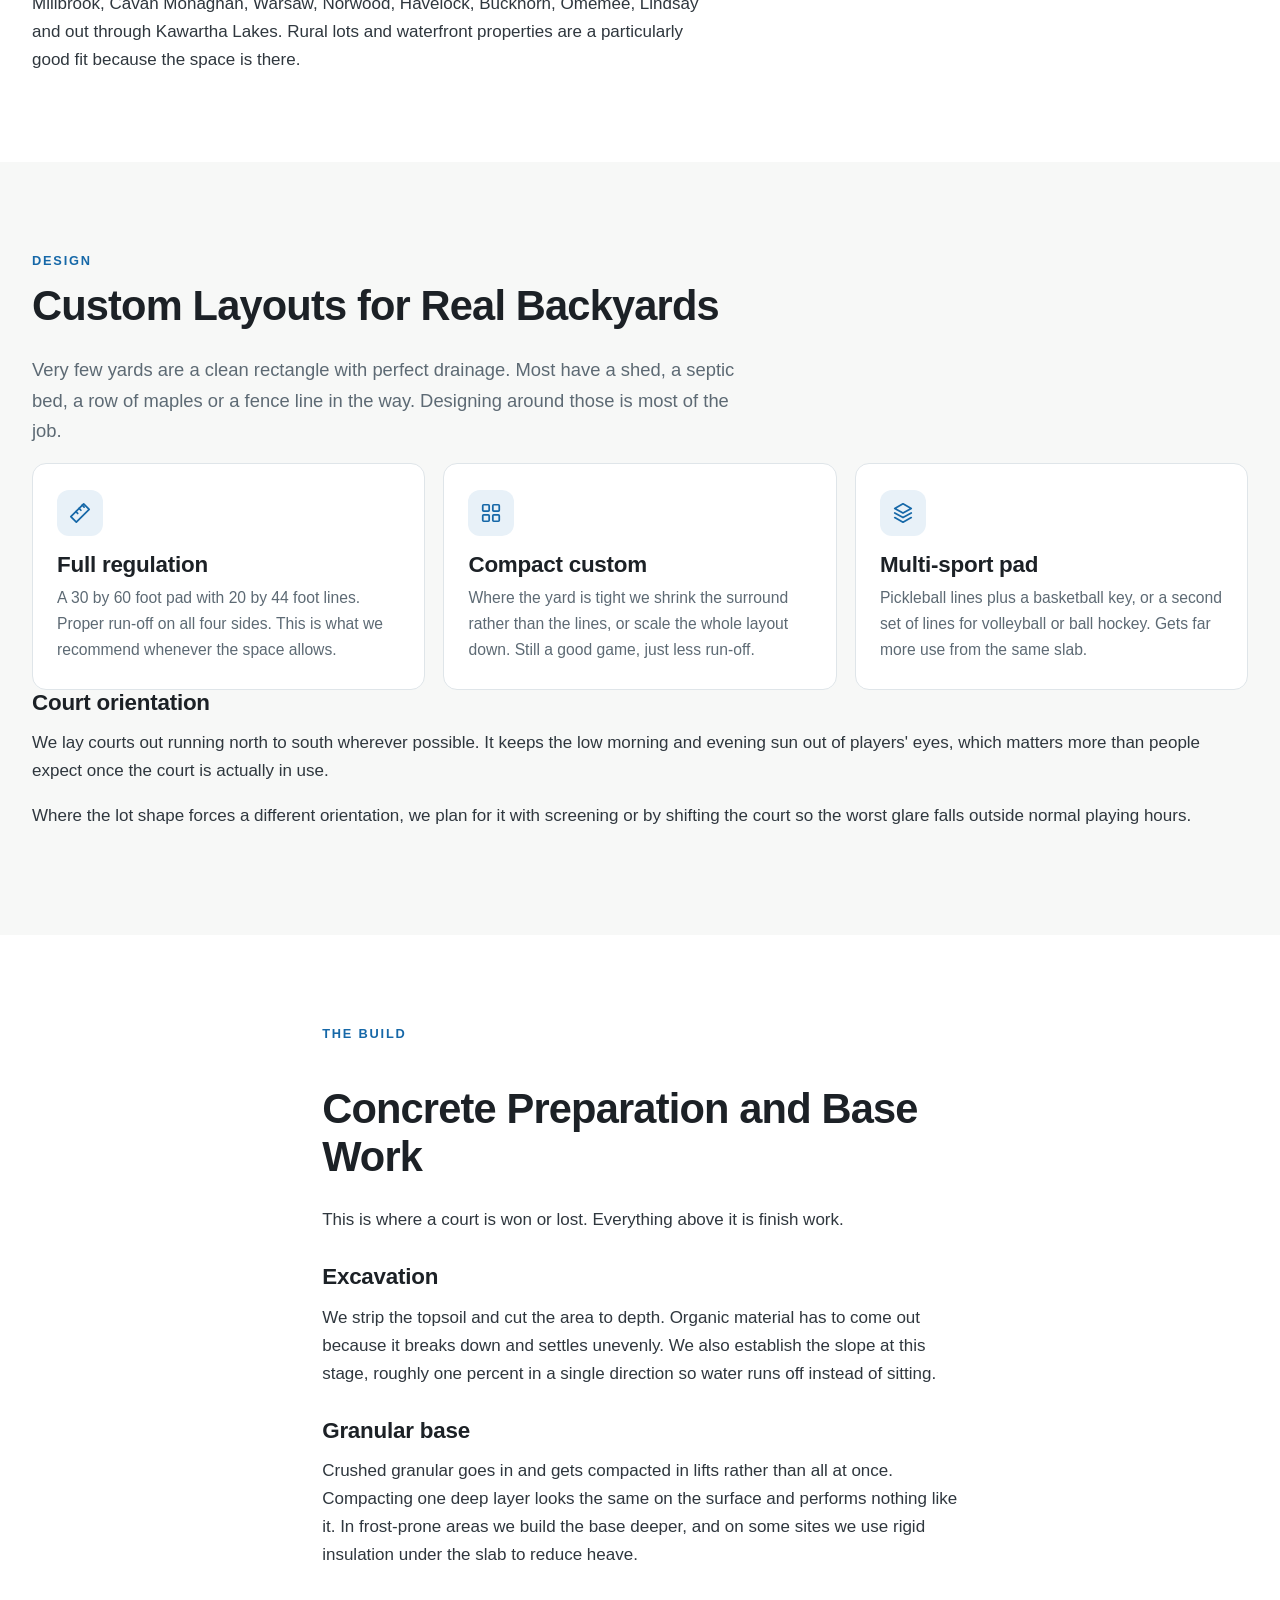
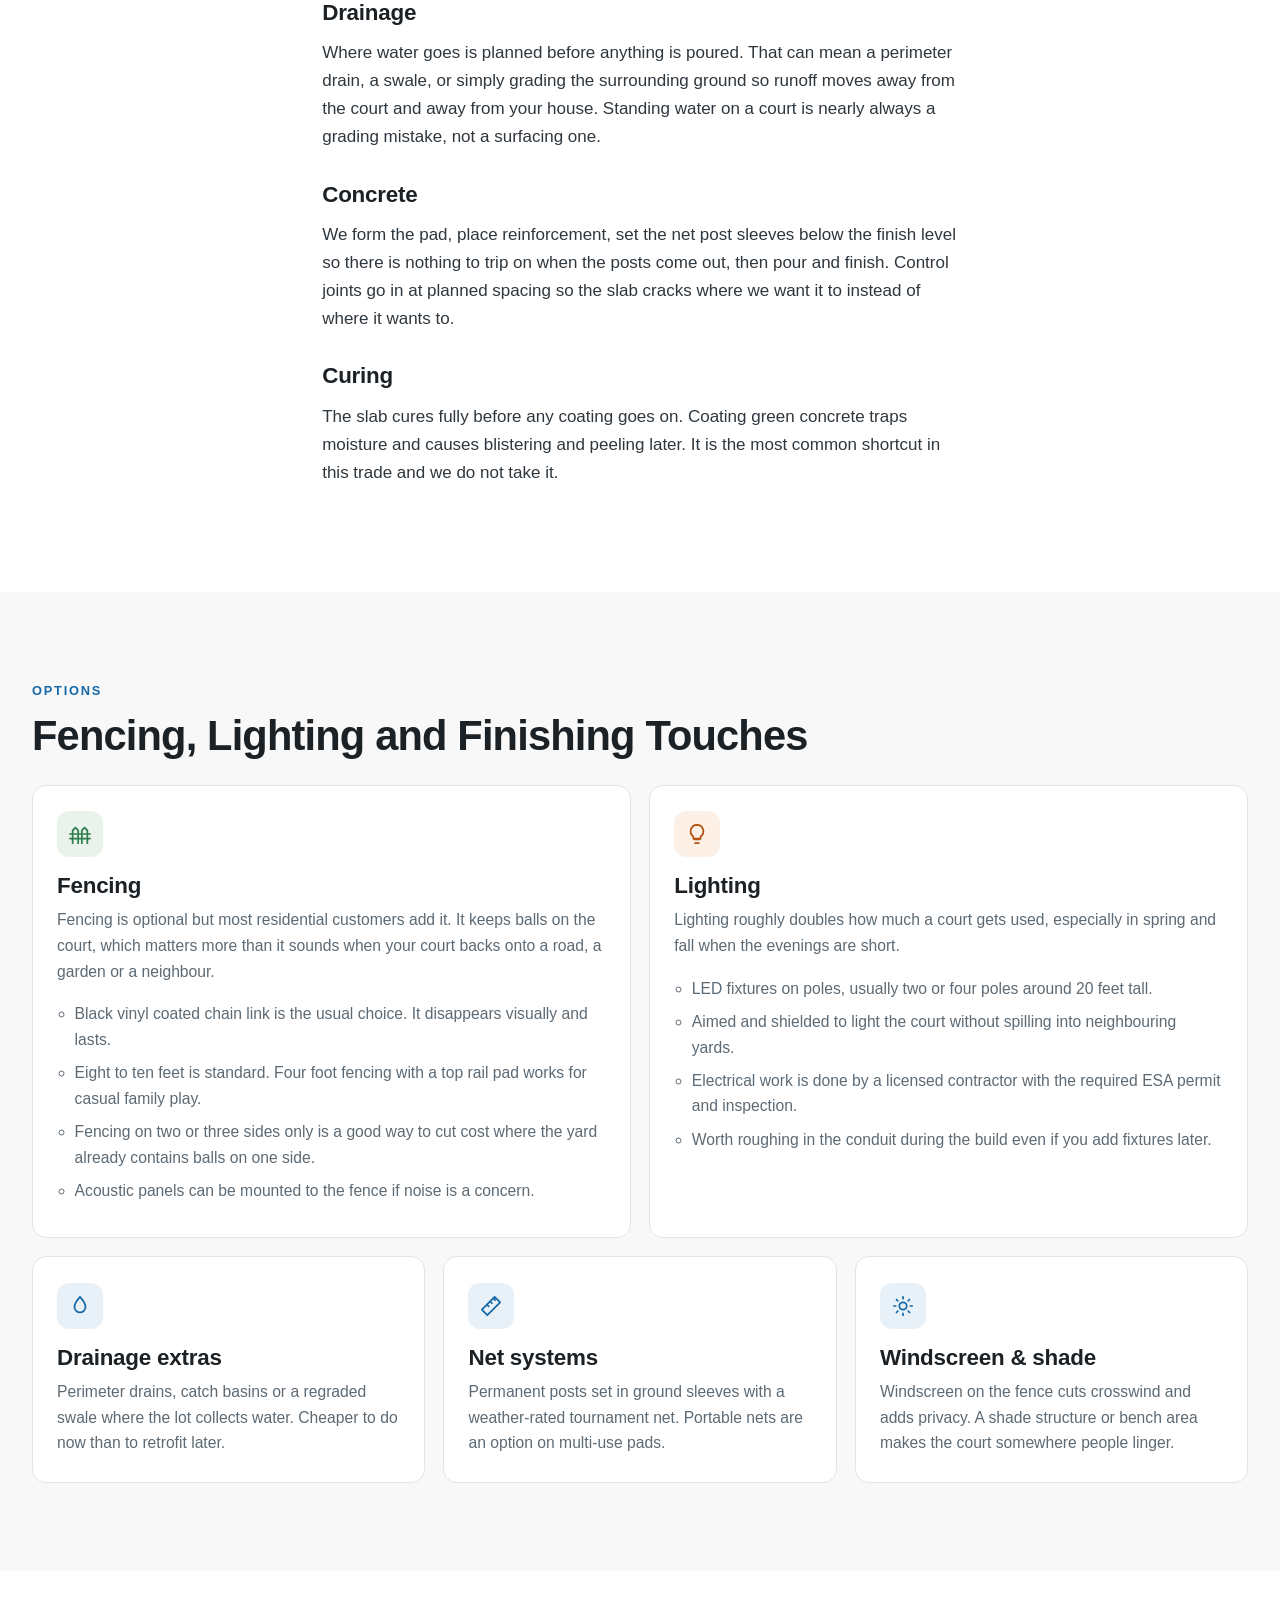
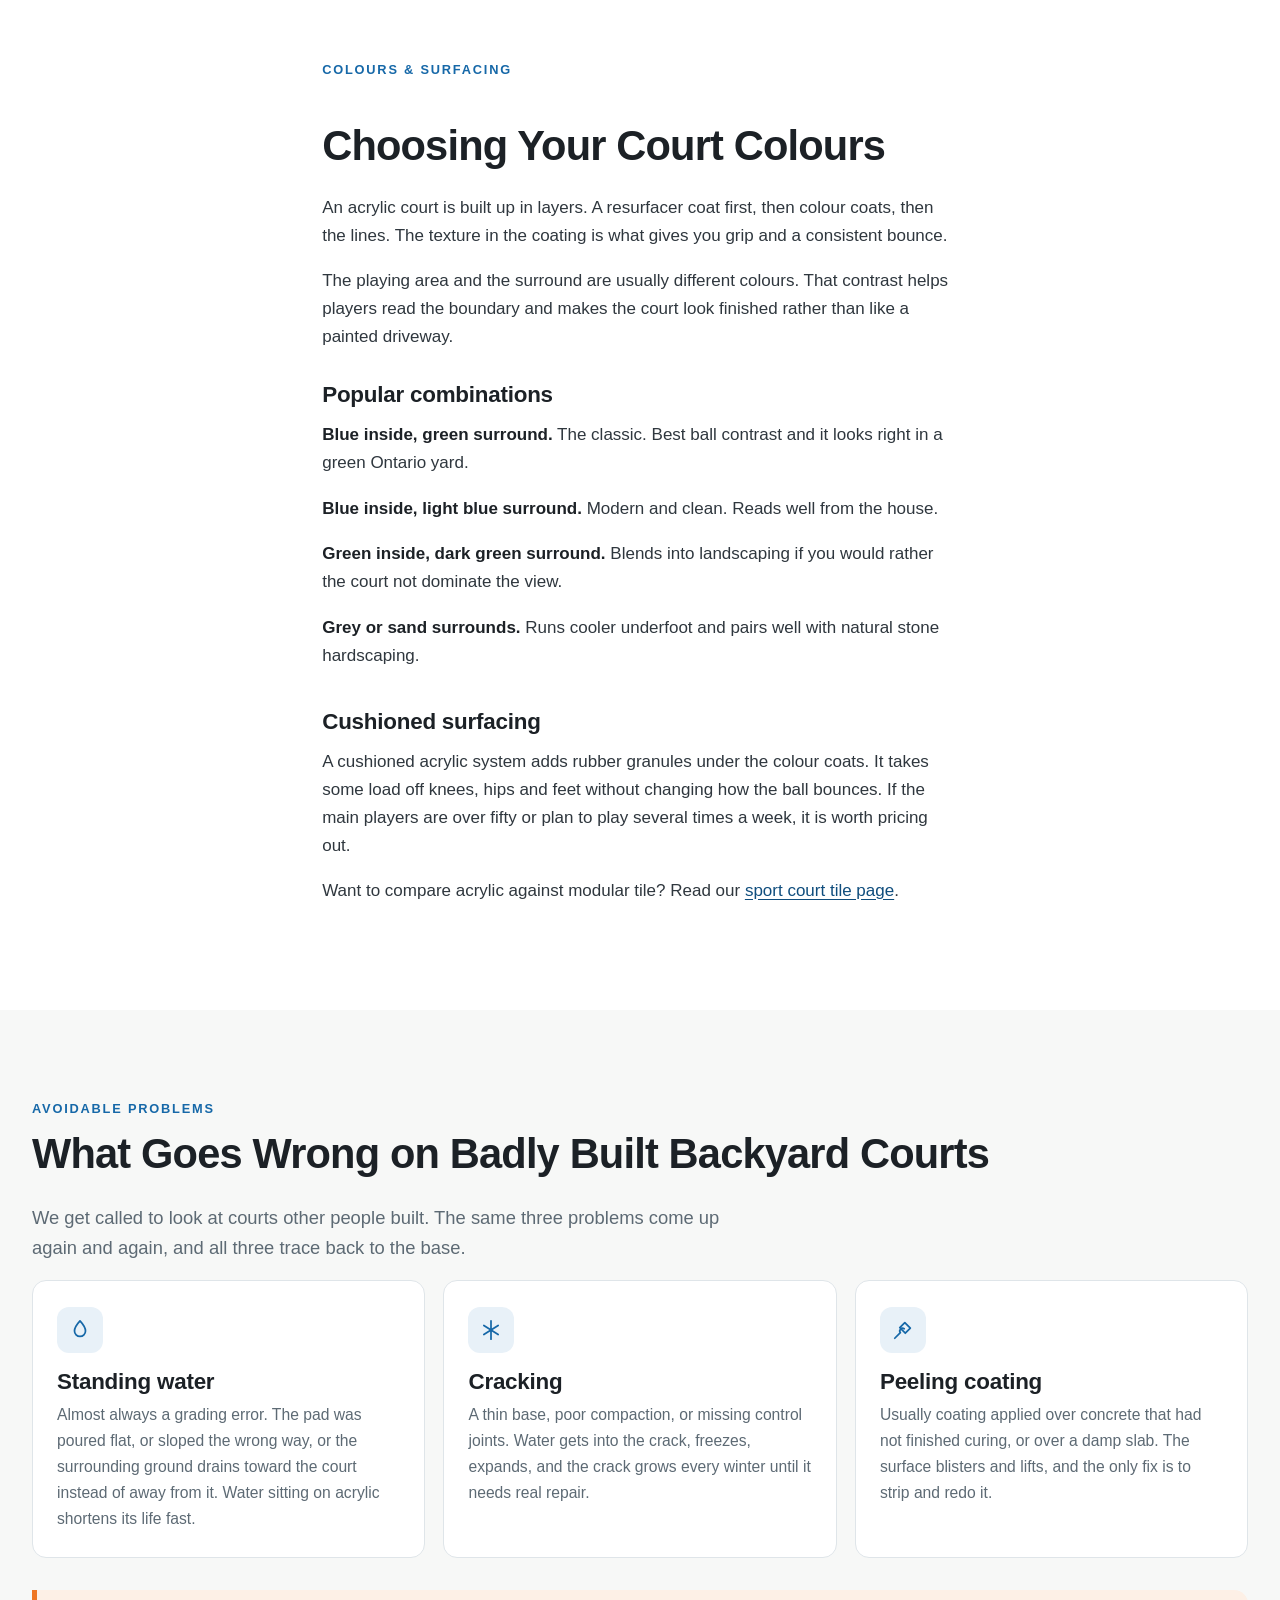
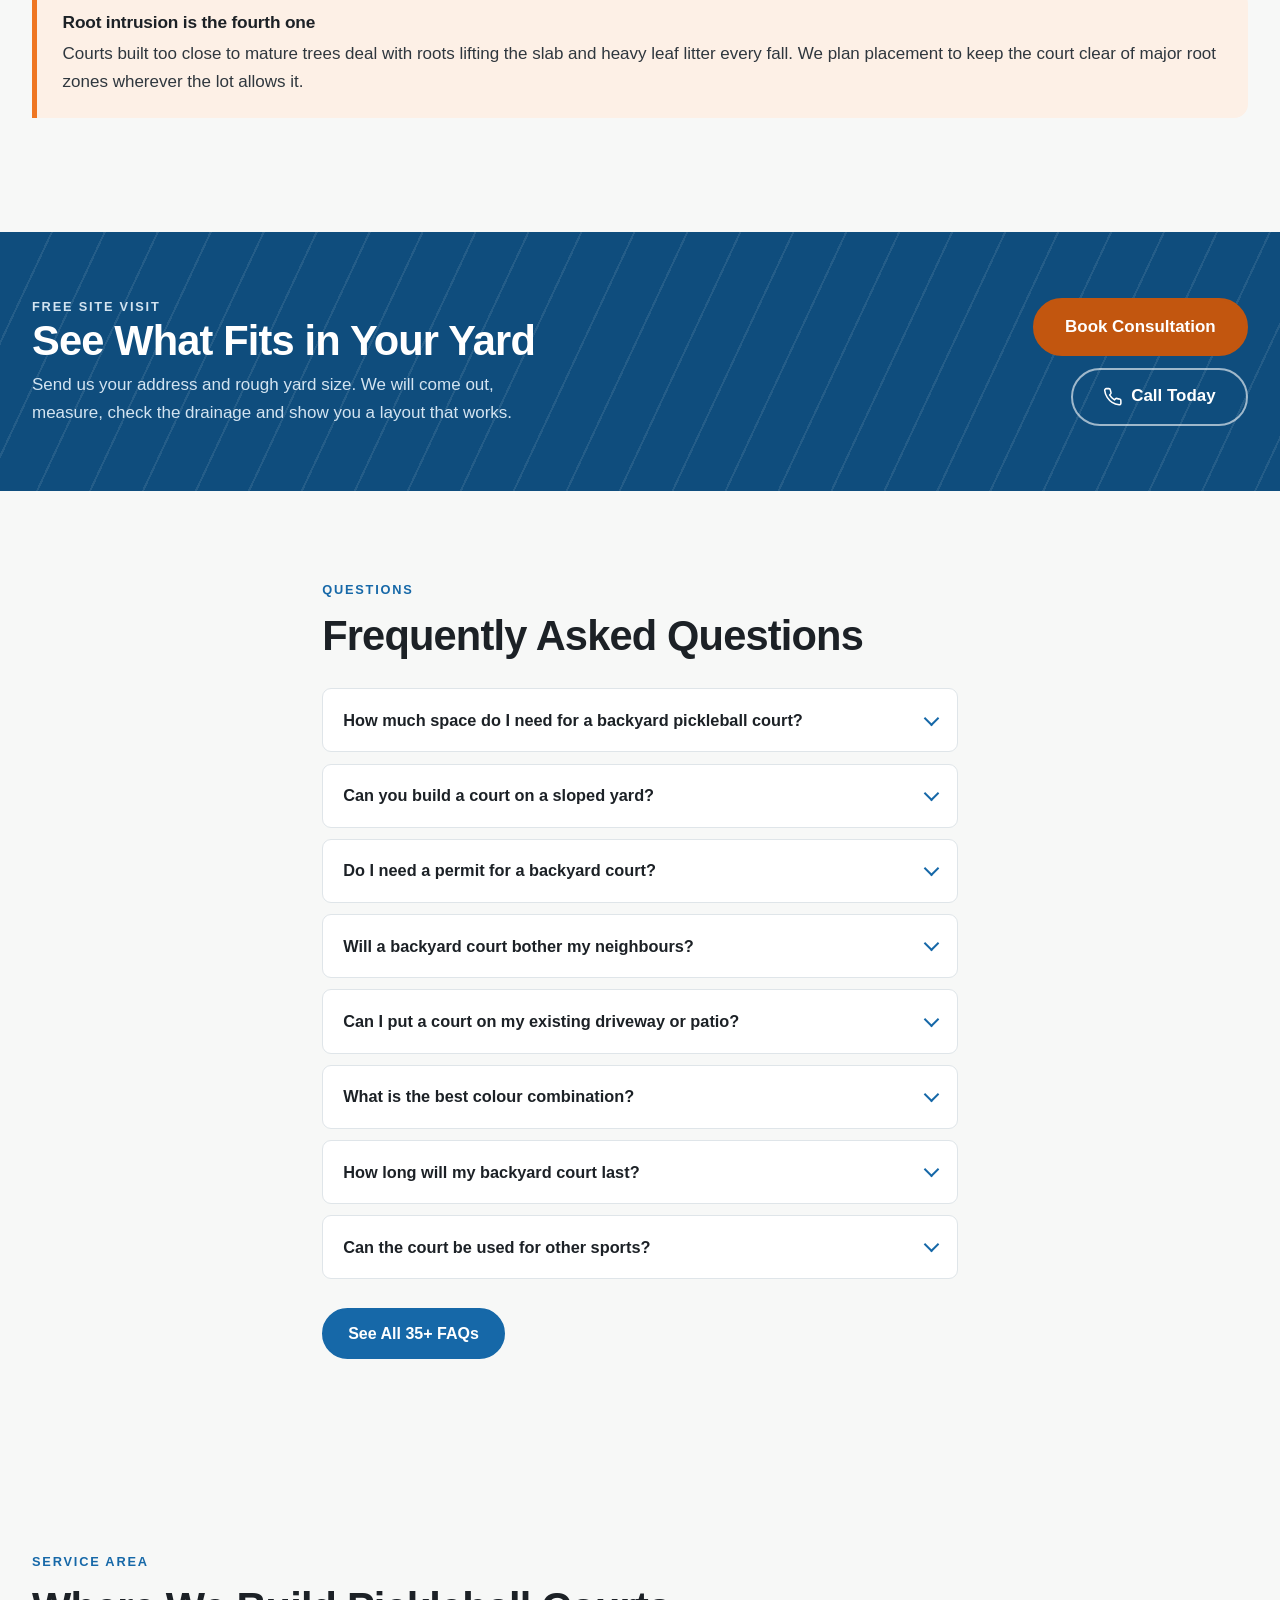
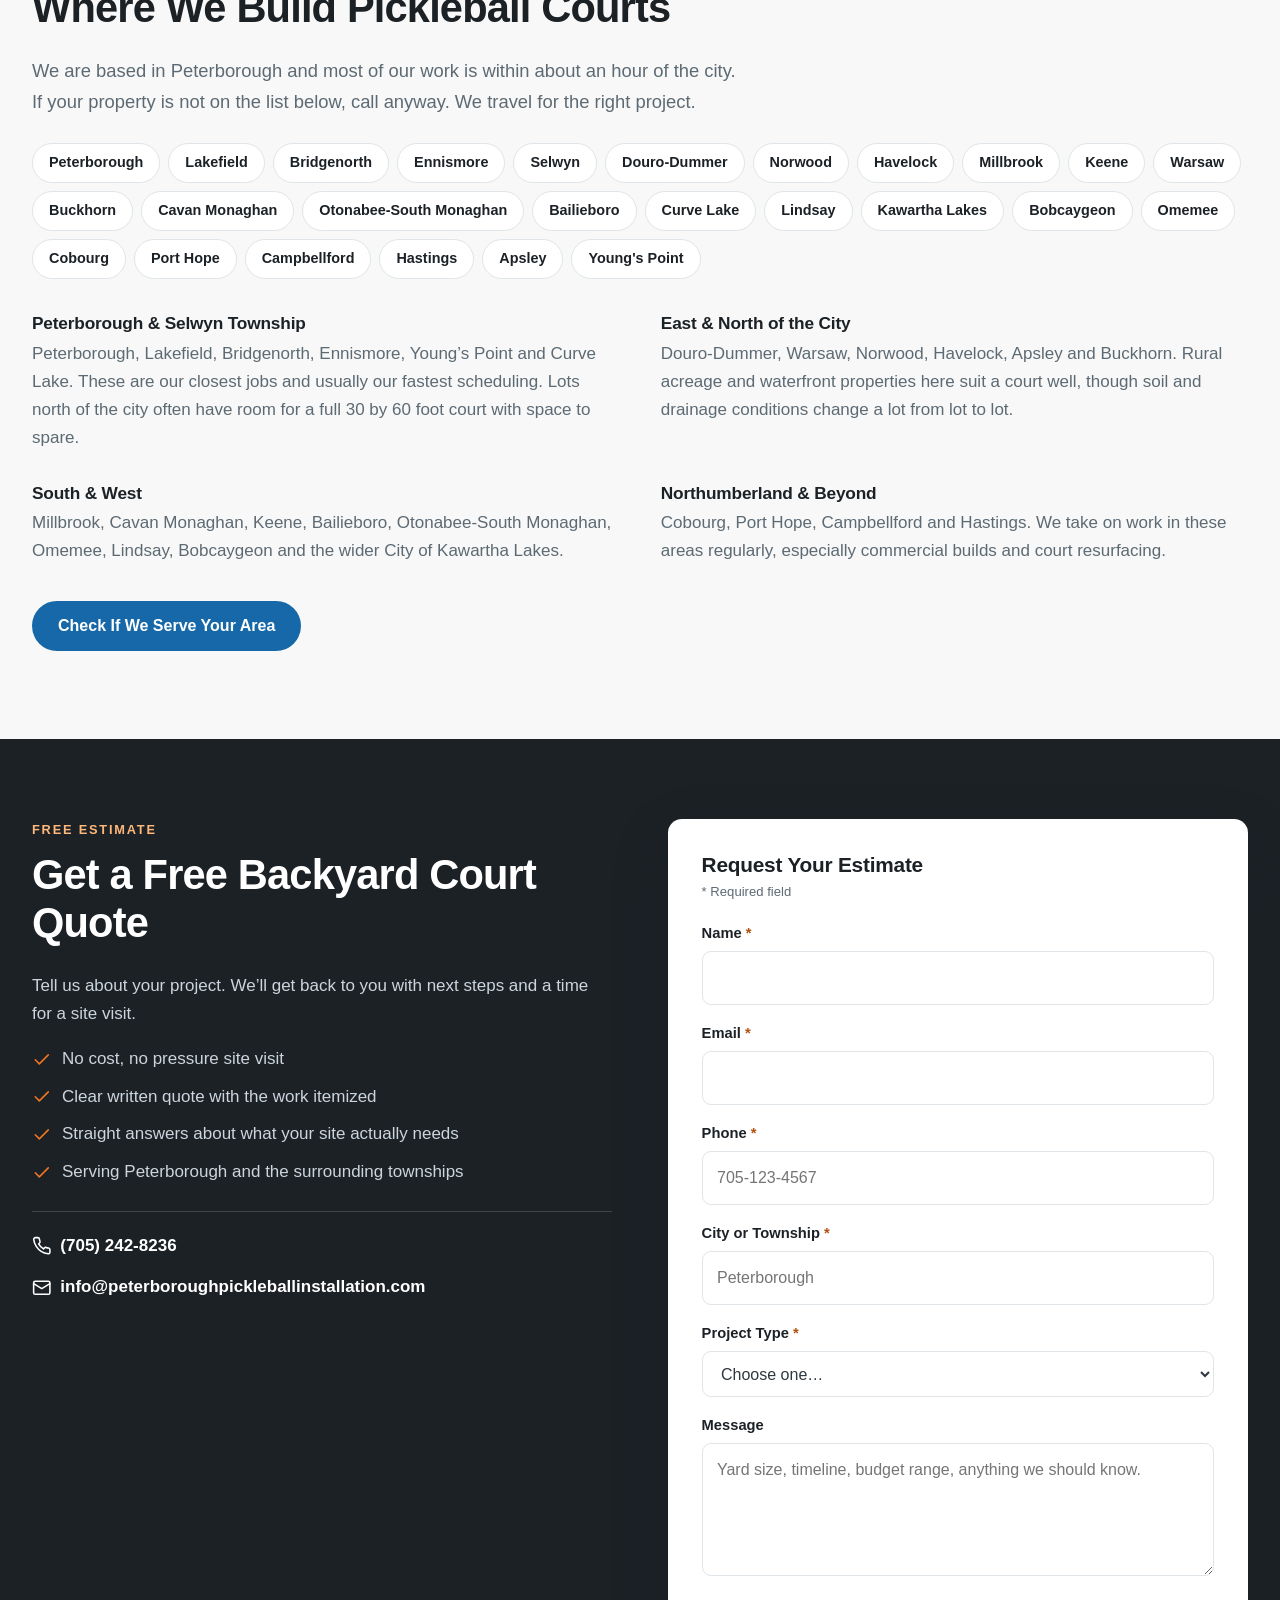
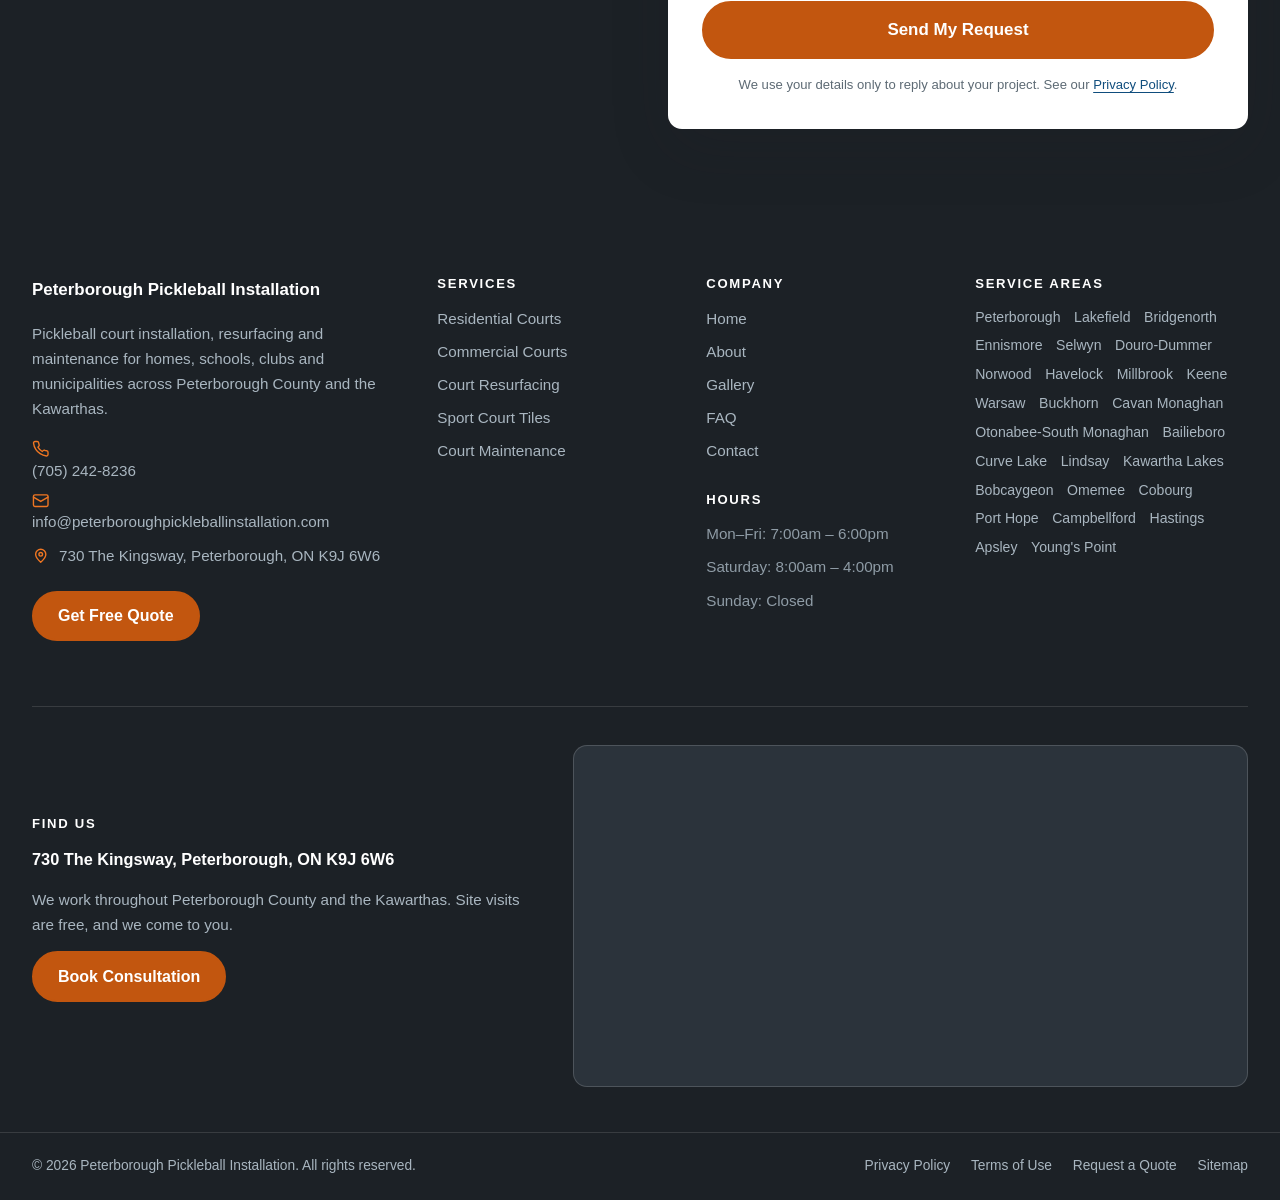
<file: residential-pickleball-court-installation.html>
<!DOCTYPE html>
<html lang="en-CA">
<head>
<meta charset="utf-8">
<meta name="viewport" content="width=device-width, initial-scale=1">
<title>Residential Pickleball Court Installation Peterborough | Backyard Courts</title>
<meta name="description" content="Custom backyard pickleball court installation in Peterborough, Ontario. Concrete base, acrylic surfacing, fencing and lighting. Free on-site estimate.">
<link rel="canonical" href="https://peterboroughpickleballinstallation.com/residential-pickleball-court-installation.html">
<meta name="robots" content="index, follow, max-image-preview:large">
<meta name="theme-color" content="#1c2126">
<meta name="geo.region" content="CA-ON">
<meta name="geo.placename" content="Peterborough, Ontario">

<meta property="og:type" content="website">
<meta property="og:site_name" content="Peterborough Pickleball Installation">
<meta property="og:locale" content="en_CA">
<meta property="og:title" content="Residential Pickleball Court Installation Peterborough | Backyard Courts">
<meta property="og:description" content="Custom backyard pickleball court installation in Peterborough, Ontario. Concrete base, acrylic surfacing, fencing and lighting. Free on-site estimate.">
<meta property="og:url" content="https://peterboroughpickleballinstallation.com/residential-pickleball-court-installation.html">
<meta property="og:image" content="https://peterboroughpickleballinstallation.com/images/hero-residential-backyard-pickleball-court.svg">
<meta name="twitter:card" content="summary_large_image">
<meta name="twitter:title" content="Residential Pickleball Court Installation Peterborough | Backyard Courts">
<meta name="twitter:description" content="Custom backyard pickleball court installation in Peterborough, Ontario. Concrete base, acrylic surfacing, fencing and lighting. Free on-site estimate.">
<meta name="twitter:image" content="https://peterboroughpickleballinstallation.com/images/hero-residential-backyard-pickleball-court.svg">

<link rel="icon" href="favicon.svg" type="image/svg+xml">
<link rel="apple-touch-icon" href="images/icon-apple-touch-pickleball-court.svg">
<link rel="manifest" href="site.webmanifest">
<link rel="preload" href="css/styles.css" as="style">
<link rel="stylesheet" href="css/styles.css">
<script type="application/ld+json">{"@context": "https://schema.org", "@type": "Service", "name": "Residential Pickleball Court Installation", "serviceType": "Residential Pickleball Court Installation", "description": "Custom backyard pickleball court design and construction for homes in Peterborough County and the Kawarthas.", "url": "https://peterboroughpickleballinstallation.com/residential-pickleball-court-installation.html", "provider": {"@id": "https://peterboroughpickleballinstallation.com/#business"}, "areaServed": [{"@type": "City", "name": "Peterborough"}, {"@type": "City", "name": "Lakefield"}, {"@type": "City", "name": "Bridgenorth"}, {"@type": "City", "name": "Ennismore"}, {"@type": "City", "name": "Selwyn"}, {"@type": "City", "name": "Douro-Dummer"}, {"@type": "City", "name": "Norwood"}, {"@type": "City", "name": "Havelock"}, {"@type": "City", "name": "Millbrook"}, {"@type": "City", "name": "Keene"}, {"@type": "City", "name": "Warsaw"}, {"@type": "City", "name": "Buckhorn"}]}</script><script type="application/ld+json">{"@context": "https://schema.org", "@type": "FAQPage", "mainEntity": [{"@type": "Question", "name": "How much space do I need for a backyard pickleball court?", "acceptedAnswer": {"@type": "Answer", "text": "The painted lines are 20 by 44 feet. The recommended pad is 30 by 60 feet, which is 1,800 square feet. That gives about five feet on each sideline and eight feet behind each baseline. If your yard will not take that, we can lay out a smaller court that still plays well for family games. We will be straight with you about the trade-offs before you spend anything."}}, {"@type": "Question", "name": "Can you build a court on a sloped yard?", "acceptedAnswer": {"@type": "Answer", "text": "Usually yes. It depends how steep the grade is. A gentle slope is simple to cut and fill. A steeper one may need a retaining wall or extra fill, which adds to the cost. We measure the grade during the site visit so the quote reflects the real work involved instead of a guess."}}, {"@type": "Question", "name": "Do I need a permit for a backyard court?", "acceptedAnswer": {"@type": "Answer", "text": "It varies by municipality. The slab itself may not need a building permit, but zoning rules on setbacks and rear yard coverage still apply. Fencing above a certain height and any court lighting usually do require approvals, and electrical work needs an ESA permit and a licensed contractor. We tell you what applies to your property and supply the drawings and dimensions for your application."}}, {"@type": "Question", "name": "Will a backyard court bother my neighbours?", "acceptedAnswer": {"@type": "Answer", "text": "It can. Pickleball makes a sharp, repeating sound that carries. Where we place the court on your lot makes the biggest difference. Beyond that, acoustic panels on the fence, a planted buffer and quieter paddles all help. We raise this at the planning stage rather than after the court is built."}}, {"@type": "Question", "name": "Can I put a court on my existing driveway or patio?", "acceptedAnswer": {"@type": "Answer", "text": "Sometimes. The slab has to be the right size, structurally sound, correctly sloped and free of major cracking. We check all of that during the site visit. If it works, you save a large part of the cost because the base is already there."}}, {"@type": "Question", "name": "What is the best colour combination?", "acceptedAnswer": {"@type": "Answer", "text": "Blue inside with green surrounds is the most popular and gives excellent ball contrast. Lighter colours stay cooler in summer. Darker colours melt snow faster in spring. We will show you the options and let you pick."}}, {"@type": "Question", "name": "How long will my backyard court last?", "acceptedAnswer": {"@type": "Answer", "text": "With a properly compacted base, correct drainage and a good acrylic system, expect fifteen to twenty years of play before resurfacing. Resurfacing then buys you another eight to ten years without touching the base."}}, {"@type": "Question", "name": "Can the court be used for other sports?", "acceptedAnswer": {"@type": "Answer", "text": "Yes. Adding a second set of game lines and a basketball hoop is a common request, and it makes the pad far more useful if you have kids. Volleyball and ball hockey work on the same surface too."}}]}</script><script type="application/ld+json">{"@context": "https://schema.org", "@type": "BreadcrumbList", "itemListElement": [{"@type": "ListItem", "position": 1, "name": "Home", "item": "https://peterboroughpickleballinstallation.com/"}, {"@type": "ListItem", "position": 2, "name": "Residential Courts", "item": "https://peterboroughpickleballinstallation.com/residential-pickleball-court-installation.html"}]}</script>
</head>
<body>
<a class="skip-link" href="#main">Skip to main content</a>

<div class="topbar">
  <div class="wrap topbar__in">
    <p class="topbar__msg">Pickleball court builders serving Peterborough &amp; the Kawarthas</p>
    <p class="topbar__act"><a href="tel:+17052428236"><svg class="ic" viewBox="0 0 24 24" fill="none" stroke="currentColor" stroke-width="1.9" stroke-linecap="round" stroke-linejoin="round" aria-hidden="true" focusable="false"><path d="M22 16.9v3a2 2 0 0 1-2.2 2 19.8 19.8 0 0 1-8.6-3.1 19.5 19.5 0 0 1-6-6A19.8 19.8 0 0 1 2.1 4.2 2 2 0 0 1 4.1 2h3a2 2 0 0 1 2 1.7c.1 1 .3 1.9.7 2.8a2 2 0 0 1-.5 2.1L8.1 9.8a16 16 0 0 0 6 6l1.2-1.2a2 2 0 0 1 2.1-.5c.9.4 1.8.6 2.8.7a2 2 0 0 1 1.8 2.1z"/></svg><span>Call (705) 242-8236</span></a></p>
  </div>
</div>

<header class="site-head" id="siteHead">
  <div class="wrap site-head__in">
    <a class="brand" href="index.html" aria-label="Peterborough Pickleball Installation home">
      <span class="brand__mark" aria-hidden="true">
        <svg viewBox="0 0 40 40" fill="none" aria-hidden="true">
          <rect x="1.5" y="1.5" width="37" height="37" rx="7" fill="#1668a8"/>
          <rect x="7" y="8" width="26" height="24" rx="1.5" stroke="#ffffff" stroke-width="1.6"/>
          <path d="M20 8v24M13.5 8v24M26.5 8v24M7 20h6.5M26.5 20H33" stroke="#ffffff" stroke-width="1.2" opacity=".85"/>
          <circle cx="28" cy="13.5" r="3" fill="#ef7622"/>
        </svg>
      </span>
      <span class="brand__txt"><strong>Peterborough</strong><span>Pickleball Installation</span></span>
    </a>

    <button class="navtoggle" id="navToggle" aria-expanded="false" aria-controls="primaryNav">
      <span class="navtoggle__bars" aria-hidden="true"><i></i><i></i><i></i></span>
      <span class="navtoggle__label">Menu</span>
    </button>

    <nav class="nav" id="primaryNav" aria-label="Primary">
      <ul class="nav__list"><li><a href="index.html">Home</a></li><li><a href="residential-pickleball-court-installation.html" aria-current="page" class="is-active">Residential Courts</a></li><li><a href="commercial-pickleball-court-installation.html">Commercial Courts</a></li><li><a href="pickleball-court-resurfacing.html">Court Resurfacing</a></li><li><a href="sport-court-tile-installation.html">Sport Court Tiles</a></li><li><a href="pickleball-court-maintenance.html">Court Maintenance</a></li><li><a href="about.html">About</a></li><li><a href="gallery.html">Gallery</a></li><li><a href="faq.html">FAQ</a></li><li><a href="contact.html">Contact</a></li></ul>
      <div class="nav__cta">
        <a class="btn btn--ghost" href="tel:+17052428236"><svg class="ic" viewBox="0 0 24 24" fill="none" stroke="currentColor" stroke-width="1.9" stroke-linecap="round" stroke-linejoin="round" aria-hidden="true" focusable="false"><path d="M22 16.9v3a2 2 0 0 1-2.2 2 19.8 19.8 0 0 1-8.6-3.1 19.5 19.5 0 0 1-6-6A19.8 19.8 0 0 1 2.1 4.2 2 2 0 0 1 4.1 2h3a2 2 0 0 1 2 1.7c.1 1 .3 1.9.7 2.8a2 2 0 0 1-.5 2.1L8.1 9.8a16 16 0 0 0 6 6l1.2-1.2a2 2 0 0 1 2.1-.5c.9.4 1.8.6 2.8.7a2 2 0 0 1 1.8 2.1z"/></svg> Call Today</a>
        <a class="btn btn--orange" href="contact.html#quote">Get Free Quote</a>
      </div>
    </nav>
  </div>
</header>
<main id="main">

<section class="hero hero--blue">
  <div class="hero__media">
    <picture><source type="image/webp" sizes="100vw" srcset="images/residential-backyard-pickleball-court-blue-green-900.webp 900w, images/residential-backyard-pickleball-court-blue-green-1536.webp 1536w"><img src="images/residential-backyard-pickleball-court-blue-green-900.jpg" sizes="100vw" srcset="images/residential-backyard-pickleball-court-blue-green-900.jpg 900w, images/residential-backyard-pickleball-court-blue-green-1536.jpg 1536w" alt="Residential backyard pickleball court with blue playing area and green surround beside a Peterborough home" width="1536" height="1024" fetchpriority="high" decoding="async"></picture>
  </div>
  <div class="wrap hero__in">
    <p class="eyebrow">Residential</p>
    <h1>Backyard Pickleball Court Installation</h1>
    <p class="hero__sub">Custom residential courts designed around your yard, built on a base that handles Ontario freeze-thaw. Concrete, acrylic surfacing, fencing, lighting and net systems.</p>
    <ul class="hero__pts"><li><svg class="ic" viewBox="0 0 24 24" fill="none" stroke="currentColor" stroke-width="1.9" stroke-linecap="round" stroke-linejoin="round" aria-hidden="true" focusable="false"><path d="M20 6 9 17l-5-5"/></svg><span>Full regulation and compact custom layouts</span></li><li><svg class="ic" viewBox="0 0 24 24" fill="none" stroke="currentColor" stroke-width="1.9" stroke-linecap="round" stroke-linejoin="round" aria-hidden="true" focusable="false"><path d="M20 6 9 17l-5-5"/></svg><span>Concrete base and multi-layer acrylic</span></li><li><svg class="ic" viewBox="0 0 24 24" fill="none" stroke="currentColor" stroke-width="1.9" stroke-linecap="round" stroke-linejoin="round" aria-hidden="true" focusable="false"><path d="M20 6 9 17l-5-5"/></svg><span>Fencing, lighting and windscreen options</span></li><li><svg class="ic" viewBox="0 0 24 24" fill="none" stroke="currentColor" stroke-width="1.9" stroke-linecap="round" stroke-linejoin="round" aria-hidden="true" focusable="false"><path d="M20 6 9 17l-5-5"/></svg><span>Free site visit and written quote</span></li></ul>
    <p class="hero__btns">
      <a class="btn btn--orange btn--lg" href="contact.html#quote">Get Free Quote</a>
      <a class="btn btn--outline btn--lg" href="tel:+17052428236"><svg class="ic" viewBox="0 0 24 24" fill="none" stroke="currentColor" stroke-width="1.9" stroke-linecap="round" stroke-linejoin="round" aria-hidden="true" focusable="false"><path d="M22 16.9v3a2 2 0 0 1-2.2 2 19.8 19.8 0 0 1-8.6-3.1 19.5 19.5 0 0 1-6-6A19.8 19.8 0 0 1 2.1 4.2 2 2 0 0 1 4.1 2h3a2 2 0 0 1 2 1.7c.1 1 .3 1.9.7 2.8a2 2 0 0 1-.5 2.1L8.1 9.8a16 16 0 0 0 6 6l1.2-1.2a2 2 0 0 1 2.1-.5c.9.4 1.8.6 2.8.7a2 2 0 0 1 1.8 2.1z"/></svg> Call (705) 242-8236</a>
    </p>
    <p class="hero__note">Free estimates &middot; Locally focused service &middot; Clear, written quotes</p>
  </div>
</section>
<nav class="crumbs" aria-label="Breadcrumb"><div class="wrap"><ol><li><a href="index.html">Home</a></li><li aria-current="page">Residential Courts</li></ol></div></nav><section class="trustbar" aria-label="What we stand for"><div class="wrap"><ul><li><svg class="ic" viewBox="0 0 24 24" fill="none" stroke="currentColor" stroke-width="1.9" stroke-linecap="round" stroke-linejoin="round" aria-hidden="true" focusable="false"><path d="M20 6 9 17l-5-5"/></svg><span>Free Estimates</span></li><li><svg class="ic" viewBox="0 0 24 24" fill="none" stroke="currentColor" stroke-width="1.9" stroke-linecap="round" stroke-linejoin="round" aria-hidden="true" focusable="false"><path d="m12 2 9 5-9 5-9-5z"/><path d="m3 12 9 5 9-5"/><path d="m3 17 9 5 9-5"/></svg><span>High-Quality Materials</span></li><li><svg class="ic" viewBox="0 0 24 24" fill="none" stroke="currentColor" stroke-width="1.9" stroke-linecap="round" stroke-linejoin="round" aria-hidden="true" focusable="false"><path d="M12 22s8-4 8-10V5l-8-3-8 3v7c0 6 8 10 8 10z"/></svg><span>Professional Workmanship</span></li><li><svg class="ic" viewBox="0 0 24 24" fill="none" stroke="currentColor" stroke-width="1.9" stroke-linecap="round" stroke-linejoin="round" aria-hidden="true" focusable="false"><circle cx="12" cy="12" r="9"/><path d="M12 7v5l3 2"/></svg><span>Reliable Scheduling</span></li><li><svg class="ic" viewBox="0 0 24 24" fill="none" stroke="currentColor" stroke-width="1.9" stroke-linecap="round" stroke-linejoin="round" aria-hidden="true" focusable="false"><path d="M12 21s7-6.3 7-11a7 7 0 1 0-14 0c0 4.7 7 11 7 11z"/><circle cx="12" cy="10" r="2.5"/></svg><span>Locally Focused</span></li></ul></div></section>
<section class="sec" aria-labelledby="r1">
  <div class="wrap split split--wide-left">
    <div class="split__body prose">
      <p class="eyebrow">Residential Courts</p>
      <h2 id="r1">A Backyard Court Built for Your Property</h2>
      <p>More homeowners around Peterborough are putting in pickleball courts every year. It has
         become one of the most requested backyard projects we take on.</p>
      <p>A court turns a stretch of lawn that only ever gets mowed into a space the whole family
         uses. It is a place people gather, not just something to look at.</p>
      <p>We design and build each court around your property, your budget and how you actually
         plan to play. Some customers want a full regulation layout with fencing and lights.
         Others want a simple pad for weekend games. Both are good projects.</p>
      <h3>Where we build residential courts</h3>
      <p>Peterborough, Lakefield, Bridgenorth, Ennismore, Selwyn, Douro-Dummer, Keene, Millbrook,
         Cavan Monaghan, Warsaw, Norwood, Havelock, Buckhorn, Omemee, Lindsay and out through
         Kawartha Lakes. Rural lots and waterfront properties are a particularly good fit because
         the space is there.</p>
    </div>
    <div class="split__media">
      <picture><source type="image/webp" sizes="(min-width: 900px) 50vw, 100vw" srcset="images/backyard-pickleball-court-and-pool-patio-view-900.webp 900w, images/backyard-pickleball-court-and-pool-patio-view-1536.webp 1536w"><img src="images/backyard-pickleball-court-and-pool-patio-view-900.jpg" sizes="(min-width: 900px) 50vw, 100vw" srcset="images/backyard-pickleball-court-and-pool-patio-view-900.jpg 900w, images/backyard-pickleball-court-and-pool-patio-view-1536.jpg 1536w" alt="Backyard pickleball court seen past a swimming pool and covered patio" width="1536" height="1024" loading="lazy" decoding="async"></picture>
    </div>
  </div>
</section>

<section class="sec sec--tint" aria-labelledby="r2">
  <div class="wrap">
    <p class="eyebrow">Design</p>
    <h2 id="r2">Custom Layouts for Real Backyards</h2>
    <p class="lede">Very few yards are a clean rectangle with perfect drainage. Most have a shed,
       a septic bed, a row of maples or a fence line in the way. Designing around those is most of
       the job.</p>
    <ul class="grid grid--3">
      <li class="card"><span class="card__ic"><svg class="ic" viewBox="0 0 24 24" fill="none" stroke="currentColor" stroke-width="1.9" stroke-linecap="round" stroke-linejoin="round" aria-hidden="true" focusable="false"><path d="m16 2 6 6L8 22l-6-6z"/><path d="m7.5 10.5 2 2M11 7l2 2M14.5 3.5l2 2"/></svg></span>
        <h3>Full regulation</h3>
        <div class="card__b"><p>A 30 by 60 foot pad with 20 by 44 foot lines. Proper run-off on
          all four sides. This is what we recommend whenever the space allows.</p></div></li>
      <li class="card"><span class="card__ic"><svg class="ic" viewBox="0 0 24 24" fill="none" stroke="currentColor" stroke-width="1.9" stroke-linecap="round" stroke-linejoin="round" aria-hidden="true" focusable="false"><rect x="3" y="3" width="7" height="7" rx="1"/><rect x="14" y="3" width="7" height="7" rx="1"/><rect x="3" y="14" width="7" height="7" rx="1"/><rect x="14" y="14" width="7" height="7" rx="1"/></svg></span>
        <h3>Compact custom</h3>
        <div class="card__b"><p>Where the yard is tight we shrink the surround rather than the
          lines, or scale the whole layout down. Still a good game, just less run-off.</p></div></li>
      <li class="card"><span class="card__ic"><svg class="ic" viewBox="0 0 24 24" fill="none" stroke="currentColor" stroke-width="1.9" stroke-linecap="round" stroke-linejoin="round" aria-hidden="true" focusable="false"><path d="m12 2 9 5-9 5-9-5z"/><path d="m3 12 9 5 9-5"/><path d="m3 17 9 5 9-5"/></svg></span>
        <h3>Multi-sport pad</h3>
        <div class="card__b"><p>Pickleball lines plus a basketball key, or a second set of lines
          for volleyball or ball hockey. Gets far more use from the same slab.</p></div></li>
    </ul>

    <h3>Court orientation</h3>
    <p>We lay courts out running north to south wherever possible. It keeps the low morning and
       evening sun out of players' eyes, which matters more than people expect once the court is
       actually in use.</p>
    <p>Where the lot shape forces a different orientation, we plan for it with screening or by
       shifting the court so the worst glare falls outside normal playing hours.</p>
  </div>
</section>

<section class="sec" aria-labelledby="r3">
  <div class="wrap prose narrow">
    <p class="eyebrow">The Build</p>
    <h2 id="r3">Concrete Preparation and Base Work</h2>
    <p>This is where a court is won or lost. Everything above it is finish work.</p>

    <h3>Excavation</h3>
    <p>We strip the topsoil and cut the area to depth. Organic material has to come out because it
       breaks down and settles unevenly. We also establish the slope at this stage, roughly one
       percent in a single direction so water runs off instead of sitting.</p>

    <h3>Granular base</h3>
    <p>Crushed granular goes in and gets compacted in lifts rather than all at once. Compacting
       one deep layer looks the same on the surface and performs nothing like it. In frost-prone
       areas we build the base deeper, and on some sites we use rigid insulation under the slab to
       reduce heave.</p>

    <h3>Drainage</h3>
    <p>Where water goes is planned before anything is poured. That can mean a perimeter drain, a
       swale, or simply grading the surrounding ground so runoff moves away from the court and away
       from your house. Standing water on a court is nearly always a grading mistake, not a
       surfacing one.</p>

    <h3>Concrete</h3>
    <p>We form the pad, place reinforcement, set the net post sleeves below the finish level so
       there is nothing to trip on when the posts come out, then pour and finish. Control joints go
       in at planned spacing so the slab cracks where we want it to instead of where it wants to.</p>

    <h3>Curing</h3>
    <p>The slab cures fully before any coating goes on. Coating green concrete traps moisture and
       causes blistering and peeling later. It is the most common shortcut in this trade and we do
       not take it.</p>
  </div>
</section>

<section class="sec sec--tint" aria-labelledby="r4">
  <div class="wrap">
    <p class="eyebrow">Options</p>
    <h2 id="r4">Fencing, Lighting and Finishing Touches</h2>
    <ul class="grid grid--2">
      <li class="card card--green"><span class="card__ic"><svg class="ic" viewBox="0 0 24 24" fill="none" stroke="currentColor" stroke-width="1.9" stroke-linecap="round" stroke-linejoin="round" aria-hidden="true" focusable="false"><path d="M4 22V8l3-3 3 3v14M14 22V8l3-3 3 3v14M1 12h22M1 17h22"/></svg></span>
        <h3>Fencing</h3>
        <div class="card__b">
          <p>Fencing is optional but most residential customers add it. It keeps balls on the
             court, which matters more than it sounds when your court backs onto a road, a garden
             or a neighbour.</p>
          <ul>
            <li>Black vinyl coated chain link is the usual choice. It disappears visually and
                lasts.</li>
            <li>Eight to ten feet is standard. Four foot fencing with a top rail pad works for
                casual family play.</li>
            <li>Fencing on two or three sides only is a good way to cut cost where the yard
                already contains balls on one side.</li>
            <li>Acoustic panels can be mounted to the fence if noise is a concern.</li>
          </ul>
        </div></li>
      <li class="card card--orange"><span class="card__ic"><svg class="ic" viewBox="0 0 24 24" fill="none" stroke="currentColor" stroke-width="1.9" stroke-linecap="round" stroke-linejoin="round" aria-hidden="true" focusable="false"><path d="M9 18h6M10 22h4"/><path d="M12 2a7 7 0 0 0-4 12.7V17h8v-2.3A7 7 0 0 0 12 2z"/></svg></span>
        <h3>Lighting</h3>
        <div class="card__b">
          <p>Lighting roughly doubles how much a court gets used, especially in spring and fall
             when the evenings are short.</p>
          <ul>
            <li>LED fixtures on poles, usually two or four poles around 20 feet tall.</li>
            <li>Aimed and shielded to light the court without spilling into neighbouring
                yards.</li>
            <li>Electrical work is done by a licensed contractor with the required ESA permit
                and inspection.</li>
            <li>Worth roughing in the conduit during the build even if you add fixtures later.</li>
          </ul>
        </div></li>
    </ul>

    <ul class="grid grid--3" style="margin-top:1.15rem">
      <li class="card"><span class="card__ic"><svg class="ic" viewBox="0 0 24 24" fill="none" stroke="currentColor" stroke-width="1.9" stroke-linecap="round" stroke-linejoin="round" aria-hidden="true" focusable="false"><path d="M12 2s6 6.5 6 11a6 6 0 0 1-12 0c0-4.5 6-11 6-11z"/></svg></span>
        <h3>Drainage extras</h3>
        <div class="card__b"><p>Perimeter drains, catch basins or a regraded swale where the lot
          collects water. Cheaper to do now than to retrofit later.</p></div></li>
      <li class="card"><span class="card__ic"><svg class="ic" viewBox="0 0 24 24" fill="none" stroke="currentColor" stroke-width="1.9" stroke-linecap="round" stroke-linejoin="round" aria-hidden="true" focusable="false"><path d="m16 2 6 6L8 22l-6-6z"/><path d="m7.5 10.5 2 2M11 7l2 2M14.5 3.5l2 2"/></svg></span>
        <h3>Net systems</h3>
        <div class="card__b"><p>Permanent posts set in ground sleeves with a weather-rated
          tournament net. Portable nets are an option on multi-use pads.</p></div></li>
      <li class="card"><span class="card__ic"><svg class="ic" viewBox="0 0 24 24" fill="none" stroke="currentColor" stroke-width="1.9" stroke-linecap="round" stroke-linejoin="round" aria-hidden="true" focusable="false"><circle cx="12" cy="12" r="4"/><path d="M12 2v2M12 20v2M4.9 4.9l1.4 1.4M17.7 17.7l1.4 1.4M2 12h2M20 12h2M4.9 19.1l1.4-1.4M17.7 6.3l1.4-1.4"/></svg></span>
        <h3>Windscreen &amp; shade</h3>
        <div class="card__b"><p>Windscreen on the fence cuts crosswind and adds privacy. A shade
          structure or bench area makes the court somewhere people linger.</p></div></li>
    </ul>
  </div>
</section>

<section class="sec" aria-labelledby="r5">
  <div class="wrap prose narrow">
    <p class="eyebrow">Colours &amp; Surfacing</p>
    <h2 id="r5">Choosing Your Court Colours</h2>
    <p>An acrylic court is built up in layers. A resurfacer coat first, then colour coats, then the
       lines. The texture in the coating is what gives you grip and a consistent bounce.</p>
    <p>The playing area and the surround are usually different colours. That contrast helps players
       read the boundary and makes the court look finished rather than like a painted driveway.</p>
    <h3>Popular combinations</h3>
    <ul class="tick tick--blue">
      <li><span><strong>Blue inside, green surround.</strong> The classic. Best ball contrast and
          it looks right in a green Ontario yard.</span></li>
      <li><span><strong>Blue inside, light blue surround.</strong> Modern and clean. Reads well
          from the house.</span></li>
      <li><span><strong>Green inside, dark green surround.</strong> Blends into landscaping if you
          would rather the court not dominate the view.</span></li>
      <li><span><strong>Grey or sand surrounds.</strong> Runs cooler underfoot and pairs well with
          natural stone hardscaping.</span></li>
    </ul>
    <h3>Cushioned surfacing</h3>
    <p>A cushioned acrylic system adds rubber granules under the colour coats. It takes some load
       off knees, hips and feet without changing how the ball bounces. If the main players are over
       fifty or plan to play several times a week, it is worth pricing out.</p>
    <p>Want to compare acrylic against modular tile? Read our
       <a href="sport-court-tile-installation.html">sport court tile page</a>.</p>
  </div>
</section>

<section class="sec sec--tint" aria-labelledby="r6">
  <div class="wrap">
    <p class="eyebrow">Avoidable Problems</p>
    <h2 id="r6">What Goes Wrong on Badly Built Backyard Courts</h2>
    <p class="lede">We get called to look at courts other people built. The same three problems
       come up again and again, and all three trace back to the base.</p>
    <ul class="grid grid--3">
      <li class="card"><span class="card__ic"><svg class="ic" viewBox="0 0 24 24" fill="none" stroke="currentColor" stroke-width="1.9" stroke-linecap="round" stroke-linejoin="round" aria-hidden="true" focusable="false"><path d="M12 2s6 6.5 6 11a6 6 0 0 1-12 0c0-4.5 6-11 6-11z"/></svg></span>
        <h3>Standing water</h3>
        <div class="card__b"><p>Almost always a grading error. The pad was poured flat, or sloped
          the wrong way, or the surrounding ground drains toward the court instead of away from
          it. Water sitting on acrylic shortens its life fast.</p></div></li>
      <li class="card"><span class="card__ic"><svg class="ic" viewBox="0 0 24 24" fill="none" stroke="currentColor" stroke-width="1.9" stroke-linecap="round" stroke-linejoin="round" aria-hidden="true" focusable="false"><path d="M12 2v20M4.2 7 19.8 17M19.8 7 4.2 17"/></svg></span>
        <h3>Cracking</h3>
        <div class="card__b"><p>A thin base, poor compaction, or missing control joints. Water
          gets into the crack, freezes, expands, and the crack grows every winter until it needs
          real repair.</p></div></li>
      <li class="card"><span class="card__ic"><svg class="ic" viewBox="0 0 24 24" fill="none" stroke="currentColor" stroke-width="1.9" stroke-linecap="round" stroke-linejoin="round" aria-hidden="true" focusable="false"><path d="M9.1 14.9 3 21m6.1-6.1a3 3 0 0 1 4.2-4.2M14 4l6 6-5.5 5.5-6-6z"/></svg></span>
        <h3>Peeling coating</h3>
        <div class="card__b"><p>Usually coating applied over concrete that had not finished
          curing, or over a damp slab. The surface blisters and lifts, and the only fix is to
          strip and redo it.</p></div></li>
    </ul>
    <div class="callout callout--orange" style="margin-top:2rem">
      <h3>Root intrusion is the fourth one</h3>
      <p>Courts built too close to mature trees deal with roots lifting the slab and heavy leaf
         litter every fall. We plan placement to keep the court clear of major root zones wherever
         the lot allows it.</p>
    </div>
  </div>
</section>

<section class="ctaband">
  <div class="wrap ctaband__in">
    <div>
      <p class="eyebrow eyebrow--light">Free Site Visit</p>
      <h2>See What Fits in Your Yard</h2>
      <p>Send us your address and rough yard size. We will come out, measure, check the drainage and show you a layout that works.</p>
    </div>
    <p class="ctaband__btns">
      <a class="btn btn--orange btn--lg" href="contact.html#quote">Book Consultation</a>
      <a class="btn btn--outline-light btn--lg" href="tel:+17052428236"><svg class="ic" viewBox="0 0 24 24" fill="none" stroke="currentColor" stroke-width="1.9" stroke-linecap="round" stroke-linejoin="round" aria-hidden="true" focusable="false"><path d="M22 16.9v3a2 2 0 0 1-2.2 2 19.8 19.8 0 0 1-8.6-3.1 19.5 19.5 0 0 1-6-6A19.8 19.8 0 0 1 2.1 4.2 2 2 0 0 1 4.1 2h3a2 2 0 0 1 2 1.7c.1 1 .3 1.9.7 2.8a2 2 0 0 1-.5 2.1L8.1 9.8a16 16 0 0 0 6 6l1.2-1.2a2 2 0 0 1 2.1-.5c.9.4 1.8.6 2.8.7a2 2 0 0 1 1.8 2.1z"/></svg> Call Today</a>
    </p>
  </div>
</section>

<section class="sec sec--tint" aria-labelledby="pfaq-h">
  <div class="wrap narrow">
    <p class="eyebrow">Questions</p>
    <h2 id="pfaq-h">Frequently Asked Questions</h2><div class="faqs"><details class="faq"><summary><span>How much space do I need for a backyard pickleball court?</span></summary><div class="faq__a"><p>The painted lines are 20 by 44 feet. The recommended pad is 30 by 60 feet, which is 1,800 square feet. That gives about five feet on each sideline and eight feet behind each baseline.</p><p>If your yard will not take that, we can lay out a smaller court that still plays well for family games. We will be straight with you about the trade-offs before you spend anything.</p></div></details><details class="faq"><summary><span>Can you build a court on a sloped yard?</span></summary><div class="faq__a"><p>Usually yes. It depends how steep the grade is. A gentle slope is simple to cut and fill. A steeper one may need a retaining wall or extra fill, which adds to the cost.</p><p>We measure the grade during the site visit so the quote reflects the real work involved instead of a guess.</p></div></details><details class="faq"><summary><span>Do I need a permit for a backyard court?</span></summary><div class="faq__a"><p>It varies by municipality. The slab itself may not need a building permit, but zoning rules on setbacks and rear yard coverage still apply. Fencing above a certain height and any court lighting usually do require approvals, and electrical work needs an ESA permit and a licensed contractor.</p><p>We tell you what applies to your property and supply the drawings and dimensions for your application.</p></div></details><details class="faq"><summary><span>Will a backyard court bother my neighbours?</span></summary><div class="faq__a"><p>It can. Pickleball makes a sharp, repeating sound that carries. Where we place the court on your lot makes the biggest difference. Beyond that, acoustic panels on the fence, a planted buffer and quieter paddles all help.</p><p>We raise this at the planning stage rather than after the court is built.</p></div></details><details class="faq"><summary><span>Can I put a court on my existing driveway or patio?</span></summary><div class="faq__a"><p>Sometimes. The slab has to be the right size, structurally sound, correctly sloped and free of major cracking. We check all of that during the site visit. If it works, you save a large part of the cost because the base is already there.</p></div></details><details class="faq"><summary><span>What is the best colour combination?</span></summary><div class="faq__a"><p>Blue inside with green surrounds is the most popular and gives excellent ball contrast. Lighter colours stay cooler in summer. Darker colours melt snow faster in spring. We will show you the options and let you pick.</p></div></details><details class="faq"><summary><span>How long will my backyard court last?</span></summary><div class="faq__a"><p>With a properly compacted base, correct drainage and a good acrylic system, expect fifteen to twenty years of play before resurfacing. Resurfacing then buys you another eight to ten years without touching the base.</p></div></details><details class="faq"><summary><span>Can the court be used for other sports?</span></summary><div class="faq__a"><p>Yes. Adding a second set of game lines and a basketball hoop is a common request, and it makes the pad far more useful if you have kids. Volleyball and ball hockey work on the same surface too.</p></div></details></div>
    <p style="margin-top:1.8rem"><a class="btn btn--blue" href="faq.html">See All 35+ FAQs</a></p>
  </div>
</section>

<section class="sec sec--tint areas" aria-labelledby="areas-h">
  <div class="wrap">
    <p class="eyebrow">Service Area</p>
    <h2 id="areas-h">Where We Build Pickleball Courts</h2>
    <p class="lede">We are based in Peterborough and most of our work is within about an hour of the city. If your property is not on the list below, call anyway. We travel for the right project.</p>
    <ul class="chips"><li>Peterborough</li><li>Lakefield</li><li>Bridgenorth</li><li>Ennismore</li><li>Selwyn</li><li>Douro-Dummer</li><li>Norwood</li><li>Havelock</li><li>Millbrook</li><li>Keene</li><li>Warsaw</li><li>Buckhorn</li><li>Cavan Monaghan</li><li>Otonabee-South Monaghan</li><li>Bailieboro</li><li>Curve Lake</li><li>Lindsay</li><li>Kawartha Lakes</li><li>Bobcaygeon</li><li>Omemee</li><li>Cobourg</li><li>Port Hope</li><li>Campbellford</li><li>Hastings</li><li>Apsley</li><li>Young's Point</li></ul>
    <div class="areas__cols">
      <div>
        <h3>Peterborough &amp; Selwyn Township</h3>
        <p>Peterborough, Lakefield, Bridgenorth, Ennismore, Young&rsquo;s Point and Curve Lake.
           These are our closest jobs and usually our fastest scheduling. Lots north of the city
           often have room for a full 30 by 60 foot court with space to spare.</p>
      </div>
      <div>
        <h3>East &amp; North of the City</h3>
        <p>Douro-Dummer, Warsaw, Norwood, Havelock, Apsley and Buckhorn. Rural acreage and
           waterfront properties here suit a court well, though soil and drainage conditions
           change a lot from lot to lot.</p>
      </div>
      <div>
        <h3>South &amp; West</h3>
        <p>Millbrook, Cavan Monaghan, Keene, Bailieboro, Otonabee-South Monaghan, Omemee,
           Lindsay, Bobcaygeon and the wider City of Kawartha Lakes.</p>
      </div>
      <div>
        <h3>Northumberland &amp; Beyond</h3>
        <p>Cobourg, Port Hope, Campbellford and Hastings. We take on work in these areas
           regularly, especially commercial builds and court resurfacing.</p>
      </div>
    </div>
    <p class="areas__cta"><a class="btn btn--blue" href="contact.html#quote">Check If We Serve Your Area</a></p>
  </div>
</section>

<section class="formsec" id="quote">
  <div class="wrap formsec__in">
    <div class="formsec__copy">
      <p class="eyebrow">Free Estimate</p>
      <h2>Get a Free Backyard Court Quote</h2>
      <p>Tell us about your project. We&rsquo;ll get back to you with next steps and a time for a site visit.</p>
      <ul class="tick">
        <li><svg class="ic" viewBox="0 0 24 24" fill="none" stroke="currentColor" stroke-width="1.9" stroke-linecap="round" stroke-linejoin="round" aria-hidden="true" focusable="false"><path d="M20 6 9 17l-5-5"/></svg><span>No cost, no pressure site visit</span></li>
        <li><svg class="ic" viewBox="0 0 24 24" fill="none" stroke="currentColor" stroke-width="1.9" stroke-linecap="round" stroke-linejoin="round" aria-hidden="true" focusable="false"><path d="M20 6 9 17l-5-5"/></svg><span>Clear written quote with the work itemized</span></li>
        <li><svg class="ic" viewBox="0 0 24 24" fill="none" stroke="currentColor" stroke-width="1.9" stroke-linecap="round" stroke-linejoin="round" aria-hidden="true" focusable="false"><path d="M20 6 9 17l-5-5"/></svg><span>Straight answers about what your site actually needs</span></li>
        <li><svg class="ic" viewBox="0 0 24 24" fill="none" stroke="currentColor" stroke-width="1.9" stroke-linecap="round" stroke-linejoin="round" aria-hidden="true" focusable="false"><path d="M20 6 9 17l-5-5"/></svg><span>Serving Peterborough and the surrounding townships</span></li>
      </ul>
      <div class="formsec__contact">
        <p><a href="tel:+17052428236"><svg class="ic" viewBox="0 0 24 24" fill="none" stroke="currentColor" stroke-width="1.9" stroke-linecap="round" stroke-linejoin="round" aria-hidden="true" focusable="false"><path d="M22 16.9v3a2 2 0 0 1-2.2 2 19.8 19.8 0 0 1-8.6-3.1 19.5 19.5 0 0 1-6-6A19.8 19.8 0 0 1 2.1 4.2 2 2 0 0 1 4.1 2h3a2 2 0 0 1 2 1.7c.1 1 .3 1.9.7 2.8a2 2 0 0 1-.5 2.1L8.1 9.8a16 16 0 0 0 6 6l1.2-1.2a2 2 0 0 1 2.1-.5c.9.4 1.8.6 2.8.7a2 2 0 0 1 1.8 2.1z"/></svg><span>(705) 242-8236</span></a></p>
        <p><a href="mailto:info@peterboroughpickleballinstallation.com"><svg class="ic" viewBox="0 0 24 24" fill="none" stroke="currentColor" stroke-width="1.9" stroke-linecap="round" stroke-linejoin="round" aria-hidden="true" focusable="false"><rect x="2" y="4" width="20" height="16" rx="2"/><path d="m2 7 10 6 10-6"/></svg><span>info@peterboroughpickleballinstallation.com</span></a></p>
      </div>
    </div>

    <form class="qform" id="qform-residential-pi" novalidate
          action="https://script.google.com/macros/s/AKfycbyM6G4LwvbWw0yMhTlWZaEWwhm0OVYde_JaOD9fSqZWCO3MRmIwvQz4mmemFH8_fPkKzA/exec" method="POST">
      <h3 class="qform__h">Request Your Estimate</h3>
      <p class="qform__req"><span aria-hidden="true">*</span> Required field</p>

      <div class="field">
        <label for="name-residential-pi">Name <span class="req" aria-hidden="true">*</span></label>
        <input type="text" id="name-residential-pi" name="name" autocomplete="name" required
               aria-describedby="name-residential-pi-err">
        <p class="err" id="name-residential-pi-err" role="alert" hidden>Please enter your name.</p>
      </div>

      <div class="field">
        <label for="email-residential-pi">Email <span class="req" aria-hidden="true">*</span></label>
        <input type="email" id="email-residential-pi" name="email" autocomplete="email" required
               aria-describedby="email-residential-pi-err">
        <p class="err" id="email-residential-pi-err" role="alert" hidden>Please enter a valid email address.</p>
      </div>

      <div class="field">
        <label for="phone-residential-pi">Phone <span class="req" aria-hidden="true">*</span></label>
        <input type="tel" id="phone-residential-pi" name="phone" autocomplete="tel" required
               aria-describedby="phone-residential-pi-err" placeholder="705-123-4567">
        <p class="err" id="phone-residential-pi-err" role="alert" hidden>Please enter a phone number we can reach you at.</p>
      </div>

      <div class="field">
        <label for="city-residential-pi">City or Township <span class="req" aria-hidden="true">*</span></label>
        <input type="text" id="city-residential-pi" name="city" autocomplete="address-level2" required
               list="cities-residential-pi" aria-describedby="city-residential-pi-err" placeholder="Peterborough">
        <datalist id="cities-residential-pi"><option value="Peterborough"></option><option value="Lakefield"></option><option value="Bridgenorth"></option><option value="Ennismore"></option><option value="Selwyn"></option><option value="Douro-Dummer"></option><option value="Norwood"></option><option value="Havelock"></option><option value="Millbrook"></option><option value="Keene"></option><option value="Warsaw"></option><option value="Buckhorn"></option><option value="Cavan Monaghan"></option><option value="Otonabee-South Monaghan"></option><option value="Bailieboro"></option><option value="Curve Lake"></option><option value="Lindsay"></option><option value="Kawartha Lakes"></option><option value="Bobcaygeon"></option><option value="Omemee"></option><option value="Cobourg"></option><option value="Port Hope"></option><option value="Campbellford"></option><option value="Hastings"></option><option value="Apsley"></option><option value="Young's Point"></option></datalist>
        <p class="err" id="city-residential-pi-err" role="alert" hidden>Please tell us where the project is located.</p>
      </div>

      <div class="field">
        <label for="ptype-residential-pi">Project Type <span class="req" aria-hidden="true">*</span></label>
        <select id="ptype-residential-pi" name="project_type" required aria-describedby="ptype-residential-pi-err">
          <option value="">Choose one&hellip;</option>
          <option value="Residential / backyard court">Residential / backyard court</option><option value="Commercial or multi-court project">Commercial or multi-court project</option><option value="School or municipal court">School or municipal court</option><option value="Court resurfacing">Court resurfacing</option><option value="Sport court tile installation">Sport court tile installation</option><option value="Court maintenance or repair">Court maintenance or repair</option><option value="Tennis court conversion">Tennis court conversion</option><option value="Not sure yet">Not sure yet</option>
        </select>
        <p class="err" id="ptype-residential-pi-err" role="alert" hidden>Please choose a project type.</p>
      </div>

      <div class="field">
        <label for="msg-residential-pi">Message</label>
        <textarea id="msg-residential-pi" name="message" rows="4"
                  placeholder="Yard size, timeline, budget range, anything we should know."></textarea>
      </div>

      <p class="hp" aria-hidden="true">
        <label for="company-residential-pi">Leave this field empty</label>
        <input type="text" id="company-residential-pi" name="_gotcha" tabindex="-1" autocomplete="off">
      </p>

      <button class="btn btn--orange btn--block btn--lg" type="submit">Send My Request</button>
      <p class="qform__fine">We use your details only to reply about your project. See our
        <a href="privacy-policy.html">Privacy Policy</a>.</p>
      <p class="qform__ok" role="status" hidden>Thanks &mdash; your request has been sent. We&rsquo;ll be in touch shortly.</p>
    </form>
  </div>
</section>

</main>
<footer class="site-foot">
  <div class="wrap site-foot__grid">
    <div class="site-foot__col site-foot__brand">
      <p class="fbrand"><strong>Peterborough Pickleball Installation</strong></p>
      <p>Pickleball court installation, resurfacing and maintenance for homes, schools,
         clubs and municipalities across Peterborough County and the Kawarthas.</p>
      <ul class="fcontact">
        <li><a href="tel:+17052428236"><svg class="ic" viewBox="0 0 24 24" fill="none" stroke="currentColor" stroke-width="1.9" stroke-linecap="round" stroke-linejoin="round" aria-hidden="true" focusable="false"><path d="M22 16.9v3a2 2 0 0 1-2.2 2 19.8 19.8 0 0 1-8.6-3.1 19.5 19.5 0 0 1-6-6A19.8 19.8 0 0 1 2.1 4.2 2 2 0 0 1 4.1 2h3a2 2 0 0 1 2 1.7c.1 1 .3 1.9.7 2.8a2 2 0 0 1-.5 2.1L8.1 9.8a16 16 0 0 0 6 6l1.2-1.2a2 2 0 0 1 2.1-.5c.9.4 1.8.6 2.8.7a2 2 0 0 1 1.8 2.1z"/></svg><span>(705) 242-8236</span></a></li>
        <li><a href="mailto:info@peterboroughpickleballinstallation.com"><svg class="ic" viewBox="0 0 24 24" fill="none" stroke="currentColor" stroke-width="1.9" stroke-linecap="round" stroke-linejoin="round" aria-hidden="true" focusable="false"><rect x="2" y="4" width="20" height="16" rx="2"/><path d="m2 7 10 6 10-6"/></svg><span>info@peterboroughpickleballinstallation.com</span></a></li>
        <li><svg class="ic" viewBox="0 0 24 24" fill="none" stroke="currentColor" stroke-width="1.9" stroke-linecap="round" stroke-linejoin="round" aria-hidden="true" focusable="false"><path d="M12 21s7-6.3 7-11a7 7 0 1 0-14 0c0 4.7 7 11 7 11z"/><circle cx="12" cy="10" r="2.5"/></svg><span>730 The Kingsway, Peterborough, ON K9J 6W6</span></li>
      </ul>
      <p><a class="btn btn--orange" href="contact.html#quote">Get Free Quote</a></p>
    </div>

    <div class="site-foot__col">
      <h2 class="fh">Services</h2>
      <ul class="flist"><li><a href="residential-pickleball-court-installation.html">Residential Courts</a></li><li><a href="commercial-pickleball-court-installation.html">Commercial Courts</a></li><li><a href="pickleball-court-resurfacing.html">Court Resurfacing</a></li><li><a href="sport-court-tile-installation.html">Sport Court Tiles</a></li><li><a href="pickleball-court-maintenance.html">Court Maintenance</a></li></ul>
    </div>

    <div class="site-foot__col">
      <h2 class="fh">Company</h2>
      <ul class="flist"><li><a href="index.html">Home</a></li><li><a href="about.html">About</a></li><li><a href="gallery.html">Gallery</a></li><li><a href="faq.html">FAQ</a></li><li><a href="contact.html">Contact</a></li></ul>
      <h2 class="fh fh--sp">Hours</h2>
      <ul class="flist flist--plain">
        <li>Mon&ndash;Fri: 7:00am &ndash; 6:00pm</li>
        <li>Saturday: 8:00am &ndash; 4:00pm</li>
        <li>Sunday: Closed</li>
      </ul>
    </div>

    <div class="site-foot__col">
      <h2 class="fh">Service Areas</h2>
      <ul class="fareas"><li>Peterborough</li><li>Lakefield</li><li>Bridgenorth</li><li>Ennismore</li><li>Selwyn</li><li>Douro-Dummer</li><li>Norwood</li><li>Havelock</li><li>Millbrook</li><li>Keene</li><li>Warsaw</li><li>Buckhorn</li><li>Cavan Monaghan</li><li>Otonabee-South Monaghan</li><li>Bailieboro</li><li>Curve Lake</li><li>Lindsay</li><li>Kawartha Lakes</li><li>Bobcaygeon</li><li>Omemee</li><li>Cobourg</li><li>Port Hope</li><li>Campbellford</li><li>Hastings</li><li>Apsley</li><li>Young's Point</li></ul>
    </div>
  </div>

  <div class="wrap">
    <section class="footmap" aria-labelledby="footmap-h">
      <div class="footmap__copy">
        <h2 class="fh" id="footmap-h">Find Us</h2>
        <p class="footmap__addr">730 The Kingsway, Peterborough, ON K9J 6W6</p>
        <p>We work throughout Peterborough County and the Kawarthas. Site visits are
           free, and we come to you.</p>
        <p><a class="btn btn--orange" href="contact.html#quote">Book Consultation</a></p>
      </div>
      <div class="footmap__frame">
        <iframe src="https://www.google.com/maps/embed?pb=!1m18!1m12!1m3!1d4351.687579949524!2d-78.34169432501132!3d44.27926231171662!2m3!1f0!2f0!3f0!3m2!1i1024!2i768!4f13.1!3m3!1m2!1s0x89d58da7921c805b%3A0x391bc5325a31f979!2s730%20The%20Kingsway%2C%20Peterborough%2C%20ON%20K9J%206W6!5e1!3m2!1sen!2sca!4v1785463860554!5m2!1sen!2sca" title="Map showing Peterborough Pickleball Installation at 730 The Kingsway, Peterborough, ON K9J 6W6"
                width="600" height="450" style="border:0" allowfullscreen
                loading="lazy" referrerpolicy="strict-origin-when-cross-origin"></iframe>
      </div>
    </section>
  </div>

  <div class="wrap site-foot__bar">
    <p>&copy; <span id="yr">2026</span> Peterborough Pickleball Installation. All rights reserved.</p>
    <ul class="flegal">
      <li><a href="privacy-policy.html">Privacy Policy</a></li>
      <li><a href="terms.html">Terms of Use</a></li>
      <li><a href="contact.html#quote">Request a Quote</a></li>
      <li><a href="sitemap.xml">Sitemap</a></li>
    </ul>
  </div>
</footer>

<a class="callbar" href="tel:+17052428236" aria-label="Call Peterborough Pickleball Installation today">
  <svg class="ic" viewBox="0 0 24 24" fill="none" stroke="currentColor" stroke-width="1.9" stroke-linecap="round" stroke-linejoin="round" aria-hidden="true" focusable="false"><path d="M22 16.9v3a2 2 0 0 1-2.2 2 19.8 19.8 0 0 1-8.6-3.1 19.5 19.5 0 0 1-6-6A19.8 19.8 0 0 1 2.1 4.2 2 2 0 0 1 4.1 2h3a2 2 0 0 1 2 1.7c.1 1 .3 1.9.7 2.8a2 2 0 0 1-.5 2.1L8.1 9.8a16 16 0 0 0 6 6l1.2-1.2a2 2 0 0 1 2.1-.5c.9.4 1.8.6 2.8.7a2 2 0 0 1 1.8 2.1z"/></svg><span>Call Today</span>
</a>

<script src="js/main.js?v=2" defer></script>
</body>
</html>
</file>
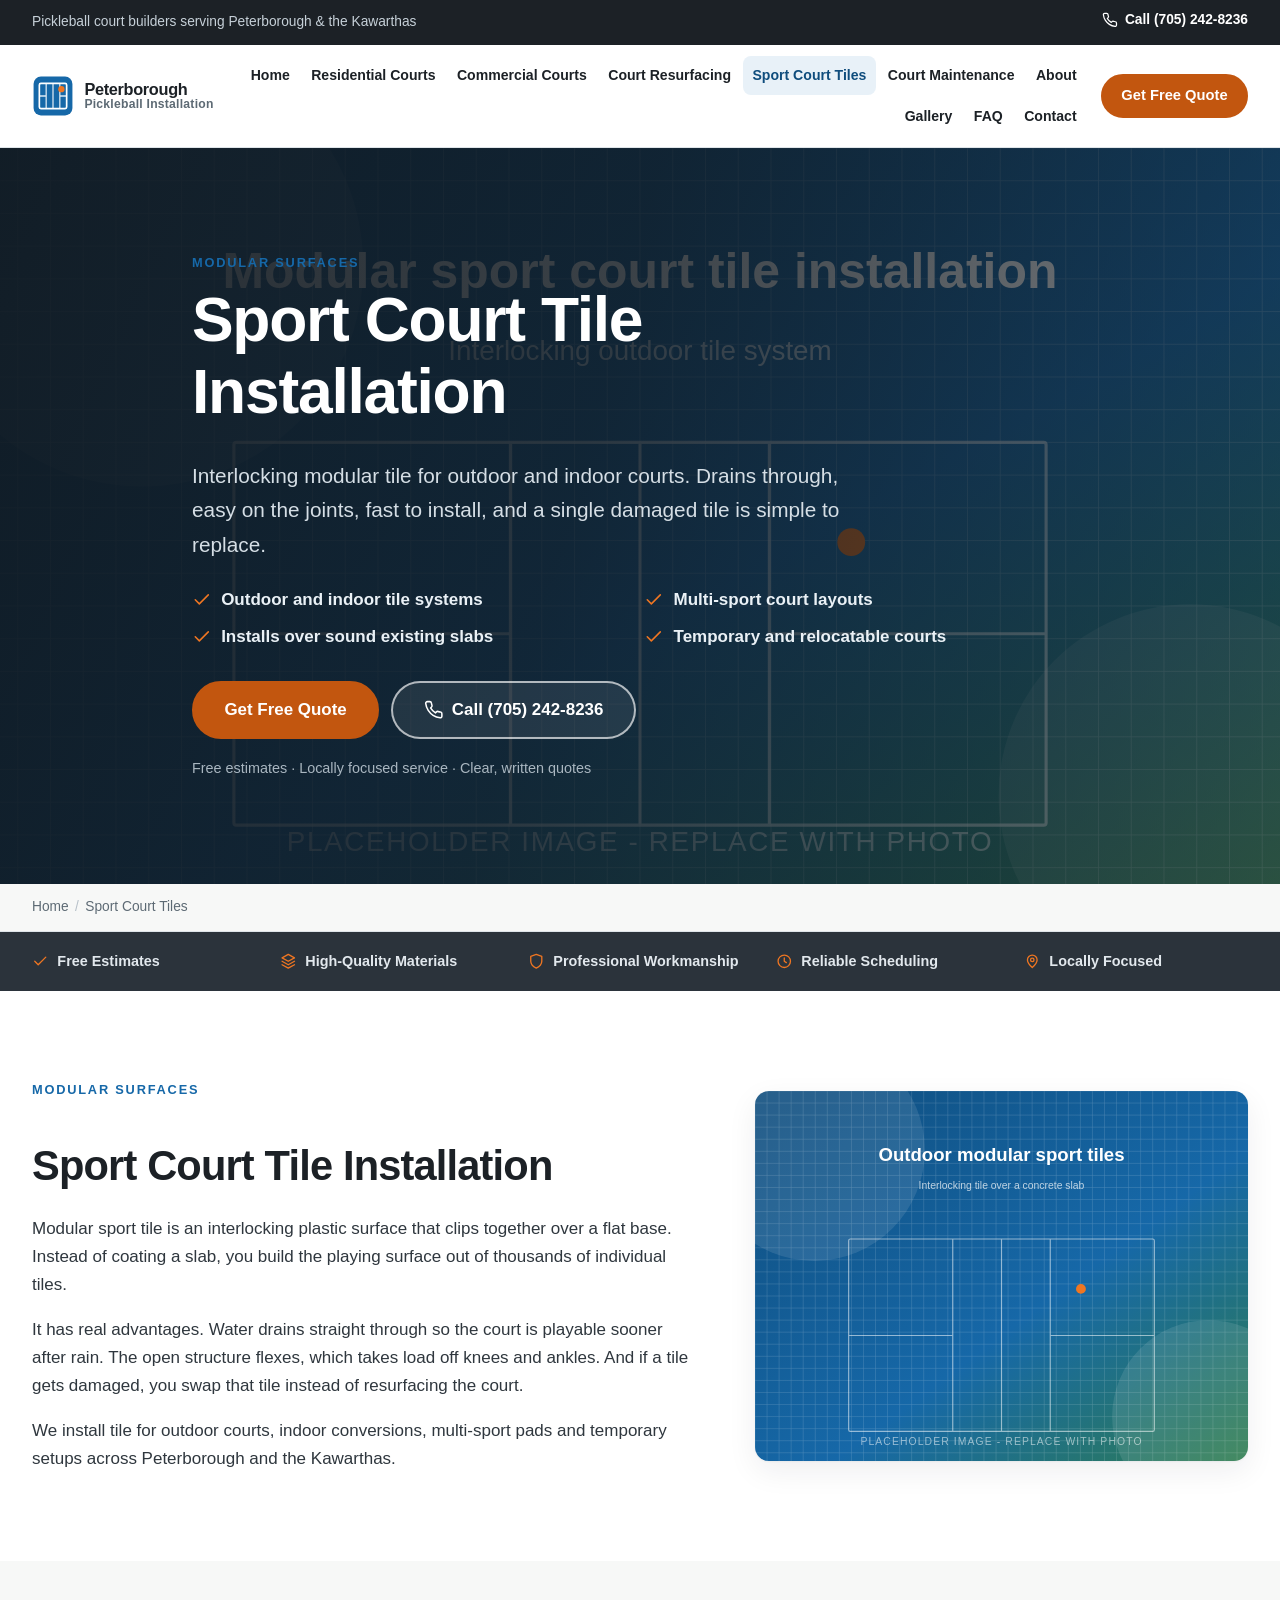
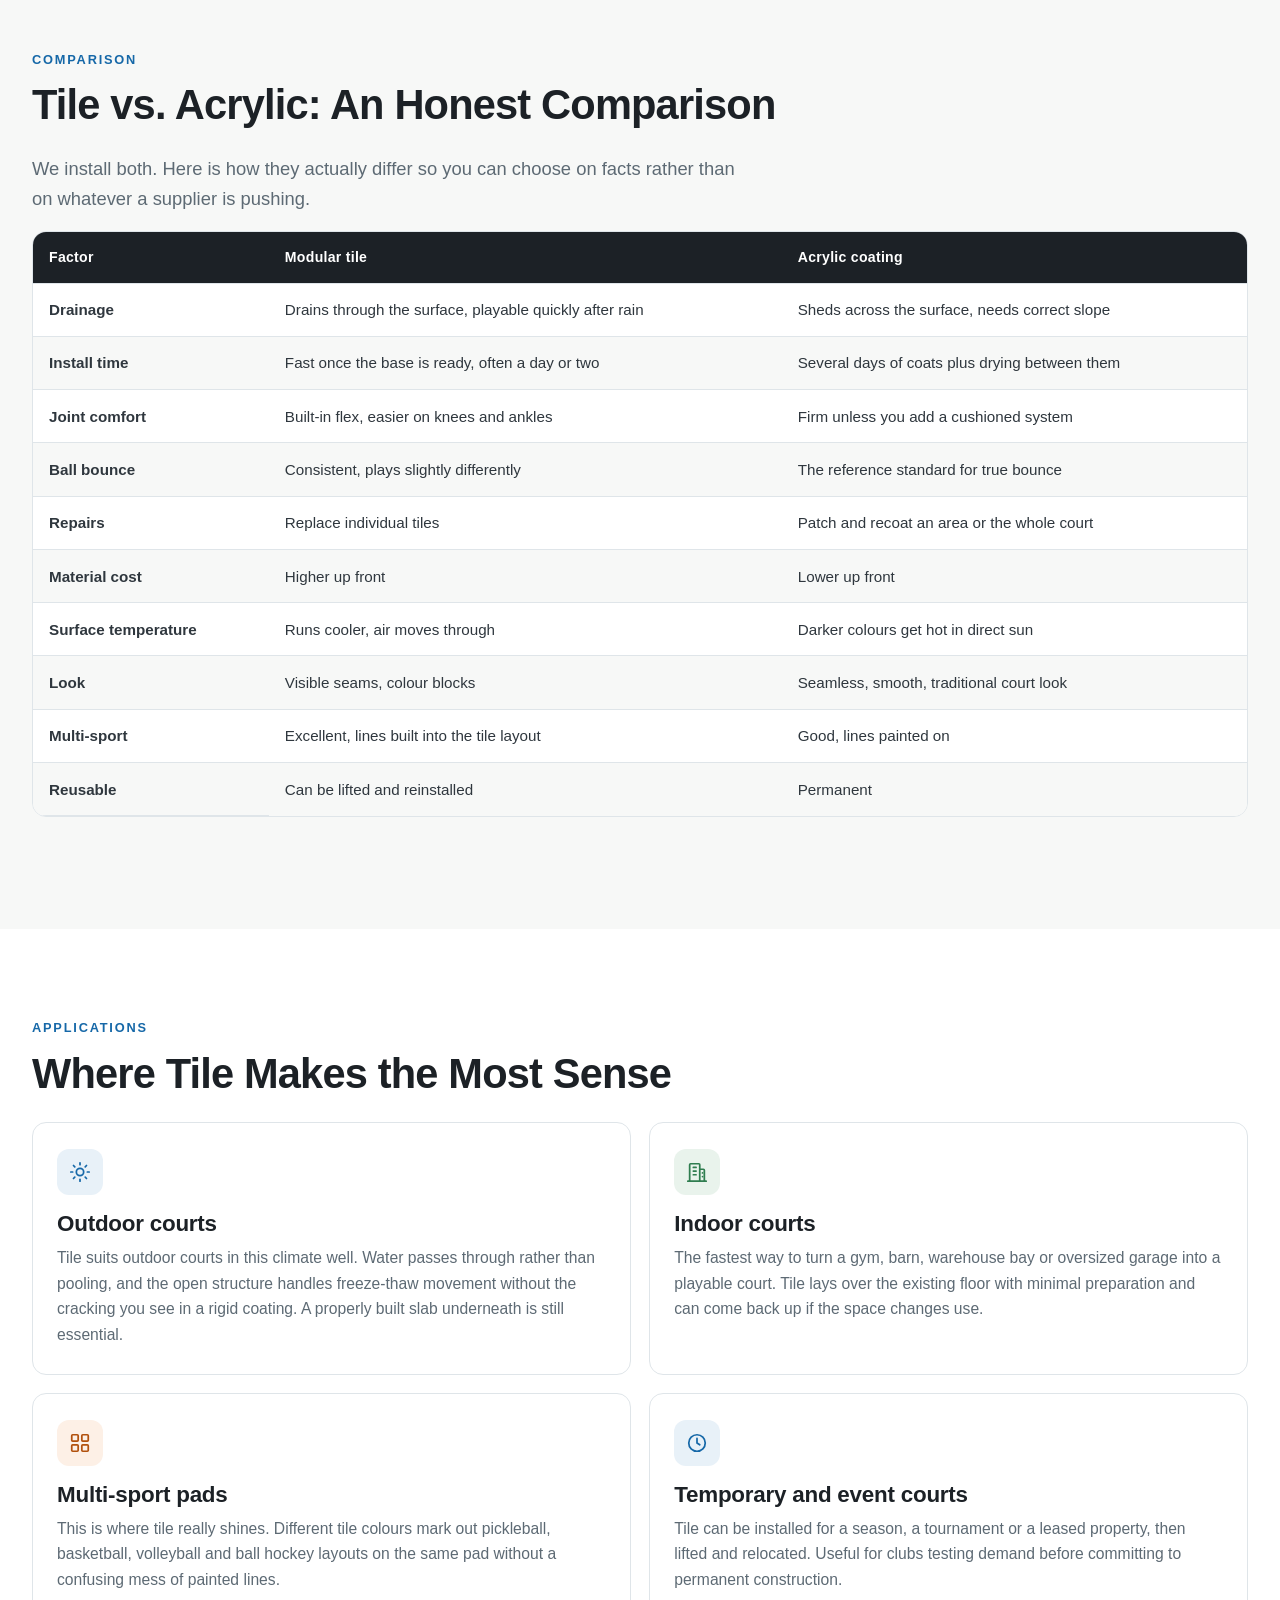
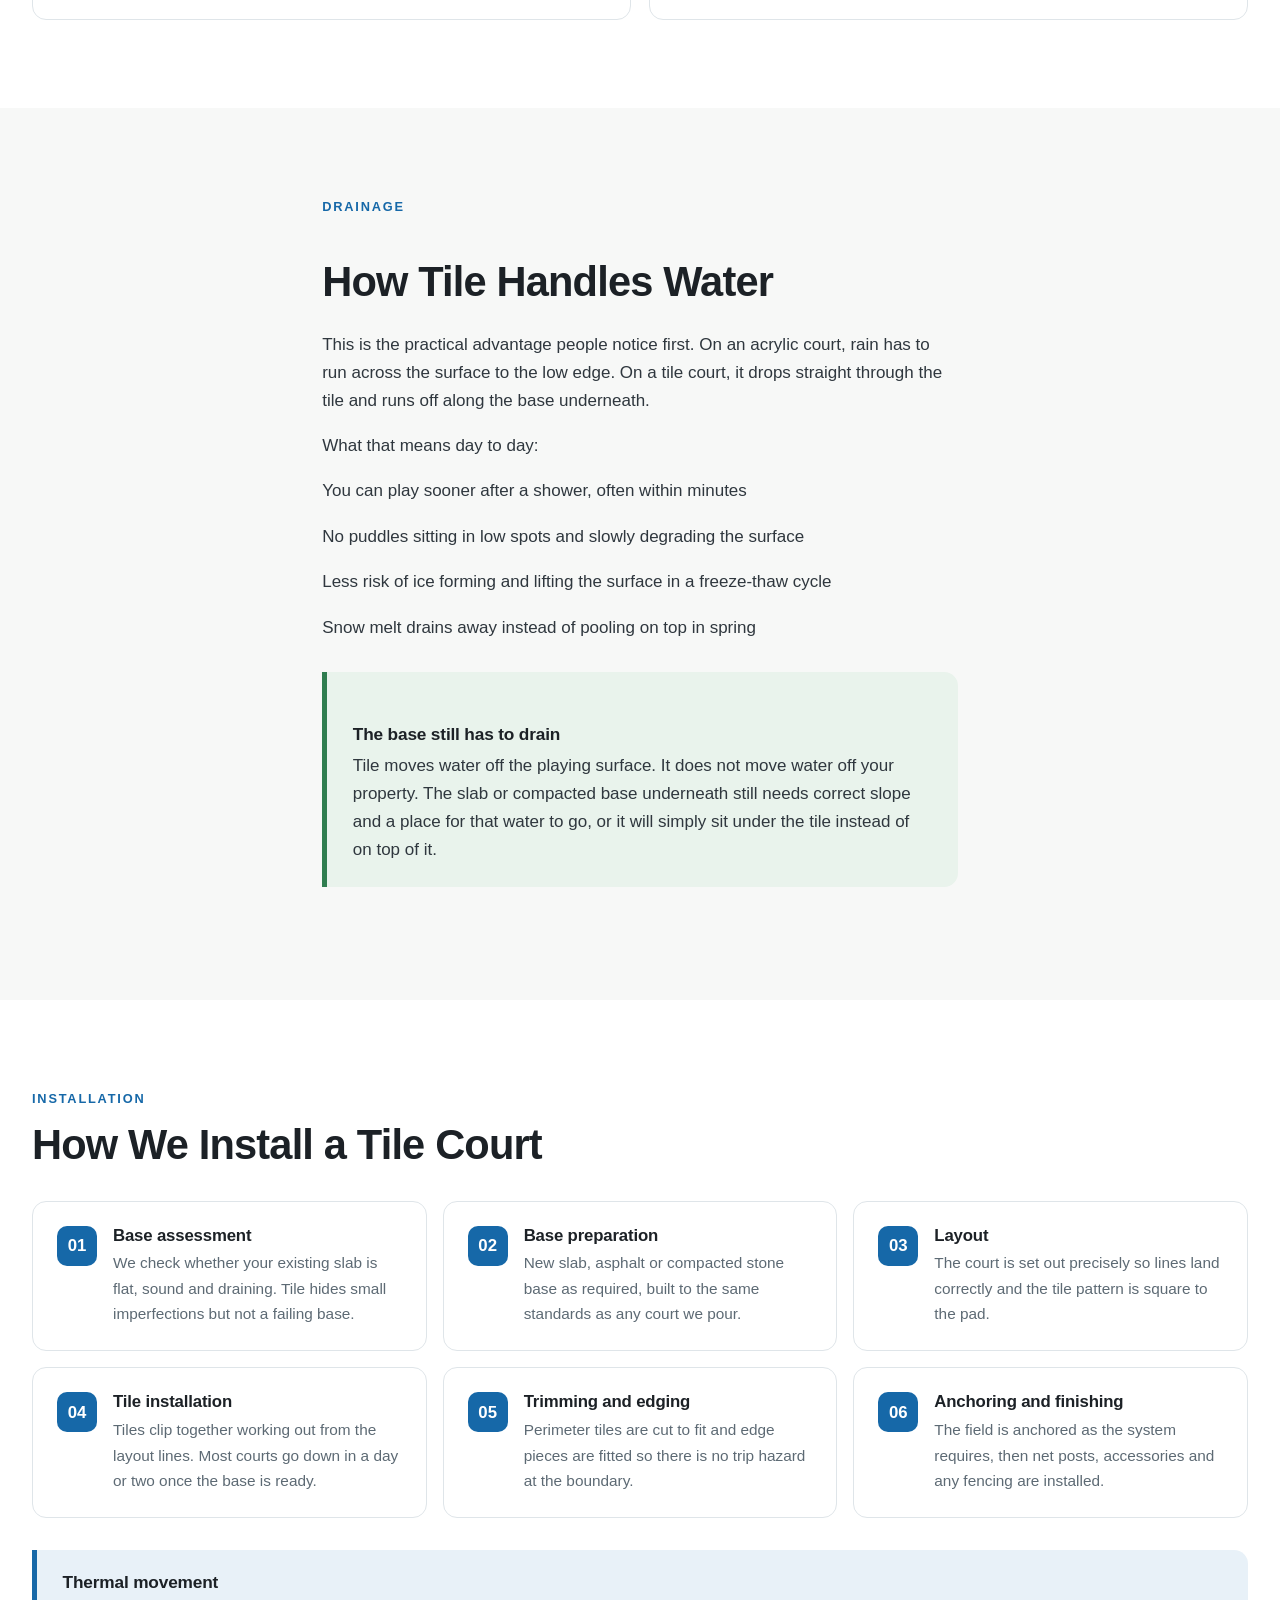
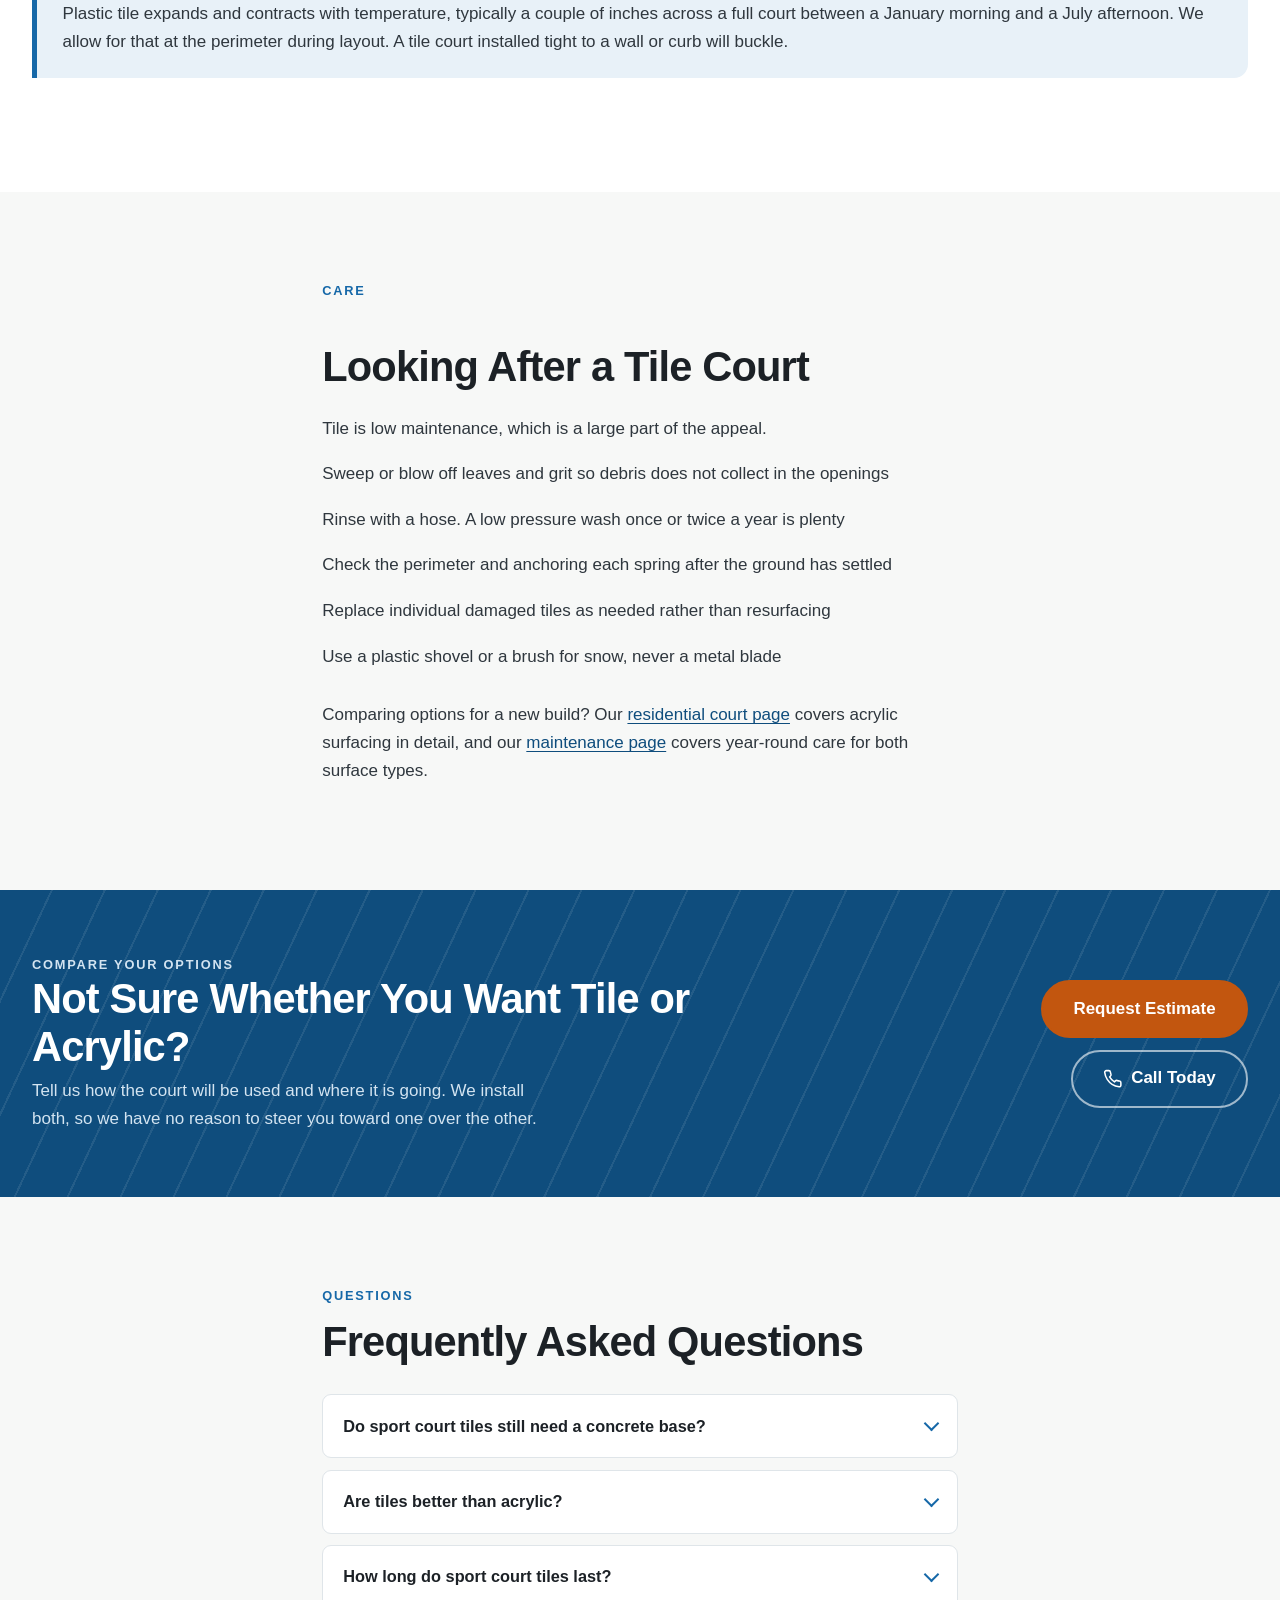
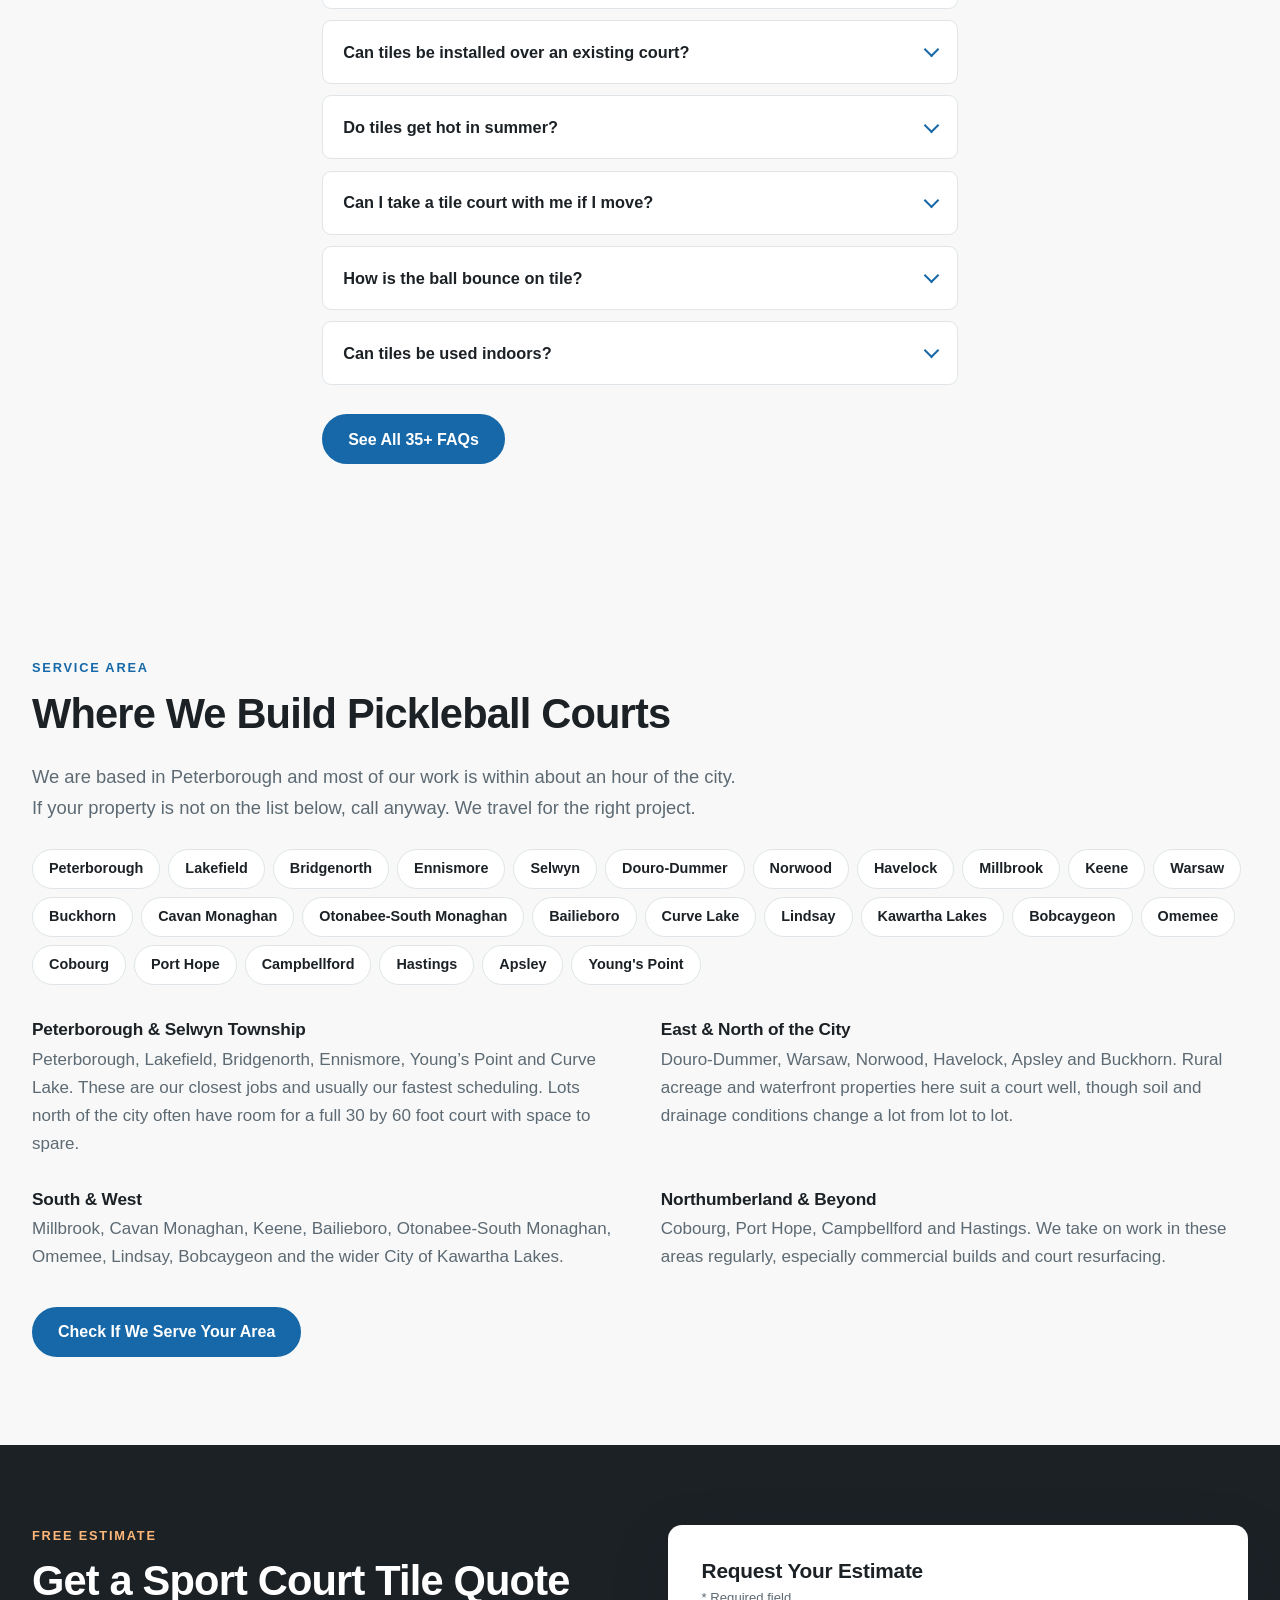
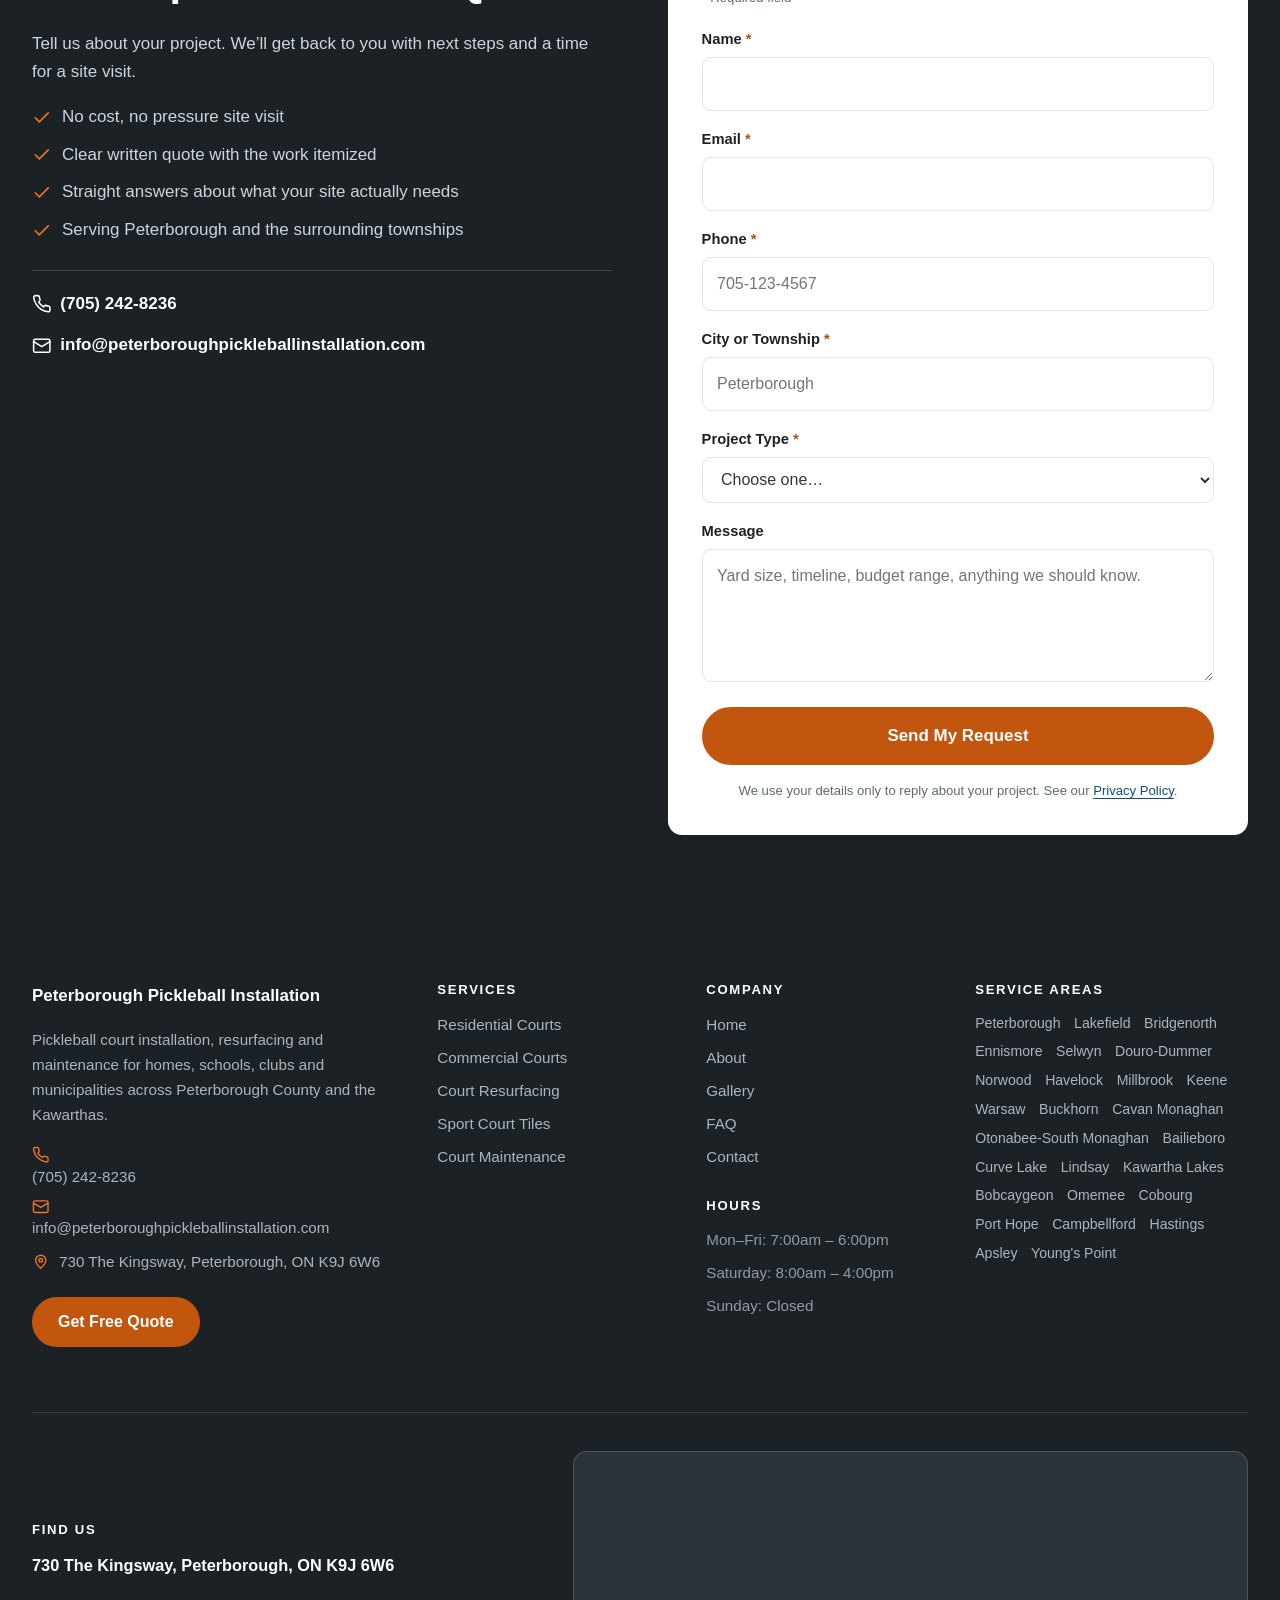
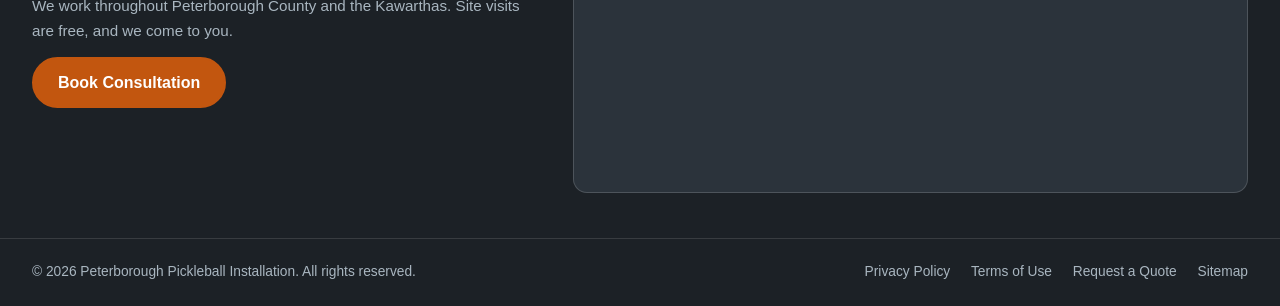
<file: sport-court-tile-installation.html>
<!DOCTYPE html>
<html lang="en-CA">
<head>
<meta charset="utf-8">
<meta name="viewport" content="width=device-width, initial-scale=1">
<title>Sport Court Tile Installation Peterborough | Modular Court Tiles</title>
<meta name="description" content="Modular sport court tile installation in Peterborough, Ontario. Outdoor and indoor courts, multi-sport pads and temporary setups. Free quote.">
<link rel="canonical" href="https://peterboroughpickleballinstallation.com/sport-court-tile-installation.html">
<meta name="robots" content="index, follow, max-image-preview:large">
<meta name="theme-color" content="#1c2126">
<meta name="geo.region" content="CA-ON">
<meta name="geo.placename" content="Peterborough, Ontario">

<meta property="og:type" content="website">
<meta property="og:site_name" content="Peterborough Pickleball Installation">
<meta property="og:locale" content="en_CA">
<meta property="og:title" content="Sport Court Tile Installation Peterborough | Modular Court Tiles">
<meta property="og:description" content="Modular sport court tile installation in Peterborough, Ontario. Outdoor and indoor courts, multi-sport pads and temporary setups. Free quote.">
<meta property="og:url" content="https://peterboroughpickleballinstallation.com/sport-court-tile-installation.html">
<meta property="og:image" content="https://peterboroughpickleballinstallation.com/images/hero-sport-court-tile-installation.svg">
<meta name="twitter:card" content="summary_large_image">
<meta name="twitter:title" content="Sport Court Tile Installation Peterborough | Modular Court Tiles">
<meta name="twitter:description" content="Modular sport court tile installation in Peterborough, Ontario. Outdoor and indoor courts, multi-sport pads and temporary setups. Free quote.">
<meta name="twitter:image" content="https://peterboroughpickleballinstallation.com/images/hero-sport-court-tile-installation.svg">

<link rel="icon" href="favicon.svg" type="image/svg+xml">
<link rel="apple-touch-icon" href="images/icon-apple-touch-pickleball-court.svg">
<link rel="manifest" href="site.webmanifest">
<link rel="preload" href="css/styles.css" as="style">
<link rel="stylesheet" href="css/styles.css">
<script type="application/ld+json">{"@context": "https://schema.org", "@type": "Service", "name": "Sport Court Tile Installation", "serviceType": "Sport Court Tile Installation", "description": "Modular sport court tile installation for outdoor, indoor and multi-sport courts in Peterborough County.", "url": "https://peterboroughpickleballinstallation.com/sport-court-tile-installation.html", "provider": {"@id": "https://peterboroughpickleballinstallation.com/#business"}, "areaServed": [{"@type": "City", "name": "Peterborough"}, {"@type": "City", "name": "Lakefield"}, {"@type": "City", "name": "Bridgenorth"}, {"@type": "City", "name": "Ennismore"}, {"@type": "City", "name": "Selwyn"}, {"@type": "City", "name": "Douro-Dummer"}, {"@type": "City", "name": "Norwood"}, {"@type": "City", "name": "Havelock"}, {"@type": "City", "name": "Millbrook"}, {"@type": "City", "name": "Keene"}, {"@type": "City", "name": "Warsaw"}, {"@type": "City", "name": "Buckhorn"}]}</script><script type="application/ld+json">{"@context": "https://schema.org", "@type": "FAQPage", "mainEntity": [{"@type": "Question", "name": "Do sport court tiles still need a concrete base?", "acceptedAnswer": {"@type": "Answer", "text": "They need a flat, stable, well-drained base. Concrete is the most common and the best long-term choice. Asphalt works. A properly prepared and compacted crushed stone base works for some systems. What tiles cannot fix is a base that heaves or holds water. The surface below still has to be right."}}, {"@type": "Question", "name": "Are tiles better than acrylic?", "acceptedAnswer": {"@type": "Answer", "text": "Neither is better in every situation. Tile drains through, installs fast, absorbs shock well and lets you replace one damaged piece. Acrylic gives a truer bounce, a seamless look and a lower material cost. For a dedicated outdoor pickleball court we usually recommend acrylic. For multi-sport, indoor conversions or projects that need a fast turnaround, tile often wins."}}, {"@type": "Question", "name": "How long do sport court tiles last?", "acceptedAnswer": {"@type": "Answer", "text": "Quality outdoor tile systems are made from UV-stabilised polypropylene and carry long warranties, often decades. They handle freeze-thaw well because the open structure lets water pass through instead of trapping it."}}, {"@type": "Question", "name": "Can tiles be installed over an existing court?", "acceptedAnswer": {"@type": "Answer", "text": "Yes, and it is one of the best uses for them. If you have a sound but tired slab, tile can go straight over top without stripping the old coating, as long as the surface is flat and drains."}}, {"@type": "Question", "name": "Do tiles get hot in summer?", "acceptedAnswer": {"@type": "Answer", "text": "Less than dark acrylic does. Air moves under and through the tile, and lighter tile colours reflect more heat. It is one of the practical advantages on a south-facing court."}}, {"@type": "Question", "name": "Can I take a tile court with me if I move?", "acceptedAnswer": {"@type": "Answer", "text": "In principle yes, which is part of the appeal for temporary or leased sites. Tiles unclip and can be lifted, stored and reinstalled. Whether it is worth the labour depends on the size of the court."}}, {"@type": "Question", "name": "How is the ball bounce on tile?", "acceptedAnswer": {"@type": "Answer", "text": "Good. Modern pickleball-specific tile is designed for consistent bounce. It plays slightly differently from acrylic, and some competitive players prefer acrylic for that reason, but most recreational players find no issue at all."}}, {"@type": "Question", "name": "Can tiles be used indoors?", "acceptedAnswer": {"@type": "Answer", "text": "Yes. Indoor tile systems are a common way to convert a gym, barn, warehouse bay or large garage into a playable court without pouring a new floor."}}]}</script><script type="application/ld+json">{"@context": "https://schema.org", "@type": "BreadcrumbList", "itemListElement": [{"@type": "ListItem", "position": 1, "name": "Home", "item": "https://peterboroughpickleballinstallation.com/"}, {"@type": "ListItem", "position": 2, "name": "Sport Court Tiles", "item": "https://peterboroughpickleballinstallation.com/sport-court-tile-installation.html"}]}</script>
</head>
<body>
<a class="skip-link" href="#main">Skip to main content</a>

<div class="topbar">
  <div class="wrap topbar__in">
    <p class="topbar__msg">Pickleball court builders serving Peterborough &amp; the Kawarthas</p>
    <p class="topbar__act"><a href="tel:+17052428236"><svg class="ic" viewBox="0 0 24 24" fill="none" stroke="currentColor" stroke-width="1.9" stroke-linecap="round" stroke-linejoin="round" aria-hidden="true" focusable="false"><path d="M22 16.9v3a2 2 0 0 1-2.2 2 19.8 19.8 0 0 1-8.6-3.1 19.5 19.5 0 0 1-6-6A19.8 19.8 0 0 1 2.1 4.2 2 2 0 0 1 4.1 2h3a2 2 0 0 1 2 1.7c.1 1 .3 1.9.7 2.8a2 2 0 0 1-.5 2.1L8.1 9.8a16 16 0 0 0 6 6l1.2-1.2a2 2 0 0 1 2.1-.5c.9.4 1.8.6 2.8.7a2 2 0 0 1 1.8 2.1z"/></svg><span>Call (705) 242-8236</span></a></p>
  </div>
</div>

<header class="site-head" id="siteHead">
  <div class="wrap site-head__in">
    <a class="brand" href="index.html" aria-label="Peterborough Pickleball Installation home">
      <span class="brand__mark" aria-hidden="true">
        <svg viewBox="0 0 40 40" fill="none" aria-hidden="true">
          <rect x="1.5" y="1.5" width="37" height="37" rx="7" fill="#1668a8"/>
          <rect x="7" y="8" width="26" height="24" rx="1.5" stroke="#ffffff" stroke-width="1.6"/>
          <path d="M20 8v24M13.5 8v24M26.5 8v24M7 20h6.5M26.5 20H33" stroke="#ffffff" stroke-width="1.2" opacity=".85"/>
          <circle cx="28" cy="13.5" r="3" fill="#ef7622"/>
        </svg>
      </span>
      <span class="brand__txt"><strong>Peterborough</strong><span>Pickleball Installation</span></span>
    </a>

    <button class="navtoggle" id="navToggle" aria-expanded="false" aria-controls="primaryNav">
      <span class="navtoggle__bars" aria-hidden="true"><i></i><i></i><i></i></span>
      <span class="navtoggle__label">Menu</span>
    </button>

    <nav class="nav" id="primaryNav" aria-label="Primary">
      <ul class="nav__list"><li><a href="index.html">Home</a></li><li><a href="residential-pickleball-court-installation.html">Residential Courts</a></li><li><a href="commercial-pickleball-court-installation.html">Commercial Courts</a></li><li><a href="pickleball-court-resurfacing.html">Court Resurfacing</a></li><li><a href="sport-court-tile-installation.html" aria-current="page" class="is-active">Sport Court Tiles</a></li><li><a href="pickleball-court-maintenance.html">Court Maintenance</a></li><li><a href="about.html">About</a></li><li><a href="gallery.html">Gallery</a></li><li><a href="faq.html">FAQ</a></li><li><a href="contact.html">Contact</a></li></ul>
      <div class="nav__cta">
        <a class="btn btn--ghost" href="tel:+17052428236"><svg class="ic" viewBox="0 0 24 24" fill="none" stroke="currentColor" stroke-width="1.9" stroke-linecap="round" stroke-linejoin="round" aria-hidden="true" focusable="false"><path d="M22 16.9v3a2 2 0 0 1-2.2 2 19.8 19.8 0 0 1-8.6-3.1 19.5 19.5 0 0 1-6-6A19.8 19.8 0 0 1 2.1 4.2 2 2 0 0 1 4.1 2h3a2 2 0 0 1 2 1.7c.1 1 .3 1.9.7 2.8a2 2 0 0 1-.5 2.1L8.1 9.8a16 16 0 0 0 6 6l1.2-1.2a2 2 0 0 1 2.1-.5c.9.4 1.8.6 2.8.7a2 2 0 0 1 1.8 2.1z"/></svg> Call Today</a>
        <a class="btn btn--orange" href="contact.html#quote">Get Free Quote</a>
      </div>
    </nav>
  </div>
</header>
<main id="main">

<section class="hero hero--blue">
  <div class="hero__media">
    <img src="images/hero-sport-court-tile-installation.svg" alt="Modular sport court tiles being installed on an outdoor pickleball court" width="1536" height="1024" fetchpriority="high" decoding="async">
  </div>
  <div class="wrap hero__in">
    <p class="eyebrow">Modular Surfaces</p>
    <h1>Sport Court Tile Installation</h1>
    <p class="hero__sub">Interlocking modular tile for outdoor and indoor courts. Drains through, easy on the joints, fast to install, and a single damaged tile is simple to replace.</p>
    <ul class="hero__pts"><li><svg class="ic" viewBox="0 0 24 24" fill="none" stroke="currentColor" stroke-width="1.9" stroke-linecap="round" stroke-linejoin="round" aria-hidden="true" focusable="false"><path d="M20 6 9 17l-5-5"/></svg><span>Outdoor and indoor tile systems</span></li><li><svg class="ic" viewBox="0 0 24 24" fill="none" stroke="currentColor" stroke-width="1.9" stroke-linecap="round" stroke-linejoin="round" aria-hidden="true" focusable="false"><path d="M20 6 9 17l-5-5"/></svg><span>Multi-sport court layouts</span></li><li><svg class="ic" viewBox="0 0 24 24" fill="none" stroke="currentColor" stroke-width="1.9" stroke-linecap="round" stroke-linejoin="round" aria-hidden="true" focusable="false"><path d="M20 6 9 17l-5-5"/></svg><span>Installs over sound existing slabs</span></li><li><svg class="ic" viewBox="0 0 24 24" fill="none" stroke="currentColor" stroke-width="1.9" stroke-linecap="round" stroke-linejoin="round" aria-hidden="true" focusable="false"><path d="M20 6 9 17l-5-5"/></svg><span>Temporary and relocatable courts</span></li></ul>
    <p class="hero__btns">
      <a class="btn btn--orange btn--lg" href="contact.html#quote">Get Free Quote</a>
      <a class="btn btn--outline btn--lg" href="tel:+17052428236"><svg class="ic" viewBox="0 0 24 24" fill="none" stroke="currentColor" stroke-width="1.9" stroke-linecap="round" stroke-linejoin="round" aria-hidden="true" focusable="false"><path d="M22 16.9v3a2 2 0 0 1-2.2 2 19.8 19.8 0 0 1-8.6-3.1 19.5 19.5 0 0 1-6-6A19.8 19.8 0 0 1 2.1 4.2 2 2 0 0 1 4.1 2h3a2 2 0 0 1 2 1.7c.1 1 .3 1.9.7 2.8a2 2 0 0 1-.5 2.1L8.1 9.8a16 16 0 0 0 6 6l1.2-1.2a2 2 0 0 1 2.1-.5c.9.4 1.8.6 2.8.7a2 2 0 0 1 1.8 2.1z"/></svg> Call (705) 242-8236</a>
    </p>
    <p class="hero__note">Free estimates &middot; Locally focused service &middot; Clear, written quotes</p>
  </div>
</section>
<nav class="crumbs" aria-label="Breadcrumb"><div class="wrap"><ol><li><a href="index.html">Home</a></li><li aria-current="page">Sport Court Tiles</li></ol></div></nav><section class="trustbar" aria-label="What we stand for"><div class="wrap"><ul><li><svg class="ic" viewBox="0 0 24 24" fill="none" stroke="currentColor" stroke-width="1.9" stroke-linecap="round" stroke-linejoin="round" aria-hidden="true" focusable="false"><path d="M20 6 9 17l-5-5"/></svg><span>Free Estimates</span></li><li><svg class="ic" viewBox="0 0 24 24" fill="none" stroke="currentColor" stroke-width="1.9" stroke-linecap="round" stroke-linejoin="round" aria-hidden="true" focusable="false"><path d="m12 2 9 5-9 5-9-5z"/><path d="m3 12 9 5 9-5"/><path d="m3 17 9 5 9-5"/></svg><span>High-Quality Materials</span></li><li><svg class="ic" viewBox="0 0 24 24" fill="none" stroke="currentColor" stroke-width="1.9" stroke-linecap="round" stroke-linejoin="round" aria-hidden="true" focusable="false"><path d="M12 22s8-4 8-10V5l-8-3-8 3v7c0 6 8 10 8 10z"/></svg><span>Professional Workmanship</span></li><li><svg class="ic" viewBox="0 0 24 24" fill="none" stroke="currentColor" stroke-width="1.9" stroke-linecap="round" stroke-linejoin="round" aria-hidden="true" focusable="false"><circle cx="12" cy="12" r="9"/><path d="M12 7v5l3 2"/></svg><span>Reliable Scheduling</span></li><li><svg class="ic" viewBox="0 0 24 24" fill="none" stroke="currentColor" stroke-width="1.9" stroke-linecap="round" stroke-linejoin="round" aria-hidden="true" focusable="false"><path d="M12 21s7-6.3 7-11a7 7 0 1 0-14 0c0 4.7 7 11 7 11z"/><circle cx="12" cy="10" r="2.5"/></svg><span>Locally Focused</span></li></ul></div></section>
<section class="sec" aria-labelledby="t1">
  <div class="wrap split split--wide-left">
    <div class="split__body prose">
      <p class="eyebrow">Modular Surfaces</p>
      <h2 id="t1">Sport Court Tile Installation</h2>
      <p>Modular sport tile is an interlocking plastic surface that clips together over a flat
         base. Instead of coating a slab, you build the playing surface out of thousands of
         individual tiles.</p>
      <p>It has real advantages. Water drains straight through so the court is playable sooner
         after rain. The open structure flexes, which takes load off knees and ankles. And if a
         tile gets damaged, you swap that tile instead of resurfacing the court.</p>
      <p>We install tile for outdoor courts, indoor conversions, multi-sport pads and temporary
         setups across Peterborough and the Kawarthas.</p>
    </div>
    <div class="split__media">
      <img src="images/sport-court-tiles-outdoor-modular-surface.svg"
           alt="Outdoor modular sport court tiles interlocking over a concrete base"
           width="900" height="675" loading="lazy" decoding="async">
    </div>
  </div>
</section>

<section class="sec sec--tint" aria-labelledby="t2">
  <div class="wrap">
    <p class="eyebrow">Comparison</p>
    <h2 id="t2">Tile vs. Acrylic: An Honest Comparison</h2>
    <p class="lede">We install both. Here is how they actually differ so you can choose on facts
       rather than on whatever a supplier is pushing.</p>
    <div class="tablewrap">
      <table class="tbl">
        <caption class="sr-only">Sport court tile compared to acrylic surfacing</caption>
        <thead><tr><th scope="col">Factor</th><th scope="col">Modular tile</th><th scope="col">Acrylic coating</th></tr></thead>
        <tbody>
          <tr><th scope="row">Drainage</th><td>Drains through the surface, playable quickly after rain</td><td>Sheds across the surface, needs correct slope</td></tr>
          <tr><th scope="row">Install time</th><td>Fast once the base is ready, often a day or two</td><td>Several days of coats plus drying between them</td></tr>
          <tr><th scope="row">Joint comfort</th><td>Built-in flex, easier on knees and ankles</td><td>Firm unless you add a cushioned system</td></tr>
          <tr><th scope="row">Ball bounce</th><td>Consistent, plays slightly differently</td><td>The reference standard for true bounce</td></tr>
          <tr><th scope="row">Repairs</th><td>Replace individual tiles</td><td>Patch and recoat an area or the whole court</td></tr>
          <tr><th scope="row">Material cost</th><td>Higher up front</td><td>Lower up front</td></tr>
          <tr><th scope="row">Surface temperature</th><td>Runs cooler, air moves through</td><td>Darker colours get hot in direct sun</td></tr>
          <tr><th scope="row">Look</th><td>Visible seams, colour blocks</td><td>Seamless, smooth, traditional court look</td></tr>
          <tr><th scope="row">Multi-sport</th><td>Excellent, lines built into the tile layout</td><td>Good, lines painted on</td></tr>
          <tr><th scope="row">Reusable</th><td>Can be lifted and reinstalled</td><td>Permanent</td></tr>
        </tbody>
      </table>
    </div>
  </div>
</section>

<section class="sec" aria-labelledby="t3">
  <div class="wrap">
    <p class="eyebrow">Applications</p>
    <h2 id="t3">Where Tile Makes the Most Sense</h2>
    <ul class="grid grid--2">
      <li class="card"><span class="card__ic"><svg class="ic" viewBox="0 0 24 24" fill="none" stroke="currentColor" stroke-width="1.9" stroke-linecap="round" stroke-linejoin="round" aria-hidden="true" focusable="false"><circle cx="12" cy="12" r="4"/><path d="M12 2v2M12 20v2M4.9 4.9l1.4 1.4M17.7 17.7l1.4 1.4M2 12h2M20 12h2M4.9 19.1l1.4-1.4M17.7 6.3l1.4-1.4"/></svg></span>
        <h3>Outdoor courts</h3>
        <div class="card__b"><p>Tile suits outdoor courts in this climate well. Water passes
          through rather than pooling, and the open structure handles freeze-thaw movement without
          the cracking you see in a rigid coating. A properly built slab underneath is still
          essential.</p></div></li>
      <li class="card card--green"><span class="card__ic"><svg class="ic" viewBox="0 0 24 24" fill="none" stroke="currentColor" stroke-width="1.9" stroke-linecap="round" stroke-linejoin="round" aria-hidden="true" focusable="false"><path d="M4 22V4a1 1 0 0 1 1-1h9a1 1 0 0 1 1 1v18M15 9h4a1 1 0 0 1 1 1v12"/><path d="M8 7h3M8 11h3M8 15h3M18 13h0M18 17h0M2 22h20"/></svg></span>
        <h3>Indoor courts</h3>
        <div class="card__b"><p>The fastest way to turn a gym, barn, warehouse bay or oversized
          garage into a playable court. Tile lays over the existing floor with minimal preparation
          and can come back up if the space changes use.</p></div></li>
      <li class="card card--orange"><span class="card__ic"><svg class="ic" viewBox="0 0 24 24" fill="none" stroke="currentColor" stroke-width="1.9" stroke-linecap="round" stroke-linejoin="round" aria-hidden="true" focusable="false"><rect x="3" y="3" width="7" height="7" rx="1"/><rect x="14" y="3" width="7" height="7" rx="1"/><rect x="3" y="14" width="7" height="7" rx="1"/><rect x="14" y="14" width="7" height="7" rx="1"/></svg></span>
        <h3>Multi-sport pads</h3>
        <div class="card__b"><p>This is where tile really shines. Different tile colours mark out
          pickleball, basketball, volleyball and ball hockey layouts on the same pad without a
          confusing mess of painted lines.</p></div></li>
      <li class="card"><span class="card__ic"><svg class="ic" viewBox="0 0 24 24" fill="none" stroke="currentColor" stroke-width="1.9" stroke-linecap="round" stroke-linejoin="round" aria-hidden="true" focusable="false"><circle cx="12" cy="12" r="9"/><path d="M12 7v5l3 2"/></svg></span>
        <h3>Temporary and event courts</h3>
        <div class="card__b"><p>Tile can be installed for a season, a tournament or a leased
          property, then lifted and relocated. Useful for clubs testing demand before committing
          to permanent construction.</p></div></li>
    </ul>
  </div>
</section>

<section class="sec sec--tint" aria-labelledby="t4">
  <div class="wrap prose narrow">
    <p class="eyebrow">Drainage</p>
    <h2 id="t4">How Tile Handles Water</h2>
    <p>This is the practical advantage people notice first. On an acrylic court, rain has to run
       across the surface to the low edge. On a tile court, it drops straight through the tile and
       runs off along the base underneath.</p>
    <p>What that means day to day:</p>
    <ul class="tick tick--blue">
      <li><span>You can play sooner after a shower, often within minutes</span></li>
      <li><span>No puddles sitting in low spots and slowly degrading the surface</span></li>
      <li><span>Less risk of ice forming and lifting the surface in a freeze-thaw cycle</span></li>
      <li><span>Snow melt drains away instead of pooling on top in spring</span></li>
    </ul>
    <div class="callout callout--green">
      <h3>The base still has to drain</h3>
      <p>Tile moves water off the playing surface. It does not move water off your property. The
         slab or compacted base underneath still needs correct slope and a place for that water to
         go, or it will simply sit under the tile instead of on top of it.</p>
    </div>
  </div>
</section>

<section class="sec" aria-labelledby="t5">
  <div class="wrap">
    <p class="eyebrow">Installation</p>
    <h2 id="t5">How We Install a Tile Court</h2>
<ol class="steps"><li class="step"><span class="step__n" aria-hidden="true">01</span><div><h3>Base assessment</h3><p>We check whether your existing slab is flat, sound and draining. Tile hides small imperfections but not a failing base.</p></div></li><li class="step"><span class="step__n" aria-hidden="true">02</span><div><h3>Base preparation</h3><p>New slab, asphalt or compacted stone base as required, built to the same standards as any court we pour.</p></div></li><li class="step"><span class="step__n" aria-hidden="true">03</span><div><h3>Layout</h3><p>The court is set out precisely so lines land correctly and the tile pattern is square to the pad.</p></div></li><li class="step"><span class="step__n" aria-hidden="true">04</span><div><h3>Tile installation</h3><p>Tiles clip together working out from the layout lines. Most courts go down in a day or two once the base is ready.</p></div></li><li class="step"><span class="step__n" aria-hidden="true">05</span><div><h3>Trimming and edging</h3><p>Perimeter tiles are cut to fit and edge pieces are fitted so there is no trip hazard at the boundary.</p></div></li><li class="step"><span class="step__n" aria-hidden="true">06</span><div><h3>Anchoring and finishing</h3><p>The field is anchored as the system requires, then net posts, accessories and any fencing are installed.</p></div></li></ol>
    <div class="callout" style="margin-top:2rem">
      <h3>Thermal movement</h3>
      <p>Plastic tile expands and contracts with temperature, typically a couple of inches across a
         full court between a January morning and a July afternoon. We allow for that at the
         perimeter during layout. A tile court installed tight to a wall or curb will buckle.</p>
    </div>
  </div>
</section>

<section class="sec sec--tint" aria-labelledby="t6">
  <div class="wrap prose narrow">
    <p class="eyebrow">Care</p>
    <h2 id="t6">Looking After a Tile Court</h2>
    <p>Tile is low maintenance, which is a large part of the appeal.</p>
    <ul class="tick">
      <li><span>Sweep or blow off leaves and grit so debris does not collect in the openings</span></li>
      <li><span>Rinse with a hose. A low pressure wash once or twice a year is plenty</span></li>
      <li><span>Check the perimeter and anchoring each spring after the ground has settled</span></li>
      <li><span>Replace individual damaged tiles as needed rather than resurfacing</span></li>
      <li><span>Use a plastic shovel or a brush for snow, never a metal blade</span></li>
    </ul>
    <p>Comparing options for a new build? Our
       <a href="residential-pickleball-court-installation.html">residential court page</a> covers
       acrylic surfacing in detail, and our
       <a href="pickleball-court-maintenance.html">maintenance page</a> covers year-round care for
       both surface types.</p>
  </div>
</section>

<section class="ctaband">
  <div class="wrap ctaband__in">
    <div>
      <p class="eyebrow eyebrow--light">Compare Your Options</p>
      <h2>Not Sure Whether You Want Tile or Acrylic?</h2>
      <p>Tell us how the court will be used and where it is going. We install both, so we have no reason to steer you toward one over the other.</p>
    </div>
    <p class="ctaband__btns">
      <a class="btn btn--orange btn--lg" href="contact.html#quote">Request Estimate</a>
      <a class="btn btn--outline-light btn--lg" href="tel:+17052428236"><svg class="ic" viewBox="0 0 24 24" fill="none" stroke="currentColor" stroke-width="1.9" stroke-linecap="round" stroke-linejoin="round" aria-hidden="true" focusable="false"><path d="M22 16.9v3a2 2 0 0 1-2.2 2 19.8 19.8 0 0 1-8.6-3.1 19.5 19.5 0 0 1-6-6A19.8 19.8 0 0 1 2.1 4.2 2 2 0 0 1 4.1 2h3a2 2 0 0 1 2 1.7c.1 1 .3 1.9.7 2.8a2 2 0 0 1-.5 2.1L8.1 9.8a16 16 0 0 0 6 6l1.2-1.2a2 2 0 0 1 2.1-.5c.9.4 1.8.6 2.8.7a2 2 0 0 1 1.8 2.1z"/></svg> Call Today</a>
    </p>
  </div>
</section>

<section class="sec sec--tint" aria-labelledby="pfaq-h">
  <div class="wrap narrow">
    <p class="eyebrow">Questions</p>
    <h2 id="pfaq-h">Frequently Asked Questions</h2><div class="faqs"><details class="faq"><summary><span>Do sport court tiles still need a concrete base?</span></summary><div class="faq__a"><p>They need a flat, stable, well-drained base. Concrete is the most common and the best long-term choice. Asphalt works. A properly prepared and compacted crushed stone base works for some systems.</p><p>What tiles cannot fix is a base that heaves or holds water. The surface below still has to be right.</p></div></details><details class="faq"><summary><span>Are tiles better than acrylic?</span></summary><div class="faq__a"><p>Neither is better in every situation. Tile drains through, installs fast, absorbs shock well and lets you replace one damaged piece. Acrylic gives a truer bounce, a seamless look and a lower material cost.</p><p>For a dedicated outdoor pickleball court we usually recommend acrylic. For multi-sport, indoor conversions or projects that need a fast turnaround, tile often wins.</p></div></details><details class="faq"><summary><span>How long do sport court tiles last?</span></summary><div class="faq__a"><p>Quality outdoor tile systems are made from UV-stabilised polypropylene and carry long warranties, often decades. They handle freeze-thaw well because the open structure lets water pass through instead of trapping it.</p></div></details><details class="faq"><summary><span>Can tiles be installed over an existing court?</span></summary><div class="faq__a"><p>Yes, and it is one of the best uses for them. If you have a sound but tired slab, tile can go straight over top without stripping the old coating, as long as the surface is flat and drains.</p></div></details><details class="faq"><summary><span>Do tiles get hot in summer?</span></summary><div class="faq__a"><p>Less than dark acrylic does. Air moves under and through the tile, and lighter tile colours reflect more heat. It is one of the practical advantages on a south-facing court.</p></div></details><details class="faq"><summary><span>Can I take a tile court with me if I move?</span></summary><div class="faq__a"><p>In principle yes, which is part of the appeal for temporary or leased sites. Tiles unclip and can be lifted, stored and reinstalled. Whether it is worth the labour depends on the size of the court.</p></div></details><details class="faq"><summary><span>How is the ball bounce on tile?</span></summary><div class="faq__a"><p>Good. Modern pickleball-specific tile is designed for consistent bounce. It plays slightly differently from acrylic, and some competitive players prefer acrylic for that reason, but most recreational players find no issue at all.</p></div></details><details class="faq"><summary><span>Can tiles be used indoors?</span></summary><div class="faq__a"><p>Yes. Indoor tile systems are a common way to convert a gym, barn, warehouse bay or large garage into a playable court without pouring a new floor.</p></div></details></div>
    <p style="margin-top:1.8rem"><a class="btn btn--blue" href="faq.html">See All 35+ FAQs</a></p>
  </div>
</section>

<section class="sec sec--tint areas" aria-labelledby="areas-h">
  <div class="wrap">
    <p class="eyebrow">Service Area</p>
    <h2 id="areas-h">Where We Build Pickleball Courts</h2>
    <p class="lede">We are based in Peterborough and most of our work is within about an hour of the city. If your property is not on the list below, call anyway. We travel for the right project.</p>
    <ul class="chips"><li>Peterborough</li><li>Lakefield</li><li>Bridgenorth</li><li>Ennismore</li><li>Selwyn</li><li>Douro-Dummer</li><li>Norwood</li><li>Havelock</li><li>Millbrook</li><li>Keene</li><li>Warsaw</li><li>Buckhorn</li><li>Cavan Monaghan</li><li>Otonabee-South Monaghan</li><li>Bailieboro</li><li>Curve Lake</li><li>Lindsay</li><li>Kawartha Lakes</li><li>Bobcaygeon</li><li>Omemee</li><li>Cobourg</li><li>Port Hope</li><li>Campbellford</li><li>Hastings</li><li>Apsley</li><li>Young's Point</li></ul>
    <div class="areas__cols">
      <div>
        <h3>Peterborough &amp; Selwyn Township</h3>
        <p>Peterborough, Lakefield, Bridgenorth, Ennismore, Young&rsquo;s Point and Curve Lake.
           These are our closest jobs and usually our fastest scheduling. Lots north of the city
           often have room for a full 30 by 60 foot court with space to spare.</p>
      </div>
      <div>
        <h3>East &amp; North of the City</h3>
        <p>Douro-Dummer, Warsaw, Norwood, Havelock, Apsley and Buckhorn. Rural acreage and
           waterfront properties here suit a court well, though soil and drainage conditions
           change a lot from lot to lot.</p>
      </div>
      <div>
        <h3>South &amp; West</h3>
        <p>Millbrook, Cavan Monaghan, Keene, Bailieboro, Otonabee-South Monaghan, Omemee,
           Lindsay, Bobcaygeon and the wider City of Kawartha Lakes.</p>
      </div>
      <div>
        <h3>Northumberland &amp; Beyond</h3>
        <p>Cobourg, Port Hope, Campbellford and Hastings. We take on work in these areas
           regularly, especially commercial builds and court resurfacing.</p>
      </div>
    </div>
    <p class="areas__cta"><a class="btn btn--blue" href="contact.html#quote">Check If We Serve Your Area</a></p>
  </div>
</section>

<section class="formsec" id="quote">
  <div class="wrap formsec__in">
    <div class="formsec__copy">
      <p class="eyebrow">Free Estimate</p>
      <h2>Get a Sport Court Tile Quote</h2>
      <p>Tell us about your project. We&rsquo;ll get back to you with next steps and a time for a site visit.</p>
      <ul class="tick">
        <li><svg class="ic" viewBox="0 0 24 24" fill="none" stroke="currentColor" stroke-width="1.9" stroke-linecap="round" stroke-linejoin="round" aria-hidden="true" focusable="false"><path d="M20 6 9 17l-5-5"/></svg><span>No cost, no pressure site visit</span></li>
        <li><svg class="ic" viewBox="0 0 24 24" fill="none" stroke="currentColor" stroke-width="1.9" stroke-linecap="round" stroke-linejoin="round" aria-hidden="true" focusable="false"><path d="M20 6 9 17l-5-5"/></svg><span>Clear written quote with the work itemized</span></li>
        <li><svg class="ic" viewBox="0 0 24 24" fill="none" stroke="currentColor" stroke-width="1.9" stroke-linecap="round" stroke-linejoin="round" aria-hidden="true" focusable="false"><path d="M20 6 9 17l-5-5"/></svg><span>Straight answers about what your site actually needs</span></li>
        <li><svg class="ic" viewBox="0 0 24 24" fill="none" stroke="currentColor" stroke-width="1.9" stroke-linecap="round" stroke-linejoin="round" aria-hidden="true" focusable="false"><path d="M20 6 9 17l-5-5"/></svg><span>Serving Peterborough and the surrounding townships</span></li>
      </ul>
      <div class="formsec__contact">
        <p><a href="tel:+17052428236"><svg class="ic" viewBox="0 0 24 24" fill="none" stroke="currentColor" stroke-width="1.9" stroke-linecap="round" stroke-linejoin="round" aria-hidden="true" focusable="false"><path d="M22 16.9v3a2 2 0 0 1-2.2 2 19.8 19.8 0 0 1-8.6-3.1 19.5 19.5 0 0 1-6-6A19.8 19.8 0 0 1 2.1 4.2 2 2 0 0 1 4.1 2h3a2 2 0 0 1 2 1.7c.1 1 .3 1.9.7 2.8a2 2 0 0 1-.5 2.1L8.1 9.8a16 16 0 0 0 6 6l1.2-1.2a2 2 0 0 1 2.1-.5c.9.4 1.8.6 2.8.7a2 2 0 0 1 1.8 2.1z"/></svg><span>(705) 242-8236</span></a></p>
        <p><a href="mailto:info@peterboroughpickleballinstallation.com"><svg class="ic" viewBox="0 0 24 24" fill="none" stroke="currentColor" stroke-width="1.9" stroke-linecap="round" stroke-linejoin="round" aria-hidden="true" focusable="false"><rect x="2" y="4" width="20" height="16" rx="2"/><path d="m2 7 10 6 10-6"/></svg><span>info@peterboroughpickleballinstallation.com</span></a></p>
      </div>
    </div>

    <form class="qform" id="qform-sport-court-ti" novalidate
          action="https://script.google.com/macros/s/AKfycbyM6G4LwvbWw0yMhTlWZaEWwhm0OVYde_JaOD9fSqZWCO3MRmIwvQz4mmemFH8_fPkKzA/exec" method="POST">
      <h3 class="qform__h">Request Your Estimate</h3>
      <p class="qform__req"><span aria-hidden="true">*</span> Required field</p>

      <div class="field">
        <label for="name-sport-court-ti">Name <span class="req" aria-hidden="true">*</span></label>
        <input type="text" id="name-sport-court-ti" name="name" autocomplete="name" required
               aria-describedby="name-sport-court-ti-err">
        <p class="err" id="name-sport-court-ti-err" role="alert" hidden>Please enter your name.</p>
      </div>

      <div class="field">
        <label for="email-sport-court-ti">Email <span class="req" aria-hidden="true">*</span></label>
        <input type="email" id="email-sport-court-ti" name="email" autocomplete="email" required
               aria-describedby="email-sport-court-ti-err">
        <p class="err" id="email-sport-court-ti-err" role="alert" hidden>Please enter a valid email address.</p>
      </div>

      <div class="field">
        <label for="phone-sport-court-ti">Phone <span class="req" aria-hidden="true">*</span></label>
        <input type="tel" id="phone-sport-court-ti" name="phone" autocomplete="tel" required
               aria-describedby="phone-sport-court-ti-err" placeholder="705-123-4567">
        <p class="err" id="phone-sport-court-ti-err" role="alert" hidden>Please enter a phone number we can reach you at.</p>
      </div>

      <div class="field">
        <label for="city-sport-court-ti">City or Township <span class="req" aria-hidden="true">*</span></label>
        <input type="text" id="city-sport-court-ti" name="city" autocomplete="address-level2" required
               list="cities-sport-court-ti" aria-describedby="city-sport-court-ti-err" placeholder="Peterborough">
        <datalist id="cities-sport-court-ti"><option value="Peterborough"></option><option value="Lakefield"></option><option value="Bridgenorth"></option><option value="Ennismore"></option><option value="Selwyn"></option><option value="Douro-Dummer"></option><option value="Norwood"></option><option value="Havelock"></option><option value="Millbrook"></option><option value="Keene"></option><option value="Warsaw"></option><option value="Buckhorn"></option><option value="Cavan Monaghan"></option><option value="Otonabee-South Monaghan"></option><option value="Bailieboro"></option><option value="Curve Lake"></option><option value="Lindsay"></option><option value="Kawartha Lakes"></option><option value="Bobcaygeon"></option><option value="Omemee"></option><option value="Cobourg"></option><option value="Port Hope"></option><option value="Campbellford"></option><option value="Hastings"></option><option value="Apsley"></option><option value="Young's Point"></option></datalist>
        <p class="err" id="city-sport-court-ti-err" role="alert" hidden>Please tell us where the project is located.</p>
      </div>

      <div class="field">
        <label for="ptype-sport-court-ti">Project Type <span class="req" aria-hidden="true">*</span></label>
        <select id="ptype-sport-court-ti" name="project_type" required aria-describedby="ptype-sport-court-ti-err">
          <option value="">Choose one&hellip;</option>
          <option value="Residential / backyard court">Residential / backyard court</option><option value="Commercial or multi-court project">Commercial or multi-court project</option><option value="School or municipal court">School or municipal court</option><option value="Court resurfacing">Court resurfacing</option><option value="Sport court tile installation">Sport court tile installation</option><option value="Court maintenance or repair">Court maintenance or repair</option><option value="Tennis court conversion">Tennis court conversion</option><option value="Not sure yet">Not sure yet</option>
        </select>
        <p class="err" id="ptype-sport-court-ti-err" role="alert" hidden>Please choose a project type.</p>
      </div>

      <div class="field">
        <label for="msg-sport-court-ti">Message</label>
        <textarea id="msg-sport-court-ti" name="message" rows="4"
                  placeholder="Yard size, timeline, budget range, anything we should know."></textarea>
      </div>

      <p class="hp" aria-hidden="true">
        <label for="company-sport-court-ti">Leave this field empty</label>
        <input type="text" id="company-sport-court-ti" name="_gotcha" tabindex="-1" autocomplete="off">
      </p>

      <button class="btn btn--orange btn--block btn--lg" type="submit">Send My Request</button>
      <p class="qform__fine">We use your details only to reply about your project. See our
        <a href="privacy-policy.html">Privacy Policy</a>.</p>
      <p class="qform__ok" role="status" hidden>Thanks &mdash; your request has been sent. We&rsquo;ll be in touch shortly.</p>
    </form>
  </div>
</section>

</main>
<footer class="site-foot">
  <div class="wrap site-foot__grid">
    <div class="site-foot__col site-foot__brand">
      <p class="fbrand"><strong>Peterborough Pickleball Installation</strong></p>
      <p>Pickleball court installation, resurfacing and maintenance for homes, schools,
         clubs and municipalities across Peterborough County and the Kawarthas.</p>
      <ul class="fcontact">
        <li><a href="tel:+17052428236"><svg class="ic" viewBox="0 0 24 24" fill="none" stroke="currentColor" stroke-width="1.9" stroke-linecap="round" stroke-linejoin="round" aria-hidden="true" focusable="false"><path d="M22 16.9v3a2 2 0 0 1-2.2 2 19.8 19.8 0 0 1-8.6-3.1 19.5 19.5 0 0 1-6-6A19.8 19.8 0 0 1 2.1 4.2 2 2 0 0 1 4.1 2h3a2 2 0 0 1 2 1.7c.1 1 .3 1.9.7 2.8a2 2 0 0 1-.5 2.1L8.1 9.8a16 16 0 0 0 6 6l1.2-1.2a2 2 0 0 1 2.1-.5c.9.4 1.8.6 2.8.7a2 2 0 0 1 1.8 2.1z"/></svg><span>(705) 242-8236</span></a></li>
        <li><a href="mailto:info@peterboroughpickleballinstallation.com"><svg class="ic" viewBox="0 0 24 24" fill="none" stroke="currentColor" stroke-width="1.9" stroke-linecap="round" stroke-linejoin="round" aria-hidden="true" focusable="false"><rect x="2" y="4" width="20" height="16" rx="2"/><path d="m2 7 10 6 10-6"/></svg><span>info@peterboroughpickleballinstallation.com</span></a></li>
        <li><svg class="ic" viewBox="0 0 24 24" fill="none" stroke="currentColor" stroke-width="1.9" stroke-linecap="round" stroke-linejoin="round" aria-hidden="true" focusable="false"><path d="M12 21s7-6.3 7-11a7 7 0 1 0-14 0c0 4.7 7 11 7 11z"/><circle cx="12" cy="10" r="2.5"/></svg><span>730 The Kingsway, Peterborough, ON K9J 6W6</span></li>
      </ul>
      <p><a class="btn btn--orange" href="contact.html#quote">Get Free Quote</a></p>
    </div>

    <div class="site-foot__col">
      <h2 class="fh">Services</h2>
      <ul class="flist"><li><a href="residential-pickleball-court-installation.html">Residential Courts</a></li><li><a href="commercial-pickleball-court-installation.html">Commercial Courts</a></li><li><a href="pickleball-court-resurfacing.html">Court Resurfacing</a></li><li><a href="sport-court-tile-installation.html">Sport Court Tiles</a></li><li><a href="pickleball-court-maintenance.html">Court Maintenance</a></li></ul>
    </div>

    <div class="site-foot__col">
      <h2 class="fh">Company</h2>
      <ul class="flist"><li><a href="index.html">Home</a></li><li><a href="about.html">About</a></li><li><a href="gallery.html">Gallery</a></li><li><a href="faq.html">FAQ</a></li><li><a href="contact.html">Contact</a></li></ul>
      <h2 class="fh fh--sp">Hours</h2>
      <ul class="flist flist--plain">
        <li>Mon&ndash;Fri: 7:00am &ndash; 6:00pm</li>
        <li>Saturday: 8:00am &ndash; 4:00pm</li>
        <li>Sunday: Closed</li>
      </ul>
    </div>

    <div class="site-foot__col">
      <h2 class="fh">Service Areas</h2>
      <ul class="fareas"><li>Peterborough</li><li>Lakefield</li><li>Bridgenorth</li><li>Ennismore</li><li>Selwyn</li><li>Douro-Dummer</li><li>Norwood</li><li>Havelock</li><li>Millbrook</li><li>Keene</li><li>Warsaw</li><li>Buckhorn</li><li>Cavan Monaghan</li><li>Otonabee-South Monaghan</li><li>Bailieboro</li><li>Curve Lake</li><li>Lindsay</li><li>Kawartha Lakes</li><li>Bobcaygeon</li><li>Omemee</li><li>Cobourg</li><li>Port Hope</li><li>Campbellford</li><li>Hastings</li><li>Apsley</li><li>Young's Point</li></ul>
    </div>
  </div>

  <div class="wrap">
    <section class="footmap" aria-labelledby="footmap-h">
      <div class="footmap__copy">
        <h2 class="fh" id="footmap-h">Find Us</h2>
        <p class="footmap__addr">730 The Kingsway, Peterborough, ON K9J 6W6</p>
        <p>We work throughout Peterborough County and the Kawarthas. Site visits are
           free, and we come to you.</p>
        <p><a class="btn btn--orange" href="contact.html#quote">Book Consultation</a></p>
      </div>
      <div class="footmap__frame">
        <iframe src="https://www.google.com/maps/embed?pb=!1m18!1m12!1m3!1d4351.687579949524!2d-78.34169432501132!3d44.27926231171662!2m3!1f0!2f0!3f0!3m2!1i1024!2i768!4f13.1!3m3!1m2!1s0x89d58da7921c805b%3A0x391bc5325a31f979!2s730%20The%20Kingsway%2C%20Peterborough%2C%20ON%20K9J%206W6!5e1!3m2!1sen!2sca!4v1785463860554!5m2!1sen!2sca" title="Map showing Peterborough Pickleball Installation at 730 The Kingsway, Peterborough, ON K9J 6W6"
                width="600" height="450" style="border:0" allowfullscreen
                loading="lazy" referrerpolicy="strict-origin-when-cross-origin"></iframe>
      </div>
    </section>
  </div>

  <div class="wrap site-foot__bar">
    <p>&copy; <span id="yr">2026</span> Peterborough Pickleball Installation. All rights reserved.</p>
    <ul class="flegal">
      <li><a href="privacy-policy.html">Privacy Policy</a></li>
      <li><a href="terms.html">Terms of Use</a></li>
      <li><a href="contact.html#quote">Request a Quote</a></li>
      <li><a href="sitemap.xml">Sitemap</a></li>
    </ul>
  </div>
</footer>

<a class="callbar" href="tel:+17052428236" aria-label="Call Peterborough Pickleball Installation today">
  <svg class="ic" viewBox="0 0 24 24" fill="none" stroke="currentColor" stroke-width="1.9" stroke-linecap="round" stroke-linejoin="round" aria-hidden="true" focusable="false"><path d="M22 16.9v3a2 2 0 0 1-2.2 2 19.8 19.8 0 0 1-8.6-3.1 19.5 19.5 0 0 1-6-6A19.8 19.8 0 0 1 2.1 4.2 2 2 0 0 1 4.1 2h3a2 2 0 0 1 2 1.7c.1 1 .3 1.9.7 2.8a2 2 0 0 1-.5 2.1L8.1 9.8a16 16 0 0 0 6 6l1.2-1.2a2 2 0 0 1 2.1-.5c.9.4 1.8.6 2.8.7a2 2 0 0 1 1.8 2.1z"/></svg><span>Call Today</span>
</a>

<script src="js/main.js?v=2" defer></script>
</body>
</html>
</file>
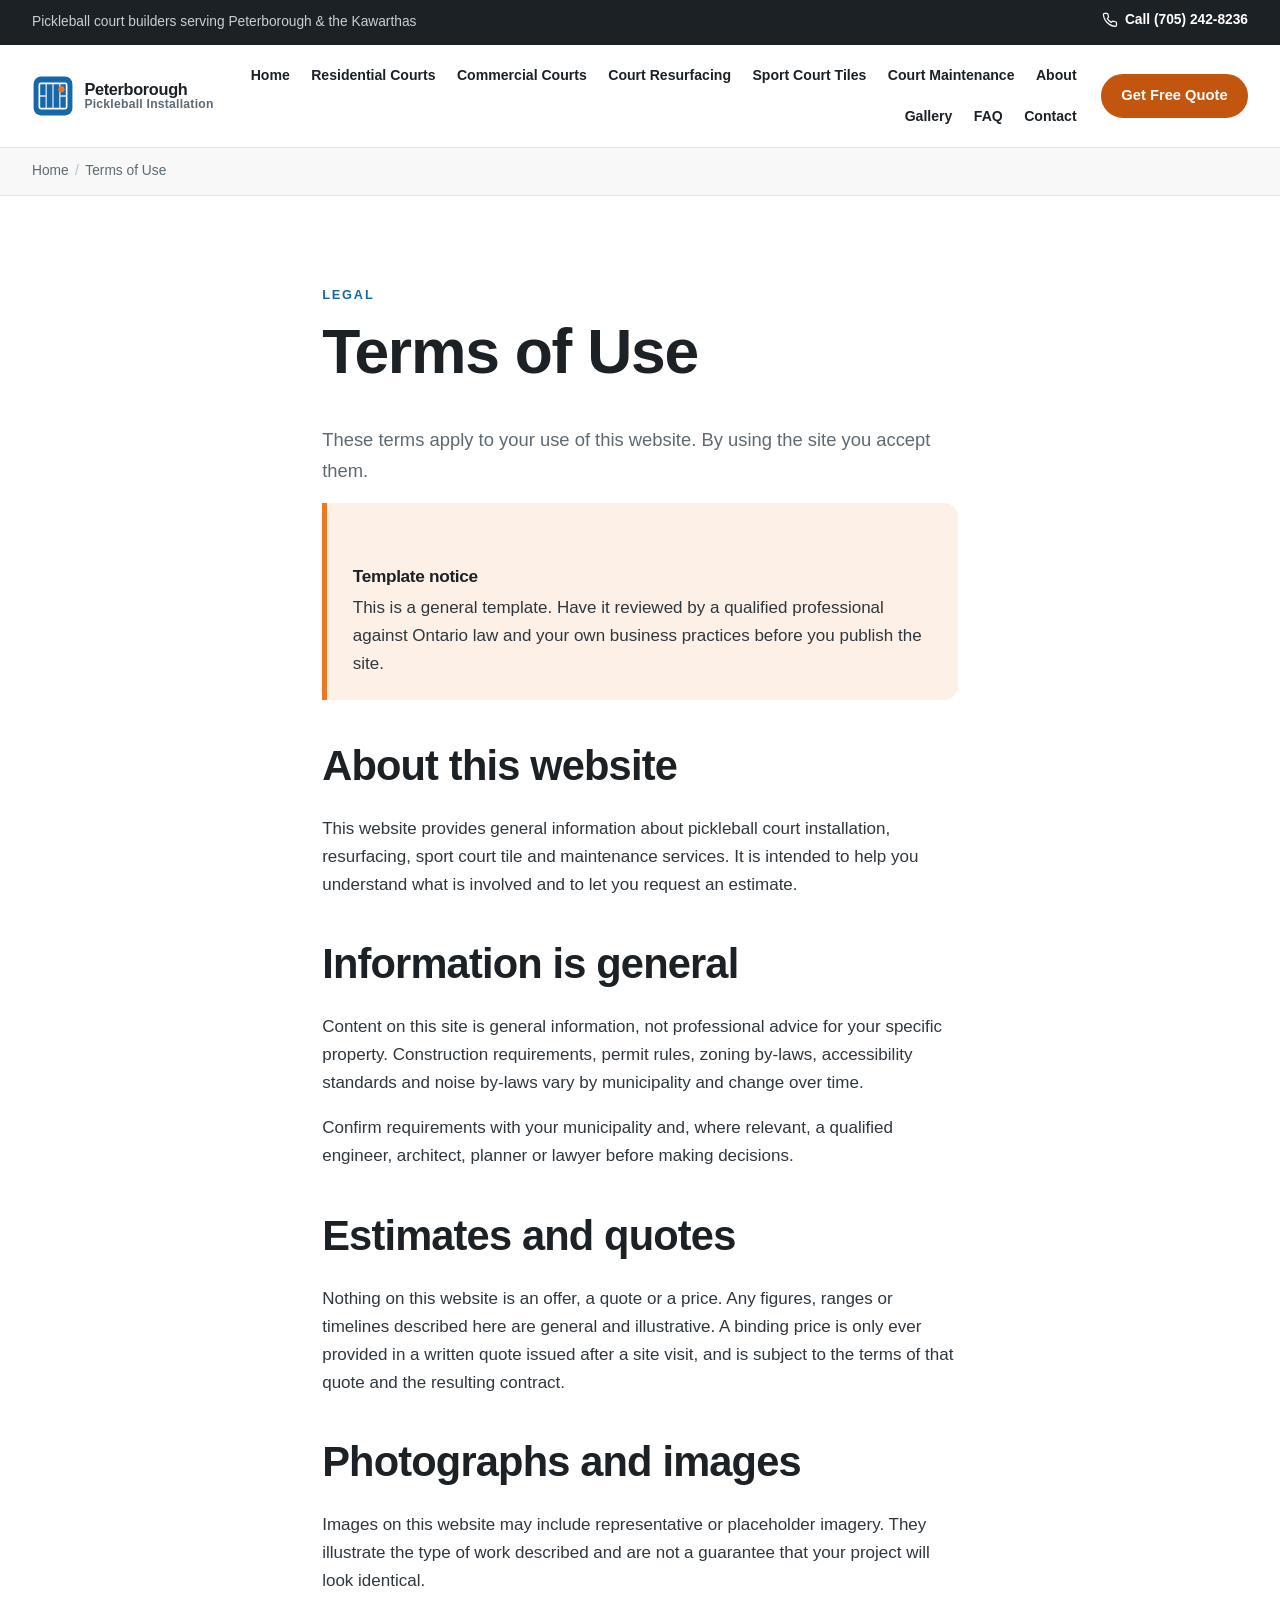
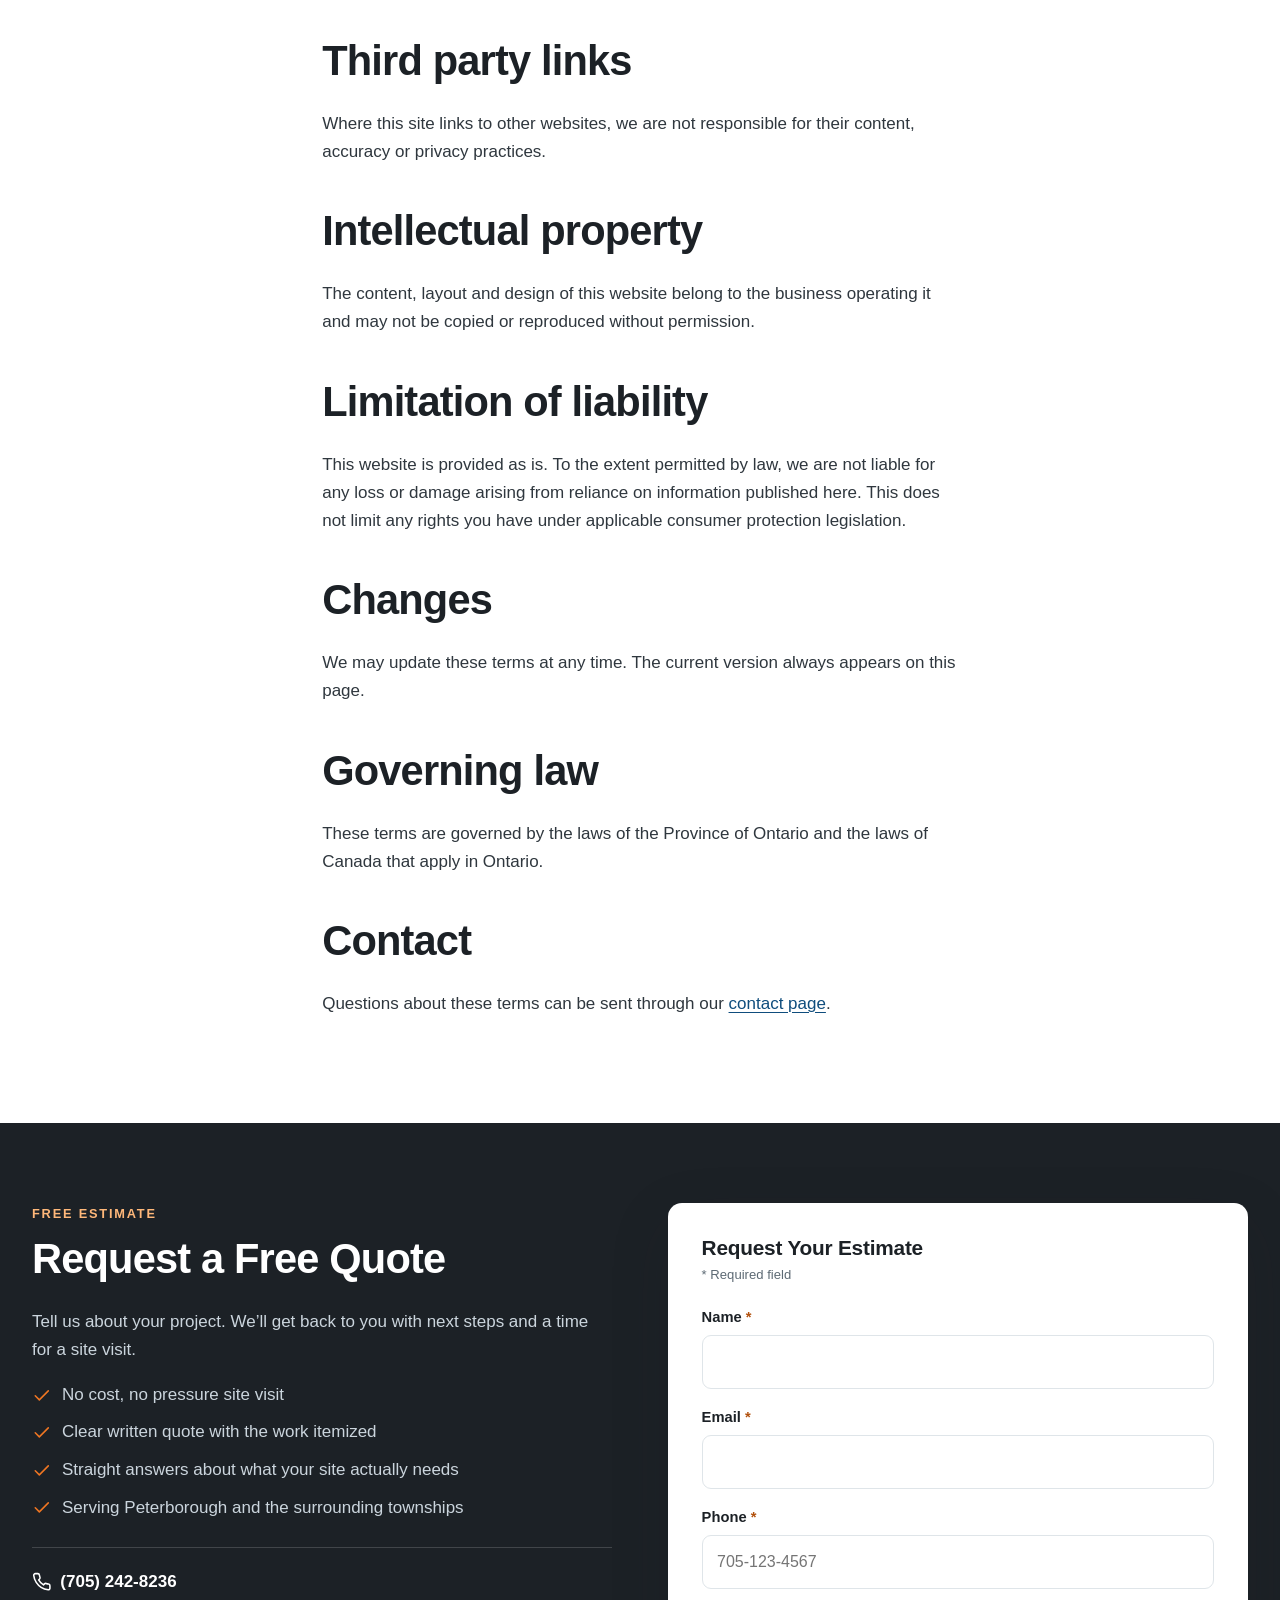
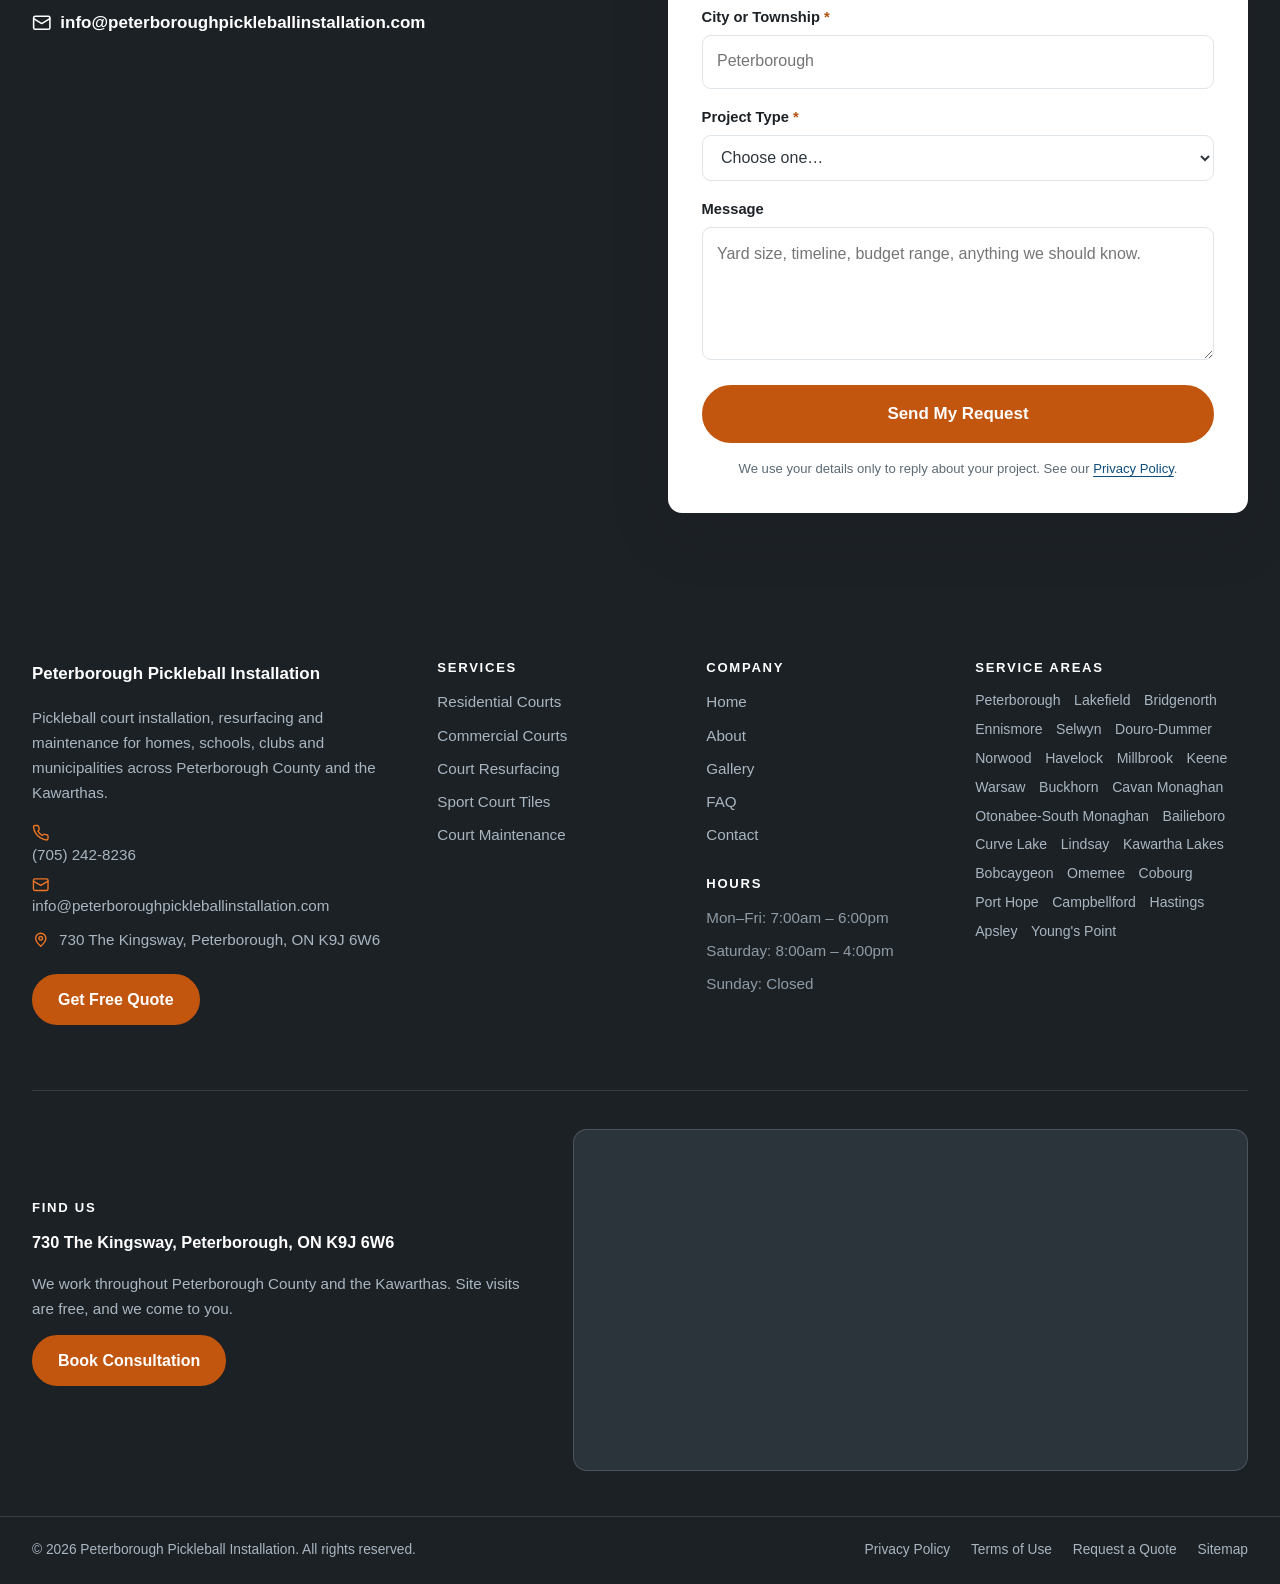
<file: terms.html>
<!DOCTYPE html>
<html lang="en-CA">
<head>
<meta charset="utf-8">
<meta name="viewport" content="width=device-width, initial-scale=1">
<title>Terms of Use | Peterborough Pickleball Installation</title>
<meta name="description" content="Terms of use for the Peterborough Pickleball Installation website, including accuracy of information, estimates and limitation of liability.">
<link rel="canonical" href="https://peterboroughpickleballinstallation.com/terms.html">
<meta name="robots" content="index, follow, max-image-preview:large">
<meta name="theme-color" content="#1c2126">
<meta name="geo.region" content="CA-ON">
<meta name="geo.placename" content="Peterborough, Ontario">

<meta property="og:type" content="website">
<meta property="og:site_name" content="Peterborough Pickleball Installation">
<meta property="og:locale" content="en_CA">
<meta property="og:title" content="Terms of Use | Peterborough Pickleball Installation">
<meta property="og:description" content="Terms of use for the Peterborough Pickleball Installation website, including accuracy of information, estimates and limitation of liability.">
<meta property="og:url" content="https://peterboroughpickleballinstallation.com/terms.html">
<meta property="og:image" content="https://peterboroughpickleballinstallation.com/images/backyard-pickleball-court-doubles-game-peterborough-1536.jpg">
<meta name="twitter:card" content="summary_large_image">
<meta name="twitter:title" content="Terms of Use | Peterborough Pickleball Installation">
<meta name="twitter:description" content="Terms of use for the Peterborough Pickleball Installation website, including accuracy of information, estimates and limitation of liability.">
<meta name="twitter:image" content="https://peterboroughpickleballinstallation.com/images/backyard-pickleball-court-doubles-game-peterborough-1536.jpg">

<link rel="icon" href="favicon.svg" type="image/svg+xml">
<link rel="apple-touch-icon" href="images/icon-apple-touch-pickleball-court.svg">
<link rel="manifest" href="site.webmanifest">
<link rel="preload" href="css/styles.css" as="style">
<link rel="stylesheet" href="css/styles.css">
<script type="application/ld+json">{"@context": "https://schema.org", "@type": "BreadcrumbList", "itemListElement": [{"@type": "ListItem", "position": 1, "name": "Home", "item": "https://peterboroughpickleballinstallation.com/"}, {"@type": "ListItem", "position": 2, "name": "Terms of Use", "item": "https://peterboroughpickleballinstallation.com/terms.html"}]}</script>
</head>
<body>
<a class="skip-link" href="#main">Skip to main content</a>

<div class="topbar">
  <div class="wrap topbar__in">
    <p class="topbar__msg">Pickleball court builders serving Peterborough &amp; the Kawarthas</p>
    <p class="topbar__act"><a href="tel:+17052428236"><svg class="ic" viewBox="0 0 24 24" fill="none" stroke="currentColor" stroke-width="1.9" stroke-linecap="round" stroke-linejoin="round" aria-hidden="true" focusable="false"><path d="M22 16.9v3a2 2 0 0 1-2.2 2 19.8 19.8 0 0 1-8.6-3.1 19.5 19.5 0 0 1-6-6A19.8 19.8 0 0 1 2.1 4.2 2 2 0 0 1 4.1 2h3a2 2 0 0 1 2 1.7c.1 1 .3 1.9.7 2.8a2 2 0 0 1-.5 2.1L8.1 9.8a16 16 0 0 0 6 6l1.2-1.2a2 2 0 0 1 2.1-.5c.9.4 1.8.6 2.8.7a2 2 0 0 1 1.8 2.1z"/></svg><span>Call (705) 242-8236</span></a></p>
  </div>
</div>

<header class="site-head" id="siteHead">
  <div class="wrap site-head__in">
    <a class="brand" href="index.html" aria-label="Peterborough Pickleball Installation home">
      <span class="brand__mark" aria-hidden="true">
        <svg viewBox="0 0 40 40" fill="none" aria-hidden="true">
          <rect x="1.5" y="1.5" width="37" height="37" rx="7" fill="#1668a8"/>
          <rect x="7" y="8" width="26" height="24" rx="1.5" stroke="#ffffff" stroke-width="1.6"/>
          <path d="M20 8v24M13.5 8v24M26.5 8v24M7 20h6.5M26.5 20H33" stroke="#ffffff" stroke-width="1.2" opacity=".85"/>
          <circle cx="28" cy="13.5" r="3" fill="#ef7622"/>
        </svg>
      </span>
      <span class="brand__txt"><strong>Peterborough</strong><span>Pickleball Installation</span></span>
    </a>

    <button class="navtoggle" id="navToggle" aria-expanded="false" aria-controls="primaryNav">
      <span class="navtoggle__bars" aria-hidden="true"><i></i><i></i><i></i></span>
      <span class="navtoggle__label">Menu</span>
    </button>

    <nav class="nav" id="primaryNav" aria-label="Primary">
      <ul class="nav__list"><li><a href="index.html">Home</a></li><li><a href="residential-pickleball-court-installation.html">Residential Courts</a></li><li><a href="commercial-pickleball-court-installation.html">Commercial Courts</a></li><li><a href="pickleball-court-resurfacing.html">Court Resurfacing</a></li><li><a href="sport-court-tile-installation.html">Sport Court Tiles</a></li><li><a href="pickleball-court-maintenance.html">Court Maintenance</a></li><li><a href="about.html">About</a></li><li><a href="gallery.html">Gallery</a></li><li><a href="faq.html">FAQ</a></li><li><a href="contact.html">Contact</a></li></ul>
      <div class="nav__cta">
        <a class="btn btn--ghost" href="tel:+17052428236"><svg class="ic" viewBox="0 0 24 24" fill="none" stroke="currentColor" stroke-width="1.9" stroke-linecap="round" stroke-linejoin="round" aria-hidden="true" focusable="false"><path d="M22 16.9v3a2 2 0 0 1-2.2 2 19.8 19.8 0 0 1-8.6-3.1 19.5 19.5 0 0 1-6-6A19.8 19.8 0 0 1 2.1 4.2 2 2 0 0 1 4.1 2h3a2 2 0 0 1 2 1.7c.1 1 .3 1.9.7 2.8a2 2 0 0 1-.5 2.1L8.1 9.8a16 16 0 0 0 6 6l1.2-1.2a2 2 0 0 1 2.1-.5c.9.4 1.8.6 2.8.7a2 2 0 0 1 1.8 2.1z"/></svg> Call Today</a>
        <a class="btn btn--orange" href="contact.html#quote">Get Free Quote</a>
      </div>
    </nav>
  </div>
</header>
<main id="main">
<nav class="crumbs" aria-label="Breadcrumb"><div class="wrap"><ol><li><a href="index.html">Home</a></li><li aria-current="page">Terms of Use</li></ol></div></nav>
<section class="sec" aria-labelledby="tt">
  <div class="wrap prose narrow">
    <p class="eyebrow">Legal</p>
    <h1 id="tt">Terms of Use</h1>
    <p class="lede">These terms apply to your use of this website. By using the site you accept
       them.</p>

    <div class="callout callout--orange">
      <h2 style="font-size:1.08rem;margin-bottom:.45rem">Template notice</h2>
      <p>This is a general template. Have it reviewed by a qualified professional against Ontario
         law and your own business practices before you publish the site.</p>
    </div>

    <h2>About this website</h2>
    <p>This website provides general information about pickleball court installation, resurfacing,
       sport court tile and maintenance services. It is intended to help you understand what is
       involved and to let you request an estimate.</p>

    <h2>Information is general</h2>
    <p>Content on this site is general information, not professional advice for your specific
       property. Construction requirements, permit rules, zoning by-laws, accessibility standards
       and noise by-laws vary by municipality and change over time.</p>
    <p>Confirm requirements with your municipality and, where relevant, a qualified engineer,
       architect, planner or lawyer before making decisions.</p>

    <h2>Estimates and quotes</h2>
    <p>Nothing on this website is an offer, a quote or a price. Any figures, ranges or timelines
       described here are general and illustrative. A binding price is only ever provided in a
       written quote issued after a site visit, and is subject to the terms of that quote and the
       resulting contract.</p>

    <h2>Photographs and images</h2>
    <p>Images on this website may include representative or placeholder imagery. They illustrate
       the type of work described and are not a guarantee that your project will look identical.</p>

    <h2>Third party links</h2>
    <p>Where this site links to other websites, we are not responsible for their content, accuracy
       or privacy practices.</p>

    <h2>Intellectual property</h2>
    <p>The content, layout and design of this website belong to the business operating it and may
       not be copied or reproduced without permission.</p>

    <h2>Limitation of liability</h2>
    <p>This website is provided as is. To the extent permitted by law, we are not liable for any
       loss or damage arising from reliance on information published here. This does not limit any
       rights you have under applicable consumer protection legislation.</p>

    <h2>Changes</h2>
    <p>We may update these terms at any time. The current version always appears on this page.</p>

    <h2>Governing law</h2>
    <p>These terms are governed by the laws of the Province of Ontario and the laws of Canada
       that apply in Ontario.</p>

    <h2>Contact</h2>
    <p>Questions about these terms can be sent through our <a href="contact.html">contact page</a>.</p>
  </div>
</section>

<section class="formsec" id="quote">
  <div class="wrap formsec__in">
    <div class="formsec__copy">
      <p class="eyebrow">Free Estimate</p>
      <h2>Request a Free Quote</h2>
      <p>Tell us about your project. We&rsquo;ll get back to you with next steps and a time for a site visit.</p>
      <ul class="tick">
        <li><svg class="ic" viewBox="0 0 24 24" fill="none" stroke="currentColor" stroke-width="1.9" stroke-linecap="round" stroke-linejoin="round" aria-hidden="true" focusable="false"><path d="M20 6 9 17l-5-5"/></svg><span>No cost, no pressure site visit</span></li>
        <li><svg class="ic" viewBox="0 0 24 24" fill="none" stroke="currentColor" stroke-width="1.9" stroke-linecap="round" stroke-linejoin="round" aria-hidden="true" focusable="false"><path d="M20 6 9 17l-5-5"/></svg><span>Clear written quote with the work itemized</span></li>
        <li><svg class="ic" viewBox="0 0 24 24" fill="none" stroke="currentColor" stroke-width="1.9" stroke-linecap="round" stroke-linejoin="round" aria-hidden="true" focusable="false"><path d="M20 6 9 17l-5-5"/></svg><span>Straight answers about what your site actually needs</span></li>
        <li><svg class="ic" viewBox="0 0 24 24" fill="none" stroke="currentColor" stroke-width="1.9" stroke-linecap="round" stroke-linejoin="round" aria-hidden="true" focusable="false"><path d="M20 6 9 17l-5-5"/></svg><span>Serving Peterborough and the surrounding townships</span></li>
      </ul>
      <div class="formsec__contact">
        <p><a href="tel:+17052428236"><svg class="ic" viewBox="0 0 24 24" fill="none" stroke="currentColor" stroke-width="1.9" stroke-linecap="round" stroke-linejoin="round" aria-hidden="true" focusable="false"><path d="M22 16.9v3a2 2 0 0 1-2.2 2 19.8 19.8 0 0 1-8.6-3.1 19.5 19.5 0 0 1-6-6A19.8 19.8 0 0 1 2.1 4.2 2 2 0 0 1 4.1 2h3a2 2 0 0 1 2 1.7c.1 1 .3 1.9.7 2.8a2 2 0 0 1-.5 2.1L8.1 9.8a16 16 0 0 0 6 6l1.2-1.2a2 2 0 0 1 2.1-.5c.9.4 1.8.6 2.8.7a2 2 0 0 1 1.8 2.1z"/></svg><span>(705) 242-8236</span></a></p>
        <p><a href="mailto:info@peterboroughpickleballinstallation.com"><svg class="ic" viewBox="0 0 24 24" fill="none" stroke="currentColor" stroke-width="1.9" stroke-linecap="round" stroke-linejoin="round" aria-hidden="true" focusable="false"><rect x="2" y="4" width="20" height="16" rx="2"/><path d="m2 7 10 6 10-6"/></svg><span>info@peterboroughpickleballinstallation.com</span></a></p>
      </div>
    </div>

    <form class="qform" id="qform-terms" novalidate
          action="https://script.google.com/macros/s/AKfycbyM6G4LwvbWw0yMhTlWZaEWwhm0OVYde_JaOD9fSqZWCO3MRmIwvQz4mmemFH8_fPkKzA/exec" method="POST">
      <h3 class="qform__h">Request Your Estimate</h3>
      <p class="qform__req"><span aria-hidden="true">*</span> Required field</p>

      <div class="field">
        <label for="name-terms">Name <span class="req" aria-hidden="true">*</span></label>
        <input type="text" id="name-terms" name="name" autocomplete="name" required
               aria-describedby="name-terms-err">
        <p class="err" id="name-terms-err" role="alert" hidden>Please enter your name.</p>
      </div>

      <div class="field">
        <label for="email-terms">Email <span class="req" aria-hidden="true">*</span></label>
        <input type="email" id="email-terms" name="email" autocomplete="email" required
               aria-describedby="email-terms-err">
        <p class="err" id="email-terms-err" role="alert" hidden>Please enter a valid email address.</p>
      </div>

      <div class="field">
        <label for="phone-terms">Phone <span class="req" aria-hidden="true">*</span></label>
        <input type="tel" id="phone-terms" name="phone" autocomplete="tel" required
               aria-describedby="phone-terms-err" placeholder="705-123-4567">
        <p class="err" id="phone-terms-err" role="alert" hidden>Please enter a phone number we can reach you at.</p>
      </div>

      <div class="field">
        <label for="city-terms">City or Township <span class="req" aria-hidden="true">*</span></label>
        <input type="text" id="city-terms" name="city" autocomplete="address-level2" required
               list="cities-terms" aria-describedby="city-terms-err" placeholder="Peterborough">
        <datalist id="cities-terms"><option value="Peterborough"></option><option value="Lakefield"></option><option value="Bridgenorth"></option><option value="Ennismore"></option><option value="Selwyn"></option><option value="Douro-Dummer"></option><option value="Norwood"></option><option value="Havelock"></option><option value="Millbrook"></option><option value="Keene"></option><option value="Warsaw"></option><option value="Buckhorn"></option><option value="Cavan Monaghan"></option><option value="Otonabee-South Monaghan"></option><option value="Bailieboro"></option><option value="Curve Lake"></option><option value="Lindsay"></option><option value="Kawartha Lakes"></option><option value="Bobcaygeon"></option><option value="Omemee"></option><option value="Cobourg"></option><option value="Port Hope"></option><option value="Campbellford"></option><option value="Hastings"></option><option value="Apsley"></option><option value="Young's Point"></option></datalist>
        <p class="err" id="city-terms-err" role="alert" hidden>Please tell us where the project is located.</p>
      </div>

      <div class="field">
        <label for="ptype-terms">Project Type <span class="req" aria-hidden="true">*</span></label>
        <select id="ptype-terms" name="project_type" required aria-describedby="ptype-terms-err">
          <option value="">Choose one&hellip;</option>
          <option value="Residential / backyard court">Residential / backyard court</option><option value="Commercial or multi-court project">Commercial or multi-court project</option><option value="School or municipal court">School or municipal court</option><option value="Court resurfacing">Court resurfacing</option><option value="Sport court tile installation">Sport court tile installation</option><option value="Court maintenance or repair">Court maintenance or repair</option><option value="Tennis court conversion">Tennis court conversion</option><option value="Not sure yet">Not sure yet</option>
        </select>
        <p class="err" id="ptype-terms-err" role="alert" hidden>Please choose a project type.</p>
      </div>

      <div class="field">
        <label for="msg-terms">Message</label>
        <textarea id="msg-terms" name="message" rows="4"
                  placeholder="Yard size, timeline, budget range, anything we should know."></textarea>
      </div>

      <p class="hp" aria-hidden="true">
        <label for="company-terms">Leave this field empty</label>
        <input type="text" id="company-terms" name="_gotcha" tabindex="-1" autocomplete="off">
      </p>

      <button class="btn btn--orange btn--block btn--lg" type="submit">Send My Request</button>
      <p class="qform__fine">We use your details only to reply about your project. See our
        <a href="privacy-policy.html">Privacy Policy</a>.</p>
      <p class="qform__ok" role="status" hidden>Thanks &mdash; your request has been sent. We&rsquo;ll be in touch shortly.</p>
    </form>
  </div>
</section>

</main>
<footer class="site-foot">
  <div class="wrap site-foot__grid">
    <div class="site-foot__col site-foot__brand">
      <p class="fbrand"><strong>Peterborough Pickleball Installation</strong></p>
      <p>Pickleball court installation, resurfacing and maintenance for homes, schools,
         clubs and municipalities across Peterborough County and the Kawarthas.</p>
      <ul class="fcontact">
        <li><a href="tel:+17052428236"><svg class="ic" viewBox="0 0 24 24" fill="none" stroke="currentColor" stroke-width="1.9" stroke-linecap="round" stroke-linejoin="round" aria-hidden="true" focusable="false"><path d="M22 16.9v3a2 2 0 0 1-2.2 2 19.8 19.8 0 0 1-8.6-3.1 19.5 19.5 0 0 1-6-6A19.8 19.8 0 0 1 2.1 4.2 2 2 0 0 1 4.1 2h3a2 2 0 0 1 2 1.7c.1 1 .3 1.9.7 2.8a2 2 0 0 1-.5 2.1L8.1 9.8a16 16 0 0 0 6 6l1.2-1.2a2 2 0 0 1 2.1-.5c.9.4 1.8.6 2.8.7a2 2 0 0 1 1.8 2.1z"/></svg><span>(705) 242-8236</span></a></li>
        <li><a href="mailto:info@peterboroughpickleballinstallation.com"><svg class="ic" viewBox="0 0 24 24" fill="none" stroke="currentColor" stroke-width="1.9" stroke-linecap="round" stroke-linejoin="round" aria-hidden="true" focusable="false"><rect x="2" y="4" width="20" height="16" rx="2"/><path d="m2 7 10 6 10-6"/></svg><span>info@peterboroughpickleballinstallation.com</span></a></li>
        <li><svg class="ic" viewBox="0 0 24 24" fill="none" stroke="currentColor" stroke-width="1.9" stroke-linecap="round" stroke-linejoin="round" aria-hidden="true" focusable="false"><path d="M12 21s7-6.3 7-11a7 7 0 1 0-14 0c0 4.7 7 11 7 11z"/><circle cx="12" cy="10" r="2.5"/></svg><span>730 The Kingsway, Peterborough, ON K9J 6W6</span></li>
      </ul>
      <p><a class="btn btn--orange" href="contact.html#quote">Get Free Quote</a></p>
    </div>

    <div class="site-foot__col">
      <h2 class="fh">Services</h2>
      <ul class="flist"><li><a href="residential-pickleball-court-installation.html">Residential Courts</a></li><li><a href="commercial-pickleball-court-installation.html">Commercial Courts</a></li><li><a href="pickleball-court-resurfacing.html">Court Resurfacing</a></li><li><a href="sport-court-tile-installation.html">Sport Court Tiles</a></li><li><a href="pickleball-court-maintenance.html">Court Maintenance</a></li></ul>
    </div>

    <div class="site-foot__col">
      <h2 class="fh">Company</h2>
      <ul class="flist"><li><a href="index.html">Home</a></li><li><a href="about.html">About</a></li><li><a href="gallery.html">Gallery</a></li><li><a href="faq.html">FAQ</a></li><li><a href="contact.html">Contact</a></li></ul>
      <h2 class="fh fh--sp">Hours</h2>
      <ul class="flist flist--plain">
        <li>Mon&ndash;Fri: 7:00am &ndash; 6:00pm</li>
        <li>Saturday: 8:00am &ndash; 4:00pm</li>
        <li>Sunday: Closed</li>
      </ul>
    </div>

    <div class="site-foot__col">
      <h2 class="fh">Service Areas</h2>
      <ul class="fareas"><li>Peterborough</li><li>Lakefield</li><li>Bridgenorth</li><li>Ennismore</li><li>Selwyn</li><li>Douro-Dummer</li><li>Norwood</li><li>Havelock</li><li>Millbrook</li><li>Keene</li><li>Warsaw</li><li>Buckhorn</li><li>Cavan Monaghan</li><li>Otonabee-South Monaghan</li><li>Bailieboro</li><li>Curve Lake</li><li>Lindsay</li><li>Kawartha Lakes</li><li>Bobcaygeon</li><li>Omemee</li><li>Cobourg</li><li>Port Hope</li><li>Campbellford</li><li>Hastings</li><li>Apsley</li><li>Young's Point</li></ul>
    </div>
  </div>

  <div class="wrap">
    <section class="footmap" aria-labelledby="footmap-h">
      <div class="footmap__copy">
        <h2 class="fh" id="footmap-h">Find Us</h2>
        <p class="footmap__addr">730 The Kingsway, Peterborough, ON K9J 6W6</p>
        <p>We work throughout Peterborough County and the Kawarthas. Site visits are
           free, and we come to you.</p>
        <p><a class="btn btn--orange" href="contact.html#quote">Book Consultation</a></p>
      </div>
      <div class="footmap__frame">
        <iframe src="https://www.google.com/maps/embed?pb=!1m18!1m12!1m3!1d4351.687579949524!2d-78.34169432501132!3d44.27926231171662!2m3!1f0!2f0!3f0!3m2!1i1024!2i768!4f13.1!3m3!1m2!1s0x89d58da7921c805b%3A0x391bc5325a31f979!2s730%20The%20Kingsway%2C%20Peterborough%2C%20ON%20K9J%206W6!5e1!3m2!1sen!2sca!4v1785463860554!5m2!1sen!2sca" title="Map showing Peterborough Pickleball Installation at 730 The Kingsway, Peterborough, ON K9J 6W6"
                width="600" height="450" style="border:0" allowfullscreen
                loading="lazy" referrerpolicy="strict-origin-when-cross-origin"></iframe>
      </div>
    </section>
  </div>

  <div class="wrap site-foot__bar">
    <p>&copy; <span id="yr">2026</span> Peterborough Pickleball Installation. All rights reserved.</p>
    <ul class="flegal">
      <li><a href="privacy-policy.html">Privacy Policy</a></li>
      <li><a href="terms.html">Terms of Use</a></li>
      <li><a href="contact.html#quote">Request a Quote</a></li>
      <li><a href="sitemap.xml">Sitemap</a></li>
    </ul>
  </div>
</footer>

<a class="callbar" href="tel:+17052428236" aria-label="Call Peterborough Pickleball Installation today">
  <svg class="ic" viewBox="0 0 24 24" fill="none" stroke="currentColor" stroke-width="1.9" stroke-linecap="round" stroke-linejoin="round" aria-hidden="true" focusable="false"><path d="M22 16.9v3a2 2 0 0 1-2.2 2 19.8 19.8 0 0 1-8.6-3.1 19.5 19.5 0 0 1-6-6A19.8 19.8 0 0 1 2.1 4.2 2 2 0 0 1 4.1 2h3a2 2 0 0 1 2 1.7c.1 1 .3 1.9.7 2.8a2 2 0 0 1-.5 2.1L8.1 9.8a16 16 0 0 0 6 6l1.2-1.2a2 2 0 0 1 2.1-.5c.9.4 1.8.6 2.8.7a2 2 0 0 1 1.8 2.1z"/></svg><span>Call Today</span>
</a>

<script src="js/main.js?v=2" defer></script>
</body>
</html>
</file>
<file: css/styles.css>
/* ==========================================================================
   Peterborough Pickleball Installation - styles.css
   Mobile-first. No frameworks. Single stylesheet.
   ========================================================================== */

:root{
  --white:#ffffff;
  --paper:#f7f8f7;
  --tint:#eef3f7;
  --line:#dfe5e9;
  --charcoal:#1c2126;
  --charcoal-2:#2b333b;
  --ink:#2f373e;
  --muted:#5d6a74;
  --blue:#1668a8;          /* pickleball court blue */
  --blue-dk:#0f4d7d;
  --blue-lt:#e8f1f8;
  --green:#2f7d4f;         /* court green */
  --green-dk:#215a39;
  --green-lt:#e9f3ec;
  --orange:#ef7622;        /* bright accent - icons and details on dark backgrounds */
  --orange-btn:#c2560f;    /* button/bar fill - passes WCAG AA with white text */
  --orange-btn-dk:#a84a10;
  --orange-dk:#b2510d;     /* orange text on light backgrounds */
  --orange-lt:#fdf0e6;
  --radius:14px;
  --radius-sm:9px;
  --shadow:0 1px 2px rgba(28,33,38,.05), 0 10px 30px rgba(28,33,38,.07);
  --shadow-lg:0 20px 60px rgba(28,33,38,.16);
  --wrap:1200px;
  --gut:clamp(1rem,4vw,2rem);
  --sans:"Helvetica Neue",Helvetica,-apple-system,BlinkMacSystemFont,"Segoe UI",Roboto,Arial,sans-serif;
}

*,*::before,*::after{box-sizing:border-box}
html{-webkit-text-size-adjust:100%;scroll-behavior:smooth}
@media (prefers-reduced-motion:reduce){
  html{scroll-behavior:auto}
  *,*::before,*::after{animation-duration:.001ms!important;transition-duration:.001ms!important}
}
body{
  margin:0;font-family:var(--sans);color:var(--ink);background:var(--white);
  font-size:1.0625rem;line-height:1.65;-webkit-font-smoothing:antialiased;
}
img,svg,video{max-width:100%;height:auto;display:block}
a{color:var(--blue-dk);text-underline-offset:3px}
a:hover{color:var(--orange-dk)}
:focus-visible{outline:3px solid var(--orange);outline-offset:2px;border-radius:4px}

h1,h2,h3,h4{color:var(--charcoal);line-height:1.15;margin:0 0 .6em;font-weight:800;letter-spacing:-.02em}
h1{font-size:clamp(2.1rem,6.2vw,3.9rem)}
h2{font-size:clamp(1.65rem,4.2vw,2.6rem)}
h3{font-size:clamp(1.15rem,2.4vw,1.4rem);font-weight:750;letter-spacing:-.01em}
h4{font-size:1.05rem;font-weight:750}
p{margin:0 0 1.05rem}
ul,ol{margin:0 0 1.15rem;padding-left:1.15rem}
li{margin:0 0 .45rem}
strong{font-weight:750;color:var(--charcoal)}
hr{border:0;border-top:1px solid var(--line);margin:2.5rem 0}
table{border-collapse:collapse;width:100%}

.wrap{width:100%;max-width:var(--wrap);margin-inline:auto;padding-inline:var(--gut)}
.sec{padding:clamp(3rem,7vw,5.5rem) 0}
.sec--tint{background:var(--paper)}
.sec--blue{background:var(--blue-lt)}
.sec--green{background:var(--green-lt)}
.sec--dark{background:var(--charcoal);color:#d6dde3}
.sec--dark h2,.sec--dark h3{color:#fff}
.sec--tight{padding-block:clamp(2rem,4vw,3rem)}
.narrow{max-width:74ch}
.lede{font-size:1.15rem;color:var(--muted);max-width:70ch}
.sec--dark .lede{color:#aeb9c2}
.center{text-align:center}
.center .lede{margin-inline:auto}

.eyebrow{
  font-size:.8rem;font-weight:800;letter-spacing:.14em;text-transform:uppercase;
  color:var(--blue);margin:0 0 .7rem;
}
.eyebrow--light{color:#ffb87a}

.skip-link{
  position:absolute;left:-9999px;top:0;z-index:200;background:var(--charcoal);color:#fff;
  padding:.85rem 1.25rem;border-radius:0 0 var(--radius-sm) 0;font-weight:700;
}
.skip-link:focus{left:0}

.ic{width:1.15em;height:1.15em;flex:0 0 auto}

.sr-only{
  position:absolute!important;width:1px;height:1px;padding:0;margin:-1px;
  overflow:hidden;clip:rect(0 0 0 0);clip-path:inset(50%);white-space:nowrap;border:0;
}

/* ------------------------------------------------------------- buttons */
.btn{
  display:inline-flex;align-items:center;justify-content:center;gap:.55rem;
  padding:.85rem 1.5rem;border-radius:999px;font-weight:750;font-size:1rem;
  text-decoration:none;border:2px solid transparent;cursor:pointer;
  transition:background-color .18s ease,color .18s ease,border-color .18s ease,transform .18s ease;
  line-height:1.2;text-align:center;
}
.btn:hover{transform:translateY(-1px)}
.btn--orange{background:var(--orange-btn);color:#fff;border-color:var(--orange-btn)}
.btn--orange:hover{background:var(--orange-btn-dk);border-color:var(--orange-btn-dk);color:#fff}
.btn--blue{background:var(--blue);color:#fff;border-color:var(--blue)}
.btn--blue:hover{background:var(--blue-dk);border-color:var(--blue-dk);color:#fff}
.btn--green{background:var(--green);color:#fff;border-color:var(--green)}
.btn--green:hover{background:var(--green-dk);border-color:var(--green-dk);color:#fff}
.btn--outline{background:rgba(255,255,255,.08);color:#fff;border-color:rgba(255,255,255,.65)}
.btn--outline:hover{background:#fff;color:var(--charcoal);border-color:#fff}
.btn--outline-light{background:transparent;color:#fff;border-color:rgba(255,255,255,.6)}
.btn--outline-light:hover{background:#fff;color:var(--charcoal)}
.btn--ghost{background:transparent;color:var(--charcoal);border-color:var(--line)}
.btn--ghost:hover{border-color:var(--blue);color:var(--blue)}
.btn--lg{padding:1.05rem 1.9rem;font-size:1.06rem}
.btn--block{width:100%}

/* ------------------------------------------------------------- topbar */
.topbar{background:var(--charcoal);color:#c6d0d8;font-size:.86rem}
.topbar__in{display:flex;flex-wrap:wrap;gap:.4rem 1.5rem;align-items:center;justify-content:center;padding-block:.55rem}
.topbar p{margin:0}
.topbar__msg{display:none}
.topbar__act a{color:#fff;text-decoration:none;font-weight:700;display:inline-flex;align-items:center;gap:.45rem}
.topbar__act a:hover{color:var(--orange)}
@media (min-width:760px){
  .topbar__in{justify-content:space-between}
  .topbar__msg{display:block}
}

/* ------------------------------------------------------------- header */
.site-head{
  position:sticky;top:0;z-index:100;background:rgba(255,255,255,.97);
  backdrop-filter:saturate(160%) blur(8px);border-bottom:1px solid var(--line);
}
.site-head.is-stuck{box-shadow:0 6px 24px rgba(28,33,38,.09)}
.site-head__in{display:flex;flex-wrap:wrap;align-items:center;justify-content:space-between;gap:1rem;padding-block:.7rem}

.brand{display:flex;align-items:center;gap:.65rem;text-decoration:none;color:var(--charcoal)}
.brand__mark{width:42px;height:42px;flex:0 0 auto}
.brand__mark svg{width:100%;height:100%}
.brand__txt{display:flex;flex-direction:column;line-height:1.12}
.brand__txt strong{font-size:1.02rem;font-weight:850;letter-spacing:-.02em}
.brand__txt span{font-size:.76rem;color:var(--muted);font-weight:650;letter-spacing:.02em}

.navtoggle{
  display:inline-flex;align-items:center;gap:.5rem;background:var(--charcoal);color:#fff;
  border:0;border-radius:999px;padding:.6rem 1rem;font:inherit;font-weight:750;font-size:.92rem;cursor:pointer;
}
.navtoggle__bars{display:inline-flex;flex-direction:column;gap:3px;width:18px}
.navtoggle__bars i{display:block;height:2px;background:#fff;border-radius:2px;transition:transform .2s,opacity .2s}
.navtoggle[aria-expanded="true"] .navtoggle__bars i:nth-child(1){transform:translateY(5px) rotate(45deg)}
.navtoggle[aria-expanded="true"] .navtoggle__bars i:nth-child(2){opacity:0}
.navtoggle[aria-expanded="true"] .navtoggle__bars i:nth-child(3){transform:translateY(-5px) rotate(-45deg)}

.nav{display:none;width:100%;order:3;padding-bottom:1rem}
.nav.is-open{display:block}
.nav__list{list-style:none;margin:.5rem 0 1rem;padding:0;border-top:1px solid var(--line)}
.nav__list li{margin:0}
.nav__list a{
  display:block;padding:.85rem .25rem;border-bottom:1px solid var(--line);
  text-decoration:none;color:var(--charcoal);font-weight:700;
}
.nav__list a:hover,.nav__list a.is-active{color:var(--blue)}
.nav__cta{display:grid;gap:.6rem}

@media (min-width:1080px){
  .navtoggle{display:none}
  .nav{display:flex!important;align-items:center;gap:.9rem;width:auto;order:0;padding:0;flex:1;justify-content:flex-end}
  .nav__list{display:flex;flex-wrap:wrap;justify-content:flex-end;gap:.1rem;margin:0;border:0}
  .nav__list a{border:0;padding:.45rem .5rem;font-size:.82rem;border-radius:8px;white-space:nowrap}
  .nav__list a:hover{background:var(--blue-lt)}
  .nav__list a.is-active{background:var(--blue-lt);color:var(--blue-dk)}
  .nav__cta{display:flex;gap:.5rem;flex:0 0 auto}
  .nav__cta .btn{padding:.62rem 1rem;font-size:.86rem;white-space:nowrap}
  .nav__cta .btn--ghost{display:none}
}
@media (min-width:1280px){
  :root{--wrap:1280px}
  .nav__list a{padding:.5rem .62rem;font-size:.88rem}
  .nav__cta .btn{padding:.7rem 1.15rem;font-size:.92rem}
}
@media (min-width:1440px){ .nav__cta .btn--ghost{display:inline-flex} }

/* ------------------------------------------------------------- hero */
.hero{position:relative;color:#fff;isolation:isolate;background:var(--charcoal)}
.hero__media{position:absolute;inset:0;z-index:-2;overflow:hidden}
.hero__media picture{display:block;width:100%;height:100%}
.hero__media img{width:100%;height:100%;object-fit:cover}
.hero::after{
  content:"";position:absolute;inset:0;z-index:-1;
  background:linear-gradient(105deg,rgba(16,24,31,.93) 0%,rgba(16,24,31,.82) 45%,rgba(16,24,31,.5) 100%);
}
.hero--green::after{background:linear-gradient(105deg,rgba(18,38,27,.93) 0%,rgba(18,38,27,.8) 45%,rgba(18,38,27,.45) 100%)}
.hero__in{padding-block:clamp(3.2rem,9vw,6.5rem);max-width:960px}
.hero h1{color:#fff;max-width:19ch;margin-bottom:.5em}
.hero__sub{font-size:clamp(1.05rem,2.4vw,1.3rem);color:#d5dee5;max-width:58ch;margin-bottom:1.5rem}
.hero__pts{list-style:none;margin:0 0 1.9rem;padding:0;display:grid;gap:.55rem}
.hero__pts li{display:flex;align-items:flex-start;gap:.6rem;margin:0;font-weight:650;color:#eaf1f6}
.hero__pts .ic{color:var(--orange);margin-top:.25em}
.hero__btns{display:flex;flex-wrap:wrap;gap:.75rem;margin:0 0 1.1rem}
.hero__note{font-size:.9rem;color:#a9b6c0;margin:0}
@media (min-width:700px){ .hero__pts{grid-template-columns:1fr 1fr} }

/* ------------------------------------------------------------- crumbs */
.crumbs{background:var(--paper);border-bottom:1px solid var(--line);font-size:.86rem}
.crumbs ol{list-style:none;display:flex;flex-wrap:wrap;gap:.4rem;margin:0;padding:.75rem 0}
.crumbs li{margin:0;color:var(--muted)}
.crumbs li+li::before{content:"/";margin-right:.4rem;color:#b6c0c8}
.crumbs a{color:var(--muted);text-decoration:none}
.crumbs a:hover{color:var(--blue)}

/* ------------------------------------------------------------- trustbar */
.trustbar{background:var(--charcoal-2);color:#e2e8ed}
.trustbar ul{list-style:none;margin:0;padding:1.1rem 0;display:grid;gap:.8rem 1.5rem;grid-template-columns:1fr 1fr}
.trustbar li{display:flex;align-items:center;gap:.55rem;margin:0;font-size:.9rem;font-weight:700}
.trustbar .ic{color:var(--orange)}
@media (min-width:900px){ .trustbar ul{grid-template-columns:repeat(5,1fr)} }

/* ------------------------------------------------------------- grids/cards */
.grid{list-style:none;margin:0;padding:0;display:grid;gap:1.15rem}
.grid--2{grid-template-columns:1fr}
.grid--3{grid-template-columns:1fr}
.grid--4{grid-template-columns:1fr}
@media (min-width:640px){
  .grid--2,.grid--3,.grid--4{grid-template-columns:repeat(2,1fr)}
}
@media (min-width:980px){
  .grid--3{grid-template-columns:repeat(3,1fr)}
  .grid--4{grid-template-columns:repeat(4,1fr)}
}
.card{
  background:#fff;border:1px solid var(--line);border-radius:var(--radius);
  padding:1.6rem 1.5rem;margin:0;display:flex;flex-direction:column;
  transition:border-color .18s,box-shadow .18s,transform .18s;
}
.card:hover{border-color:#c3d3de;box-shadow:var(--shadow);transform:translateY(-2px)}
.card__ic{
  display:inline-flex;align-items:center;justify-content:center;width:46px;height:46px;
  border-radius:12px;background:var(--blue-lt);color:var(--blue);margin-bottom:1rem;
}
.card__ic .ic{width:22px;height:22px}
.card h3{margin-bottom:.5rem}
.card__b{color:var(--muted);font-size:.98rem}
.card__b p:last-child{margin-bottom:0}
.card__b ul{padding-left:1.1rem;margin-bottom:0}
.card__link{margin:1rem 0 0}
.card__link a{font-weight:750;text-decoration:none;color:var(--blue-dk)}
.card__link a:hover{color:var(--orange-dk)}
.sec--tint .card,.sec--blue .card{background:#fff}
.card--green .card__ic{background:var(--green-lt);color:var(--green)}
.card--orange .card__ic{background:var(--orange-lt);color:var(--orange-dk)}

/* ------------------------------------------------------------- split */
.split{display:grid;gap:2rem;align-items:center}
@media (min-width:900px){
  .split{grid-template-columns:1fr 1fr;gap:3.5rem}
  .split--wide-left{grid-template-columns:1.15fr .85fr}
  .split--flip .split__media{order:-1}
}
.split__media picture{display:block}
.split__media img{border-radius:var(--radius);box-shadow:var(--shadow);width:100%;height:auto}
.split__body h2{margin-top:0}
.split__body>:last-child{margin-bottom:0}

/* ------------------------------------------------------------- lists */
.tick{list-style:none;padding:0;margin:0 0 1.4rem;display:grid;gap:.6rem}
.tick li{display:flex;align-items:flex-start;gap:.65rem;margin:0}
.tick .ic{color:var(--green);margin-top:.28em}
.tick--orange .ic{color:var(--orange-btn)}
.tick--blue .ic{color:var(--blue)}

.chips{list-style:none;display:flex;flex-wrap:wrap;gap:.5rem;padding:0;margin:1.6rem 0 2.2rem}
.chips li{
  margin:0;background:#fff;border:1px solid var(--line);border-radius:999px;
  padding:.45rem 1rem;font-size:.9rem;font-weight:650;color:var(--charcoal);
}

/* ------------------------------------------------------------- steps */
.steps{list-style:none;margin:2rem 0 0;padding:0;display:grid;gap:1rem;counter-reset:s}
@media (min-width:760px){ .steps{grid-template-columns:1fr 1fr} }
@media (min-width:1100px){ .steps{grid-template-columns:repeat(3,1fr)} }
.step{
  margin:0;background:#fff;border:1px solid var(--line);border-radius:var(--radius);
  padding:1.5rem;display:flex;gap:1rem;align-items:flex-start;
}
.step__n{
  font-size:1.05rem;font-weight:850;color:#fff;background:var(--blue);
  width:40px;height:40px;border-radius:10px;display:inline-flex;align-items:center;
  justify-content:center;flex:0 0 auto;
}
.step h3{font-size:1.05rem;margin-bottom:.35rem}
.step p{margin:0;color:var(--muted);font-size:.96rem}

/* ------------------------------------------------------------- table */
.tablewrap{overflow-x:auto;-webkit-overflow-scrolling:touch;margin:0 0 1.5rem;border:1px solid var(--line);border-radius:var(--radius);background:#fff}
.tbl{min-width:560px;font-size:.95rem}
.tbl th,.tbl td{text-align:left;padding:.85rem 1rem;border-bottom:1px solid var(--line);vertical-align:top}
.tbl thead th{background:var(--charcoal);color:#fff;font-weight:750;font-size:.88rem;letter-spacing:.02em}
.tbl tbody tr:nth-child(even){background:var(--paper)}
.tbl tbody tr:last-child td{border-bottom:0}

/* ------------------------------------------------------------- callout */
.callout{
  background:var(--blue-lt);border-left:5px solid var(--blue);border-radius:0 var(--radius) var(--radius) 0;
  padding:1.4rem 1.6rem;margin:0 0 1.6rem;
}
.callout--green{background:var(--green-lt);border-left-color:var(--green)}
.callout--orange{background:var(--orange-lt);border-left-color:var(--orange)}
.callout h3{margin-bottom:.45rem;font-size:1.08rem}
.callout>:last-child{margin-bottom:0}

/* ------------------------------------------------------------- CTA band */
.ctaband{background:var(--blue-dk);color:#fff;position:relative;overflow:hidden}
.ctaband::before{
  content:"";position:absolute;inset:0;opacity:.16;
  background:repeating-linear-gradient(115deg,transparent 0 46px,rgba(255,255,255,.55) 46px 48px);
}
.ctaband__in{position:relative;padding-block:clamp(2.6rem,6vw,4rem);display:grid;gap:1.6rem;align-items:center}
.ctaband h2{color:#fff;margin-bottom:.4rem}
.ctaband p{color:#d3e4f1;margin:0;max-width:56ch}
.ctaband__btns{display:flex;flex-wrap:wrap;gap:.75rem;margin:0}
@media (min-width:940px){
  .ctaband__in{grid-template-columns:1.35fr .65fr}
  .ctaband__btns{justify-content:flex-end}
}

/* ------------------------------------------------------------- form */
.formsec{background:var(--charcoal);color:#cbd5dd;padding:clamp(3rem,7vw,5rem) 0;scroll-margin-top:80px}
.formsec__in{display:grid;gap:2.2rem}
@media (min-width:960px){ .formsec__in{grid-template-columns:1fr 1fr;gap:3.5rem;align-items:start} }
.formsec h2{color:#fff}
.formsec .eyebrow{color:#ffb87a}
.formsec .tick .ic{color:var(--orange)}
.formsec__contact{border-top:1px solid rgba(255,255,255,.16);padding-top:1.2rem;margin-top:1.6rem}
.formsec__contact p{margin:0 0 .55rem}
.formsec__contact a{color:#fff;text-decoration:none;font-weight:750;display:inline-flex;align-items:center;gap:.55rem;word-break:break-word}
.formsec__contact a:hover{color:var(--orange)}

.qform{background:#fff;border-radius:var(--radius);padding:clamp(1.4rem,4vw,2.1rem);box-shadow:var(--shadow-lg);color:var(--ink)}
.qform__h{margin-bottom:.25rem;font-size:1.3rem}
.qform__req{font-size:.82rem;color:var(--muted);margin-bottom:1.2rem}
.field{margin-bottom:1rem}
.field label{display:block;font-weight:700;font-size:.92rem;margin-bottom:.35rem;color:var(--charcoal)}
.req{color:var(--orange-dk)}
.field input,.field select,.field textarea{
  width:100%;padding:.8rem .9rem;font:inherit;font-size:1rem;color:var(--ink);
  border:1.5px solid var(--line);border-radius:var(--radius-sm);background:#fff;
  transition:border-color .15s,box-shadow .15s;
}
.field textarea{resize:vertical;min-height:110px}
.field input:hover,.field select:hover,.field textarea:hover{border-color:#bcc8d1}
.field input:focus,.field select:focus,.field textarea:focus{
  outline:none;border-color:var(--blue);box-shadow:0 0 0 3px rgba(22,104,168,.16);
}
.field.has-err input,.field.has-err select,.field.has-err textarea{border-color:#c0392b;background:#fdf4f3}
.err{color:#a5281b;font-size:.85rem;margin:.35rem 0 0;font-weight:650}
.hp{position:absolute;left:-9999px;width:1px;height:1px;overflow:hidden}
.qform__fine{font-size:.82rem;color:var(--muted);margin:.9rem 0 0;text-align:center}
.qform__ok{
  margin:1rem 0 0;background:var(--green-lt);border:1.5px solid var(--green);color:var(--green-dk);
  border-radius:var(--radius-sm);padding:.85rem 1rem;font-weight:700;font-size:.95rem;
}

/* ------------------------------------------------------------- FAQ */
.faqs{display:grid;gap:.7rem;margin-top:1.8rem}
.faq{background:#fff;border:1px solid var(--line);border-radius:var(--radius-sm);overflow:hidden}
.faq summary{
  cursor:pointer;list-style:none;padding:1.1rem 3rem 1.1rem 1.25rem;font-weight:750;
  color:var(--charcoal);position:relative;font-size:1.02rem;
}
.faq summary::-webkit-details-marker{display:none}
.faq summary::after{
  content:"";position:absolute;right:1.25rem;top:1.45rem;width:11px;height:11px;
  border-right:2.5px solid var(--blue);border-bottom:2.5px solid var(--blue);
  transform:rotate(45deg);transition:transform .2s;
}
.faq[open] summary::after{transform:rotate(-135deg);top:1.6rem}
.faq summary:hover{background:var(--blue-lt)}
.faq__a{padding:0 1.25rem 1.25rem;color:var(--muted)}
.faq__a>:last-child{margin-bottom:0}
.faq__a ul{padding-left:1.15rem}

.placeholder-note{
  background:var(--orange-lt);border:1px dashed var(--orange);border-radius:var(--radius-sm);
  padding:.9rem 1.1rem;font-size:.88rem;color:var(--charcoal);margin:1.4rem 0 0;
}

/* ------------------------------------------------------------- gallery */
.gallery{list-style:none;margin:2rem 0 0;padding:0;display:grid;gap:1rem;grid-template-columns:1fr}
@media (min-width:600px){ .gallery{grid-template-columns:repeat(2,1fr)} }
@media (min-width:1000px){ .gallery{grid-template-columns:repeat(3,1fr)} }
.gitem{margin:0;background:#fff;border:1px solid var(--line);border-radius:var(--radius);overflow:hidden}
.gitem picture{display:block}
.gitem img{width:100%;aspect-ratio:4/3;object-fit:cover;background:var(--tint)}
.gph{
  display:inline-block;margin-top:.6rem;font-size:.72rem;font-weight:800;letter-spacing:.08em;
  text-transform:uppercase;color:var(--orange-dk);background:var(--orange-lt);
  border:1px dashed var(--orange-btn);border-radius:999px;padding:.2rem .7rem;
}
.gitem .gcap{padding:.95rem 1.1rem;font-size:.92rem;color:var(--muted)}
.gitem .gcap strong{display:block;color:var(--charcoal);margin-bottom:.15rem}
.gitem .gcap p{margin:0}
.gfilter{display:flex;flex-wrap:wrap;gap:.5rem;margin:1.8rem 0 0;padding:0;list-style:none}
.gfilter button{
  font:inherit;font-size:.9rem;font-weight:700;padding:.5rem 1.05rem;border-radius:999px;
  border:1.5px solid var(--line);background:#fff;color:var(--charcoal);cursor:pointer;
}
.gfilter button[aria-pressed="true"]{background:var(--blue);border-color:var(--blue);color:#fff}
.gfilter button:hover{border-color:var(--blue)}

/* ------------------------------------------------------------- areas */
.areas__cols{display:grid;gap:1.6rem;margin-top:1rem}
@media (min-width:760px){ .areas__cols{grid-template-columns:1fr 1fr;gap:2rem 2.6rem} }
.areas__cols h3{font-size:1.08rem;margin-bottom:.35rem}
.areas__cols p{color:var(--muted);margin:0}
.areas__cta{margin:2.2rem 0 0}

/* ------------------------------------------------------------- map */
.mapbox{
  border:1px solid var(--line);border-radius:var(--radius);overflow:hidden;background:var(--tint);
}
.mapbox img,.mapbox iframe{width:100%;aspect-ratio:16/10;height:auto;display:block;border:0}
.mapbox__cap{padding:1rem 1.25rem;font-size:.9rem;color:var(--muted);background:#fff;border-top:1px solid var(--line)}
.mapbox__cap strong{color:var(--charcoal)}

/* footer map strip */
.footmap{
  display:grid;gap:1.6rem;margin-top:3rem;padding-top:2.4rem;
  border-top:1px solid rgba(255,255,255,.12);
}
@media (min-width:900px){
  .footmap{grid-template-columns:.85fr 1.15fr;gap:2.6rem;align-items:center}
}
.footmap__copy p{margin:0 0 .9rem}
.footmap__addr{color:#fff;font-weight:750;font-size:1.02rem}
.footmap__frame{
  border-radius:var(--radius);overflow:hidden;border:1px solid rgba(255,255,255,.16);
  background:#2b333b;line-height:0;
}
.footmap__frame iframe{
  width:100%;height:300px;border:0;display:block;filter:grayscale(.15);
}
@media (min-width:900px){ .footmap__frame iframe{height:340px} }

/* ------------------------------------------------------------- footer */
.site-foot{background:var(--charcoal);color:#a9b6c0;padding-top:clamp(2.8rem,6vw,4.2rem);font-size:.95rem}
.site-foot__grid{display:grid;gap:2.2rem}
@media (min-width:700px){ .site-foot__grid{grid-template-columns:1fr 1fr} }
@media (min-width:1040px){ .site-foot__grid{grid-template-columns:1.6fr 1fr 1fr 1.2fr;gap:2.6rem} }
.fbrand strong{color:#fff;font-size:1.06rem;font-weight:850}
.fh{color:#fff;font-size:.82rem;letter-spacing:.13em;text-transform:uppercase;font-weight:800;margin:0 0 .9rem}
.fh--sp{margin-top:1.8rem}
.flist,.fcontact,.flegal,.fareas{list-style:none;margin:0;padding:0}
.flist li{margin:0 0 .5rem}
.flist a,.fcontact a{color:#a9b6c0;text-decoration:none}
.flist a:hover,.fcontact a:hover{color:var(--orange)}
.flist--plain li{color:#8f9ca6}
.fcontact{margin:1.2rem 0 1.4rem;display:grid;gap:.55rem}
.fcontact li{display:flex;align-items:center;gap:.6rem;margin:0}
.fcontact .ic{color:var(--orange);flex:0 0 auto}
.fareas{display:flex;flex-wrap:wrap;gap:.35rem .85rem;font-size:.88rem}
.fareas li{margin:0}
.site-foot__bar{
  margin-top:2.8rem;border-top:1px solid rgba(255,255,255,.12);padding-block:1.4rem;
  display:grid;gap:.8rem;font-size:.86rem;
}
.site-foot__bar p{margin:0}
.flegal{display:flex;flex-wrap:wrap;gap:.4rem 1.3rem}
.flegal li{margin:0}
.flegal a{color:#a9b6c0;text-decoration:none}
.flegal a:hover{color:var(--orange)}
@media (min-width:760px){
  .site-foot__bar{grid-template-columns:1fr auto;align-items:center}
  .flegal{justify-content:flex-end}
}

/* ------------------------------------------------------------- sticky call bar */
.callbar{
  position:fixed;left:0;right:0;bottom:0;z-index:90;background:var(--orange-btn);color:#fff;
  display:flex;align-items:center;justify-content:center;gap:.6rem;padding:.95rem;
  font-weight:800;text-decoration:none;box-shadow:0 -6px 20px rgba(28,33,38,.16);
}
.callbar:hover{background:var(--orange-btn-dk);color:#fff}
body{padding-bottom:56px}
@media (min-width:1080px){ .callbar{display:none} body{padding-bottom:0} }

/* ------------------------------------------------------------- misc */
.anchor-offset{scroll-margin-top:96px}
.prose h2{margin-top:2.6rem}
.prose h3{margin-top:1.9rem}
.prose>h2:first-child,.prose>h3:first-child{margin-top:0}
.prose ul li,.prose ol li{margin-bottom:.5rem}
.stat-row{list-style:none;margin:2rem 0;padding:0;display:grid;gap:1rem;grid-template-columns:1fr 1fr}
@media (min-width:820px){ .stat-row{grid-template-columns:repeat(4,1fr)} }
.stat{margin:0;background:#fff;border:1px solid var(--line);border-radius:var(--radius);padding:1.4rem 1.2rem;text-align:center}
.stat b{display:block;font-size:1.85rem;font-weight:850;color:var(--blue);line-height:1.1;letter-spacing:-.02em}
.stat span{font-size:.86rem;color:var(--muted);display:block;margin-top:.35rem}
.toc{background:#fff;border:1px solid var(--line);border-radius:var(--radius);padding:1.4rem 1.6rem;margin:0 0 2.2rem}
.toc h2{font-size:1rem;letter-spacing:.1em;text-transform:uppercase;color:var(--muted);margin-bottom:.8rem}
.toc ul{list-style:none;padding:0;margin:0;display:grid;gap:.4rem}
@media (min-width:700px){ .toc ul{grid-template-columns:1fr 1fr} }
.toc a{font-weight:650;text-decoration:none}
.toc a:hover{text-decoration:underline}
</file>
